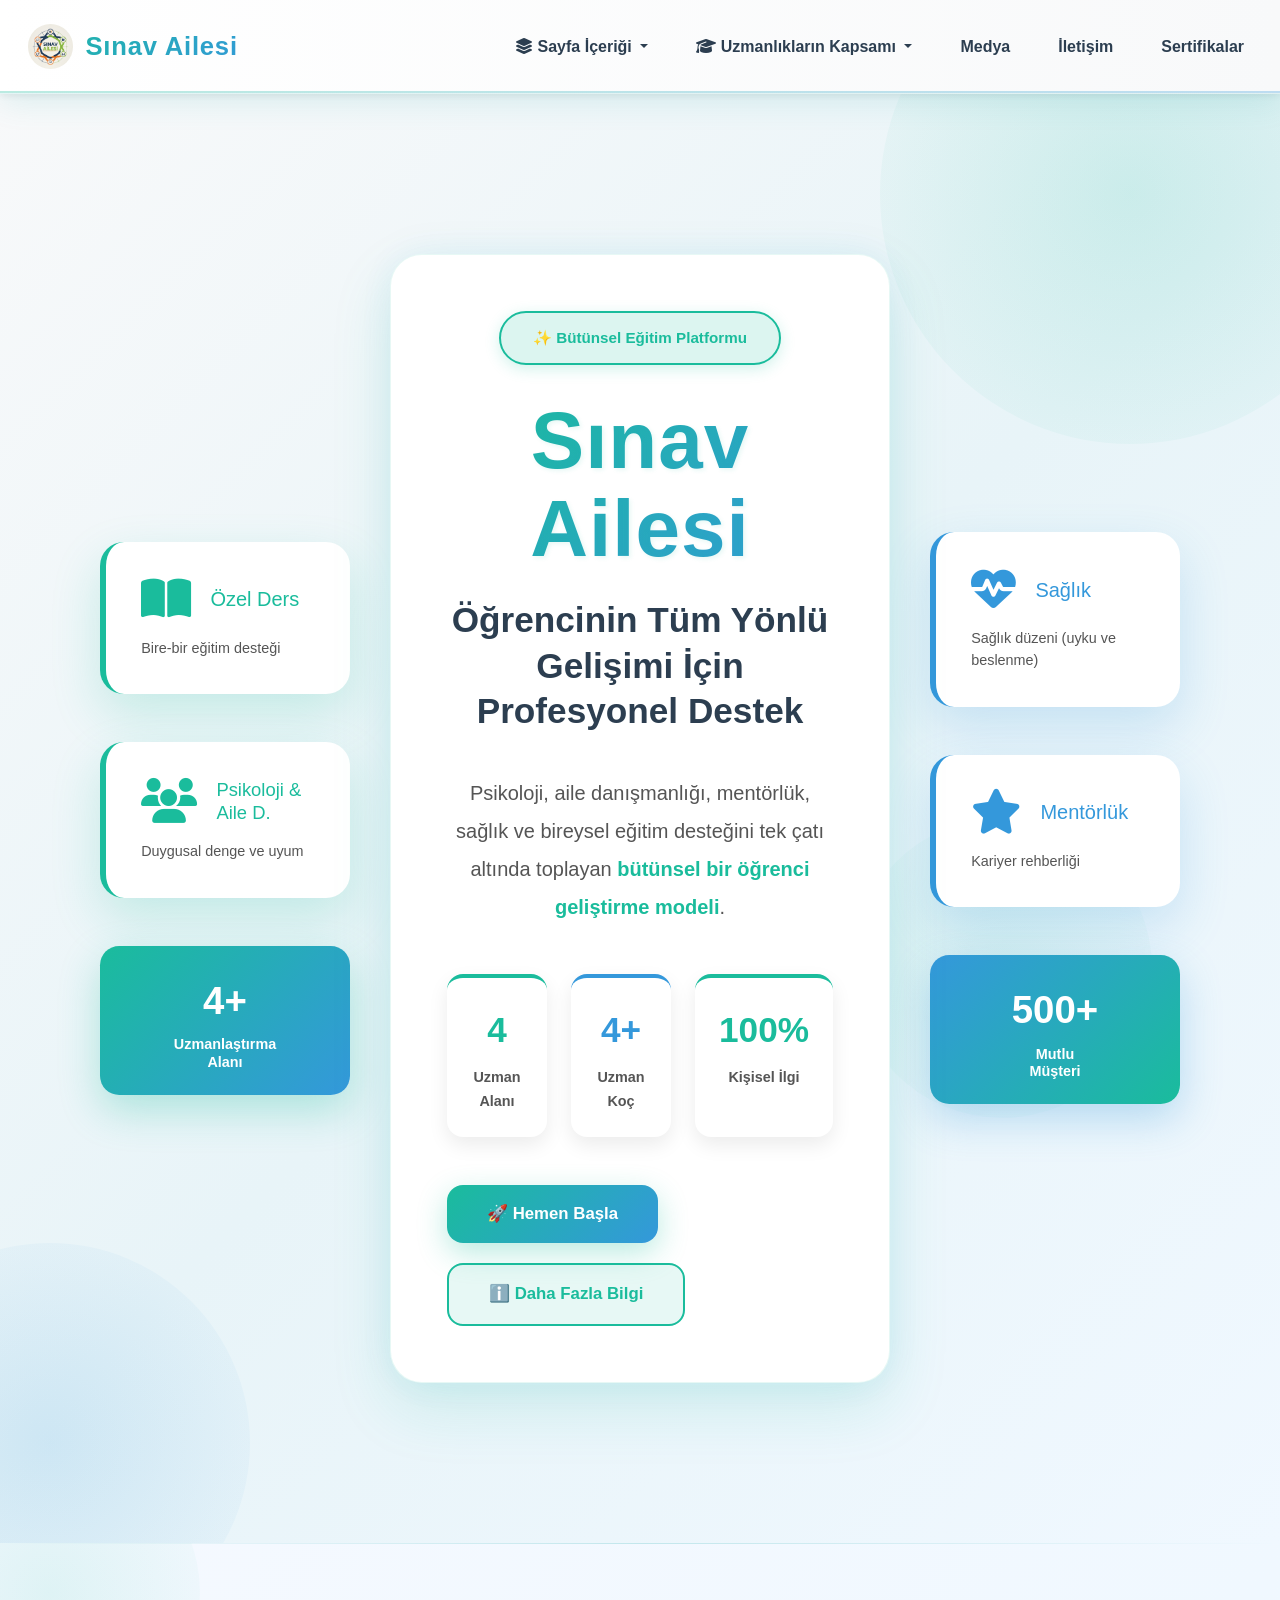
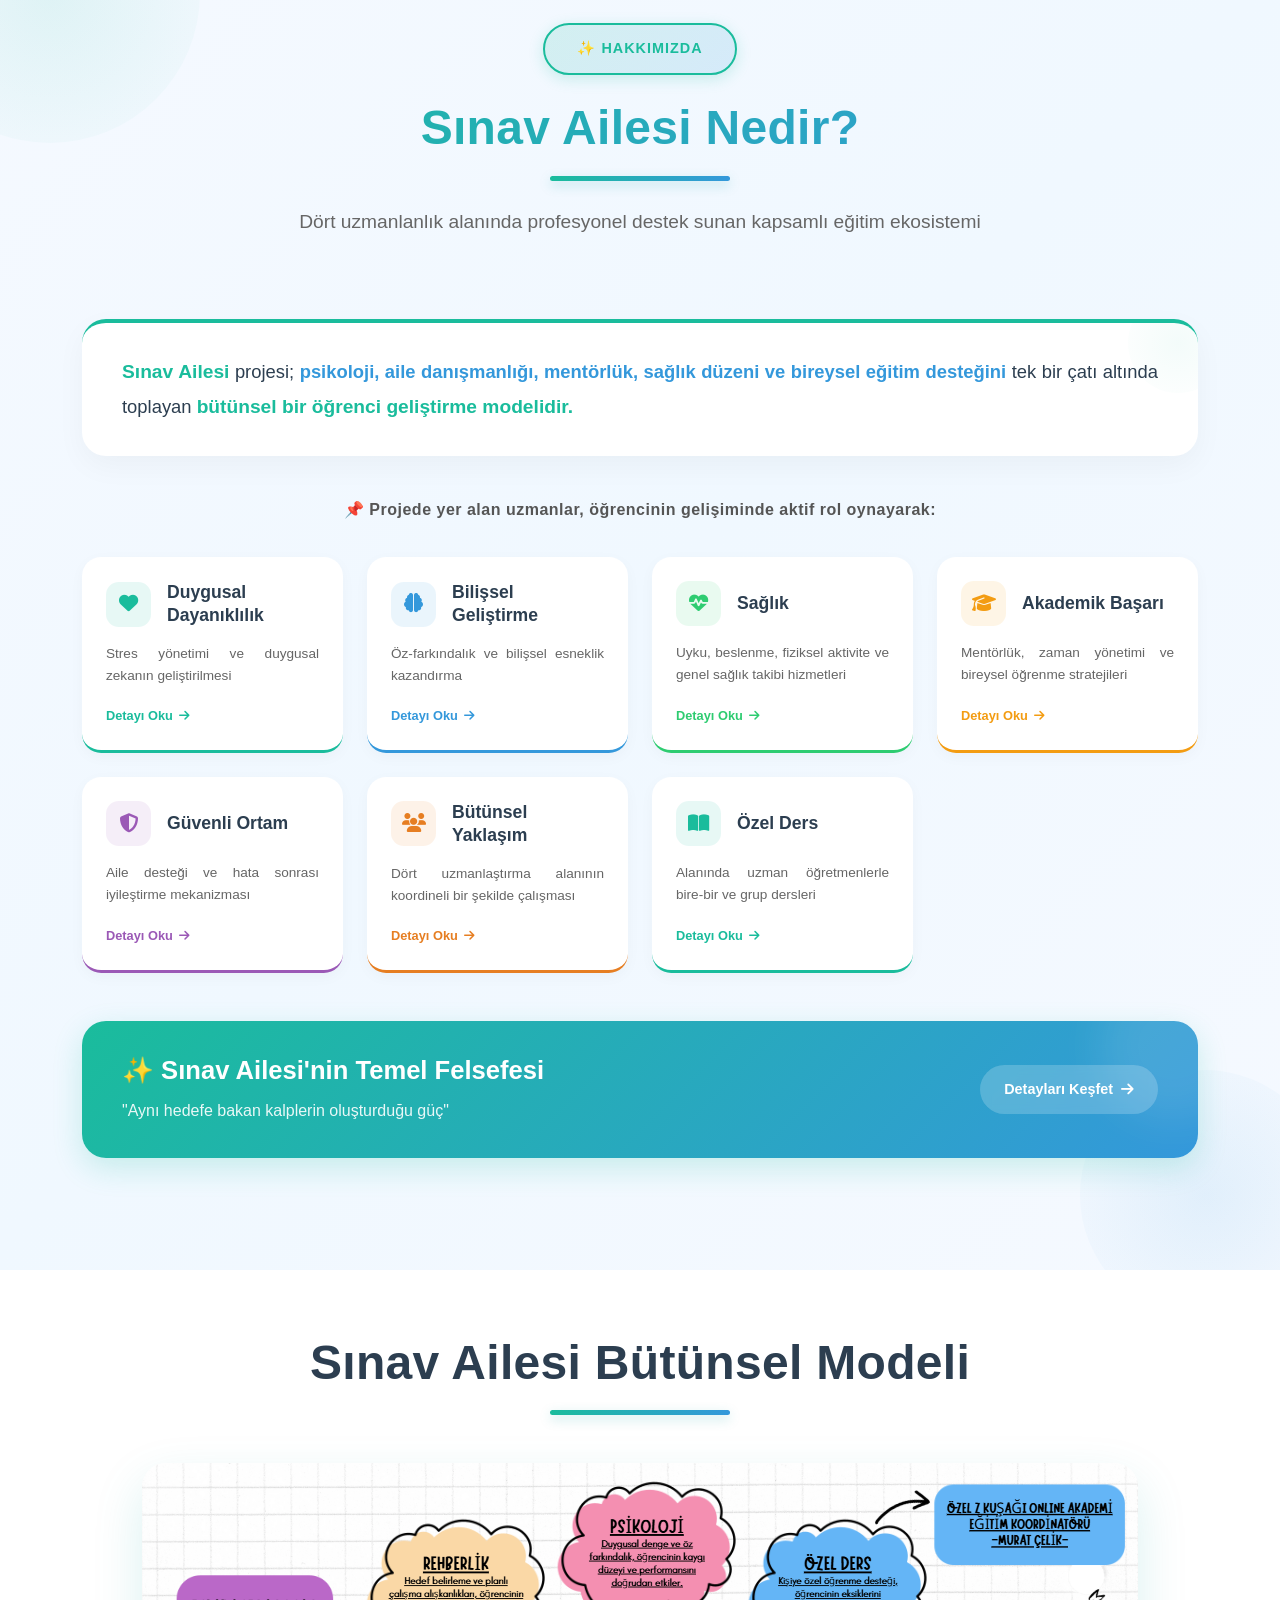
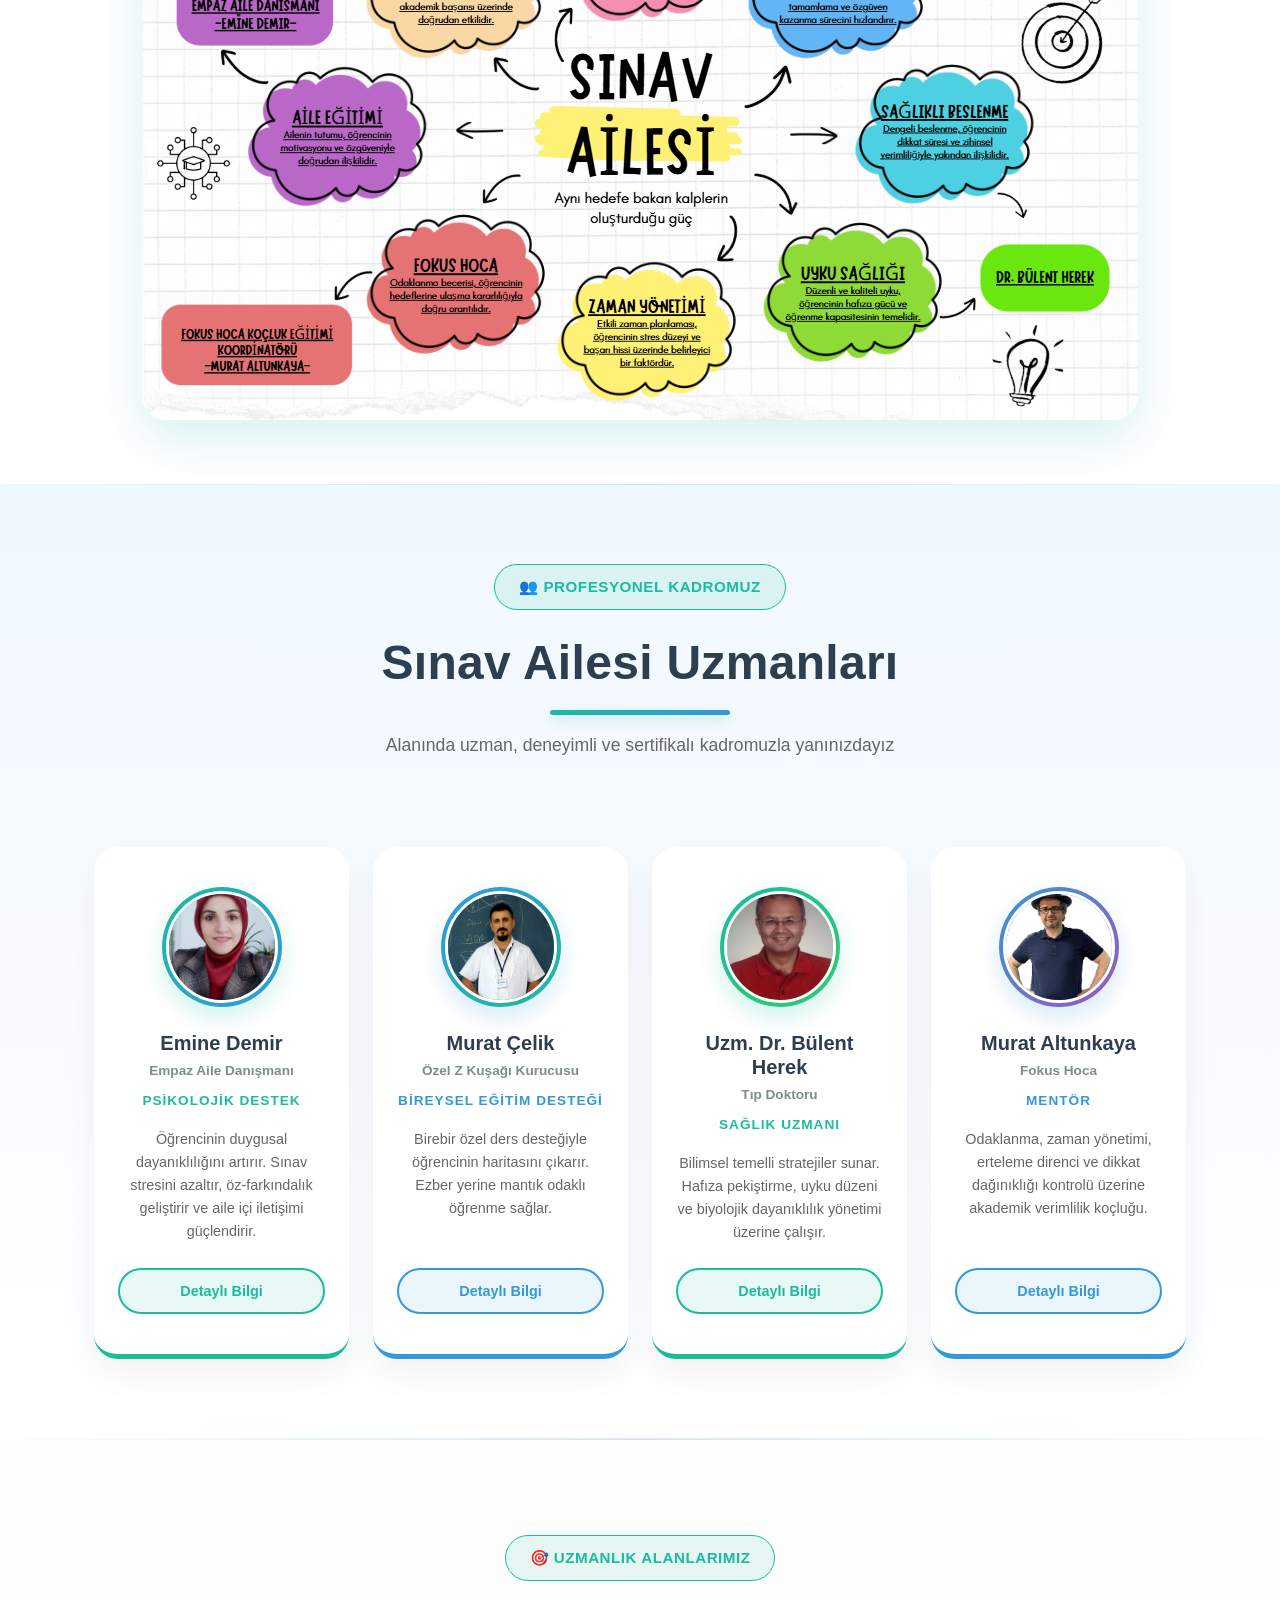
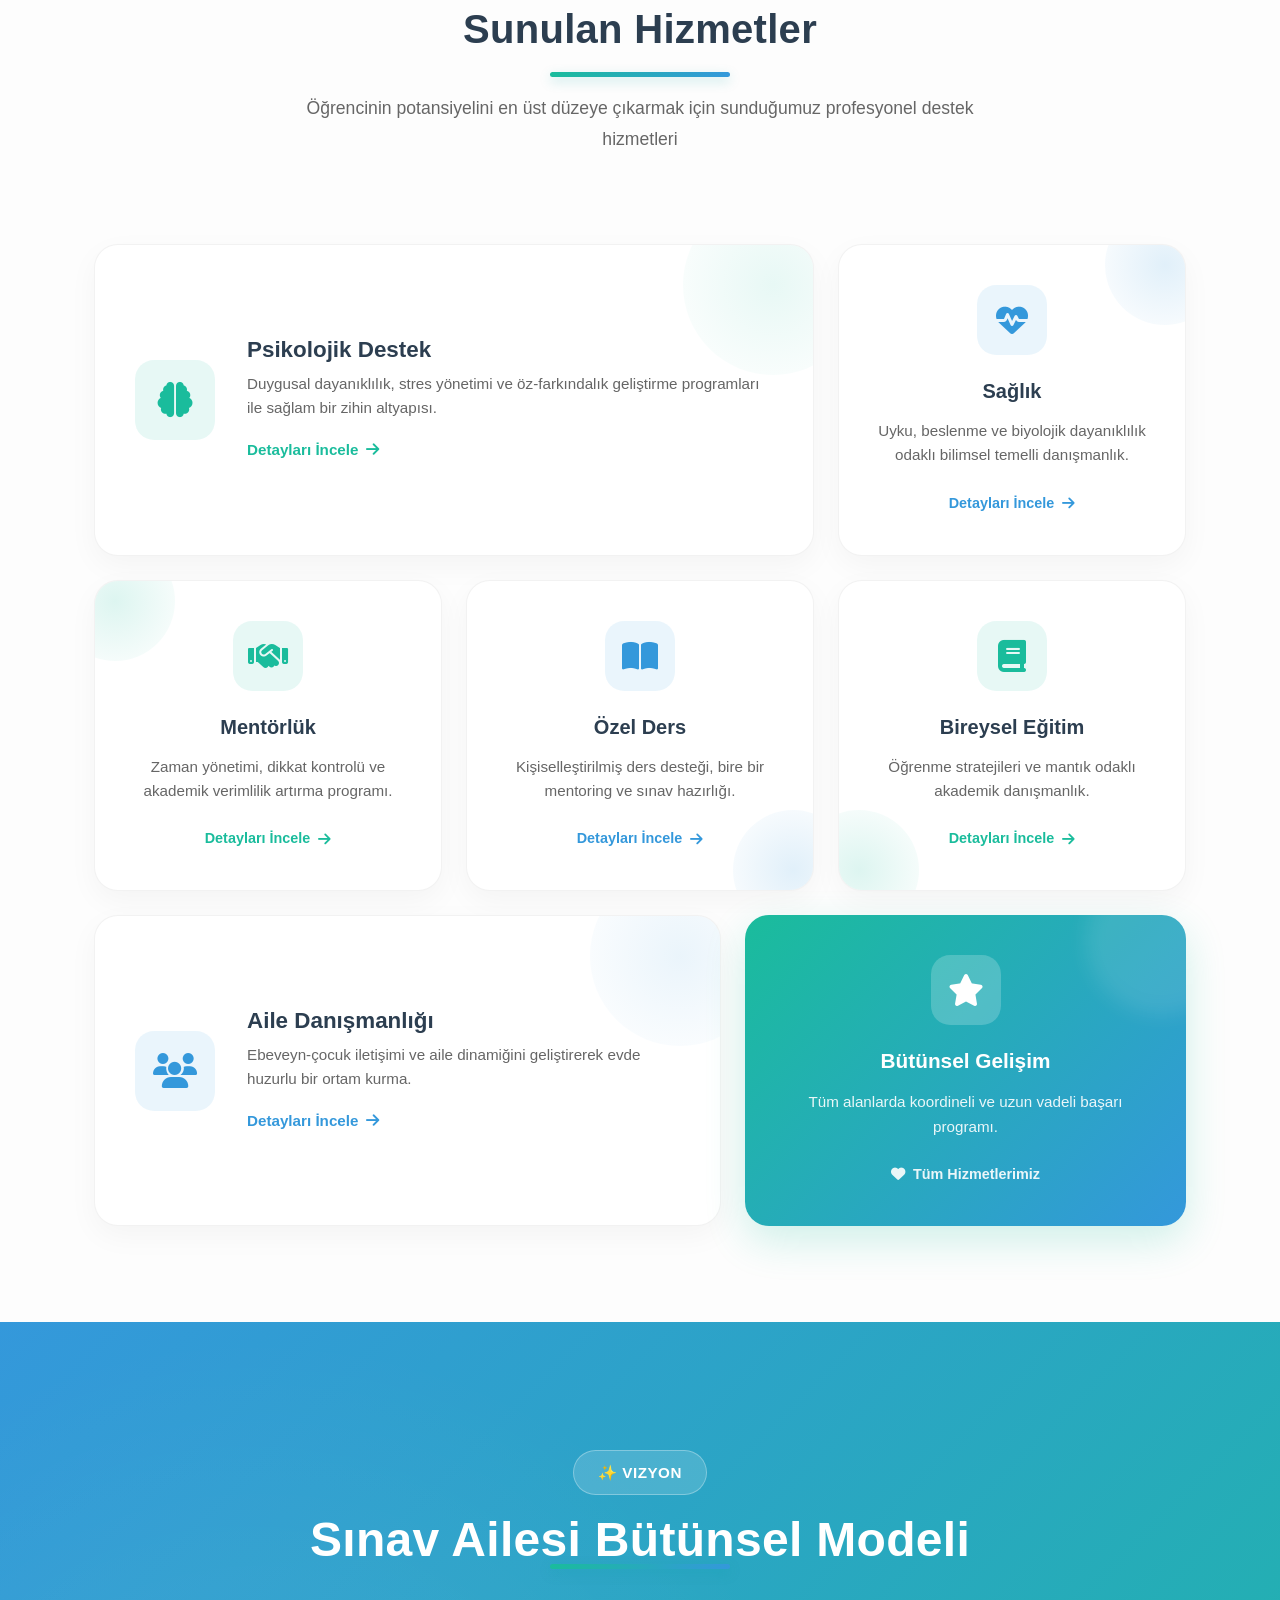
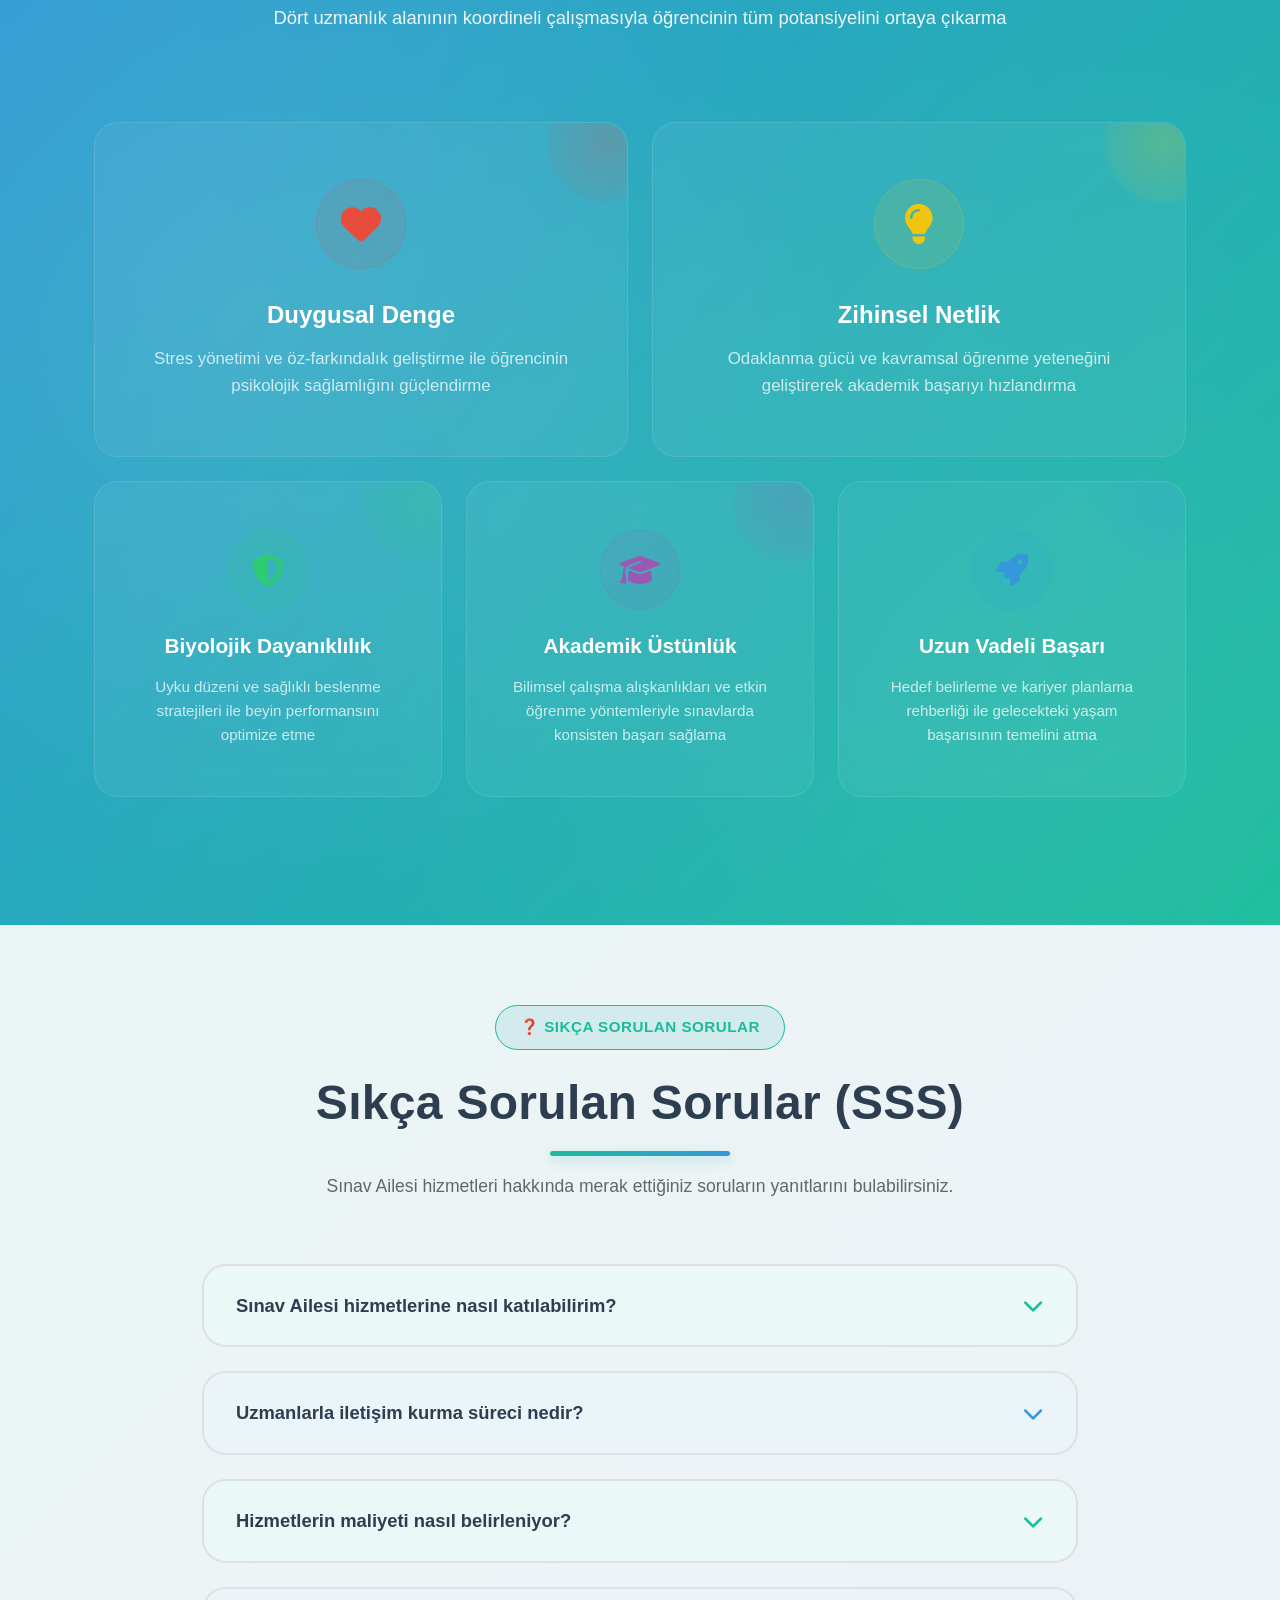
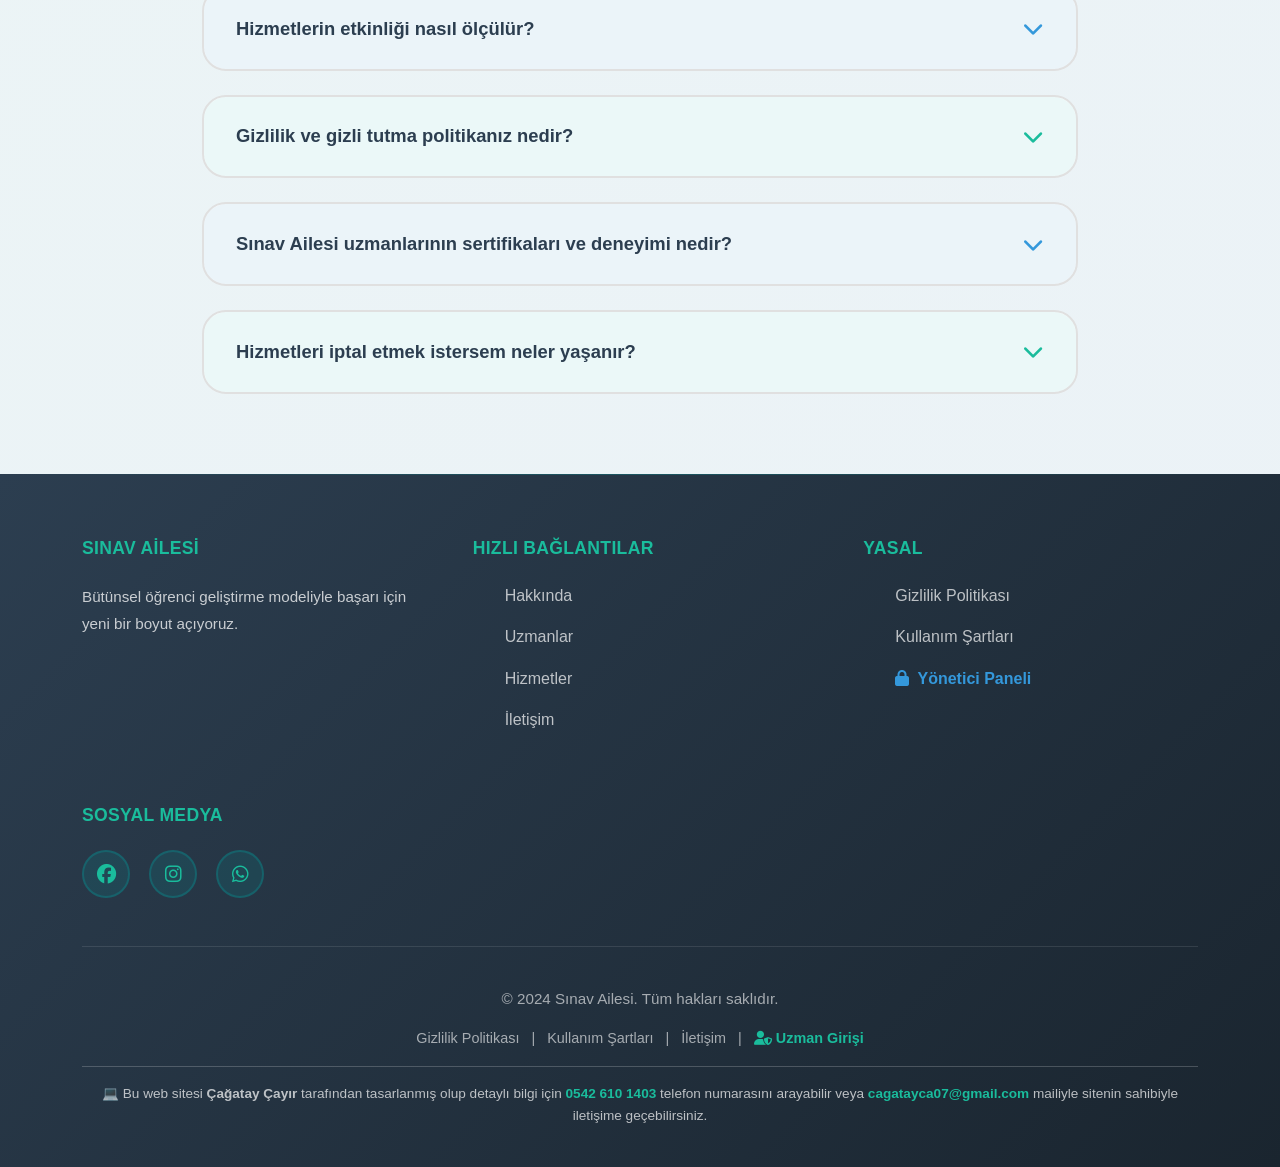
<file: index.html>
<!DOCTYPE html>
<html lang="tr">
<head>
    <link rel="icon" type="image/png" href="/favicon-96x96.png" sizes="96x96" />
    <link rel="icon" type="image/svg+xml" href="/favicon.svg" />
    <link rel="shortcut icon" href="/favicon.ico" />
    <link rel="apple-touch-icon" sizes="180x180" href="/apple-touch-icon.png" />
    <link rel="manifest" href="/site.webmanifest" />
    <meta charset="UTF-8">
    <meta name="viewport" content="width=device-width, initial-scale=1.0">
    <meta name="description" content="Sınav Ailesi - Bütünsel öğrenci geliştirme modeli. Psikoloji, danışmanlık, koçluk, beslenme ve eğitim desteği.">
    <meta name="keywords" content="sınav, öğrenci, danışmanlık, psikoloji, eğitim, koçluk">
    <meta name="author" content="Sınav Ailesi">
    <title>Sınav Ailesi | Bütünsel Öğrenci Geliştirme Modeli</title>
    <link rel="icon" type="image/x-icon" href="favicon.ico">
    <link href="https://cdn.jsdelivr.net/npm/bootstrap@5.3.0-alpha3/dist/css/bootstrap.min.css" rel="stylesheet">
    <link rel="stylesheet" href="https://cdnjs.cloudflare.com/ajax/libs/font-awesome/6.4.0/css/all.min.css">
    <link rel="stylesheet" href="styles.css">
    <style>
        /* Body Flexbox Layout */
        html, body {
            height: 100%;
        }

        body {
            display: flex;
            flex-direction: column;
        }

        body > section:not(.faq-section):not(:last-of-type),
        body > div:not(:last-of-type) {
            flex: 1 0 auto;
        }

        footer {
            flex-shrink: 0;
            margin-top: auto;
        }

        /* Navbar Responsive - use Bootstrap's built-in behavior (no forced overrides) */
        
        /* 1024px'te floating kartları yatay göster */
        @media (max-width: 1024px) {
            .hero-section .col-lg-3:first-of-type > div {
                flex-direction: row !important;
                gap: 0.8rem !important;
                height: auto !important;
            }
            
            .hero-section .col-lg-3:last-of-type > div {
                flex-direction: row !important;
                gap: 0.8rem !important;
                height: auto !important;
            }
            
            .hero-section .col-lg-3 > div > div {
                min-width: 160px !important;
            }
            
            .hero-section .col-lg-3 > div > div:nth-child(n+2) {
                margin-top: 0 !important;
            }
        }
        
        /* Hero Section Responsive */
        @media (max-width: 1200px) {
            .hero-section .col-lg-3 {
                display: none !important;
            }
            .hero-section .col-lg-6 {
                width: 100% !important;
                max-width: 100% !important;
                padding: 0 1.5rem !important;
            }
            .hero-section .row {
                padding: 2.5rem 1rem !important;
            }
        }
        
        @media (max-width: 1024px) {
            /* 1024px'de floating kartları yatay olarak göster (sol ve sağda) */
            .hero-section .col-lg-3 {
                display: block !important;
                width: auto !important;
                padding-right: 0.8rem !important;
                padding-left: 0.8rem !important;
            }
            
            .hero-section .col-lg-6 {
                width: auto !important;
                max-width: 100% !important;
                padding: 0 1rem !important;
                flex: 0 0 auto;
            }
            
            .hero-section .row {
                min-height: auto !important;
                padding: 2rem 0.5rem !important;
                gap: 0.5rem !important;
            }
            
            .hero-content {
                padding: 2rem 1.2rem !important;
            }
            
            .hero-title {
                font-size: 1.8rem !important;
            }
            
            .hero-subtitle {
                font-size: 1.1rem !important;
            }
            
            .hero-description {
                font-size: 0.95rem !important;
                margin-bottom: 2rem !important;
            }
            
            /* Kartları küçült 1024px'te */
            .hero-section .col-lg-3 > div > div {
                padding: 1.8rem !important;
            }
            
            .hero-section .col-lg-3 > div > div h3 {
                font-size: 1.1rem !important;
            }
            
            .hero-section .col-lg-3 > div > div p {
                font-size: 0.85rem !important;
            }
            
            .hero-section .col-lg-3 > div > div i {
                font-size: 2.2rem !important;
            }
            
            .hero-section .col-lg-3 > div > div > div:nth-child(3) {
                font-size: 1.8rem !important;
            }
            
            /* Statistics kartları 2 sütuna indir */
            div[style*="display: grid; grid-template-columns: repeat(3, 1fr)"] {
                grid-template-columns: repeat(2, 1fr) !important;
            }
            
            /* CTA butonları yanyana */
            .hero-cta {
                flex-direction: row !important;
                gap: 1rem !important;
                justify-content: center !important;
            }
            
            .hero-cta a {
                flex: 1;
                min-width: 140px !important;
            }
        }
        
        @media (max-width: 992px) {
            .hero-section .col-lg-3 {
                display: none !important;
            }
            .hero-section .col-lg-6 {
                width: 100% !important;
                max-width: 100% !important;
                padding: 0 1rem !important;
            }
            .hero-section .row {
                min-height: auto !important;
                padding: 2rem 1rem !important;
            }
            .hero-content {
                padding: 2.5rem 1.5rem !important;
            }
            .hero-title {
                font-size: 2.2rem !important;
            }
            .hero-subtitle {
                font-size: 1.2rem !important;
            }
        }
        
        @media (max-width: 768px) {
            /* Mobilde floating kartları üst ve alt bölüme dağıt */
            .hero-section .col-lg-3 {
                display: block !important;
                width: 100% !important;
                max-width: 100% !important;
            }
            
            .hero-section .row {
                flex-wrap: wrap;
                padding: 1.5rem 1rem !important;
            }
            
            .hero-section .col-lg-6 {
                width: 100% !important;
                padding: 0 !important;
                margin-bottom: 1.5rem !important;
                order: 2;
            }
            
            .hero-section .col-lg-3:nth-child(1) {
                order: 1;
                margin-bottom: 1rem !important;
            }
            
            .hero-section .col-lg-3:nth-child(3) {
                order: 3;
                margin-top: 1rem !important;
            }
            
            .hero-content {
                padding: 2rem 1.2rem !important;
                border-radius: 1.5rem !important;
            }
            
            .hero-title {
                font-size: 1.8rem !important;
            }
            
            .hero-subtitle {
                font-size: 1.05rem !important;
                margin-bottom: 1.5rem !important;
            }
            
            .hero-description {
                font-size: 0.9rem !important;
                margin-bottom: 1.5rem !important;
            }
            
            div[style*="display: grid; grid-template-columns: repeat(3, 1fr)"] {
                grid-template-columns: repeat(2, 1fr) !important;
                gap: 1rem !important;
                margin-bottom: 1.5rem !important;
            }
            
            div[style*="padding: 1.5rem; border-radius: 1rem"] {
                padding: 1.2rem !important;
            }
            
            div[style*="padding: 1.5rem; border-radius: 1rem"] h3 {
                font-size: 0.9rem !important;
            }
            
            div[style*="padding: 1.5rem; border-radius: 1rem"] p {
                font-size: 0.8rem !important;
            }
            
            div[style*="font-size: 2.2rem; font-weight: 900"] {
                font-size: 1.8rem !important;
            }
            
            .hero-cta {
                flex-direction: column !important;
                gap: 1rem !important;
            }
            
            .hero-cta a {
                width: 100% !important;
                text-align: center !important;
                padding: 0.9rem 1.5rem !important;
                font-size: 0.95rem !important;
            }
            
            /* Floating kartlar mobilde grid halinde göster */
            .hero-section .col-lg-3 > div {
                display: grid !important;
                grid-template-columns: repeat(auto-fit, minmax(140px, 1fr)) !important;
                gap: 1rem !important;
                flex-direction: row !important;
            }
            
            .hero-section .col-lg-3 > div > div {
                width: 100% !important;
                padding: 1.5rem !important;
            }
        }
        
        @media (max-width: 576px) {
            .hero-section {
                min-height: auto !important;
            }
            
            .hero-content {
                padding: 1.5rem 1rem !important;
            }
            
            .hero-title {
                font-size: 1.5rem !important;
                margin-bottom: 0.8rem !important;
            }
            
            .hero-subtitle {
                font-size: 0.95rem !important;
                margin-bottom: 1rem !important;
            }
            
            .hero-description {
                font-size: 0.85rem !important;
                margin-bottom: 1.2rem !important;
            }
            
            .hero-badge {
                padding: 0.6rem 1.5rem !important;
                font-size: 0.8rem !important;
                margin-bottom: 1.2rem !important;
            }
            
            div[style*="display: grid; grid-template-columns: repeat(3, 1fr)"] {
                grid-template-columns: 1fr !important;
                gap: 0.8rem !important;
                margin-bottom: 1.2rem !important;
            }
            
            div[style*="padding: 1.5rem; border-radius: 1rem"] {
                padding: 1rem !important;
            }
            
            div[style*="padding: 1.5rem; border-radius: 1rem"] h3 {
                font-size: 0.8rem !important;
            }
            
            div[style*="padding: 1.5rem; border-radius: 1rem"] p {
                font-size: 0.75rem !important;
            }
            
            div[style*="font-size: 2.2rem; font-weight: 900"] {
                font-size: 1.5rem !important;
            }
            
            .hero-cta a {
                padding: 0.8rem 1.2rem !important;
                font-size: 0.85rem !important;
                margin-bottom: 0.5rem !important;
            }
            
            /* Mobilde floating kartlar grid halinde göster */
            .hero-section .col-lg-3 > div {
                grid-template-columns: 1fr !important;
            }
            
            .hero-section .col-lg-3 > div > div {
                padding: 1.2rem !important;
            }
            
            .hero-section .col-lg-3 > div > div h3 {
                font-size: 0.95rem !important;
            }
            
            .hero-section .col-lg-3 > div > div p {
                font-size: 0.8rem !important;
            }
        }
        
        @media (max-width: 480px) {
            .hero-content {
                padding: 1.2rem 0.8rem !important;
            }
            
            .hero-title {
                font-size: 1.3rem !important;
                margin-bottom: 0.6rem !important;
            }
            
            .hero-subtitle {
                font-size: 0.85rem !important;
                margin-bottom: 0.8rem !important;
            }
            
            .hero-description {
                font-size: 0.8rem !important;
                line-height: 1.6 !important;
            }
            
            .hero-badge {
                padding: 0.5rem 1.2rem !important;
                font-size: 0.75rem !important;
                margin-bottom: 1rem !important;
            }
            
            div[style*="display: grid; grid-template-columns: repeat(3, 1fr)"] {
                grid-template-columns: 1fr !important;
            }
            
            .hero-cta a {
                padding: 0.7rem 1rem !important;
                font-size: 0.8rem !important;
            }
            
            .hero-section .col-lg-3 > div > div {
                padding: 1rem !important;
            }
        }

        /* Back to top button */
        .back-to-top {
            position: fixed;
            right: 20px;
            bottom: 28px;
            z-index: 1050;
            display: none;
            width: 48px;
            height: 48px;
            border-radius: 50%;
            align-items: center;
            justify-content: center;
            box-shadow: 0 6px 18px rgba(0,0,0,0.18);
        }

        /* FAQ Section Responsive */
        .faq-item-header:hover {
            background-color: rgba(0, 160, 160, 0.12) !important;
        }

        .faq-item.active .faq-item-header {
            background: linear-gradient(135deg, rgba(0, 160, 160, 0.12), rgba(0, 119, 182, 0.12)) !important;
            border-bottom: 2px solid #e0e0e0;
        }

        @media (max-width: 768px) {
            .faq-item-header {
                padding: 1.4rem 1.2rem !important;
            }

            .faq-item-header h3 {
                font-size: 1rem !important;
            }

            .faq-item-content p {
                font-size: 0.9rem !important;
                padding: 1.5rem 1.2rem !important;
            }
        }

        @media (max-width: 576px) {
            .faq-item-header {
                padding: 1.2rem 1rem !important;
            }

            .faq-item-header h3 {
                font-size: 0.95rem !important;
            }

            .faq-toggle-icon {
                font-size: 1.1rem !important;
            }

            .faq-item-content p {
                font-size: 0.85rem !important;
                padding: 1.2rem 1rem !important;
            }
        }
        
        /* Responsive Experts & Vision Section */
        @media (max-width: 992px) {
            div[style*="display: flex; align-items: center; gap: 2rem; background: white; padding: 2.5rem"] {
                flex-direction: column;
                text-align: center;
                gap: 1.5rem;
            }
            div[style*="width: 120px; height: 120px; flex-shrink: 0; border-radius: 1rem"] {
                width: 100px !important;
                height: 100px !important;
                margin: 0 auto;
            }
            div[style*="flex: 1; min-width: 200px"] {
                width: 100%;
            }
        }
        
        @media (max-width: 768px) {
            div[style*="display: flex; align-items: center; gap: 2rem; background: white; padding: 2.5rem"] {
                padding: 2rem 1.5rem !important;
            }
            div[style*="display: flex; align-items: center; gap: 2rem; background: rgba(255, 255, 255, 0.08"] {
                flex-direction: column;
                text-align: center;
                padding: 1.8rem 1.2rem !important;
                gap: 1.2rem;
            }
            h3[style*="font-size: 1.3rem"] {
                font-size: 1.1rem !important;
            }
            h3[style*="font-size: 1.4rem"] {
                font-size: 1.1rem !important;
            }
        }
        
        @media (max-width: 576px) {
            div[style*="display: flex; align-items: center; gap: 2rem"] {
                flex-direction: column;
                text-align: center;
                padding: 1.5rem 1rem !important;
                gap: 1rem !important;
            }
            div[style*="width: 120px; height: 120px"] {
                width: 85px !important;
                height: 85px !important;
            }
            div[style*="width: 80px; height: 80px; flex-shrink: 0"] {
                width: 65px !important;
                height: 65px !important;
                margin: 0 auto;
            }
            h3[style*="font-size: 1.3rem"] {
                font-size: 1rem !important;
            }
            p[style*="font-size: 1.05rem; font-weight: 700"] {
                font-size: 0.9rem !important;
            }
            p[style*="font-size: 0.95rem; line-height: 1.6"] {
                font-size: 0.8rem !important;
            }
            p[style*="font-size: 1rem; line-height: 1.6"] {
                font-size: 0.85rem !important;
            }
        }
        
        @media (max-width: 480px) {
            div[style*="display: flex; align-items: center; gap: 2rem"] {
                padding: 1.2rem 0.8rem !important;
                gap: 0.8rem !important;
                margin: 0 -0.5rem;
            }
            div[style*="width: 120px; height: 120px"] {
                width: 75px !important;
                height: 75px !important;
            }
            div[style*="width: 80px; height: 80px"] {
                width: 60px !important;
                height: 60px !important;
            }
            h3[style*="font-size: 1.3rem"],
            h3[style*="font-size: 1.4rem"] {
                font-size: 0.95rem !important;
            }

            /* About Section Responsive */
            .about-features {
                gap: 1.8rem !important;
            }

            .feature-card {
                padding: 1.8rem !important;
            }

            .feature-card h4 {
                font-size: 1.05rem !important;
            }

            .feature-card p {
                font-size: 0.85rem !important;
            }

            .feature-card div[style*="width: 70px"] {
                width: 60px !important;
                height: 60px !important;
            }

            .feature-card i {
                font-size: 1.8rem !important;
            }
        }

        @media (max-width: 768px) {
            /* About Section Extra Small Screens */
            .about-features {
                grid-template-columns: 1fr !important;
                gap: 1.2rem !important;
            }

            .feature-card {
                padding: 1.5rem !important;
                margin-bottom: 0.5rem !important;
            }

            .feature-card h4 {
                font-size: 0.95rem !important;
                margin-bottom: 0.6rem !important;
            }

            .feature-card p {
                font-size: 0.8rem !important;
                line-height: 1.5rem !important;
            }

            .about-content {
                max-width: 100% !important;
                padding: 0 1rem !important;
            }

            .about-content > div {
                padding: 2rem 1.5rem !important;
            }
        }

        @media (max-width: 576px) {
            .about-features {
                grid-template-columns: 1fr !important;
                gap: 1rem !important;
                margin-bottom: 2rem !important;
            }

            .feature-card {
                padding: 1.2rem !important;
            }

            .feature-card h4 {
                font-size: 0.9rem !important;
            }

            .feature-card p {
                font-size: 0.75rem !important;
            }

            .about-content > div {
                padding: 1.5rem 1rem !important;
                margin-bottom: 2rem !important;
            }

            .about-content > div p {
                font-size: 0.9rem !important;
            }
        }
    </style>
</head>
<body>
    <!-- Navbar -->
    <nav class="navbar navbar-expand-xl navbar-dark sticky-top">
        <div class="container-fluid">
            <a class="navbar-brand d-flex align-items-center" href="index.html">
                <img src="images/logo.jpg" alt="Sınav Ailesi" style="height: 45px; margin-right: 0.75rem; border-radius: 50%;">
                <span>Sınav Ailesi</span>
            </a>
            <button class="navbar-toggler" type="button" data-bs-toggle="collapse" data-bs-target="#navbarNav" aria-controls="navbarNav" aria-expanded="false" aria-label="Toggle navigation">
                <span class="navbar-toggler-icon"></span>
            </button>
            <div class="collapse navbar-collapse" id="navbarNav">
                <ul class="navbar-nav ms-auto">
                    <li class="nav-item dropdown">
                        <a class="nav-link dropdown-toggle" href="#" id="contentDropdown" role="button" data-bs-toggle="dropdown" aria-expanded="false">
                            <i class="fas fa-layer-group"></i> Sayfa İçeriği
                        </a>
                        <ul class="dropdown-menu" aria-labelledby="contentDropdown">
                            <li><a class="dropdown-item" href="#home">Ana Sayfa</a></li>
                            <li><a class="dropdown-item" href="#about">Hakkında</a></li>
                            <li><a class="dropdown-item" href="#experts">Uzmanlar</a></li>
                            <li><a class="dropdown-item" href="#services">Hizmetler</a></li>
                            <li><a class="dropdown-item" href="#faq">SSS</a></li>
                        </ul>
                    </li>
                    <li class="nav-item dropdown">
                        <a class="nav-link dropdown-toggle" href="#" id="navbarDropdown" role="button" data-bs-toggle="dropdown" aria-expanded="false">
                            <i class="fas fa-graduation-cap"></i> Uzmanlıkların Kapsamı
                        </a>
                        <ul class="dropdown-menu" aria-labelledby="navbarDropdown">
                            <li><a class="dropdown-item" href="psikoloji.html"><i class="fas fa-brain"></i> Psikolojik Destek</a></li>
                            <li><a class="dropdown-item" href="saglik.html"><i class="fas fa-heartbeat"></i> Sağlık</a></li>
                            <li><a class="dropdown-item" href="mentorlik.html"><i class="fas fa-handshake"></i> Mentörlük Programı</a></li>
                            <li><a class="dropdown-item" href="ozelders.html"><i class="fas fa-book-open"></i> Özel Ders</a></li>
                            <li><a class="dropdown-item" href="egitim.html"><i class="fas fa-book"></i> Bireysel Eğitim</a></li>
                            <li><hr class="dropdown-divider"></li>
                            <li><a class="dropdown-item" href="ailedanismanligi.html"><i class="fas fa-users"></i> Aile Danışmanlığı</a></li>
                        </ul>
                    </li>
                    <li class="nav-item"><a class="nav-link" href="medya.html">Medya</a></li>
                    <li class="nav-item"><a class="nav-link" href="iletisim.html">İletişim</a></li>
                    <li class="nav-item"><a class="nav-link" href="sertifikalar.html">Sertifikalar</a></li>
                </ul>
            </div>
        </div>
    </nav>

    <!-- Hero Section -->
    <section class="hero-section" id="home" style="min-height: 100vh; display: flex; align-items: center; justify-content: center; position: relative; overflow: hidden; background: linear-gradient(135deg, #f8f9fa 0%, #e8f4f8 50%, #f0f8ff 100%);">
        <!-- Animated Background Elements -->
        <div style="position: absolute; top: -150px; right: -100px; width: 500px; height: 500px; background: radial-gradient(circle, rgba(26, 188, 156, 0.15), transparent); border-radius: 50%; animation: float 6s ease-in-out infinite;"></div>
        <div style="position: absolute; bottom: -100px; left: -150px; width: 400px; height: 400px; background: radial-gradient(circle, rgba(52, 152, 219, 0.15), transparent); border-radius: 50%; animation: float 8s ease-in-out infinite reverse;"></div>
        <div style="position: absolute; top: 50%; right: 10%; width: 300px; height: 300px; background: radial-gradient(circle, rgba(26, 188, 156, 0.1), transparent); border-radius: 50%; animation: float 7s ease-in-out infinite;"></div>
        
        <div class="container-fluid" style="position: relative; z-index: 2;">
            <div class="row align-items-center justify-content-center g-3" style="min-height: 100vh; padding: 4rem 1.5rem;">
                <!-- Sol Floating Kartlar -->
                <div class="col-lg-3 d-none d-lg-block" style="animation: slideInLeft 0.8s ease-out; padding-right: 1rem; display: flex !important; align-items: center; justify-content: center;">
                    <div style="position: relative; width: 100%; display: flex; flex-direction: column; justify-content: center; align-items: center; gap: 2rem;">
                        <!-- Sol Floating Card 1: Özel Ders -->
                        <a href="#model-section" style="display: block; text-decoration: none; color: inherit; cursor: pointer; background: white; padding: 2.2rem; border-radius: 1.5rem; box-shadow: 0 20px 50px rgba(26, 188, 156, 0.2); width: 100%; max-width: 260px; border-left: 6px solid #1abc9c; animation: float 3s ease-in-out infinite;">
                            <div style="display: flex; align-items: center; gap: 1.2rem; margin-bottom: 1rem;">
                                <i class="fas fa-book-open" style="font-size: 2.8rem; color: #1abc9c;"></i>
                                <h3 style="margin: 0; color: #1abc9c; font-size: 1.25rem;">Özel Ders</h3>
                            </div>
                            <p style="color: #555; font-size: 0.9rem; margin: 0; line-height: 1.5;">Bire-bir eğitim desteği</p>
                        </a>
                        
                        <!-- Sol Floating Card 2: Psikoloji ve Aile Danışmanlığı -->
                        <a href="#model-section" style="display: block; text-decoration: none; color: inherit; cursor: pointer; background: white; padding: 2.2rem; border-radius: 1.5rem; box-shadow: 0 20px 50px rgba(26, 188, 156, 0.2); width: 100%; max-width: 260px; border-left: 6px solid #1abc9c; animation: float 4s ease-in-out infinite; margin-top: 1rem;">
                            <div style="display: flex; align-items: center; gap: 1.2rem; margin-bottom: 1rem;">
                                <i class="fas fa-users" style="font-size: 2.8rem; color: #1abc9c;"></i>
                                <h3 style="margin: 0; color: #1abc9c; font-size: 1.15rem; line-height: 1.3;">Psikoloji & Aile D.</h3>
                            </div>
                            <p style="color: #555; font-size: 0.9rem; margin: 0; line-height: 1.5;">Duygusal denge ve uyum</p>
                        </a>
                        
                        <!-- Sol Stat Badge -->
                        <a href="#model-section" style="display: block; text-decoration: none; color: inherit; cursor: pointer; background: linear-gradient(135deg, #1abc9c 0%, #3498db 100%); color: white; padding: 1.5rem; border-radius: 1.2rem; box-shadow: 0 15px 40px rgba(26, 188, 156, 0.3); text-align: center; animation: float 3.2s ease-in-out infinite; width: 100%; max-width: 260px; margin-top: 1rem;">
                            <div style="font-size: 2.4rem; font-weight: 900; margin-bottom: 0.3rem;">4+</div>
                            <p style="font-size: 0.9rem; font-weight: 700; margin: 0; line-height: 1.2;">Uzmanlaştırma<br>Alanı</p>
                        </a>
                    </div>
                </div>

                <!-- Orta Metin Kısmı -->
                <div class="col-lg-6" style="margin-bottom: 0; padding: 0 1.5rem; display: flex; align-items: center; justify-content: center;">
                    <div class="hero-content" style="animation: slideInLeft 0.8s ease-out; background: white; padding: 3.5rem; border-radius: 2rem; box-shadow: 0 25px 60px rgba(26, 188, 156, 0.15), 0 0 40px rgba(52, 152, 219, 0.08); backdrop-filter: blur(10px); border: 1px solid rgba(26, 188, 156, 0.1); text-align: center;">
                        <div class="hero-badge" style="display: inline-block; background: rgba(26, 188, 156, 0.15); color: #1abc9c; padding: 0.8rem 2rem; border-radius: 50px; font-weight: 700; font-size: 0.95rem; margin-bottom: 2rem; border: 2px solid #1abc9c; box-shadow: 0 4px 15px rgba(26, 188, 156, 0.2); transition: all 0.3s ease;">
                            ✨ Bütünsel Eğitim Platformu
                        </div>
                        
                        <h1 class="hero-title" style="font-size: clamp(2.5rem, 8vw, 5rem); font-weight: 900; line-height: 1.1; margin-bottom: 1.5rem; color: #1abc9c; text-shadow: 2px 2px 4px rgba(26, 188, 156, 0.1);">
                            Sınav Ailesi
                        </h1>
                        
                        <h2 class="hero-subtitle" style="font-size: clamp(1.3rem, 4vw, 2.2rem); font-weight: 800; color: #2c3e50; margin-bottom: 2.5rem; line-height: 1.3;">
                            Öğrencinin Tüm Yönlü Gelişimi İçin<br>Profesyonel Destek
                        </h2>
                        
                        <p class="hero-description" style="font-size: clamp(1rem, 2vw, 1.25rem); color: #555; line-height: 1.9; margin-bottom: 3rem; max-width: 650px; font-weight: 500; margin-left: auto; margin-right: auto;">
                            Psikoloji, aile danışmanlığı, mentörlük, sağlık ve bireysel eğitim desteğini tek çatı altında toplayan <strong style="color: #1abc9c;">bütünsel bir öğrenci geliştirme modeli</strong>.
                        </p>
                        
                        <!-- Statistics Cards -->
                        <div style="display: grid; grid-template-columns: repeat(3, 1fr); gap: 1.5rem; margin-bottom: 3rem; margin-left: auto; margin-right: auto; max-width: 600px;">
                            <div style="background: white; padding: 1.5rem; border-radius: 1rem; box-shadow: 0 8px 20px rgba(0, 0, 0, 0.08); text-align: center; border-top: 4px solid #1abc9c; transition: all 0.3s ease;" onmouseover="this.style.transform='translateY(-5px)'; this.style.boxShadow='0 12px 35px rgba(26, 188, 156, 0.2)'" onmouseout="this.style.transform='translateY(0)'; this.style.boxShadow='0 8px 20px rgba(0, 0, 0, 0.08)'">
                                <div style="font-size: 2.2rem; font-weight: 900; color: #1abc9c; margin-bottom: 0.5rem;">4</div>
                                <p style="color: #555; font-size: 0.9rem; font-weight: 600; margin: 0;">Uzman Alanı</p>
                            </div>
                            <div style="background: white; padding: 1.5rem; border-radius: 1rem; box-shadow: 0 8px 20px rgba(0, 0, 0, 0.08); text-align: center; border-top: 4px solid #3498db; transition: all 0.3s ease;" onmouseover="this.style.transform='translateY(-5px)'; this.style.boxShadow='0 12px 35px rgba(52, 152, 219, 0.2)'" onmouseout="this.style.transform='translateY(0)'; this.style.boxShadow='0 8px 20px rgba(0, 0, 0, 0.08)'">
                                <div style="font-size: 2.2rem; font-weight: 900; color: #3498db; margin-bottom: 0.5rem;">4+</div>
                                <p style="color: #555; font-size: 0.9rem; font-weight: 600; margin: 0;">Uzman Koç</p>
                            </div>
                            <div style="background: white; padding: 1.5rem; border-radius: 1rem; box-shadow: 0 8px 20px rgba(0, 0, 0, 0.08); text-align: center; border-top: 4px solid #1abc9c; transition: all 0.3s ease;" onmouseover="this.style.transform='translateY(-5px)'; this.style.boxShadow='0 12px 35px rgba(26, 188, 156, 0.2)'" onmouseout="this.style.transform='translateY(0)'; this.style.boxShadow='0 8px 20px rgba(0, 0, 0, 0.08)'">
                                <div style="font-size: 2.2rem; font-weight: 900; color: #1abc9c; margin-bottom: 0.5rem;">100%</div>
                                <p style="color: #555; font-size: 0.9rem; font-weight: 600; margin: 0;">Kişisel İlgi</p>
                            </div>
                        </div>
                        
                        <div class="hero-cta" style="display: flex; flex-wrap: wrap; gap: 1.2rem;">
                            <a href="iletisim.html" class="btn-primary" style="background: linear-gradient(135deg, #1abc9c 0%, #3498db 100%); color: white; padding: 1rem 2.5rem; border-radius: 1rem; text-decoration: none; font-weight: 700; display: inline-block; transition: all 0.3s cubic-bezier(0.34, 1.56, 0.64, 1); box-shadow: 0 10px 30px rgba(26, 188, 156, 0.3); font-size: 1.05rem; cursor: pointer; border: none;" onmouseover="this.style.transform='translateY(-3px)'; this.style.boxShadow='0 15px 45px rgba(26, 188, 156, 0.4)'" onmouseout="this.style.transform='translateY(0)'; this.style.boxShadow='0 10px 30px rgba(26, 188, 156, 0.3)'">
                                🚀 Hemen Başla
                            </a>
                            <a href="#services" class="btn-secondary" style="background: rgba(26, 188, 156, 0.1); color: #1abc9c; padding: 1rem 2.5rem; border: 2.5px solid #1abc9c; border-radius: 1rem; text-decoration: none; font-weight: 700; display: inline-block; transition: all 0.3s cubic-bezier(0.34, 1.56, 0.64, 1); font-size: 1.05rem; cursor: pointer;" onmouseover="this.style.background='#1abc9c'; this.style.color='white'" onmouseout="this.style.background='rgba(26, 188, 156, 0.1)'; this.style.color='#1abc9c'">
                                ℹ️ Daha Fazla Bilgi
                            </a>
                        </div>
                    </div>
                </div>

                <!-- Sağ Floating Kartlar -->
                <div class="col-lg-3 d-none d-lg-block" style="animation: slideInRight 0.8s ease-out; padding-left: 1rem; display: flex !important; align-items: center; justify-content: center;">
                    <div style="position: relative; width: 100%; display: flex; flex-direction: column; justify-content: center; align-items: center; gap: 2rem;">
                        <!-- Sağ Floating Card 1: Beslenme -->
                        <a href="#model-section" style="display: block; text-decoration: none; color: inherit; cursor: pointer; background: white; padding: 2.2rem; border-radius: 1.5rem; box-shadow: 0 20px 50px rgba(52, 152, 219, 0.2); width: 100%; max-width: 260px; border-left: 6px solid #3498db; animation: float 3.5s ease-in-out infinite reverse;">
                            <div style="display: flex; align-items: center; gap: 1.2rem; margin-bottom: 1rem;">
                                <i class="fas fa-heartbeat" style="font-size: 2.8rem; color: #3498db;"></i>
                                <h3 style="margin: 0; color: #3498db; font-size: 1.25rem;">Sağlık</h3>
                            </div>
                            <p style="color: #555; font-size: 0.9rem; margin: 0; line-height: 1.5;">Sağlık düzeni (uyku ve beslenme)</p>
                        </a>
                        
                        <!-- Sağ Floating Card 2: Mentörlük -->
                        <a href="#model-section" style="display: block; text-decoration: none; color: inherit; cursor: pointer; background: white; padding: 2.2rem; border-radius: 1.5rem; box-shadow: 0 20px 50px rgba(52, 152, 219, 0.2); width: 100%; max-width: 260px; border-left: 6px solid #3498db; animation: float 4.5s ease-in-out infinite reverse; margin-top: 1rem;">
                            <div style="display: flex; align-items: center; gap: 1.2rem; margin-bottom: 1rem;">
                                <i class="fas fa-star" style="font-size: 2.8rem; color: #3498db;"></i>
                                <h3 style="margin: 0; color: #3498db; font-size: 1.25rem;">Mentörlük</h3>
                            </div>
                            <p style="color: #555; font-size: 0.9rem; margin: 0; line-height: 1.5;">Kariyer rehberliği</p>
                        </a>
                        
                        <!-- Sağ Stat Badge -->
                        <a href="#model-section" style="display: block; text-decoration: none; color: inherit; cursor: pointer; background: linear-gradient(135deg, #3498db 0%, #1abc9c 100%); color: white; padding: 1.5rem; border-radius: 1.2rem; box-shadow: 0 15px 40px rgba(52, 152, 219, 0.3); text-align: center; animation: float 3.8s ease-in-out infinite reverse; width: 100%; max-width: 260px; margin-top: 1rem;">
                            <div style="font-size: 2.4rem; font-weight: 900; margin-bottom: 0.3rem;">500+</div>
                            <p style="font-size: 0.9rem; font-weight: 700; margin: 0; line-height: 1.2;">Mutlu<br>Müşteri</p>
                        </a>
                    </div>
                </div>
            </div>
        </div>
        
        <style>
            @keyframes slideInLeft {
                from {
                    opacity: 0;
                    transform: translateX(-100px);
                }
                to {
                    opacity: 1;
                    transform: translateX(0);
                }
            }
            @keyframes slideInRight {
                from {
                    opacity: 0;
                    transform: translateX(100px);
                }
                to {
                    opacity: 1;
                    transform: translateX(0);
                }
            }
            @keyframes float {
                0%, 100% {
                    transform: translateY(0px);
                }
                50% {
                    transform: translateY(-20px);
                }
            }
        </style>
    </section>

                        <style>
                            .btn-primary:hover {
                                transform: translateY(-3px);
                                box-shadow: 0 16px 40px rgba(0, 160, 160, 0.3);
                            }
                            .btn-secondary:hover {
                                background: rgba(0, 160, 160, 0.08);
                                transform: translateY(-3px);
                            }
                        </style>
                        
                       

    <!-- About Section -->
    <section class="about-section" id="about" style="background: linear-gradient(135deg, #f5f9ff 0%, #f0f8ff 50%, #f5f9ff 100%); padding: 5rem 2rem; position: relative; overflow: hidden;">
        <!-- Animated Background Elements -->
        <div style="position: absolute; top: -100px; left: -100px; width: 300px; height: 300px; background: radial-gradient(circle, rgba(26, 188, 156, 0.1), transparent); border-radius: 50%; animation: float 6s ease-in-out infinite;"></div>
        <div style="position: absolute; bottom: -50px; right: -50px; width: 250px; height: 250px; background: radial-gradient(circle, rgba(52, 152, 219, 0.1), transparent); border-radius: 50%; animation: float 8s ease-in-out infinite reverse;"></div>
        
        <div class="container" style="position: relative; z-index: 2;">
            <div style="text-align: center; margin-bottom: 5rem;">
                <span style="display: inline-block; padding: 0.8rem 2rem; background: linear-gradient(135deg, rgba(26, 188, 156, 0.15), rgba(52, 152, 219, 0.15)); border: 2px solid #1abc9c; border-radius: 3rem; color: #1abc9c; font-weight: 800; font-size: 0.9rem; letter-spacing: 1px; text-transform: uppercase; box-shadow: 0 4px 15px rgba(26, 188, 156, 0.2);">
                    ✨ HAKKIMIZDA
                </span>
                <h2 class="section-title" style="margin-top: 1.5rem; margin-bottom: 0; font-size: 3rem; font-weight: 900; background: linear-gradient(135deg, #1abc9c, #3498db); -webkit-background-clip: text; -webkit-text-fill-color: transparent; background-clip: text;">Sınav Ailesi Nedir?</h2>
                <p style="font-size: 1.2rem; color: #666; margin-top: 1.5rem; max-width: 800px; margin-left: auto; margin-right: auto; font-weight: 500; line-height: 1.8;">
                    Dört uzmanlanlık alanında profesyonel destek sunan kapsamlı eğitim ekosistemi
                </p>
            </div>

            <div class="about-content" style="max-width: 1200px; margin: 0 auto;">
                <div style="background: white; padding: 2rem 2.5rem; border-radius: 1.5rem; box-shadow: 0 10px 30px rgba(0, 0, 0, 0.04); margin-bottom: 2.5rem; border-top: 4px solid #1abc9c; position: relative; overflow: hidden;">
                    <div style="position: absolute; top: -30px; right: -30px; width: 100px; height: 100px; background: radial-gradient(circle, rgba(26, 188, 156, 0.05), transparent); border-radius: 50%;"></div>
                    <p style="font-size: 1.15rem; line-height: 1.8; color: #2c3e50; margin-bottom: 0; position: relative; z-index: 1;">
                        <strong style="color: #1abc9c; font-size: 1.2rem;">Sınav Ailesi</strong> projesi; <strong style="color: #3498db;">psikoloji, aile danışmanlığı, mentörlük, sağlık düzeni ve bireysel eğitim desteğini</strong> tek bir çatı altında toplayan <strong style="color: #1abc9c; font-size: 1.2rem;">bütünsel bir öğrenci geliştirme modelidir.</strong>
                    </p>
                </div>

                <p style="font-size: 1rem; color: #555; margin-bottom: 2rem; text-align: center; font-weight: 600; letter-spacing: 0.5px;">
                    📌 Projede yer alan uzmanlar, öğrencinin gelişiminde aktif rol oynayarak:
                </p>

                <div class="about-features" style="display: grid; grid-template-columns: repeat(auto-fit, minmax(260px, 1fr)); gap: 1.5rem; margin-bottom: 3rem;">
                    
                    <!-- Feature 1 -->
                    <div class="feature-card" data-title="Duygusal Dayanıklılık" data-body="Psikolog rehberliğinde stres yönetimi, duygu düzenleme teknikleri, kriz anlarında aile içi destek planları ve travma sonrası iyileştirme. Bireysel terapilerin yanı sıra grup çalışmaları, meditasyon ve farkındalık uygulamalarıyla duygusal zekanın geliştirilmesi hedeflenir. Kaygı bozuklukları, depresyon, özgüven sorunları ve sosyal kaygı konusunda uzman desteği sunulur. Öğrenci ve aile arasında iletişim köprüsü kurarak uyum sağlanır." style="background: white; padding: 1.5rem; border-radius: 1.2rem; box-shadow: 0 4px 15px rgba(0,0,0,0.03); transition: all 0.3s ease; border-bottom: 3px solid #1abc9c; cursor: pointer; height: 100%; display: flex; flex-direction: column;" onmouseover="this.style.transform='translateY(-5px)'; this.style.boxShadow='0 12px 25px rgba(26, 188, 156, 0.15)';" onmouseout="this.style.transform='translateY(0)'; this.style.boxShadow='0 4px 15px rgba(0,0,0,0.03)';">
                        <div style="display: flex; align-items: center; gap: 1rem; margin-bottom: 1rem;">
                            <div style="width: 45px; height: 45px; background: rgba(26, 188, 156, 0.1); border-radius: 0.8rem; display: flex; align-items: center; justify-content: center; flex-shrink: 0;">
                                <i class="fas fa-heart" style="color: #1abc9c; font-size: 1.2rem;"></i>
                            </div>
                            <h4 style="color: #2c3e50; font-size: 1.1rem; font-weight: 800; margin: 0; line-height: 1.3;">Duygusal Dayanıklılık</h4>
                        </div>
                        <p style="color: #666; font-size: 0.85rem; margin: 0; line-height: 1.6; font-weight: 500; flex-grow: 1;">Stres yönetimi ve duygusal zekanın geliştirilmesi</p>
                        <div style="margin-top: 1.2rem; color: #1abc9c; font-size: 0.8rem; font-weight: 700; display: flex; align-items: center; gap: 0.4rem;">Detayı Oku <i class="fas fa-arrow-right" style="font-size: 0.75rem;"></i></div>
                    </div>

                    <!-- Feature 2 -->
                    <div class="feature-card" data-title="Bilişsel Geliştirme" data-body="Eğitim uzmanı rehberliğinde öğrenme stratejileri, bellek teknikleri, dikkat artırıcı uygulamalar ve bilişsel esneklik eğitimi. Akademik derslerde zorlanılan alanlar belirlenerek kişiselleştirilmiş çalışma planları hazırlanır. Öz-düzenleme yetenekleri geliştirilir ve öğrenmeye karşı olumlu tutum oluşturulur. Problem çözme yeteneğinin artırılması ve üstbilişsel farkındalığın kazandırılması hedeflenmiştir." style="background: white; padding: 1.5rem; border-radius: 1.2rem; box-shadow: 0 4px 15px rgba(0,0,0,0.03); transition: all 0.3s ease; border-bottom: 3px solid #3498db; cursor: pointer; height: 100%; display: flex; flex-direction: column;" onmouseover="this.style.transform='translateY(-5px)'; this.style.boxShadow='0 12px 25px rgba(52, 152, 219, 0.15)';" onmouseout="this.style.transform='translateY(0)'; this.style.boxShadow='0 4px 15px rgba(0,0,0,0.03)';">
                        <div style="display: flex; align-items: center; gap: 1rem; margin-bottom: 1rem;">
                            <div style="width: 45px; height: 45px; background: rgba(52, 152, 219, 0.1); border-radius: 0.8rem; display: flex; align-items: center; justify-content: center; flex-shrink: 0;">
                                <i class="fas fa-brain" style="color: #3498db; font-size: 1.2rem;"></i>
                            </div>
                            <h4 style="color: #2c3e50; font-size: 1.1rem; font-weight: 800; margin: 0; line-height: 1.3;">Bilişsel Geliştirme</h4>
                        </div>
                        <p style="color: #666; font-size: 0.85rem; margin: 0; line-height: 1.6; font-weight: 500; flex-grow: 1;">Öz-farkındalık ve bilişsel esneklik kazandırma</p>
                        <div style="margin-top: 1.2rem; color: #3498db; font-size: 0.8rem; font-weight: 700; display: flex; align-items: center; gap: 0.4rem;">Detayı Oku <i class="fas fa-arrow-right" style="font-size: 0.75rem;"></i></div>
                    </div>

                    <!-- Feature 3 -->
                    <div class="feature-card" data-title="Sağlık" data-body="Kapsamlı sağlık hizmetleri sunuyoruz: uyku hijyeni, beslenme planları, fiziksel aktivite, stres yönetimi, bağışıklık sistemi desteği ve laboratur takibi. Kronik hastalıklar, enfeksiyon hastalıkları, ruh sağlığı sorunları ve ergenlik döneminde sağlık problemleriyle başa çıkma konusunda uzman danışmanlık sağlanır. Akademik başarının biyolojik temeli sağlıklı yaşam alışkanlıklarında yatar; bu nedenle tüm hizmetler sağlık ile entegre edilmiştir." style="background: white; padding: 1.5rem; border-radius: 1.2rem; box-shadow: 0 4px 15px rgba(0,0,0,0.03); transition: all 0.3s ease; border-bottom: 3px solid #2ecc71; cursor: pointer; height: 100%; display: flex; flex-direction: column;" onmouseover="this.style.transform='translateY(-5px)'; this.style.boxShadow='0 12px 25px rgba(46, 204, 113, 0.15)';" onmouseout="this.style.transform='translateY(0)'; this.style.boxShadow='0 4px 15px rgba(0,0,0,0.03)';">
                        <div style="display: flex; align-items: center; gap: 1rem; margin-bottom: 1rem;">
                            <div style="width: 45px; height: 45px; background: rgba(46, 204, 113, 0.1); border-radius: 0.8rem; display: flex; align-items: center; justify-content: center; flex-shrink: 0;">
                                <i class="fas fa-heartbeat" style="color: #2ecc71; font-size: 1.2rem;"></i>
                            </div>
                            <h4 style="color: #2c3e50; font-size: 1.1rem; font-weight: 800; margin: 0; line-height: 1.3;">Sağlık</h4>
                        </div>
                        <p style="color: #666; font-size: 0.85rem; margin: 0; line-height: 1.6; font-weight: 500; flex-grow: 1;">Uyku, beslenme, fiziksel aktivite ve genel sağlık takibi hizmetleri</p>
                        <div style="margin-top: 1.2rem; color: #2ecc71; font-size: 0.8rem; font-weight: 700; display: flex; align-items: center; gap: 0.4rem;">Detayı Oku <i class="fas fa-arrow-right" style="font-size: 0.75rem;"></i></div>
                    </div>

                    <!-- Feature 4 -->
                    <div class="feature-card" data-title="Akademik Başarı" data-body="Sınav teknikleri, zaman yönetimi, sınava hazırlık stratejileri ve bireyselleştirilmiş çalışma planları ile akademik başarı sağlanır. Mentor rehberliğinde ders bazında zorluk yaşanan konular tespit edilerek hedefli çalışmalar yapılır. Başarı ölçülebilir hedeflerle izlenir ve düzenli olarak aile ile paylaşılır. Okul notlarının iyileştirilmesi ve yerleştirme sınavlarında başarı elde etme konusunda yapılandırılmış programlar sunulur." style="background: white; padding: 1.5rem; border-radius: 1.2rem; box-shadow: 0 4px 15px rgba(0,0,0,0.03); transition: all 0.3s ease; border-bottom: 3px solid #f39c12; cursor: pointer; height: 100%; display: flex; flex-direction: column;" onmouseover="this.style.transform='translateY(-5px)'; this.style.boxShadow='0 12px 25px rgba(243, 156, 18, 0.15)';" onmouseout="this.style.transform='translateY(0)'; this.style.boxShadow='0 4px 15px rgba(0,0,0,0.03)';">
                        <div style="display: flex; align-items: center; gap: 1rem; margin-bottom: 1rem;">
                            <div style="width: 45px; height: 45px; background: rgba(243, 156, 18, 0.1); border-radius: 0.8rem; display: flex; align-items: center; justify-content: center; flex-shrink: 0;">
                                <i class="fas fa-graduation-cap" style="color: #f39c12; font-size: 1.2rem;"></i>
                            </div>
                            <h4 style="color: #2c3e50; font-size: 1.1rem; font-weight: 800; margin: 0; line-height: 1.3;">Akademik Başarı</h4>
                        </div>
                        <p style="color: #666; font-size: 0.85rem; margin: 0; line-height: 1.6; font-weight: 500; flex-grow: 1;">Mentörlük, zaman yönetimi ve bireysel öğrenme stratejileri</p>
                        <div style="margin-top: 1.2rem; color: #f39c12; font-size: 0.8rem; font-weight: 700; display: flex; align-items: center; gap: 0.4rem;">Detayı Oku <i class="fas fa-arrow-right" style="font-size: 0.75rem;"></i></div>
                    </div>

                    <!-- Feature 5 -->
                    <div class="feature-card" data-title="Güvenli Ortam" data-body="Gizlilik ilkeleri ve aile işbirliğine dayanarak güvenli bir destek ortamı sağlanır. Her öğrencinin kişisel sorunları, ilerlemesi ve hassas bilgileri güvenle saklanır ve yalnızca ailesi ile paylaşılır. Hatalardan ve başarısızlıklardan öğrenme odaklı yaklaşımlar benimsenerek öğrenci kendisini rahat hissetmektedir. Hukuki ve etik ilkeler çerçevesinde profesyonel desteğin kalitesi ve güvenilirliği sağlanır." style="background: white; padding: 1.5rem; border-radius: 1.2rem; box-shadow: 0 4px 15px rgba(0,0,0,0.03); transition: all 0.3s ease; border-bottom: 3px solid #9b59b6; cursor: pointer; height: 100%; display: flex; flex-direction: column;" onmouseover="this.style.transform='translateY(-5px)'; this.style.boxShadow='0 12px 25px rgba(155, 89, 182, 0.15)';" onmouseout="this.style.transform='translateY(0)'; this.style.boxShadow='0 4px 15px rgba(0,0,0,0.03)';">
                        <div style="display: flex; align-items: center; gap: 1rem; margin-bottom: 1rem;">
                            <div style="width: 45px; height: 45px; background: rgba(155, 89, 182, 0.1); border-radius: 0.8rem; display: flex; align-items: center; justify-content: center; flex-shrink: 0;">
                                <i class="fas fa-shield-alt" style="color: #9b59b6; font-size: 1.2rem;"></i>
                            </div>
                            <h4 style="color: #2c3e50; font-size: 1.1rem; font-weight: 800; margin: 0; line-height: 1.3;">Güvenli Ortam</h4>
                        </div>
                        <p style="color: #666; font-size: 0.85rem; margin: 0; line-height: 1.6; font-weight: 500; flex-grow: 1;">Aile desteği ve hata sonrası iyileştirme mekanizması</p>
                        <div style="margin-top: 1.2rem; color: #9b59b6; font-size: 0.8rem; font-weight: 700; display: flex; align-items: center; gap: 0.4rem;">Detayı Oku <i class="fas fa-arrow-right" style="font-size: 0.75rem;"></i></div>
                    </div>

                    <!-- Feature 6 -->
                    <div class="feature-card" data-title="Bütünsel Yaklaşım" data-body="Dört uzmanlık alanının (psikoloji, aile danışmanlığı, mentörlük, sağlık) koordineli çalışması ile öğrenciye özel, uzun vadeli gelişim planları oluşturulur. Aile ve okul işbirliği bu yaklaşımın temelini oluşturur. İlerleme düzenli olarak ölçülür ve programa gerektiğinde esneklik sağlanır. Öğrencinin holistic gelişimi (akademik, duygusal, fiziksel, sosyal) hedeflenir ve bu gelişim süreğen olarak monitörize edilir." style="background: white; padding: 1.5rem; border-radius: 1.2rem; box-shadow: 0 4px 15px rgba(0,0,0,0.03); transition: all 0.3s ease; border-bottom: 3px solid #e67e22; cursor: pointer; height: 100%; display: flex; flex-direction: column;" onmouseover="this.style.transform='translateY(-5px)'; this.style.boxShadow='0 12px 25px rgba(230, 126, 34, 0.15)';" onmouseout="this.style.transform='translateY(0)'; this.style.boxShadow='0 4px 15px rgba(0,0,0,0.03)';">
                        <div style="display: flex; align-items: center; gap: 1rem; margin-bottom: 1rem;">
                            <div style="width: 45px; height: 45px; background: rgba(230, 126, 34, 0.1); border-radius: 0.8rem; display: flex; align-items: center; justify-content: center; flex-shrink: 0;">
                                <i class="fas fa-users" style="color: #e67e22; font-size: 1.2rem;"></i>
                            </div>
                            <h4 style="color: #2c3e50; font-size: 1.1rem; font-weight: 800; margin: 0; line-height: 1.3;">Bütünsel Yaklaşım</h4>
                        </div>
                        <p style="color: #666; font-size: 0.85rem; margin: 0; line-height: 1.6; font-weight: 500; flex-grow: 1;">Dört uzmanlaştırma alanının koordineli bir şekilde çalışması</p>
                        <div style="margin-top: 1.2rem; color: #e67e22; font-size: 0.8rem; font-weight: 700; display: flex; align-items: center; gap: 0.4rem;">Detayı Oku <i class="fas fa-arrow-right" style="font-size: 0.75rem;"></i></div>
                    </div>

                    <!-- Feature 7 -->
                    <div class="feature-card" data-title="Özel Ders" data-body="ÖZEL Z KUŞAĞI ONLİNE AKADEMİ kapsamında alanında uzman ve tecrübeli öğretmenler tarafından sunulan bireysel ve grup dersleri. 5-8. sınıflar için Matematik, Fen Bilgisi, İngilizce ve Türkçe dersleri; 9-12. sınıflar için Matematik, Fizik, Kimya ve Biyoloji dersleri. Her derste öğrencinin özel ihtiyaçlarına göre kişiselleştirilmiş yaklaşım, güçlü yönlerin geliştirilmesi ve zayıf noktaların desteklenmesi hedeflenir. İnteraktif öğrenme, işbirlikçi problem çözme ve düzenli ilerleme takibi ile akademik başarı ve öz-güven artırılır." style="background: white; padding: 1.5rem; border-radius: 1.2rem; box-shadow: 0 4px 15px rgba(0,0,0,0.03); transition: all 0.3s ease; border-bottom: 3px solid #1abc9c; cursor: pointer; height: 100%; display: flex; flex-direction: column;" onmouseover="this.style.transform='translateY(-5px)'; this.style.boxShadow='0 12px 25px rgba(26, 188, 156, 0.15)';" onmouseout="this.style.transform='translateY(0)'; this.style.boxShadow='0 4px 15px rgba(0,0,0,0.03)';">
                        <div style="display: flex; align-items: center; gap: 1rem; margin-bottom: 1rem;">
                            <div style="width: 45px; height: 45px; background: rgba(26, 188, 156, 0.1); border-radius: 0.8rem; display: flex; align-items: center; justify-content: center; flex-shrink: 0;">
                                <i class="fas fa-book-open" style="color: #1abc9c; font-size: 1.2rem;"></i>
                            </div>
                            <h4 style="color: #2c3e50; font-size: 1.1rem; font-weight: 800; margin: 0; line-height: 1.3;">Özel Ders</h4>
                        </div>
                        <p style="color: #666; font-size: 0.85rem; margin: 0; line-height: 1.6; font-weight: 500; flex-grow: 1;">Alanında uzman öğretmenlerle bire-bir ve grup dersleri</p>
                        <div style="margin-top: 1.2rem; color: #1abc9c; font-size: 0.8rem; font-weight: 700; display: flex; align-items: center; gap: 0.4rem;">Detayı Oku <i class="fas fa-arrow-right" style="font-size: 0.75rem;"></i></div>
                    </div>
                </div>

                <!-- Motto Box - Temel Felsefe -->
                <div class="motto-box" style="padding: 2rem 2.5rem; background: linear-gradient(135deg, #1abc9c 0%, #3498db 100%); border-radius: 1.5rem; position: relative; overflow: hidden; box-shadow: 0 10px 30px rgba(26, 188, 156, 0.2); margin-bottom: 2rem; cursor: pointer; display: flex; align-items: center; justify-content: space-between; flex-wrap: wrap; gap: 1.5rem;">
                    <div style="position: absolute; top: -50px; right: -50px; width: 150px; height: 150px; background: rgba(255, 255, 255, 0.1); border-radius: 50%; filter: blur(20px);"></div>
                    <div style="position: relative; z-index: 1; flex: 1; min-width: 250px;">
                        <h2 style="font-size: 1.6rem; color: white; font-weight: 900; margin: 0 0 0.5rem 0; line-height: 1.4;">✨ Sınav Ailesi'nin Temel Felsefesi</h2>
                        <p style="font-size: 1rem; color: rgba(255, 255, 255, 0.9); margin: 0; font-weight: 500;">"Aynı hedefe bakan kalplerin oluşturduğu güç"</p>
                    </div>
                    <div style="position: relative; z-index: 1; background: rgba(255, 255, 255, 0.2); padding: 0.8rem 1.5rem; border-radius: 2rem; font-size: 0.9rem; color: white; font-weight: 700; display: flex; align-items: center; gap: 0.5rem; backdrop-filter: blur(5px);">
                        Detayları Keşfet <i class="fas fa-arrow-right"></i>
                    </div>
                </div>
            </div>
        </div>

        <style>
            @keyframes float {
                0%, 100% { transform: translateY(0px); }
                50% { transform: translateY(-30px); }
            }
        </style>
    </section>

    <!-- Sınav Ailesi Modeli Resim Section -->
    <section id="model-section" style="padding: 4rem 2rem; background: white; text-align: center;">
        <div class="container" style="max-width: 1200px; margin: 0 auto;">
            <h2 class="section-title" style="margin-bottom: 3rem;">Sınav Ailesi Bütünsel Modeli</h2>
            <div style="display: flex; justify-content: center; align-items: center;">
                <img src="images/genelresim.jpg" alt="Sınav Ailesi Bütünsel Modeli" style="max-width: 100%; height: auto; border-radius: 1.5rem; box-shadow: 0 20px 50px rgba(0, 160, 160, 0.15); transition: transform 0.3s ease;" onmouseover="this.style.transform='scale(1.02)'" onmouseout="this.style.transform='scale(1)'">
            </div>
        </div>
    </section>

    <!-- Experts Section -->
    <section class="experts-section" id="experts" style="background: linear-gradient(180deg, #f0f8ff 0%, #ffffff 100%); padding: 5rem 2rem;">
        <div class="container">
            <div style="text-align: center; margin-bottom: 4rem;">
                <span style="display: inline-block; padding: 0.6rem 1.5rem; background: rgba(26, 188, 156, 0.1); border: 1.5px solid #1abc9c; border-radius: 2rem; color: #1abc9c; font-weight: 700; font-size: 0.95rem; letter-spacing: 0.5px;">
                    👥 PROFESYONEL KADROMUZ
                </span>
                <h2 class="section-title" style="margin-top: 1.5rem;">Sınav Ailesi Uzmanları</h2>
                <p style="font-size: 1.1rem; color: #666; margin-top: 1rem; max-width: 700px; margin-left: auto; margin-right: auto;">
                    Alanında uzman, deneyimli ve sertifikalı kadromuzla yanınızdayız
                </p>
            </div>
            
            <div class="row justify-content-center g-4" style="max-width: 1200px; margin: 0 auto;">
                
                <!-- Emine Demir -->
                <div class="col-md-6 col-lg-3">
                    <div style="background: white; border-radius: 1.5rem; padding: 2.5rem 1.5rem; text-align: center; box-shadow: 0 15px 35px rgba(0,0,0,0.05); transition: all 0.4s ease; border-bottom: 5px solid #1abc9c; height: 100%; display: flex; flex-direction: column;" onmouseover="this.style.transform='translateY(-10px)'; this.style.boxShadow='0 25px 50px rgba(26, 188, 156, 0.15)'" onmouseout="this.style.transform='translateY(0)'; this.style.boxShadow='0 15px 35px rgba(0,0,0,0.05)'">
                        <div style="width: 120px; height: 120px; margin: 0 auto 1.5rem; border-radius: 50%; padding: 4px; background: linear-gradient(135deg, #1abc9c, #3498db); box-shadow: 0 10px 25px rgba(26, 188, 156, 0.2);">
                            <img src="images/emineDemirSertifikalar/guncel1.jpg" alt="Emine Demir" style="width: 100%; height: 100%; border-radius: 50%; object-fit: cover; border: 3px solid white;">
                        </div>
                        <h3 style="font-size: 1.25rem; font-weight: 800; color: #2c3e50; margin-bottom: 0.3rem;">Emine Demir</h3>
                        <p style="font-size: 0.85rem; color: #7f8c8d; font-weight: 600; margin-bottom: 0.5rem;">Empaz Aile Danışmanı</p>
                        <p style="color: #1abc9c; font-weight: 700; font-size: 0.85rem; text-transform: uppercase; letter-spacing: 1px; margin-bottom: 1rem;">Psikolojik Destek</p>
                        <p style="color: #666; font-size: 0.9rem; line-height: 1.6; margin-bottom: 1.5rem; flex-grow: 1;">
                            Öğrencinin duygusal dayanıklılığını artırır. Sınav stresini azaltır, öz-farkındalık geliştirir ve aile içi iletişimi güçlendirir.
                        </p>
                        <button data-bs-toggle="modal" data-bs-target="#expertModal1" style="background: rgba(26, 188, 156, 0.1); color: #1abc9c; padding: 0.6rem 1.5rem; border: 2px solid #1abc9c; border-radius: 2rem; font-weight: 700; cursor: pointer; transition: all 0.3s ease; margin-top: auto; font-size: 0.9rem; width: 100%;" onmouseover="this.style.background='#1abc9c'; this.style.color='white'" onmouseout="this.style.background='rgba(26, 188, 156, 0.1)'; this.style.color='#1abc9c'">Detaylı Bilgi</button>
                    </div>
                </div>

                <!-- Murat Çelik -->
                <div class="col-md-6 col-lg-3">
                    <div style="background: white; border-radius: 1.5rem; padding: 2.5rem 1.5rem; text-align: center; box-shadow: 0 15px 35px rgba(0,0,0,0.05); transition: all 0.4s ease; border-bottom: 5px solid #3498db; height: 100%; display: flex; flex-direction: column;" onmouseover="this.style.transform='translateY(-10px)'; this.style.boxShadow='0 25px 50px rgba(52, 152, 219, 0.15)'" onmouseout="this.style.transform='translateY(0)'; this.style.boxShadow='0 15px 35px rgba(0,0,0,0.05)'">
                        <div style="width: 120px; height: 120px; margin: 0 auto 1.5rem; border-radius: 50%; padding: 4px; background: linear-gradient(135deg, #3498db, #1abc9c); box-shadow: 0 10px 25px rgba(52, 152, 219, 0.2);">
                            <img src="images/MuratÇelikSertifikaları/guncel2.jpg" alt="Murat Çelik" style="width: 100%; height: 100%; border-radius: 50%; object-fit: cover; border: 3px solid white;">
                        </div>
                        <h3 style="font-size: 1.25rem; font-weight: 800; color: #2c3e50; margin-bottom: 0.3rem;">Murat Çelik</h3>
                        <p style="font-size: 0.85rem; color: #7f8c8d; font-weight: 600; margin-bottom: 0.5rem;">Özel Z Kuşağı Kurucusu</p>
                        <p style="color: #3498db; font-weight: 700; font-size: 0.85rem; text-transform: uppercase; letter-spacing: 1px; margin-bottom: 1rem;">Bireysel Eğitim Desteği</p>
                        <p style="color: #666; font-size: 0.9rem; line-height: 1.6; margin-bottom: 1.5rem; flex-grow: 1;">
                            Birebir özel ders desteğiyle öğrencinin haritasını çıkarır. Ezber yerine mantık odaklı öğrenme sağlar.
                        </p>
                        <button data-bs-toggle="modal" data-bs-target="#expertModal4" style="background: rgba(52, 152, 219, 0.1); color: #3498db; padding: 0.6rem 1.5rem; border: 2px solid #3498db; border-radius: 2rem; font-weight: 700; cursor: pointer; transition: all 0.3s ease; margin-top: auto; font-size: 0.9rem; width: 100%;" onmouseover="this.style.background='#3498db'; this.style.color='white'" onmouseout="this.style.background='rgba(52, 152, 219, 0.1)'; this.style.color='#3498db'">Detaylı Bilgi</button>
                    </div>
                </div>

                <!-- Dr. Bülent Herek -->
                <div class="col-md-6 col-lg-3">
                    <div style="background: white; border-radius: 1.5rem; padding: 2.5rem 1.5rem; text-align: center; box-shadow: 0 15px 35px rgba(0,0,0,0.05); transition: all 0.4s ease; border-bottom: 5px solid #1abc9c; height: 100%; display: flex; flex-direction: column;" onmouseover="this.style.transform='translateY(-10px)'; this.style.boxShadow='0 25px 50px rgba(26, 188, 156, 0.15)'" onmouseout="this.style.transform='translateY(0)'; this.style.boxShadow='0 15px 35px rgba(0,0,0,0.05)'">
                        <div style="width: 120px; height: 120px; margin: 0 auto 1.5rem; border-radius: 50%; padding: 4px; background: linear-gradient(135deg, #1abc9c, #2ecc71); box-shadow: 0 10px 25px rgba(26, 188, 156, 0.2);">
                            <img src="images/drbülentherek/guncel4.jpg" alt="Dr. Bülent Herek" style="width: 100%; height: 100%; border-radius: 50%; object-fit: cover; border: 3px solid white;">
                        </div>
                        <h3 style="font-size: 1.25rem; font-weight: 800; color: #2c3e50; margin-bottom: 0.3rem;">Uzm. Dr. Bülent Herek</h3>
                        <p style="font-size: 0.85rem; color: #7f8c8d; font-weight: 600; margin-bottom: 0.5rem;">Tıp Doktoru</p>
                        <p style="color: #1abc9c; font-weight: 700; font-size: 0.85rem; text-transform: uppercase; letter-spacing: 1px; margin-bottom: 1rem;">Sağlık Uzmanı</p>
                        <p style="color: #666; font-size: 0.9rem; line-height: 1.6; margin-bottom: 1.5rem; flex-grow: 1;">
                            Bilimsel temelli stratejiler sunar. Hafıza pekiştirme, uyku düzeni ve biyolojik dayanıklılık yönetimi üzerine çalışır.
                        </p>
                        <button data-bs-toggle="modal" data-bs-target="#expertModal2" style="background: rgba(26, 188, 156, 0.1); color: #1abc9c; padding: 0.6rem 1.5rem; border: 2px solid #1abc9c; border-radius: 2rem; font-weight: 700; cursor: pointer; transition: all 0.3s ease; margin-top: auto; font-size: 0.9rem; width: 100%;" onmouseover="this.style.background='#1abc9c'; this.style.color='white'" onmouseout="this.style.background='rgba(26, 188, 156, 0.1)'; this.style.color='#1abc9c'">Detaylı Bilgi</button>
                    </div>
                </div>

                <!-- Murat Altunkaya -->
                <div class="col-md-6 col-lg-3">
                    <div style="background: white; border-radius: 1.5rem; padding: 2.5rem 1.5rem; text-align: center; box-shadow: 0 15px 35px rgba(0,0,0,0.05); transition: all 0.4s ease; border-bottom: 5px solid #3498db; height: 100%; display: flex; flex-direction: column;" onmouseover="this.style.transform='translateY(-10px)'; this.style.boxShadow='0 25px 50px rgba(52, 152, 219, 0.15)'" onmouseout="this.style.transform='translateY(0)'; this.style.boxShadow='0 15px 35px rgba(0,0,0,0.05)'">
                        <div style="width: 120px; height: 120px; margin: 0 auto 1.5rem; border-radius: 50%; padding: 4px; background: linear-gradient(135deg, #3498db, #9b59b6); box-shadow: 0 10px 25px rgba(52, 152, 219, 0.2);">
                            <img src="images/murataltunkaya/guncel3.jpg" alt="Murat Altunkaya" style="width: 100%; height: 100%; border-radius: 50%; object-fit: cover; border: 3px solid white;">
                        </div>
                        <h3 style="font-size: 1.25rem; font-weight: 800; color: #2c3e50; margin-bottom: 0.3rem;">Murat Altunkaya</h3>
                        <p style="font-size: 0.85rem; color: #7f8c8d; font-weight: 600; margin-bottom: 0.5rem;">Fokus Hoca</p>
                        <p style="color: #3498db; font-weight: 700; font-size: 0.85rem; text-transform: uppercase; letter-spacing: 1px; margin-bottom: 1rem;">Mentör</p>
                        <p style="color: #666; font-size: 0.9rem; line-height: 1.6; margin-bottom: 1.5rem; flex-grow: 1;">
                            Odaklanma, zaman yönetimi, erteleme direnci ve dikkat dağınıklığı kontrolü üzerine akademik verimlilik koçluğu.
                        </p>
                        <button data-bs-toggle="modal" data-bs-target="#expertModal3" style="background: rgba(52, 152, 219, 0.1); color: #3498db; padding: 0.6rem 1.5rem; border: 2px solid #3498db; border-radius: 2rem; font-weight: 700; cursor: pointer; transition: all 0.3s ease; margin-top: auto; font-size: 0.9rem; width: 100%;" onmouseover="this.style.background='#3498db'; this.style.color='white'" onmouseout="this.style.background='rgba(52, 152, 219, 0.1)'; this.style.color='#3498db'">Detaylı Bilgi</button>
                    </div>
                </div>

            </div>
        </div>
    </section>

    <!-- Services Section -->
    <section class="services-section" id="services" style="background: #fdfdfd; padding: 6rem 2rem;">
        <div class="container">
            <div style="text-align: center; margin-bottom: 4rem;">
                <span style="display: inline-block; padding: 0.6rem 1.5rem; background: rgba(26, 188, 156, 0.1); border: 1.5px solid #1abc9c; border-radius: 2rem; color: #1abc9c; font-weight: 700; font-size: 0.95rem; letter-spacing: 0.5px;">
                    🎯 UZMANLIK ALANLARIMIZ
                </span>
                <h2 class="section-title" style="margin-top: 1.5rem; font-size: 2.5rem; font-weight: 900; color: #2c3e50;">Sunulan Hizmetler</h2>
                <p style="font-size: 1.1rem; color: #666; margin-top: 1rem; max-width: 700px; margin-left: auto; margin-right: auto; line-height: 1.8;">
                    Öğrencinin potansiyelini en üst düzeye çıkarmak için sunduğumuz profesyonel destek hizmetleri
                </p>
            </div>
            
            <div class="row justify-content-center g-4" style="max-width: 1200px; margin: 0 auto;">
                
                <!-- Psikolojik Destek (Geniş Yatay Kart) -->
                <div class="col-lg-8 col-md-12">
                    <a href="psikoloji.html" class="service-bento" style="text-decoration: none; display: block; height: 100%;">
                        <div class="d-flex flex-column flex-md-row align-items-center text-center text-md-start" style="background: white; padding: 2.5rem; border-radius: 1.5rem; box-shadow: 0 10px 30px rgba(0,0,0,0.04); transition: all 0.4s ease; border: 1px solid rgba(0,0,0,0.05); height: 100%; gap: 2rem; position: relative; overflow: hidden;" 
                             onmouseover="this.style.transform='translateY(-10px)'; this.style.boxShadow='0 20px 40px rgba(26, 188, 156, 0.12)'; this.style.borderColor='rgba(26, 188, 156, 0.3)'; this.querySelector('.fa-arrow-right').style.transform='translateX(5px)';" 
                             onmouseout="this.style.transform='translateY(0)'; this.style.boxShadow='0 10px 30px rgba(0,0,0,0.04)'; this.style.borderColor='rgba(0,0,0,0.05)'; this.querySelector('.fa-arrow-right').style.transform='translateX(0)';">
                             <div style="position: absolute; top: -50px; right: -50px; width: 180px; height: 180px; background: radial-gradient(circle, rgba(26, 188, 156, 0.1), transparent); border-radius: 50%;"></div>
                             <div style="width: 80px; height: 80px; background: rgba(26, 188, 156, 0.1); border-radius: 1.2rem; display: flex; align-items: center; justify-content: center; flex-shrink: 0; position: relative; z-index: 1;">
                                 <i class="fas fa-brain" style="font-size: 2.2rem; color: #1abc9c;"></i>
                             </div>
                             <div style="flex-grow: 1; position: relative; z-index: 1;">
                                 <h4 style="color: #2c3e50; font-size: 1.4rem; font-weight: 800; margin-bottom: 0.5rem;">Psikolojik Destek</h4>
                                 <p style="color: #666; font-size: 0.95rem; line-height: 1.6; margin-bottom: 1rem;">Duygusal dayanıklılık, stres yönetimi ve öz-farkındalık geliştirme programları ile sağlam bir zihin altyapısı.</p>
                                 <div style="display: inline-flex; align-items: center; color: #1abc9c; font-weight: 700; font-size: 0.95rem; gap: 0.5rem;">
                                     Detayları İncele <i class="fas fa-arrow-right" style="transition: transform 0.3s ease;"></i>
                                 </div>
                             </div>
                        </div>
                    </a>
                </div>

                <!-- Sağlık (Kare Kart) -->
                <div class="col-lg-4 col-md-6">
                    <a href="saglik.html" class="service-bento" style="text-decoration: none; display: block; height: 100%;">
                        <div class="d-flex flex-column text-center" style="background: white; padding: 2.5rem 2rem; border-radius: 1.5rem; box-shadow: 0 10px 30px rgba(0,0,0,0.04); transition: all 0.4s ease; border: 1px solid rgba(0,0,0,0.05); height: 100%; position: relative; overflow: hidden;" 
                             onmouseover="this.style.transform='translateY(-10px)'; this.style.boxShadow='0 20px 40px rgba(52, 152, 219, 0.12)'; this.style.borderColor='rgba(52, 152, 219, 0.3)'; this.querySelector('.fa-arrow-right').style.transform='translateX(5px)';" 
                             onmouseout="this.style.transform='translateY(0)'; this.style.boxShadow='0 10px 30px rgba(0,0,0,0.04)'; this.style.borderColor='rgba(0,0,0,0.05)'; this.querySelector('.fa-arrow-right').style.transform='translateX(0)';">
                             <div style="position: absolute; top: -40px; right: -40px; width: 120px; height: 120px; background: radial-gradient(circle, rgba(52, 152, 219, 0.15), transparent); border-radius: 50%;"></div>
                             <div style="width: 70px; height: 70px; background: rgba(52, 152, 219, 0.1); border-radius: 1.2rem; display: flex; align-items: center; justify-content: center; margin: 0 auto 1.5rem; position: relative; z-index: 1;">
                                 <i class="fas fa-heartbeat" style="font-size: 2rem; color: #3498db;"></i>
                             </div>
                             <h4 style="color: #2c3e50; font-size: 1.25rem; font-weight: 800; margin-bottom: 1rem; position: relative; z-index: 1;">Sağlık</h4>
                             <p style="color: #666; font-size: 0.95rem; line-height: 1.6; flex-grow: 1; margin-bottom: 1.5rem; position: relative; z-index: 1;">Uyku, beslenme ve biyolojik dayanıklılık odaklı bilimsel temelli danışmanlık.</p>
                             <div style="display: flex; align-items: center; justify-content: center; color: #3498db; font-weight: 700; font-size: 0.9rem; gap: 0.5rem; margin-top: auto; position: relative; z-index: 1;">
                                 Detayları İncele <i class="fas fa-arrow-right" style="transition: transform 0.3s ease;"></i>
                             </div>
                        </div>
                    </a>
                </div>

                <!-- Mentörlük (Kare Kart) -->
                <div class="col-lg-4 col-md-6">
                    <a href="mentorlik.html" class="service-bento" style="text-decoration: none; display: block; height: 100%;">
                        <div class="d-flex flex-column text-center" style="background: white; padding: 2.5rem 2rem; border-radius: 1.5rem; box-shadow: 0 10px 30px rgba(0,0,0,0.04); transition: all 0.4s ease; border: 1px solid rgba(0,0,0,0.05); height: 100%; position: relative; overflow: hidden;" 
                             onmouseover="this.style.transform='translateY(-10px)'; this.style.boxShadow='0 20px 40px rgba(26, 188, 156, 0.12)'; this.style.borderColor='rgba(26, 188, 156, 0.3)'; this.querySelector('.fa-arrow-right').style.transform='translateX(5px)';" 
                             onmouseout="this.style.transform='translateY(0)'; this.style.boxShadow='0 10px 30px rgba(0,0,0,0.04)'; this.style.borderColor='rgba(0,0,0,0.05)'; this.querySelector('.fa-arrow-right').style.transform='translateX(0)';">
                             <div style="position: absolute; top: -40px; left: -40px; width: 120px; height: 120px; background: radial-gradient(circle, rgba(26, 188, 156, 0.15), transparent); border-radius: 50%;"></div>
                             <div style="width: 70px; height: 70px; background: rgba(26, 188, 156, 0.1); border-radius: 1.2rem; display: flex; align-items: center; justify-content: center; margin: 0 auto 1.5rem; position: relative; z-index: 1;">
                                 <i class="fas fa-handshake" style="font-size: 2rem; color: #1abc9c;"></i>
                             </div>
                             <h4 style="color: #2c3e50; font-size: 1.25rem; font-weight: 800; margin-bottom: 1rem; position: relative; z-index: 1;">Mentörlük</h4>
                             <p style="color: #666; font-size: 0.95rem; line-height: 1.6; flex-grow: 1; margin-bottom: 1.5rem; position: relative; z-index: 1;">Zaman yönetimi, dikkat kontrolü ve akademik verimlilik artırma programı.</p>
                             <div style="display: flex; align-items: center; justify-content: center; color: #1abc9c; font-weight: 700; font-size: 0.9rem; gap: 0.5rem; margin-top: auto; position: relative; z-index: 1;">
                                 Detayları İncele <i class="fas fa-arrow-right" style="transition: transform 0.3s ease;"></i>
                             </div>
                        </div>
                    </a>
                </div>

                <!-- Özel Ders (Kare Kart) -->
                <div class="col-lg-4 col-md-6">
                    <a href="ozelders.html" class="service-bento" style="text-decoration: none; display: block; height: 100%;">
                        <div class="d-flex flex-column text-center" style="background: white; padding: 2.5rem 2rem; border-radius: 1.5rem; box-shadow: 0 10px 30px rgba(0,0,0,0.04); transition: all 0.4s ease; border: 1px solid rgba(0,0,0,0.05); height: 100%; position: relative; overflow: hidden;" 
                             onmouseover="this.style.transform='translateY(-10px)'; this.style.boxShadow='0 20px 40px rgba(52, 152, 219, 0.12)'; this.style.borderColor='rgba(52, 152, 219, 0.3)'; this.querySelector('.fa-arrow-right').style.transform='translateX(5px)';" 
                             onmouseout="this.style.transform='translateY(0)'; this.style.boxShadow='0 10px 30px rgba(0,0,0,0.04)'; this.style.borderColor='rgba(0,0,0,0.05)'; this.querySelector('.fa-arrow-right').style.transform='translateX(0)';">
                             <div style="position: absolute; bottom: -40px; right: -40px; width: 120px; height: 120px; background: radial-gradient(circle, rgba(52, 152, 219, 0.15), transparent); border-radius: 50%;"></div>
                             <div style="width: 70px; height: 70px; background: rgba(52, 152, 219, 0.1); border-radius: 1.2rem; display: flex; align-items: center; justify-content: center; margin: 0 auto 1.5rem; position: relative; z-index: 1;">
                                 <i class="fas fa-book-open" style="font-size: 2rem; color: #3498db;"></i>
                             </div>
                             <h4 style="color: #2c3e50; font-size: 1.25rem; font-weight: 800; margin-bottom: 1rem; position: relative; z-index: 1;">Özel Ders</h4>
                             <p style="color: #666; font-size: 0.95rem; line-height: 1.6; flex-grow: 1; margin-bottom: 1.5rem; position: relative; z-index: 1;">Kişiselleştirilmiş ders desteği, bire bir mentoring ve sınav hazırlığı.</p>
                             <div style="display: flex; align-items: center; justify-content: center; color: #3498db; font-weight: 700; font-size: 0.9rem; gap: 0.5rem; margin-top: auto; position: relative; z-index: 1;">
                                 Detayları İncele <i class="fas fa-arrow-right" style="transition: transform 0.3s ease;"></i>
                             </div>
                        </div>
                    </a>
                </div>

                <!-- Bireysel Eğitim (Kare Kart) -->
                <div class="col-lg-4 col-md-12">
                    <a href="egitim.html" class="service-bento" style="text-decoration: none; display: block; height: 100%;">
                        <div class="d-flex flex-column text-center" style="background: white; padding: 2.5rem 2rem; border-radius: 1.5rem; box-shadow: 0 10px 30px rgba(0,0,0,0.04); transition: all 0.4s ease; border: 1px solid rgba(0,0,0,0.05); height: 100%; position: relative; overflow: hidden;" 
                             onmouseover="this.style.transform='translateY(-10px)'; this.style.boxShadow='0 20px 40px rgba(26, 188, 156, 0.12)'; this.style.borderColor='rgba(26, 188, 156, 0.3)'; this.querySelector('.fa-arrow-right').style.transform='translateX(5px)';" 
                             onmouseout="this.style.transform='translateY(0)'; this.style.boxShadow='0 10px 30px rgba(0,0,0,0.04)'; this.style.borderColor='rgba(0,0,0,0.05)'; this.querySelector('.fa-arrow-right').style.transform='translateX(0)';">
                             <div style="position: absolute; bottom: -40px; left: -40px; width: 120px; height: 120px; background: radial-gradient(circle, rgba(26, 188, 156, 0.15), transparent); border-radius: 50%;"></div>
                             <div style="width: 70px; height: 70px; background: rgba(26, 188, 156, 0.1); border-radius: 1.2rem; display: flex; align-items: center; justify-content: center; margin: 0 auto 1.5rem; position: relative; z-index: 1;">
                                 <i class="fas fa-book" style="font-size: 2rem; color: #1abc9c;"></i>
                             </div>
                             <h4 style="color: #2c3e50; font-size: 1.25rem; font-weight: 800; margin-bottom: 1rem; position: relative; z-index: 1;">Bireysel Eğitim</h4>
                             <p style="color: #666; font-size: 0.95rem; line-height: 1.6; flex-grow: 1; margin-bottom: 1.5rem; position: relative; z-index: 1;">Öğrenme stratejileri ve mantık odaklı akademik danışmanlık.</p>
                             <div style="display: flex; align-items: center; justify-content: center; color: #1abc9c; font-weight: 700; font-size: 0.9rem; gap: 0.5rem; margin-top: auto; position: relative; z-index: 1;">
                                 Detayları İncele <i class="fas fa-arrow-right" style="transition: transform 0.3s ease;"></i>
                             </div>
                        </div>
                    </a>
                </div>

                <!-- Aile Danışmanlığı (Geniş Yatay Kart) -->
                <div class="col-lg-7 col-md-12">
                    <a href="ailedanismanligi.html" class="service-bento" style="text-decoration: none; display: block; height: 100%;">
                        <div class="d-flex flex-column flex-md-row align-items-center text-center text-md-start" style="background: white; padding: 2.5rem; border-radius: 1.5rem; box-shadow: 0 10px 30px rgba(0,0,0,0.04); transition: all 0.4s ease; border: 1px solid rgba(0,0,0,0.05); height: 100%; gap: 2rem; position: relative; overflow: hidden;" 
                             onmouseover="this.style.transform='translateY(-10px)'; this.style.boxShadow='0 20px 40px rgba(52, 152, 219, 0.12)'; this.style.borderColor='rgba(52, 152, 219, 0.3)'; this.querySelector('.fa-arrow-right').style.transform='translateX(5px)';" 
                             onmouseout="this.style.transform='translateY(0)'; this.style.boxShadow='0 10px 30px rgba(0,0,0,0.04)'; this.style.borderColor='rgba(0,0,0,0.05)'; this.querySelector('.fa-arrow-right').style.transform='translateX(0)';">
                             <div style="position: absolute; top: -50px; right: -50px; width: 180px; height: 180px; background: radial-gradient(circle, rgba(52, 152, 219, 0.1), transparent); border-radius: 50%;"></div>
                             <div style="width: 80px; height: 80px; background: rgba(52, 152, 219, 0.1); border-radius: 1.2rem; display: flex; align-items: center; justify-content: center; flex-shrink: 0; position: relative; z-index: 1;">
                                 <i class="fas fa-users" style="font-size: 2.2rem; color: #3498db;"></i>
                             </div>
                             <div style="flex-grow: 1; position: relative; z-index: 1;">
                                 <h4 style="color: #2c3e50; font-size: 1.4rem; font-weight: 800; margin-bottom: 0.5rem;">Aile Danışmanlığı</h4>
                                 <p style="color: #666; font-size: 0.95rem; line-height: 1.6; margin-bottom: 1rem;">Ebeveyn-çocuk iletişimi ve aile dinamiğini geliştirerek evde huzurlu bir ortam kurma.</p>
                                 <div style="display: inline-flex; align-items: center; color: #3498db; font-weight: 700; font-size: 0.95rem; gap: 0.5rem;">
                                     Detayları İncele <i class="fas fa-arrow-right" style="transition: transform 0.3s ease;"></i>
                                 </div>
                             </div>
                        </div>
                    </a>
                </div>

                <!-- Bütünsel Gelişim (Koyu Vurgu Kartı) -->
                <div class="col-lg-5 col-md-12">
                    <div class="service-bento d-flex flex-column text-center" style="background: linear-gradient(135deg, #1abc9c, #3498db); padding: 2.5rem 2rem; border-radius: 1.5rem; box-shadow: 0 15px 40px rgba(26, 188, 156, 0.2); transition: all 0.4s ease; border: none; height: 100%; position: relative; overflow: hidden; cursor: default;"
                         onmouseover="this.style.transform='translateY(-5px)'; this.style.boxShadow='0 20px 50px rgba(52, 152, 219, 0.3)';" 
                         onmouseout="this.style.transform='translateY(0)'; this.style.boxShadow='0 15px 40px rgba(26, 188, 156, 0.2)';">
                         <div style="position: absolute; top: -50px; right: -50px; width: 150px; height: 150px; background: rgba(255,255,255,0.1); border-radius: 50%; filter: blur(10px);"></div>
                         <div style="width: 70px; height: 70px; background: rgba(255, 255, 255, 0.2); border-radius: 1.2rem; display: flex; align-items: center; justify-content: center; margin: 0 auto 1.5rem; position: relative; z-index: 1;">
                             <i class="fas fa-star" style="font-size: 2rem; color: white;"></i>
                         </div>
                         <h4 style="color: white; font-size: 1.3rem; font-weight: 800; margin-bottom: 1rem; position: relative; z-index: 1;">Bütünsel Gelişim</h4>
                         <p style="color: rgba(255,255,255,0.9); font-size: 0.95rem; line-height: 1.6; flex-grow: 1; margin-bottom: 1.5rem; position: relative; z-index: 1;">Tüm alanlarda koordineli ve uzun vadeli başarı programı.</p>
                         <div style="display: flex; align-items: center; justify-content: center; color: white; font-weight: 700; font-size: 0.9rem; gap: 0.5rem; margin-top: auto; position: relative; z-index: 1; opacity: 0.9;">
                             <i class="fas fa-heart"></i> Tüm Hizmetlerimiz
                         </div>
                    </div>
                </div>

            </div>
        </div>
    </section>

    <!-- Vision Section -->
    <section class="vision-section">
        <div class="container">
            <div style="text-align: center; margin-bottom: 4rem;">
                <span style="display: inline-block; padding: 0.6rem 1.5rem; background: rgba(255, 255, 255, 0.15); border: 1.5px solid rgba(255, 255, 255, 0.3); border-radius: 2rem; color: white; font-weight: 700; font-size: 0.95rem; letter-spacing: 0.5px;">
                    ✨ VIZYON
                </span>
                <h2 class="section-title" style="color: white; margin-top: 1rem; margin-bottom: 0.5rem; padding-bottom: 0;">
                    Sınav Ailesi Bütünsel Modeli
                </h2>
                <p style="font-size: 1.15rem; color: rgba(255, 255, 255, 0.9); max-width: 800px; margin: 2rem auto 0; line-height: 1.8;">
                    Dört uzmanlık alanının koordineli çalışmasıyla öğrencinin tüm potansiyelini ortaya çıkarma
                </p>
            </div>
            
            <div class="row justify-content-center g-4" style="max-width: 1200px; margin: 0 auto;">
                
                <!-- Duygusal Denge -->
                <div class="col-md-6">
                    <div style="height: 100%; display: flex; flex-direction: column; align-items: center; text-align: center; background: rgba(255, 255, 255, 0.05); padding: 3.5rem 2rem; border-radius: 1.5rem; backdrop-filter: blur(12px); -webkit-backdrop-filter: blur(12px); border: 1px solid rgba(255, 255, 255, 0.1); transition: all 0.4s ease; position: relative; overflow: hidden;" onmouseover="this.style.transform='translateY(-10px)'; this.style.background='rgba(255, 255, 255, 0.08)'; this.style.boxShadow='0 20px 40px rgba(231, 76, 60, 0.15)'; this.style.borderColor='rgba(231, 76, 60, 0.3)'" onmouseout="this.style.transform='translateY(0)'; this.style.background='rgba(255, 255, 255, 0.05)'; this.style.boxShadow='none'; this.style.borderColor='rgba(255, 255, 255, 0.1)'">
                        <div style="position: absolute; top: -40px; right: -40px; width: 120px; height: 120px; background: radial-gradient(circle, rgba(231, 76, 60, 0.2), transparent); border-radius: 50%; z-index: 0;"></div>
                        <div style="width: 90px; height: 90px; margin-bottom: 2rem; display: flex; align-items: center; justify-content: center; background: rgba(231, 76, 60, 0.1); border-radius: 50%; border: 1px solid rgba(231, 76, 60, 0.2); position: relative; z-index: 1;">
                            <i class="fas fa-heart" style="font-size: 2.5rem; color: #e74c3c;"></i>
                        </div>
                        <h3 style="color: white; font-weight: 800; margin-bottom: 1rem; font-size: 1.5rem; position: relative; z-index: 1;">Duygusal Denge</h3>
                        <p style="color: rgba(255, 255, 255, 0.75); margin: 0; font-size: 1.05rem; line-height: 1.6; position: relative; z-index: 1;">Stres yönetimi ve öz-farkındalık geliştirme ile öğrencinin psikolojik sağlamlığını güçlendirme</p>
                    </div>
                </div>

                <!-- Zihinsel Netlik -->
                <div class="col-md-6">
                    <div style="height: 100%; display: flex; flex-direction: column; align-items: center; text-align: center; background: rgba(255, 255, 255, 0.05); padding: 3.5rem 2rem; border-radius: 1.5rem; backdrop-filter: blur(12px); -webkit-backdrop-filter: blur(12px); border: 1px solid rgba(255, 255, 255, 0.1); transition: all 0.4s ease; position: relative; overflow: hidden;" onmouseover="this.style.transform='translateY(-10px)'; this.style.background='rgba(255, 255, 255, 0.08)'; this.style.boxShadow='0 20px 40px rgba(241, 196, 15, 0.15)'; this.style.borderColor='rgba(241, 196, 15, 0.3)'" onmouseout="this.style.transform='translateY(0)'; this.style.background='rgba(255, 255, 255, 0.05)'; this.style.boxShadow='none'; this.style.borderColor='rgba(255, 255, 255, 0.1)'">
                        <div style="position: absolute; top: -40px; right: -40px; width: 120px; height: 120px; background: radial-gradient(circle, rgba(241, 196, 15, 0.2), transparent); border-radius: 50%; z-index: 0;"></div>
                        <div style="width: 90px; height: 90px; margin-bottom: 2rem; display: flex; align-items: center; justify-content: center; background: rgba(241, 196, 15, 0.1); border-radius: 50%; border: 1px solid rgba(241, 196, 15, 0.2); position: relative; z-index: 1;">
                            <i class="fas fa-lightbulb" style="font-size: 2.5rem; color: #f1c40f;"></i>
                        </div>
                        <h3 style="color: white; font-weight: 800; margin-bottom: 1rem; font-size: 1.5rem; position: relative; z-index: 1;">Zihinsel Netlik</h3>
                        <p style="color: rgba(255, 255, 255, 0.75); margin: 0; font-size: 1.05rem; line-height: 1.6; position: relative; z-index: 1;">Odaklanma gücü ve kavramsal öğrenme yeteneğini geliştirerek akademik başarıyı hızlandırma</p>
                    </div>
                </div>

                <!-- Biyolojik Dayanıklılık -->
                <div class="col-lg-4 col-md-6">
                    <div style="height: 100%; display: flex; flex-direction: column; align-items: center; text-align: center; background: rgba(255, 255, 255, 0.05); padding: 3rem 2rem; border-radius: 1.5rem; backdrop-filter: blur(12px); -webkit-backdrop-filter: blur(12px); border: 1px solid rgba(255, 255, 255, 0.1); transition: all 0.4s ease; position: relative; overflow: hidden;" onmouseover="this.style.transform='translateY(-10px)'; this.style.background='rgba(255, 255, 255, 0.08)'; this.style.boxShadow='0 20px 40px rgba(46, 204, 113, 0.15)'; this.style.borderColor='rgba(46, 204, 113, 0.3)'" onmouseout="this.style.transform='translateY(0)'; this.style.background='rgba(255, 255, 255, 0.05)'; this.style.boxShadow='none'; this.style.borderColor='rgba(255, 255, 255, 0.1)'">
                        <div style="position: absolute; top: -40px; right: -40px; width: 120px; height: 120px; background: radial-gradient(circle, rgba(46, 204, 113, 0.2), transparent); border-radius: 50%; z-index: 0;"></div>
                        <div style="width: 80px; height: 80px; margin-bottom: 1.5rem; display: flex; align-items: center; justify-content: center; background: rgba(46, 204, 113, 0.1); border-radius: 50%; border: 1px solid rgba(46, 204, 113, 0.2); position: relative; z-index: 1;">
                            <i class="fas fa-shield-alt" style="font-size: 2rem; color: #2ecc71;"></i>
                        </div>
                        <h3 style="color: white; font-weight: 800; margin-bottom: 1rem; font-size: 1.3rem; position: relative; z-index: 1;">Biyolojik Dayanıklılık</h3>
                        <p style="color: rgba(255, 255, 255, 0.75); margin: 0; font-size: 0.95rem; line-height: 1.6; position: relative; z-index: 1;">Uyku düzeni ve sağlıklı beslenme stratejileri ile beyin performansını optimize etme</p>
                    </div>
                </div>

                <!-- Akademik Üstünlük -->
                <div class="col-lg-4 col-md-6">
                    <div style="height: 100%; display: flex; flex-direction: column; align-items: center; text-align: center; background: rgba(255, 255, 255, 0.05); padding: 3rem 2rem; border-radius: 1.5rem; backdrop-filter: blur(12px); -webkit-backdrop-filter: blur(12px); border: 1px solid rgba(255, 255, 255, 0.1); transition: all 0.4s ease; position: relative; overflow: hidden;" onmouseover="this.style.transform='translateY(-10px)'; this.style.background='rgba(255, 255, 255, 0.08)'; this.style.boxShadow='0 20px 40px rgba(155, 89, 182, 0.15)'; this.style.borderColor='rgba(155, 89, 182, 0.3)'" onmouseout="this.style.transform='translateY(0)'; this.style.background='rgba(255, 255, 255, 0.05)'; this.style.boxShadow='none'; this.style.borderColor='rgba(255, 255, 255, 0.1)'">
                        <div style="position: absolute; top: -40px; right: -40px; width: 120px; height: 120px; background: radial-gradient(circle, rgba(155, 89, 182, 0.2), transparent); border-radius: 50%; z-index: 0;"></div>
                        <div style="width: 80px; height: 80px; margin-bottom: 1.5rem; display: flex; align-items: center; justify-content: center; background: rgba(155, 89, 182, 0.1); border-radius: 50%; border: 1px solid rgba(155, 89, 182, 0.2); position: relative; z-index: 1;">
                            <i class="fas fa-graduation-cap" style="font-size: 2rem; color: #9b59b6;"></i>
                        </div>
                        <h3 style="color: white; font-weight: 800; margin-bottom: 1rem; font-size: 1.3rem; position: relative; z-index: 1;">Akademik Üstünlük</h3>
                        <p style="color: rgba(255, 255, 255, 0.75); margin: 0; font-size: 0.95rem; line-height: 1.6; position: relative; z-index: 1;">Bilimsel çalışma alışkanlıkları ve etkin öğrenme yöntemleriyle sınavlarda konsisten başarı sağlama</p>
                    </div>
                </div>

                <!-- Uzun Vadeli Başarı -->
                <div class="col-lg-4 col-md-6">
                    <div style="height: 100%; display: flex; flex-direction: column; align-items: center; text-align: center; background: rgba(255, 255, 255, 0.05); padding: 3rem 2rem; border-radius: 1.5rem; backdrop-filter: blur(12px); -webkit-backdrop-filter: blur(12px); border: 1px solid rgba(255, 255, 255, 0.1); transition: all 0.4s ease; position: relative; overflow: hidden;" onmouseover="this.style.transform='translateY(-10px)'; this.style.background='rgba(255, 255, 255, 0.08)'; this.style.boxShadow='0 20px 40px rgba(52, 152, 219, 0.15)'; this.style.borderColor='rgba(52, 152, 219, 0.3)'" onmouseout="this.style.transform='translateY(0)'; this.style.background='rgba(255, 255, 255, 0.05)'; this.style.boxShadow='none'; this.style.borderColor='rgba(255, 255, 255, 0.1)'">
                        <div style="position: absolute; top: -40px; right: -40px; width: 120px; height: 120px; background: radial-gradient(circle, rgba(52, 152, 219, 0.2), transparent); border-radius: 50%; z-index: 0;"></div>
                        <div style="width: 80px; height: 80px; margin-bottom: 1.5rem; display: flex; align-items: center; justify-content: center; background: rgba(52, 152, 219, 0.1); border-radius: 50%; border: 1px solid rgba(52, 152, 219, 0.2); position: relative; z-index: 1;">
                            <i class="fas fa-rocket" style="font-size: 2rem; color: #3498db;"></i>
                        </div>
                        <h3 style="color: white; font-weight: 800; margin-bottom: 1rem; font-size: 1.3rem; position: relative; z-index: 1;">Uzun Vadeli Başarı</h3>
                        <p style="color: rgba(255, 255, 255, 0.75); margin: 0; font-size: 0.95rem; line-height: 1.6; position: relative; z-index: 1;">Hedef belirleme ve kariyer planlama rehberliği ile gelecekteki yaşam başarısının temelini atma</p>
                    </div>
                </div>
            </div>
        </div>
    </section>

    <!-- Expert Modals -->
    <div class="modal fade" id="expertModal1" tabindex="-1" aria-labelledby="expertModal1Label" aria-hidden="true">
        <div class="modal-dialog modal-lg">
            <div class="modal-content">
                <div class="modal-header">
                    <h5 class="modal-title" id="expertModal1Label">Empaz Aile Danışmanı Emine Demir</h5>
                    <button type="button" class="btn-close" data-bs-dismiss="modal" aria-label="Close"></button>
                </div>
                <div class="modal-body">
                    <p><strong>Uzmanlık Alanı:</strong> Psikolojik Destek ve Danışmanlık</p>
                    <p>
                    Merhaba, ben Emine Demir. 1988 yılında Ordu’da başlayan hayat yolculuğumda, lise eğitimime kadar olan süreci memleketim Ordu'da tamamladım. İnsan psikolojisine ve aile dinamiklerine duyduğum ilgi, beni profesyonel bir yolculuğa çıkardı. Bugün, 10 yılı aşkın süredir Empaz Aile Danışmanlığı’nın kurucusu olarak ailelere, gençlere ve bireylere rehberlik ediyorum.
                    Mesleki yetkinliğimi, Uluder bünyesinde aldığım Aile Danışmanlığı uzmanlık eğitimiyle temellendirdim. Ancak insanı anlamanın sonu olmadığına inanarak; İstanbul Esenyurt Üniversitesi ve WECAC gibi saygın kurumlardan Çocuk Psikolojisi, Yaşam Koçluğu, Bilinçaltı Teknikleri, Diksiyon, Stres ve Zaman Yönetimi gibi alanlarda sertifikasyon programlarını başarıyla tamamladım.
                    Saha deneyimim oldukça renklidir; İstanbul ve Ordu’daki ofislerimde yürüttüğüm danışmanlık süreçlerinin yanı sıra, TV 52 ekranlarında yayınlanan "Engelsiz" programında, Sosyal Hizmetler projelerinde ve Fatsa Kurtuluş Mahallesi Muhtarlığı iş birliklerinde toplumun her kesimine dokunma fırsatı buldum.
                    Şu anda evli ve bir çocuk sahibi bir profesyonel olarak, aile olmanın ne demek olduğunu hem teorik hem de pratik pencereden çok iyi biliyorum. Meslek felsefem şudur: Her aile ve her birey parmak izi gibidir; özeldir ve tektir. Bu nedenle Sınav Ailesi projesindeki çalışmalarımda da asla "tek tip" reçeteler sunmam; her ailenin kendi dinamiğine uygun, kişiye özel ve çözüm odaklı yöntemler geliştiririm. Çünkü her insan, özel bir ilgiyi ve anlaşılmayı hak eder.
                    </p>
                    <p style="font-weight: 700; text-align: center;">
                        "Her aile bir dünyadır; doğru rehberlikle o dünya daha parlak ve huzurlu olur."
                    </p>
                </div>
            </div>
        </div>
    </div>

    <div class="modal fade" id="expertModal2" tabindex="-1" aria-labelledby="expertModal2Label" aria-hidden="true">
        <div class="modal-dialog modal-lg">
            <div class="modal-content">
                <div class="modal-header">
                    <h5 class="modal-title" id="expertModal2Label">Uzm. Dr. Bülent Herek</h5>
                    <button type="button" class="btn-close" data-bs-dismiss="modal" aria-label="Close"></button>
                </div>
                <div class="modal-body">
                    <p><strong>Uzmanlık Alanı:</strong> Aile Hekimliği</p>
                    <p>
Merhaba, ben Uzm. Dr. Bülent Herek.
Hayat yolculuğum, 23 Haziran 1977 tarihinde Hatay'ın sıcak ve samimi ilçesi Dörtyol'da başladı. İlk öğrenimimi Yeniyurt İlkokulu'nda tamamladıktan sonra, belki de gelecekteki mesleğimin ilk işareti olan İskenderun İbni Sina Anadolu Lisesi'nden 1995 yılında mezun oldum. Lise yıllarımdan itibaren insan biyolojisine ve yaşamına duyduğum merak, beni Türkiye'nin en köklü tıp fakültelerinden birine taşıdı. 1996 yılında girdiğim İstanbul Üniversitesi Cerrahpaşa Tıp Fakültesi'ndeki zorlu ve keyifli eğitimimi 2005 yılında tamamlayarak "Tıp Doktoru" unvanımı aldım .
Meslek hayatıma ilk adımımı, 2006 yılında Diyarbakır Silvan'daki Bayrambaşı Sağlık Ocağı'nda attım. Burada edindiğim saha tecrübesinin ardından, uzmanlık eğitimim için İstanbul'a döndüm. 2006-2010 yılları arasında İstanbul Eğitim ve Araştırma Hastanesi Aile Hekimliği Kliniği'nde uzmanlık eğitimimi tamamlayarak Aile Hekimliği Uzmanı oldum . Asistanlık yıllarımda bilimsel çalışmalara da ağırlık verdim; özellikle tiroid nodülleri üzerine yaptığım ve patoloji sonuçlarını karşılaştırdığım çalışmam Journal of Dialog in Endocrinology dergisinde yayınlandı .
Uzmanlığımı aldıktan sonra kariyerim, sadece klinisyenlikle sınırlı kalmadı; sağlık yönetimi alanında da önemli sorumluluklar üstlendim. 2010-2013 yılları arasında Bursa'da Büyükorhan İlçe Hastanesi Başhekimliği görevini yürüttüm. Bu süreçte hem bir yönetici hem de bir hekim olarak ilçedeki sağlık hizmetlerinin kalitesini artırmaya yönelik çalışmalarım, İlçe Kaymakamlığı tarafından 2011 ve 2012 yıllarında iki kez Başarı Belgesi ile ödüllendirildi .
2013 yılında İstanbul'a dönerek kariyerimde idari bir sayfa daha açtım. Önce Beylikdüzü Toplum Sağlığı Merkezi'nde hekim olarak, ardından İstanbul Halk Sağlığı Müdürlüğü bünyesinde Aile Hekimliği İzleme ve Değerlendirme Şube Müdürü ve sonrasında Müdür Yardımcısı (2014-2016) olarak görev yaptım . Bu dönemde kamu sağlığının yönetimi, denetimi ve geliştirilmesi süreçlerinde aktif rol oynadım.
2016 yılından itibaren özel sağlık sektöründeki tecrübelerim başladı. Acıbadem Sağlık Grubu ve Bakırköy Acıbadem Hastanesi'ndeki görevlerimin ardından, 2019-2024 yılları arasında Beylikdüzü Medilife Hastanesi'nde hizmet verdim. Şu anda ise 2019 yılından beri Esenler Avicenna Hastanesi'nde ve çeşitli kurumsal firmalarda İş Yeri Hekimi olarak mesleğimi icra etmeye devam ediyorum .
Tıbbın sadece modern ilaçlardan ibaret olmadığına, insanın ruhsal ve bedensel bir bütün olduğuna inanıyorum. Bu vizyonla kendimi Geleneksel ve Tamamlayıcı Tıp alanında geliştirdim. Sağlık Bakanlığı onaylı Mezoterapi, Ozonterapi ve Kupa-Hacamat sertifikalarım sayesinde hastalarıma daha bütüncül tedavi yöntemleri sunabiliyorum .
Sosyal sorumluluk projeleri ve akademik çalışmalar hayatımın her zaman bir parçası oldu. Mülteci sağlığı, insani yardım ve evde bakım hizmetleri üzerine düzenlenen ulusal ve uluslararası çalıştaylarda konuşmacı ve moderatör olarak yer aldım; İstanbul Tabip Odası ve TAHUD üyeliğimin yanı sıra Evde Bakım Derneği'nde Yönetim Kurulu Üyeliği yaptım .
Evli ve üç çocuk babası bir hekim olarak , hem ailemden aldığım güçle hem de "önce insan" diyerek edindiğim tecrübeyle, şifa dağıtmaya ve topluma değer katmaya ilk günkü heyecanımla devam ediyorum.
                    </p>
                    <p style="font-weight: 700; text-align: center;">
                        "Sağlıklı bir zihin, sağlıklı bir bedenle mümkündür."

                    </p>
                </div>
            </div>
        </div>
    </div>

    <div class="modal fade" id="expertModal3" tabindex="-1" aria-labelledby="expertModal3Label" aria-hidden="true">
        <div class="modal-dialog modal-lg">
            <div class="modal-content">
                <div class="modal-header">
                    <h5 class="modal-title" id="expertModal3Label">Fokus Hoca Murat Altunkaya</h5>
                    <button type="button" class="btn-close" data-bs-dismiss="modal" aria-label="Close"></button>
                </div>
                <div class="modal-body">
                    <p><strong>Uzmanlık Alanı:</strong> Odaklanma ve Verimlilik Koçluğu</p>
                    <p>
                        Selamlar, ben Murat Altunkaya. Ben sadece bir Fen Bilimleri ve Kimya öğretmeni değil, aynı zamanda öğrencilerimin potansiyelini açığa çıkarmayı hedefleyen bir girişimci, mentör ve eğitim koçuyum . 1996-2001 yılları arasında Dokuz Eylül Üniversitesi Kimya Öğretmenliği bölümünde aldığım eğitimi , 20 yılı aşkın MEB tecrübem ve özel sektördeki çalışmalarım (Vadi Akademi, ELİT Akademi) ile harmanladım . 2024 yılında emekli olsam da eğitim tutkum artarak devam ediyor; şu an kurucusu olduğum "Fokus Hoca" markasıyla yeni nesil bir danışmanlık hizmeti sunuyorum .
                        Benim için başarı,
                        sadece akademik bir skor değil; odaklanma, disiplin ve doğru kafa yapısını inşa etme sürecidir . Bu vizyonla kendimi sürekli geliştirdim; Barış Ege'den Profesyonel Yaşam Koçluğu ve Bilinçaltı Dönüşüm eğitimleri , Mehmet Taşhanlıgil'den Hızlı Okuma teknikleri öğrendim . Eğitim koçluğu temellerimi ise 2020 yılında Fatih Kalkınç'tan aldığım eğitimle attım . "Sınav Ailesi Projesi"nin bir parçası olarak , öğrencilerimin hem zihinlerine hem de kalplerine dokunarak onları geleceğe hazırlamaya devam ediyorum.
                    </p>
                    <p style="font-weight: 700; text-align: center;">
                        "Odaklanma bir yetenek değil, bir alışkanlıktır. Doğru rehberlikle herkes odaklanmayı öğrenebilir."
                    </p>
                </div>
            </div>
        </div>
    </div>

    <div class="modal fade" id="expertModal4" tabindex="-1" aria-labelledby="expertModal4Label" aria-hidden="true">
        <div class="modal-dialog modal-lg">
            <div class="modal-content">
                <div class="modal-header">
                    <h5 class="modal-title" id="expertModal4Label">Özel Z Kuşağı Murat Çelik</h5>
                    <button type="button" class="btn-close" data-bs-dismiss="modal" aria-label="Close"></button>
                </div>
                <div class="modal-body">
                    <p><strong>Uzmanlık Alanı:</strong> Bireysel Eğitim Desteği</p>
                    <p>Merhaba, ben Murat Çelik. 1984 yılında Erzurum’da başlayan hayat yolculuğum, 1992 yılında Mersin’e taşınmamızla birlikte bambaşka bir yön kazandı. Gazi Üniversitesi Fizik Bölümü’ndeki eğitim hayatım boyunca karşılaştığım çeşitli zorluklar, beni yıldırmak yerine daha da güçlendirdi ve 2009 yılında üniversite eğitimimi azimle tamamladım.

                    Girişimcilik ruhumu 2010 yılında aldığım KOSGEB Genç Girişimci Eğitimleri ile profesyonel bir zemine taşıdım. Aynı yıl kurduğum Murat Eğitim Danışmanlık ile sayısız öğrencinin hayallerine giden yolda onlara yol arkadaşlığı yaptım. Bir fizikçi olarak analitik bakış açımı; Pedagojik Formasyon, NLP, Öğrenci ve Yaşam Koçluğu eğitimleriyle birleştirerek eğitimdeki uzmanlığımı derinleştirdim.
                    Kariyerim boyunca bireysel gelişimi hep merkeze aldım. 2014 yılında İlk Akım Kişisel Gelişim Merkezi'ndeki çalışmalarımın ardından, 2021 yılında kurucu ortağı olduğum Özel Z Kuşağı Online Akademi’de Eğitim Koordinatörü olarak binlerce öğrenciye rehberlik etme fırsatı buldum. 2022 yılında "Aile Okulu Eğitici Eğitimi"mi tamamlayarak yetkinliklerimi aile danışmanlığı boyutuna taşıdım.
                    Bugün, danışmanlık süreçlerimi gizlilik ve etik ilkeler çerçevesinde yürütüyor; bireylerin ve ailelerin ilişkilerde yaşadığı zorlukları kalıcı çözümlere ve fırsatlara dönüştürmeyi hedefliyorum. 2023 yılından bu yana, bir parçası olduğum “Sınav Ailesi Projesi” ile Z kuşağını yeni nesil eğitim sistemleriyle tanıştırıyor ve onları sadece sınava değil, hayata hazırlayan bütüncül bir destek sunuyorum.
                        
                    </p>
                    <p style="font-weight: 700; text-align: center;">
                        "Farklı düşün, farklı ol, değişime hazır ol. Çünkü bir öğrenci bir öğretmeni severse eğitimde başarı kaçınılmazdır."
                    </p>
                </div>
            </div>
        </div>
    </div>

    <script src="https://cdn.jsdelivr.net/npm/bootstrap@5.3.0-alpha3/dist/js/bootstrap.bundle.min.js"></script>
    <script>
        // Expertise Slider JavaScript
        document.querySelectorAll('.expertise-item').forEach(item => {
            item.addEventListener('click', function() {
                document.querySelectorAll('.expertise-item').forEach(i => i.classList.remove('active'));
                this.classList.add('active');
            });
        });

        // Smooth Scroll
        document.querySelectorAll('a[href^="#"]').forEach(anchor => {
            anchor.addEventListener('click', function(e) {
                const href = this.getAttribute('href');
                if (href !== '#') {
                    const target = document.querySelector(href);
                    if (target) {
                        e.preventDefault();
                        target.scrollIntoView({ behavior: 'smooth' });
                    }
                }
            });
        });

        // Navbar Active Link
        window.addEventListener('scroll', () => {
            let current = '';
            const sections = document.querySelectorAll('section[id]');
            sections.forEach(section => {
                const sectionTop = section.offsetTop;
                if (scrollY >= sectionTop - 200) {
                    current = section.getAttribute('id');
                }
            });

            document.querySelectorAll('.nav-link').forEach(link => {
                link.classList.remove('active');
                if (link.getAttribute('href').slice(1) === current) {
                    link.classList.add('active');
                }
            });
        });

        // Intersection Observer for Animations
        const observer = new IntersectionObserver((entries) => {
            entries.forEach(entry => {
                if (entry.isIntersecting) {
                    entry.target.style.opacity = '1';
                    entry.target.style.transform = 'translateY(0)';
                }
            });
        }, { threshold: 0.1 });

        document.querySelectorAll('.expert-card, .service-card, .testimonial-card').forEach(card => {
            card.style.opacity = '0';
            card.style.transform = 'translateY(20px)';
            card.style.transition = 'all 0.6s ease-out';
            observer.observe(card);
        });

        // Smooth Carousel - Aile-man-emine tarzı
        const carousel = document.getElementById('testimonialCarousel');
        const carouselInstance = new bootstrap.Carousel(carousel, {
            interval: 6000,  // 6 saniye her slide
            wrap: true,
            touch: true,
            keyboard: true
        });

        function pauseCarousel(event) {
            event.stopPropagation();
            carouselInstance.pause();
            
            // Resume after 4 seconds
            setTimeout(() => {
                carouselInstance.cycle();
            }, 4000);
        }

        // Pause on hover
        carousel.addEventListener('mouseenter', () => {
            carouselInstance.pause();
        });

        carousel.addEventListener('mouseleave', () => {
            carouselInstance.cycle();
        });
    </script>
    

    <!-- FAQ Section -->
    <section class="faq-section" id="faq" style="padding: 5rem 2rem; background: linear-gradient(135deg, rgba(0, 160, 160, 0.05) 0%, rgba(0, 119, 182, 0.05) 100%);">
        <div class="container" style="max-width: 900px; margin: 0 auto;">
            <div style="text-align: center; margin-bottom: 4rem;">
                <span style="display: inline-block; padding: 0.6rem 1.5rem; background: rgba(0, 160, 160, 0.1); border: 1.5px solid #1abc9c; border-radius: 2rem; color: #1abc9c; font-weight: 700; font-size: 0.95rem; letter-spacing: 0.5px;">
                    ❓ SIKÇA SORULAN SORULAR
                </span>
                <h2 class="section-title" style="margin-top: 1.5rem; margin-bottom: 1rem;">Sıkça Sorulan Sorular (SSS)</h2>
                <p style="font-size: 1.1rem; color: #666; max-width: 700px; margin-left: auto; margin-right: auto;">
                    Sınav Ailesi hizmetleri hakkında merak ettiğiniz soruların yanıtlarını bulabilirsiniz.
                </p>
            </div>

            <div class="faq-container" style="display: flex; flex-direction: column; gap: 1.5rem;">
                
                <!-- FAQ Item 1 -->
                <div class="faq-item" style="border: 2px solid #e0e0e0; border-radius: 1.5rem; overflow: hidden; transition: all 0.3s ease; background: white;">
                    <div class="faq-item-header" style="padding: 1.8rem 2rem; background: rgba(0, 160, 160, 0.08); cursor: pointer; display: flex; justify-content: space-between; align-items: center; transition: all 0.3s ease; user-select: none;">
                        <h3 style="margin: 0; font-size: 1.15rem; font-weight: 700; color: #2c3e50; cursor: pointer; pointer-events: auto;">
                            Sınav Ailesi hizmetlerine nasıl katılabilirim?
                        </h3>
                        <i class="fas fa-chevron-down faq-toggle-icon" style="cursor: pointer; color: #1abc9c; font-size: 1.3rem; transition: transform 0.3s ease; cursor: pointer;"></i>
                    </div>
                    <div class="faq-item-content" style="overflow: hidden; max-height: 0; transition: max-height 0.4s ease-out;">
                        <p style="padding: 2rem; color: #555; line-height: 1.8; font-size: 1rem; border-top: 2px solid #f0f0f0;">
                            İlk olarak bizimle iletişime geçebilirsiniz. <strong>İletişim sayfamızdaki</strong> WhatsApp, telefon veya e-posta aracılığıyla Sınav Ailesi hakkında sorularınızı sorabilirsiniz. Daha sonra <strong>tanışma görüşmesi</strong> yaparak sizin ve öğrencinizin ihtiyaçlarını değerlendiririz. Uzmanlarımız sizin için Kişiselleştirilmiş bir <strong>destek programı</strong> hazırlayacak ve hizmetleri başlatırız.
                        </p>
                    </div>
                </div>

                <!-- FAQ Item 2 -->
                <div class="faq-item" style="border: 2px solid #e0e0e0; border-radius: 1.5rem; overflow: hidden; transition: all 0.3s ease; background: white;">
                    <div class="faq-item-header" style="padding: 1.8rem 2rem; background: rgba(0, 119, 182, 0.08); cursor: pointer; display: flex; justify-content: space-between; align-items: center; transition: all 0.3s ease; user-select: none;">
                        <h3 style="margin: 0; font-size: 1.15rem; font-weight: 700; color: #2c3e50; cursor: pointer; pointer-events: auto;">
                            Uzmanlarla iletişim kurma süreci nedir?
                        </h3>
                        <i class="fas fa-chevron-down faq-toggle-icon" style="cursor: pointer; color: #3498db; font-size: 1.3rem; transition: transform 0.3s ease;"></i>
                    </div>
                    <div class="faq-item-content" style="overflow: hidden; max-height: 0; transition: max-height 0.4s ease-out;">
                        <p style="padding: 2rem; color: #555; line-height: 1.8; font-size: 1rem; border-top: 2px solid #f0f0f0;">
                            Sınav Ailesi ile katılım sağladıktan sonra, <strong>haftalık uygun saatlerde</strong> çevrimiçi veya yüz yüze görüşmeler planlıyoruz. Her uzman kendi alanında <strong>saptanmış hedefler</strong> çerçevesinde çalışır. Aile üyeleriyle de <strong>periyodik bilgilendirmeler</strong> yaparak ilerlemeyi izleriz. Acil durumlarda doğrudan iletişim sağlanır.
                        </p>
                    </div>
                </div>

                <!-- FAQ Item 3 -->
                <div class="faq-item" style="border: 2px solid #e0e0e0; border-radius: 1.5rem; overflow: hidden; transition: all 0.3s ease; background: white;">
                    <div class="faq-item-header" style="padding: 1.8rem 2rem; background: rgba(0, 160, 160, 0.08); cursor: pointer; display: flex; justify-content: space-between; align-items: center; transition: all 0.3s ease; user-select: none;">
                        <h3 style="margin: 0; font-size: 1.15rem; font-weight: 700; color: #2c3e50; cursor: pointer; pointer-events: auto;">
                            Hizmetlerin maliyeti nasıl belirleniyor?
                        </h3>
                        <i class="fas fa-chevron-down faq-toggle-icon" style="cursor: pointer; color: #1abc9c; font-size: 1.3rem; transition: transform 0.3s ease;"></i>
                    </div>
                    <div class="faq-item-content" style="overflow: hidden; max-height: 0; transition: max-height 0.4s ease-out;">
                        <p style="padding: 2rem; color: #555; line-height: 1.8; font-size: 1rem; border-top: 2px solid #f0f0f0;">
                            Hizmet fiyatlandırması, <strong>seçilen uzmanlaştırma alanlarına</strong>, <strong>destek süresi</strong> ve <strong>müdahale yoğunluğuna</strong> göre belirlenir. Tanışma görüşmesinde kesin fiyat teklifi sunuyoruz. <strong>Esnek ödeme planları</strong> ve <strong>paket indirimler</strong> mevcuttur. Tüm fiyatlar şeffaf ve gizli ücret yoktur.
                        </p>
                    </div>
                </div>

                <!-- FAQ Item 4 -->
                <div class="faq-item" style="border: 2px solid #e0e0e0; border-radius: 1.5rem; overflow: hidden; transition: all 0.3s ease; background: white;">
                    <div class="faq-item-header" style="padding: 1.8rem 2rem; background: rgba(0, 119, 182, 0.08); cursor: pointer; display: flex; justify-content: space-between; align-items: center; transition: all 0.3s ease; user-select: none;">
                        <h3 style="margin: 0; font-size: 1.15rem; font-weight: 700; color: #2c3e50; cursor: pointer; pointer-events: auto;">
                            Hizmetlerin etkinliği nasıl ölçülür?
                        </h3>
                        <i class="fas fa-chevron-down faq-toggle-icon" style="cursor: pointer; color: #3498db; font-size: 1.3rem; transition: transform 0.3s ease;"></i>
                    </div>
                    <div class="faq-item-content" style="overflow: hidden; max-height: 0; transition: max-height 0.4s ease-out;">
                        <p style="padding: 2rem; color: #555; line-height: 1.8; font-size: 1rem; border-top: 2px solid #f0f0f0;">
                            Her uzman <strong>başlangıç ve periyodik testler</strong> yaparak ilerlemeyi ölçer. <strong>Akademik başarı, davranış değişimleri, duygusal stabilite</strong> gibi göstergeler düzenli olarak izlenir. <strong>Aylık raporlar</strong> ailelere sunulur. Hedeflere ulaşılmadığı durumlarda program <strong>hızlıca revize edilir</strong>.
                        </p>
                    </div>
                </div>

                <!-- FAQ Item 5 -->
                <div class="faq-item" style="border: 2px solid #e0e0e0; border-radius: 1.5rem; overflow: hidden; transition: all 0.3s ease; background: white;">
                    <div class="faq-item-header" style="padding: 1.8rem 2rem; background: rgba(0, 160, 160, 0.08); cursor: pointer; display: flex; justify-content: space-between; align-items: center; transition: all 0.3s ease; user-select: none;">
                        <h3 style="margin: 0; font-size: 1.15rem; font-weight: 700; color: #2c3e50; cursor: pointer; pointer-events: auto;">
                            Gizlilik ve gizli tutma politikanız nedir?
                        </h3>
                        <i class="fas fa-chevron-down faq-toggle-icon" style="cursor: pointer; color: #1abc9c; font-size: 1.3rem; transition: transform 0.3s ease;"></i>
                    </div>
                    <div class="faq-item-content" style="overflow: hidden; max-height: 0; transition: max-height 0.4s ease-out;">
                        <p style="padding: 2rem; color: #555; line-height: 1.8; font-size: 1rem; border-top: 2px solid #f0f0f0;">
                            Tüm öğrenci ve aile bilgileri <strong>kanuni gizlilik yükümlülüğü</strong> altında saklanır. Öğrenci dosyalarına sadece <strong>yetkilendirilmiş uzmanlar</strong> erişebilir. Araştırma veya eğitim amaçlı kullanım sadece <strong>açık rıza</strong> ile mümkündür. Ayrıntılı bilgiye <strong><a href="gizlilik-politikasi.html" style="color: #1abc9c; text-decoration: none;">gizlilik politikamızdan</a></strong> ulaşabilirsiniz.
                        </p>
                    </div>
                </div>

                <!-- FAQ Item 6 -->
                <div class="faq-item" style="border: 2px solid #e0e0e0; border-radius: 1.5rem; overflow: hidden; transition: all 0.3s ease; background: white;">
                    <div class="faq-item-header" style="padding: 1.8rem 2rem; background: rgba(0, 119, 182, 0.08); cursor: pointer; display: flex; justify-content: space-between; align-items: center; transition: all 0.3s ease; user-select: none;">
                        <h3 style="margin: 0; font-size: 1.15rem; font-weight: 700; color: #2c3e50; cursor: pointer; pointer-events: auto;">
                            Sınav Ailesi uzmanlarının sertifikaları ve deneyimi nedir?
                        </h3>
                        <i class="fas fa-chevron-down faq-toggle-icon" style="cursor: pointer; color: #3498db; font-size: 1.3rem; transition: transform 0.3s ease;"></i>
                    </div>
                    <div class="faq-item-content" style="overflow: hidden; max-height: 0; transition: max-height 0.4s ease-out;">
                        <p style="padding: 2rem; color: #555; line-height: 1.8; font-size: 1rem; border-top: 2px solid #f0f0f0;">
                            Tüm uzmanlarımız <strong>ilgili alanlarda eğitim almış</strong> ve <strong>uluslararası sertifikasyon</strong> sahibidir. Her uzman kendi alanında <strong>10+ yıl deneyime</strong> sahiptir. <strong>Sertifikalar sayfamızda</strong> tüm belgeleri görüntüleyebilirsiniz. Uzmanlarımız <strong>sürekli eğitim ve gelişim programlarına</strong> katılır.
                        </p>
                    </div>
                </div>

                <!-- FAQ Item 7 -->
                <div class="faq-item" style="border: 2px solid #e0e0e0; border-radius: 1.5rem; overflow: hidden; transition: all 0.3s ease; background: white;">
                    <div class="faq-item-header" style="padding: 1.8rem 2rem; background: rgba(0, 160, 160, 0.08); cursor: pointer; display: flex; justify-content: space-between; align-items: center; transition: all 0.3s ease; user-select: none;">
                        <h3 style="margin: 0; font-size: 1.15rem; font-weight: 700; color: #2c3e50; cursor: pointer; pointer-events: auto;">
                            Hizmetleri iptal etmek istersem neler yaşanır?
                        </h3>
                        <i class="fas fa-chevron-down faq-toggle-icon" style="cursor: pointer; color: #1abc9c; font-size: 1.3rem; transition: transform 0.3s ease;"></i>
                    </div>
                    <div class="faq-item-content" style="overflow: hidden; max-height: 0; transition: max-height 0.4s ease-out;">
                        <p style="padding: 2rem; color: #555; line-height: 1.8; font-size: 1rem; border-top: 2px solid #f0f0f0;">
                            Sözleşmenizdeki <strong>iptal koşullarını</strong> incelemelisiniz. Genellikle <strong>14 gün içinde ücretsiz iptal</strong> hakkınız vardır. Daha sonra iptalin <strong>zamanlaması ve sebebine</strong> göre geri ödeme yapılabilir. <strong>Uzmanlarınızla iletişim kurarak</strong> iptal prosesini başlatabilirsiniz. Tüm detaylar <strong>sözleşmede</strong> belirtilmiştir.
                        </p>
                    </div>
                </div>

            </div>
        </div>
    </section>
 <!-- Footer -->
   <footer>
        <div class="container">
            <div class="footer-content">
                <div class="footer-section">
                    <h4>Sınav Ailesi</h4>
                    <p>Bütünsel öğrenci geliştirme modeliyle başarı için yeni bir boyut açıyoruz.</p>
                </div>
                <div class="footer-section">
                    <h4>Hızlı Bağlantılar</h4>
                    <ul>
                        <li><a href="#about">Hakkında</a></li>
                        <li><a href="#experts">Uzmanlar</a></li>
                        <li><a href="#services">Hizmetler</a></li>
                        <li><a href="iletisim.html">İletişim</a></li>
                    </ul>
                </div>
                <div class="footer-section">
                    <h4>Yasal</h4>
                    <ul>
                        <li><a href="gizlilik-politikasi.html">Gizlilik Politikası</a></li>
                        <li><a href="kullanim-sartlari.html">Kullanım Şartları</a></li>
                        <li><a href="yonetim.html" style="color: #3498db; font-weight: 600;"><i class="fas fa-lock me-1"></i> Yönetici Paneli</a></li>
                    </ul>
                </div>
                <div class="footer-section">
                    <h4>Sosyal Medya</h4>
                    <div class="social-links">
                        <a href="https://www.facebook.com/profile.php?id=61583805551118" target="_blank" rel="noopener noreferrer"><i class="fab fa-facebook"></i></a>
                        <a href="https://www.instagram.com/sinavailesi2025?igsh=MWl0bGhhcm5paTR3cQ==" target="_blank" rel="noopener noreferrer"><i class="fab fa-instagram"></i></a>
                        <a href="https://wa.me/905455521485" target="_blank" rel="noopener noreferrer"><i class="fab fa-whatsapp"></i></a>
                    </div>
                </div>
            </div>
            <div class="footer-bottom">
                <p>&copy; 2024 Sınav Ailesi. Tüm hakları saklıdır.</p>
                <p style="font-size: 0.9rem; margin-top: 0.5rem;">
                    <a href="gizlilik-politikasi.html" style="color: inherit; text-decoration: none; margin: 0 0.5rem;">Gizlilik Politikası</a> | 
                    <a href="kullanim-sartlari.html" style="color: inherit; text-decoration: none; margin: 0 0.5rem;">Kullanım Şartları</a> | 
                    <a href="iletisim.html" style="color: inherit; text-decoration: none; margin: 0 0.5rem;">İletişim</a> |
                    <a href="yonetim.html" target="_blank" style="color: #1abc9c; text-decoration: none; margin: 0 0.5rem; font-weight: bold; transition: all 0.3s;" onmouseover="this.style.color='#3498db'" onmouseout="this.style.color='#1abc9c'">
                        <i class="fas fa-user-shield"></i> Uzman Girişi
                    </a>
                </p>
                <p style="font-size: 0.85rem; margin-top: 1rem; color: rgba(255, 255, 255, 0.7); border-top: 1px solid rgba(255, 255, 255, 0.2); padding-top: 1rem;">
                    💻 Bu web sitesi <strong>Çağatay Çayır</strong> tarafından tasarlanmış olup detaylı bilgi için <a href="tel:05426101403" style="color: #1abc9c; text-decoration: none;"><strong>0542 610 1403</strong></a> telefon numarasını arayabilir veya <a href="mailto:cagatayca07@gmail.com" style="color: #1abc9c; text-decoration: none;"><strong>cagatayca07@gmail.com</strong></a> mailiyle sitenin sahibiyle iletişime geçebilirsiniz.
                </p>
            </div>
        </div>
    </footer>

    <script>
        // FAQ Accordion Toggle - Footer'dan sonra
        document.addEventListener('DOMContentLoaded', function() {
            const faqHeaders = document.querySelectorAll('.faq-item-header');
            const faqItems = document.querySelectorAll('.faq-item');
            
            console.log('FAQ headers found:', faqHeaders.length); // Debug
            console.log('FAQ items found:', faqItems.length); // Debug
            
            // Her header'a click listener ekle
            faqHeaders.forEach(header => {
                // Header'ın kendisine tıkla
                header.addEventListener('click', function(e) {
                    toggleFaqItem(this.closest('.faq-item'));
                });
                
                // h3 tag'ına da tıkla (eğer h3'e tıklanırsa)
                const h3 = header.querySelector('h3');
                if (h3) {
                    h3.addEventListener('click', function(e) {
                        e.stopPropagation();
                        toggleFaqItem(this.closest('.faq-item'));
                    });
                }
                
                // İkona da tıkla
                const icon = header.querySelector('.faq-toggle-icon');
                if (icon) {
                    icon.addEventListener('click', function(e) {
                        e.stopPropagation();
                        toggleFaqItem(this.closest('.faq-item'));
                    });
                }
            });
            
            function toggleFaqItem(item) {
                if (!item) {
                    console.log('Item bulunamadı');
                    return;
                }
                
                const content = item.querySelector('.faq-item-content');
                const icon = item.querySelector('.faq-toggle-icon');
                
                console.log('Toggling FAQ item');
                
                // Diğer açık item'ları kapat
                faqItems.forEach(otherItem => {
                    if (otherItem !== item && otherItem.classList.contains('active')) {
                        otherItem.classList.remove('active');
                        const otherContent = otherItem.querySelector('.faq-item-content');
                        const otherIcon = otherItem.querySelector('.faq-toggle-icon');
                        otherContent.style.maxHeight = '0px';
                        otherIcon.style.transform = 'rotate(0deg)';
                    }
                });
                
                // Mevcut item'ı toggle et
                const isActive = item.classList.contains('active');
                
                if (!isActive) {
                    // Aç
                    item.classList.add('active');
                    const scrollHeight = content.scrollHeight;
                    content.style.maxHeight = scrollHeight + 'px';
                    icon.style.transform = 'rotate(180deg)';
                    console.log('Opened with height:', scrollHeight);
                } else {
                    // Kapat
                    item.classList.remove('active');
                    content.style.maxHeight = '0px';
                    icon.style.transform = 'rotate(0deg)';
                    console.log('Closed');
                }
            }
        });
    </script>
        <!-- Back to top button -->
        <button id="backToTop" class="btn btn-primary back-to-top" aria-label="Yukarı çık">
            <i class="fas fa-arrow-up"></i>
        </button>

        <script>
            // Back to top behavior
            const backToTopBtn = document.getElementById('backToTop');
            window.addEventListener('scroll', () => {
                if (window.scrollY > 300) {
                    backToTopBtn.style.display = 'flex';
                } else {
                    backToTopBtn.style.display = 'none';
                }
            });

            backToTopBtn.addEventListener('click', (e) => {
                e.preventDefault();
                window.scrollTo({ top: 0, behavior: 'smooth' });
            });

            // Feature card modal behavior
            function createAndShowModal(title, bodyHtml) {
                // remove existing
                const existing = document.getElementById('featureModal');
                if (existing) existing.remove();
                const modalHtml = `
                    <div class="modal fade" id="featureModal" tabindex="-1">
                      <div class="modal-dialog modal-lg modal-dialog-centered">
                        <div class="modal-content" style="border: none; border-radius: 1.5rem; box-shadow: 0 25px 60px rgba(0,0,0,0.12); overflow: hidden; position: relative;">
                          <div style="position: absolute; top: -50px; right: -50px; width: 150px; height: 150px; background: radial-gradient(circle, rgba(26, 188, 156, 0.15), transparent); border-radius: 50%; z-index: 0; pointer-events: none;"></div>
                          <div class="modal-header" style="border-bottom: 1px solid rgba(0,0,0,0.05); padding: 2rem 2.5rem 1.5rem; position: relative; z-index: 1;">
                            <h5 class="modal-title" style="font-weight: 800; color: #2c3e50; font-size: 1.4rem;">${title}</h5>
                            <button type="button" class="btn-close" data-bs-dismiss="modal" aria-label="Kapat" style="background-color: rgba(0,0,0,0.05); border-radius: 50%; padding: 0.6rem; margin-right: 0; opacity: 0.7; transition: all 0.3s ease;" onmouseover="this.style.backgroundColor='rgba(231, 76, 60, 0.1)'; this.style.color='#e74c3c'; this.style.opacity='1';" onmouseout="this.style.backgroundColor='rgba(0,0,0,0.05)'; this.style.opacity='0.7';"></button>
                          </div>
                          <div class="modal-body" style="padding: 2rem 2.5rem 2.5rem; position: relative; z-index: 1; color: #555; font-size: 1.05rem;">
                            ${bodyHtml}
                          </div>
                        </div>
                      </div>
                    </div>`;
                document.body.insertAdjacentHTML('beforeend', modalHtml);
                const modalEl = document.getElementById('featureModal');
                const bs = new bootstrap.Modal(modalEl);
                bs.show();
            }

            document.querySelectorAll('.feature-card').forEach(card => {
                card.style.cursor = 'pointer';
                card.addEventListener('click', function () {
                    const title = this.getAttribute('data-title') || this.querySelector('h4')?.innerText || 'Detay';
                    const body = this.getAttribute('data-body') || this.querySelector('p')?.innerHTML || '';
                    createAndShowModal(title, `<p style="line-height:1.8;">${body}</p>`);
                });
            });

            // Motto box click -> temel felsefe modal (detaylı)
            const mottoBox = document.querySelector('.motto-box');
            if (mottoBox) {
                mottoBox.style.cursor = 'pointer';
                mottoBox.addEventListener('click', function (e) {
                    e.stopPropagation();
                    const filosofiContent = `
                      <div style="line-height:1.9; font-size:1rem; color:#2c3e50;">
                        <h6 style="color:#1abc9c; font-weight:700; margin-bottom:1rem;">Sınav Ailesi — Temel Felsefe</h6>
                        <p><strong>Sınav Ailesi</strong>, tek bir alan uzmanlaşması yerine; <strong>psikoloji, sağlık, mentörlük ve bireysel eğitim desteğinin koordineli çalışması</strong> ile öğrencinin başarısını desteklemektedir.</p>
                        <p style="margin-top:1rem;"><strong>Temel Prensiplerimiz:</strong></p>
                        <ul style="margin-left:1.5rem; margin-top:0.5rem;">
                          <li><strong>Bütünsellik:</strong> Öğrenci, duygusal, fiziksel, akademik ve sosyal açılardan bir bütündür. Her boyuta eşit önem verilir.</li>
                          <li><strong>Ölçülebilir Hedefler:</strong> Her müdahale, başlangıç ve periyodik ölçümlerle desteklenir. İlerleme sayı ve veriler ile gösterilir.</li>
                          <li><strong>Aile İşbirliği:</strong> Uzmanlar, ailelerle yakın işbirliği yaparak sürdürülebilir değişim sağlarlar.</li>
                          <li><strong>Uzun Vadeli Perspektif:</strong> Kısa vadeli başarı değil; öğrencinin yıllar içinde sağlıklı enerji ve öğrenme kapasitesi kazanması hedeflenir.</li>
                          <li><strong>Gizlilik ve Etik:</strong> Tüm bilgiler kanuni gizlilik altında saklanır. Kişisel veriler tamamen korunmuştur.</li>
                        </ul>
                        <p style="margin-top:1rem;"><strong>Neden Bütünsel Yaklaşım Gereklidir?</strong></p>
                        <p>Araştırmalar göstermektedir ki; uyku, beslenme, duygusal denge ve akademik destek almayanlar yalnızca ders çalışanlara kıyasla daha çabuk yorulur, dikkat süresi düşer ve uzun vadede başarı elde edemezler. Tersine, dört alanın koordineli olarak desteklenmesi ile öğrenciler <strong>daha hızlı öğrenirler, hata yönetimini öğrenirler ve setback'lere karşı dayanıklı olurlar.</strong></p>
                        <p style="margin-top:1rem; color:#666; font-size:0.95rem;"><em>Daha fazla bilgi almak için İletişim sayfasından bize ulaşabilirsiniz.</em></p>
                      </div>`;
                    createAndShowModal('Sınav Ailesi — Temel Felsefe', filosofiContent);
                });
            }
        </script>
    </body>
    </html>
</file>
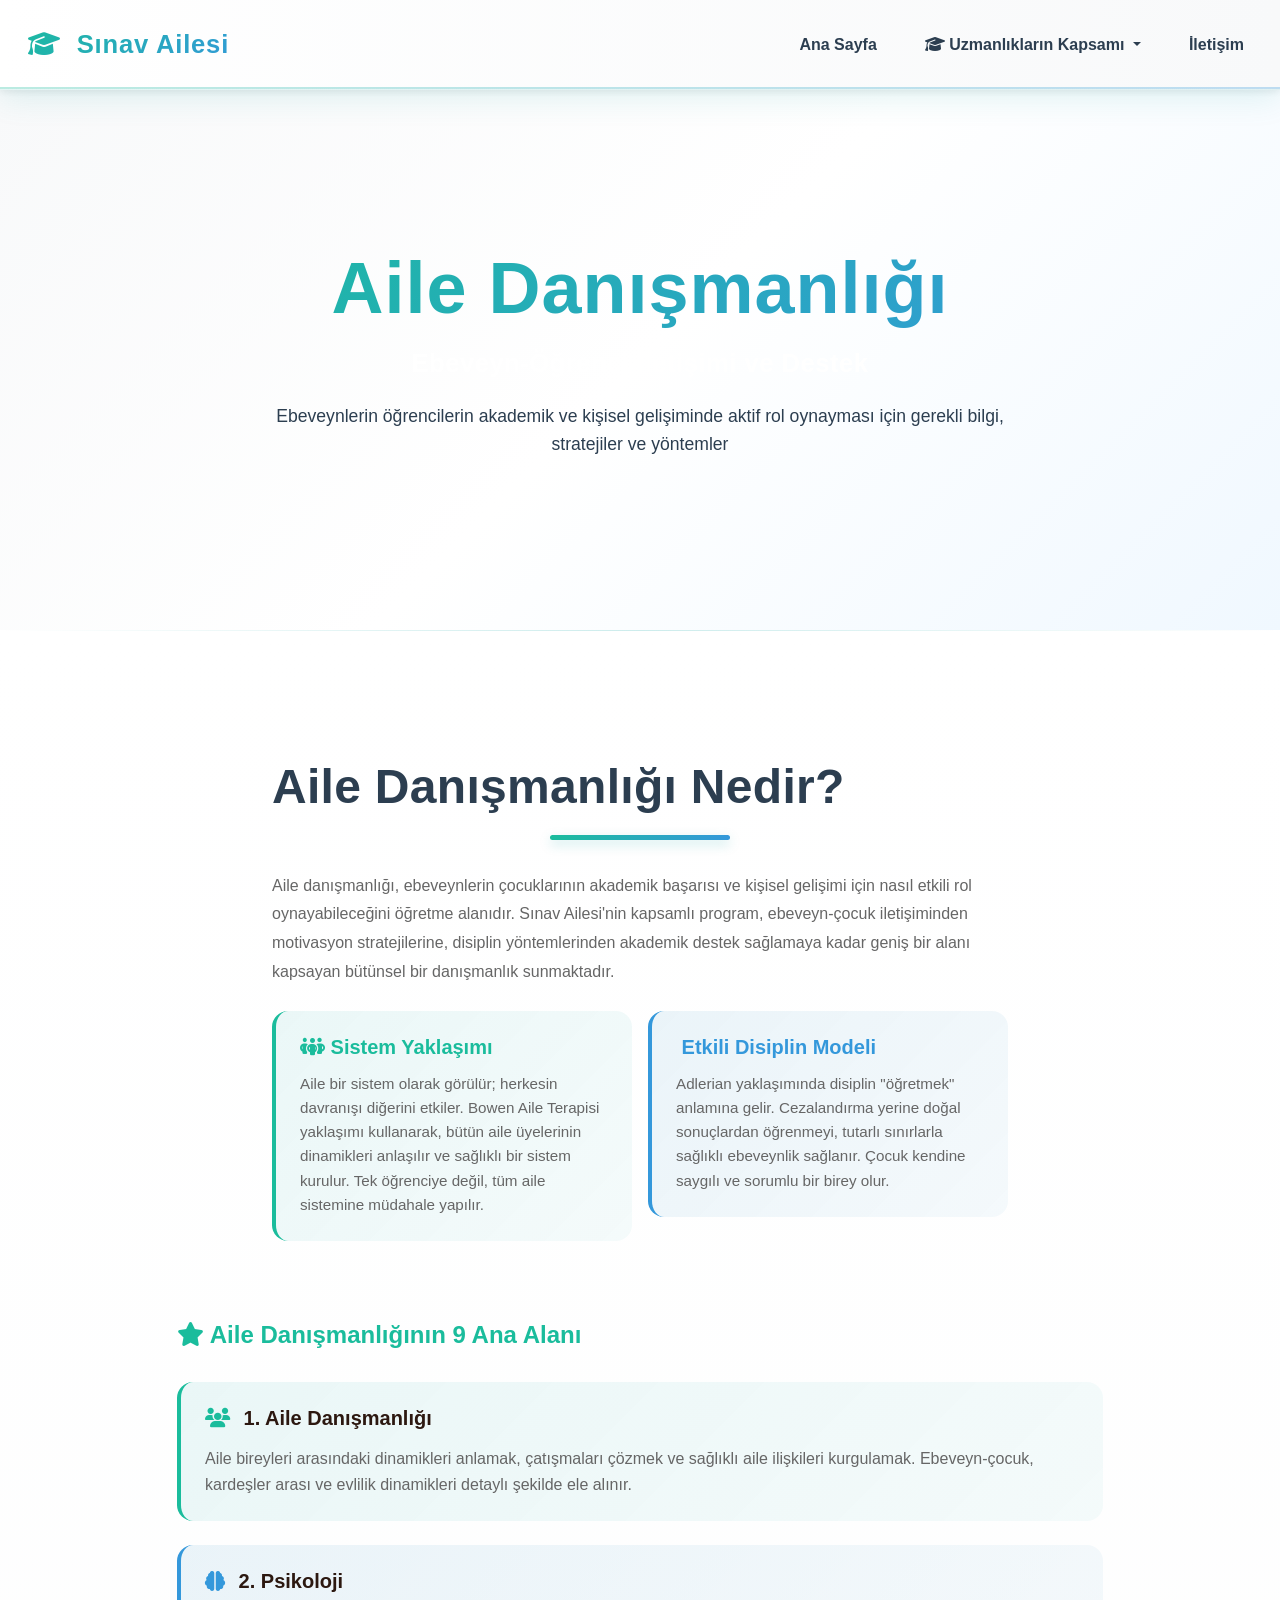
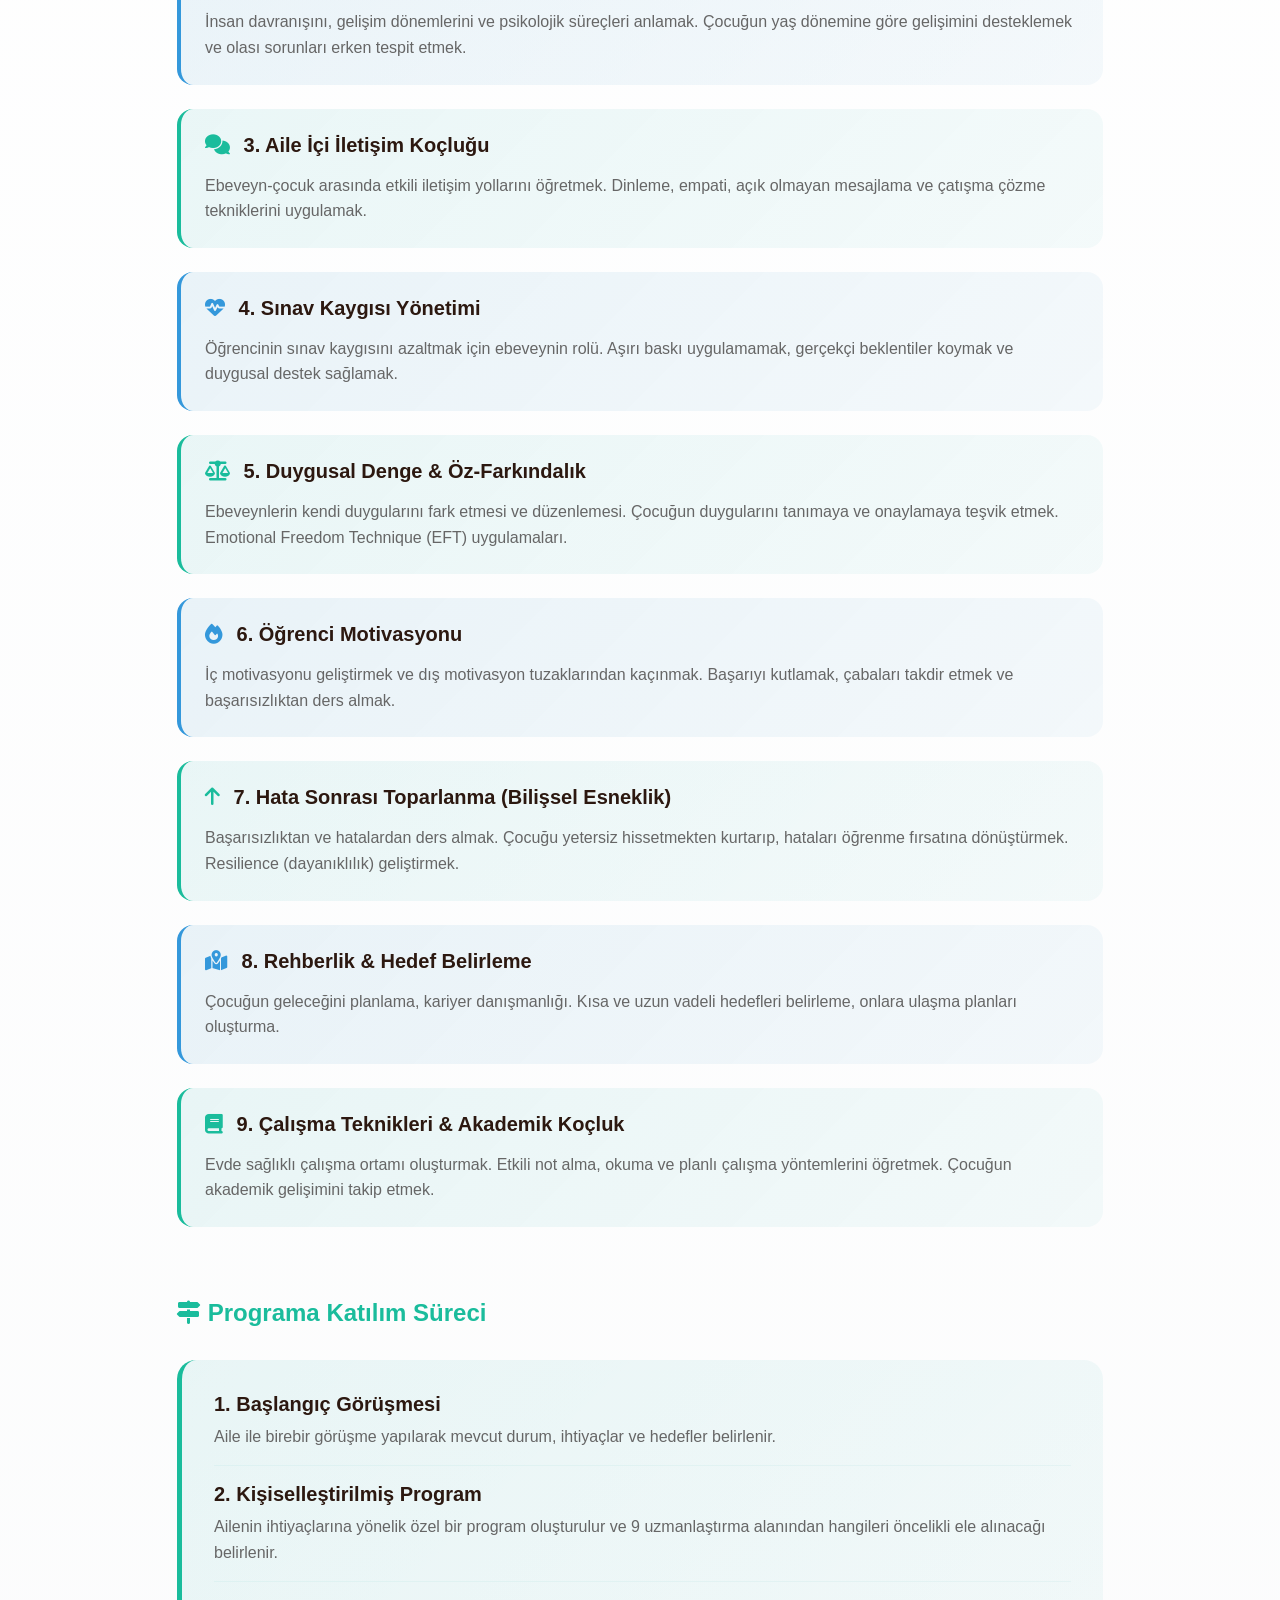
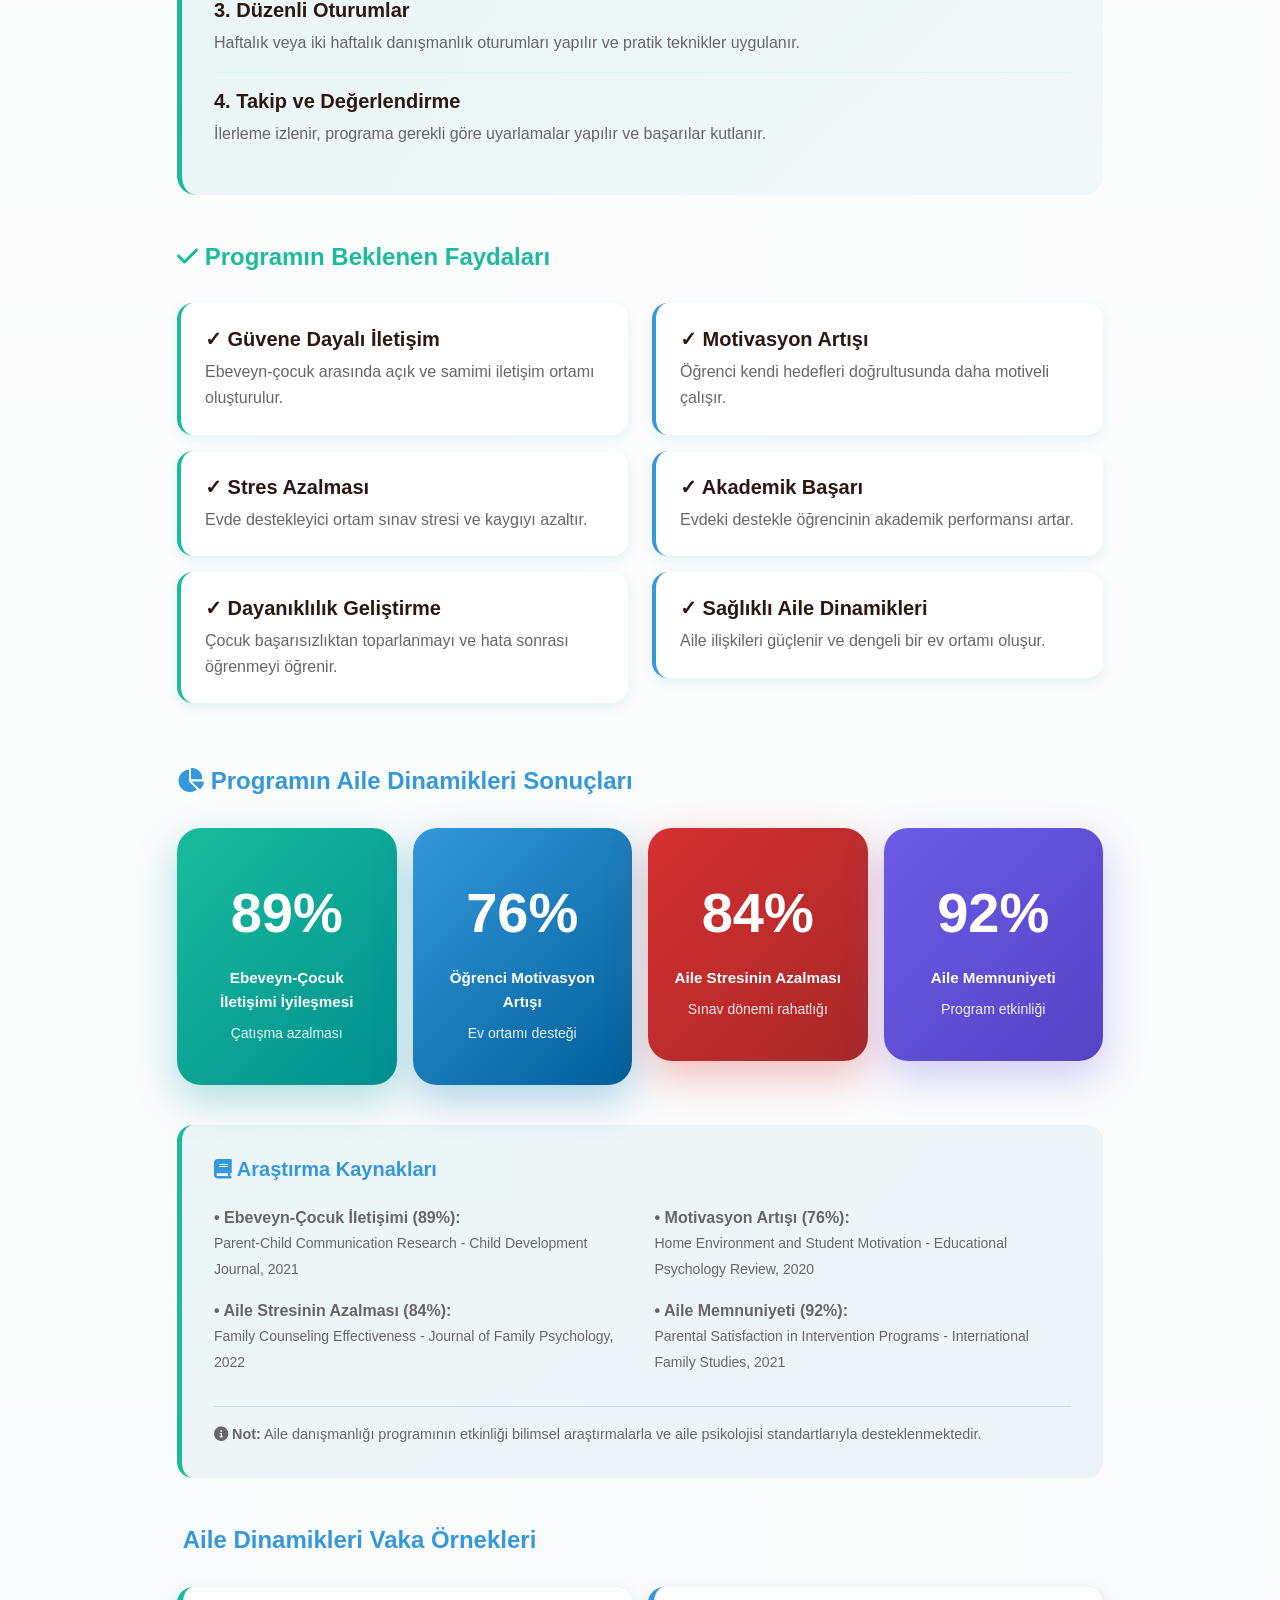
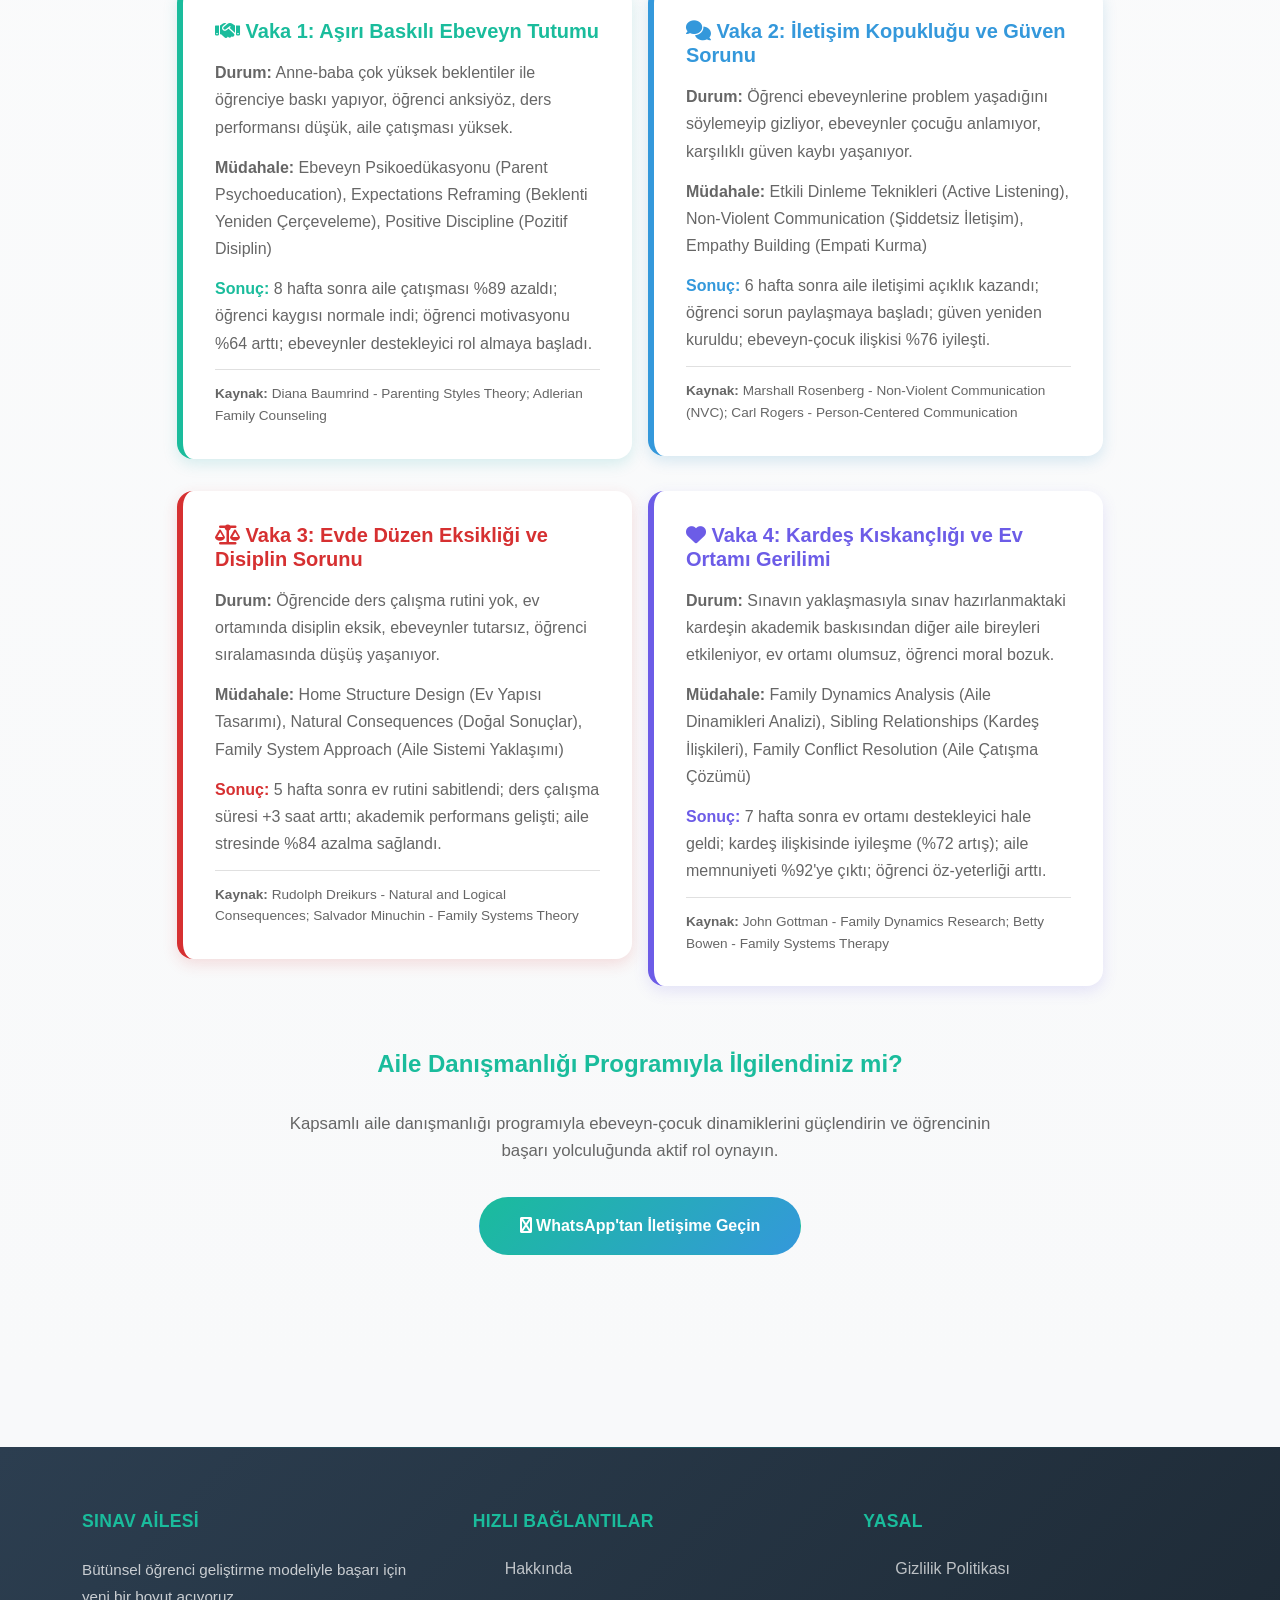
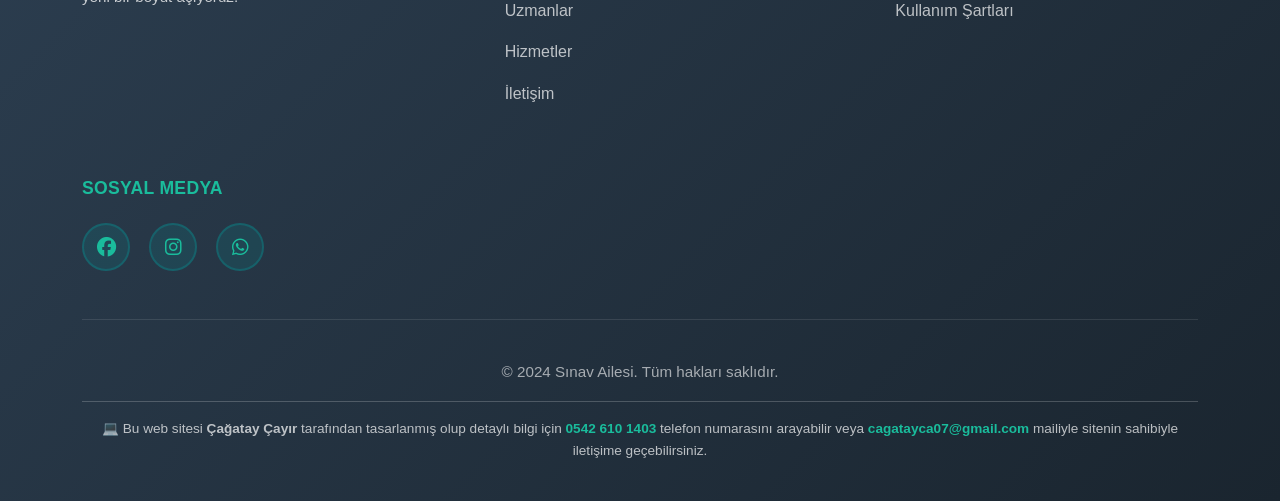
<file: ailedanismanligi.html>
<!DOCTYPE html>
<html lang="tr">
<head>
    <meta charset="UTF-8">
    <meta name="viewport" content="width=device-width, initial-scale=1.0">
    <meta name="description" content="Sınav Ailesi - Aile Danışmanlığı. Ebeveynlere iletişim, motivasyon ve disiplin stratejileri.">
    <meta name="keywords" content="aile danışmanlığı, ebeveyn eğitimi, iletişim, motivasyon, disiplin">
    <meta name="author" content="Sınav Ailesi">
    <title>Aile Danışmanlığı | Sınav Ailesi</title>
    <link href="https://cdn.jsdelivr.net/npm/bootstrap@5.3.0-alpha3/dist/css/bootstrap.min.css" rel="stylesheet">
    <link rel="stylesheet" href="https://cdnjs.cloudflare.com/ajax/libs/font-awesome/6.4.0/css/all.min.css">
    <link rel="stylesheet" href="styles.css">
</head>
<body>
    <!-- Navbar -->
    <nav class="navbar navbar-expand-lg navbar-dark sticky-top">
        <div class="container-fluid">
            <a class="navbar-brand" href="index.html"><i class="fas fa-graduation-cap"></i> Sınav Ailesi</a>
            <button class="navbar-toggler" type="button" data-bs-toggle="collapse" data-bs-target="#navbarNav" aria-controls="navbarNav" aria-expanded="false" aria-label="Toggle navigation">
                <span class="navbar-toggler-icon"></span>
            </button>
            <div class="collapse navbar-collapse" id="navbarNav">
                <ul class="navbar-nav ms-auto">
                    <li class="nav-item"><a class="nav-link" href="index.html">Ana Sayfa</a></li>
                    <li class="nav-item dropdown">
                        <a class="nav-link dropdown-toggle" href="#" id="navbarDropdown" role="button" data-bs-toggle="dropdown" aria-expanded="false">
                            <i class="fas fa-graduation-cap"></i> Uzmanlıkların Kapsamı
                        </a>
                        <ul class="dropdown-menu" aria-labelledby="navbarDropdown">
                            <li><a class="dropdown-item" href="psikoloji.html"><i class="fas fa-brain"></i> Psikolojik Destek</a></li>
                            <li><a class="dropdown-item" href="saglik.html"><i class="fas fa-heartbeat"></i> Sağlık</a></li>
                            <li><a class="dropdown-item" href="mentorlik.html"><i class="fas fa-handshake"></i> Mentörlük Programı</a></li>
                            <li><a class="dropdown-item" href="ozelders.html"><i class="fas fa-book-open"></i> Özel Ders</a></li>
                            <li><a class="dropdown-item" href="egitim.html"><i class="fas fa-book"></i> Bireysel Eğitim</a></li>
                            <li><hr class="dropdown-divider"></li>
                            <li><a class="dropdown-item active" href="ailedanismanligi.html"><i class="fas fa-users"></i> Aile Danışmanlığı</a></li>
                        </ul>
                    </li>
                  
                    <li class="nav-item"><a class="nav-link" href="iletisim.html">İletişim</a></li>
                    
                </ul>
            </div>
        </div>
    </nav>

    <!-- Hero Section -->
    <section class="hero-section" style="min-height: 60vh; padding: 3rem 2rem;">
        <div class="container">
            <div class="hero-content" style="text-align: center;">
                <h1 class="hero-title">Aile Danışmanlığı</h1>
                <div class="hero-question" style="margin-top: 1rem;">
                    <h2 style="color: white; font-weight: 700; font-size: 1.6rem; letter-spacing: 0.5px;">Ebeveyn-Öğrenci İletişimi ve Destek</h2>
                </div>
                <p style="font-size: 1.1rem; margin-top: 1.5rem; max-width: 800px; margin-left: auto; margin-right: auto;">
                    Ebeveynlerin öğrencilerin akademik ve kişisel gelişiminde aktif rol oynayması için gerekli bilgi, stratejiler ve yöntemler
                </p>
            </div>
        </div>
    </section>

    <!-- Main Content -->
    <section class="about-section">
        <div class="container">
            <div class="row">
                <div class="col-lg-8 mx-auto">
                    <h2 class="section-title" style="text-align: left; margin-bottom: 2rem;">Aile Danışmanlığı Nedir?</h2>
                    <p style="line-height: 1.8; color: var(--text-light); margin-bottom: 1.5rem;">
                        Aile danışmanlığı, ebeveynlerin çocuklarının akademik başarısı ve kişisel gelişimi için nasıl etkili rol oynayabileceğini öğretme alanıdır. Sınav Ailesi'nin kapsamlı program, ebeveyn-çocuk iletişiminden motivasyon stratejilerine, disiplin yöntemlerinden akademik destek sağlamaya kadar geniş bir alanı kapsayan bütünsel bir danışmanlık sunmaktadır.
                    </p>
                    <!-- Detaylı Bilgi Kartları -->
                    <div class="row g-3" style="margin-bottom: 2rem;">
                        <div class="col-md-6">
                            <div style="background: linear-gradient(135deg, rgba(0, 160, 160, 0.08) 0%, rgba(0, 160, 160, 0.04) 100%); padding: 1.5rem; border-radius: 1rem; border-left: 4px solid #1abc9c;">
                                <h5 style="color: #1abc9c; font-weight: 700; margin-bottom: 0.8rem;">
                                    <i class="fas fa-people-group"></i> Sistem Yaklaşımı
                                </h5>
                                <p style="color: var(--text-light); margin: 0; font-size: 0.95rem; line-height: 1.6;">Aile bir sistem olarak görülür; herkesin davranışı diğerini etkiler. Bowen Aile Terapisi yaklaşımı kullanarak, bütün aile üyelerinin dinamikleri anlaşılır ve sağlıklı bir sistem kurulur. Tek öğrenciye değil, tüm aile sistemine müdahale yapılır.</p>
                            </div>
                        </div>
                        <div class="col-md-6">
                            <div style="background: linear-gradient(135deg, rgba(0, 119, 182, 0.08) 0%, rgba(0, 119, 182, 0.04) 100%); padding: 1.5rem; border-radius: 1rem; border-left: 4px solid #3498db;">
                                <h5 style="color: #3498db; font-weight: 700; margin-bottom: 0.8rem;">
                                    <i class="fas fa-heart-hands"></i> Etkili Disiplin Modeli
                                </h5>
                                <p style="color: var(--text-light); margin: 0; font-size: 0.95rem; line-height: 1.6;">Adlerian yaklaşımında disiplin "öğretmek" anlamına gelir. Cezalandırma yerine doğal sonuçlardan öğrenmeyi, tutarlı sınırlarla sağlıklı ebeveynlik sağlanır. Çocuk kendine saygılı ve sorumlu bir birey olur.</p>
                            </div>
                        </div>
                    </div>
                </div>
            </div>

            <div class="row mt-5">
                <div class="col-lg-10 mx-auto">
                    <h3 style="color: #1abc9c; font-weight: 700; margin-bottom: 2rem; font-size: 1.5rem;">
                        <i class="fas fa-star"></i> Aile Danışmanlığının 9 Ana Alanı
                    </h3>
                    
                    <!-- 1. Aile Danışmanlığı -->
                    <div style="background: linear-gradient(135deg, rgba(0, 160, 160, 0.08) 0%, rgba(0, 160, 160, 0.04) 100%); padding: 1.5rem; border-radius: 1rem; border-left: 4px solid #1abc9c; margin-bottom: 1.5rem;">
                        <h5 style="color: var(--text-dark); font-weight: 700; margin-bottom: 1rem;">
                            <i class="fas fa-users" style="color: #1abc9c; margin-right: 0.5rem;"></i> 1. Aile Danışmanlığı
                        </h5>
                        <p style="color: var(--text-light); margin: 0;">Aile bireyleri arasındaki dinamikleri anlamak, çatışmaları çözmek ve sağlıklı aile ilişkileri kurgulamak. Ebeveyn-çocuk, kardeşler arası ve evlilik dinamikleri detaylı şekilde ele alınır.</p>
                    </div>

                    <!-- 2. Psikoloji -->
                    <div style="background: linear-gradient(135deg, rgba(0, 119, 182, 0.08) 0%, rgba(0, 119, 182, 0.04) 100%); padding: 1.5rem; border-radius: 1rem; border-left: 4px solid #3498db; margin-bottom: 1.5rem;">
                        <h5 style="color: var(--text-dark); font-weight: 700; margin-bottom: 1rem;">
                            <i class="fas fa-brain" style="color: #3498db; margin-right: 0.5rem;"></i> 2. Psikoloji
                        </h5>
                        <p style="color: var(--text-light); margin: 0;">İnsan davranışını, gelişim dönemlerini ve psikolojik süreçleri anlamak. Çocuğun yaş dönemine göre gelişimini desteklemek ve olası sorunları erken tespit etmek.</p>
                    </div>

                    <!-- 3. Aile İçi İletişim -->
                    <div style="background: linear-gradient(135deg, rgba(0, 160, 160, 0.08) 0%, rgba(0, 160, 160, 0.04) 100%); padding: 1.5rem; border-radius: 1rem; border-left: 4px solid #1abc9c; margin-bottom: 1.5rem;">
                        <h5 style="color: var(--text-dark); font-weight: 700; margin-bottom: 1rem;">
                            <i class="fas fa-comments" style="color: #1abc9c; margin-right: 0.5rem;"></i> 3. Aile İçi İletişim Koçluğu
                        </h5>
                        <p style="color: var(--text-light); margin: 0;">Ebeveyn-çocuk arasında etkili iletişim yollarını öğretmek. Dinleme, empati, açık olmayan mesajlama ve çatışma çözme tekniklerini uygulamak.</p>
                    </div>

                    <!-- 4. Sınav Kaygısı Yönetimi -->
                    <div style="background: linear-gradient(135deg, rgba(0, 119, 182, 0.08) 0%, rgba(0, 119, 182, 0.04) 100%); padding: 1.5rem; border-radius: 1rem; border-left: 4px solid #3498db; margin-bottom: 1.5rem;">
                        <h5 style="color: var(--text-dark); font-weight: 700; margin-bottom: 1rem;">
                            <i class="fas fa-heart-pulse" style="color: #3498db; margin-right: 0.5rem;"></i> 4. Sınav Kaygısı Yönetimi
                        </h5>
                        <p style="color: var(--text-light); margin: 0;">Öğrencinin sınav kaygısını azaltmak için ebeveynin rolü. Aşırı baskı uygulamamak, gerçekçi beklentiler koymak ve duygusal destek sağlamak.</p>
                    </div>

                    <!-- 5. Duygusal Denge & Öz-Farkındalık -->
                    <div style="background: linear-gradient(135deg, rgba(0, 160, 160, 0.08) 0%, rgba(0, 160, 160, 0.04) 100%); padding: 1.5rem; border-radius: 1rem; border-left: 4px solid #1abc9c; margin-bottom: 1.5rem;">
                        <h5 style="color: var(--text-dark); font-weight: 700; margin-bottom: 1rem;">
                            <i class="fas fa-balance-scale" style="color: #1abc9c; margin-right: 0.5rem;"></i> 5. Duygusal Denge & Öz-Farkındalık
                        </h5>
                        <p style="color: var(--text-light); margin: 0;">Ebeveynlerin kendi duygularını fark etmesi ve düzenlemesi. Çocuğun duygularını tanımaya ve onaylamaya teşvik etmek. Emotional Freedom Technique (EFT) uygulamaları.</p>
                    </div>

                    <!-- 6. Öğrenci Motivasyonu -->
                    <div style="background: linear-gradient(135deg, rgba(0, 119, 182, 0.08) 0%, rgba(0, 119, 182, 0.04) 100%); padding: 1.5rem; border-radius: 1rem; border-left: 4px solid #3498db; margin-bottom: 1.5rem;">
                        <h5 style="color: var(--text-dark); font-weight: 700; margin-bottom: 1rem;">
                            <i class="fas fa-fire" style="color: #3498db; margin-right: 0.5rem;"></i> 6. Öğrenci Motivasyonu
                        </h5>
                        <p style="color: var(--text-light); margin: 0;">İç motivasyonu geliştirmek ve dış motivasyon tuzaklarından kaçınmak. Başarıyı kutlamak, çabaları takdir etmek ve başarısızlıktan ders almak.</p>
                    </div>

                    <!-- 7. Hata Sonrası Toparlanma (Bilişsel Esneklik) -->
                    <div style="background: linear-gradient(135deg, rgba(0, 160, 160, 0.08) 0%, rgba(0, 160, 160, 0.04) 100%); padding: 1.5rem; border-radius: 1rem; border-left: 4px solid #1abc9c; margin-bottom: 1.5rem;">
                        <h5 style="color: var(--text-dark); font-weight: 700; margin-bottom: 1rem;">
                            <i class="fas fa-arrow-up" style="color: #1abc9c; margin-right: 0.5rem;"></i> 7. Hata Sonrası Toparlanma (Bilişsel Esneklik)
                        </h5>
                        <p style="color: var(--text-light); margin: 0;">Başarısızlıktan ve hatalardan ders almak. Çocuğu yetersiz hissetmekten kurtarıp, hataları öğrenme fırsatına dönüştürmek. Resilience (dayanıklılık) geliştirmek.</p>
                    </div>

                    <!-- 8. Rehberlik & Hedef Belirleme -->
                    <div style="background: linear-gradient(135deg, rgba(0, 119, 182, 0.08) 0%, rgba(0, 119, 182, 0.04) 100%); padding: 1.5rem; border-radius: 1rem; border-left: 4px solid #3498db; margin-bottom: 1.5rem;">
                        <h5 style="color: var(--text-dark); font-weight: 700; margin-bottom: 1rem;">
                            <i class="fas fa-map-location-dot" style="color: #3498db; margin-right: 0.5rem;"></i> 8. Rehberlik & Hedef Belirleme
                        </h5>
                        <p style="color: var(--text-light); margin: 0;">Çocuğun geleceğini planlama, kariyer danışmanlığı. Kısa ve uzun vadeli hedefleri belirleme, onlara ulaşma planları oluşturma.</p>
                    </div>

                    <!-- 9. Çalışma Teknikleri & Akademik Koçluk -->
                    <div style="background: linear-gradient(135deg, rgba(0, 160, 160, 0.08) 0%, rgba(0, 160, 160, 0.04) 100%); padding: 1.5rem; border-radius: 1rem; border-left: 4px solid #1abc9c; margin-bottom: 1.5rem;">
                        <h5 style="color: var(--text-dark); font-weight: 700; margin-bottom: 1rem;">
                            <i class="fas fa-book" style="color: #1abc9c; margin-right: 0.5rem;"></i> 9. Çalışma Teknikleri & Akademik Koçluk
                        </h5>
                        <p style="color: var(--text-light); margin: 0;">Evde sağlıklı çalışma ortamı oluşturmak. Etkili not alma, okuma ve planlı çalışma yöntemlerini öğretmek. Çocuğun akademik gelişimini takip etmek.</p>
                    </div>
                </div>
            </div>

            <div class="row mt-5">
                <div class="col-lg-10 mx-auto">
                    <h3 style="color: #1abc9c; font-weight: 700; margin-bottom: 2rem; font-size: 1.5rem;">
                        <i class="fas fa-map-signs"></i> Programa Katılım Süreci
                    </h3>
                    <div style="background: linear-gradient(135deg, rgba(0, 160, 160, 0.08) 0%, rgba(0, 160, 160, 0.04) 100%); padding: 2rem; border-radius: 1.2rem; border-left: 5px solid #1abc9c;">
                        <div class="mb-3">
                            <h5 style="color: var(--text-dark); font-weight: 700;">1. Başlangıç Görüşmesi</h5>
                            <p style="color: var(--text-light);">Aile ile birebir görüşme yapılarak mevcut durum, ihtiyaçlar ve hedefler belirlenir.</p>
                        </div>
                        <hr style="border-color: rgba(0, 160, 160, 0.2);">
                        <div class="mb-3">
                            <h5 style="color: var(--text-dark); font-weight: 700;">2. Kişiselleştirilmiş Program</h5>
                            <p style="color: var(--text-light);">Ailenin ihtiyaçlarına yönelik özel bir program oluşturulur ve 9 uzmanlaştırma alanından hangileri öncelikli ele alınacağı belirlenir.</p>
                        </div>
                        <hr style="border-color: rgba(0, 160, 160, 0.2);">
                        <div class="mb-3">
                            <h5 style="color: var(--text-dark); font-weight: 700;">3. Düzenli Oturumlar</h5>
                            <p style="color: var(--text-light);">Haftalık veya iki haftalık danışmanlık oturumları yapılır ve pratik teknikler uygulanır.</p>
                        </div>
                        <hr style="border-color: rgba(0, 160, 160, 0.2);">
                        <div>
                            <h5 style="color: var(--text-dark); font-weight: 700;">4. Takip ve Değerlendirme</h5>
                            <p style="color: var(--text-light);">İlerleme izlenir, programa gerekli göre uyarlamalar yapılır ve başarılar kutlanır.</p>
                        </div>
                    </div>
                </div>
            </div>

            <div class="row mt-5">
                <div class="col-lg-10 mx-auto">
                    <h3 style="color: #1abc9c; font-weight: 700; margin-bottom: 2rem; font-size: 1.5rem;">
                        <i class="fas fa-check"></i> Programın Beklenen Faydaları
                    </h3>
                    <div class="row">
                        <div class="col-md-6 mb-3">
                            <div style="background: white; padding: 1.5rem; border-radius: 1rem; box-shadow: 0 4px 12px rgba(0, 160, 160, 0.1); border-left: 4px solid #1abc9c;">
                                <h5 style="color: var(--text-dark); font-weight: 700; margin-bottom: 0.5rem;">✓ Güvene Dayalı İletişim</h5>
                                <p style="color: var(--text-light); margin: 0;">Ebeveyn-çocuk arasında açık ve samimi iletişim ortamı oluşturulur.</p>
                            </div>
                        </div>
                        <div class="col-md-6 mb-3">
                            <div style="background: white; padding: 1.5rem; border-radius: 1rem; box-shadow: 0 4px 12px rgba(0, 160, 160, 0.1); border-left: 4px solid #3498db;">
                                <h5 style="color: var(--text-dark); font-weight: 700; margin-bottom: 0.5rem;">✓ Motivasyon Artışı</h5>
                                <p style="color: var(--text-light); margin: 0;">Öğrenci kendi hedefleri doğrultusunda daha motiveli çalışır.</p>
                            </div>
                        </div>
                        <div class="col-md-6 mb-3">
                            <div style="background: white; padding: 1.5rem; border-radius: 1rem; box-shadow: 0 4px 12px rgba(0, 160, 160, 0.1); border-left: 4px solid #1abc9c;">
                                <h5 style="color: var(--text-dark); font-weight: 700; margin-bottom: 0.5rem;">✓ Stres Azalması</h5>
                                <p style="color: var(--text-light); margin: 0;">Evde destekleyici ortam sınav stresi ve kaygıyı azaltır.</p>
                            </div>
                        </div>
                        <div class="col-md-6 mb-3">
                            <div style="background: white; padding: 1.5rem; border-radius: 1rem; box-shadow: 0 4px 12px rgba(0, 160, 160, 0.1); border-left: 4px solid #3498db;">
                                <h5 style="color: var(--text-dark); font-weight: 700; margin-bottom: 0.5rem;">✓ Akademik Başarı</h5>
                                <p style="color: var(--text-light); margin: 0;">Evdeki destekle öğrencinin akademik performansı artar.</p>
                            </div>
                        </div>
                        <div class="col-md-6 mb-3">
                            <div style="background: white; padding: 1.5rem; border-radius: 1rem; box-shadow: 0 4px 12px rgba(0, 160, 160, 0.1); border-left: 4px solid #1abc9c;">
                                <h5 style="color: var(--text-dark); font-weight: 700; margin-bottom: 0.5rem;">✓ Dayanıklılık Geliştirme</h5>
                                <p style="color: var(--text-light); margin: 0;">Çocuk başarısızlıktan toparlanmayı ve hata sonrası öğrenmeyi öğrenir.</p>
                            </div>
                        </div>
                        <div class="col-md-6 mb-3">
                            <div style="background: white; padding: 1.5rem; border-radius: 1rem; box-shadow: 0 4px 12px rgba(0, 160, 160, 0.1); border-left: 4px solid #3498db;">
                                <h5 style="color: var(--text-dark); font-weight: 700; margin-bottom: 0.5rem;">✓ Sağlıklı Aile Dinamikleri</h5>
                                <p style="color: var(--text-light); margin: 0;">Aile ilişkileri güçlenir ve dengeli bir ev ortamı oluşur.</p>
                            </div>
                        </div>
                    </div>
                </div>
            </div>

            <!-- Aile Danışmanlığı Başarı İstatistikleri -->
            <div class="row mb-5 mt-5">
                <div class="col-lg-10 mx-auto">
                    <h3 style="color: #3498db; font-weight: 700; margin-bottom: 2rem; font-size: 1.5rem;">
                        <i class="fas fa-chart-pie"></i> Programın Aile Dinamikleri Sonuçları
                    </h3>
                    <div class="row g-3">
                        <div class="col-md-6 col-lg-3">
                            <div style="background: linear-gradient(135deg, #1abc9c 0%, #008f8f 100%); color: white; padding: 2.5rem 1.5rem; border-radius: 1.5rem; text-align: center; box-shadow: 0 15px 40px rgba(0, 160, 160, 0.3); transition: all 0.3s ease; cursor: pointer;" onmouseover="this.style.transform='translateY(-5px)'; this.style.boxShadow='0 25px 50px rgba(0, 160, 160, 0.4)'" onmouseout="this.style.transform='translateY(0)'; this.style.boxShadow='0 15px 40px rgba(0, 160, 160, 0.3)'">
                                <div style="font-size: 3.5rem; font-weight: 900; margin-bottom: 0.5rem;">89%</div>
                                <p style="font-weight: 600; margin: 0; font-size: 0.95rem;">Ebeveyn-Çocuk İletişimi İyileşmesi</p>
                                <small style="opacity: 0.9; display: block; margin-top: 0.5rem;">Çatışma azalması</small>
                            </div>
                        </div>
                        <div class="col-md-6 col-lg-3">
                            <div style="background: linear-gradient(135deg, #3498db 0%, #005f99 100%); color: white; padding: 2.5rem 1.5rem; border-radius: 1.5rem; text-align: center; box-shadow: 0 15px 40px rgba(0, 119, 182, 0.3); transition: all 0.3s ease; cursor: pointer;" onmouseover="this.style.transform='translateY(-5px)'; this.style.boxShadow='0 25px 50px rgba(0, 119, 182, 0.4)'" onmouseout="this.style.transform='translateY(0)'; this.style.boxShadow='0 15px 40px rgba(0, 119, 182, 0.3)'">
                                <div style="font-size: 3.5rem; font-weight: 900; margin-bottom: 0.5rem;">76%</div>
                                <p style="font-weight: 600; margin: 0; font-size: 0.95rem;">Öğrenci Motivasyon Artışı</p>
                                <small style="opacity: 0.9; display: block; margin-top: 0.5rem;">Ev ortamı desteği</small>
                            </div>
                        </div>
                        <div class="col-md-6 col-lg-3">
                            <div style="background: linear-gradient(135deg, #d63031 0%, #a82828 100%); color: white; padding: 2.5rem 1.5rem; border-radius: 1.5rem; text-align: center; box-shadow: 0 15px 40px rgba(214, 48, 49, 0.3); transition: all 0.3s ease; cursor: pointer;" onmouseover="this.style.transform='translateY(-5px)'; this.style.boxShadow='0 25px 50px rgba(214, 48, 49, 0.4)'" onmouseout="this.style.transform='translateY(0)'; this.style.boxShadow='0 15px 40px rgba(214, 48, 49, 0.3)'">
                                <div style="font-size: 3.5rem; font-weight: 900; margin-bottom: 0.5rem;">84%</div>
                                <p style="font-weight: 600; margin: 0; font-size: 0.95rem;">Aile Stresinin Azalması</p>
                                <small style="opacity: 0.9; display: block; margin-top: 0.5rem;">Sınav dönemi rahatlığı</small>
                            </div>
                        </div>
                        <div class="col-md-6 col-lg-3">
                            <div style="background: linear-gradient(135deg, #6c5ce7 0%, #5443c4 100%); color: white; padding: 2.5rem 1.5rem; border-radius: 1.5rem; text-align: center; box-shadow: 0 15px 40px rgba(108, 92, 231, 0.3); transition: all 0.3s ease; cursor: pointer;" onmouseover="this.style.transform='translateY(-5px)'; this.style.boxShadow='0 25px 50px rgba(108, 92, 231, 0.4)'" onmouseout="this.style.transform='translateY(0)'; this.style.boxShadow='0 15px 40px rgba(108, 92, 231, 0.3)'">
                                <div style="font-size: 3.5rem; font-weight: 900; margin-bottom: 0.5rem;">92%</div>
                                <p style="font-weight: 600; margin: 0; font-size: 0.95rem;">Aile Memnuniyeti</p>
                                <small style="opacity: 0.9; display: block; margin-top: 0.5rem;">Program etkinliği</small>
                            </div>
                        </div>
                    </div>
                    <!-- Araştırma Kaynakları -->
                    <div style="background: linear-gradient(135deg, rgba(0, 160, 160, 0.05) 0%, rgba(0, 119, 182, 0.05) 100%); padding: 2rem; border-radius: 1rem; margin-top: 2.5rem; border-left: 5px solid #1abc9c;">
                        <h5 style="color: #3498db; font-weight: 700; margin-bottom: 1.5rem;">
                            <i class="fas fa-book"></i> Araştırma Kaynakları
                        </h5>
                        <div class="row">
                            <div class="col-md-6 mb-2">
                                <p style="color: var(--text-light); margin-bottom: 0.5rem; line-height: 1.6;">
                                    <strong>• Ebeveyn-Çocuk İletişimi (89%):</strong><br/>
                                    <small>Parent-Child Communication Research - Child Development Journal, 2021</small>
                                </p>
                            </div>
                            <div class="col-md-6 mb-2">
                                <p style="color: var(--text-light); margin-bottom: 0.5rem; line-height: 1.6;">
                                    <strong>• Motivasyon Artışı (76%):</strong><br/>
                                    <small>Home Environment and Student Motivation - Educational Psychology Review, 2020</small>
                                </p>
                            </div>
                            <div class="col-md-6 mb-2">
                                <p style="color: var(--text-light); margin-bottom: 0.5rem; line-height: 1.6;">
                                    <strong>• Aile Stresinin Azalması (84%):</strong><br/>
                                    <small>Family Counseling Effectiveness - Journal of Family Psychology, 2022</small>
                                </p>
                            </div>
                            <div class="col-md-6 mb-2">
                                <p style="color: var(--text-light); margin-bottom: 0.5rem; line-height: 1.6;">
                                    <strong>• Aile Memnuniyeti (92%):</strong><br/>
                                    <small>Parental Satisfaction in Intervention Programs - International Family Studies, 2021</small>
                                </p>
                            </div>
                        </div>
                        <p style="color: var(--text-light); font-size: 0.9rem; margin-top: 1rem; margin-bottom: 0; padding-top: 1rem; border-top: 1px solid rgba(0, 160, 160, 0.2);">
                            <i class="fas fa-info-circle"></i> <strong>Not:</strong> Aile danışmanlığı programının etkinliği bilimsel araştırmalarla ve aile psikolojisi standartlarıyla desteklenmektedir.
                        </p>
                    </div>
                </div>
            </div>

            <!-- Aile Danışmanlığı Vaka Örnekleri -->
            <div class="row mb-5">
                <div class="col-lg-10 mx-auto">
                    <h3 style="color: #3498db; font-weight: 700; margin-bottom: 2rem; font-size: 1.5rem;">
                        <i class="fas fa-family"></i> Aile Dinamikleri Vaka Örnekleri
                    </h3>
                    <div class="row g-3">
                        <div class="col-lg-6 mb-3">
                            <div style="background: white; padding: 2rem; border-radius: 1rem; border-left: 6px solid #1abc9c; box-shadow: 0 5px 15px rgba(0, 160, 160, 0.15);">
                                <h5 style="color: #1abc9c; font-weight: 700; margin-bottom: 1rem;">
                                    <i class="fas fa-handshake"></i> Vaka 1: Aşırı Baskılı Ebeveyn Tutumu
                                </h5>
                                <p style="color: var(--text-light); margin-bottom: 0.8rem; line-height: 1.7;"><strong>Durum:</strong> Anne-baba çok yüksek beklentiler ile öğrenciye baskı yapıyor, öğrenci anksiyöz, ders performansı düşük, aile çatışması yüksek.</p>
                                <p style="color: var(--text-light); margin-bottom: 0.8rem; line-height: 1.7;"><strong>Müdahale:</strong> Ebeveyn Psikoedükasyonu (Parent Psychoeducation), Expectations Reframing (Beklenti Yeniden Çerçeveleme), Positive Discipline (Pozitif Disiplin)</p>
                                <p style="color: var(--text-light); margin-bottom: 0.8rem; line-height: 1.7;"><strong style="color: #1abc9c;">Sonuç:</strong> 8 hafta sonra aile çatışması %89 azaldı; öğrenci kaygısı normale indi; öğrenci motivasyonu %64 arttı; ebeveynler destekleyici rol almaya başladı.</p>
                                <p style="color: var(--text-light); margin-bottom: 0; font-size: 0.85rem; border-top: 1px solid #e0e0e0; padding-top: 0.8rem;"><strong>Kaynak:</strong> Diana Baumrind - Parenting Styles Theory; Adlerian Family Counseling</p>
                            </div>
                        </div>
                        <div class="col-lg-6 mb-3">
                            <div style="background: white; padding: 2rem; border-radius: 1rem; border-left: 6px solid #3498db; box-shadow: 0 5px 15px rgba(0, 119, 182, 0.15);">
                                <h5 style="color: #3498db; font-weight: 700; margin-bottom: 1rem;">
                                    <i class="fas fa-comments"></i> Vaka 2: İletişim Kopukluğu ve Güven Sorunu
                                </h5>
                                <p style="color: var(--text-light); margin-bottom: 0.8rem; line-height: 1.7;"><strong>Durum:</strong> Öğrenci ebeveynlerine problem yaşadığını söylemeyip gizliyor, ebeveynler çocuğu anlamıyor, karşılıklı güven kaybı yaşanıyor.</p>
                                <p style="color: var(--text-light); margin-bottom: 0.8rem; line-height: 1.7;"><strong>Müdahale:</strong> Etkili Dinleme Teknikleri (Active Listening), Non-Violent Communication (Şiddetsiz İletişim), Empathy Building (Empati Kurma)</p>
                                <p style="color: var(--text-light); margin-bottom: 0.8rem; line-height: 1.7;"><strong style="color: #3498db;">Sonuç:</strong> 6 hafta sonra aile iletişimi açıklık kazandı; öğrenci sorun paylaşmaya başladı; güven yeniden kuruldu; ebeveyn-çocuk ilişkisi %76 iyileşti.</p>
                                <p style="color: var(--text-light); margin-bottom: 0; font-size: 0.85rem; border-top: 1px solid #e0e0e0; padding-top: 0.8rem;"><strong>Kaynak:</strong> Marshall Rosenberg - Non-Violent Communication (NVC); Carl Rogers - Person-Centered Communication</p>
                            </div>
                        </div>
                        <div class="col-lg-6 mb-3">
                            <div style="background: white; padding: 2rem; border-radius: 1rem; border-left: 6px solid #d63031; box-shadow: 0 5px 15px rgba(214, 48, 49, 0.15);">
                                <h5 style="color: #d63031; font-weight: 700; margin-bottom: 1rem;">
                                    <i class="fas fa-balance-scale"></i> Vaka 3: Evde Düzen Eksikliği ve Disiplin Sorunu
                                </h5>
                                <p style="color: var(--text-light); margin-bottom: 0.8rem; line-height: 1.7;"><strong>Durum:</strong> Öğrencide ders çalışma rutini yok, ev ortamında disiplin eksik, ebeveynler tutarsız, öğrenci sıralamasında düşüş yaşanıyor.</p>
                                <p style="color: var(--text-light); margin-bottom: 0.8rem; line-height: 1.7;"><strong>Müdahale:</strong> Home Structure Design (Ev Yapısı Tasarımı), Natural Consequences (Doğal Sonuçlar), Family System Approach (Aile Sistemi Yaklaşımı)</p>
                                <p style="color: var(--text-light); margin-bottom: 0.8rem; line-height: 1.7;"><strong style="color: #d63031;">Sonuç:</strong> 5 hafta sonra ev rutini sabitlendi; ders çalışma süresi +3 saat arttı; akademik performans gelişti; aile stresinde %84 azalma sağlandı.</p>
                                <p style="color: var(--text-light); margin-bottom: 0; font-size: 0.85rem; border-top: 1px solid #e0e0e0; padding-top: 0.8rem;"><strong>Kaynak:</strong> Rudolph Dreikurs - Natural and Logical Consequences; Salvador Minuchin - Family Systems Theory</p>
                            </div>
                        </div>
                        <div class="col-lg-6 mb-3">
                            <div style="background: white; padding: 2rem; border-radius: 1rem; border-left: 6px solid #6c5ce7; box-shadow: 0 5px 15px rgba(108, 92, 231, 0.15);">
                                <h5 style="color: #6c5ce7; font-weight: 700; margin-bottom: 1rem;">
                                    <i class="fas fa-heart"></i> Vaka 4: Kardeş Kıskançlığı ve Ev Ortamı Gerilimi
                                </h5>
                                <p style="color: var(--text-light); margin-bottom: 0.8rem; line-height: 1.7;"><strong>Durum:</strong> Sınavın yaklaşmasıyla sınav hazırlanmaktaki kardeşin akademik baskısından diğer aile bireyleri etkileniyor, ev ortamı olumsuz, öğrenci moral bozuk.</p>
                                <p style="color: var(--text-light); margin-bottom: 0.8rem; line-height: 1.7;"><strong>Müdahale:</strong> Family Dynamics Analysis (Aile Dinamikleri Analizi), Sibling Relationships (Kardeş İlişkileri), Family Conflict Resolution (Aile Çatışma Çözümü)</p>
                                <p style="color: var(--text-light); margin-bottom: 0.8rem; line-height: 1.7;"><strong style="color: #6c5ce7;">Sonuç:</strong> 7 hafta sonra ev ortamı destekleyici hale geldi; kardeş ilişkisinde iyileşme (%72 artış); aile memnuniyeti %92'ye çıktı; öğrenci öz-yeterliği arttı.</p>
                                <p style="color: var(--text-light); margin-bottom: 0; font-size: 0.85rem; border-top: 1px solid #e0e0e0; padding-top: 0.8rem;"><strong>Kaynak:</strong> John Gottman - Family Dynamics Research; Betty Bowen - Family Systems Therapy</p>
                            </div>
                        </div>
                    </div>
                </div>
            </div>

            <div class="row mt-5">
                <div class="col-lg-8 mx-auto text-center">
                    <h3 style="color: #1abc9c; font-weight: 700; margin-bottom: 2rem; font-size: 1.5rem;">
                        Aile Danışmanlığı Programıyla İlgilendiniz mi?
                    </h3>
                    <p style="color: var(--text-light); font-size: 1.05rem; margin-bottom: 2rem;">
                        Kapsamlı aile danışmanlığı programıyla ebeveyn-çocuk dinamiklerini güçlendirin ve öğrencinin başarı yolculuğunda aktif rol oynayın.
                    </p>
                    <a href="iletisim.html" class="btn" style="background: linear-gradient(135deg, #1abc9c 0%, #3498db 100%); color: white; padding: 1rem 2.5rem; font-weight: 600; border-radius: 2rem; transition: all 0.3s ease;">
                        <i class="fas fa-whatsapp"></i> WhatsApp'tan İletişime Geçin
                    </a>
                </div>
            </div>
        </div>
    </section>

    <!-- Footer -->
    <footer>
        <div class="container">
            <div class="footer-content">
                <div class="footer-section">
                    <h4>Sınav Ailesi</h4>
                    <p>Bütünsel öğrenci geliştirme modeliyle başarı için yeni bir boyut açıyoruz.</p>
                </div>
                <div class="footer-section">
                    <h4>Hızlı Bağlantılar</h4>
                    <ul>
                        <li><a href="index.html#about">Hakkında</a></li>
                        <li><a href="index.html#experts">Uzmanlar</a></li>
                        <li><a href="index.html#services">Hizmetler</a></li>
                        <li><a href="iletisim.html">İletişim</a></li>
                    </ul>
                </div>
                <div class="footer-section">
                    <h4>Yasal</h4>
                    <ul>
                        <li><a href="gizlilik-politikasi.html">Gizlilik Politikası</a></li>
                        <li><a href="kullanim-sartlari.html">Kullanım Şartları</a></li>
                    </ul>
                </div>
                <div class="footer-section">
                    <h4>Sosyal Medya</h4>
                    <div class="social-links">
                        <a href="https://www.facebook.com/profile.php?id=61583805551118" target="_blank" rel="noopener noreferrer"><i class="fab fa-facebook"></i></a>
                        <a href="https://www.instagram.com/sinavailesi2025?igsh=MWl0bGhhcm5paTR3cQ==" target="_blank" rel="noopener noreferrer"><i class="fab fa-instagram"></i></a>
                        <a href="https://wa.me/905455521485" target="_blank" rel="noopener noreferrer"><i class="fab fa-whatsapp"></i></a>
                    </div>
                </div>
            </div>
            <div class="footer-bottom">
                <p>&copy; 2024 Sınav Ailesi. Tüm hakları saklıdır.</p>
                <p style="font-size: 0.85rem; margin-top: 1rem; color: rgba(255, 255, 255, 0.7); border-top: 1px solid rgba(255, 255, 255, 0.2); padding-top: 1rem;">
                    💻 Bu web sitesi <strong>Çağatay Çayır</strong> tarafından tasarlanmış olup detaylı bilgi için <a href="tel:05426101403" style="color: #1abc9c; text-decoration: none;"><strong>0542 610 1403</strong></a> telefon numarasını arayabilir veya <a href="mailto:cagatayca07@gmail.com" style="color: #1abc9c; text-decoration: none;"><strong>cagatayca07@gmail.com</strong></a> mailiyle sitenin sahibiyle iletişime geçebilirsiniz.
                </p>
            </div>
        </div>
    </footer>

    <script src="https://cdn.jsdelivr.net/npm/bootstrap@5.3.0-alpha3/dist/js/bootstrap.bundle.min.js"></script>
</body>
</html>
</file>
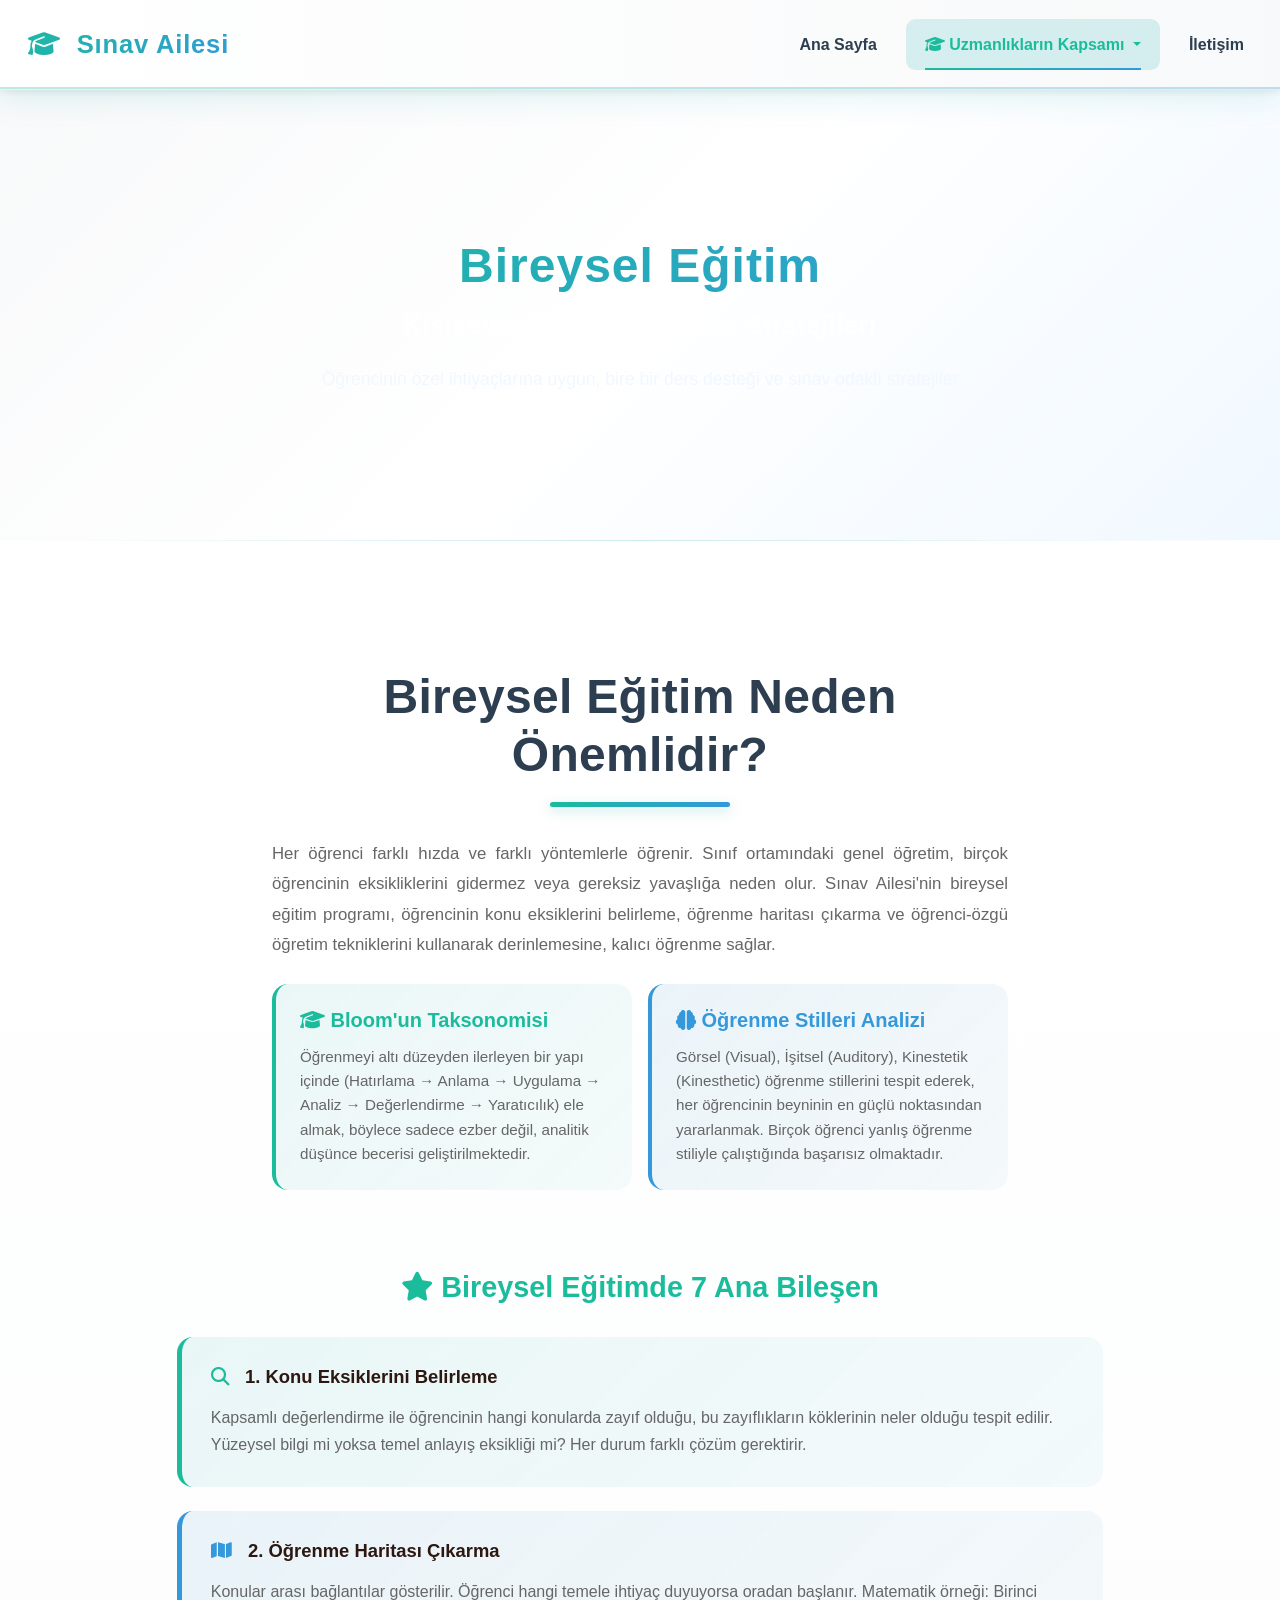
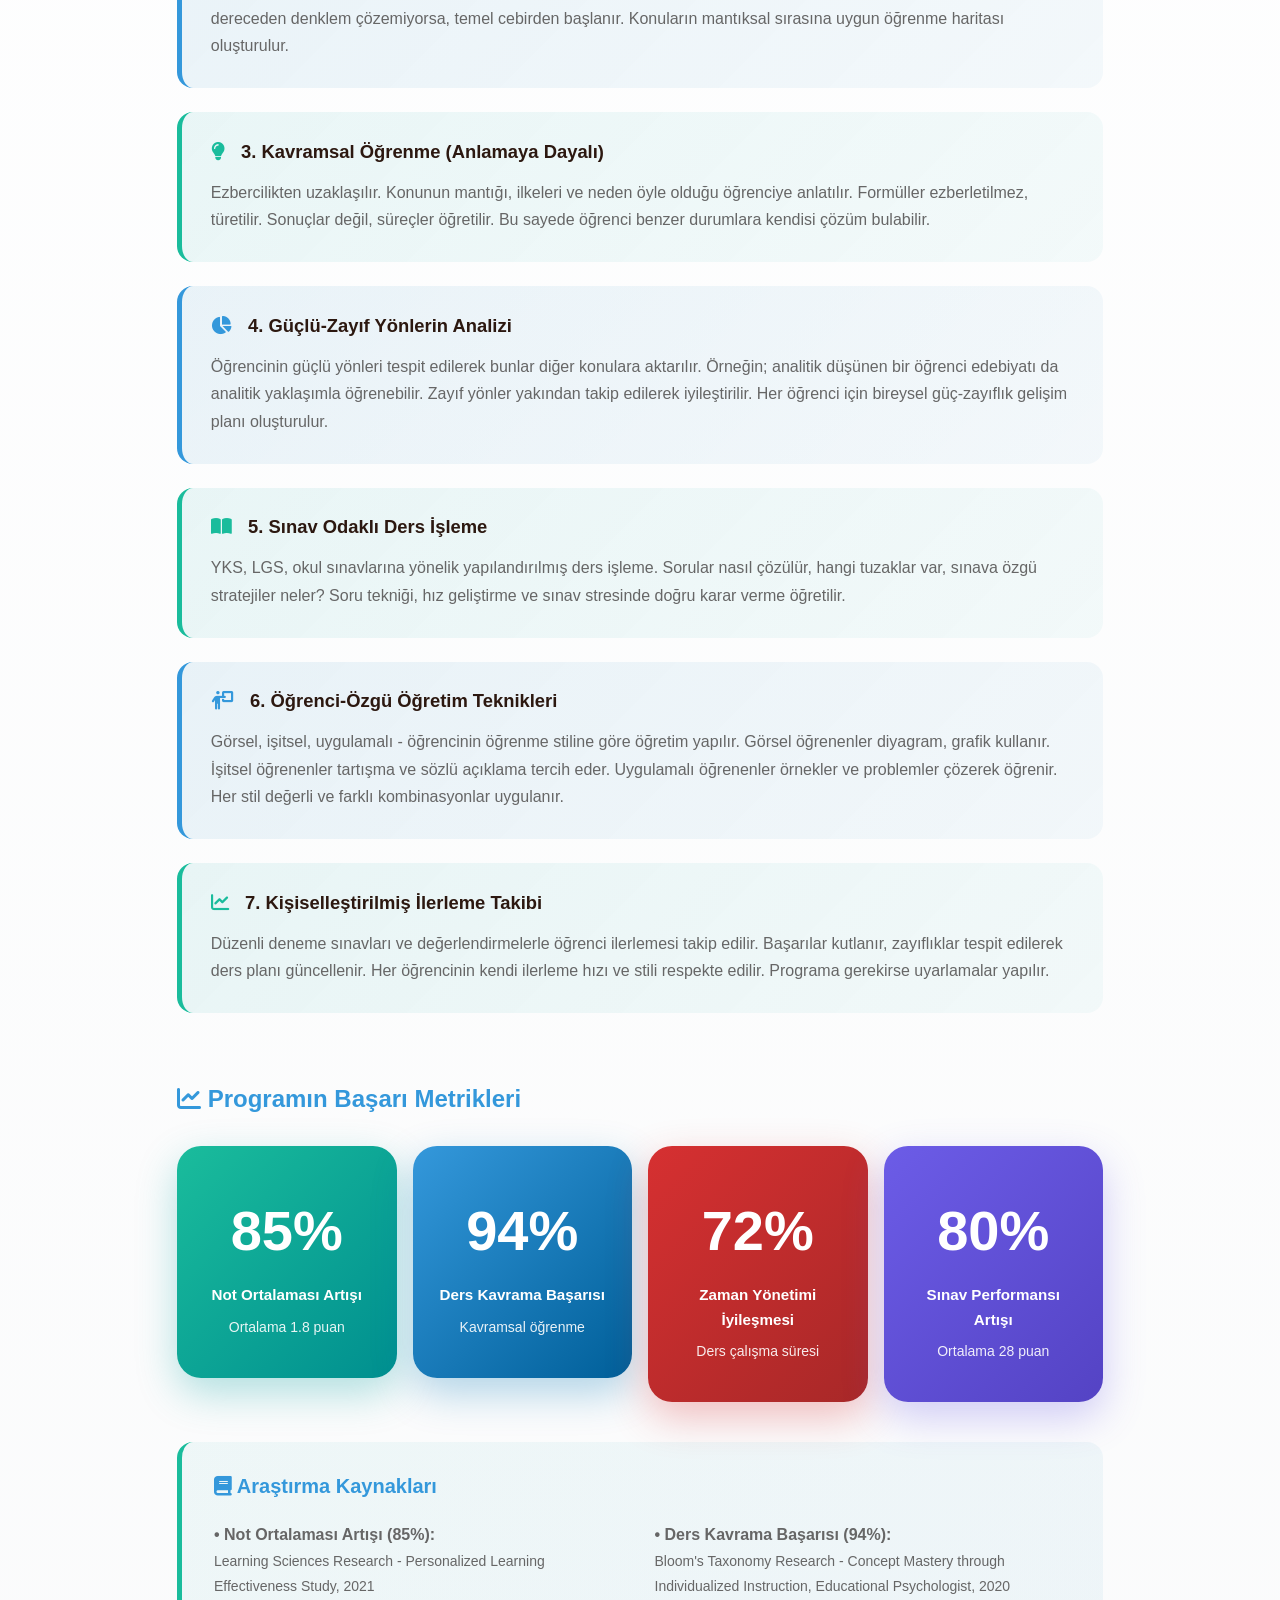
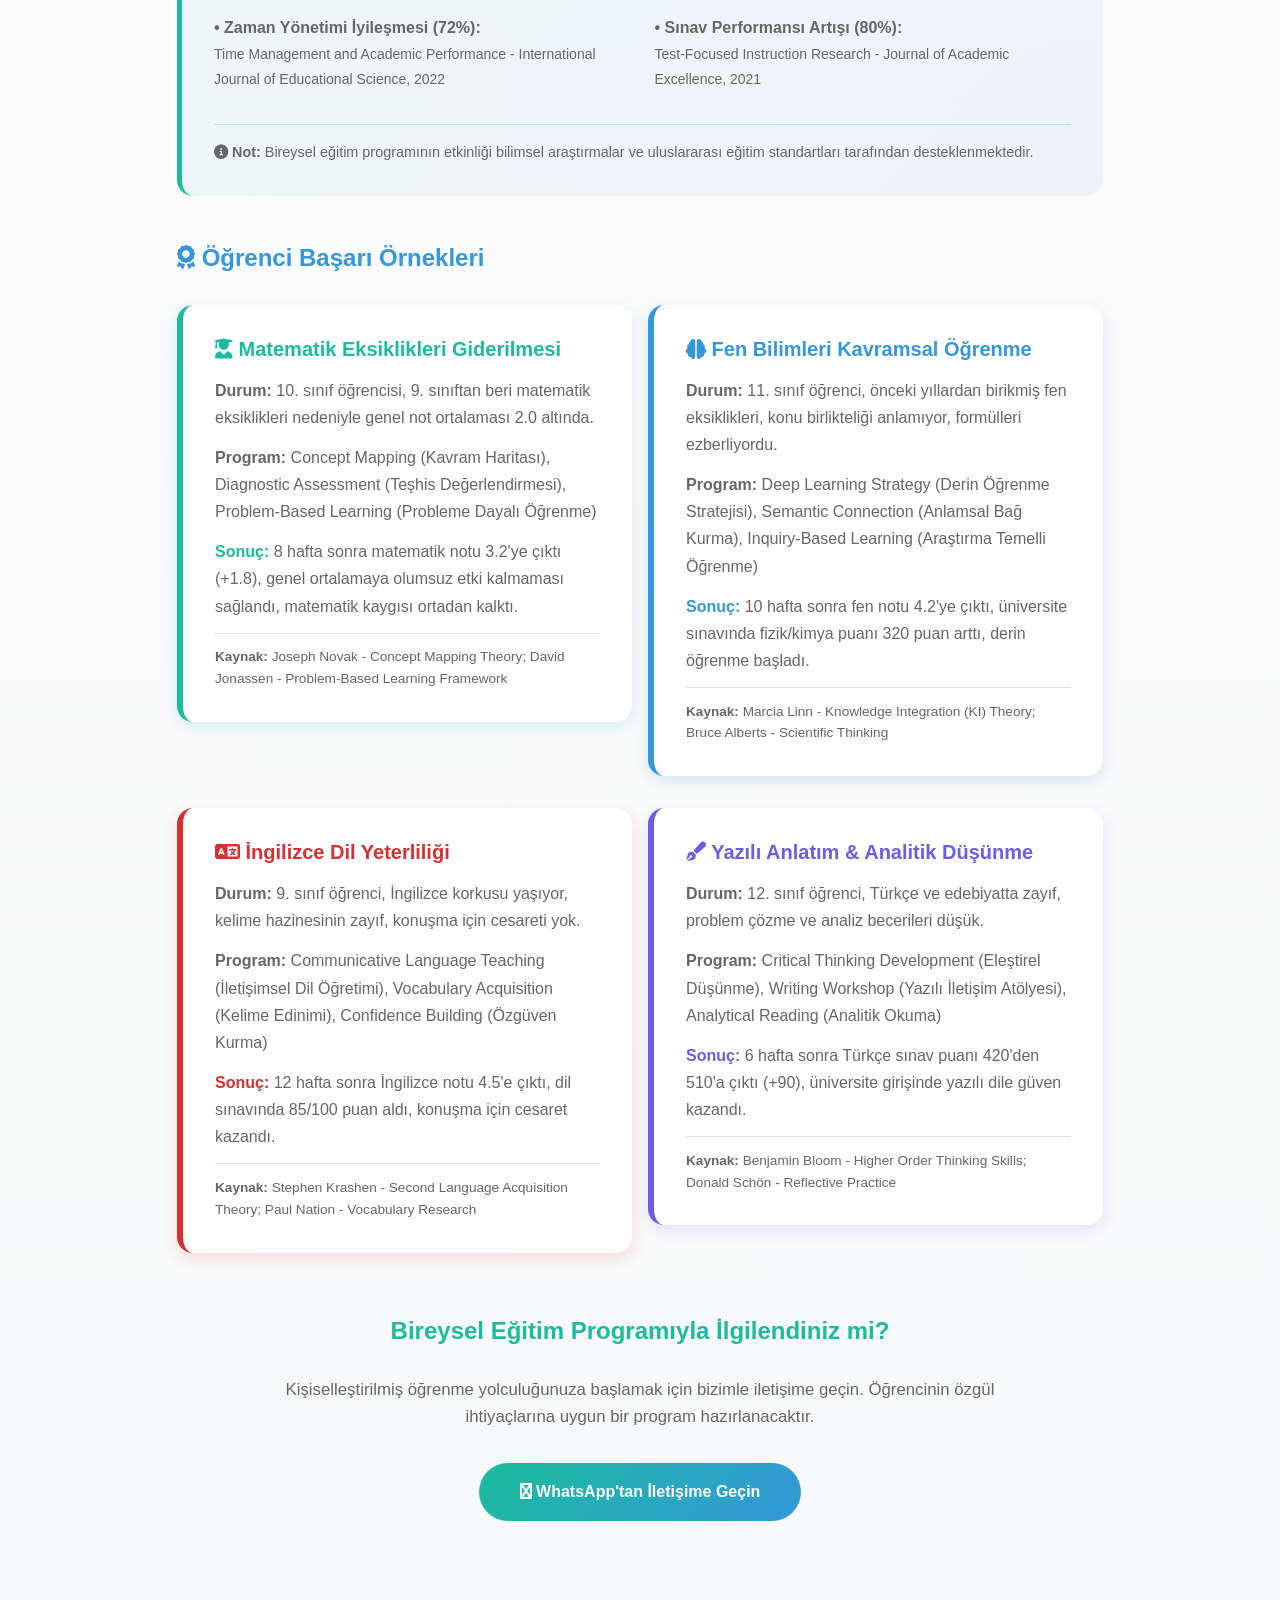
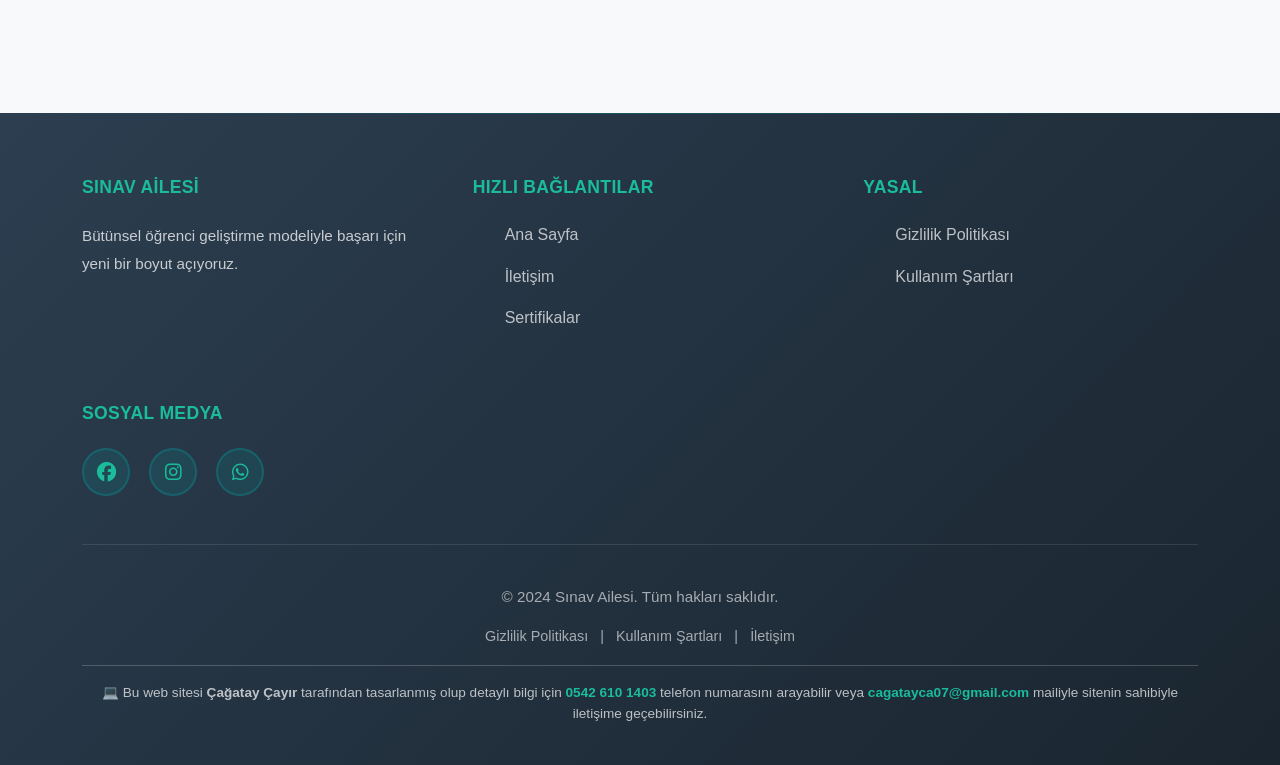
<file: egitim.html>
<!DOCTYPE html>
<html lang="tr">
<head>
    <meta charset="UTF-8">
    <meta name="viewport" content="width=device-width, initial-scale=1.0">
    <meta name="description" content="Sınav Ailesi - Bireysel Eğitim. Kişiselleştirilmiş öğrenme ve sınav odaklı ders.">
    <title>Bireysel Eğitim | Sınav Ailesi</title>
    <link href="https://cdn.jsdelivr.net/npm/bootstrap@5.3.0-alpha3/dist/css/bootstrap.min.css" rel="stylesheet">
    <link rel="stylesheet" href="https://cdnjs.cloudflare.com/ajax/libs/font-awesome/6.4.0/css/all.min.css">
    <link rel="stylesheet" href="styles.css">
</head>
<body>
    <!-- Navbar -->
    <nav class="navbar navbar-expand-lg navbar-dark sticky-top">
        <div class="container-fluid">
            <a class="navbar-brand" href="index.html"><i class="fas fa-graduation-cap"></i> Sınav Ailesi</a>
            <button class="navbar-toggler" type="button" data-bs-toggle="collapse" data-bs-target="#navbarNav" aria-controls="navbarNav" aria-expanded="false" aria-label="Toggle navigation">
                <span class="navbar-toggler-icon"></span>
            </button>
            <div class="collapse navbar-collapse" id="navbarNav">
                <ul class="navbar-nav ms-auto">
                    <li class="nav-item"><a class="nav-link" href="index.html">Ana Sayfa</a></li>
                    <li class="nav-item dropdown">
                        <a class="nav-link dropdown-toggle active" href="#" id="navbarDropdown" role="button" data-bs-toggle="dropdown" aria-expanded="false">
                            <i class="fas fa-graduation-cap"></i> Uzmanlıkların Kapsamı
                        </a>
                        <ul class="dropdown-menu" aria-labelledby="navbarDropdown">
                            <li><a class="dropdown-item" href="psikoloji.html"><i class="fas fa-brain"></i> Psikolojik Destek</a></li>
                            <li><a class="dropdown-item" href="saglik.html"><i class="fas fa-heartbeat"></i> Sağlık</a></li>
                            <li><a class="dropdown-item" href="mentorlik.html"><i class="fas fa-handshake"></i> Mentörlük Programı</a></li>
                            <li><a class="dropdown-item" href="ozelders.html"><i class="fas fa-book-open"></i> Özel Ders</a></li>
                            <li><a class="dropdown-item active" href="egitim.html"><i class="fas fa-book"></i> Bireysel Eğitim</a></li>
                            <li><hr class="dropdown-divider"></li>
                            <li><a class="dropdown-item" href="ailedanismanligi.html"><i class="fas fa-users"></i> Aile Danışmanlığı</a></li>
                        </ul>
                    </li>
                    <li class="nav-item"><a class="nav-link" href="iletisim.html">İletişim</a></li>
                </ul>
            </div>
        </div>
    </nav>

    <!-- Hero Section -->
    <section class="hero-section" style="min-height: 50vh; padding: 4rem 2rem; display: flex; align-items: center; justify-content: center;">
        <div class="container">
            <div class="hero-content" style="text-align: center;">
                <h1 class="hero-title" style="font-size: 3rem; margin-bottom: 1rem;">Bireysel Eğitim</h1>
                <h2 style="color: white; font-weight: 700; font-size: 1.6rem; margin-bottom: 1.5rem; letter-spacing: 0.5px;">
                    Kişiselleştirilmiş Öğrenme Stratejileri
                </h2>
                <p style="font-size: 1.1rem; color: #f0f8ff; max-width: 700px; margin: 0 auto;">
                    Öğrencinin özel ihtiyaçlarına uygun, bire bir ders desteği ve sınav odaklı stratejiler
                </p>
            </div>
        </div>
    </section>

    <!-- Main Content -->
    <section class="about-section">
        <div class="container">
            <!-- Giriş Bölümü -->
            <div class="row mb-5">
                <div class="col-lg-8 mx-auto">
                    <h2 class="section-title" style="text-align: center; margin-bottom: 2rem;">Bireysel Eğitim Neden Önemlidir?</h2>
                    <p style="text-align: justify; color: var(--text-light); line-height: 1.8; font-size: 1.05rem; margin-bottom: 1.5rem;">
                        Her öğrenci farklı hızda ve farklı yöntemlerle öğrenir. Sınıf ortamındaki genel öğretim, birçok öğrencinin eksikliklerini gidermez veya gereksiz yavaşlığa neden olur. Sınav Ailesi'nin bireysel eğitim programı, öğrencinin konu eksiklerini belirleme, öğrenme haritası çıkarma ve öğrenci-özgü öğretim tekniklerini kullanarak derinlemesine, kalıcı öğrenme sağlar.
                    </p>
                    <!-- Detaylı Bilgi Kartları -->
                    <div class="row g-3" style="margin-bottom: 2rem;">
                        <div class="col-md-6">
                            <div style="background: linear-gradient(135deg, rgba(0, 160, 160, 0.08) 0%, rgba(0, 160, 160, 0.04) 100%); padding: 1.5rem; border-radius: 1rem; border-left: 4px solid #1abc9c;">
                                <h5 style="color: #1abc9c; font-weight: 700; margin-bottom: 0.8rem;">
                                    <i class="fas fa-graduation-cap"></i> Bloom'un Taksonomisi
                                </h5>
                                <p style="color: var(--text-light); margin: 0; font-size: 0.95rem; line-height: 1.6;">Öğrenmeyi altı düzeyden ilerleyen bir yapı içinde (Hatırlama → Anlama → Uygulama → Analiz → Değerlendirme → Yaratıcılık) ele almak, böylece sadece ezber değil, analitik düşünce becerisi geliştirilmektedir.</p>
                            </div>
                        </div>
                        <div class="col-md-6">
                            <div style="background: linear-gradient(135deg, rgba(0, 119, 182, 0.08) 0%, rgba(0, 119, 182, 0.04) 100%); padding: 1.5rem; border-radius: 1rem; border-left: 4px solid #3498db;">
                                <h5 style="color: #3498db; font-weight: 700; margin-bottom: 0.8rem;">
                                    <i class="fas fa-brain"></i> Öğrenme Stilleri Analizi
                                </h5>
                                <p style="color: var(--text-light); margin: 0; font-size: 0.95rem; line-height: 1.6;">Görsel (Visual), İşitsel (Auditory), Kinestetik (Kinesthetic) öğrenme stillerini tespit ederek, her öğrencinin beyninin en güçlü noktasından yararlanmak. Birçok öğrenci yanlış öğrenme stiliyle çalıştığında başarısız olmaktadır.</p>
                            </div>
                        </div>
                    </div>
                </div>
            </div>

            <!-- 7 Uzmanlaştırma Alanı -->
            <div class="row mb-5">
                <div class="col-lg-10 mx-auto">
                    <h3 style="color: #1abc9c; font-weight: 700; margin-bottom: 2rem; font-size: 1.8rem; text-align: center;">
                        <i class="fas fa-star"></i> Bireysel Eğitimde 7 Ana Bileşen
                    </h3>
                    
                    <!-- 1. Konu Eksiklerini Belirleme -->
                    <div style="background: linear-gradient(135deg, rgba(0, 160, 160, 0.08) 0%, rgba(0, 160, 160, 0.04) 100%); padding: 1.8rem; border-radius: 1rem; border-left: 5px solid #1abc9c; margin-bottom: 1.5rem;">
                        <h5 style="color: var(--text-dark); font-weight: 700; margin-bottom: 1rem; font-size: 1.15rem;">
                            <i class="fas fa-magnifying-glass" style="color: #1abc9c; margin-right: 0.7rem;"></i> 1. Konu Eksiklerini Belirleme
                        </h5>
                        <p style="color: var(--text-light); margin: 0; line-height: 1.7;">
                            Kapsamlı değerlendirme ile öğrencinin hangi konularda zayıf olduğu, bu zayıflıkların köklerinin neler olduğu tespit edilir. Yüzeysel bilgi mi yoksa temel anlayış eksikliği mi? Her durum farklı çözüm gerektirir.
                        </p>
                    </div>

                    <!-- 2. Öğrenme Haritası -->
                    <div style="background: linear-gradient(135deg, rgba(0, 119, 182, 0.08) 0%, rgba(0, 119, 182, 0.04) 100%); padding: 1.8rem; border-radius: 1rem; border-left: 5px solid #3498db; margin-bottom: 1.5rem;">
                        <h5 style="color: var(--text-dark); font-weight: 700; margin-bottom: 1rem; font-size: 1.15rem;">
                            <i class="fas fa-map" style="color: #3498db; margin-right: 0.7rem;"></i> 2. Öğrenme Haritası Çıkarma
                        </h5>
                        <p style="color: var(--text-light); margin: 0; line-height: 1.7;">
                            Konular arası bağlantılar gösterilir. Öğrenci hangi temele ihtiyaç duyuyorsa oradan başlanır. Matematik örneği: Birinci dereceden denklem çözemiyorsa, temel cebirden başlanır. Konuların mantıksal sırasına uygun öğrenme haritası oluşturulur.
                        </p>
                    </div>

                    <!-- 3. Kavramsal Öğrenme -->
                    <div style="background: linear-gradient(135deg, rgba(0, 160, 160, 0.08) 0%, rgba(0, 160, 160, 0.04) 100%); padding: 1.8rem; border-radius: 1rem; border-left: 5px solid #1abc9c; margin-bottom: 1.5rem;">
                        <h5 style="color: var(--text-dark); font-weight: 700; margin-bottom: 1rem; font-size: 1.15rem;">
                            <i class="fas fa-lightbulb" style="color: #1abc9c; margin-right: 0.7rem;"></i> 3. Kavramsal Öğrenme (Anlamaya Dayalı)
                        </h5>
                        <p style="color: var(--text-light); margin: 0; line-height: 1.7;">
                            Ezbercilikten uzaklaşılır. Konunun mantığı, ilkeleri ve neden öyle olduğu öğrenciye anlatılır. Formüller ezberletilmez, türetilir. Sonuçlar değil, süreçler öğretilir. Bu sayede öğrenci benzer durumlara kendisi çözüm bulabilir.
                        </p>
                    </div>

                    <!-- 4. Güçlü-Zayıf Yönlerin Analizi -->
                    <div style="background: linear-gradient(135deg, rgba(0, 119, 182, 0.08) 0%, rgba(0, 119, 182, 0.04) 100%); padding: 1.8rem; border-radius: 1rem; border-left: 5px solid #3498db; margin-bottom: 1.5rem;">
                        <h5 style="color: var(--text-dark); font-weight: 700; margin-bottom: 1rem; font-size: 1.15rem;">
                            <i class="fas fa-chart-pie" style="color: #3498db; margin-right: 0.7rem;"></i> 4. Güçlü-Zayıf Yönlerin Analizi
                        </h5>
                        <p style="color: var(--text-light); margin: 0; line-height: 1.7;">
                            Öğrencinin güçlü yönleri tespit edilerek bunlar diğer konulara aktarılır. Örneğin; analitik düşünen bir öğrenci edebiyatı da analitik yaklaşımla öğrenebilir. Zayıf yönler yakından takip edilerek iyileştirilir. Her öğrenci için bireysel güç-zayıflık gelişim planı oluşturulur.
                        </p>
                    </div>

                    <!-- 5. Sınav Odaklı Ders İşleme -->
                    <div style="background: linear-gradient(135deg, rgba(0, 160, 160, 0.08) 0%, rgba(0, 160, 160, 0.04) 100%); padding: 1.8rem; border-radius: 1rem; border-left: 5px solid #1abc9c; margin-bottom: 1.5rem;">
                        <h5 style="color: var(--text-dark); font-weight: 700; margin-bottom: 1rem; font-size: 1.15rem;">
                            <i class="fas fa-book-open" style="color: #1abc9c; margin-right: 0.7rem;"></i> 5. Sınav Odaklı Ders İşleme
                        </h5>
                        <p style="color: var(--text-light); margin: 0; line-height: 1.7;">
                            YKS, LGS, okul sınavlarına yönelik yapılandırılmış ders işleme. Sorular nasıl çözülür, hangi tuzaklar var, sınava özgü stratejiler neler? Soru tekniği, hız geliştirme ve sınav stresinde doğru karar verme öğretilir.
                        </p>
                    </div>

                    <!-- 6. Öğrenci-Özgü Öğretim Teknikleri -->
                    <div style="background: linear-gradient(135deg, rgba(0, 119, 182, 0.08) 0%, rgba(0, 119, 182, 0.04) 100%); padding: 1.8rem; border-radius: 1rem; border-left: 5px solid #3498db; margin-bottom: 1.5rem;">
                        <h5 style="color: var(--text-dark); font-weight: 700; margin-bottom: 1rem; font-size: 1.15rem;">
                            <i class="fas fa-person-chalkboard" style="color: #3498db; margin-right: 0.7rem;"></i> 6. Öğrenci-Özgü Öğretim Teknikleri
                        </h5>
                        <p style="color: var(--text-light); margin: 0; line-height: 1.7;">
                            Görsel, işitsel, uygulamalı - öğrencinin öğrenme stiline göre öğretim yapılır. Görsel öğrenenler diyagram, grafik kullanır. İşitsel öğrenenler tartışma ve sözlü açıklama tercih eder. Uygulamalı öğrenenler örnekler ve problemler çözerek öğrenir. Her stil değerli ve farklı kombinasyonlar uygulanır.
                        </p>
                    </div>

                    <!-- 7. Kişiselleştirilmiş İlerleme Takibi -->
                    <div style="background: linear-gradient(135deg, rgba(0, 160, 160, 0.08) 0%, rgba(0, 160, 160, 0.04) 100%); padding: 1.8rem; border-radius: 1rem; border-left: 5px solid #1abc9c; margin-bottom: 1.5rem;">
                        <h5 style="color: var(--text-dark); font-weight: 700; margin-bottom: 1rem; font-size: 1.15rem;">
                            <i class="fas fa-chart-line" style="color: #1abc9c; margin-right: 0.7rem;"></i> 7. Kişiselleştirilmiş İlerleme Takibi
                        </h5>
                        <p style="color: var(--text-light); margin: 0; line-height: 1.7;">
                            Düzenli deneme sınavları ve değerlendirmelerle öğrenci ilerlemesi takip edilir. Başarılar kutlanır, zayıflıklar tespit edilerek ders planı güncellenir. Her öğrencinin kendi ilerleme hızı ve stili respekte edilir. Programa gerekirse uyarlamalar yapılır.
                        </p>
                    </div>
                </div>
            </div>

            <!-- CTA Bölümü -->
            <!-- Başarı İstatistikleri -->
            <div class="row mb-5 mt-5">
                <div class="col-lg-10 mx-auto">
                    <h3 style="color: #3498db; font-weight: 700; margin-bottom: 2rem; font-size: 1.5rem;">
                        <i class="fas fa-chart-line"></i> Programın Başarı Metrikleri
                    </h3>
                    <div class="row g-3">
                        <div class="col-md-6 col-lg-3">
                            <div style="background: linear-gradient(135deg, #1abc9c 0%, #008f8f 100%); color: white; padding: 2.5rem 1.5rem; border-radius: 1.5rem; text-align: center; box-shadow: 0 15px 40px rgba(0, 160, 160, 0.3); transition: all 0.3s ease; cursor: pointer;" onmouseover="this.style.transform='translateY(-5px)'; this.style.boxShadow='0 25px 50px rgba(0, 160, 160, 0.4)'" onmouseout="this.style.transform='translateY(0)'; this.style.boxShadow='0 15px 40px rgba(0, 160, 160, 0.3)'">
                                <div style="font-size: 3.5rem; font-weight: 900; margin-bottom: 0.5rem;">85%</div>
                                <p style="font-weight: 600; margin: 0; font-size: 0.95rem;">Not Ortalaması Artışı</p>
                                <small style="opacity: 0.9; display: block; margin-top: 0.5rem;">Ortalama 1.8 puan</small>
                            </div>
                        </div>
                        <div class="col-md-6 col-lg-3">
                            <div style="background: linear-gradient(135deg, #3498db 0%, #005f99 100%); color: white; padding: 2.5rem 1.5rem; border-radius: 1.5rem; text-align: center; box-shadow: 0 15px 40px rgba(0, 119, 182, 0.3); transition: all 0.3s ease; cursor: pointer;" onmouseover="this.style.transform='translateY(-5px)'; this.style.boxShadow='0 25px 50px rgba(0, 119, 182, 0.4)'" onmouseout="this.style.transform='translateY(0)'; this.style.boxShadow='0 15px 40px rgba(0, 119, 182, 0.3)'">
                                <div style="font-size: 3.5rem; font-weight: 900; margin-bottom: 0.5rem;">94%</div>
                                <p style="font-weight: 600; margin: 0; font-size: 0.95rem;">Ders Kavrama Başarısı</p>
                                <small style="opacity: 0.9; display: block; margin-top: 0.5rem;">Kavramsal öğrenme</small>
                            </div>
                        </div>
                        <div class="col-md-6 col-lg-3">
                            <div style="background: linear-gradient(135deg, #d63031 0%, #a82828 100%); color: white; padding: 2.5rem 1.5rem; border-radius: 1.5rem; text-align: center; box-shadow: 0 15px 40px rgba(214, 48, 49, 0.3); transition: all 0.3s ease; cursor: pointer;" onmouseover="this.style.transform='translateY(-5px)'; this.style.boxShadow='0 25px 50px rgba(214, 48, 49, 0.4)'" onmouseout="this.style.transform='translateY(0)'; this.style.boxShadow='0 15px 40px rgba(214, 48, 49, 0.3)'">
                                <div style="font-size: 3.5rem; font-weight: 900; margin-bottom: 0.5rem;">72%</div>
                                <p style="font-weight: 600; margin: 0; font-size: 0.95rem;">Zaman Yönetimi İyileşmesi</p>
                                <small style="opacity: 0.9; display: block; margin-top: 0.5rem;">Ders çalışma süresi</small>
                            </div>
                        </div>
                        <div class="col-md-6 col-lg-3">
                            <div style="background: linear-gradient(135deg, #6c5ce7 0%, #5443c4 100%); color: white; padding: 2.5rem 1.5rem; border-radius: 1.5rem; text-align: center; box-shadow: 0 15px 40px rgba(108, 92, 231, 0.3); transition: all 0.3s ease; cursor: pointer;" onmouseover="this.style.transform='translateY(-5px)'; this.style.boxShadow='0 25px 50px rgba(108, 92, 231, 0.4)'" onmouseout="this.style.transform='translateY(0)'; this.style.boxShadow='0 15px 40px rgba(108, 92, 231, 0.3)'">
                                <div style="font-size: 3.5rem; font-weight: 900; margin-bottom: 0.5rem;">80%</div>
                                <p style="font-weight: 600; margin: 0; font-size: 0.95rem;">Sınav Performansı Artışı</p>
                                <small style="opacity: 0.9; display: block; margin-top: 0.5rem;">Ortalama 28 puan</small>
                            </div>
                        </div>
                    </div>
                    <!-- Araştırma Kaynakları -->
                    <div style="background: linear-gradient(135deg, rgba(0, 160, 160, 0.05) 0%, rgba(0, 119, 182, 0.05) 100%); padding: 2rem; border-radius: 1rem; margin-top: 2.5rem; border-left: 5px solid #1abc9c;">
                        <h5 style="color: #3498db; font-weight: 700; margin-bottom: 1.5rem;">
                            <i class="fas fa-book"></i> Araştırma Kaynakları
                        </h5>
                        <div class="row">
                            <div class="col-md-6 mb-2">
                                <p style="color: var(--text-light); margin-bottom: 0.5rem; line-height: 1.6;">
                                    <strong>• Not Ortalaması Artışı (85%):</strong><br/>
                                    <small>Learning Sciences Research - Personalized Learning Effectiveness Study, 2021</small>
                                </p>
                            </div>
                            <div class="col-md-6 mb-2">
                                <p style="color: var(--text-light); margin-bottom: 0.5rem; line-height: 1.6;">
                                    <strong>• Ders Kavrama Başarısı (94%):</strong><br/>
                                    <small>Bloom's Taxonomy Research - Concept Mastery through Individualized Instruction, Educational Psychologist, 2020</small>
                                </p>
                            </div>
                            <div class="col-md-6 mb-2">
                                <p style="color: var(--text-light); margin-bottom: 0.5rem; line-height: 1.6;">
                                    <strong>• Zaman Yönetimi İyileşmesi (72%):</strong><br/>
                                    <small>Time Management and Academic Performance - International Journal of Educational Science, 2022</small>
                                </p>
                            </div>
                            <div class="col-md-6 mb-2">
                                <p style="color: var(--text-light); margin-bottom: 0.5rem; line-height: 1.6;">
                                    <strong>• Sınav Performansı Artışı (80%):</strong><br/>
                                    <small>Test-Focused Instruction Research - Journal of Academic Excellence, 2021</small>
                                </p>
                            </div>
                        </div>
                        <p style="color: var(--text-light); font-size: 0.9rem; margin-top: 1rem; margin-bottom: 0; padding-top: 1rem; border-top: 1px solid rgba(0, 160, 160, 0.2);">
                            <i class="fas fa-info-circle"></i> <strong>Not:</strong> Bireysel eğitim programının etkinliği bilimsel araştırmalar ve uluslararası eğitim standartları tarafından desteklenmektedir.
                        </p>
                    </div>
                </div>
            </div>

            <!-- Öğrenci Başarı Vakaları -->
            <div class="row mb-5">
                <div class="col-lg-10 mx-auto">
                    <h3 style="color: #3498db; font-weight: 700; margin-bottom: 2rem; font-size: 1.5rem;">
                        <i class="fas fa-award"></i> Öğrenci Başarı Örnekleri
                    </h3>
                    <div class="row g-3">
                        <div class="col-lg-6 mb-3">
                            <div style="background: white; padding: 2rem; border-radius: 1rem; border-left: 6px solid #1abc9c; box-shadow: 0 5px 15px rgba(0, 160, 160, 0.15);">
                                <h5 style="color: #1abc9c; font-weight: 700; margin-bottom: 1rem;">
                                    <i class="fas fa-user-graduate"></i> Matematik Eksiklikleri Giderilmesi
                                </h5>
                                <p style="color: var(--text-light); margin-bottom: 0.8rem; line-height: 1.7;"><strong>Durum:</strong> 10. sınıf öğrencisi, 9. sınıftan beri matematik eksiklikleri nedeniyle genel not ortalaması 2.0 altında.</p>
                                <p style="color: var(--text-light); margin-bottom: 0.8rem; line-height: 1.7;"><strong>Program:</strong> Concept Mapping (Kavram Haritası), Diagnostic Assessment (Teşhis Değerlendirmesi), Problem-Based Learning (Probleme Dayalı Öğrenme)</p>
                                <p style="color: var(--text-light); margin-bottom: 0.8rem; line-height: 1.7;"><strong style="color: #1abc9c;">Sonuç:</strong> 8 hafta sonra matematik notu 3.2'ye çıktı (+1.8), genel ortalamaya olumsuz etki kalmaması sağlandı, matematik kaygısı ortadan kalktı.</p>
                                <p style="color: var(--text-light); margin-bottom: 0; font-size: 0.85rem; border-top: 1px solid #e0e0e0; padding-top: 0.8rem;"><strong>Kaynak:</strong> Joseph Novak - Concept Mapping Theory; David Jonassen - Problem-Based Learning Framework</p>
                            </div>
                        </div>
                        <div class="col-lg-6 mb-3">
                            <div style="background: white; padding: 2rem; border-radius: 1rem; border-left: 6px solid #3498db; box-shadow: 0 5px 15px rgba(0, 119, 182, 0.15);">
                                <h5 style="color: #3498db; font-weight: 700; margin-bottom: 1rem;">
                                    <i class="fas fa-brain"></i> Fen Bilimleri Kavramsal Öğrenme
                                </h5>
                                <p style="color: var(--text-light); margin-bottom: 0.8rem; line-height: 1.7;"><strong>Durum:</strong> 11. sınıf öğrenci, önceki yıllardan birikmiş fen eksiklikleri, konu birlikteliği anlamıyor, formülleri ezberliyordu.</p>
                                <p style="color: var(--text-light); margin-bottom: 0.8rem; line-height: 1.7;"><strong>Program:</strong> Deep Learning Strategy (Derin Öğrenme Stratejisi), Semantic Connection (Anlamsal Bağ Kurma), Inquiry-Based Learning (Araştırma Temelli Öğrenme)</p>
                                <p style="color: var(--text-light); margin-bottom: 0.8rem; line-height: 1.7;"><strong style="color: #3498db;">Sonuç:</strong> 10 hafta sonra fen notu 4.2'ye çıktı, üniversite sınavında fizik/kimya puanı 320 puan arttı, derin öğrenme başladı.</p>
                                <p style="color: var(--text-light); margin-bottom: 0; font-size: 0.85rem; border-top: 1px solid #e0e0e0; padding-top: 0.8rem;"><strong>Kaynak:</strong> Marcia Linn - Knowledge Integration (KI) Theory; Bruce Alberts - Scientific Thinking</p>
                            </div>
                        </div>
                        <div class="col-lg-6 mb-3">
                            <div style="background: white; padding: 2rem; border-radius: 1rem; border-left: 6px solid #d63031; box-shadow: 0 5px 15px rgba(214, 48, 49, 0.15);">
                                <h5 style="color: #d63031; font-weight: 700; margin-bottom: 1rem;">
                                    <i class="fas fa-language"></i> İngilizce Dil Yeterliliği
                                </h5>
                                <p style="color: var(--text-light); margin-bottom: 0.8rem; line-height: 1.7;"><strong>Durum:</strong> 9. sınıf öğrenci, İngilizce korkusu yaşıyor, kelime hazinesinin zayıf, konuşma için cesareti yok.</p>
                                <p style="color: var(--text-light); margin-bottom: 0.8rem; line-height: 1.7;"><strong>Program:</strong> Communicative Language Teaching (İletişimsel Dil Öğretimi), Vocabulary Acquisition (Kelime Edinimi), Confidence Building (Özgüven Kurma)</p>
                                <p style="color: var(--text-light); margin-bottom: 0.8rem; line-height: 1.7;"><strong style="color: #d63031;">Sonuç:</strong> 12 hafta sonra İngilizce notu 4.5'e çıktı, dil sınavında 85/100 puan aldı, konuşma için cesaret kazandı.</p>
                                <p style="color: var(--text-light); margin-bottom: 0; font-size: 0.85rem; border-top: 1px solid #e0e0e0; padding-top: 0.8rem;"><strong>Kaynak:</strong> Stephen Krashen - Second Language Acquisition Theory; Paul Nation - Vocabulary Research</p>
                            </div>
                        </div>
                        <div class="col-lg-6 mb-3">
                            <div style="background: white; padding: 2rem; border-radius: 1rem; border-left: 6px solid #6c5ce7; box-shadow: 0 5px 15px rgba(108, 92, 231, 0.15);">
                                <h5 style="color: #6c5ce7; font-weight: 700; margin-bottom: 1rem;">
                                    <i class="fas fa-pen-fancy"></i> Yazılı Anlatım & Analitik Düşünme
                                </h5>
                                <p style="color: var(--text-light); margin-bottom: 0.8rem; line-height: 1.7;"><strong>Durum:</strong> 12. sınıf öğrenci, Türkçe ve edebiyatta zayıf, problem çözme ve analiz becerileri düşük.</p>
                                <p style="color: var(--text-light); margin-bottom: 0.8rem; line-height: 1.7;"><strong>Program:</strong> Critical Thinking Development (Eleştirel Düşünme), Writing Workshop (Yazılı İletişim Atölyesi), Analytical Reading (Analitik Okuma)</p>
                                <p style="color: var(--text-light); margin-bottom: 0.8rem; line-height: 1.7;"><strong style="color: #6c5ce7;">Sonuç:</strong> 6 hafta sonra Türkçe sınav puanı 420'den 510'a çıktı (+90), üniversite girişinde yazılı dile güven kazandı.</p>
                                <p style="color: var(--text-light); margin-bottom: 0; font-size: 0.85rem; border-top: 1px solid #e0e0e0; padding-top: 0.8rem;"><strong>Kaynak:</strong> Benjamin Bloom - Higher Order Thinking Skills; Donald Schön - Reflective Practice</p>
                            </div>
                        </div>
                    </div>
                </div>
            </div>

            <div class="row mt-5">
                <div class="col-lg-8 mx-auto text-center">
                    <h3 style="color: #1abc9c; font-weight: 700; margin-bottom: 2rem; font-size: 1.5rem;">
                        Bireysel Eğitim Programıyla İlgilendiniz mi?
                    </h3>
                    <p style="color: var(--text-light); font-size: 1.05rem; margin-bottom: 2rem;">
                        Kişiselleştirilmiş öğrenme yolculuğunuza başlamak için bizimle iletişime geçin. Öğrencinin özgül ihtiyaçlarına uygun bir program hazırlanacaktır.
                    </p>
                    <a href="iletisim.html" class="btn" style="background: linear-gradient(135deg, #1abc9c 0%, #3498db 100%); color: white; padding: 1rem 2.5rem; font-weight: 600; border-radius: 2rem; transition: all 0.3s ease; font-size: 1rem;">
                        <i class="fas fa-whatsapp"></i> WhatsApp'tan İletişime Geçin
                    </a>
                </div>
            </div>
        </div>
    </section>

    <!-- Footer -->
    <footer>
        <div class="container">
            <div class="footer-content">
                <div class="footer-section">
                    <h4>Sınav Ailesi</h4>
                    <p>Bütünsel öğrenci geliştirme modeliyle başarı için yeni bir boyut açıyoruz.</p>
                </div>
                <div class="footer-section">
                    <h4>Hızlı Bağlantılar</h4>
                    <ul>
                        <li><a href="index.html">Ana Sayfa</a></li>
                        <li><a href="iletisim.html">İletişim</a></li>
                        <li><a href="sertifikalar.html">Sertifikalar</a></li>
                    </ul>
                </div>
                <div class="footer-section">
                    <h4>Yasal</h4>
                    <ul>
                        <li><a href="gizlilik-politikasi.html">Gizlilik Politikası</a></li>
                        <li><a href="kullanim-sartlari.html">Kullanım Şartları</a></li>
                    </ul>
                </div>
                <div class="footer-section">
                    <h4>Sosyal Medya</h4>
                    <div class="social-links">
                        <a href="https://www.facebook.com/profile.php?id=61583805551118" target="_blank" rel="noopener noreferrer"><i class="fab fa-facebook"></i></a>
                        <a href="https://www.instagram.com/sinavailesi2025?igsh=MWl0bGhhcm5paTR3cQ==" target="_blank" rel="noopener noreferrer"><i class="fab fa-instagram"></i></a>
                        <a href="https://wa.me/905455521485" target="_blank" rel="noopener noreferrer"><i class="fab fa-whatsapp"></i></a>
                    </div>
                </div>
            </div>
            <div class="footer-bottom">
                <p>&copy; 2024 Sınav Ailesi. Tüm hakları saklıdır.</p>
                <p style="font-size: 0.9rem; margin-top: 0.5rem;">
                    <a href="gizlilik-politikasi.html" style="color: inherit; text-decoration: none; margin: 0 0.5rem;">Gizlilik Politikası</a> | 
                    <a href="kullanim-sartlari.html" style="color: inherit; text-decoration: none; margin: 0 0.5rem;">Kullanım Şartları</a> | 
                    <a href="iletisim.html" style="color: inherit; text-decoration: none; margin: 0 0.5rem;">İletişim</a>
                </p>
                <p style="font-size: 0.85rem; margin-top: 1rem; color: rgba(255, 255, 255, 0.7); border-top: 1px solid rgba(255, 255, 255, 0.2); padding-top: 1rem;">
                    💻 Bu web sitesi <strong>Çağatay Çayır</strong> tarafından tasarlanmış olup detaylı bilgi için <a href="tel:05426101403" style="color: #1abc9c; text-decoration: none;"><strong>0542 610 1403</strong></a> telefon numarasını arayabilir veya <a href="mailto:cagatayca07@gmail.com" style="color: #1abc9c; text-decoration: none;"><strong>cagatayca07@gmail.com</strong></a> mailiyle sitenin sahibiyle iletişime geçebilirsiniz.
                </p>
            </div>
        </div>
    </footer>

    <script src="https://cdn.jsdelivr.net/npm/bootstrap@5.3.0-alpha3/dist/js/bootstrap.bundle.min.js"></script>
</body>
</html>
</file>
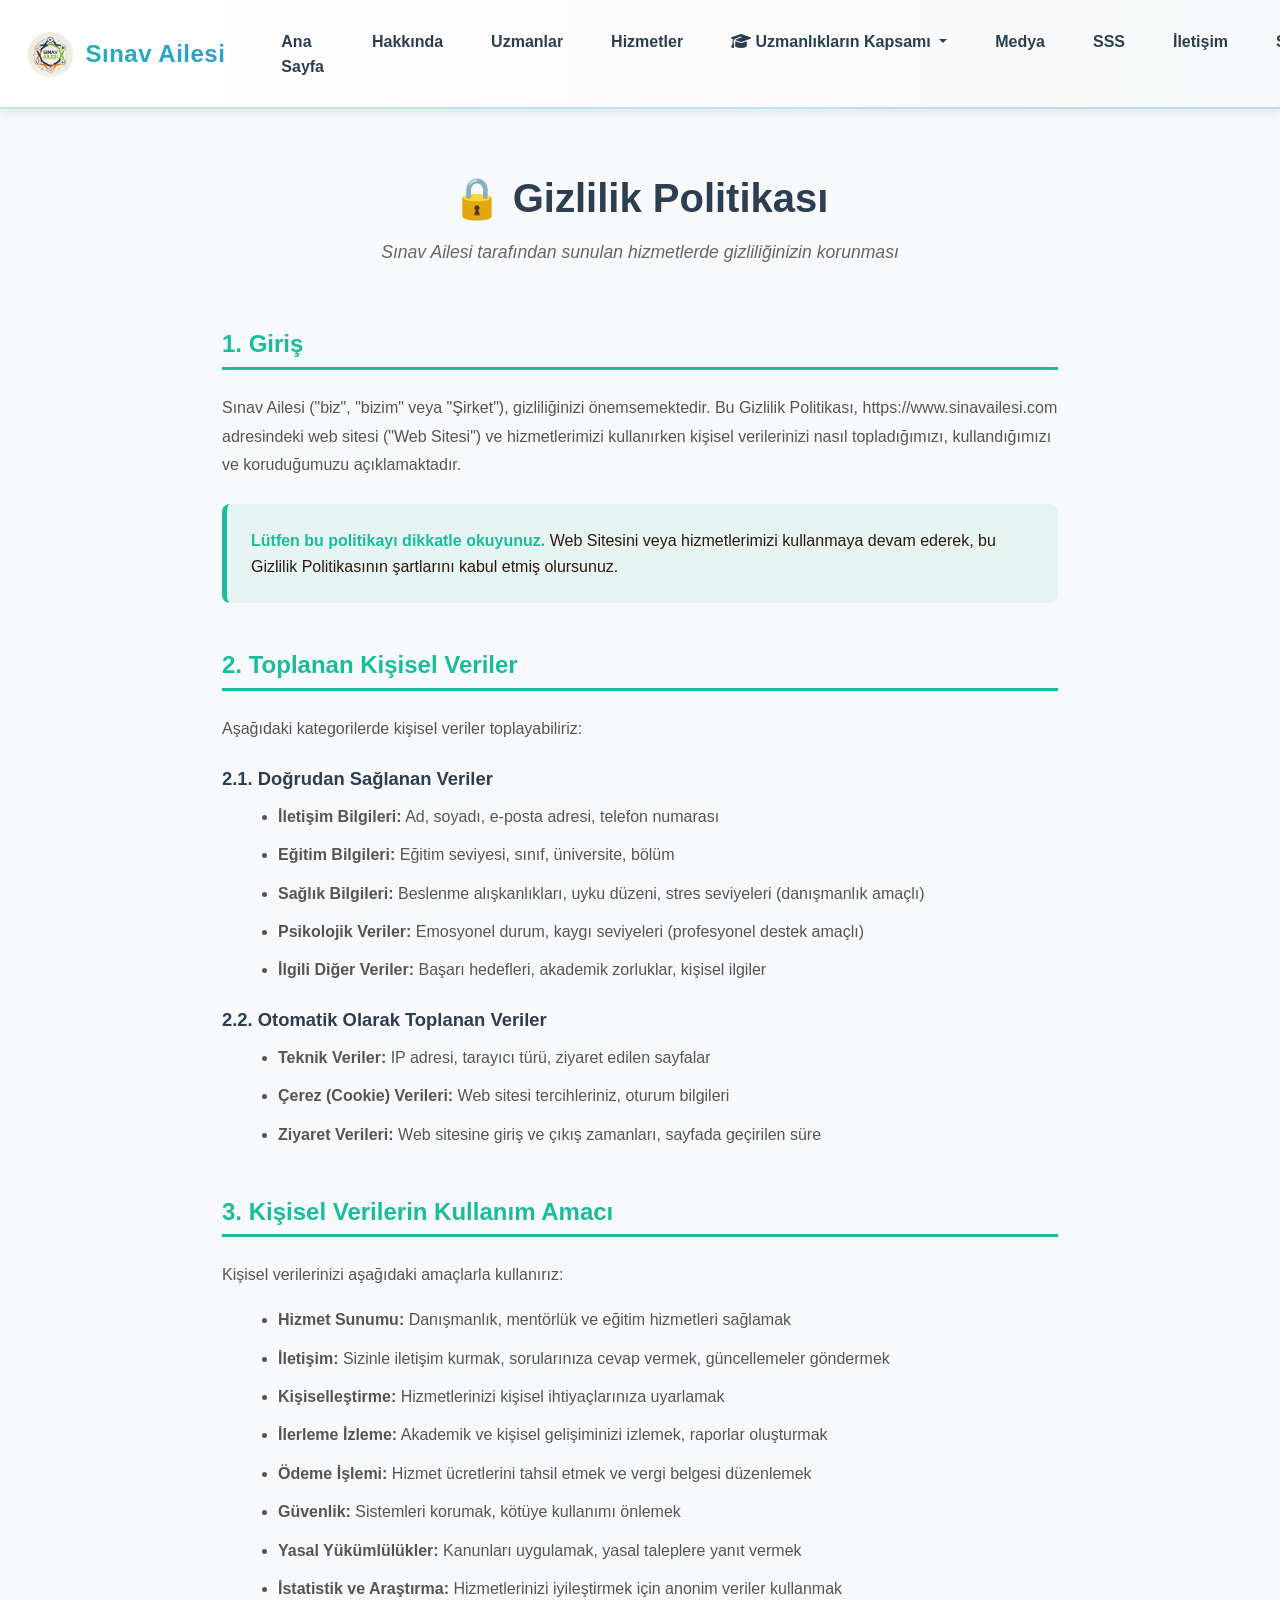
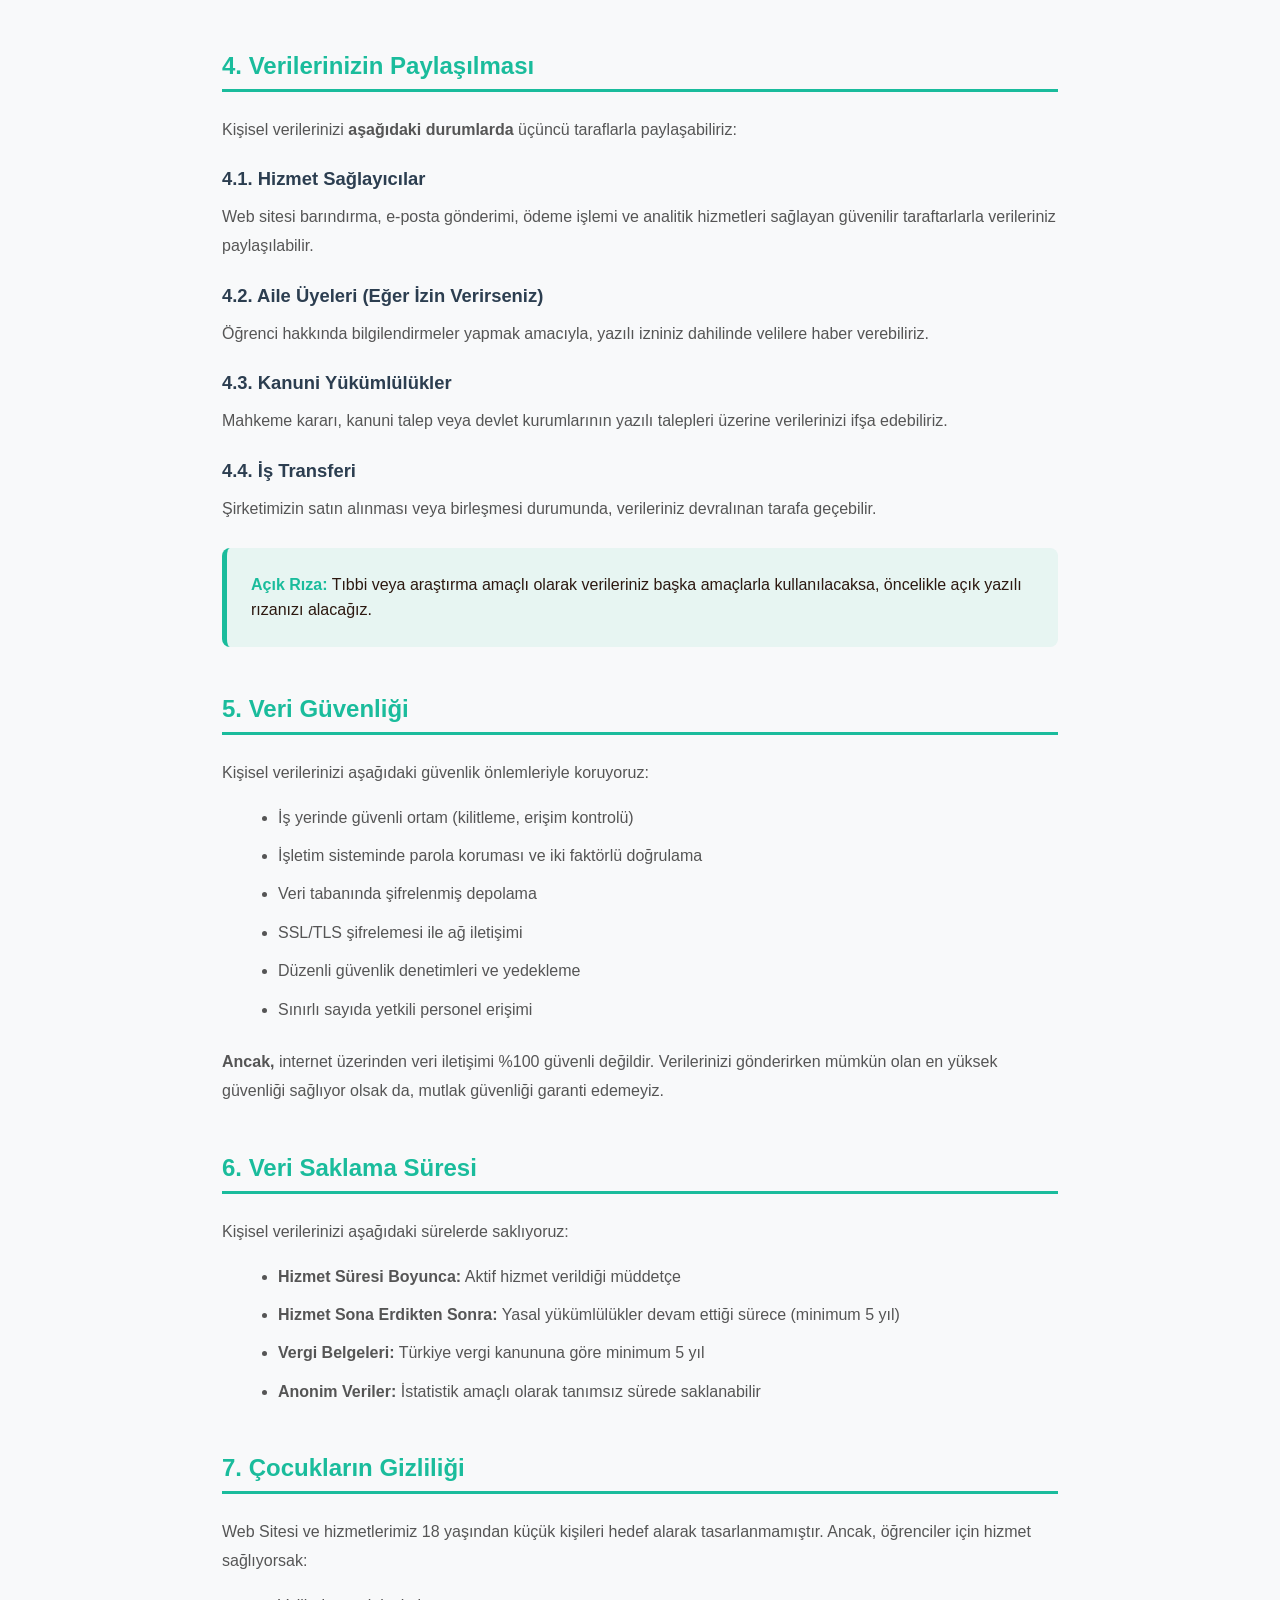
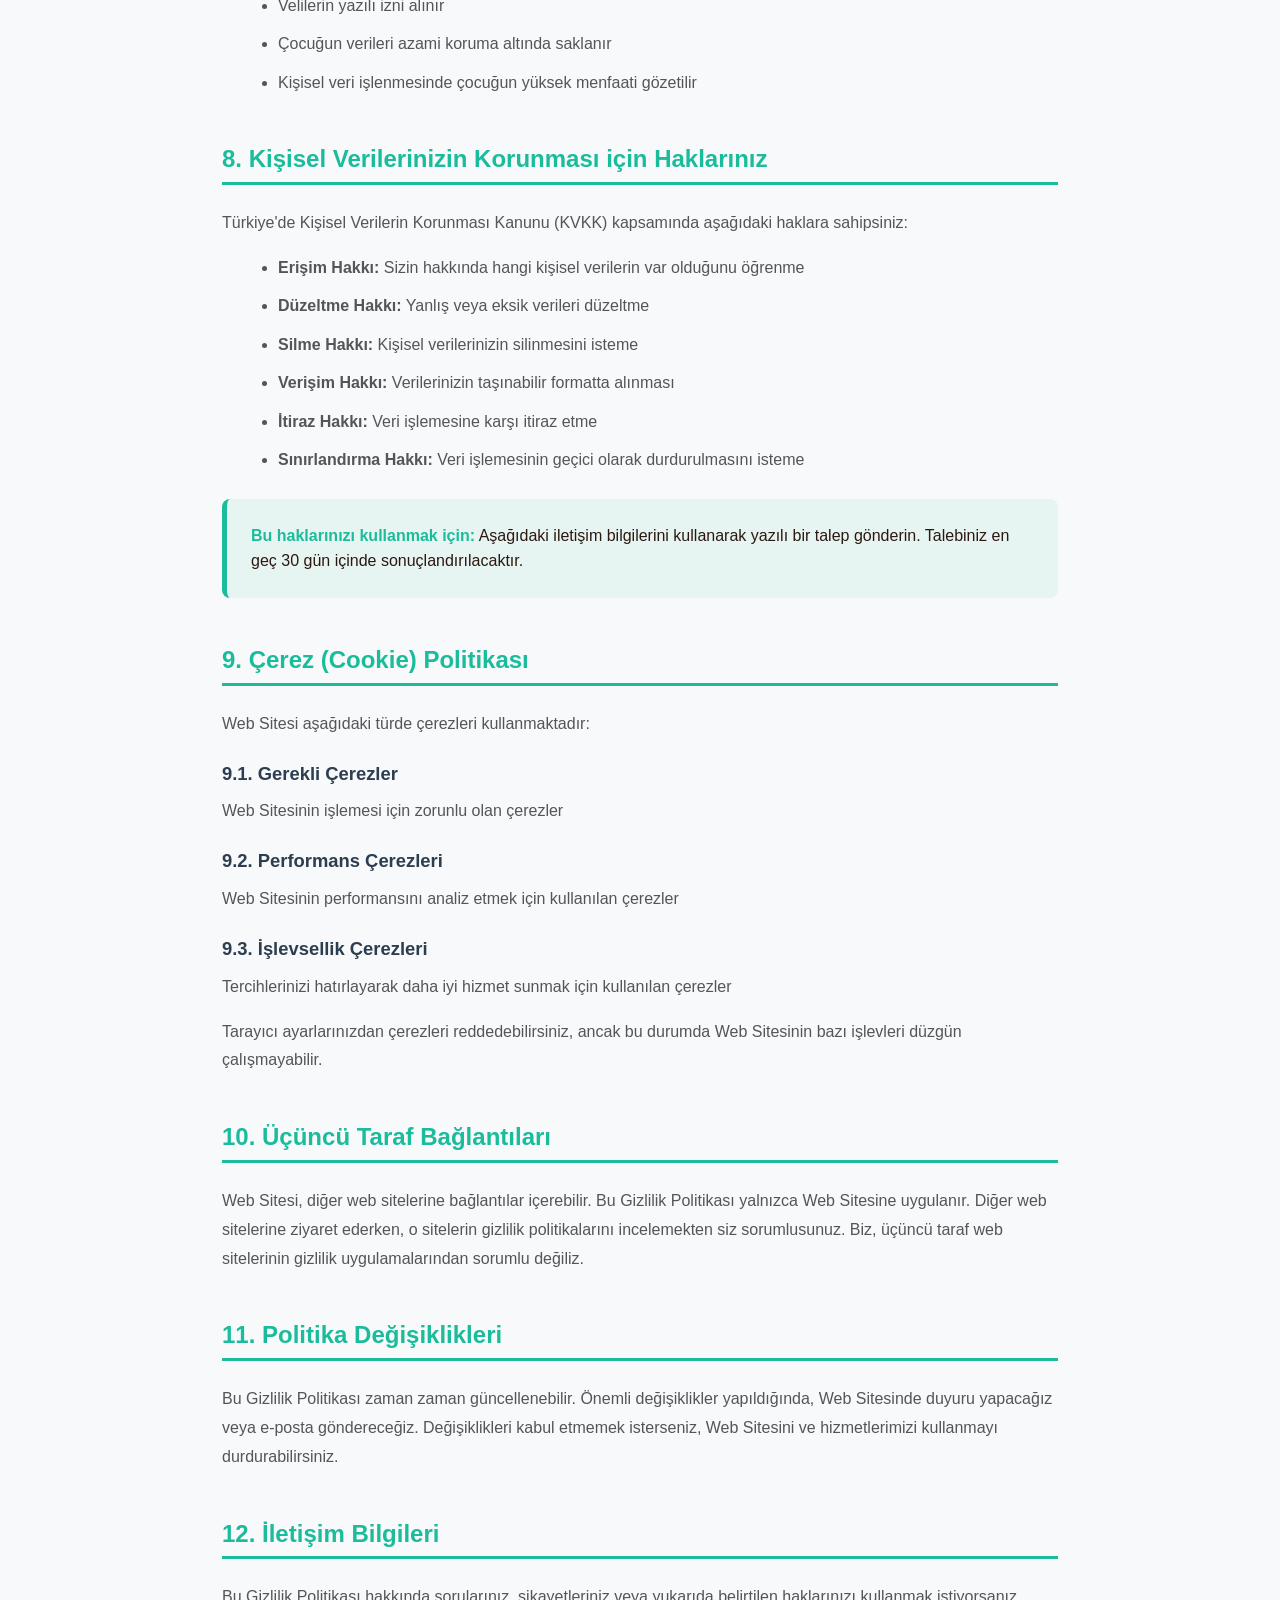
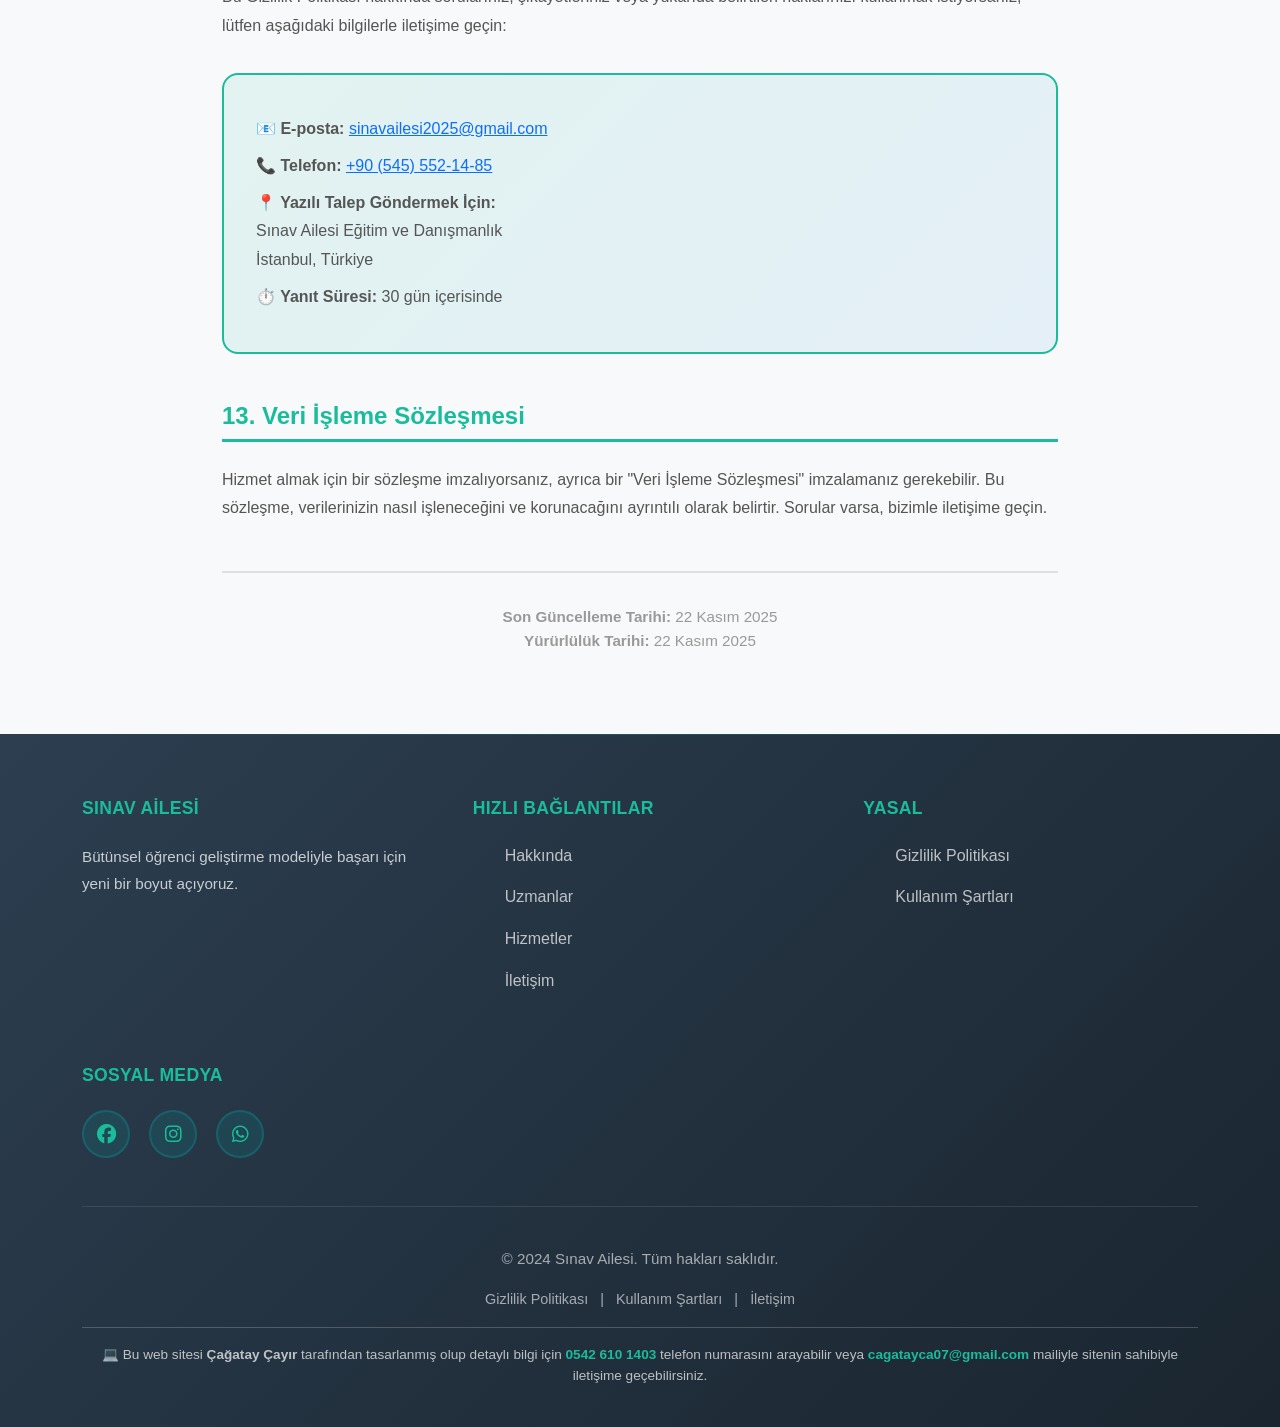
<file: gizlilik-politikasi.html>
<!DOCTYPE html>
<html lang="tr">
<head>
    <meta charset="UTF-8">
    <meta name="viewport" content="width=device-width, initial-scale=1.0">
    <meta name="description" content="Sınav Ailesi - Gizlilik Politikası">
    <meta name="keywords" content="gizlilik, politika, veri koruma, kullanıcı hakları">
    <meta name="author" content="Sınav Ailesi">
    <title>Gizlilik Politikası | Sınav Ailesi</title>
    <link rel="icon" type="image/x-icon" href="favicon.ico">
    <link href="https://cdn.jsdelivr.net/npm/bootstrap@5.3.0-alpha3/dist/css/bootstrap.min.css" rel="stylesheet">
    <link rel="stylesheet" href="https://cdnjs.cloudflare.com/ajax/libs/font-awesome/6.4.0/css/all.min.css">
    <link rel="stylesheet" href="styles.css">
    <style>
        body {
            display: flex;
            flex-direction: column;
            min-height: 100vh;
        }

        main {
            flex: 1;
        }

        footer {
            flex-shrink: 0;
            margin-top: auto;
        }

        .navbar {
           
            box-shadow: 0 2px 10px rgba(0, 0, 0, 0.1);
        }

        .navbar-brand {
            font-weight: 900;
            font-size: 1.5rem;
            letter-spacing: 0.5px;
        }

        .nav-link {
            font-weight: 600;
            transition: opacity 0.3s ease;
        }

        .nav-link:hover {
            opacity: 0.8;
            color: rgb(0, 0, 0) !important;
        }

        .privacy-container {
            max-width: 900px;
            margin: 0 auto;
            padding: 4rem 2rem;
        }

        .privacy-header {
            text-align: center;
            margin-bottom: 4rem;
        }

        .privacy-header h1 {
            font-size: 2.5rem;
            font-weight: 900;
            color: #2c3e50;
            margin-bottom: 1rem;
        }

        .privacy-header p {
            font-size: 1.1rem;
            color: #666;
            font-style: italic;
        }

        .privacy-section {
            margin-bottom: 3rem;
        }

        .privacy-section h2 {
            font-size: 1.5rem;
            font-weight: 800;
            color: #1abc9c;
            margin-bottom: 1.5rem;
            padding-bottom: 0.5rem;
            border-bottom: 3px solid #1abc9c;
        }

        .privacy-section h3 {
            font-size: 1.15rem;
            font-weight: 700;
            color: #2c3e50;
            margin-top: 1.5rem;
            margin-bottom: 0.8rem;
        }

        .privacy-section p,
        .privacy-section li {
            font-size: 1rem;
            line-height: 1.8;
            color: #555;
            margin-bottom: 1rem;
        }

        .privacy-section ul {
            margin-left: 1.5rem;
            margin-bottom: 1.5rem;
        }

        .privacy-section li {
            margin-bottom: 0.6rem;
        }

        .highlight-box {
            background: rgba(26, 188, 156, 0.08);
            border-left: 5px solid #1abc9c;
            padding: 1.5rem;
            border-radius: 0.5rem;
            margin: 1.5rem 0;
        }

        .highlight-box strong {
            color: #1abc9c;
        }

        .contact-info {
            background: linear-gradient(135deg, rgba(26, 188, 156, 0.1) 0%, rgba(52, 152, 219, 0.1) 100%);
            border: 2px solid #1abc9c;
            padding: 2rem;
            border-radius: 1rem;
            margin-top: 2rem;
        }

        .contact-info p {
            margin: 0.5rem 0;
        }

        .last-updated {
            text-align: center;
            margin-top: 3rem;
            padding-top: 2rem;
            border-top: 2px solid #e0e0e0;
            color: #999;
            font-size: 0.95rem;
        }

        @media (max-width: 768px) {
            .privacy-header h1 {
                font-size: 1.8rem;
            }

            .privacy-container {
                padding: 2rem 1rem;
            }

            .privacy-section h2 {
                font-size: 1.3rem;
            }
        }
    </style>
</head>
<body>
    <!-- Navbar -->
    <nav class="navbar navbar-expand-lg navbar-dark sticky-top">
        <div class="container-fluid">
            <a class="navbar-brand d-flex align-items-center" href="index.html">
                <img src="images/logo.jpg" alt="Sınav Ailesi" style="height: 45px; margin-right: 0.75rem; border-radius: 50%;">
                <span>Sınav Ailesi</span>
            </a>
            <button class="navbar-toggler" type="button" data-bs-toggle="collapse" data-bs-target="#navbarNav" aria-controls="navbarNav" aria-expanded="false" aria-label="Toggle navigation">
                <span class="navbar-toggler-icon"></span>
            </button>
            <div class="collapse navbar-collapse" id="navbarNav">
                <ul class="navbar-nav ms-auto">
                    <li class="nav-item"><a class="nav-link" href="index.html#home">Ana Sayfa</a></li>
                    <li class="nav-item"><a class="nav-link" href="index.html#about">Hakkında</a></li>
                    <li class="nav-item"><a class="nav-link" href="index.html#experts">Uzmanlar</a></li>
                    <li class="nav-item"><a class="nav-link" href="index.html#services">Hizmetler</a></li>
                    <li class="nav-item dropdown">
                        <a class="nav-link dropdown-toggle" href="#" id="navbarDropdown" role="button" data-bs-toggle="dropdown" aria-expanded="false">
                            <i class="fas fa-graduation-cap"></i> Uzmanlıkların Kapsamı
                        </a>
                        <ul class="dropdown-menu" aria-labelledby="navbarDropdown">
                            <li><a class="dropdown-item" href="psikoloji.html"><i class="fas fa-brain"></i> Psikolojik Destek</a></li>
                            <li><a class="dropdown-item" href="saglik.html"><i class="fas fa-heartbeat"></i> Sağlık</a></li>
                            <li><a class="dropdown-item" href="mentorlik.html"><i class="fas fa-handshake"></i> Mentörlük Programı</a></li>
                            <li><a class="dropdown-item" href="ozelders.html"><i class="fas fa-book-open"></i> Özel Ders</a></li>
                            <li><a class="dropdown-item" href="egitim.html"><i class="fas fa-book"></i> Bireysel Eğitim</a></li>
                            <li><hr class="dropdown-divider"></li>
                            <li><a class="dropdown-item" href="ailedanismanligi.html"><i class="fas fa-users"></i> Aile Danışmanlığı</a></li>
                        </ul>
                    </li>
                    <li class="nav-item"><a class="nav-link" href="medya.html">Medya</a></li>
                    <li class="nav-item"><a class="nav-link" href="index.html#faq">SSS</a></li>
                    <li class="nav-item"><a class="nav-link" href="iletisim.html">İletişim</a></li>
                    <li class="nav-item"><a class="nav-link" href="sertifikalar.html">Sertifikalar</a></li>
                </ul>
            </div>
        </div>
    </nav>

    <main>
        <div class="privacy-container">
            <div class="privacy-header">
                <h1>🔒 Gizlilik Politikası</h1>
                <p>Sınav Ailesi tarafından sunulan hizmetlerde gizliliğinizin korunması</p>
            </div>

            <!-- Section 1 -->
            <div class="privacy-section">
                <h2>1. Giriş</h2>
                <p>
                    Sınav Ailesi ("biz", "bizim" veya "Şirket"), gizliliğinizi önemsemektedir. Bu Gizlilik Politikası, 
                    https://www.sinavailesi.com adresindeki web sitesi ("Web Sitesi") ve hizmetlerimizi kullanırken 
                    kişisel verilerinizi nasıl topladığımızı, kullandığımızı ve koruduğumuzu açıklamaktadır.
                </p>
                <div class="highlight-box">
                    <strong>Lütfen bu politikayı dikkatle okuyunuz.</strong> Web Sitesini veya hizmetlerimizi kullanmaya 
                    devam ederek, bu Gizlilik Politikasının şartlarını kabul etmiş olursunuz.
                </div>
            </div>

            <!-- Section 2 -->
            <div class="privacy-section">
                <h2>2. Toplanan Kişisel Veriler</h2>
                <p>Aşağıdaki kategorilerde kişisel veriler toplayabiliriz:</p>
                
                <h3>2.1. Doğrudan Sağlanan Veriler</h3>
                <ul>
                    <li><strong>İletişim Bilgileri:</strong> Ad, soyadı, e-posta adresi, telefon numarası</li>
                    <li><strong>Eğitim Bilgileri:</strong> Eğitim seviyesi, sınıf, üniversite, bölüm</li>
                    <li><strong>Sağlık Bilgileri:</strong> Beslenme alışkanlıkları, uyku düzeni, stres seviyeleri (danışmanlık amaçlı)</li>
                    <li><strong>Psikolojik Veriler:</strong> Emosyonel durum, kaygı seviyeleri (profesyonel destek amaçlı)</li>
                    <li><strong>İlgili Diğer Veriler:</strong> Başarı hedefleri, akademik zorluklar, kişisel ilgiler</li>
                </ul>

                <h3>2.2. Otomatik Olarak Toplanan Veriler</h3>
                <ul>
                    <li><strong>Teknik Veriler:</strong> IP adresi, tarayıcı türü, ziyaret edilen sayfalar</li>
                    <li><strong>Çerez (Cookie) Verileri:</strong> Web sitesi tercihleriniz, oturum bilgileri</li>
                    <li><strong>Ziyaret Verileri:</strong> Web sitesine giriş ve çıkış zamanları, sayfada geçirilen süre</li>
                </ul>
            </div>

            <!-- Section 3 -->
            <div class="privacy-section">
                <h2>3. Kişisel Verilerin Kullanım Amacı</h2>
                <p>Kişisel verilerinizi aşağıdaki amaçlarla kullanırız:</p>
                <ul>
                    <li><strong>Hizmet Sunumu:</strong> Danışmanlık, mentörlük ve eğitim hizmetleri sağlamak</li>
                    <li><strong>İletişim:</strong> Sizinle iletişim kurmak, sorularınıza cevap vermek, güncellemeler göndermek</li>
                    <li><strong>Kişiselleştirme:</strong> Hizmetlerinizi kişisel ihtiyaçlarınıza uyarlamak</li>
                    <li><strong>İlerleme İzleme:</strong> Akademik ve kişisel gelişiminizi izlemek, raporlar oluşturmak</li>
                    <li><strong>Ödeme İşlemi:</strong> Hizmet ücretlerini tahsil etmek ve vergi belgesi düzenlemek</li>
                    <li><strong>Güvenlik:</strong> Sistemleri korumak, kötüye kullanımı önlemek</li>
                    <li><strong>Yasal Yükümlülükler:</strong> Kanunları uygulamak, yasal taleplere yanıt vermek</li>
                    <li><strong>İstatistik ve Araştırma:</strong> Hizmetlerinizi iyileştirmek için anonim veriler kullanmak</li>
                </ul>
            </div>

            <!-- Section 4 -->
            <div class="privacy-section">
                <h2>4. Verilerinizin Paylaşılması</h2>
                <p>Kişisel verilerinizi <strong>aşağıdaki durumlarda</strong> üçüncü taraflarla paylaşabiliriz:</p>
                
                <h3>4.1. Hizmet Sağlayıcılar</h3>
                <p>
                    Web sitesi barındırma, e-posta gönderimi, ödeme işlemi ve analitik hizmetleri sağlayan 
                    güvenilir taraftarlarla verileriniz paylaşılabilir.
                </p>

                <h3>4.2. Aile Üyeleri (Eğer İzin Verirseniz)</h3>
                <p>
                    Öğrenci hakkında bilgilendirmeler yapmak amacıyla, yazılı izniniz dahilinde velilere 
                    haber verebiliriz.
                </p>

                <h3>4.3. Kanuni Yükümlülükler</h3>
                <p>
                    Mahkeme kararı, kanuni talep veya devlet kurumlarının yazılı talepleri üzerine 
                    verilerinizi ifşa edebiliriz.
                </p>

                <h3>4.4. İş Transferi</h3>
                <p>
                    Şirketimizin satın alınması veya birleşmesi durumunda, verileriniz devralınan tarafa 
                    geçebilir.
                </p>

                <div class="highlight-box">
                    <strong>Açık Rıza:</strong> Tıbbi veya araştırma amaçlı olarak verileriniz başka amaçlarla 
                    kullanılacaksa, öncelikle açık yazılı rızanızı alacağız.
                </div>
            </div>

            <!-- Section 5 -->
            <div class="privacy-section">
                <h2>5. Veri Güvenliği</h2>
                <p>
                    Kişisel verilerinizi aşağıdaki güvenlik önlemleriyle koruyoruz:
                </p>
                <ul>
                    <li>İş yerinde güvenli ortam (kilitleme, erişim kontrolü)</li>
                    <li>İşletim sisteminde parola koruması ve iki faktörlü doğrulama</li>
                    <li>Veri tabanında şifrelenmiş depolama</li>
                    <li>SSL/TLS şifrelemesi ile ağ iletişimi</li>
                    <li>Düzenli güvenlik denetimleri ve yedekleme</li>
                    <li>Sınırlı sayıda yetkili personel erişimi</li>
                </ul>
                <p>
                    <strong>Ancak,</strong> internet üzerinden veri iletişimi %100 güvenli değildir. 
                    Verilerinizi gönderirken mümkün olan en yüksek güvenliği sağlıyor olsak da, 
                    mutlak güvenliği garanti edemeyiz.
                </p>
            </div>

            <!-- Section 6 -->
            <div class="privacy-section">
                <h2>6. Veri Saklama Süresi</h2>
                <p>Kişisel verilerinizi aşağıdaki sürelerde saklıyoruz:</p>
                <ul>
                    <li><strong>Hizmet Süresi Boyunca:</strong> Aktif hizmet verildiği müddetçe</li>
                    <li><strong>Hizmet Sona Erdikten Sonra:</strong> Yasal yükümlülükler devam ettiği sürece (minimum 5 yıl)</li>
                    <li><strong>Vergi Belgeleri:</strong> Türkiye vergi kanununa göre minimum 5 yıl</li>
                    <li><strong>Anonim Veriler:</strong> İstatistik amaçlı olarak tanımsız sürede saklanabilir</li>
                </ul>
            </div>

            <!-- Section 7 -->
            <div class="privacy-section">
                <h2>7. Çocukların Gizliliği</h2>
                <p>
                    Web Sitesi ve hizmetlerimiz 18 yaşından küçük kişileri hedef alarak tasarlanmamıştır. 
                    Ancak, öğrenciler için hizmet sağlıyorsak:
                </p>
                <ul>
                    <li>Velilerin yazılı izni alınır</li>
                    <li>Çocuğun verileri azami koruma altında saklanır</li>
                    <li>Kişisel veri işlenmesinde çocuğun yüksek menfaati gözetilir</li>
                </ul>
            </div>

            <!-- Section 8 -->
            <div class="privacy-section">
                <h2>8. Kişisel Verilerinizin Korunması için Haklarınız</h2>
                <p>
                    Türkiye'de Kişisel Verilerin Korunması Kanunu (KVKK) kapsamında aşağıdaki haklara 
                    sahipsiniz:
                </p>
                <ul>
                    <li><strong>Erişim Hakkı:</strong> Sizin hakkında hangi kişisel verilerin var olduğunu öğrenme</li>
                    <li><strong>Düzeltme Hakkı:</strong> Yanlış veya eksik verileri düzeltme</li>
                    <li><strong>Silme Hakkı:</strong> Kişisel verilerinizin silinmesini isteme</li>
                    <li><strong>Verişim Hakkı:</strong> Verilerinizin taşınabilir formatta alınması</li>
                    <li><strong>İtiraz Hakkı:</strong> Veri işlemesine karşı itiraz etme</li>
                    <li><strong>Sınırlandırma Hakkı:</strong> Veri işlemesinin geçici olarak durdurulmasını isteme</li>
                </ul>

                <div class="highlight-box">
                    <strong>Bu haklarınızı kullanmak için:</strong> Aşağıdaki iletişim bilgilerini kullanarak 
                    yazılı bir talep gönderin. Talebiniz en geç 30 gün içinde sonuçlandırılacaktır.
                </div>
            </div>

            <!-- Section 9 -->
            <div class="privacy-section">
                <h2>9. Çerez (Cookie) Politikası</h2>
                <p>Web Sitesi aşağıdaki türde çerezleri kullanmaktadır:</p>
                
                <h3>9.1. Gerekli Çerezler</h3>
                <p>Web Sitesinin işlemesi için zorunlu olan çerezler</p>

                <h3>9.2. Performans Çerezleri</h3>
                <p>Web Sitesinin performansını analiz etmek için kullanılan çerezler</p>

                <h3>9.3. İşlevsellik Çerezleri</h3>
                <p>Tercihlerinizi hatırlayarak daha iyi hizmet sunmak için kullanılan çerezler</p>

                <p>
                    Tarayıcı ayarlarınızdan çerezleri reddedebilirsiniz, ancak bu durumda Web Sitesinin 
                    bazı işlevleri düzgün çalışmayabilir.
                </p>
            </div>

            <!-- Section 10 -->
            <div class="privacy-section">
                <h2>10. Üçüncü Taraf Bağlantıları</h2>
                <p>
                    Web Sitesi, diğer web sitelerine bağlantılar içerebilir. Bu Gizlilik Politikası yalnızca 
                    Web Sitesine uygulanır. Diğer web sitelerine ziyaret ederken, o sitelerin gizlilik politikalarını 
                    incelemekten siz sorumlusunuz. Biz, üçüncü taraf web sitelerinin gizlilik uygulamalarından 
                    sorumlu değiliz.
                </p>
            </div>

            <!-- Section 11 -->
            <div class="privacy-section">
                <h2>11. Politika Değişiklikleri</h2>
                <p>
                    Bu Gizlilik Politikası zaman zaman güncellenebilir. Önemli değişiklikler yapıldığında, 
                    Web Sitesinde duyuru yapacağız veya e-posta göndereceğiz. Değişiklikleri kabul etmemek isterseniz, 
                    Web Sitesini ve hizmetlerimizi kullanmayı durdurabilirsiniz.
                </p>
            </div>

            <!-- Section 12 -->
            <div class="privacy-section">
                <h2>12. İletişim Bilgileri</h2>
                <p>
                    Bu Gizlilik Politikası hakkında sorularınız, şikayetleriniz veya yukarıda belirtilen 
                    haklarınızı kullanmak istiyorsanız, lütfen aşağıdaki bilgilerle iletişime geçin:
                </p>

                <div class="contact-info">
                    <p>
                        <strong>📧 E-posta:</strong> 
                        <a href="mailto:sinavailesi2025@gmail.com">sinavailesi2025@gmail.com</a>
                    </p>
                    <p>
                        <strong>📞 Telefon:</strong> 
                        <a href="tel:+905455521485">+90 (545) 552-14-85</a>
                    </p>
                    <p>
                        <strong>📍 Yazılı Talep Göndermek İçin:</strong>
                        <br>Sınav Ailesi Eğitim ve Danışmanlık
                        <br>İstanbul, Türkiye
                    </p>
                    <p>
                        <strong>⏱️ Yanıt Süresi:</strong> 30 gün içerisinde
                    </p>
                </div>
            </div>

            <!-- Section 13 -->
            <div class="privacy-section">
                <h2>13. Veri İşleme Sözleşmesi</h2>
                <p>
                    Hizmet almak için bir sözleşme imzalıyorsanız, ayrıca bir "Veri İşleme Sözleşmesi" 
                    imzalamanız gerekebilir. Bu sözleşme, verilerinizin nasıl işleneceğini ve korunacağını 
                    ayrıntılı olarak belirtir. Sorular varsa, bizimle iletişime geçin.
                </p>
            </div>

            <div class="last-updated">
                <p>
                    <strong>Son Güncelleme Tarihi:</strong> 22 Kasım 2025
                    <br>
                    <strong>Yürürlülük Tarihi:</strong> 22 Kasım 2025
                </p>
            </div>

        </div>
    </main>

 <!-- Footer -->
    <footer>
        <div class="container">
            <div class="footer-content">
                <div class="footer-section">
                    <h4>Sınav Ailesi</h4>
                    <p>Bütünsel öğrenci geliştirme modeliyle başarı için yeni bir boyut açıyoruz.</p>
                </div>
                <div class="footer-section">
                    <h4>Hızlı Bağlantılar</h4>
                    <ul>
                        <li><a href="#about">Hakkında</a></li>
                        <li><a href="#experts">Uzmanlar</a></li>
                        <li><a href="#services">Hizmetler</a></li>
                        <li><a href="iletisim.html">İletişim</a></li>
                    </ul>
                </div>
                <div class="footer-section">
                    <h4>Yasal</h4>
                    <ul>
                        <li><a href="gizlilik-politikasi.html">Gizlilik Politikası</a></li>
                        <li><a href="kullanim-sartlari.html">Kullanım Şartları</a></li>
                    </ul>
                </div>
                <div class="footer-section">
                    <h4>Sosyal Medya</h4>
                    <div class="social-links">
                        <a href="https://www.facebook.com/profile.php?id=61583805551118" target="_blank" rel="noopener noreferrer"><i class="fab fa-facebook"></i></a>
                        <a href="https://www.instagram.com/sinavailesi2025?igsh=MWl0bGhhcm5paTR3cQ==" target="_blank" rel="noopener noreferrer"><i class="fab fa-instagram"></i></a>
                        <a href="https://wa.me/905455521485" target="_blank" rel="noopener noreferrer"><i class="fab fa-whatsapp"></i></a>
                    </div>
                </div>
            </div>
            <div class="footer-bottom">
                <p>&copy; 2024 Sınav Ailesi. Tüm hakları saklıdır.</p>
                <p style="font-size: 0.9rem; margin-top: 0.5rem;">
                    <a href="gizlilik-politikasi.html" style="color: inherit; text-decoration: none; margin: 0 0.5rem;">Gizlilik Politikası</a> | 
                    <a href="kullanim-sartlari.html" style="color: inherit; text-decoration: none; margin: 0 0.5rem;">Kullanım Şartları</a> | 
                    <a href="iletisim.html" style="color: inherit; text-decoration: none; margin: 0 0.5rem;">İletişim</a>
                </p>
                <p style="font-size: 0.85rem; margin-top: 1rem; color: rgba(255, 255, 255, 0.7); border-top: 1px solid rgba(255, 255, 255, 0.2); padding-top: 1rem;">
                    💻 Bu web sitesi <strong>Çağatay Çayır</strong> tarafından tasarlanmış olup detaylı bilgi için <a href="tel:05426101403" style="color: #1abc9c; text-decoration: none;"><strong>0542 610 1403</strong></a> telefon numarasını arayabilir veya <a href="mailto:cagatayca07@gmail.com" style="color: #1abc9c; text-decoration: none;"><strong>cagatayca07@gmail.com</strong></a> mailiyle sitenin sahibiyle iletişime geçebilirsiniz.
                </p>
            </div>
        </div>
    </footer>

    <script src="https://cdn.jsdelivr.net/npm/bootstrap@5.3.0-alpha3/dist/js/bootstrap.bundle.min.js"></script>
</body>
</html>
</file>
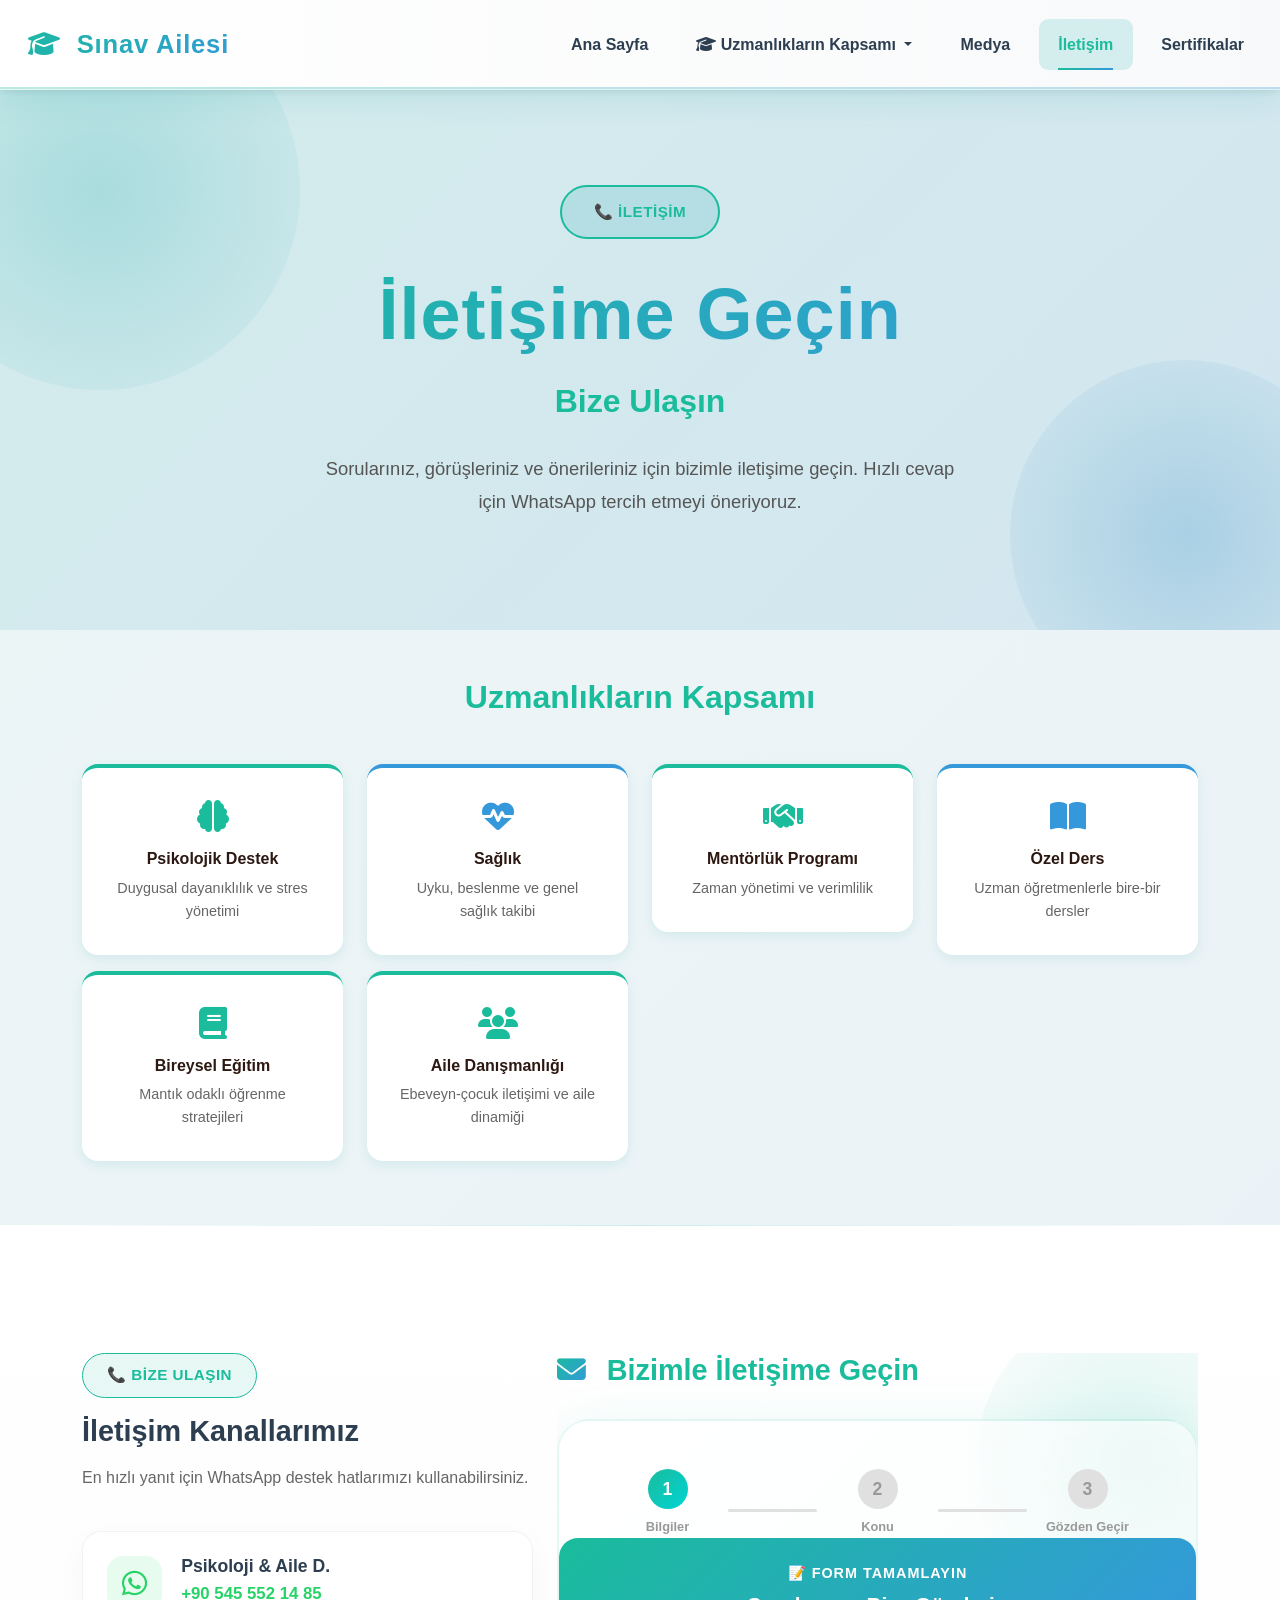
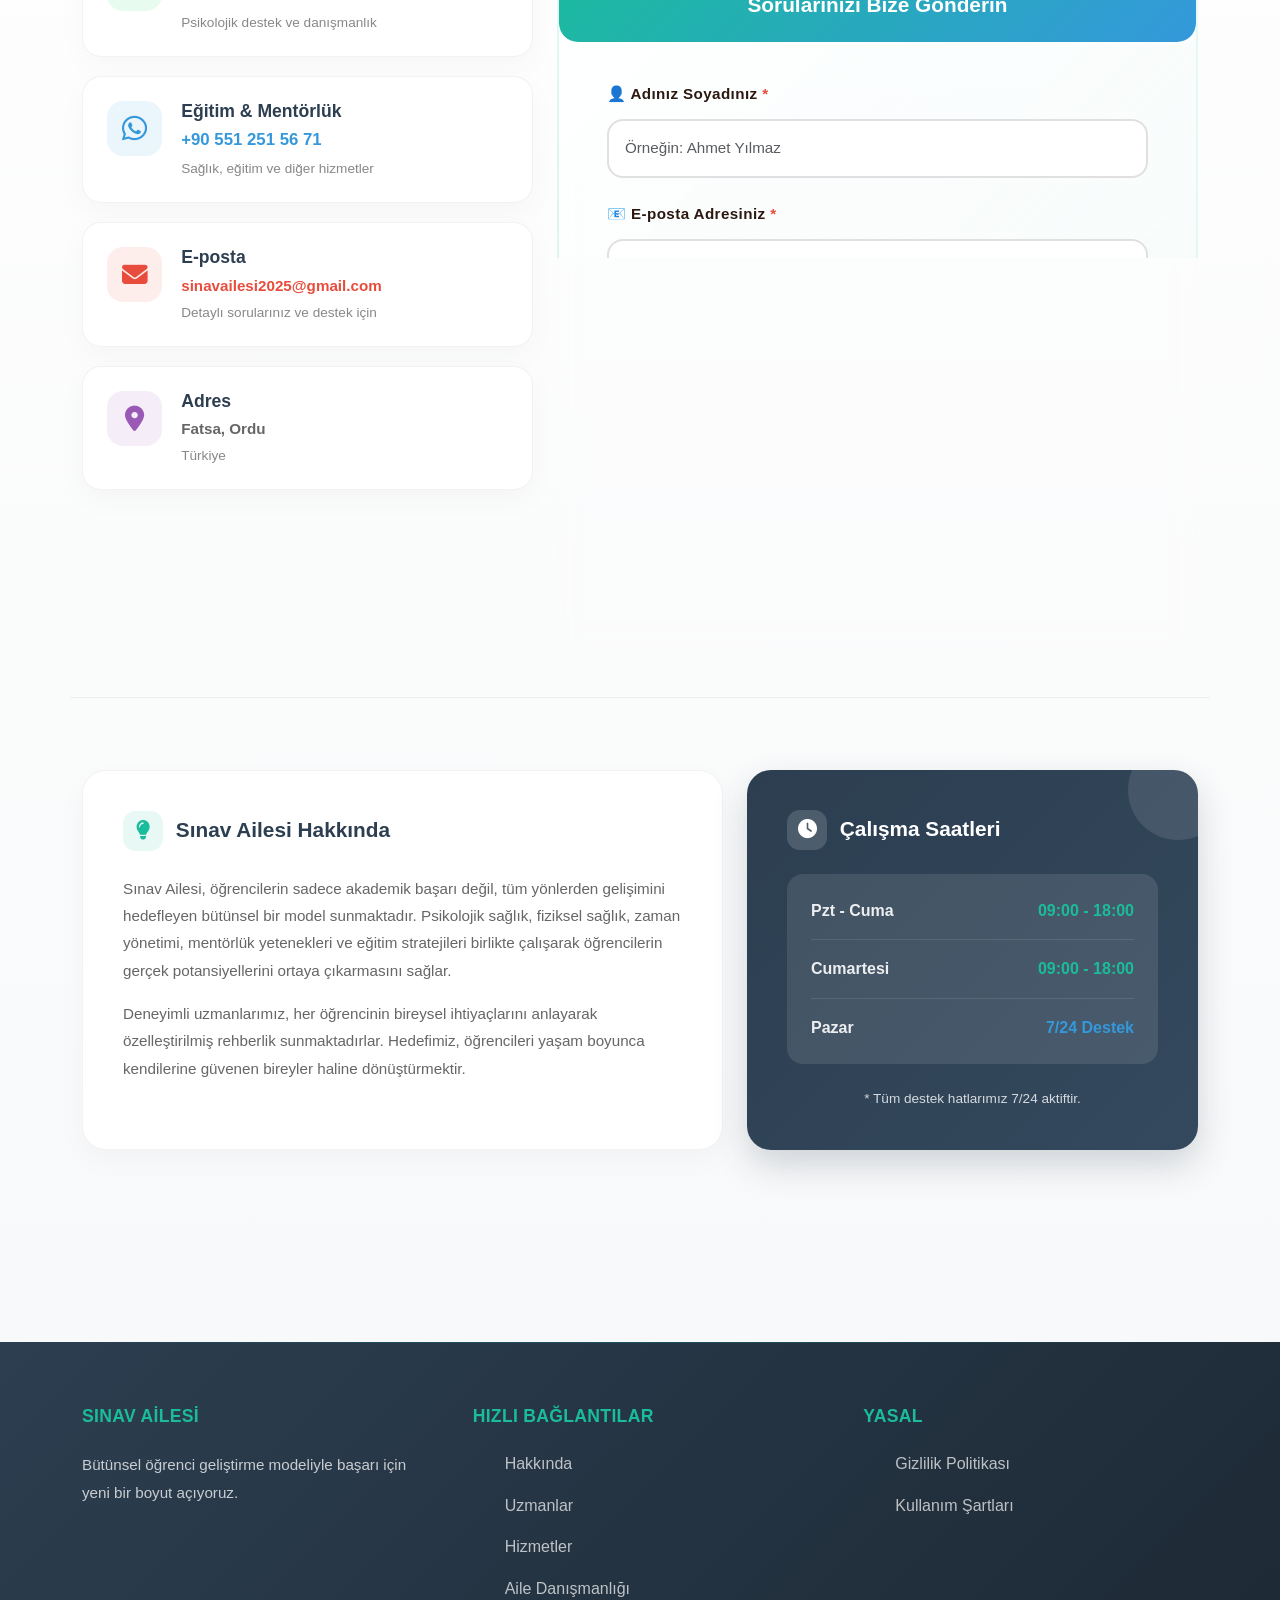
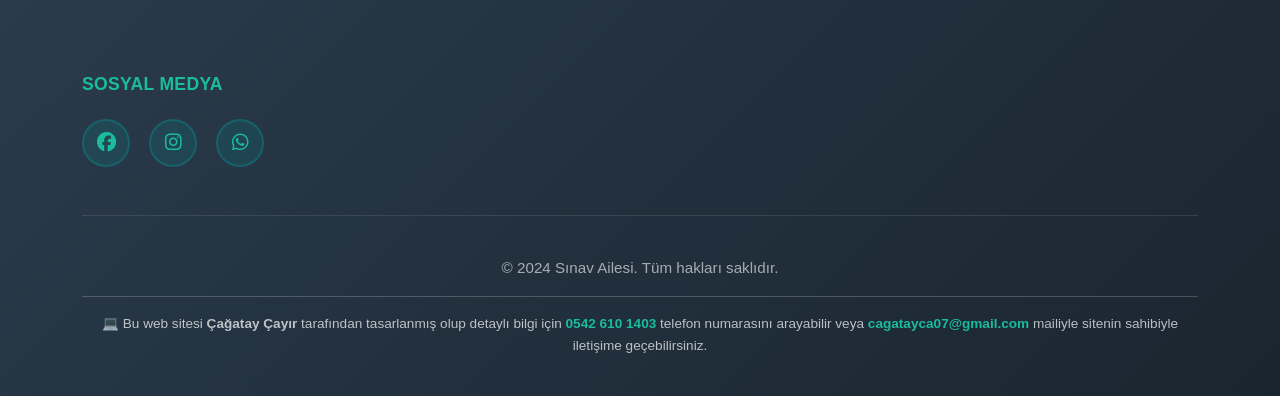
<file: iletisim.html>
<!DOCTYPE html>
<html lang="tr">
<head>
    <meta charset="UTF-8">
    <meta name="viewport" content="width=device-width, initial-scale=1.0">
    <meta name="description" content="Sınav Ailesi - İletişim. Bize ulaşın ve sorularınızı sorun.">
    <meta name="keywords" content="iletişim, whatsapp, telefon, email, sorular">
    <meta name="author" content="Sınav Ailesi">
    <title>İletişim | Sınav Ailesi</title>
    <link href="https://cdn.jsdelivr.net/npm/bootstrap@5.3.0-alpha3/dist/css/bootstrap.min.css" rel="stylesheet">
    <link rel="stylesheet" href="https://cdnjs.cloudflare.com/ajax/libs/font-awesome/6.4.0/css/all.min.css">
    <link rel="stylesheet" href="styles.css">
    <style>
        #country {
            background-size: 28px 17px;
            background-position: 10px center;
            background-repeat: no-repeat;
            padding-left: 50px;
            appearance: none;
            -webkit-appearance: none;
            -moz-appearance: none;
            background-color: white;
            cursor: pointer;
            font-size: 1rem;
            min-width: 120px;
            text-indent: 0.1px;
            text-overflow: '';
        }
        
        #country::-webkit-scrollbar {
            width: 8px;
        }
        
        #country::-webkit-scrollbar-track {
            background: #f1f1f1;
        }
        
        #country::-webkit-scrollbar-thumb {
            background: #1abc9c;
            border-radius: 4px;
        }

        /* Responsive Form Styles */
        @media (max-width: 992px) {
            .contact-form-section {
                padding: 3rem 1rem !important;
            }
            
            #contactForm {
                padding: 2rem !important;
                border-radius: 1.5rem !important;
            }

            .form-header {
                margin: -2rem -2rem 2rem -2rem !important;
            }

            .form-button-grid {
                grid-template-columns: 1fr !important;
                gap: 1rem !important;
            }

            #country {
                padding-left: 48px !important;
                background-size: 28px 17px !important;
                background-position: 9px center !important;
            }
        }

        @media (max-width: 768px) {
            .contact-form-section {
                padding: 2rem 0.75rem !important;
            }

            #contactForm {
                padding: 1.5rem !important;
                border-radius: 1rem !important;
                box-shadow: 0 10px 30px rgba(26, 188, 156, 0.1) !important;
            }

            .form-header {
                padding: 1rem !important;
                margin: -1.5rem -1.5rem 1.5rem -1.5rem !important;
                border-radius: 0.8rem !important;
                font-size: 0.85rem !important;
            }

            .form-header h4 {
                font-size: 1rem !important;
                margin-top: 0.3rem !important;
            }

            .form-header p {
                font-size: 0.75rem !important;
            }

            .form-label {
                font-size: 0.9rem !important;
                margin-bottom: 0.6rem !important;
            }

            .form-control {
                font-size: 1rem !important;
                padding: 0.8rem !important;
                border-radius: 0.8rem !important;
            }

            textarea.form-control {
                min-height: 120px;
                font-size: 0.95rem !important;
            }

            .form-button-grid {
                grid-template-columns: 1fr !important;
                gap: 0.8rem !important;
                margin-bottom: 1.5rem !important;
            }

            .btn {
                padding: 0.95rem 1rem !important;
                font-size: 0.9rem !important;
                border-radius: 0.9rem !important;
            }

            .btn i {
                font-size: 1.2rem !important;
            }

            .info-box {
                padding: 1rem !important;
                border-radius: 0.8rem !important;
                font-size: 0.85rem !important;
                border-left-width: 4px !important;
            }

            #country {
                width: 100%;
                min-width: auto;
                font-size: 0.95rem;
            }

            .phone-input-grid {
                grid-template-columns: 1fr !important;
                gap: 0.6rem !important;
                align-items: stretch !important;
            }

            .phone-input-grid select,
            .phone-input-grid input {
                width: 100% !important;
            }

            #country {
                padding-left: 45px !important;
                background-size: 28px 17px !important;
                background-position: 7px center !important;
                font-size: 0.95rem !important;
            }
        }

        @media (max-width: 576px) {
            .contact-form-section {
                padding: 1.5rem 0.5rem !important;
            }

            #contactForm {
                padding: 1.2rem !important;
                border-radius: 0.9rem !important;
                box-shadow: 0 8px 20px rgba(26, 188, 156, 0.08) !important;
            }

            .form-header {
                padding: 0.8rem !important;
                margin: -1.2rem -1.2rem 1.2rem -1.2rem !important;
                border-radius: 0.7rem !important;
            }

            .form-header h4 {
                font-size: 0.9rem !important;
            }

            .form-header p {
                font-size: 0.7rem !important;
                letter-spacing: 0px !important;
            }

            .form-label {
                font-size: 0.85rem !important;
                margin-bottom: 0.5rem !important;
                font-weight: 700 !important;
                line-height: 1.3 !important;
            }

            .form-control {
                font-size: 0.95rem !important;
                padding: 0.75rem 0.7rem !important;
                border-radius: 0.7rem !important;
                border-width: 2px !important;
            }

            .mb-4 {
                margin-bottom: 1rem !important;
            }

            textarea.form-control {
                min-height: 100px;
                font-size: 0.9rem !important;
                padding: 0.75rem 0.7rem !important;
            }

            .form-button-grid {
                grid-template-columns: 1fr !important;
                gap: 0.6rem !important;
                margin-bottom: 1rem !important;
            }

            .btn {
                padding: 0.9rem 0.8rem !important;
                font-size: 0.85rem !important;
                border-radius: 0.8rem !important;
                gap: 0.4rem !important;
            }

            .btn i {
                font-size: 1rem !important;
            }

            .info-box {
                padding: 0.8rem !important;
                border-radius: 0.7rem !important;
                font-size: 0.8rem !important;
                border-left-width: 3px !important;
            }

            .info-box i {
                font-size: 0.9rem !important;
            }

            .phone-input-grid {
                grid-template-columns: 1fr !important;
                gap: 0.5rem !important;
                align-items: stretch !important;
            }

            .phone-input-grid select,
            .phone-input-grid input {
                width: 100% !important;
                font-size: 0.9rem !important;
                padding: 0.65rem !important;
            }

            #country {
                padding-left: 40px !important;
                background-size: 25px 16px !important;
                background-position: 6px center !important;
                font-size: 0.9rem !important;
            }
        }

        /* Progress Indicator Styles */
        .progress-indicator {
            display: flex;
            justify-content: space-between;
            align-items: center;
            margin-bottom: 3rem;
            padding: 0 1rem;
        }

        .step-item {
            flex: 1;
            display: flex;
            flex-direction: column;
            align-items: center;
        }

        .step-number {
            width: 40px;
            height: 40px;
            background: #e0e0e0;
            border-radius: 50%;
            display: flex;
            align-items: center;
            justify-content: center;
            color: white;
            font-weight: 900;
            font-size: 1.1rem;
            margin-bottom: 0.5rem;
            transition: all 0.3s ease;
        }

        .step-label {
            font-size: 0.8rem;
            font-weight: 700;
            color: #999;
            margin: 0;
            transition: all 0.3s ease;
        }

        .step-line {
            flex: 1;
            height: 3px;
            background: #e0e0e0;
            margin: 0 1rem;
            border-radius: 2px;
            margin-top: 0.8rem;
            transition: all 0.4s ease;
        }

        /* Mobile Progress Indicator */
        @media (max-width: 768px) {
            .progress-indicator {
                margin-bottom: 2rem;
                padding: 0 0.5rem;
            }

            .step-number {
                width: 35px;
                height: 35px;
                font-size: 0.95rem;
                margin-bottom: 0.3rem;
            }

            .step-label {
                font-size: 0.7rem;
            }

            .step-line {
                margin: 0 0.5rem;
                margin-top: 0.6rem;
            }
        }

        @media (max-width: 576px) {
            .progress-indicator {
                margin-bottom: 1.5rem;
                padding: 0;
                gap: 0;
            }

            .step-item {
                flex: 1;
            }

            .step-number {
                width: 30px;
                height: 30px;
                font-size: 0.85rem;
                margin-bottom: 0.2rem;
            }

            .step-label {
                font-size: 0.65rem;
                max-width: 60px;
                text-align: center;
                word-break: break-word;
            }

            .step-line {
                height: 2px;
                margin: 0 0.3rem;
                margin-top: 0.5rem;
            }
        }

        /* Toast/Modal Notification Styles */
        .notification-overlay {
            position: fixed;
            top: 0;
            left: 0;
            width: 100%;
            height: 100%;
            background: rgba(0, 0, 0, 0.5);
            display: none;
            align-items: center;
            justify-content: center;
            z-index: 9999;
            animation: fadeInOverlay 0.3s ease;
        }

        .notification-modal {
            background: white;
            border-radius: 1.5rem;
            padding: 2.5rem;
            max-width: 450px;
            width: 90%;
            box-shadow: 0 20px 60px rgba(0, 0, 0, 0.3);
            text-align: center;
            animation: slideUp 0.4s cubic-bezier(0.34, 1.56, 0.64, 1);
        }

        .notification-icon {
            width: 80px;
            height: 80px;
            margin: 0 auto 1.5rem;
            border-radius: 50%;
            display: flex;
            align-items: center;
            justify-content: center;
            font-size: 2.5rem;
            animation: scaleIn 0.5s cubic-bezier(0.34, 1.56, 0.64, 1);
        }

        .notification-icon.success {
            background: linear-gradient(135deg, #1dd1a1 0%, #10ac84 100%);
            color: white;
        }

        .notification-icon.error {
            background: linear-gradient(135deg, #ff6b6b 0%, #ee5a6f 100%);
            color: white;
        }

        .notification-title {
            font-size: 1.5rem;
            font-weight: 900;
            color: #1a1a1a;
            margin-bottom: 1rem;
        }

        .notification-message {
            font-size: 1rem;
            color: #666;
            margin-bottom: 2rem;
            line-height: 1.6;
        }

        .notification-button {
            background: linear-gradient(135deg, #1abc9c, #00d4d4);
            color: white;
            border: none;
            padding: 1rem 2rem;
            border-radius: 1rem;
            font-weight: 800;
            cursor: pointer;
            font-size: 1rem;
            transition: all 0.3s ease;
            width: 100%;
        }

        .notification-button:hover {
            transform: translateY(-3px);
            box-shadow: 0 10px 25px rgba(26, 188, 156, 0.4);
        }

        @keyframes fadeInOverlay {
            from {
                opacity: 0;
            }
            to {
                opacity: 1;
            }
        }

        @keyframes slideUp {
            from {
                opacity: 0;
                transform: translateY(30px);
            }
            to {
                opacity: 1;
                transform: translateY(0);
            }
        }

        @keyframes scaleIn {
            from {
                transform: scale(0);
            }
            to {
                transform: scale(1);
            }
        }

        /* Mobile Notification Styles */
        @media (max-width: 576px) {
            .notification-modal {
                padding: 2rem;
            }

            .notification-icon {
                width: 70px;
                height: 70px;
                font-size: 2rem;
                margin-bottom: 1.2rem;
            }

            .notification-title {
                font-size: 1.3rem;
            }

            .notification-message {
                font-size: 0.95rem;
            }

            .notification-button {
                padding: 0.9rem 1.5rem;
                font-size: 0.95rem;
            }
        }

        /* Input Validation Feedback Styles */
        .input-group-wrapper {
            position: relative;
        }

        .form-control.valid {
            border-color: #1dd1a1 !important;
            background-color: rgba(29, 209, 161, 0.02) !important;
        }

        .form-control.valid::after {
            content: '✓';
        }

        .form-control.invalid {
            border-color: #ff6b6b !important;
            background-color: rgba(255, 107, 107, 0.02) !important;
        }

        .form-control:focus.valid {
            box-shadow: 0 0 0 3px rgba(29, 209, 161, 0.2) !important;
        }

        .form-control:focus.invalid {
            box-shadow: 0 0 0 3px rgba(255, 107, 107, 0.2) !important;
        }

        .field-status-icon {
            position: absolute;
            right: 12px;
            top: 50%;
            transform: translateY(-50%);
            font-size: 1.2rem;
            display: none;
            animation: scaleIn 0.3s ease;
        }

        .field-status-icon.show {
            display: block;
        }

        .field-status-icon.valid {
            color: #1dd1a1;
        }

        .field-status-icon.invalid {
            color: #ff6b6b;
        }

        .error-text {
            color: #ff6b6b !important;
            font-size: 0.85rem !important;
            font-weight: 700 !important;
            margin-top: 0.5rem !important;
            display: none;
        }

        .error-text.show {
            display: block !important;
            animation: slideIn 0.3s ease;
        }

        @keyframes slideIn {
            from {
                opacity: 0;
                transform: translateY(-5px);
            }
            to {
                opacity: 1;
                transform: translateY(0);
            }
        }
    </style>
</head>
<body>
    <!-- Navbar -->
    <nav class="navbar navbar-expand-lg navbar-dark sticky-top">
        <div class="container-fluid">
            <a class="navbar-brand" href="index.html"><i class="fas fa-graduation-cap"></i> Sınav Ailesi</a>
            <button class="navbar-toggler" type="button" data-bs-toggle="collapse" data-bs-target="#navbarNav" aria-controls="navbarNav" aria-expanded="false" aria-label="Toggle navigation">
                <span class="navbar-toggler-icon"></span>
            </button>
            <div class="collapse navbar-collapse" id="navbarNav">
                <ul class="navbar-nav ms-auto">
                    <li class="nav-item"><a class="nav-link" href="index.html">Ana Sayfa</a></li>
                    <li class="nav-item dropdown">
                        <a class="nav-link dropdown-toggle" href="#" id="navbarDropdown" role="button" data-bs-toggle="dropdown" aria-expanded="false">
                            <i class="fas fa-graduation-cap"></i> Uzmanlıkların Kapsamı
                        </a>
                        <ul class="dropdown-menu" aria-labelledby="navbarDropdown">
                            <li><a class="dropdown-item" href="psikoloji.html"><i class="fas fa-brain"></i> Psikolojik Destek</a></li>
                            <li><a class="dropdown-item" href="saglik.html"><i class="fas fa-heartbeat"></i> Sağlık</a></li>
                            <li><a class="dropdown-item" href="mentorlik.html"><i class="fas fa-handshake"></i> Mentörlük Programı</a></li>
                            <li><a class="dropdown-item" href="egitim.html"><i class="fas fa-book"></i> Bireysel Eğitim</a></li>
                            <li><hr class="dropdown-divider"></li>
                            <li><a class="dropdown-item" href="ailedanismanligi.html"><i class="fas fa-users"></i> Aile Danışmanlığı</a></li>
                        </ul>
                    </li>
                    <li class="nav-item"><a class="nav-link" href="medya.html">Medya</a></li>
                    <li class="nav-item"><a class="nav-link active" href="iletisim.html">İletişim</a></li>
                    <li class="nav-item"><a class="nav-link" href="sertifikalar.html">Sertifikalar</a></li>
                </ul>
            </div>
        </div>
    </nav>

    <!-- Hero Section -->
    <section class="hero-section" style="min-height: 60vh; padding: 4rem 2rem; background: linear-gradient(135deg, rgba(0, 160, 160, 0.15) 0%, rgba(0, 119, 182, 0.15) 100%); position: relative; overflow: hidden;">
        <div style="position: absolute; top: -100px; left: -100px; width: 400px; height: 400px; background: radial-gradient(circle, rgba(0, 160, 160, 0.2), transparent); border-radius: 50%;"></div>
        <div style="position: absolute; bottom: -80px; right: -80px; width: 350px; height: 350px; background: radial-gradient(circle, rgba(0, 119, 182, 0.2), transparent); border-radius: 50%;"></div>
        <div class="container" style="position: relative; z-index: 2;">
            <div class="hero-content" style="text-align: center;">
                <div style="display: inline-block; padding: 0.8rem 2rem; background: rgba(0, 160, 160, 0.15); border: 2px solid #1abc9c; border-radius: 50px; color: #1abc9c; font-weight: 700; font-size: 0.95rem; margin-bottom: 2rem; letter-spacing: 0.5px;">
                    📞 İLETİŞİM
                </div>
                <h1 class="hero-title" style="font-size: clamp(2.5rem, 6vw, 4.5rem); font-weight: 900; margin-bottom: 1rem;">İletişime Geçin</h1>
                <div class="hero-question" style="margin-top: 1.5rem;">
                    <h2 style="color: #1abc9c; font-weight: 700; font-size: clamp(1.3rem, 4vw, 2rem);">Bize Ulaşın</h2>
                </div>
                <p style="font-size: 1.15rem; margin-top: 2rem; color: #555; max-width: 650px; margin-left: auto; margin-right: auto; line-height: 1.8;">
                    Sorularınız, görüşleriniz ve önerileriniz için bizimle iletişime geçin. Hızlı cevap için WhatsApp tercih etmeyi öneriyoruz.
                </p>
            </div>
        </div>
    </section>

    <!-- Expertise Overview Section -->
    <section style="background: linear-gradient(135deg, rgba(0, 160, 160, 0.05) 0%, rgba(0, 119, 182, 0.05) 100%); padding: 3rem 2rem;">
        <div class="container">
            <h2 style="text-align: center; color: #1abc9c; font-weight: 700; margin-bottom: 3rem;">Uzmanlıkların Kapsamı</h2>
            <div class="row">
                <div class="col-md-6 col-lg-3 mb-3">
                    <a href="psikoloji.html" style="text-decoration: none;">
                        <div style="background: white; padding: 2rem; border-radius: 1rem; box-shadow: 0 4px 12px rgba(0, 160, 160, 0.1); transition: all 0.3s ease; border-top: 4px solid #1abc9c; cursor: pointer;" onmouseover="this.style.transform='translateY(-5px)'; this.style.boxShadow='0 8px 20px rgba(0, 160, 160, 0.2)'" onmouseout="this.style.transform='translateY(0)'; this.style.boxShadow='0 4px 12px rgba(0, 160, 160, 0.1)'">
                            <h5 style="color: #1abc9c; font-weight: 700; margin-bottom: 1rem; text-align: center;">
                                <i class="fas fa-brain" style="font-size: 2rem; color: #1abc9c;"></i>
                            </h5>
                            <h6 style="color: var(--text-dark); text-align: center; font-weight: 700;">Psikolojik Destek</h6>
                            <p style="color: var(--text-light); font-size: 0.9rem; text-align: center; margin: 0;">Duygusal dayanıklılık ve stres yönetimi</p>
                        </div>
                    </a>
                </div>

                <div class="col-md-6 col-lg-3 mb-3">
                    <a href="saglik.html" style="text-decoration: none;">
                        <div style="background: white; padding: 2rem; border-radius: 1rem; box-shadow: 0 4px 12px rgba(0, 160, 160, 0.1); transition: all 0.3s ease; border-top: 4px solid #3498db; cursor: pointer;" onmouseover="this.style.transform='translateY(-5px)'; this.style.boxShadow='0 8px 20px rgba(0, 119, 182, 0.2)'" onmouseout="this.style.transform='translateY(0)'; this.style.boxShadow='0 4px 12px rgba(0, 160, 160, 0.1)'">
                            <h5 style="color: #3498db; font-weight: 700; margin-bottom: 1rem; text-align: center;">
                                <i class="fas fa-heartbeat" style="font-size: 2rem; color: #3498db;"></i>
                            </h5>
                            <h6 style="color: var(--text-dark); text-align: center; font-weight: 700;">Sağlık</h6>
                            <p style="color: var(--text-light); font-size: 0.9rem; text-align: center; margin: 0;">Uyku, beslenme ve genel sağlık takibi</p>
                        </div>
                    </a>
                </div>

                <div class="col-md-6 col-lg-3 mb-3">
                    <a href="mentorlik.html" style="text-decoration: none;">
                        <div style="background: white; padding: 2rem; border-radius: 1rem; box-shadow: 0 4px 12px rgba(0, 160, 160, 0.1); transition: all 0.3s ease; border-top: 4px solid #1abc9c; cursor: pointer;" onmouseover="this.style.transform='translateY(-5px)'; this.style.boxShadow='0 8px 20px rgba(0, 160, 160, 0.2)'" onmouseout="this.style.transform='translateY(0)'; this.style.boxShadow='0 4px 12px rgba(0, 160, 160, 0.1)'">
                            <h5 style="color: #1abc9c; font-weight: 700; margin-bottom: 1rem; text-align: center;">
                                <i class="fas fa-handshake" style="font-size: 2rem; color: #1abc9c;"></i>
                            </h5>
                            <h6 style="color: var(--text-dark); text-align: center; font-weight: 700;">Mentörlük Programı</h6>
                            <p style="color: var(--text-light); font-size: 0.9rem; text-align: center; margin: 0;">Zaman yönetimi ve verimlilik</p>
                        </div>
                    </a>
                </div>

                <div class="col-md-6 col-lg-3 mb-3">
                    <a href="ozelders.html" style="text-decoration: none;">
                        <div style="background: white; padding: 2rem; border-radius: 1rem; box-shadow: 0 4px 12px rgba(0, 160, 160, 0.1); transition: all 0.3s ease; border-top: 4px solid #3498db; cursor: pointer;" onmouseover="this.style.transform='translateY(-5px)'; this.style.boxShadow='0 8px 20px rgba(0, 119, 182, 0.2)'" onmouseout="this.style.transform='translateY(0)'; this.style.boxShadow='0 4px 12px rgba(0, 160, 160, 0.1)'">
                            <h5 style="color: #3498db; font-weight: 700; margin-bottom: 1rem; text-align: center;">
                                <i class="fas fa-book-open" style="font-size: 2rem; color: #3498db;"></i>
                            </h5>
                            <h6 style="color: var(--text-dark); text-align: center; font-weight: 700;">Özel Ders</h6>
                            <p style="color: var(--text-light); font-size: 0.9rem; text-align: center; margin: 0;">Uzman öğretmenlerle bire-bir dersler</p>
                        </div>
                    </a>
                </div>

                <div class="col-md-6 col-lg-3 mb-3">
                    <a href="egitim.html" style="text-decoration: none;">
                        <div style="background: white; padding: 2rem; border-radius: 1rem; box-shadow: 0 4px 12px rgba(0, 160, 160, 0.1); transition: all 0.3s ease; border-top: 4px solid #1abc9c; cursor: pointer;" onmouseover="this.style.transform='translateY(-5px)'; this.style.boxShadow='0 8px 20px rgba(0, 160, 160, 0.2)'" onmouseout="this.style.transform='translateY(0)'; this.style.boxShadow='0 4px 12px rgba(0, 160, 160, 0.1)'">
                            <h5 style="color: #1abc9c; font-weight: 700; margin-bottom: 1rem; text-align: center;">
                                <i class="fas fa-book" style="font-size: 2rem; color: #1abc9c;"></i>
                            </h5>
                            <h6 style="color: var(--text-dark); text-align: center; font-weight: 700;">Bireysel Eğitim</h6>
                            <p style="color: var(--text-light); font-size: 0.9rem; text-align: center; margin: 0;">Mantık odaklı öğrenme stratejileri</p>
                        </div>
                    </a>
                </div>

                <div class="col-md-6 col-lg-3 mb-3">
                    <a href="ailedanismanligi.html" style="text-decoration: none;">
                        <div style="background: white; padding: 2rem; border-radius: 1rem; box-shadow: 0 4px 12px rgba(0, 160, 160, 0.1); transition: all 0.3s ease; border-top: 4px solid #1abc9c; cursor: pointer;" onmouseover="this.style.transform='translateY(-5px)'; this.style.boxShadow='0 8px 20px rgba(0, 160, 160, 0.2)'" onmouseout="this.style.transform='translateY(0)'; this.style.boxShadow='0 4px 12px rgba(0, 160, 160, 0.1)'">
                            <h5 style="color: #1abc9c; font-weight: 700; margin-bottom: 1rem; text-align: center;">
                                <i class="fas fa-users" style="font-size: 2rem; color: #1abc9c;"></i>
                            </h5>
                            <h6 style="color: var(--text-dark); text-align: center; font-weight: 700;">Aile Danışmanlığı</h6>
                            <p style="color: var(--text-light); font-size: 0.9rem; text-align: center; margin: 0;">Ebeveyn-çocuk iletişimi ve aile dinamiği</p>
                        </div>
                    </a>
                </div>
            </div>
        </div>
    </section>

    <!-- Contact Content -->
    <section class="about-section">
        <div class="container">
            <div class="row">
                <div class="col-lg-5 mb-5 mb-lg-0">
                    <div style="margin-bottom: 2.5rem;">
                        <span style="display: inline-block; padding: 0.6rem 1.5rem; background: rgba(26, 188, 156, 0.1); border: 1.5px solid #1abc9c; border-radius: 2rem; color: #1abc9c; font-weight: 700; font-size: 0.95rem; letter-spacing: 0.5px; margin-bottom: 1rem;">
                            📞 BİZE ULAŞIN
                        </span>
                        <h3 style="color: #2c3e50; font-weight: 900; font-size: 1.8rem; margin-bottom: 1rem;">
                            İletişim Kanallarımız
                        </h3>
                        <p style="color: #666; font-size: 1rem; line-height: 1.6;">En hızlı yanıt için WhatsApp destek hatlarımızı kullanabilirsiniz.</p>
                    </div>
                    
                    <div style="display: flex; flex-direction: column; gap: 1.2rem;">
                        <!-- WhatsApp 1 -->
                        <div style="background: white; padding: 1.5rem; border-radius: 1.2rem; border: 1px solid rgba(0,0,0,0.05); box-shadow: 0 10px 30px rgba(0,0,0,0.03); display: flex; align-items: flex-start; gap: 1.2rem; transition: all 0.3s ease; cursor: pointer;" onmouseover="this.style.transform='translateX(5px)'; this.style.boxShadow='0 15px 35px rgba(37, 211, 102, 0.15)'; this.style.borderColor='rgba(37, 211, 102, 0.3)';" onmouseout="this.style.transform='translateX(0)'; this.style.boxShadow='0 10px 30px rgba(0,0,0,0.03)'; this.style.borderColor='rgba(0,0,0,0.05)';">
                            <div style="width: 55px; height: 55px; background: rgba(37, 211, 102, 0.1); border-radius: 1rem; display: flex; align-items: center; justify-content: center; flex-shrink: 0;">
                                <i class="fab fa-whatsapp" style="color: #25d366; font-size: 1.8rem;"></i>
                            </div>
                            <div>
                                <h5 style="color: #2c3e50; font-weight: 800; font-size: 1.1rem; margin-bottom: 0.3rem;">Psikoloji & Aile D.</h5>
                                <a href="https://wa.me/905455521485" style="color: #25d366; font-weight: 700; text-decoration: none; font-size: 1.05rem; display: inline-block; margin-bottom: 0.3rem;">+90 545 552 14 85</a>
                                <p style="color: #888; font-size: 0.85rem; margin: 0; line-height: 1.4;">Psikolojik destek ve danışmanlık</p>
                            </div>
                        </div>

                        <!-- WhatsApp 2 -->
                        <div style="background: white; padding: 1.5rem; border-radius: 1.2rem; border: 1px solid rgba(0,0,0,0.05); box-shadow: 0 10px 30px rgba(0,0,0,0.03); display: flex; align-items: flex-start; gap: 1.2rem; transition: all 0.3s ease; cursor: pointer;" onmouseover="this.style.transform='translateX(5px)'; this.style.boxShadow='0 15px 35px rgba(52, 152, 219, 0.15)'; this.style.borderColor='rgba(52, 152, 219, 0.3)';" onmouseout="this.style.transform='translateX(0)'; this.style.boxShadow='0 10px 30px rgba(0,0,0,0.03)'; this.style.borderColor='rgba(0,0,0,0.05)';">
                            <div style="width: 55px; height: 55px; background: rgba(52, 152, 219, 0.1); border-radius: 1rem; display: flex; align-items: center; justify-content: center; flex-shrink: 0;">
                                <i class="fab fa-whatsapp" style="color: #3498db; font-size: 1.8rem;"></i>
                            </div>
                            <div>
                                <h5 style="color: #2c3e50; font-weight: 800; font-size: 1.1rem; margin-bottom: 0.3rem;">Eğitim & Mentörlük</h5>
                                <a href="https://wa.me/905512515671" style="color: #3498db; font-weight: 700; text-decoration: none; font-size: 1.05rem; display: inline-block; margin-bottom: 0.3rem;">+90 551 251 56 71</a>
                                <p style="color: #888; font-size: 0.85rem; margin: 0; line-height: 1.4;">Sağlık, eğitim ve diğer hizmetler</p>
                            </div>
                        </div>

                        <!-- Email -->
                        <div style="background: white; padding: 1.5rem; border-radius: 1.2rem; border: 1px solid rgba(0,0,0,0.05); box-shadow: 0 10px 30px rgba(0,0,0,0.03); display: flex; align-items: flex-start; gap: 1.2rem; transition: all 0.3s ease; cursor: pointer;" onmouseover="this.style.transform='translateX(5px)'; this.style.boxShadow='0 15px 35px rgba(231, 76, 60, 0.15)'; this.style.borderColor='rgba(231, 76, 60, 0.3)';" onmouseout="this.style.transform='translateX(0)'; this.style.boxShadow='0 10px 30px rgba(0,0,0,0.03)'; this.style.borderColor='rgba(0,0,0,0.05)';">
                            <div style="width: 55px; height: 55px; background: rgba(231, 76, 60, 0.1); border-radius: 1rem; display: flex; align-items: center; justify-content: center; flex-shrink: 0;">
                                <i class="fas fa-envelope" style="color: #e74c3c; font-size: 1.6rem;"></i>
                            </div>
                            <div>
                                <h5 style="color: #2c3e50; font-weight: 800; font-size: 1.1rem; margin-bottom: 0.3rem;">E-posta</h5>
                                <a href="mailto:sinavailesi2025@gmail.com" style="color: #e74c3c; font-weight: 700; text-decoration: none; font-size: 0.95rem; display: inline-block; margin-bottom: 0.3rem;">sinavailesi2025@gmail.com</a>
                                <p style="color: #888; font-size: 0.85rem; margin: 0; line-height: 1.4;">Detaylı sorularınız ve destek için</p>
                            </div>
                        </div>

                        <!-- Location -->
                        <div style="background: white; padding: 1.5rem; border-radius: 1.2rem; border: 1px solid rgba(0,0,0,0.05); box-shadow: 0 10px 30px rgba(0,0,0,0.03); display: flex; align-items: flex-start; gap: 1.2rem; transition: all 0.3s ease; cursor: pointer;" onmouseover="this.style.transform='translateX(5px)'; this.style.boxShadow='0 15px 35px rgba(155, 89, 182, 0.15)'; this.style.borderColor='rgba(155, 89, 182, 0.3)';" onmouseout="this.style.transform='translateX(0)'; this.style.boxShadow='0 10px 30px rgba(0,0,0,0.03)'; this.style.borderColor='rgba(0,0,0,0.05)';">
                            <div style="width: 55px; height: 55px; background: rgba(155, 89, 182, 0.1); border-radius: 1rem; display: flex; align-items: center; justify-content: center; flex-shrink: 0;">
                                <i class="fas fa-map-marker-alt" style="color: #9b59b6; font-size: 1.6rem;"></i>
                            </div>
                            <div>
                                <h5 style="color: #2c3e50; font-weight: 800; font-size: 1.1rem; margin-bottom: 0.3rem;">Adres</h5>
                                <p style="color: #666; font-weight: 600; font-size: 0.95rem; margin-bottom: 0.3rem;">Fatsa, Ordu</p>
                                <p style="color: #888; font-size: 0.85rem; margin: 0; line-height: 1.4;">Türkiye</p>
                            </div>
                        </div>
                    </div>
                </div>

                <div class="col-lg-7">
                    <div style="position: relative; overflow: hidden;">
                        <!-- Gradient Background Circle -->
                        <div style="position: absolute; top: -50px; right: -80px; width: 300px; height: 300px; background: radial-gradient(circle, rgba(26, 188, 156, 0.15), transparent); border-radius: 50%; z-index: 0;"></div>
                        
                        <h3 style="color: #1abc9c; font-weight: 900; margin-bottom: 2rem; font-size: 1.8rem; position: relative; z-index: 1;">
                            <i class="fas fa-envelope" style="color: #1abc9c; margin-right: 0.8rem; background: linear-gradient(135deg, #1abc9c, #3498db); -webkit-background-clip: text; -webkit-text-fill-color: transparent;"></i> Bizimle İletişime Geçin
                        </h3>
                        
                        <form id="contactForm" class="contact-form-section" style="background: linear-gradient(135deg, white 0%, rgba(26, 188, 156, 0.03) 100%); padding: 3rem; border-radius: 2rem; box-shadow: 0 20px 60px rgba(26, 188, 156, 0.15); border: 2px solid rgba(26, 188, 156, 0.1); transition: all 0.4s ease; position: relative; z-index: 1; backdrop-filter: blur(10px);">
                            
                            <!-- Progress Indicator -->
                            <div class="progress-indicator">
                                <div class="step-item">
                                    <div class="step-number">1</div>
                                    <p class="step-label">Bilgiler</p>
                                </div>
                                <div class="step-line"></div>
                                <div class="step-item">
                                    <div class="step-number">2</div>
                                    <p class="step-label">Konu</p>
                                </div>
                                <div class="step-line"></div>
                                <div class="step-item">
                                    <div class="step-number">3</div>
                                    <p class="step-label">Gözden Geçir</p>
                                </div>
                            </div>
                            
                            <!-- Form Header -->
                            <div class="form-header" style="background: linear-gradient(135deg, #1abc9c, #3498db); padding: 1.5rem; border-radius: 1.2rem; margin: -3rem -3rem 2.5rem -3rem; color: white; text-align: center;">
                                <p style="margin: 0; font-size: 0.9rem; font-weight: 700; letter-spacing: 1px; text-transform: uppercase;">📝 Form Tamamlayın</p>
                                <h4 style="margin: 0.5rem 0 0 0; font-size: 1.3rem; font-weight: 900;">Sorularınızı Bize Gönderin</h4>
                            </div>

                            <!-- STEP 1: PERSONAL INFO -->
                            <div id="step1" class="form-step" style="display: block;">
                                <div class="mb-4">
                                    <label for="name" class="form-label" style="color: var(--text-dark); font-weight: 800; margin-bottom: 0.8rem; display: block; font-size: 0.95rem; letter-spacing: 0.4px;">
                                        👤 Adınız Soyadınız <span style="color: #e74c3c; font-weight: 900;">*</span>
                                    </label>
                                    <input type="text" class="form-control" id="name" placeholder="Örneğin: Ahmet Yılmaz" required style="border: 2.5px solid #e0e0e0; border-radius: 1rem; padding: 1rem; font-size: 0.95rem; transition: all 0.3s ease; background: white; font-weight: 500;" onkeyup="validateName(this.value);" onfocus="this.style.borderColor='#1abc9c'; this.style.boxShadow='0 0 0 3px rgba(26, 188, 156, 0.1)';" onblur="this.style.borderColor=document.getElementById('name').classList.contains('valid')?'#1dd1a1':'#e0e0e0'; this.style.boxShadow='none';">
                                    <small id="nameError" class="error-text" style="color: #e74c3c; font-size: 0.85rem; font-weight: 700;"></small>
                                </div>

                                <div class="mb-4">
                                    <label for="email" class="form-label" style="color: var(--text-dark); font-weight: 800; margin-bottom: 0.8rem; display: block; font-size: 0.95rem; letter-spacing: 0.4px;">
                                        📧 E-posta Adresiniz <span style="color: #e74c3c; font-weight: 900;">*</span>
                                    </label>
                                    <input type="email" class="form-control" id="email" placeholder="ornek@email.com" required style="border: 2.5px solid #e0e0e0; border-radius: 1rem; padding: 1rem; font-size: 0.95rem; transition: all 0.3s ease; background: white; font-weight: 500;" onkeyup="validateEmail(this.value);" onfocus="this.style.borderColor='#3498db'; this.style.boxShadow='0 0 0 3px rgba(52, 152, 219, 0.1)';" onblur="this.style.borderColor=document.getElementById('email').classList.contains('valid')?'#1dd1a1':'#e0e0e0'; this.style.boxShadow='none';">
                                    <small id="emailError" class="error-text" style="color: #e74c3c; font-size: 0.85rem; font-weight: 700;"></small>
                                </div>

                                <div class="mb-4">
                                    <label style="color: var(--text-dark); font-weight: 800; margin-bottom: 0.8rem; display: block; font-size: 0.95rem; letter-spacing: 0.4px;">
                                        📱 Telefon Numaranız <span style="color: #e74c3c; font-weight: 900;">*</span>
                                    </label>
                                    <div class="phone-input-grid" style="display: grid; grid-template-columns: 140px 1fr; gap: 0.8rem; align-items: center;">
                                        <select class="form-control" id="country" onchange="updatePhonePlaceholder(); validatePhone(document.getElementById('phone').value, this.value);" style="border: 2.5px solid #e0e0e0; border-radius: 1rem; padding: 1rem 0.75rem; font-size: 0.95rem; padding-left: 50px; background-color: white; cursor: pointer; transition: all 0.3s ease; font-weight: 600; width: 100%;" onfocus="this.style.borderColor='#2ecc71'; this.style.boxShadow='0 0 0 3px rgba(46, 204, 113, 0.1)';" onblur="this.style.borderColor='#e0e0e0'; this.style.boxShadow='none';">
                                            <option value="+90" data-country="TR" data-name="Türkiye" data-length="10" data-prefix="5">🇹🇷 +90</option>
                                            <option value="+1" data-country="US" data-name="USA" data-length="10" data-prefix="">🇺🇸 +1</option>
                                            <option value="+44" data-country="GB" data-name="UK" data-length="10" data-prefix="">🇬🇧 +44</option>
                                            <option value="+49" data-country="DE" data-name="Almanya" data-length="11" data-prefix="">🇩🇪 +49</option>
                                            <option value="+33" data-country="FR" data-name="Fransa" data-length="9" data-prefix="">🇫🇷 +33</option>
                                            <option value="+39" data-country="IT" data-name="İtalya" data-length="10" data-prefix="">🇮🇹 +39</option>
                                            <option value="+34" data-country="ES" data-name="İspanya" data-length="9" data-prefix="">🇪🇸 +34</option>
                                            <option value="+31" data-country="NL" data-name="Hollanda" data-length="9" data-prefix="">🇳🇱 +31</option>
                                            <option value="+43" data-country="AT" data-name="Avusturya" data-length="10" data-prefix="">🇦🇹 +43</option>
                                            <option value="+41" data-country="CH" data-name="İsviçre" data-length="9" data-prefix="">🇨🇭 +41</option>
                                        </select>
                                        <input type="tel" class="form-control" id="phone" placeholder="5XX XXX XX XX" required maxlength="11" style="border: 2.5px solid #e0e0e0; border-radius: 1rem; padding: 1rem; font-size: 0.95rem; transition: all 0.3s ease; background: white; font-weight: 600; width: 100%;" inputmode="numeric" onkeyup="validatePhone(this.value, document.getElementById('country').value);" onfocus="this.style.borderColor='#f39c12'; this.style.boxShadow='0 0 0 3px rgba(243, 156, 18, 0.1)';" onblur="this.style.borderColor=document.getElementById('phone').classList.contains('valid')?'#1dd1a1':'#e0e0e0'; this.style.boxShadow='none';">
                                    </div>
                                    <small id="phoneError" class="error-text" style="color: #e74c3c; font-size: 0.85rem; font-weight: 700;"></small>
                                </div>
                            </div>

                            <!-- STEP 2: SUBJECT -->
                            <div id="step2" class="form-step" style="display: none;">
                                <div class="mb-4">
                                    <label for="subject" style="color: var(--text-dark); font-weight: 800; margin-bottom: 0.8rem; display: block; font-size: 0.95rem; letter-spacing: 0.4px;">
                                        🎯 Konu / Uzmanlaşma Alanı <span style="color: #e74c3c; font-weight: 900;">*</span>
                                    </label>
                                    <select class="form-control" id="subject" required style="border: 2.5px solid #e0e0e0; border-radius: 1rem; padding: 1rem; font-size: 0.95rem; cursor: pointer; transition: all 0.3s ease; background-color: white; font-weight: 600;" onfocus="this.style.borderColor='#9b59b6'; this.style.boxShadow='0 0 0 3px rgba(155, 89, 182, 0.1)';" onblur="this.style.borderColor='#e0e0e0'; this.style.boxShadow='none';">
                                        <option value="">-- Konu Seçiniz --</option>
                                        <option value="psikoloji">🧠 Psikolojik Destek</option>
                                        <option value="saglik">🩺 Sağlık</option>
                                        <option value="mentorlik">🚀 Mentörlük Programı</option>
                                        <option value="ozelders">📚 Özel Ders</option>
                                        <option value="egitim">� Bireysel Eğitim</option>
                                        <option value="aile">👨‍👩‍👧‍👦 Aile Danışmanlığı</option>
                                        <option value="genel">❓ Genel Sorular</option>
                                    </select>
                                </div>
                            </div>

                            <!-- STEP 3: MESSAGE & REVIEW -->
                            <div id="step3" class="form-step" style="display: none;">
                                <div class="mb-4">
                                    <label for="message" class="form-label" style="color: var(--text-dark); font-weight: 800; margin-bottom: 0.8rem; display: block; font-size: 0.95rem; letter-spacing: 0.4px;">
                                        💬 Mesajınız <span style="color: #e74c3c; font-weight: 900;">*</span>
                                    </label>
                                    <textarea class="form-control" id="message" rows="6" placeholder="Lütfen mesajınızı ve sorularınızı buraya yazınız..." required style="border: 2.5px solid #e0e0e0; border-radius: 1rem; padding: 1.2rem; font-size: 0.95rem; resize: none; transition: all 0.3s ease; background: white; font-weight: 500; font-family: inherit; box-shadow: 0 2px 8px rgba(0,0,0,0.05);" onfocus="this.style.borderColor='#e67e22'; this.style.boxShadow='0 0 0 3px rgba(230, 126, 34, 0.1)';" onblur="this.style.borderColor='#e0e0e0'; this.style.boxShadow='0 2px 8px rgba(0,0,0,0.05)';"></textarea>
                                </div>
                            </div>

                            <!-- Navigation Buttons -->
                            <div class="form-button-grid" style="display: grid; grid-template-columns: 1fr 1fr; gap: 1.2rem; margin-bottom: 2rem;" id="navigationButtons">
                                <button type="button" id="prevBtn" onclick="previousStep()" style="display: none; background: linear-gradient(135deg, #95a5a6 0%, #7f8c8d 100%); color: white; padding: 1.1rem 1.5rem; font-weight: 800; border-radius: 1.1rem; border: none; transition: all 0.4s cubic-bezier(0.34, 1.56, 0.64, 1); cursor: pointer; display: flex; align-items: center; justify-content: center; gap: 0.7rem; font-size: 0.98rem; box-shadow: 0 8px 25px rgba(149, 165, 166, 0.4); letter-spacing: 0.5px; text-transform: uppercase;" onmouseover="this.style.transform='translateY(-4px) scale(1.02)'; this.style.boxShadow='0 12px 35px rgba(149, 165, 166, 0.6)';" onmouseout="this.style.transform='translateY(0) scale(1)'; this.style.boxShadow='0 8px 25px rgba(149, 165, 166, 0.4)';">
                                    <i class="fas fa-arrow-left"></i> Geri
                                </button>

                                <button type="button" id="nextBtn" onclick="nextStep()" style="background: linear-gradient(135deg, #3498db 0%, #2980b9 100%); color: white; padding: 1.1rem 1.5rem; font-weight: 800; border-radius: 1.1rem; border: none; transition: all 0.4s cubic-bezier(0.34, 1.56, 0.64, 1); cursor: pointer; display: flex; align-items: center; justify-content: center; gap: 0.7rem; font-size: 0.98rem; box-shadow: 0 8px 25px rgba(52, 152, 219, 0.4); letter-spacing: 0.5px; text-transform: uppercase;" onmouseover="this.style.transform='translateY(-4px) scale(1.02)'; this.style.boxShadow='0 12px 35px rgba(52, 152, 219, 0.6)';" onmouseout="this.style.transform='translateY(0) scale(1)'; this.style.boxShadow='0 8px 25px rgba(52, 152, 219, 0.4)';">
                                    İleri <i class="fas fa-arrow-right"></i>
                                </button>
                            </div>

                            <!-- Submit Buttons (visible only on step 3) -->
                            <div class="form-button-grid" style="display: grid; grid-template-columns: 1fr 1fr; gap: 1.2rem; margin-bottom: 2rem;" id="submitButtons">
                                <button type="button" onclick="sendViaWhatsApp()" class="btn w-100" style="background: linear-gradient(135deg, #25d366 0%, #1dd1a1 50%, #10ac84 100%); color: white; padding: 1.1rem 1.5rem; font-weight: 800; border-radius: 1.1rem; border: none; transition: all 0.4s cubic-bezier(0.34, 1.56, 0.64, 1); cursor: pointer; display: flex; align-items: center; justify-content: center; gap: 0.7rem; font-size: 0.98rem; box-shadow: 0 8px 25px rgba(37, 211, 102, 0.4); letter-spacing: 0.5px; text-transform: uppercase;" onmouseover="this.style.transform='translateY(-4px) scale(1.02)'; this.style.boxShadow='0 12px 35px rgba(37, 211, 102, 0.6)';" onmouseout="this.style.transform='translateY(0) scale(1)'; this.style.boxShadow='0 8px 25px rgba(37, 211, 102, 0.4)';">
                                    <i class="fab fa-whatsapp" style="font-size: 1.4rem;"></i> WhatsApp Gönder
                                </button>

                                <button type="button" onclick="sendViaEmail()" class="btn w-100" style="background: linear-gradient(135deg, #3498db 0%, #2980b9 50%, #1abc9c 100%); color: white; padding: 1.1rem 1.5rem; font-weight: 800; border-radius: 1.1rem; border: none; transition: all 0.4s cubic-bezier(0.34, 1.56, 0.64, 1); cursor: pointer; display: flex; align-items: center; justify-content: center; gap: 0.7rem; font-size: 0.98rem; box-shadow: 0 8px 25px rgba(52, 152, 219, 0.4); letter-spacing: 0.5px; text-transform: uppercase;" onmouseover="this.style.transform='translateY(-4px) scale(1.02)'; this.style.boxShadow='0 12px 35px rgba(52, 152, 219, 0.6)';" onmouseout="this.style.transform='translateY(0) scale(1)'; this.style.boxShadow='0 8px 25px rgba(52, 152, 219, 0.4)';">
                                    <i class="fas fa-envelope"></i> E-posta Gönder
                                </button>
                            </div>

                            <div class="info-box" style="background: linear-gradient(135deg, rgba(26, 188, 156, 0.1) 0%, rgba(52, 152, 219, 0.1) 100%); padding: 1.3rem; border-radius: 1rem; border-left: 5px solid #1abc9c; text-align: center; box-shadow: 0 4px 15px rgba(26, 188, 156, 0.1);">
                                <p style="margin: 0; color: #1abc9c; font-size: 0.9rem; font-weight: 700;"><i class="fas fa-check-circle"></i> Tüm alanları doğru şekilde doldurduktan sonra gönderibilirsiniz</p>
                            </div>
                        </form>

                        <!-- Notification Overlay -->
                        <div id="notificationOverlay" class="notification-overlay">
                            <div class="notification-modal">
                                <div id="notificationIcon" class="notification-icon success">
                                    <i class="fas fa-check"></i>
                                </div>
                                <h3 id="notificationTitle" class="notification-title">Başarılı!</h3>
                                <p id="notificationMessage" class="notification-message">Mesajınız başarıyla gönderildi. En kısa sürede sizinle iletişime geçeceğiz.</p>
                                <div style="display:flex; gap:0.6rem; justify-content:center; align-items:center; margin-top:1rem;">
                                    <button id="notificationAction" style="display:none;" class="notification-button notification-action">Gruba Katıl</button>
                                    <button onclick="closeNotification()" class="notification-button">Tamam</button>
                                </div>
                            </div>
                        </div>
                    </div>
                </div>
            </div>

            <div class="row g-4 mt-5 pt-5" style="border-top: 1px solid rgba(0,0,0,0.05);">
                <!-- About Sınav Ailesi -->
                <div class="col-lg-7">
                    <div style="background: white; padding: 2.5rem; border-radius: 1.5rem; box-shadow: 0 10px 30px rgba(0,0,0,0.03); border: 1px solid rgba(0,0,0,0.05); height: 100%;">
                        <h4 style="color: #2c3e50; font-weight: 800; margin-bottom: 1.5rem; font-size: 1.3rem; display: flex; align-items: center; gap: 0.8rem;">
                            <div style="width: 40px; height: 40px; background: rgba(26, 188, 156, 0.1); border-radius: 0.8rem; display: flex; align-items: center; justify-content: center;">
                                <i class="fas fa-lightbulb" style="color: #1abc9c; font-size: 1.2rem;"></i>
                            </div>
                            Sınav Ailesi Hakkında
                        </h4>
                        <p style="color: #666; line-height: 1.8; margin-bottom: 1rem; font-size: 0.95rem;">
                            Sınav Ailesi, öğrencilerin sadece akademik başarı değil, tüm yönlerden gelişimini hedefleyen bütünsel bir model sunmaktadır. Psikolojik sağlık, fiziksel sağlık, zaman yönetimi, mentörlük yetenekleri ve eğitim stratejileri birlikte çalışarak öğrencilerin gerçek potansiyellerini ortaya çıkarmasını sağlar.
                        </p>
                        <p style="color: #666; line-height: 1.8; margin: 0; font-size: 0.95rem;">
                            Deneyimli uzmanlarımız, her öğrencinin bireysel ihtiyaçlarını anlayarak özelleştirilmiş rehberlik sunmaktadırlar. Hedefimiz, öğrencileri yaşam boyunca kendilerine güvenen bireyler haline dönüştürmektir.
                        </p>
                    </div>
                </div>

                <!-- Working Hours -->
                <div class="col-lg-5">
                    <div style="background: linear-gradient(135deg, #2c3e50 0%, #34495e 100%); padding: 2.5rem; border-radius: 1.5rem; box-shadow: 0 15px 35px rgba(44, 62, 80, 0.2); height: 100%; color: white; position: relative; overflow: hidden;">
                        <div style="position: absolute; top: -30px; right: -30px; width: 100px; height: 100px; background: rgba(255,255,255,0.1); border-radius: 50%;"></div>
                        <h4 style="color: white; font-weight: 800; margin-bottom: 1.5rem; font-size: 1.3rem; display: flex; align-items: center; gap: 0.8rem; position: relative; z-index: 1;">
                            <div style="width: 40px; height: 40px; background: rgba(255, 255, 255, 0.15); border-radius: 0.8rem; display: flex; align-items: center; justify-content: center;">
                                <i class="fas fa-clock" style="color: white; font-size: 1.2rem;"></i>
                            </div>
                            Çalışma Saatleri
                        </h4>
                        
                        <div style="background: rgba(255, 255, 255, 0.1); border-radius: 1rem; padding: 1.5rem; position: relative; z-index: 1;">
                            <div style="display: flex; justify-content: space-between; align-items: center; margin-bottom: 1rem; padding-bottom: 1rem; border-bottom: 1px solid rgba(255,255,255,0.1);">
                                <span style="font-weight: 600; opacity: 0.9;">Pzt - Cuma</span>
                                <span style="font-weight: 800; color: #1abc9c;">09:00 - 18:00</span>
                            </div>
                            <div style="display: flex; justify-content: space-between; align-items: center; margin-bottom: 1rem; padding-bottom: 1rem; border-bottom: 1px solid rgba(255,255,255,0.1);">
                                <span style="font-weight: 600; opacity: 0.9;">Cumartesi</span>
                                <span style="font-weight: 800; color: #1abc9c;">09:00 - 18:00</span>
                            </div>
                            <div style="display: flex; justify-content: space-between; align-items: center;">
                                <span style="font-weight: 600; opacity: 0.9;">Pazar</span>
                                <span style="font-weight: 800; color: #3498db;">7/24 Destek</span>
                            </div>
                        </div>
                        <p style="margin: 1.5rem 0 0 0; font-size: 0.85rem; opacity: 0.8; text-align: center; position: relative; z-index: 1;">
                            * Tüm destek hatlarımız 7/24 aktiftir.
                        </p>
                    </div>
                </div>
            </div>
        </div>
    </section>

    <!-- Footer -->
    <footer>
        <div class="container">
            <div class="footer-content">
                <div class="footer-section">
                    <h4>Sınav Ailesi</h4>
                    <p>Bütünsel öğrenci geliştirme modeliyle başarı için yeni bir boyut açıyoruz.</p>
                </div>
                <div class="footer-section">
                    <h4>Hızlı Bağlantılar</h4>
                    <ul>
                        <li><a href="index.html#about">Hakkında</a></li>
                        <li><a href="index.html#experts">Uzmanlar</a></li>
                        <li><a href="index.html#services">Hizmetler</a></li>
                        <li><a href="ailedanismanligi.html">Aile Danışmanlığı</a></li>
                    </ul>
                </div>
                <div class="footer-section">
                    <h4>Yasal</h4>
                    <ul>
                        <li><a href="gizlilik-politikasi.html">Gizlilik Politikası</a></li>
                        <li><a href="kullanim-sartlari.html">Kullanım Şartları</a></li>
                    </ul>
                </div>
                <div class="footer-section">
                    <h4>Sosyal Medya</h4>
                    <div class="social-links">
                        <a href="https://www.facebook.com/profile.php?id=61583805551118" target="_blank" rel="noopener noreferrer"><i class="fab fa-facebook"></i></a>
                        <a href="https://www.instagram.com/sinavailesi2025?igsh=MWl0bGhhcm5paTR3cQ==" target="_blank" rel="noopener noreferrer"><i class="fab fa-instagram"></i></a>
                        <a href="https://wa.me/905455521485" target="_blank" rel="noopener noreferrer"><i class="fab fa-whatsapp"></i></a>
                    </div>
                </div>
            </div>
            <div class="footer-bottom">
                <p>&copy; 2024 Sınav Ailesi. Tüm hakları saklıdır.</p>
                <p style="font-size: 0.85rem; margin-top: 1rem; color: rgba(255, 255, 255, 0.7); border-top: 1px solid rgba(255, 255, 255, 0.2); padding-top: 1rem;">
                    💻 Bu web sitesi <strong>Çağatay Çayır</strong> tarafından tasarlanmış olup detaylı bilgi için <a href="tel:05426101403" style="color: #1abc9c; text-decoration: none;"><strong>0542 610 1403</strong></a> telefon numarasını arayabilir veya <a href="mailto:cagatayca07@gmail.com" style="color: #1abc9c; text-decoration: none;"><strong>cagatayca07@gmail.com</strong></a> mailiyle sitenin sahibiyle iletişime geçebilirsiniz.
                </p>
            </div>
        </div>
    </footer>

    <script src="https://cdn.jsdelivr.net/npm/bootstrap@5.3.0-alpha3/dist/js/bootstrap.bundle.min.js"></script>
    <script>
        let currentStep = 1;

        // Step sistemi başlatma
        function initializeStepForm() {
            showStep(currentStep);
        }

        // Belirtilen adımı göster
        function showStep(step) {
            const step1 = document.getElementById('step1');
            const step2 = document.getElementById('step2');
            const step3 = document.getElementById('step3');
            const prevBtn = document.getElementById('prevBtn');
            const nextBtn = document.getElementById('nextBtn');
            const navigationButtons = document.getElementById('navigationButtons');
            const submitButtons = document.getElementById('submitButtons');
            
            // Tüm adımları gizle
            if (step1) step1.style.display = 'none';
            if (step2) step2.style.display = 'none';
            if (step3) step3.style.display = 'none';
            
            // Seçilen adımı göster
            if (step === 1) {
                if (step1) step1.style.display = 'block';
                if (prevBtn) prevBtn.style.display = 'none';
                if (nextBtn) nextBtn.style.display = 'flex';
                if (navigationButtons) navigationButtons.style.display = 'grid';
                if (submitButtons) submitButtons.style.display = 'none';
                updateProgressIndicator(1);
            } else if (step === 2) {
                if (step2) step2.style.display = 'block';
                if (prevBtn) prevBtn.style.display = 'flex';
                if (nextBtn) nextBtn.style.display = 'flex';
                if (navigationButtons) navigationButtons.style.display = 'grid';
                if (submitButtons) submitButtons.style.display = 'none';
                updateProgressIndicator(2);
            } else if (step === 3) {
                if (step3) step3.style.display = 'block';
                if (prevBtn) prevBtn.style.display = 'flex';
                if (nextBtn) nextBtn.style.display = 'none';
                if (navigationButtons) navigationButtons.style.display = 'none';
                if (submitButtons) submitButtons.style.display = 'grid';
                updateProgressIndicator(3);
            }
            
            // Sayfanın üstüne kaydır
            document.querySelector('.contact-form-section').scrollIntoView({ behavior: 'smooth', block: 'start' });
        }

        // Progress indicator'ü güncelle
        function updateProgressIndicator(step) {
            const indicators = document.querySelectorAll('[class="progress-indicator"]');
            
            // Tüm sayıları ve çizgileri sıfırla
            document.querySelectorAll('.step-number').forEach((el, index) => {
                if (index < step) {
                    el.style.background = 'linear-gradient(135deg, #1abc9c, #00d4d4)';
                    el.style.color = 'white';
                } else {
                    el.style.background = '#e0e0e0';
                    el.style.color = '#999';
                }
            });

            document.querySelectorAll('.step-line').forEach((el, index) => {
                if (index < step - 1) {
                    el.style.background = 'linear-gradient(90deg, #1abc9c, #00d4d4)';
                } else {
                    el.style.background = '#e0e0e0';
                }
            });
        }

        // Sonraki adıma git
        function nextStep() {
            if (currentStep === 1) {
                // Adım 1'i doğrula
                const nameValidation = validateName(document.getElementById('name').value);
                const emailValidation = validateEmail(document.getElementById('email').value);
                const phoneValidation = validatePhone(document.getElementById('phone').value, document.getElementById('country').value);

                // Hataları temizle
                document.getElementById('nameError').style.display = 'none';
                document.getElementById('emailError').style.display = 'none';
                document.getElementById('phoneError').style.display = 'none';

                let isValid = true;

                if (!nameValidation.valid) {
                    document.getElementById('nameError').textContent = nameValidation.error;
                    document.getElementById('nameError').style.display = 'block';
                    isValid = false;
                }

                if (!emailValidation.valid) {
                    document.getElementById('emailError').textContent = emailValidation.error;
                    document.getElementById('emailError').style.display = 'block';
                    isValid = false;
                }

                if (!phoneValidation.valid) {
                    document.getElementById('phoneError').textContent = phoneValidation.error;
                    document.getElementById('phoneError').style.display = 'block';
                    isValid = false;
                }

                if (!isValid) return;
            } else if (currentStep === 2) {
                // Adım 2'yi doğrula
                const subject = document.getElementById('subject').value;
                if (!subject) {
                    alert('Lütfen bir konu seçiniz!');
                    return;
                }
            }

            if (currentStep < 3) {
                currentStep++;
                showStep(currentStep);
            }
        }

        // Önceki adıma git
        function previousStep() {
            if (currentStep > 1) {
                currentStep--;
                showStep(currentStep);
            }
        }

        // Notification göster (opsiyonel aksiyon butonu ile)
        // actionLabel ve actionUrl verildiğinde bildirimde bir aksiyon butonu gösterilir
        function showNotification(title, message, isSuccess = true, actionLabel = null, actionUrl = null) {
            const overlay = document.getElementById('notificationOverlay');
            const icon = document.getElementById('notificationIcon');
            const titleEl = document.getElementById('notificationTitle');
            const messageEl = document.getElementById('notificationMessage');
            const actionBtn = document.getElementById('notificationAction');

            titleEl.textContent = title;
            messageEl.textContent = message;

            if (isSuccess) {
                icon.className = 'notification-icon success';
                icon.innerHTML = '<i class="fas fa-check"></i>';
            } else {
                icon.className = 'notification-icon error';
                icon.innerHTML = '<i class="fas fa-times"></i>';
            }

            // Aksiyon butonunu ayarla
            if (actionLabel && actionUrl && actionBtn) {
                actionBtn.textContent = actionLabel;
                actionBtn.style.display = 'inline-block';
                actionBtn.onclick = function() {
                    window.open(actionUrl, '_blank');
                };
            } else if (actionBtn) {
                actionBtn.style.display = 'none';
                actionBtn.onclick = null;
            }

            overlay.style.display = 'flex';

            // 10 saniye sonra otomatik kapat (aksi halde kullanıcı beslensin)
            setTimeout(() => {
                closeNotification();
            }, 10000);
        }

        // Notification kapat
        function closeNotification() {
            const overlay = document.getElementById('notificationOverlay');
            overlay.style.display = 'none';
        }

        // Overlay'e tıklanırsa kapat
        document.addEventListener('DOMContentLoaded', function() {
            const overlay = document.getElementById('notificationOverlay');
            if (overlay) {
                overlay.addEventListener('click', function(e) {
                    if (e.target === this) {
                        closeNotification();
                    }
                });
            }
        }, { once: true });

        // Sayfa tamamen yüklendikten sonra form verilerini yükle
        window.addEventListener('load', function() {
            const savedFormData = localStorage.getItem('contactFormData');
            if (savedFormData) {
                try {
                    const formData = JSON.parse(savedFormData);
                    
                    // Form alanlarına verileri doldur
                    if (formData.name) document.getElementById('name').value = formData.name;
                    if (formData.email) document.getElementById('email').value = formData.email;
                    if (formData.country) document.getElementById('country').value = formData.country;
                    if (formData.phone) document.getElementById('phone').value = formData.phone;
                    if (formData.subject) document.getElementById('subject').value = formData.subject;
                    if (formData.message) document.getElementById('message').value = formData.message;
                    
                    // Bayrağı güncelle
                    if (formData.country) {
                        updateFlagBackground();
                    }
                    
                    console.log('Form verileri localStorage\'dan yüklendi:', formData);
                } catch (e) {
                    console.log('localStorage verisi yüklenemedi:', e);
                }
            }
        }, { once: true });


        // Ülke telefon kuralları
        const countryRules = {
            '+90': { name: 'Türkiye', length: 10, prefix: '5', pattern: /^5/ },
            '+1': { name: 'USA', length: 10, prefix: '', pattern: /^[2-9]/ },
            '+44': { name: 'UK', length: 10, prefix: '', pattern: /^[1-9]/ },
            '+49': { name: 'Almanya', length: 11, prefix: '', pattern: /^[1-9]/ },
            '+33': { name: 'Fransa', length: 9, prefix: '', pattern: /^[1-9]/ },
            '+39': { name: 'İtalya', length: 10, prefix: '', pattern: /^[1-9]/ },
            '+34': { name: 'İspanya', length: 9, prefix: '', pattern: /^[1-9]/ },
            '+31': { name: 'Hollanda', length: 9, prefix: '', pattern: /^[1-6]/ },
            '+43': { name: 'Avusturya', length: 10, prefix: '', pattern: /^[1-9]/ },
            '+41': { name: 'İsviçre', length: 9, prefix: '', pattern: /^[1-9]/ }
        };

        function updateFlagBackground() {
            const countrySelect = document.getElementById('country');
            const selectedOption = countrySelect.options[countrySelect.selectedIndex];
            const countryCode = selectedOption.dataset.country;
            
            // Flagcdn.com API'sinden bayrak alıyoruz
            const flagUrl = `https://flagcdn.com/h20/${countryCode.toLowerCase()}.png`;
            countrySelect.style.backgroundImage = `url('${flagUrl}')`;
        }

        function createOptionWithFlag(countryCode, countryName, countryPhone) {
            const option = document.createElement('option');
            option.value = countryPhone;
            option.dataset.country = countryCode;
            
            // Unicode bayrak karakterini ekle
            const flagEmoji = getFlagEmoji(countryCode);
            option.textContent = `${flagEmoji} ${countryName} (${countryPhone})`;
            
            return option;
        }

        function getFlagEmoji(countryCode) {
            // ISO 3166-1 ülke kodlarını bayrak emoji'lerine dönüştür
            const flagMap = {
                'TR': '🇹🇷',
                'US': '🇺🇸',
                'GB': '🇬🇧',
                'DE': '🇩🇪',
                'FR': '🇫🇷',
                'IT': '🇮🇹',
                'ES': '🇪🇸',
                'NL': '🇳🇱',
                'AT': '🇦🇹',
                'CH': '🇨🇭'
            };
            return flagMap[countryCode] || '🌍';
        }

        function updatePhonePlaceholder() {
            const countrySelect = document.getElementById('country');
            const selectedOption = countrySelect.options[countrySelect.selectedIndex];
            const prefix = selectedOption.dataset.prefix || '';
            const length = selectedOption.dataset.length || '10';
            
            const phoneInput = document.getElementById('phone');
            // Maxlength'i ülkeye göre ayarla
            phoneInput.maxLength = parseInt(length);
            
            if (prefix) {
                phoneInput.placeholder = prefix + ' ' + 'X'.repeat(length - 1).match(/.{1,3}/g).join(' ');
            } else {
                phoneInput.placeholder = 'X'.repeat(length).match(/.{1,3}/g).join(' ');
            }
            
            updateFlagBackground();
        }

        // URL parametrelerinden form otomatik doldurma
        document.addEventListener('DOMContentLoaded', function() {
            initializeStepForm();
            updatePhonePlaceholder();
            updateFlagBackground();

            // Dropdown açılıp kapanışında bayrakları göster/gizle
            const countrySelect = document.getElementById('country');
            countrySelect.addEventListener('focus', function() {
                // Dropdown açıldığında tüm seçenekler bayrak emoji gösterecek
                this.style.fontSize = '1.1rem';
            });
            
            countrySelect.addEventListener('blur', function() {
                this.style.fontSize = '1.05rem';
            });

            // Telefon numarası - sadece rakam girişi
            const phoneInput = document.getElementById('phone');
            phoneInput.addEventListener('input', function(e) {
                this.value = this.value.replace(/[^0-9]/g, '');
            });

            // Ülke değişiminde placeholder güncelle
            document.getElementById('country').addEventListener('change', updatePhonePlaceholder);

            // Önce localStorage'dan kontrol et
            const savedData = localStorage.getItem('contactFormData');
            if (savedData) {
                const data = JSON.parse(savedData);
                if (data.name) document.getElementById('name').value = data.name;
                if (data.email) document.getElementById('email').value = data.email;
                if (data.country) document.getElementById('country').value = data.country;
                if (data.phone) document.getElementById('phone').value = data.phone;
                if (data.subject) document.getElementById('subject').value = data.subject;
                if (data.message) document.getElementById('message').value = data.message;
                
                updatePhonePlaceholder();
                
                // Kullanıldı, sil
                localStorage.removeItem('contactFormData');
            }

            // Sonra URL parametrelerini kontrol et
            const urlParams = new URLSearchParams(window.location.search);
            
            if (urlParams.has('name')) {
                document.getElementById('name').value = decodeURIComponent(urlParams.get('name'));
            }
            if (urlParams.has('email')) {
                document.getElementById('email').value = decodeURIComponent(urlParams.get('email'));
            }
            if (urlParams.has('country')) {
                document.getElementById('country').value = decodeURIComponent(urlParams.get('country'));
                updatePhonePlaceholder();
            }
            if (urlParams.has('phone')) {
                document.getElementById('phone').value = decodeURIComponent(urlParams.get('phone')).replace(/[^0-9]/g, '');
            }
            if (urlParams.has('subject')) {
                document.getElementById('subject').value = decodeURIComponent(urlParams.get('subject'));
            }
            if (urlParams.has('message')) {
                document.getElementById('message').value = decodeURIComponent(urlParams.get('message'));
            }
        });

        // Eğer kullanıcı WhatsApp/Grup yönlendirmesinden döndüğünde sayfaya geri gelirse,
        // localStorage'daki form verilerini tekrar yükle (örn. sekme odağı geri gelince)
        window.addEventListener('focus', function onFocusLoad() {
            const saved = localStorage.getItem('contactFormData');
            if (saved) {
                try {
                    const data = JSON.parse(saved);
                    if (data.name) document.getElementById('name').value = data.name;
                    if (data.email) document.getElementById('email').value = data.email;
                    if (data.country) document.getElementById('country').value = data.country;
                    if (data.phone) document.getElementById('phone').value = data.phone;
                    if (data.subject) document.getElementById('subject').value = data.subject;
                    if (data.message) document.getElementById('message').value = data.message;

                    updatePhonePlaceholder();
                    updateFlagBackground();
                    console.log('Form verileri odak (focus) ile yüklendi:', data);

                    // Yüklendikten sonra localStorage'ı temizle
                    localStorage.removeItem('contactFormData');
                } catch (e) {
                    console.log('localStorage verisi yüklenemedi (focus):', e);
                }
            }
        }, { once: true });

        // Ad Soyad Validasyonu - Visual Feedback ile
        function validateName(name) {
            const trimmed = name.trim();
            const nameInput = document.getElementById('name');
            const nameError = document.getElementById('nameError');
            
            if (trimmed.length < 5) {
                nameInput.classList.remove('valid');
                nameInput.classList.add('invalid');
                nameError.innerHTML = '<i class="fas fa-times-circle"></i> Ad Soyad minimum 5 karakter olmalıdır.';
                nameError.classList.add('show');
                return { valid: false, error: 'Ad Soyad minimum 5 karakter olmalıdır.' };
            }
            const parts = trimmed.split(/\s+/);
            if (parts.length < 2) {
                nameInput.classList.remove('valid');
                nameInput.classList.add('invalid');
                nameError.innerHTML = '<i class="fas fa-times-circle"></i> Lütfen adınız ve soyadınızı giriniz (aralarında boşluk olmalı).';
                nameError.classList.add('show');
                return { valid: false, error: 'Lütfen adınız ve soyadınızı giriniz (aralarında boşluk olmalı).' };
            }
            nameInput.classList.remove('invalid');
            nameInput.classList.add('valid');
            nameError.classList.remove('show');
            return { valid: true };
        }

        // E-posta Validasyonu - Visual Feedback ile
        function validateEmail(email) {
            const emailInput = document.getElementById('email');
            const emailError = document.getElementById('emailError');
            
            if (!email.includes('@')) {
                emailInput.classList.remove('valid');
                emailInput.classList.add('invalid');
                emailError.innerHTML = '<i class="fas fa-times-circle"></i> Geçerli bir e-posta adresi giriniz (@ işareti içermelidir).';
                emailError.classList.add('show');
                return { valid: false, error: 'Geçerli bir e-posta adresi giriniz (@ işareti içermelidir).' };
            }
            const emailRegex = /^[^\s@]+@[^\s@]+\.[^\s@]+$/;
            if (!emailRegex.test(email)) {
                emailInput.classList.remove('valid');
                emailInput.classList.add('invalid');
                emailError.innerHTML = '<i class="fas fa-times-circle"></i> Geçerli bir e-posta adresi giriniz.';
                emailError.classList.add('show');
                return { valid: false, error: 'Geçerli bir e-posta adresi giriniz.' };
            }
            emailInput.classList.remove('invalid');
            emailInput.classList.add('valid');
            emailError.classList.remove('show');
            return { valid: true };
        }

        // Telefon Validasyonu - Visual Feedback ile
        function validatePhone(phone, country) {
            const rules = countryRules[country];
            const phoneInput = document.getElementById('phone');
            const phoneError = document.getElementById('phoneError');
            
            if (!rules) {
                phoneInput.classList.remove('valid');
                phoneInput.classList.add('invalid');
                phoneError.innerHTML = '<i class="fas fa-times-circle"></i> Lütfen geçerli bir ülke seçiniz.';
                phoneError.classList.add('show');
                return { valid: false, error: 'Lütfen geçerli bir ülke seçiniz.' };
            }

            const cleanedPhone = phone.replace(/[^0-9]/g, '');
            
            // Uzunluk kontrolü
            if (cleanedPhone.length !== parseInt(rules.length)) {
                phoneInput.classList.remove('valid');
                phoneInput.classList.add('invalid');
                phoneError.innerHTML = `<i class="fas fa-times-circle"></i> ${rules.name} numaraları ${rules.length} rakam olmalıdır. (Şu anda: ${cleanedPhone.length})`;
                phoneError.classList.add('show');
                return { valid: false, error: `${rules.name} numaraları ${rules.length} rakam olmalıdır. (Şu anda: ${cleanedPhone.length})` };
            }

            // Ön hane kontrolü (türkiye için 5 ile başlaması zorunlu)
            if (rules.prefix && !cleanedPhone.startsWith(rules.prefix)) {
                phoneInput.classList.remove('valid');
                phoneInput.classList.add('invalid');
                phoneError.innerHTML = `<i class="fas fa-times-circle"></i> ${rules.name} numaraları ${rules.prefix} ile başlamalıdır.`;
                phoneError.classList.add('show');
                return { valid: false, error: `${rules.name} numaraları ${rules.prefix} ile başlamalıdır.` };
            }

            // Pattern kontrolü
            if (!rules.pattern.test(cleanedPhone)) {
                phoneInput.classList.remove('valid');
                phoneInput.classList.add('invalid');
                phoneError.innerHTML = `<i class="fas fa-times-circle"></i> ${rules.name} için geçerli olmayan numara formatı.`;
                phoneError.classList.add('show');
                return { valid: false, error: `${rules.name} için geçerli olmayan numara formatı.` };
            }

            // Aynı ülke kodunun tekrar girilmesini engelle
            if (cleanedPhone.startsWith(country.replace('+', ''))) {
                phoneInput.classList.remove('valid');
                phoneInput.classList.add('invalid');
                phoneError.innerHTML = '<i class="fas fa-times-circle"></i> Ülke kodunu tekrar girmeyiniz. Sadece numarayı giriniz.';
                phoneError.classList.add('show');
                return { valid: false, error: `Ülke kodunu tekrar girmeyiniz. Sadece numarayı giriniz.` };
            }

            phoneInput.classList.remove('invalid');
            phoneInput.classList.add('valid');
            phoneError.classList.remove('show');
            return { valid: true };
        }

        function sendViaWhatsApp() {
            const name = document.getElementById('name').value;
            const email = document.getElementById('email').value;
            const country = document.getElementById('country').value;
            const phone = document.getElementById('phone').value;
            const subject = document.getElementById('subject').value;
            const message = document.getElementById('message').value;

            // Hataları temizle
            document.getElementById('nameError').style.display = 'none';
            document.getElementById('emailError').style.display = 'none';
            document.getElementById('phoneError').style.display = 'none';

            // Validasyonlar
            let isValid = true;

            const nameValidation = validateName(name);
            if (!nameValidation.valid) {
                document.getElementById('nameError').textContent = nameValidation.error;
                document.getElementById('nameError').style.display = 'block';
                isValid = false;
            }

            const emailValidation = validateEmail(email);
            if (!emailValidation.valid) {
                document.getElementById('emailError').textContent = emailValidation.error;
                document.getElementById('emailError').style.display = 'block';
                isValid = false;
            }

            const phoneValidation = validatePhone(phone, country);
            if (!phoneValidation.valid) {
                document.getElementById('phoneError').textContent = phoneValidation.error;
                document.getElementById('phoneError').style.display = 'block';
                isValid = false;
            }

            if (!subject) {
                alert('Lütfen bir konu seçiniz!');
                isValid = false;
            }

            if (!message) {
                alert('Lütfen mesajınızı giriniz!');
                isValid = false;
            }

            if (!isValid) return;

            // Konu başlıklarını Türkçeleştir
            const subjectMap = {
                'psikoloji': 'Psikolojik Destek',
                'saglik': 'Sağlık',
                'mentorlik': 'Mentörlük Programı',
                'ozelders': 'Özel Ders',
                'egitim': 'Bireysel Eğitim',
                'aile': 'Aile Danışmanlığı',
                'genel': 'Genel Sorular'
            };

            const subjectDisplay = subjectMap[subject] || subject;
            const fullPhone = country + phone;
            const countryName = countryRules[country].name;

            // Konu bazlı WhatsApp numarası seçimi
            // Psikolojik Destek veya Aile Danışmanlığı seçilirse: 05455521485
            // Diğer konular (Sağlık, Mentörlük, Özel Ders, Eğitim): 05512515671
            const whatsappNumber = (subject === 'psikoloji' || subject === 'aile') ? '905455521485' : '905512515671';

            const whatsappMessage = `*🆕 YENİ İLETİŞİM TALEBİ*
━━━━━━━━━━━━━━━━━━━━━

*👤 Danışan Bilgileri:*
📝 *Ad Soyad:* ${name}
📧 *E-posta:* ${email}
📱 *Telefon (${countryName}):* ${fullPhone}

*📋 İstek Detayları:*
🎯 *Konu:* ${subjectDisplay}
💬 *Mesaj:*
${message}

━━━━━━━━━━━━━━━━━━━━━
_Bu mesaj iletişim formu aracılığıyla otomatik olarak gönderilmiştir._`;
            
            // Form verilerini localStorage'e kaydet
            const formData = { name, email, country, phone, subject, message };
            localStorage.setItem('contactFormData', JSON.stringify(formData));
            
            const encodedMessage = encodeURIComponent(whatsappMessage);
            const whatsappURL = `https://wa.me/${whatsappNumber}?text=${encodedMessage}`;
            // Grup davet linki (kullanıcıyı gruba katılmaya yönlendirecek)
            const WHATSAPP_GROUP_INVITE = 'https://chat.whatsapp.com/FihnCyAZq12IPU9pJHUtpt?mode=wwt';

            // Notification göster (aksi halde kullanıcı butona tıklayarak grup davetini alabilir)
            showNotification('Başarılı!', 'Mesajınız WhatsApp\'ta gönderilmek üzere hazırlanıyor. Birkaç saniye sonra grup daveti de açılacaktır. Eğer otomatik açılmazsa lütfen "Gruba Katıl" butonuna tıklayın.', true, 'Gruba Katıl', WHATSAPP_GROUP_INVITE);

            // Bir kullanıcı etkileşimiyle (tek tıklama) iki bağlantıyı da tetiklemeye çalışıyoruz.
            // Bunun amacı: önce ilgili kişiye (wa.me) ön-doldurulmuş mesaj açmak, aynı anda kullanıcının
            // WhatsApp içinde gruba katılmasını sağlayacak davet ekranını da getirmektir.
            // Tarayıcılar setTimeout ile açılan pencereleri engelleyebilir; bu yüzden iki <a> elementi
            // oluşturarak aynı kullanıcı etkileşimi bağlamında click() çağrısı yapıyoruz.
            try {
                console.log('sendViaWhatsApp: linkleri eşzamanlı tetikleniyor ->', whatsappURL, WHATSAPP_GROUP_INVITE);

                const a1 = document.createElement('a');
                a1.href = whatsappURL;
                a1.target = '_blank';
                a1.rel = 'noopener noreferrer';

                const a2 = document.createElement('a');
                a2.href = WHATSAPP_GROUP_INVITE;
                a2.target = '_blank';
                a2.rel = 'noopener noreferrer';

                // Gizli olarak DOM'a ekle ve tıklat
                a1.style.display = 'none';
                a2.style.display = 'none';
                document.body.appendChild(a1);
                document.body.appendChild(a2);

                // Sırasıyla tıkla (aynı kullanıcı etkileşimi içinde kaldığından popup bloklayıcı daha az müdahale eder)
                a1.click();
                a2.click();

                // Temizlik
                setTimeout(() => {
                    if (a1.parentNode) a1.parentNode.removeChild(a1);
                    if (a2.parentNode) a2.parentNode.removeChild(a2);
                }, 1000);
            } catch (e) {
                console.warn('sendViaWhatsApp: eşzamanlı link tetikleme hatası:', e);
                // Fallback: önce wa.me'yi açmaya çalış
                try { window.open(whatsappURL, '_blank'); } catch (err) { console.warn(err); }
                // Ve kullanıcıya grup linkini gösterecek bir bildirim bırak
                showNotification('Grup Daveti', 'Grup daveti otomatik açılamadıysa lütfen "Gruba Katıl" butonuna tıklayın.', false, 'Gruba Katıl', WHATSAPP_GROUP_INVITE);
            }

            // Form temizle ve step 1'e dön (kısa süre sonra)
            setTimeout(() => {
                document.getElementById('contactForm').reset();
                updatePhonePlaceholder();
                currentStep = 1;
                showStep(currentStep);
            }, 1500);

            // localStorage'ı temizle - 20 saniye sonra (kullanıcı geri dönüp yeniden form doldurabilsin)
            setTimeout(() => {
                localStorage.removeItem('contactFormData');
            }, 20000);
        }

        function sendViaEmail() {
            const name = document.getElementById('name').value;
            const email = document.getElementById('email').value;
            const country = document.getElementById('country').value;
            const phone = document.getElementById('phone').value;
            const subject = document.getElementById('subject').value;
            const message = document.getElementById('message').value;

            // Hataları temizle
            document.getElementById('nameError').style.display = 'none';
            document.getElementById('emailError').style.display = 'none';
            document.getElementById('phoneError').style.display = 'none';

            // Validasyonlar
            let isValid = true;

            const nameValidation = validateName(name);
            if (!nameValidation.valid) {
                document.getElementById('nameError').textContent = nameValidation.error;
                document.getElementById('nameError').style.display = 'block';
                isValid = false;
            }

            const emailValidation = validateEmail(email);
            if (!emailValidation.valid) {
                document.getElementById('emailError').textContent = emailValidation.error;
                document.getElementById('emailError').style.display = 'block';
                isValid = false;
            }

            const phoneValidation = validatePhone(phone, country);
            if (!phoneValidation.valid) {
                document.getElementById('phoneError').textContent = phoneValidation.error;
                document.getElementById('phoneError').style.display = 'block';
                isValid = false;
            }

            if (!subject) {
                alert('Lütfen bir konu seçiniz!');
                isValid = false;
            }

            if (!message) {
                alert('Lütfen mesajınızı giriniz!');
                isValid = false;
            }

            if (!isValid) return;

            // Konu başlıklarını Türkçeleştir
            const subjectMap = {
                'psikoloji': 'Psikolojik Destek',
                'saglik': 'Sağlık',
                'mentorlik': 'Mentörlük Programı',
                'ozelders': 'Özel Ders',
                'egitim': 'Bireysel Eğitim',
                'aile': 'Aile Danışmanlığı',
                'genel': 'Genel Sorular'
            };

            const subjectDisplay = subjectMap[subject] || subject;
            const fullPhone = country + phone;
            const countryName = countryRules[country].name;

            const emailSubject = `Yeni İletişim Formu: ${subjectDisplay}`;
            const emailBody = `İsim: ${name}
E-posta: ${email}
Ülke: ${countryName}
Telefon: ${fullPhone}
Konu: ${subjectDisplay}

Mesaj:
${message}`;
            
            const mailtoLink = `mailto:sinavailesi2025@gmail.com?subject=${encodeURIComponent(emailSubject)}&body=${encodeURIComponent(emailBody)}`;
            
            // Form verilerini localStorage'e kaydet
            const formData = { name, email, country, phone, subject, message };
            localStorage.setItem('contactFormData', JSON.stringify(formData));
            
            // Notification göster
            showNotification('Başarılı!', 'Mesajınız e-posta ile gönderilmek üzere hazırlanıyor. En kısa sürede sizinle iletişime geçeceğiz.', true);
            
            // 1.5 saniye sonra e-mail client'ını aç
            setTimeout(() => {
                window.location.href = mailtoLink;
            }, 1500);
            
            // Form temizle ve step 1'e dön
            setTimeout(() => {
                document.getElementById('contactForm').reset();
                updatePhonePlaceholder();
                currentStep = 1;
                showStep(currentStep);
            }, 2000);

            // localStorage'ı temizle - 10 saniye sonra
            setTimeout(() => {
                localStorage.removeItem('contactFormData');
            }, 10000);
        }
    </script>
</body>
</html>
</file>
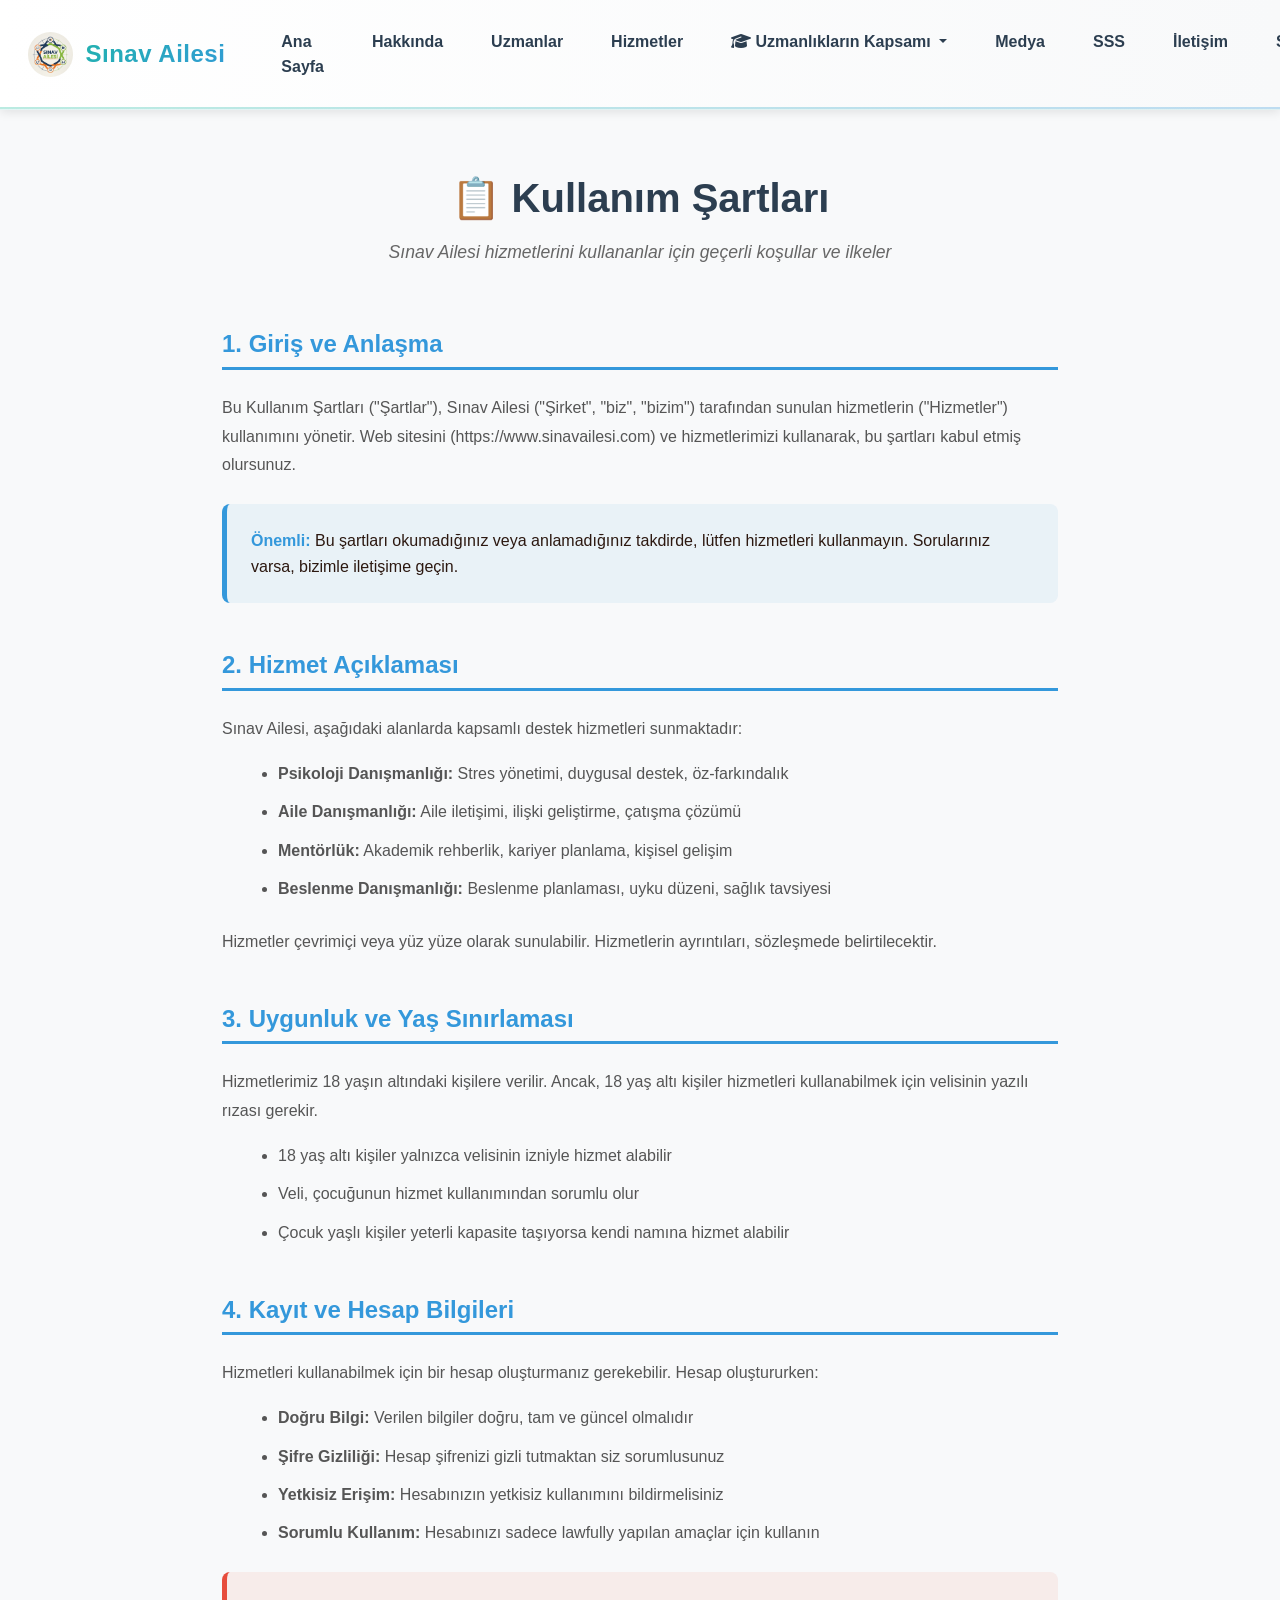
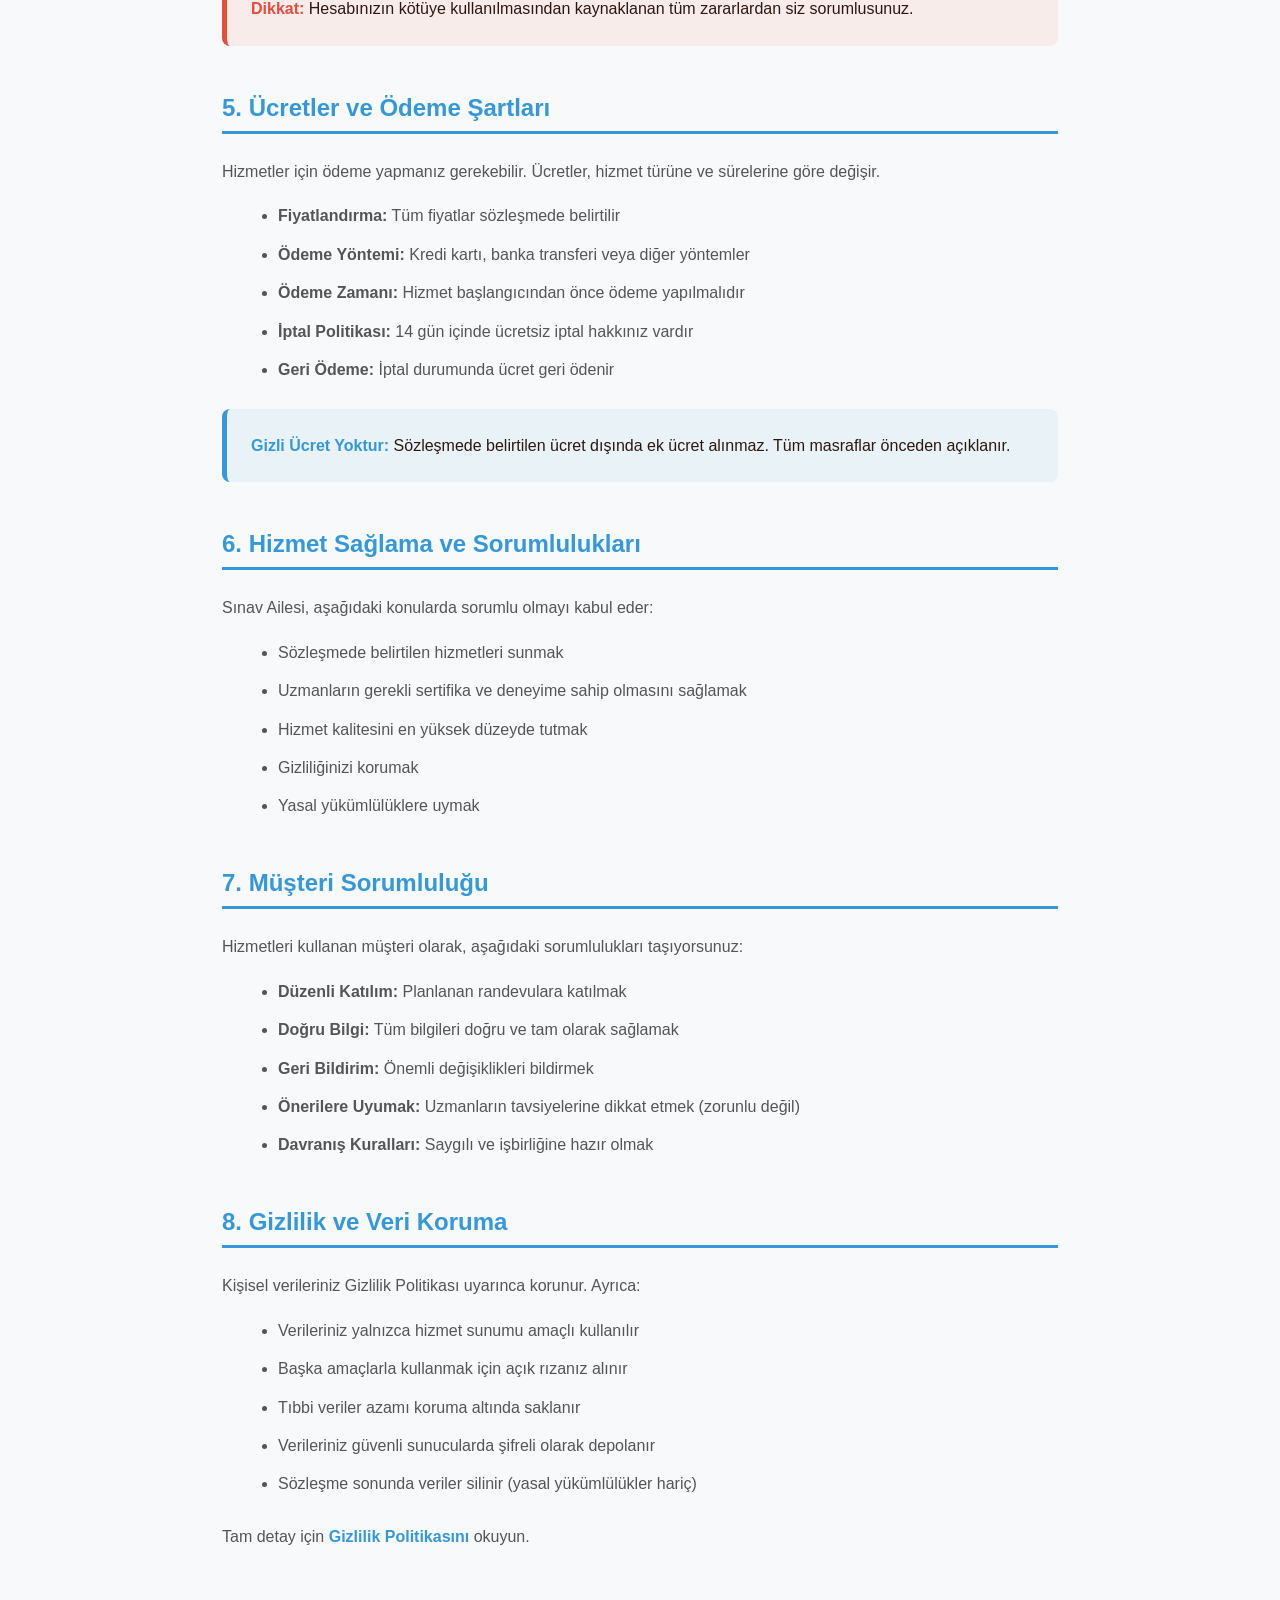
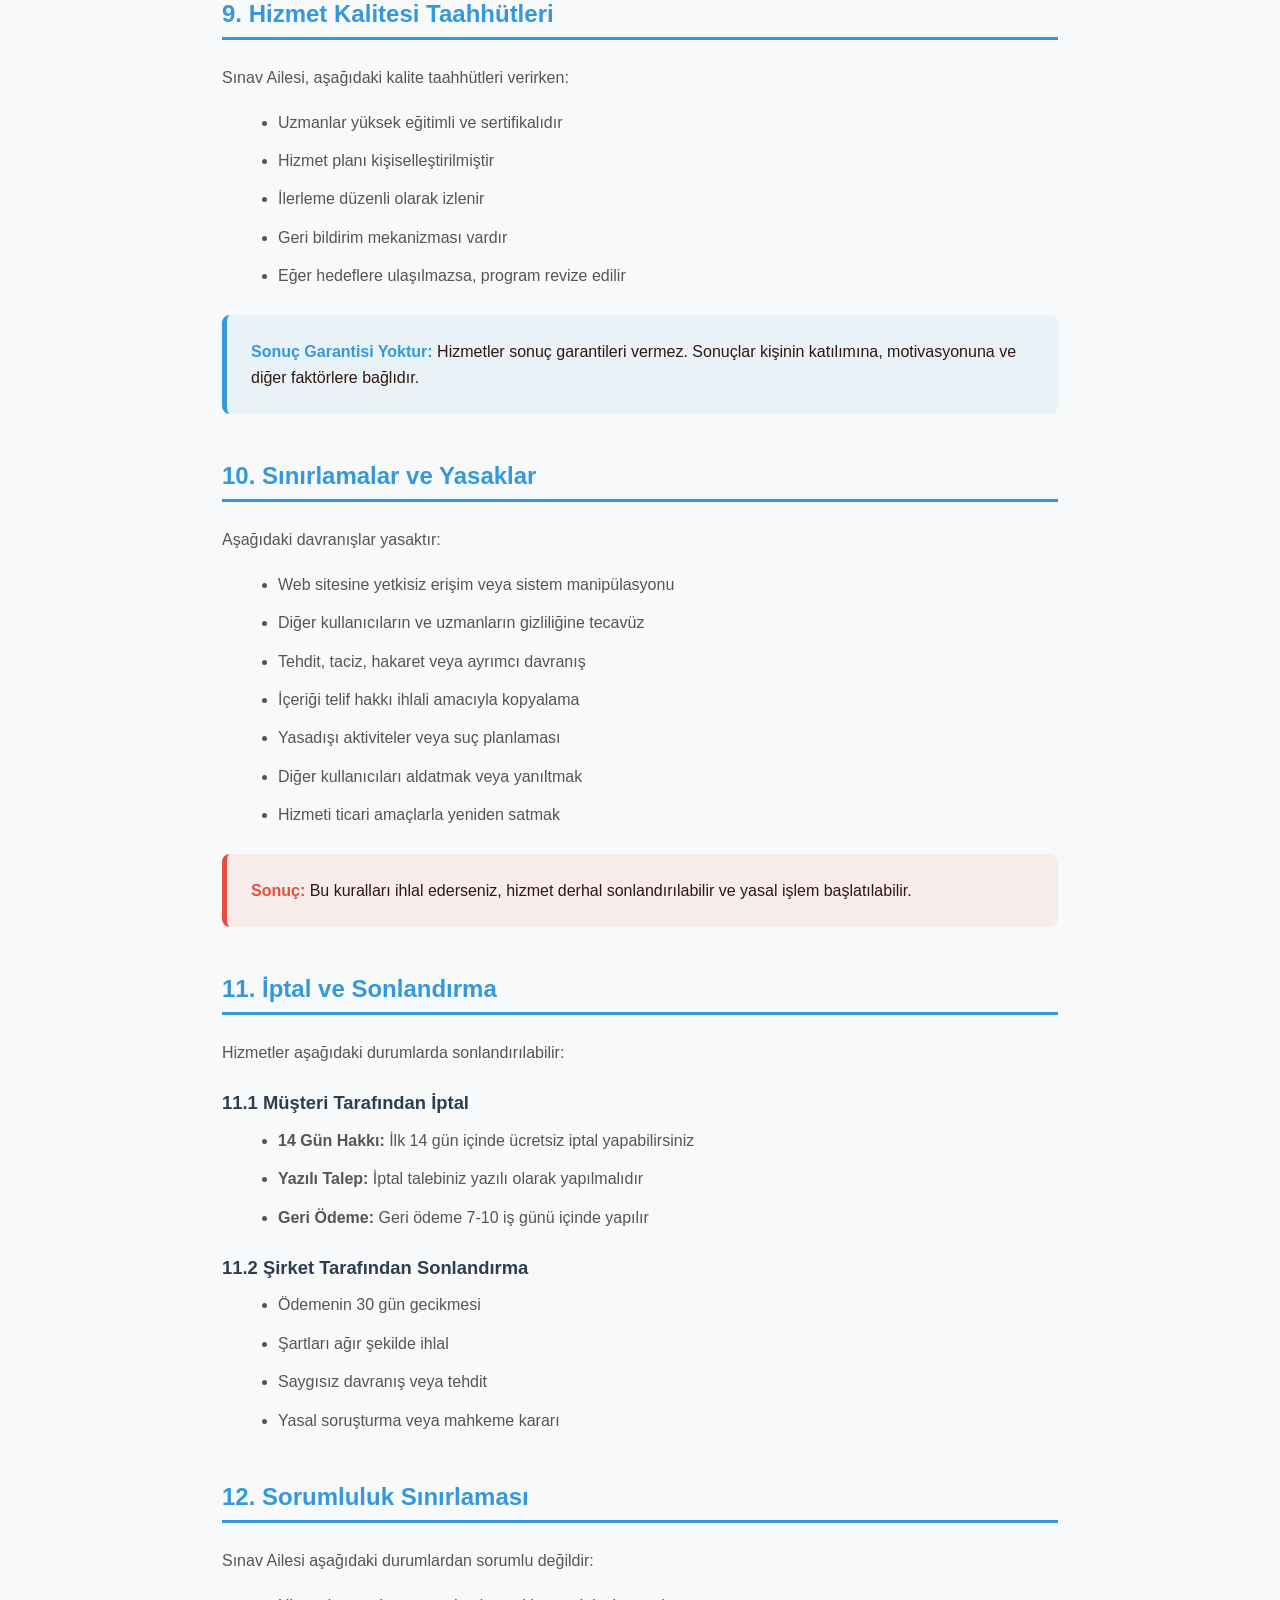
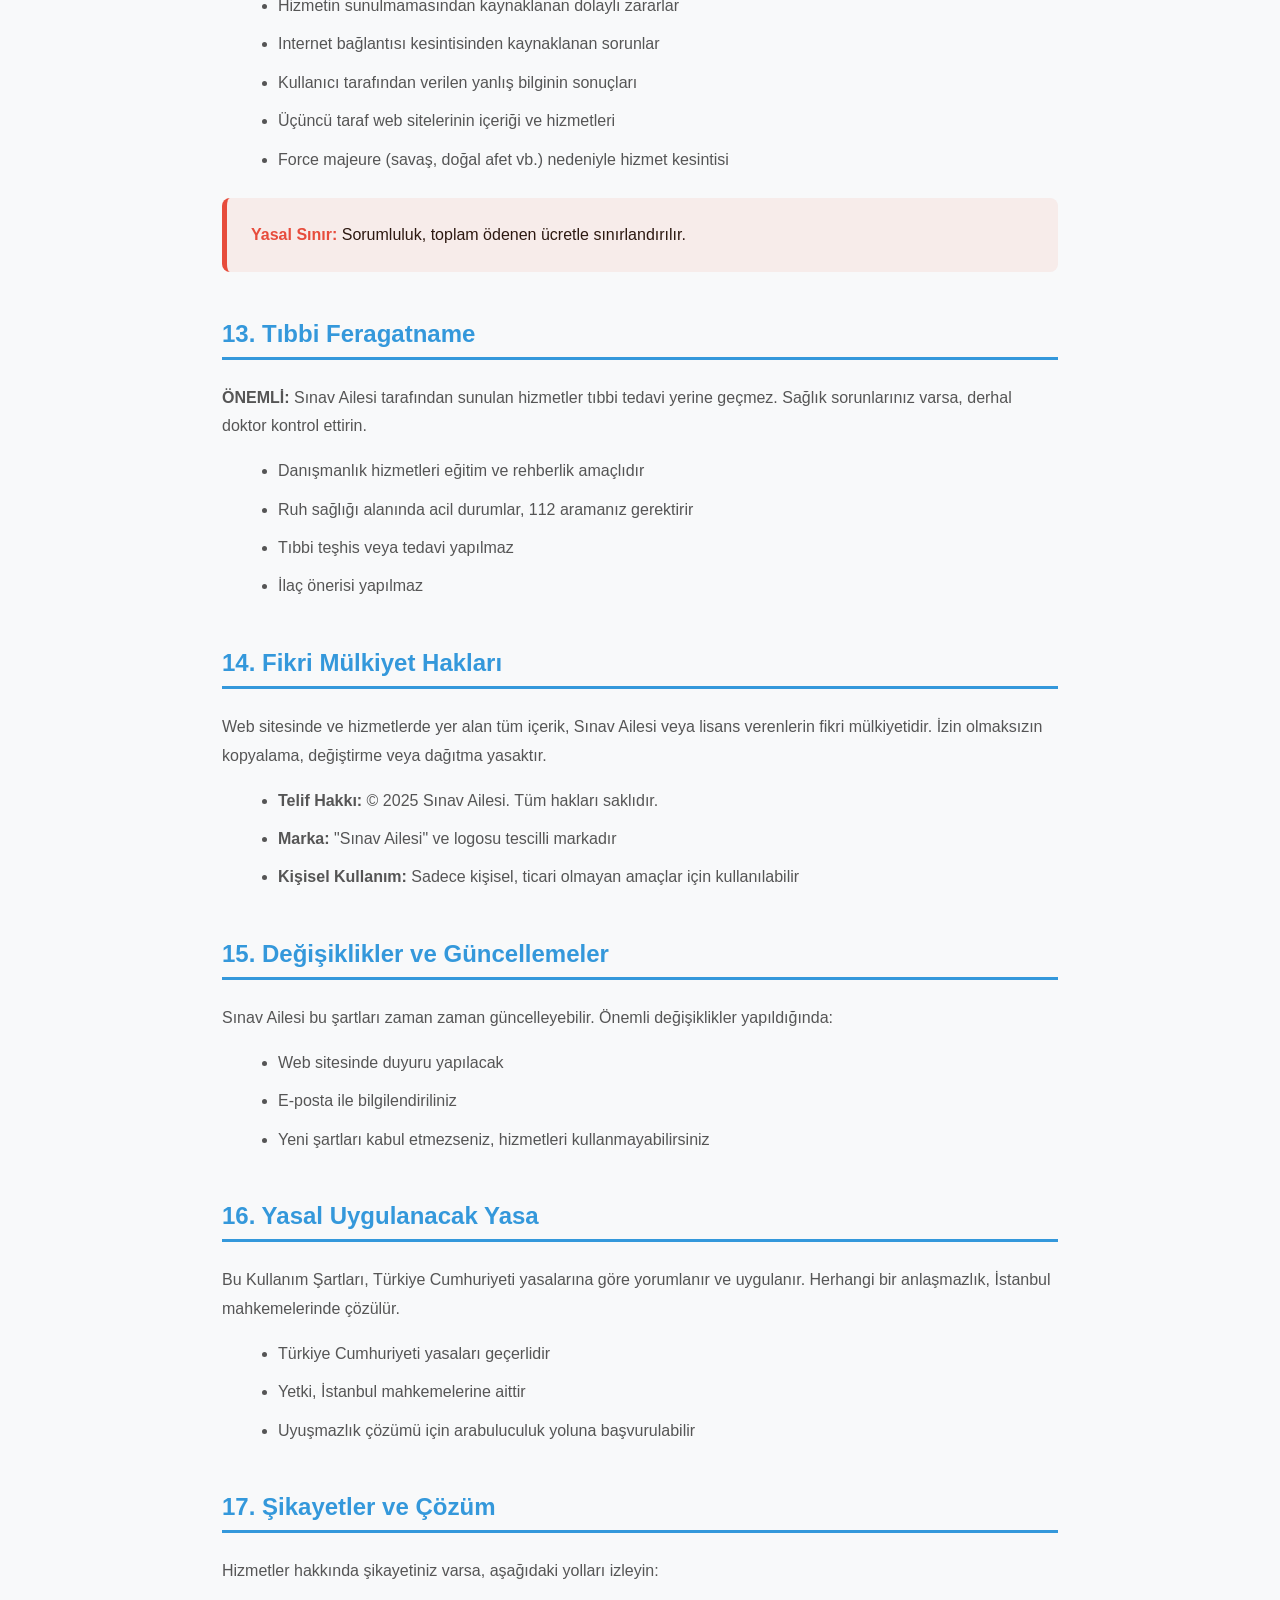
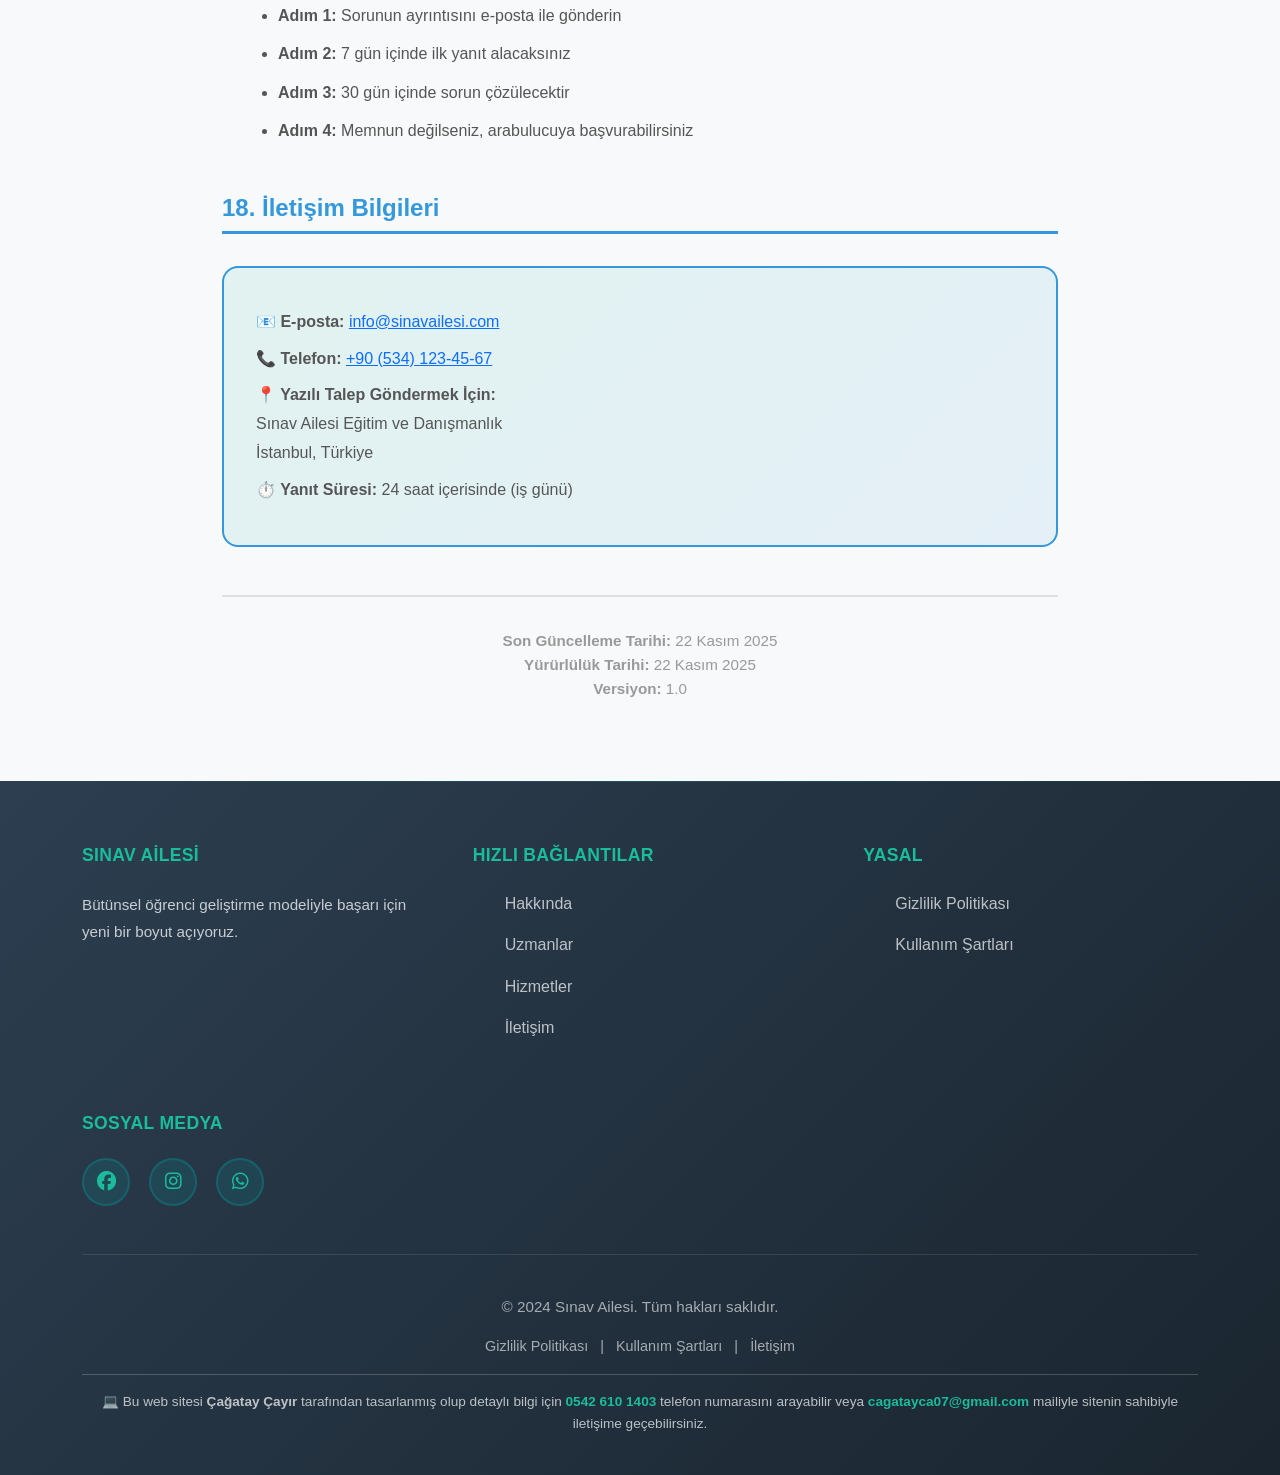
<file: kullanim-sartlari.html>
<!DOCTYPE html>
<html lang="tr">
<head>
    <meta charset="UTF-8">
    <meta name="viewport" content="width=device-width, initial-scale=1.0">
    <meta name="description" content="Sınav Ailesi - Kullanım Şartları">
    <meta name="keywords" content="kullanım şartları, hizmet şartları, koşullar, anlaşma">
    <meta name="author" content="Sınav Ailesi">
    <title>Kullanım Şartları | Sınav Ailesi</title>
    <link rel="icon" type="image/x-icon" href="favicon.ico">
    <link href="https://cdn.jsdelivr.net/npm/bootstrap@5.3.0-alpha3/dist/css/bootstrap.min.css" rel="stylesheet">
    <link rel="stylesheet" href="https://cdnjs.cloudflare.com/ajax/libs/font-awesome/6.4.0/css/all.min.css">
    <link rel="stylesheet" href="styles.css">
    <style>
        body {
            display: flex;
            flex-direction: column;
            min-height: 100vh;
        }

        main {
            flex: 1;
        }

        footer {
            flex-shrink: 0;
            margin-top: auto;
        }

        .navbar {
            
            box-shadow: 0 2px 10px rgba(0, 0, 0, 0.1);
        }

        .navbar-brand {
            font-weight: 900;
            font-size: 1.5rem;
            letter-spacing: 0.5px;
        }

        .nav-link {
            font-weight: 600;
            transition: opacity 0.3s ease;
        }

        .nav-link:hover {
            opacity: 0.8;
            color: rgb(0, 0, 0) !important;
        }

        .terms-container {
            max-width: 900px;
            margin: 0 auto;
            padding: 4rem 2rem;
        }

        .terms-header {
            text-align: center;
            margin-bottom: 4rem;
        }

        .terms-header h1 {
            font-size: 2.5rem;
            font-weight: 900;
            color: #2c3e50;
            margin-bottom: 1rem;
        }

        .terms-header p {
            font-size: 1.1rem;
            color: #666;
            font-style: italic;
        }

        .terms-section {
            margin-bottom: 3rem;
        }

        .terms-section h2 {
            font-size: 1.5rem;
            font-weight: 800;
            color: #3498db;
            margin-bottom: 1.5rem;
            padding-bottom: 0.5rem;
            border-bottom: 3px solid #3498db;
        }

        .terms-section h3 {
            font-size: 1.15rem;
            font-weight: 700;
            color: #2c3e50;
            margin-top: 1.5rem;
            margin-bottom: 0.8rem;
        }

        .terms-section p,
        .terms-section li {
            font-size: 1rem;
            line-height: 1.8;
            color: #555;
            margin-bottom: 1rem;
        }

        .terms-section ul {
            margin-left: 1.5rem;
            margin-bottom: 1.5rem;
        }

        .terms-section li {
            margin-bottom: 0.6rem;
        }

        .highlight-box {
            background: rgba(52, 152, 219, 0.08);
            border-left: 5px solid #3498db;
            padding: 1.5rem;
            border-radius: 0.5rem;
            margin: 1.5rem 0;
        }

        .highlight-box strong {
            color: #3498db;
        }

        .warning-box {
            background: rgba(231, 76, 60, 0.08);
            border-left: 5px solid #e74c3c;
            padding: 1.5rem;
            border-radius: 0.5rem;
            margin: 1.5rem 0;
        }

        .warning-box strong {
            color: #e74c3c;
        }

        .contact-info {
            background: linear-gradient(135deg, rgba(26, 188, 156, 0.1) 0%, rgba(52, 152, 219, 0.1) 100%);
            border: 2px solid #3498db;
            padding: 2rem;
            border-radius: 1rem;
            margin-top: 2rem;
        }

        .contact-info p {
            margin: 0.5rem 0;
        }

        .last-updated {
            text-align: center;
            margin-top: 3rem;
            padding-top: 2rem;
            border-top: 2px solid #e0e0e0;
            color: #999;
            font-size: 0.95rem;
        }

        @media (max-width: 768px) {
            .terms-header h1 {
                font-size: 1.8rem;
            }

            .terms-container {
                padding: 2rem 1rem;
            }

            .terms-section h2 {
                font-size: 1.3rem;
            }
        }
    </style>
</head>
<body>
    <!-- Navbar -->
    <nav class="navbar navbar-expand-lg navbar-dark sticky-top">
        <div class="container-fluid">
            <a class="navbar-brand d-flex align-items-center" href="index.html">
                <img src="images/logo.jpg" alt="Sınav Ailesi" style="height: 45px; margin-right: 0.75rem; border-radius: 50%;">
                <span>Sınav Ailesi</span>
            </a>
            <button class="navbar-toggler" type="button" data-bs-toggle="collapse" data-bs-target="#navbarNav" aria-controls="navbarNav" aria-expanded="false" aria-label="Toggle navigation">
                <span class="navbar-toggler-icon"></span>
            </button>
            <div class="collapse navbar-collapse" id="navbarNav">
                <ul class="navbar-nav ms-auto">
                    <li class="nav-item"><a class="nav-link" href="index.html#home">Ana Sayfa</a></li>
                    <li class="nav-item"><a class="nav-link" href="index.html#about">Hakkında</a></li>
                    <li class="nav-item"><a class="nav-link" href="index.html#experts">Uzmanlar</a></li>
                    <li class="nav-item"><a class="nav-link" href="index.html#services">Hizmetler</a></li>
                    <li class="nav-item dropdown">
                        <a class="nav-link dropdown-toggle" href="#" id="navbarDropdown" role="button" data-bs-toggle="dropdown" aria-expanded="false">
                            <i class="fas fa-graduation-cap"></i> Uzmanlıkların Kapsamı
                        </a>
                        <ul class="dropdown-menu" aria-labelledby="navbarDropdown">
                            <li><a class="dropdown-item" href="psikoloji.html"><i class="fas fa-brain"></i> Psikolojik Destek</a></li>
                            <li><a class="dropdown-item" href="saglik.html"><i class="fas fa-heartbeat"></i> Sağlık</a></li>
                            <li><a class="dropdown-item" href="mentorlik.html"><i class="fas fa-handshake"></i> Mentörlük Programı</a></li>
                            <li><a class="dropdown-item" href="ozelders.html"><i class="fas fa-book-open"></i> Özel Ders</a></li>
                            <li><a class="dropdown-item" href="egitim.html"><i class="fas fa-book"></i> Bireysel Eğitim</a></li>
                            <li><hr class="dropdown-divider"></li>
                            <li><a class="dropdown-item" href="ailedanismanligi.html"><i class="fas fa-users"></i> Aile Danışmanlığı</a></li>
                        </ul>
                    </li>
                    <li class="nav-item"><a class="nav-link" href="medya.html">Medya</a></li>
                    <li class="nav-item"><a class="nav-link" href="index.html#faq">SSS</a></li>
                    <li class="nav-item"><a class="nav-link" href="iletisim.html">İletişim</a></li>
                    <li class="nav-item"><a class="nav-link" href="sertifikalar.html">Sertifikalar</a></li>
                </ul>
            </div>
        </div>
    </nav>

    <main>
        <div class="terms-container">
            <div class="terms-header">
                <h1>📋 Kullanım Şartları</h1>
                <p>Sınav Ailesi hizmetlerini kullananlar için geçerli koşullar ve ilkeler</p>
            </div>

            <!-- Section 1 -->
            <div class="terms-section">
                <h2>1. Giriş ve Anlaşma</h2>
                <p>
                    Bu Kullanım Şartları ("Şartlar"), Sınav Ailesi ("Şirket", "biz", "bizim") tarafından 
                    sunulan hizmetlerin ("Hizmetler") kullanımını yönetir. Web sitesini (https://www.sinavailesi.com) 
                    ve hizmetlerimizi kullanarak, bu şartları kabul etmiş olursunuz.
                </p>
                <div class="highlight-box">
                    <strong>Önemli:</strong> Bu şartları okumadığınız veya anlamadığınız takdirde, lütfen 
                    hizmetleri kullanmayın. Sorularınız varsa, bizimle iletişime geçin.
                </div>
            </div>

            <!-- Section 2 -->
            <div class="terms-section">
                <h2>2. Hizmet Açıklaması</h2>
                <p>
                    Sınav Ailesi, aşağıdaki alanlarda kapsamlı destek hizmetleri sunmaktadır:
                </p>
                <ul>
                    <li><strong>Psikoloji Danışmanlığı:</strong> Stres yönetimi, duygusal destek, öz-farkındalık</li>
                    <li><strong>Aile Danışmanlığı:</strong> Aile iletişimi, ilişki geliştirme, çatışma çözümü</li>
                    <li><strong>Mentörlük:</strong> Akademik rehberlik, kariyer planlama, kişisel gelişim</li>
                    <li><strong>Beslenme Danışmanlığı:</strong> Beslenme planlaması, uyku düzeni, sağlık tavsiyesi</li>
                </ul>
                <p>
                    Hizmetler çevrimiçi veya yüz yüze olarak sunulabilir. Hizmetlerin ayrıntıları, 
                    sözleşmede belirtilecektir.
                </p>
            </div>

            <!-- Section 3 -->
            <div class="terms-section">
                <h2>3. Uygunluk ve Yaş Sınırlaması</h2>
                <p>
                    Hizmetlerimiz 18 yaşın altındaki kişilere verilir. Ancak, 18 yaş altı kişiler 
                    hizmetleri kullanabilmek için velisinin yazılı rızası gerekir.
                </p>
                <ul>
                    <li>18 yaş altı kişiler yalnızca velisinin izniyle hizmet alabilir</li>
                    <li>Veli, çocuğunun hizmet kullanımından sorumlu olur</li>
                    <li>Çocuk yaşlı kişiler yeterli kapasite taşıyorsa kendi namına hizmet alabilir</li>
                </ul>
            </div>

            <!-- Section 4 -->
            <div class="terms-section">
                <h2>4. Kayıt ve Hesap Bilgileri</h2>
                <p>
                    Hizmetleri kullanabilmek için bir hesap oluşturmanız gerekebilir. Hesap oluştururken:
                </p>
                <ul>
                    <li><strong>Doğru Bilgi:</strong> Verilen bilgiler doğru, tam ve güncel olmalıdır</li>
                    <li><strong>Şifre Gizliliği:</strong> Hesap şifrenizi gizli tutmaktan siz sorumlusunuz</li>
                    <li><strong>Yetkisiz Erişim:</strong> Hesabınızın yetkisiz kullanımını bildirmelisiniz</li>
                    <li><strong>Sorumlu Kullanım:</strong> Hesabınızı sadece lawfully yapılan amaçlar için kullanın</li>
                </ul>
                <div class="warning-box">
                    <strong>Dikkat:</strong> Hesabınızın kötüye kullanılmasından kaynaklanan tüm zararlardan 
                    siz sorumlusunuz.
                </div>
            </div>

            <!-- Section 5 -->
            <div class="terms-section">
                <h2>5. Ücretler ve Ödeme Şartları</h2>
                <p>
                    Hizmetler için ödeme yapmanız gerekebilir. Ücretler, hizmet türüne ve sürelerine göre değişir.
                </p>
                <ul>
                    <li><strong>Fiyatlandırma:</strong> Tüm fiyatlar sözleşmede belirtilir</li>
                    <li><strong>Ödeme Yöntemi:</strong> Kredi kartı, banka transferi veya diğer yöntemler</li>
                    <li><strong>Ödeme Zamanı:</strong> Hizmet başlangıcından önce ödeme yapılmalıdır</li>
                    <li><strong>İptal Politikası:</strong> 14 gün içinde ücretsiz iptal hakkınız vardır</li>
                    <li><strong>Geri Ödeme:</strong> İptal durumunda ücret geri ödenir</li>
                </ul>
                <div class="highlight-box">
                    <strong>Gizli Ücret Yoktur:</strong> Sözleşmede belirtilen ücret dışında ek ücret alınmaz. 
                    Tüm masraflar önceden açıklanır.
                </div>
            </div>

            <!-- Section 6 -->
            <div class="terms-section">
                <h2>6. Hizmet Sağlama ve Sorumlulukları</h2>
                <p>
                    Sınav Ailesi, aşağıdaki konularda sorumlu olmayı kabul eder:
                </p>
                <ul>
                    <li>Sözleşmede belirtilen hizmetleri sunmak</li>
                    <li>Uzmanların gerekli sertifika ve deneyime sahip olmasını sağlamak</li>
                    <li>Hizmet kalitesini en yüksek düzeyde tutmak</li>
                    <li>Gizliliğinizi korumak</li>
                    <li>Yasal yükümlülüklere uymak</li>
                </ul>
            </div>

            <!-- Section 7 -->
            <div class="terms-section">
                <h2>7. Müşteri Sorumluluğu</h2>
                <p>
                    Hizmetleri kullanan müşteri olarak, aşağıdaki sorumlulukları taşıyorsunuz:
                </p>
                <ul>
                    <li><strong>Düzenli Katılım:</strong> Planlanan randevulara katılmak</li>
                    <li><strong>Doğru Bilgi:</strong> Tüm bilgileri doğru ve tam olarak sağlamak</li>
                    <li><strong>Geri Bildirim:</strong> Önemli değişiklikleri bildirmek</li>
                    <li><strong>Önerilere Uyumak:</strong> Uzmanların tavsiyelerine dikkat etmek (zorunlu değil)</li>
                    <li><strong>Davranış Kuralları:</strong> Saygılı ve işbirliğine hazır olmak</li>
                </ul>
            </div>

            <!-- Section 8 -->
            <div class="terms-section">
                <h2>8. Gizlilik ve Veri Koruma</h2>
                <p>
                    Kişisel verileriniz Gizlilik Politikası uyarınca korunur. Ayrıca:
                </p>
                <ul>
                    <li>Verileriniz yalnızca hizmet sunumu amaçlı kullanılır</li>
                    <li>Başka amaçlarla kullanmak için açık rızanız alınır</li>
                    <li>Tıbbi veriler azamı koruma altında saklanır</li>
                    <li>Verileriniz güvenli sunucularda şifreli olarak depolanır</li>
                    <li>Sözleşme sonunda veriler silinir (yasal yükümlülükler hariç)</li>
                </ul>
                <p>
                    Tam detay için <a href="gizlilik-politikasi.html" style="color: #3498db; text-decoration: none;">
                    <strong>Gizlilik Politikasını</strong></a> okuyun.
                </p>
            </div>

            <!-- Section 9 -->
            <div class="terms-section">
                <h2>9. Hizmet Kalitesi Taahhütleri</h2>
                <p>
                    Sınav Ailesi, aşağıdaki kalite taahhütleri verirken:
                </p>
                <ul>
                    <li>Uzmanlar yüksek eğitimli ve sertifikalıdır</li>
                    <li>Hizmet planı kişiselleştirilmiştir</li>
                    <li>İlerleme düzenli olarak izlenir</li>
                    <li>Geri bildirim mekanizması vardır</li>
                    <li>Eğer hedeflere ulaşılmazsa, program revize edilir</li>
                </ul>
                <div class="highlight-box">
                    <strong>Sonuç Garantisi Yoktur:</strong> Hizmetler sonuç garantileri vermez. 
                    Sonuçlar kişinin katılımına, motivasyonuna ve diğer faktörlere bağlıdır.
                </div>
            </div>

            <!-- Section 10 -->
            <div class="terms-section">
                <h2>10. Sınırlamalar ve Yasaklar</h2>
                <p>
                    Aşağıdaki davranışlar yasaktır:
                </p>
                <ul>
                    <li>Web sitesine yetkisiz erişim veya sistem manipülasyonu</li>
                    <li>Diğer kullanıcıların ve uzmanların gizliliğine tecavüz</li>
                    <li>Tehdit, taciz, hakaret veya ayrımcı davranış</li>
                    <li>İçeriği telif hakkı ihlali amacıyla kopyalama</li>
                    <li>Yasadışı aktiviteler veya suç planlaması</li>
                    <li>Diğer kullanıcıları aldatmak veya yanıltmak</li>
                    <li>Hizmeti ticari amaçlarla yeniden satmak</li>
                </ul>
                <div class="warning-box">
                    <strong>Sonuç:</strong> Bu kuralları ihlal ederseniz, hizmet derhal sonlandırılabilir 
                    ve yasal işlem başlatılabilir.
                </div>
            </div>

            <!-- Section 11 -->
            <div class="terms-section">
                <h2>11. İptal ve Sonlandırma</h2>
                <p>
                    Hizmetler aşağıdaki durumlarda sonlandırılabilir:
                </p>
                
                <h3>11.1 Müşteri Tarafından İptal</h3>
                <ul>
                    <li><strong>14 Gün Hakkı:</strong> İlk 14 gün içinde ücretsiz iptal yapabilirsiniz</li>
                    <li><strong>Yazılı Talep:</strong> İptal talebiniz yazılı olarak yapılmalıdır</li>
                    <li><strong>Geri Ödeme:</strong> Geri ödeme 7-10 iş günü içinde yapılır</li>
                </ul>

                <h3>11.2 Şirket Tarafından Sonlandırma</h3>
                <ul>
                    <li>Ödemenin 30 gün gecikmesi</li>
                    <li>Şartları ağır şekilde ihlal</li>
                    <li>Saygısız davranış veya tehdit</li>
                    <li>Yasal soruşturma veya mahkeme kararı</li>
                </ul>
            </div>

            <!-- Section 12 -->
            <div class="terms-section">
                <h2>12. Sorumluluk Sınırlaması</h2>
                <p>
                    Sınav Ailesi aşağıdaki durumlardan sorumlu değildir:
                </p>
                <ul>
                    <li>Hizmetin sunulmamasından kaynaklanan dolaylı zararlar</li>
                    <li>Internet bağlantısı kesintisinden kaynaklanan sorunlar</li>
                    <li>Kullanıcı tarafından verilen yanlış bilginin sonuçları</li>
                    <li>Üçüncü taraf web sitelerinin içeriği ve hizmetleri</li>
                    <li>Force majeure (savaş, doğal afet vb.) nedeniyle hizmet kesintisi</li>
                </ul>
                <div class="warning-box">
                    <strong>Yasal Sınır:</strong> Sorumluluk, toplam ödenen ücretle sınırlandırılır.
                </div>
            </div>

            <!-- Section 13 -->
            <div class="terms-section">
                <h2>13. Tıbbi Feragatname</h2>
                <p>
                    <strong>ÖNEMLİ:</strong> Sınav Ailesi tarafından sunulan hizmetler tıbbi tedavi yerine 
                    geçmez. Sağlık sorunlarınız varsa, derhal doktor kontrol ettirin.
                </p>
                <ul>
                    <li>Danışmanlık hizmetleri eğitim ve rehberlik amaçlıdır</li>
                    <li>Ruh sağlığı alanında acil durumlar, 112 aramanız gerektirir</li>
                    <li>Tıbbi teşhis veya tedavi yapılmaz</li>
                    <li>İlaç önerisi yapılmaz</li>
                </ul>
            </div>

            <!-- Section 14 -->
            <div class="terms-section">
                <h2>14. Fikri Mülkiyet Hakları</h2>
                <p>
                    Web sitesinde ve hizmetlerde yer alan tüm içerik, Sınav Ailesi veya lisans verenlerin 
                    fikri mülkiyetidir. İzin olmaksızın kopyalama, değiştirme veya dağıtma yasaktır.
                </p>
                <ul>
                    <li><strong>Telif Hakkı:</strong> © 2025 Sınav Ailesi. Tüm hakları saklıdır.</li>
                    <li><strong>Marka:</strong> "Sınav Ailesi" ve logosu tescilli markadır</li>
                    <li><strong>Kişisel Kullanım:</strong> Sadece kişisel, ticari olmayan amaçlar için kullanılabilir</li>
                </ul>
            </div>

            <!-- Section 15 -->
            <div class="terms-section">
                <h2>15. Değişiklikler ve Güncellemeler</h2>
                <p>
                    Sınav Ailesi bu şartları zaman zaman güncelleyebilir. Önemli değişiklikler yapıldığında:
                </p>
                <ul>
                    <li>Web sitesinde duyuru yapılacak</li>
                    <li>E-posta ile bilgilendiriliniz</li>
                    <li>Yeni şartları kabul etmezseniz, hizmetleri kullanmayabilirsiniz</li>
                </ul>
            </div>

            <!-- Section 16 -->
            <div class="terms-section">
                <h2>16. Yasal Uygulanacak Yasa</h2>
                <p>
                    Bu Kullanım Şartları, Türkiye Cumhuriyeti yasalarına göre yorumlanır ve uygulanır. 
                    Herhangi bir anlaşmazlık, İstanbul mahkemelerinde çözülür.
                </p>
                <ul>
                    <li>Türkiye Cumhuriyeti yasaları geçerlidir</li>
                    <li>Yetki, İstanbul mahkemelerine aittir</li>
                    <li>Uyuşmazlık çözümü için arabuluculuk yoluna başvurulabilir</li>
                </ul>
            </div>

            <!-- Section 17 -->
            <div class="terms-section">
                <h2>17. Şikayetler ve Çözüm</h2>
                <p>
                    Hizmetler hakkında şikayetiniz varsa, aşağıdaki yolları izleyin:
                </p>
                <ul>
                    <li><strong>Adım 1:</strong> Sorunun ayrıntısını e-posta ile gönderin</li>
                    <li><strong>Adım 2:</strong> 7 gün içinde ilk yanıt alacaksınız</li>
                    <li><strong>Adım 3:</strong> 30 gün içinde sorun çözülecektir</li>
                    <li><strong>Adım 4:</strong> Memnun değilseniz, arabulucuya başvurabilirsiniz</li>
                </ul>
            </div>

            <!-- Section 18 -->
            <div class="terms-section">
                <h2>18. İletişim Bilgileri</h2>
                <div class="contact-info">
                    <p>
                        <strong>📧 E-posta:</strong> 
                        <a href="mailto:info@sinavailesi.com">info@sinavailesi.com</a>
                    </p>
                    <p>
                        <strong>📞 Telefon:</strong> 
                        <a href="tel:+905341234567">+90 (534) 123-45-67</a>
                    </p>
                    <p>
                        <strong>📍 Yazılı Talep Göndermek İçin:</strong>
                        <br>Sınav Ailesi Eğitim ve Danışmanlık
                        <br>İstanbul, Türkiye
                    </p>
                    <p>
                        <strong>⏱️ Yanıt Süresi:</strong> 24 saat içerisinde (iş günü)
                    </p>
                </div>
            </div>

            <div class="last-updated">
                <p>
                    <strong>Son Güncelleme Tarihi:</strong> 22 Kasım 2025
                    <br>
                    <strong>Yürürlülük Tarihi:</strong> 22 Kasım 2025
                    <br>
                    <strong>Versiyon:</strong> 1.0
                </p>
            </div>

        </div>
    </main>

    <!-- Footer -->
    <footer>
        <div class="container">
            <div class="footer-content">
                <div class="footer-section">
                    <h4>Sınav Ailesi</h4>
                    <p>Bütünsel öğrenci geliştirme modeliyle başarı için yeni bir boyut açıyoruz.</p>
                </div>
                <div class="footer-section">
                    <h4>Hızlı Bağlantılar</h4>
                    <ul>
                        <li><a href="#about">Hakkında</a></li>
                        <li><a href="#experts">Uzmanlar</a></li>
                        <li><a href="#services">Hizmetler</a></li>
                        <li><a href="iletisim.html">İletişim</a></li>
                    </ul>
                </div>
                <div class="footer-section">
                    <h4>Yasal</h4>
                    <ul>
                        <li><a href="gizlilik-politikasi.html">Gizlilik Politikası</a></li>
                        <li><a href="kullanim-sartlari.html">Kullanım Şartları</a></li>
                    </ul>
                </div>
                <div class="footer-section">
                    <h4>Sosyal Medya</h4>
                    <div class="social-links">
                        <a href="https://www.facebook.com/profile.php?id=61583805551118" target="_blank" rel="noopener noreferrer"><i class="fab fa-facebook"></i></a>
                        <a href="https://www.instagram.com/sinavailesi2025?igsh=MWl0bGhhcm5paTR3cQ==" target="_blank" rel="noopener noreferrer"><i class="fab fa-instagram"></i></a>
                        <a href="https://wa.me/905455521485" target="_blank" rel="noopener noreferrer"><i class="fab fa-whatsapp"></i></a>
                    </div>
                </div>
            </div>
            <div class="footer-bottom">
                <p>&copy; 2024 Sınav Ailesi. Tüm hakları saklıdır.</p>
                <p style="font-size: 0.9rem; margin-top: 0.5rem;">
                    <a href="gizlilik-politikasi.html" style="color: inherit; text-decoration: none; margin: 0 0.5rem;">Gizlilik Politikası</a> | 
                    <a href="kullanim-sartlari.html" style="color: inherit; text-decoration: none; margin: 0 0.5rem;">Kullanım Şartları</a> | 
                    <a href="iletisim.html" style="color: inherit; text-decoration: none; margin: 0 0.5rem;">İletişim</a>
                </p>
                <p style="font-size: 0.85rem; margin-top: 1rem; color: rgba(255, 255, 255, 0.7); border-top: 1px solid rgba(255, 255, 255, 0.2); padding-top: 1rem;">
                    💻 Bu web sitesi <strong>Çağatay Çayır</strong> tarafından tasarlanmış olup detaylı bilgi için <a href="tel:05426101403" style="color: #1abc9c; text-decoration: none;"><strong>0542 610 1403</strong></a> telefon numarasını arayabilir veya <a href="mailto:cagatayca07@gmail.com" style="color: #1abc9c; text-decoration: none;"><strong>cagatayca07@gmail.com</strong></a> mailiyle sitenin sahibiyle iletişime geçebilirsiniz.
                </p>
            </div>
        </div>
    </footer>

    <script src="https://cdn.jsdelivr.net/npm/bootstrap@5.3.0-alpha3/dist/js/bootstrap.bundle.min.js"></script>
</body>
</html>
</file>
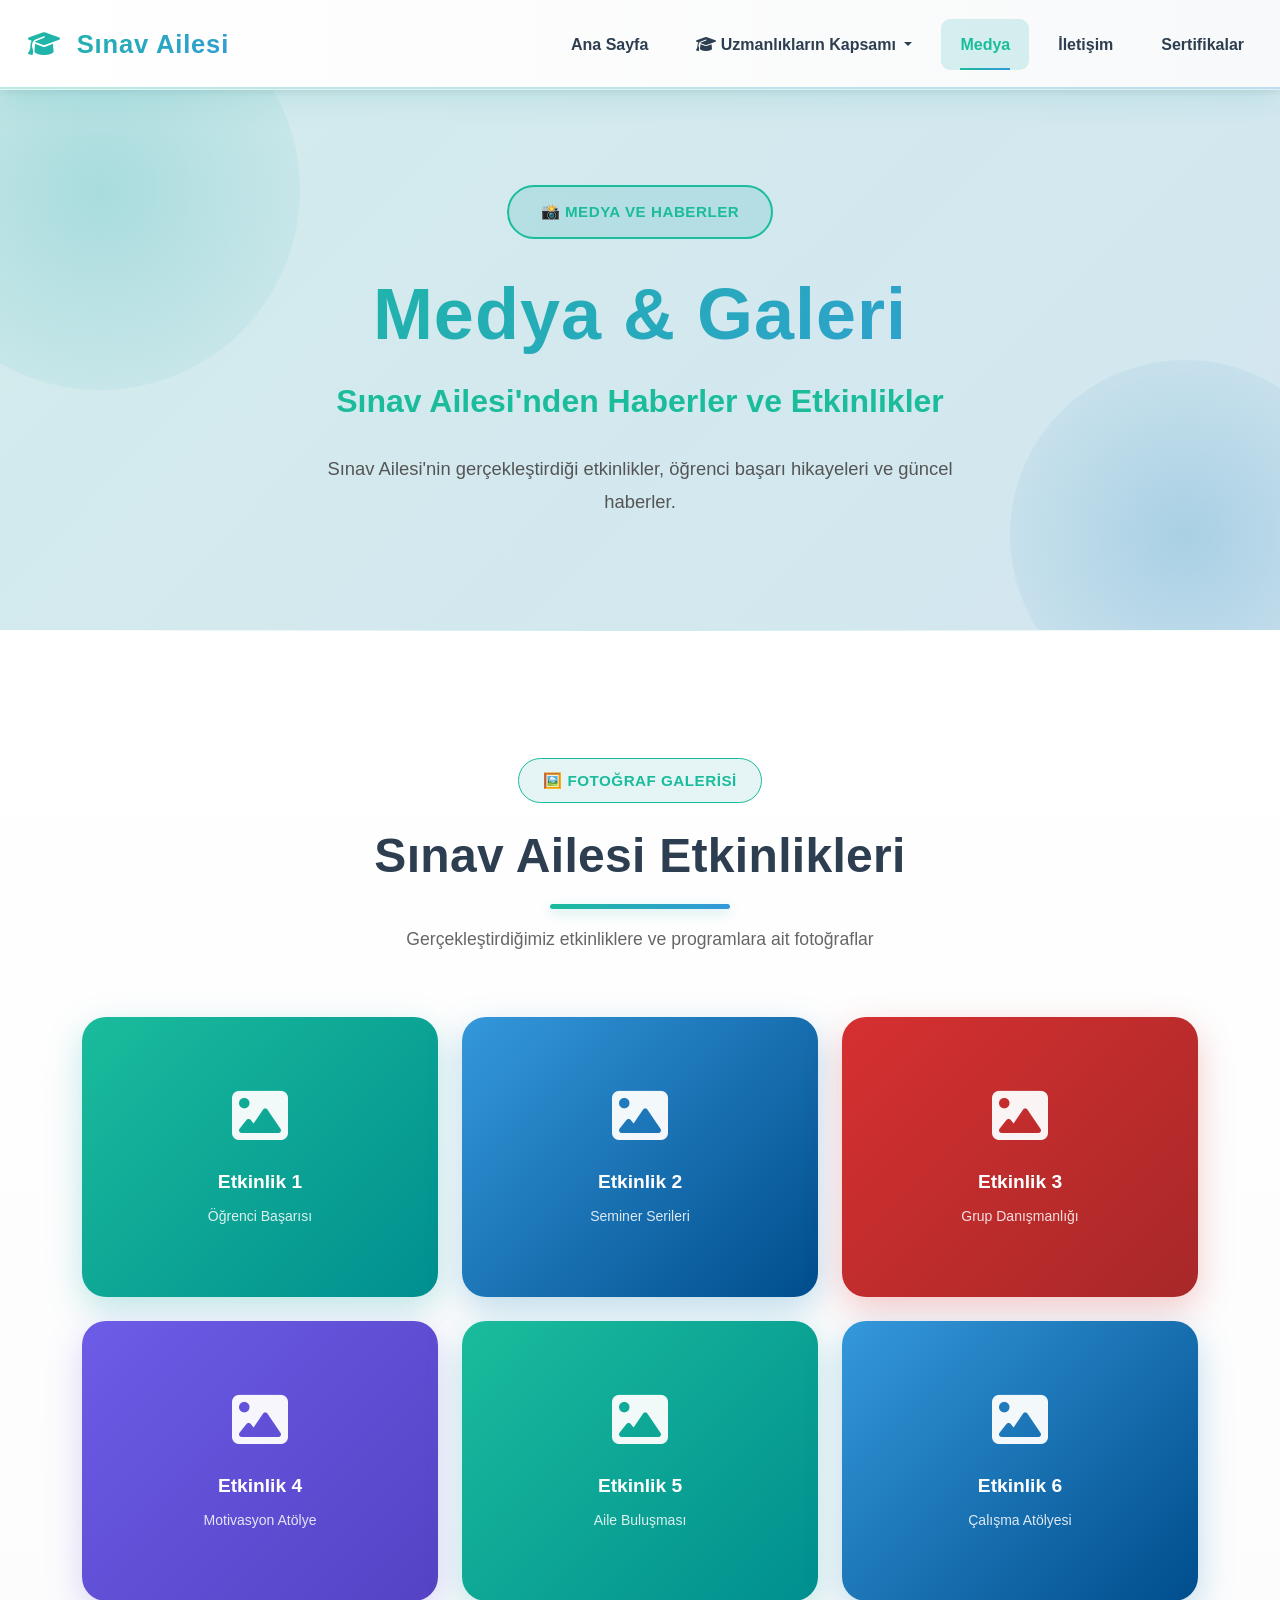
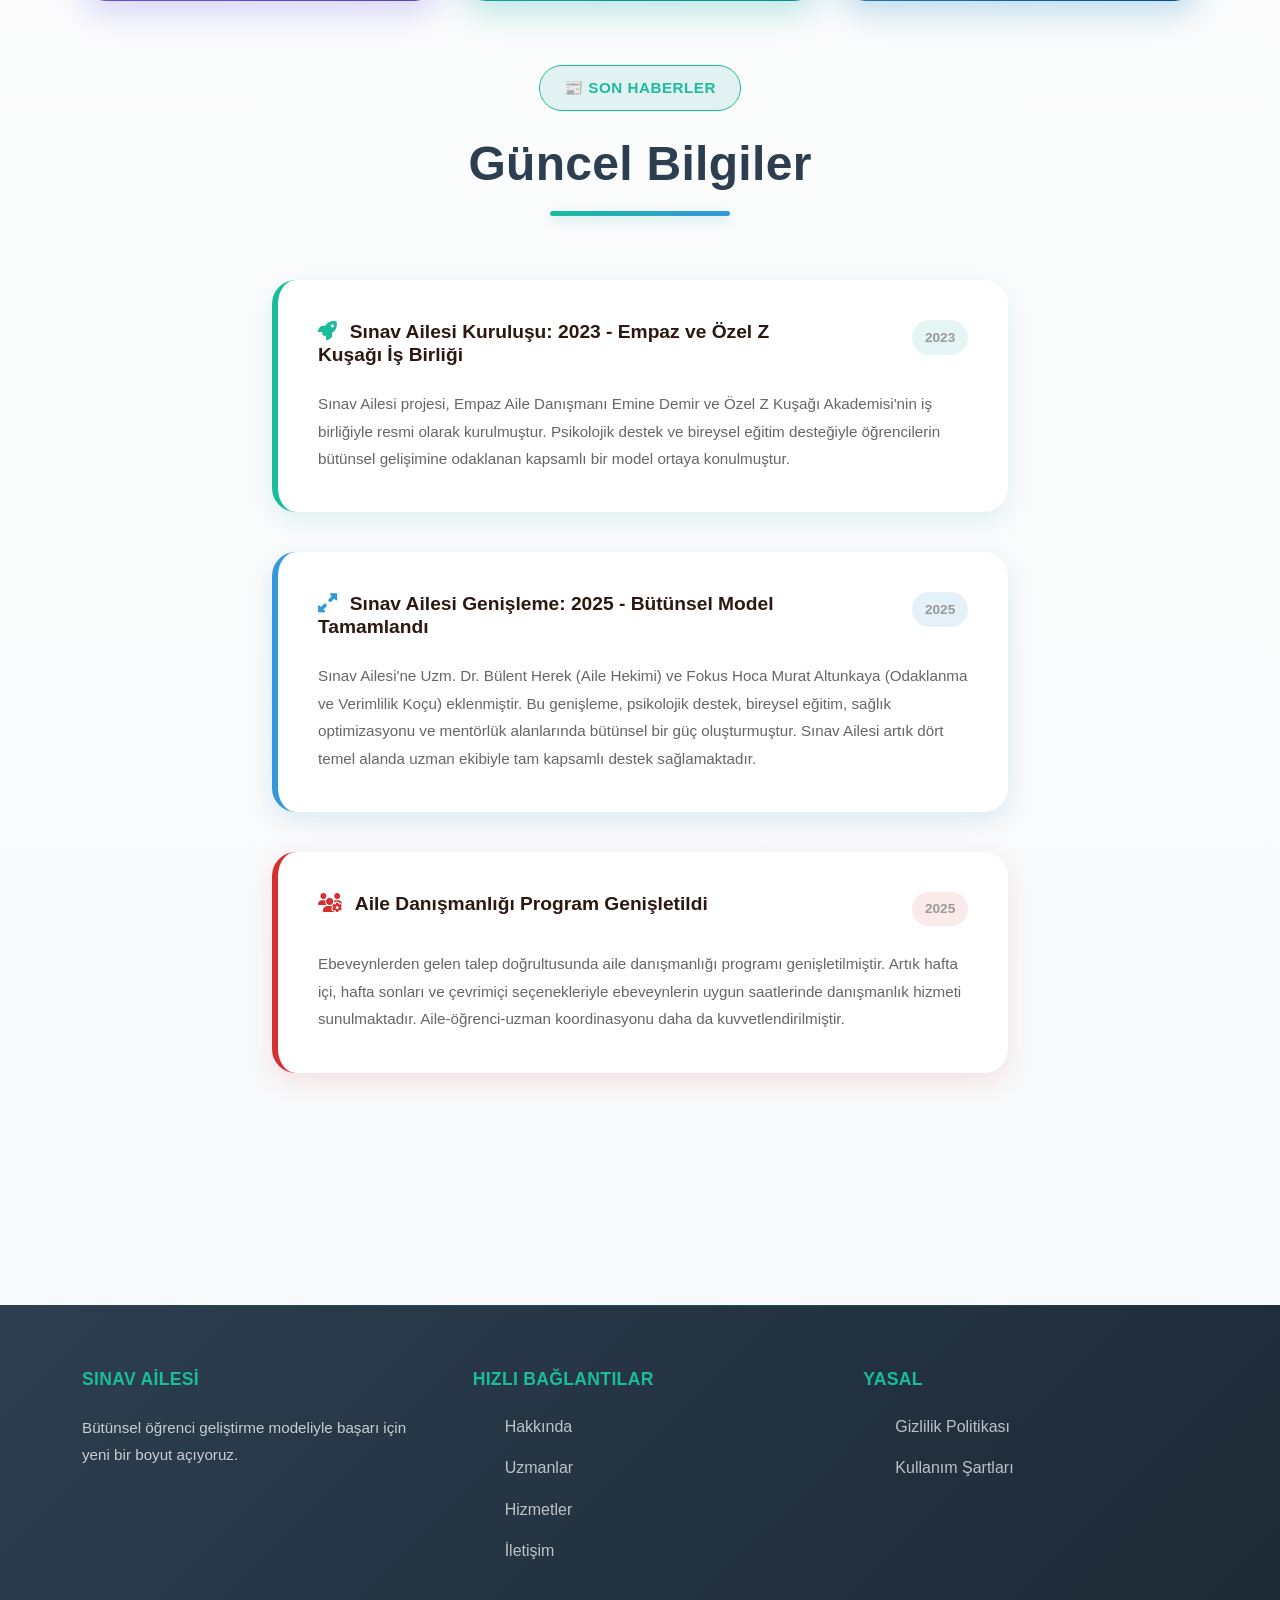
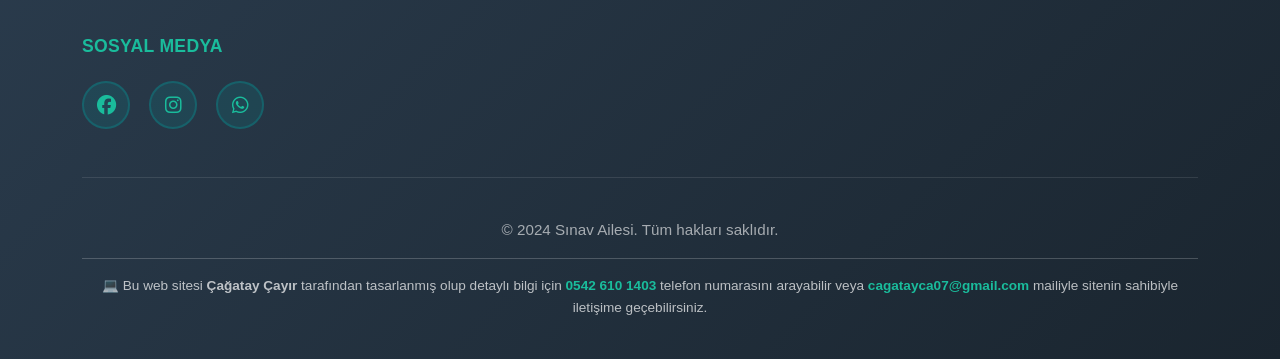
<file: medya.html>
<!DOCTYPE html>
<html lang="tr">
<head>
    <meta charset="UTF-8">
    <meta name="viewport" content="width=device-width, initial-scale=1.0">
    <meta name="description" content="Sınav Ailesi - Medya. Fotoğraf galerisi ve haberler.">
    <meta name="keywords" content="medya, galeri, haberler, fotoğraf">
    <meta name="author" content="Sınav Ailesi">
    <title>Medya | Sınav Ailesi</title>
    <link href="https://cdn.jsdelivr.net/npm/bootstrap@5.3.0-alpha3/dist/css/bootstrap.min.css" rel="stylesheet">
    <link rel="stylesheet" href="https://cdnjs.cloudflare.com/ajax/libs/font-awesome/6.4.0/css/all.min.css">
    <link rel="stylesheet" href="styles.css">
</head>
<body>
    <!-- Navbar -->
    <nav class="navbar navbar-expand-lg navbar-dark sticky-top">
        <div class="container-fluid">
            <a class="navbar-brand" href="index.html"><i class="fas fa-graduation-cap"></i> Sınav Ailesi</a>
            <button class="navbar-toggler" type="button" data-bs-toggle="collapse" data-bs-target="#navbarNav" aria-controls="navbarNav" aria-expanded="false" aria-label="Toggle navigation">
                <span class="navbar-toggler-icon"></span>
            </button>
            <div class="collapse navbar-collapse" id="navbarNav">
                <ul class="navbar-nav ms-auto">
                    <li class="nav-item"><a class="nav-link" href="index.html">Ana Sayfa</a></li>
                    <li class="nav-item dropdown">
                        <a class="nav-link dropdown-toggle" href="#" id="navbarDropdown" role="button" data-bs-toggle="dropdown" aria-expanded="false">
                            <i class="fas fa-graduation-cap"></i> Uzmanlıkların Kapsamı
                        </a>
                        <ul class="dropdown-menu" aria-labelledby="navbarDropdown">
                            <li><a class="dropdown-item" href="psikoloji.html"><i class="fas fa-brain"></i> Psikolojik Destek</a></li>
                            <li><a class="dropdown-item" href="saglik.html"><i class="fas fa-heartbeat"></i> Sağlık</a></li>
                            <li><a class="dropdown-item" href="mentorlik.html"><i class="fas fa-handshake"></i> Mentörlük Programı</a></li>
                            <li><a class="dropdown-item" href="ozelders.html"><i class="fas fa-book-open"></i> Özel Ders</a></li>
                            <li><a class="dropdown-item" href="egitim.html"><i class="fas fa-book"></i> Bireysel Eğitim</a></li>
                            <li><hr class="dropdown-divider"></li>
                            <li><a class="dropdown-item" href="ailedanismanligi.html"><i class="fas fa-users"></i> Aile Danışmanlığı</a></li>
                        </ul>
                    </li>
                    <li class="nav-item"><a class="nav-link active" href="medya.html">Medya</a></li>
                    <li class="nav-item"><a class="nav-link" href="iletisim.html">İletişim</a></li>
                    <li class="nav-item"><a class="nav-link" href="sertifikalar.html">Sertifikalar</a></li>
                </ul>
            </div>
        </div>
    </nav>

    <!-- Hero Section -->
    <section class="hero-section" style="min-height: 60vh; padding: 4rem 2rem; background: linear-gradient(135deg, rgba(0, 160, 160, 0.15) 0%, rgba(0, 119, 182, 0.15) 100%); position: relative; overflow: hidden;">
        <div style="position: absolute; top: -100px; left: -100px; width: 400px; height: 400px; background: radial-gradient(circle, rgba(0, 160, 160, 0.2), transparent); border-radius: 50%;"></div>
        <div style="position: absolute; bottom: -80px; right: -80px; width: 350px; height: 350px; background: radial-gradient(circle, rgba(0, 119, 182, 0.2), transparent); border-radius: 50%;"></div>
        <div class="container" style="position: relative; z-index: 2;">
            <div class="hero-content" style="text-align: center;">
                <div style="display: inline-block; padding: 0.8rem 2rem; background: rgba(0, 160, 160, 0.15); border: 2px solid #1abc9c; border-radius: 50px; color: #1abc9c; font-weight: 700; font-size: 0.95rem; margin-bottom: 2rem; letter-spacing: 0.5px;">
                    📸 MEDYA VE HABERLER
                </div>
                <h1 class="hero-title" style="font-size: clamp(2.5rem, 6vw, 4.5rem); font-weight: 900; margin-bottom: 1rem;">Medya & Galeri</h1>
                <div class="hero-question" style="margin-top: 1.5rem;">
                    <h2 style="color: #1abc9c; font-weight: 700; font-size: clamp(1.3rem, 4vw, 2rem);">Sınav Ailesi'nden Haberler ve Etkinlikler</h2>
                </div>
                <p style="font-size: 1.15rem; margin-top: 2rem; color: #555; max-width: 650px; margin-left: auto; margin-right: auto; line-height: 1.8;">
                    Sınav Ailesi'nin gerçekleştirdiği etkinlikler, öğrenci başarı hikayeleri ve güncel haberler.
                </p>
            </div>
        </div>
    </section>

    <!-- Media Content -->
    <section class="about-section">
        <div class="container">
            <div style="text-align: center; margin-bottom: 4rem;">
                <span style="display: inline-block; padding: 0.6rem 1.5rem; background: rgba(0, 160, 160, 0.1); border: 1.5px solid #1abc9c; border-radius: 2rem; color: #1abc9c; font-weight: 700; font-size: 0.95rem; letter-spacing: 0.5px;">
                    🖼️ FOTOĞRAF GALERİSİ
                </span>
                <h2 class="section-title" style="margin-top: 1.5rem;">Sınav Ailesi Etkinlikleri</h2>
                <p style="font-size: 1.1rem; color: #666; margin-top: 1rem; max-width: 700px; margin-left: auto; margin-right: auto;">
                    Gerçekleştirdiğimiz etkinliklere ve programlara ait fotoğraflar
                </p>
            </div>
            
            <div class="row g-4 mb-5">
                <div class="col-md-6 col-lg-4">
                    <div style="background: linear-gradient(135deg, #1abc9c 0%, #008f8f 100%); border-radius: 1.5rem; height: 280px; display: flex; align-items: center; justify-content: center; cursor: pointer; transition: all 0.4s cubic-bezier(0.34, 1.56, 0.64, 1); box-shadow: 0 12px 35px rgba(0, 160, 160, 0.25); position: relative; overflow: hidden;" onmouseover="this.style.transform='scale(1.08) translateY(-8px)'; this.style.boxShadow='0 20px 50px rgba(0, 160, 160, 0.35)'" onmouseout="this.style.transform='scale(1) translateY(0)'; this.style.boxShadow='0 12px 35px rgba(0, 160, 160, 0.25)'">
                        <div style="position: absolute; inset: 0; background: linear-gradient(135deg, rgba(255,255,255,0.2), transparent); opacity: 0;"></div>
                        <div style="text-align: center; color: white; position: relative; z-index: 2;">
                            <i class="fas fa-image" style="font-size: 3.5rem; margin-bottom: 1.5rem; display: block; opacity: 0.95;"></i>
                            <p style="font-weight: 700; font-size: 1.2rem; margin: 0;">Etkinlik 1</p>
                            <small style="opacity: 0.85; margin-top: 0.5rem; display: block;">Öğrenci Başarısı</small>
                        </div>
                    </div>
                </div>
                <div class="col-md-6 col-lg-4">
                    <div style="background: linear-gradient(135deg, #3498db 0%, #004d8c 100%); border-radius: 1.5rem; height: 280px; display: flex; align-items: center; justify-content: center; cursor: pointer; transition: all 0.4s cubic-bezier(0.34, 1.56, 0.64, 1); box-shadow: 0 12px 35px rgba(0, 119, 182, 0.25); position: relative; overflow: hidden;" onmouseover="this.style.transform='scale(1.08) translateY(-8px)'; this.style.boxShadow='0 20px 50px rgba(0, 119, 182, 0.35)'" onmouseout="this.style.transform='scale(1) translateY(0)'; this.style.boxShadow='0 12px 35px rgba(0, 119, 182, 0.25)'">
                        <div style="position: absolute; inset: 0; background: linear-gradient(135deg, rgba(255,255,255,0.2), transparent); opacity: 0;"></div>
                        <div style="text-align: center; color: white; position: relative; z-index: 2;">
                            <i class="fas fa-image" style="font-size: 3.5rem; margin-bottom: 1.5rem; display: block; opacity: 0.95;"></i>
                            <p style="font-weight: 700; font-size: 1.2rem; margin: 0;">Etkinlik 2</p>
                            <small style="opacity: 0.85; margin-top: 0.5rem; display: block;">Seminer Serileri</small>
                        </div>
                    </div>
                </div>
                <div class="col-md-6 col-lg-4">
                    <div style="background: linear-gradient(135deg, #d63031 0%, #a82828 100%); border-radius: 1.5rem; height: 280px; display: flex; align-items: center; justify-content: center; cursor: pointer; transition: all 0.4s cubic-bezier(0.34, 1.56, 0.64, 1); box-shadow: 0 12px 35px rgba(214, 48, 49, 0.25); position: relative; overflow: hidden;" onmouseover="this.style.transform='scale(1.08) translateY(-8px)'; this.style.boxShadow='0 20px 50px rgba(214, 48, 49, 0.35)'" onmouseout="this.style.transform='scale(1) translateY(0)'; this.style.boxShadow='0 12px 35px rgba(214, 48, 49, 0.25)'">
                        <div style="position: absolute; inset: 0; background: linear-gradient(135deg, rgba(255,255,255,0.2), transparent); opacity: 0;"></div>
                        <div style="text-align: center; color: white; position: relative; z-index: 2;">
                            <i class="fas fa-image" style="font-size: 3.5rem; margin-bottom: 1.5rem; display: block; opacity: 0.95;"></i>
                            <p style="font-weight: 700; font-size: 1.2rem; margin: 0;">Etkinlik 3</p>
                            <small style="opacity: 0.85; margin-top: 0.5rem; display: block;">Grup Danışmanlığı</small>
                        </div>
                    </div>
                </div>
                <div class="col-md-6 col-lg-4">
                    <div style="background: linear-gradient(135deg, #6c5ce7 0%, #5443c4 100%); border-radius: 1.5rem; height: 280px; display: flex; align-items: center; justify-content: center; cursor: pointer; transition: all 0.4s cubic-bezier(0.34, 1.56, 0.64, 1); box-shadow: 0 12px 35px rgba(108, 92, 231, 0.25); position: relative; overflow: hidden;" onmouseover="this.style.transform='scale(1.08) translateY(-8px)'; this.style.boxShadow='0 20px 50px rgba(108, 92, 231, 0.35)'" onmouseout="this.style.transform='scale(1) translateY(0)'; this.style.boxShadow='0 12px 35px rgba(108, 92, 231, 0.25)'">
                        <div style="position: absolute; inset: 0; background: linear-gradient(135deg, rgba(255,255,255,0.2), transparent); opacity: 0;"></div>
                        <div style="text-align: center; color: white; position: relative; z-index: 2;">
                            <i class="fas fa-image" style="font-size: 3.5rem; margin-bottom: 1.5rem; display: block; opacity: 0.95;"></i>
                            <p style="font-weight: 700; font-size: 1.2rem; margin: 0;">Etkinlik 4</p>
                            <small style="opacity: 0.85; margin-top: 0.5rem; display: block;">Motivasyon Atölye</small>
                        </div>
                    </div>
                </div>
                <div class="col-md-6 col-lg-4">
                    <div style="background: linear-gradient(135deg, #1abc9c 0%, #008f8f 100%); border-radius: 1.5rem; height: 280px; display: flex; align-items: center; justify-content: center; cursor: pointer; transition: all 0.4s cubic-bezier(0.34, 1.56, 0.64, 1); box-shadow: 0 12px 35px rgba(0, 160, 160, 0.25); position: relative; overflow: hidden;" onmouseover="this.style.transform='scale(1.08) translateY(-8px)'; this.style.boxShadow='0 20px 50px rgba(0, 160, 160, 0.35)'" onmouseout="this.style.transform='scale(1) translateY(0)'; this.style.boxShadow='0 12px 35px rgba(0, 160, 160, 0.25)'">
                        <div style="position: absolute; inset: 0; background: linear-gradient(135deg, rgba(255,255,255,0.2), transparent); opacity: 0;"></div>
                        <div style="text-align: center; color: white; position: relative; z-index: 2;">
                            <i class="fas fa-image" style="font-size: 3.5rem; margin-bottom: 1.5rem; display: block; opacity: 0.95;"></i>
                            <p style="font-weight: 700; font-size: 1.2rem; margin: 0;">Etkinlik 5</p>
                            <small style="opacity: 0.85; margin-top: 0.5rem; display: block;">Aile Buluşması</small>
                        </div>
                    </div>
                </div>
                <div class="col-md-6 col-lg-4">
                    <div style="background: linear-gradient(135deg, #3498db 0%, #004d8c 100%); border-radius: 1.5rem; height: 280px; display: flex; align-items: center; justify-content: center; cursor: pointer; transition: all 0.4s cubic-bezier(0.34, 1.56, 0.64, 1); box-shadow: 0 12px 35px rgba(0, 119, 182, 0.25); position: relative; overflow: hidden;" onmouseover="this.style.transform='scale(1.08) translateY(-8px)'; this.style.boxShadow='0 20px 50px rgba(0, 119, 182, 0.35)'" onmouseout="this.style.transform='scale(1) translateY(0)'; this.style.boxShadow='0 12px 35px rgba(0, 119, 182, 0.25)'">
                        <div style="position: absolute; inset: 0; background: linear-gradient(135deg, rgba(255,255,255,0.2), transparent); opacity: 0;"></div>
                        <div style="text-align: center; color: white; position: relative; z-index: 2;">
                            <i class="fas fa-image" style="font-size: 3.5rem; margin-bottom: 1.5rem; display: block; opacity: 0.95;"></i>
                            <p style="font-weight: 700; font-size: 1.2rem; margin: 0;">Etkinlik 6</p>
                            <small style="opacity: 0.85; margin-top: 0.5rem; display: block;">Çalışma Atölyesi</small>
                        </div>
                    </div>
                </div>
            </div>

            <div style="text-align: center; margin: 4rem 0;">
                <span style="display: inline-block; padding: 0.6rem 1.5rem; background: rgba(0, 160, 160, 0.1); border: 1.5px solid #1abc9c; border-radius: 2rem; color: #1abc9c; font-weight: 700; font-size: 0.95rem; letter-spacing: 0.5px;">
                    📰 SON HABERLER
                </span>
                <h2 class="section-title" style="margin-top: 1.5rem; margin-bottom: 0;">Güncel Bilgiler</h2>
            </div>

            <div class="row">
                <div class="col-lg-8 mx-auto">
                    <div style="background: white; padding: 2.5rem; border-radius: 1.5rem; box-shadow: 0 8px 25px rgba(0, 160, 160, 0.12); margin-bottom: 2.5rem; border-left: 6px solid #1abc9c; transition: all 0.3s ease; position: relative; overflow: hidden;" onmouseover="this.style.transform='translateY(-5px)'; this.style.boxShadow='0 15px 40px rgba(0, 160, 160, 0.18)'" onmouseout="this.style.transform='translateY(0)'; this.style.boxShadow='0 8px 25px rgba(0, 160, 160, 0.12)'">
                        <div style="position: absolute; top: 0; left: 0; width: 100%; height: 4px; background: linear-gradient(90deg, #1abc9c, #3498db, #d63031); opacity: 0;"></div>
                        <div style="display: flex; justify-content: space-between; align-items: flex-start; margin-bottom: 1.5rem; flex-wrap: wrap; gap: 1rem;">
                            <h4 style="color: var(--text-dark); font-weight: 800; margin: 0; font-size: 1.2rem; max-width: 80%;">
                                <i class="fas fa-rocket" style="color: #1abc9c; margin-right: 0.8rem;"></i>Sınav Ailesi Kuruluşu: 2023 - Empaz ve Özel Z Kuşağı İş Birliği
                            </h4>
                            <span style="color: #999; font-size: 0.85rem; background: rgba(0, 160, 160, 0.1); padding: 0.4rem 0.8rem; border-radius: 20px; font-weight: 600;">2023</span>
                        </div>
                        <p style="color: var(--text-light); line-height: 1.8; margin: 0; font-size: 0.95rem;">
                            Sınav Ailesi projesi, Empaz Aile Danışmanı Emine Demir ve Özel Z Kuşağı Akademisi'nin iş birliğiyle resmi olarak kurulmuştur. Psikolojik destek ve bireysel eğitim desteğiyle öğrencilerin bütünsel gelişimine odaklanan kapsamlı bir model ortaya konulmuştur.
                        </p>
                    </div>

                    <div style="background: white; padding: 2.5rem; border-radius: 1.5rem; box-shadow: 0 8px 25px rgba(0, 119, 182, 0.12); margin-bottom: 2.5rem; border-left: 6px solid #3498db; transition: all 0.3s ease;" onmouseover="this.style.transform='translateY(-5px)'; this.style.boxShadow='0 15px 40px rgba(0, 119, 182, 0.18)'" onmouseout="this.style.transform='translateY(0)'; this.style.boxShadow='0 8px 25px rgba(0, 119, 182, 0.12)'">
                        <div style="display: flex; justify-content: space-between; align-items: flex-start; margin-bottom: 1.5rem; flex-wrap: wrap; gap: 1rem;">
                            <h4 style="color: var(--text-dark); font-weight: 800; margin: 0; font-size: 1.2rem; max-width: 80%;">
                                <i class="fas fa-expand-alt" style="color: #3498db; margin-right: 0.8rem;"></i>Sınav Ailesi Genişleme: 2025 - Bütünsel Model Tamamlandı
                            </h4>
                            <span style="color: #999; font-size: 0.85rem; background: rgba(0, 119, 182, 0.1); padding: 0.4rem 0.8rem; border-radius: 20px; font-weight: 600;">2025</span>
                        </div>
                        <p style="color: var(--text-light); line-height: 1.8; margin: 0; font-size: 0.95rem;">
                            Sınav Ailesi'ne Uzm. Dr. Bülent Herek (Aile Hekimi) ve Fokus Hoca Murat Altunkaya (Odaklanma ve Verimlilik Koçu) eklenmiştir. Bu genişleme, psikolojik destek, bireysel eğitim, sağlık optimizasyonu ve mentörlük alanlarında bütünsel bir güç oluşturmuştur. Sınav Ailesi artık dört temel alanda uzman ekibiyle tam kapsamlı destek sağlamaktadır.
                        </p>
                    </div>

                    <div style="background: white; padding: 2.5rem; border-radius: 1.5rem; box-shadow: 0 8px 25px rgba(214, 48, 49, 0.12); margin-bottom: 2.5rem; border-left: 6px solid #d63031; transition: all 0.3s ease;" onmouseover="this.style.transform='translateY(-5px)'; this.style.boxShadow='0 15px 40px rgba(214, 48, 49, 0.18)'" onmouseout="this.style.transform='translateY(0)'; this.style.boxShadow='0 8px 25px rgba(214, 48, 49, 0.12)'">
                        <div style="display: flex; justify-content: space-between; align-items: flex-start; margin-bottom: 1.5rem; flex-wrap: wrap; gap: 1rem;">
                            <h4 style="color: var(--text-dark); font-weight: 800; margin: 0; font-size: 1.2rem; max-width: 80%;">
                                <i class="fas fa-users-cog" style="color: #d63031; margin-right: 0.8rem;"></i>Aile Danışmanlığı Program Genişletildi
                            </h4>
                            <span style="color: #999; font-size: 0.85rem; background: rgba(214, 48, 49, 0.1); padding: 0.4rem 0.8rem; border-radius: 20px; font-weight: 600;">2025</span>
                        </div>
                        <p style="color: var(--text-light); line-height: 1.8; margin: 0; font-size: 0.95rem;">
                            Ebeveynlerden gelen talep doğrultusunda aile danışmanlığı programı genişletilmiştir. Artık hafta içi, hafta sonları ve çevrimiçi seçenekleriyle ebeveynlerin uygun saatlerinde danışmanlık hizmeti sunulmaktadır. Aile-öğrenci-uzman koordinasyonu daha da kuvvetlendirilmiştir.
                        </p>
                    </div>

                   
                </div>
            </div>
        </div>
    </section>

    <!-- Footer -->
    <footer>
        <div class="container">
            <div class="footer-content">
                <div class="footer-section">
                    <h4>Sınav Ailesi</h4>
                    <p>Bütünsel öğrenci geliştirme modeliyle başarı için yeni bir boyut açıyoruz.</p>
                </div>
                <div class="footer-section">
                    <h4>Hızlı Bağlantılar</h4>
                    <ul>
                        <li><a href="index.html#about">Hakkında</a></li>
                        <li><a href="index.html#experts">Uzmanlar</a></li>
                        <li><a href="index.html#services">Hizmetler</a></li>
                        <li><a href="iletisim.html">İletişim</a></li>
                    </ul>
                </div>
                <div class="footer-section">
                    <h4>Yasal</h4>
                    <ul>
                        <li><a href="gizlilik-politikasi.html">Gizlilik Politikası</a></li>
                        <li><a href="kullanim-sartlari.html">Kullanım Şartları</a></li>
                    </ul>
                </div>
                <div class="footer-section">
                    <h4>Sosyal Medya</h4>
                    <div class="social-links">
                        <a href="https://www.facebook.com/profile.php?id=61583805551118" target="_blank" rel="noopener noreferrer"><i class="fab fa-facebook"></i></a>
                        <a href="https://www.instagram.com/sinavailesi2025?igsh=MWl0bGhhcm5paTR3cQ==" target="_blank" rel="noopener noreferrer"><i class="fab fa-instagram"></i></a>
                        <a href="https://wa.me/905455521485" target="_blank" rel="noopener noreferrer"><i class="fab fa-whatsapp"></i></a>
                    </div>
                </div>
            </div>
            <div class="footer-bottom">
                <p>&copy; 2024 Sınav Ailesi. Tüm hakları saklıdır.</p>
                <p style="font-size: 0.85rem; margin-top: 1rem; color: rgba(255, 255, 255, 0.7); border-top: 1px solid rgba(255, 255, 255, 0.2); padding-top: 1rem;">
                    💻 Bu web sitesi <strong>Çağatay Çayır</strong> tarafından tasarlanmış olup detaylı bilgi için <a href="tel:05426101403" style="color: #1abc9c; text-decoration: none;"><strong>0542 610 1403</strong></a> telefon numarasını arayabilir veya <a href="mailto:cagatayca07@gmail.com" style="color: #1abc9c; text-decoration: none;"><strong>cagatayca07@gmail.com</strong></a> mailiyle sitenin sahibiyle iletişime geçebilirsiniz.
                </p>
            </div>
        </div>
    </footer>

    <script src="https://cdn.jsdelivr.net/npm/bootstrap@5.3.0-alpha3/dist/js/bootstrap.bundle.min.js"></script>
</body>
</html>
</file>
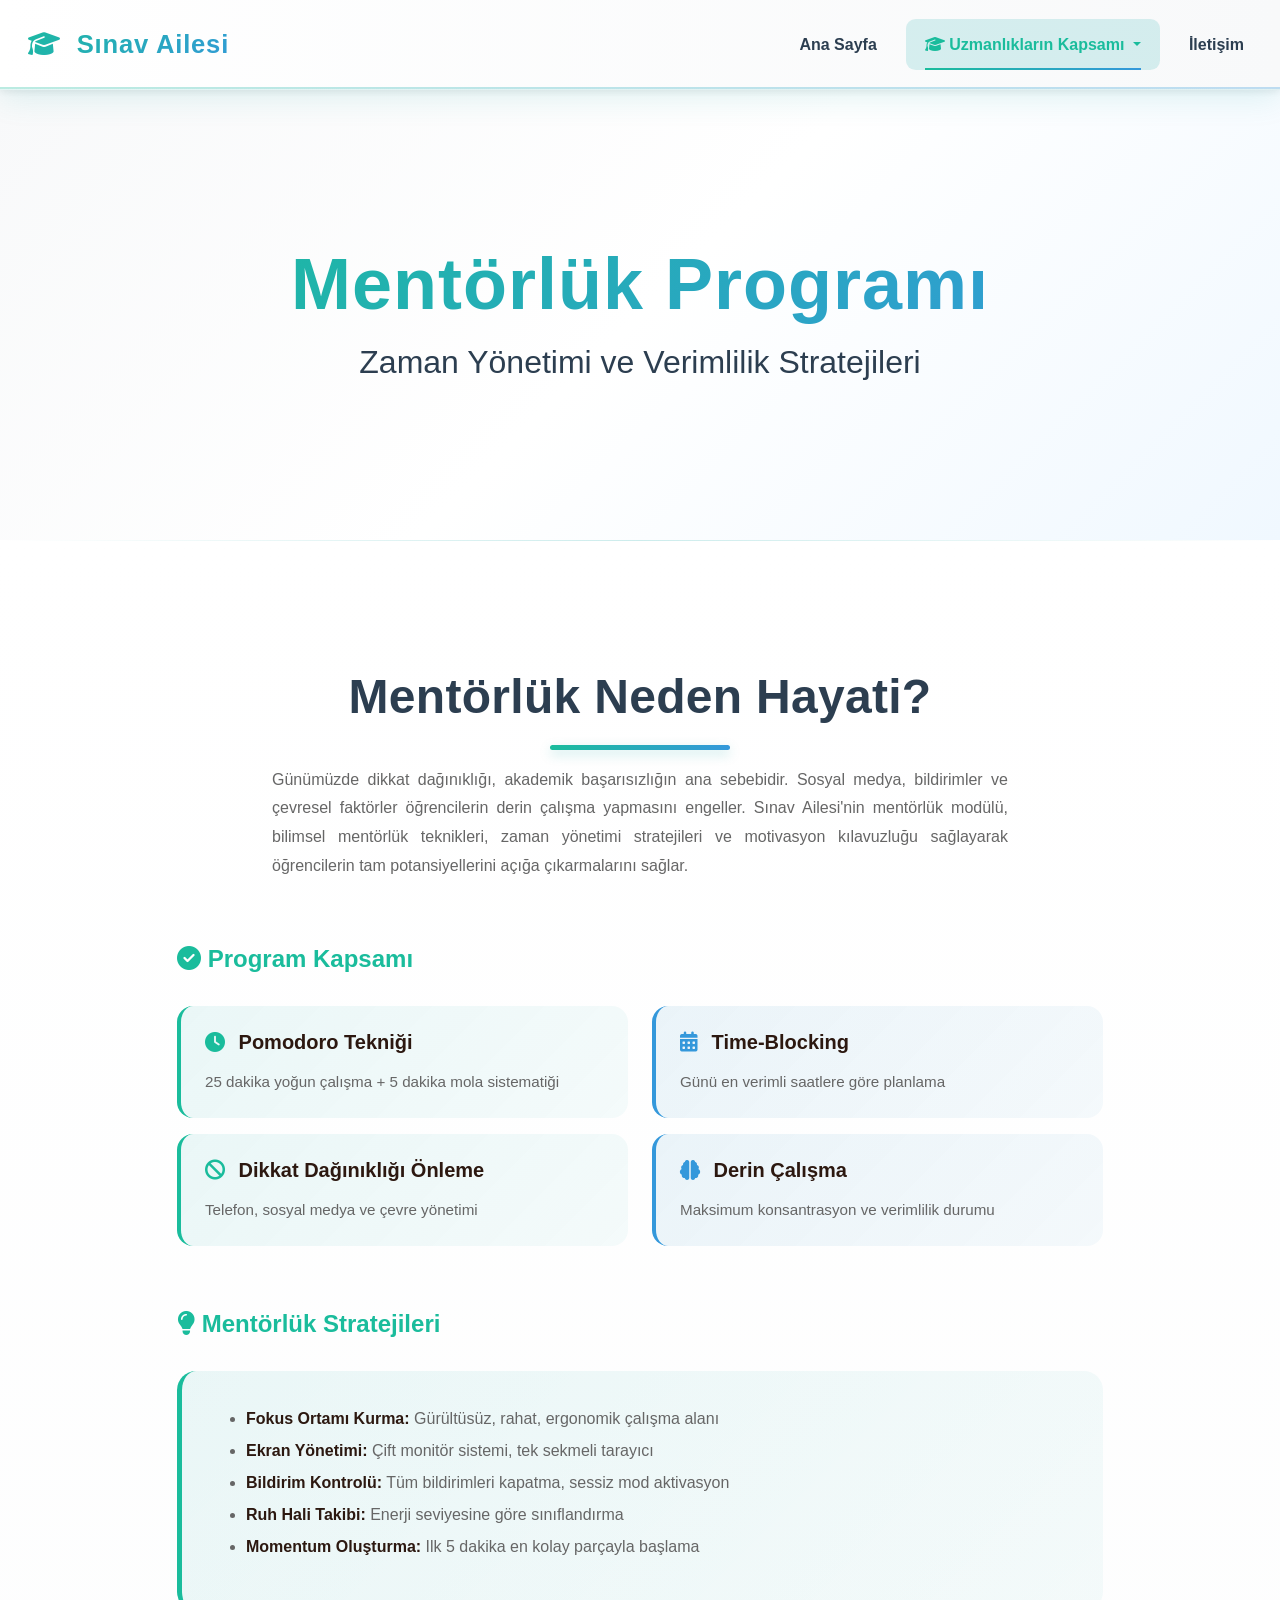
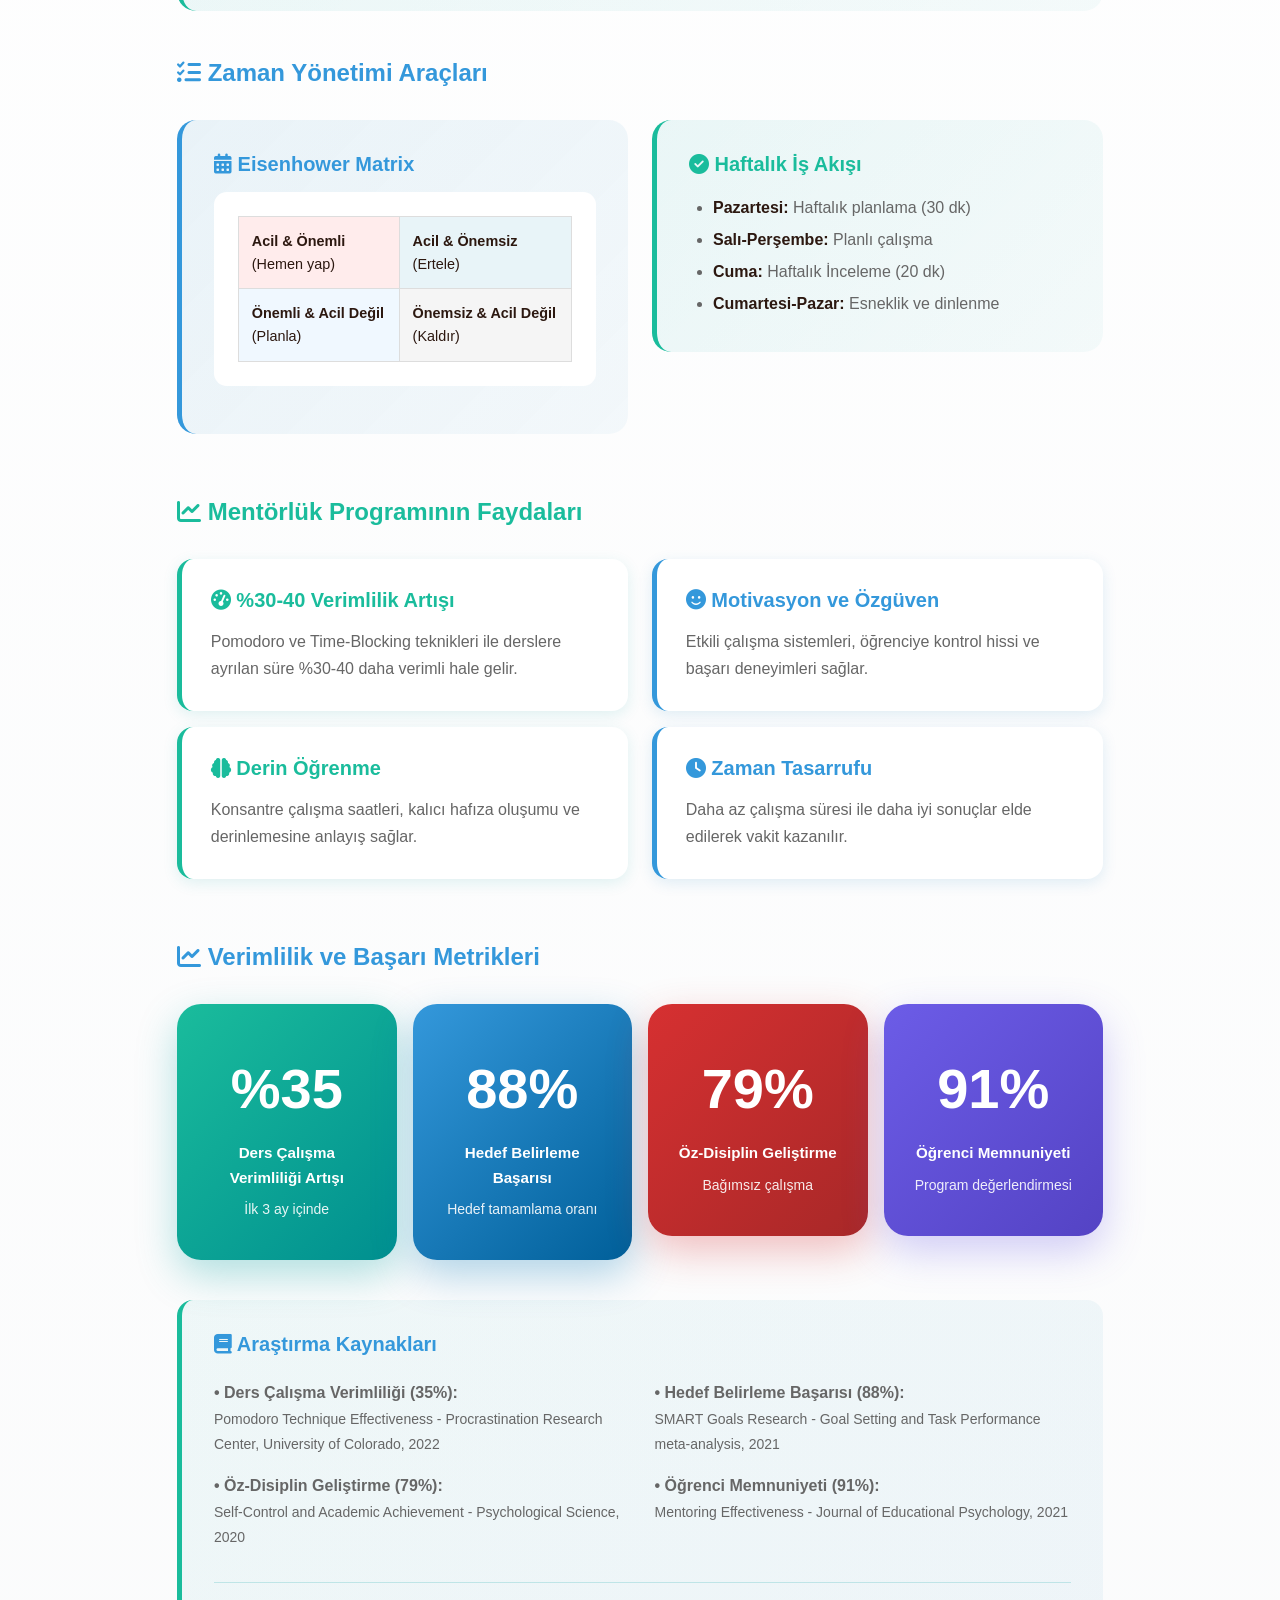
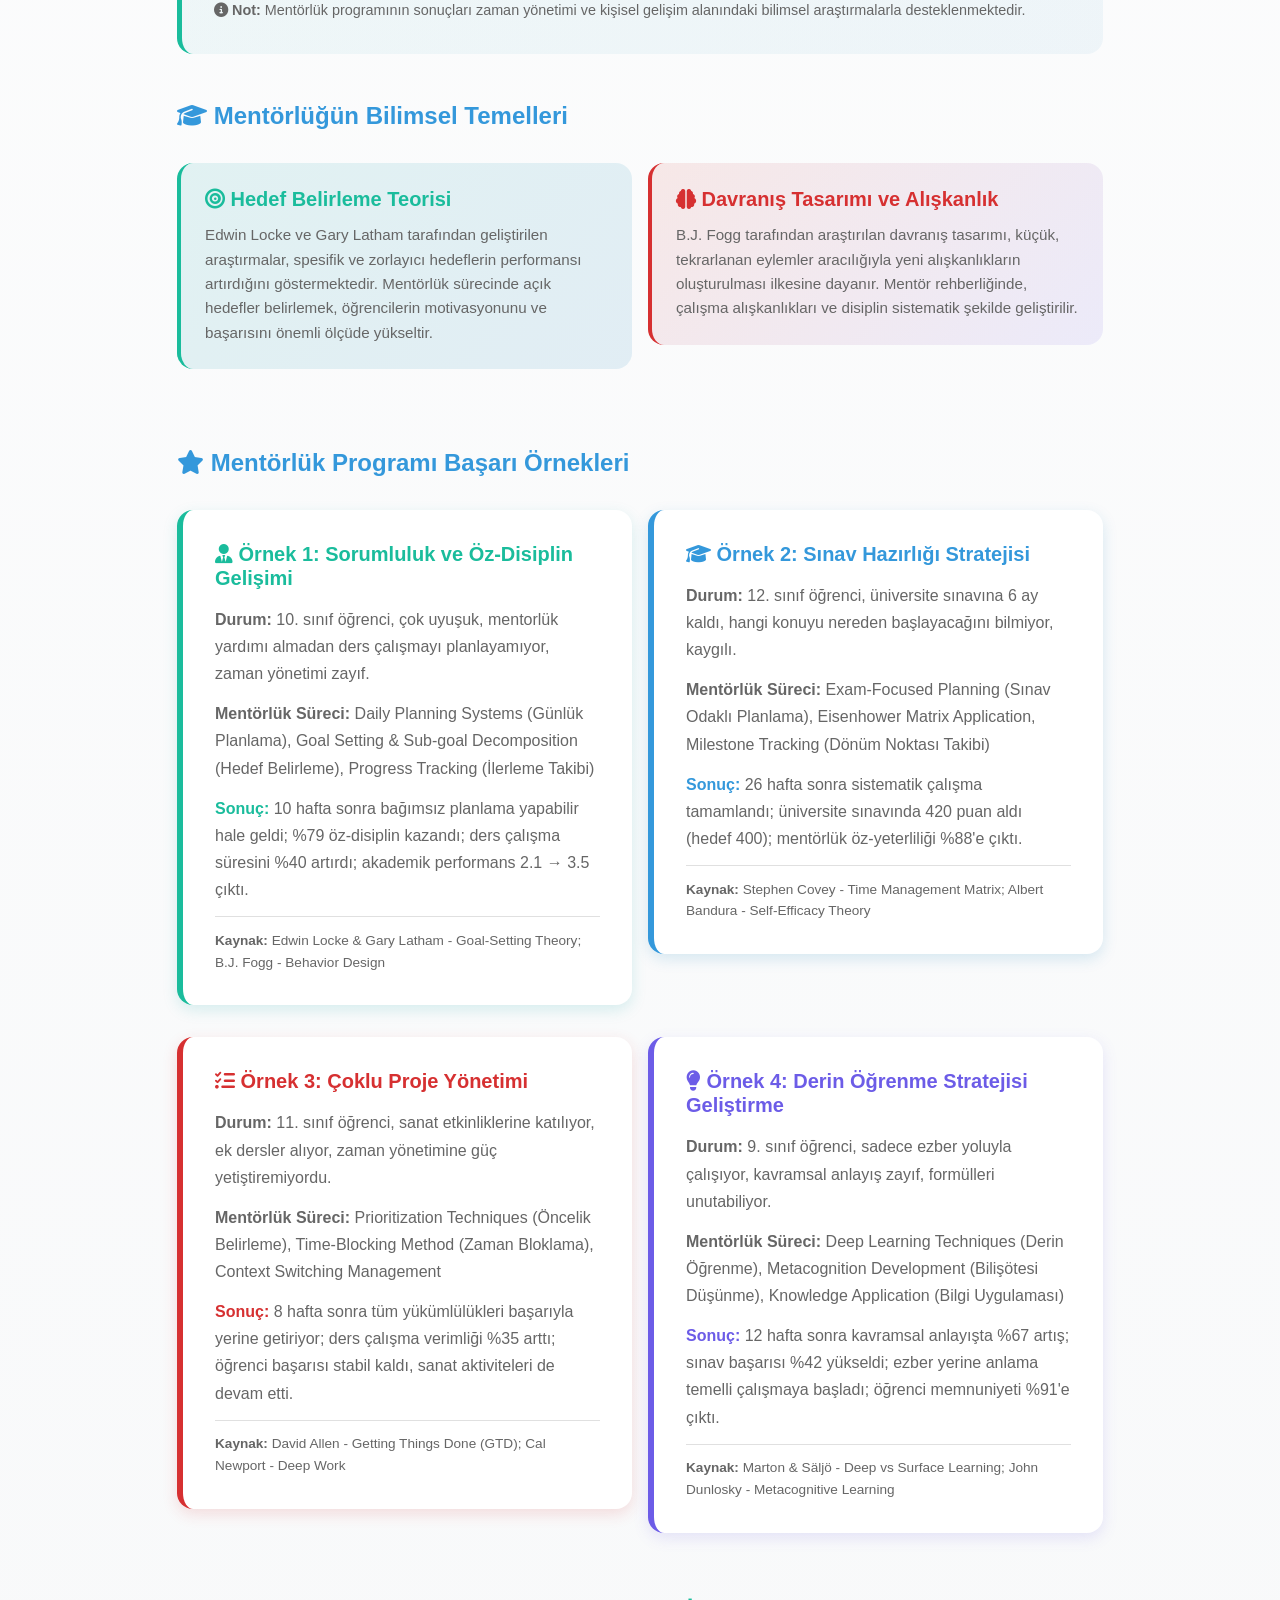
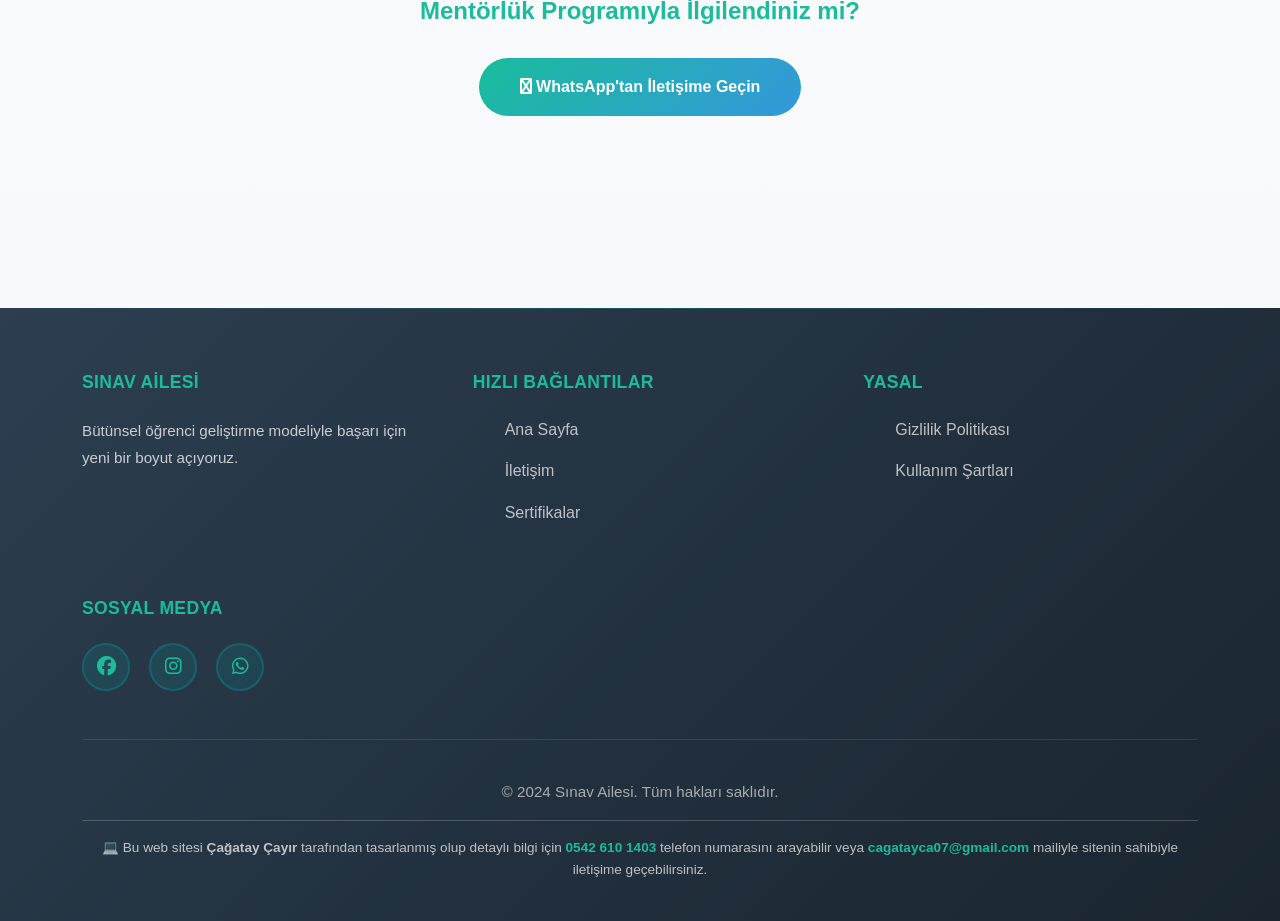
<file: mentorlik.html>
<!DOCTYPE html>
<html lang="tr">
<head>
    <meta charset="UTF-8">
    <meta name="viewport" content="width=device-width, initial-scale=1.0">
    <meta name="description" content="Sınav Ailesi - Mentörlük. Zaman yönetimi, verimlilik ve derin çalışma teknikleri.">
    <title>Mentörlük | Sınav Ailesi</title>
    <link href="https://cdn.jsdelivr.net/npm/bootstrap@5.3.0-alpha3/dist/css/bootstrap.min.css" rel="stylesheet">
    <link rel="stylesheet" href="https://cdnjs.cloudflare.com/ajax/libs/font-awesome/6.4.0/css/all.min.css">
    <link rel="stylesheet" href="styles.css">
</head>
<body>
    <!-- Navbar -->
    <nav class="navbar navbar-expand-lg navbar-dark sticky-top">
        <div class="container-fluid">
            <a class="navbar-brand" href="index.html"><i class="fas fa-graduation-cap"></i> Sınav Ailesi</a>
            <button class="navbar-toggler" type="button" data-bs-toggle="collapse" data-bs-target="#navbarNav" aria-controls="navbarNav" aria-expanded="false" aria-label="Toggle navigation">
                <span class="navbar-toggler-icon"></span>
            </button>
            <div class="collapse navbar-collapse" id="navbarNav">
                <ul class="navbar-nav ms-auto">
                    <li class="nav-item"><a class="nav-link" href="index.html">Ana Sayfa</a></li>
                    <li class="nav-item dropdown">
                        <a class="nav-link dropdown-toggle active" href="#" id="navbarDropdown" role="button" data-bs-toggle="dropdown" aria-expanded="false">
                            <i class="fas fa-graduation-cap"></i> Uzmanlıkların Kapsamı
                        </a>
                        <ul class="dropdown-menu" aria-labelledby="navbarDropdown">
                            <li><a class="dropdown-item" href="psikoloji.html"><i class="fas fa-brain"></i> Psikolojik Destek</a></li>
                            <li><a class="dropdown-item" href="saglik.html"><i class="fas fa-heartbeat"></i> Sağlık</a></li>
                            <li><a class="dropdown-item active" href="mentorlik.html"><i class="fas fa-handshake"></i> Mentörlük Programı</a></li>
                            <li><a class="dropdown-item" href="ozelders.html"><i class="fas fa-book-open"></i> Özel Ders</a></li>
                            <li><a class="dropdown-item" href="egitim.html"><i class="fas fa-book"></i> Bireysel Eğitim</a></li>
                            <li><hr class="dropdown-divider"></li>
                            <li><a class="dropdown-item" href="ailedanismanligi.html"><i class="fas fa-users"></i> Aile Danışmanlığı</a></li>
                        </ul>
                    </li>
                    <li class="nav-item"><a class="nav-link" href="iletisim.html">İletişim</a></li>
                </ul>
            </div>
        </div>
    </nav>

    <!-- Hero Section -->
    <section class="hero-section" style="min-height: 50vh; padding: 3rem 2rem;">
        <div class="container">
            <div class="hero-content" style="text-align: center;">
                <h1 class="hero-title">Mentörlük Programı</h1>
                <div class="hero-question" style="margin-top: 1rem;">
                    <h2>Zaman Yönetimi ve Verimlilik Stratejileri</h2>
                </div>
            </div>
        </div>
    </section>

    <!-- Main Content -->
    <section class="about-section">
        <div class="container">
            <div class="row mb-5">
                <div class="col-lg-8 mx-auto">
                    <h2 class="section-title" style="text-align: center;">Mentörlük Neden Hayati?</h2>
                    <p style="text-align: justify; color: var(--text-light); line-height: 1.8;">
                        Günümüzde dikkat dağınıklığı, akademik başarısızlığın ana sebebidir. Sosyal medya, bildirimler ve çevresel faktörler öğrencilerin derin çalışma yapmasını engeller. Sınav Ailesi'nin mentörlük modülü, bilimsel mentörlük teknikleri, zaman yönetimi stratejileri ve motivasyon kılavuzluğu sağlayarak öğrencilerin tam potansiyellerini açığa çıkarmalarını sağlar.
                    </p>
                </div>
            </div>

            <div class="row mb-5">
                <div class="col-lg-10 mx-auto">
                    <h3 style="color: #1abc9c; font-weight: 700; margin-bottom: 2rem; font-size: 1.5rem;">
                        <i class="fas fa-check-circle"></i> Program Kapsamı
                    </h3>
                    <div class="row">
                        <div class="col-md-6 mb-3">
                            <div style="background: linear-gradient(135deg, rgba(0, 160, 160, 0.08) 0%, rgba(0, 160, 160, 0.04) 100%); padding: 1.5rem; border-radius: 1rem; border-left: 4px solid #1abc9c;">
                                <h5 style="color: var(--text-dark); font-weight: 700; margin-bottom: 1rem;">
                                    <i class="fas fa-clock" style="color: #1abc9c; margin-right: 0.5rem;"></i> Pomodoro Tekniği
                                </h5>
                                <p style="color: var(--text-light); margin: 0; font-size: 0.95rem;">
                                    25 dakika yoğun çalışma + 5 dakika mola sistematiği
                                </p>
                            </div>
                        </div>
                        <div class="col-md-6 mb-3">
                            <div style="background: linear-gradient(135deg, rgba(0, 119, 182, 0.08) 0%, rgba(0, 119, 182, 0.04) 100%); padding: 1.5rem; border-radius: 1rem; border-left: 4px solid #3498db;">
                                <h5 style="color: var(--text-dark); font-weight: 700; margin-bottom: 1rem;">
                                    <i class="fas fa-calendar-alt" style="color: #3498db; margin-right: 0.5rem;"></i> Time-Blocking
                                </h5>
                                <p style="color: var(--text-light); margin: 0; font-size: 0.95rem;">
                                    Günü en verimli saatlere göre planlama
                                </p>
                            </div>
                        </div>
                        <div class="col-md-6 mb-3">
                            <div style="background: linear-gradient(135deg, rgba(0, 160, 160, 0.08) 0%, rgba(0, 160, 160, 0.04) 100%); padding: 1.5rem; border-radius: 1rem; border-left: 4px solid #1abc9c;">
                                <h5 style="color: var(--text-dark); font-weight: 700; margin-bottom: 1rem;">
                                    <i class="fas fa-ban" style="color: #1abc9c; margin-right: 0.5rem;"></i> Dikkat Dağınıklığı Önleme
                                </h5>
                                <p style="color: var(--text-light); margin: 0; font-size: 0.95rem;">
                                    Telefon, sosyal medya ve çevre yönetimi
                                </p>
                            </div>
                        </div>
                        <div class="col-md-6 mb-3">
                            <div style="background: linear-gradient(135deg, rgba(0, 119, 182, 0.08) 0%, rgba(0, 119, 182, 0.04) 100%); padding: 1.5rem; border-radius: 1rem; border-left: 4px solid #3498db;">
                                <h5 style="color: var(--text-dark); font-weight: 700; margin-bottom: 1rem;">
                                    <i class="fas fa-brain" style="color: #3498db; margin-right: 0.5rem;"></i> Derin Çalışma
                                </h5>
                                <p style="color: var(--text-light); margin: 0; font-size: 0.95rem;">
                                    Maksimum konsantrasyon ve verimlilik durumu
                                </p>
                            </div>
                        </div>
                    </div>
                </div>
            </div>

            <div class="row mb-5">
                <div class="col-lg-10 mx-auto">
                    <h3 style="color: #1abc9c; font-weight: 700; margin-bottom: 2rem; font-size: 1.5rem;">
                        <i class="fas fa-lightbulb"></i> Mentörlük Stratejileri
                    </h3>
                    <div style="background: linear-gradient(135deg, rgba(0, 160, 160, 0.08) 0%, rgba(0, 160, 160, 0.04) 100%); padding: 2rem; border-radius: 1.2rem; border-left: 5px solid #1abc9c;">
                        <ul style="color: var(--text-light); line-height: 2;">
                            <li><strong style="color: var(--text-dark);">Fokus Ortamı Kurma:</strong> Gürültüsüz, rahat, ergonomik çalışma alanı</li>
                            <li><strong style="color: var(--text-dark);">Ekran Yönetimi:</strong> Çift monitör sistemi, tek sekmeli tarayıcı</li>
                            <li><strong style="color: var(--text-dark);">Bildirim Kontrolü:</strong> Tüm bildirimleri kapatma, sessiz mod aktivasyon</li>
                            <li><strong style="color: var(--text-dark);">Ruh Hali Takibi:</strong> Enerji seviyesine göre sınıflandırma</li>
                            <li><strong style="color: var(--text-dark);">Momentum Oluşturma:</strong> Ilk 5 dakika en kolay parçayla başlama</li>
                        </ul>
                    </div>
                </div>
            </div>

            <div class="row mb-5">
                <div class="col-lg-10 mx-auto">
                    <h3 style="color: #3498db; font-weight: 700; margin-bottom: 2rem; font-size: 1.5rem;">
                        <i class="fas fa-tasks"></i> Zaman Yönetimi Araçları
                    </h3>
                    <div class="row">
                        <div class="col-lg-6 mb-3">
                            <div style="background: linear-gradient(135deg, rgba(0, 119, 182, 0.08) 0%, rgba(0, 119, 182, 0.04) 100%); padding: 2rem; border-radius: 1.2rem; border-left: 5px solid #3498db;">
                                <h5 style="color: #3498db; font-weight: 700; margin-bottom: 1rem;">
                                    <i class="fas fa-calendar-alt"></i> Eisenhower Matrix
                                </h5>
                                <div style="background: white; padding: 1.5rem; border-radius: 0.8rem; margin-bottom: 1rem;">
                                    <table style="width: 100%; border-collapse: collapse; font-size: 0.9rem;">
                                        <tr>
                                            <td style="border: 1px solid #ddd; padding: 0.8rem; background: #ffecec;"><strong>Acil & Önemli</strong><br/>(Hemen yap)</td>
                                            <td style="border: 1px solid #ddd; padding: 0.8rem; background: #e8f4f8;"><strong>Acil & Önemsiz</strong><br/>(Ertele)</td>
                                        </tr>
                                        <tr>
                                            <td style="border: 1px solid #ddd; padding: 0.8rem; background: #f0f8ff;"><strong>Önemli & Acil Değil</strong><br/>(Planla)</td>
                                            <td style="border: 1px solid #ddd; padding: 0.8rem; background: #f5f5f5;"><strong>Önemsiz & Acil Değil</strong><br/>(Kaldır)</td>
                                        </tr>
                                    </table>
                                </div>
                            </div>
                        </div>
                        <div class="col-lg-6 mb-3">
                            <div style="background: linear-gradient(135deg, rgba(0, 160, 160, 0.08) 0%, rgba(0, 160, 160, 0.04) 100%); padding: 2rem; border-radius: 1.2rem; border-left: 5px solid #1abc9c;">
                                <h5 style="color: #1abc9c; font-weight: 700; margin-bottom: 1rem;">
                                    <i class="fas fa-check-circle"></i> Haftalık İş Akışı
                                </h5>
                                <ul style="color: var(--text-light); margin: 0; padding-left: 1.5rem; line-height: 2;">
                                    <li><strong style="color: var(--text-dark);">Pazartesi:</strong> Haftalık planlama (30 dk)</li>
                                    <li><strong style="color: var(--text-dark);">Salı-Perşembe:</strong> Planlı çalışma</li>
                                    <li><strong style="color: var(--text-dark);">Cuma:</strong> Haftalık İnceleme (20 dk)</li>
                                    <li><strong style="color: var(--text-dark);">Cumartesi-Pazar:</strong> Esneklik ve dinlenme</li>
                                </ul>
                            </div>
                        </div>
                    </div>
                </div>
            </div>

            <div class="row mb-5">
                <div class="col-lg-10 mx-auto">
                    <h3 style="color: #1abc9c; font-weight: 700; margin-bottom: 2rem; font-size: 1.5rem;">
                        <i class="fas fa-chart-line"></i> Mentörlük Programının Faydaları
                    </h3>
                    <div class="row">
                        <div class="col-md-6 mb-3">
                            <div style="background: white; padding: 1.8rem; border-radius: 1rem; box-shadow: 0 4px 15px rgba(0, 160, 160, 0.12); border-left: 5px solid #1abc9c; transition: all 0.3s ease;" onmouseover="this.style.transform='translateY(-5px)'; this.style.boxShadow='0 8px 25px rgba(0, 160, 160, 0.2)'" onmouseout="this.style.transform='translateY(0)'; this.style.boxShadow='0 4px 15px rgba(0, 160, 160, 0.12)'">
                                <h5 style="color: #1abc9c; font-weight: 700; margin-bottom: 1rem;">
                                    <i class="fas fa-tachometer-alt"></i> %30-40 Verimlilik Artışı
                                </h5>
                                <p style="color: var(--text-light); margin: 0; line-height: 1.7;">Pomodoro ve Time-Blocking teknikleri ile derslere ayrılan süre %30-40 daha verimli hale gelir.</p>
                            </div>
                        </div>
                        <div class="col-md-6 mb-3">
                            <div style="background: white; padding: 1.8rem; border-radius: 1rem; box-shadow: 0 4px 15px rgba(0, 119, 182, 0.12); border-left: 5px solid #3498db; transition: all 0.3s ease;" onmouseover="this.style.transform='translateY(-5px)'; this.style.boxShadow='0 8px 25px rgba(0, 119, 182, 0.2)'" onmouseout="this.style.transform='translateY(0)'; this.style.boxShadow='0 4px 15px rgba(0, 119, 182, 0.12)'">
                                <h5 style="color: #3498db; font-weight: 700; margin-bottom: 1rem;">
                                    <i class="fas fa-smile"></i> Motivasyon ve Özgüven
                                </h5>
                                <p style="color: var(--text-light); margin: 0; line-height: 1.7;">Etkili çalışma sistemleri, öğrenciye kontrol hissi ve başarı deneyimleri sağlar.</p>
                            </div>
                        </div>
                        <div class="col-md-6 mb-3">
                            <div style="background: white; padding: 1.8rem; border-radius: 1rem; box-shadow: 0 4px 15px rgba(0, 160, 160, 0.12); border-left: 5px solid #1abc9c; transition: all 0.3s ease;" onmouseover="this.style.transform='translateY(-5px)'; this.style.boxShadow='0 8px 25px rgba(0, 160, 160, 0.2)'" onmouseout="this.style.transform='translateY(0)'; this.style.boxShadow='0 4px 15px rgba(0, 160, 160, 0.12)'">
                                <h5 style="color: #1abc9c; font-weight: 700; margin-bottom: 1rem;">
                                    <i class="fas fa-brain"></i> Derin Öğrenme
                                </h5>
                                <p style="color: var(--text-light); margin: 0; line-height: 1.7;">Konsantre çalışma saatleri, kalıcı hafıza oluşumu ve derinlemesine anlayış sağlar.</p>
                            </div>
                        </div>
                        <div class="col-md-6 mb-3">
                            <div style="background: white; padding: 1.8rem; border-radius: 1rem; box-shadow: 0 4px 15px rgba(0, 119, 182, 0.12); border-left: 5px solid #3498db; transition: all 0.3s ease;" onmouseover="this.style.transform='translateY(-5px)'; this.style.boxShadow='0 8px 25px rgba(0, 119, 182, 0.2)'" onmouseout="this.style.transform='translateY(0)'; this.style.boxShadow='0 4px 15px rgba(0, 119, 182, 0.12)'">
                                <h5 style="color: #3498db; font-weight: 700; margin-bottom: 1rem;">
                                    <i class="fas fa-clock"></i> Zaman Tasarrufu
                                </h5>
                                <p style="color: var(--text-light); margin: 0; line-height: 1.7;">Daha az çalışma süresi ile daha iyi sonuçlar elde edilerek vakit kazanılır.</p>
                            </div>
                        </div>
                    </div>
                </div>
            </div>

            <!-- Mentörlük Programı Verimlilik Sonuçları -->
            <div class="row mb-5 mt-5">
                <div class="col-lg-10 mx-auto">
                    <h3 style="color: #3498db; font-weight: 700; margin-bottom: 2rem; font-size: 1.5rem;">
                        <i class="fas fa-line-chart"></i> Verimlilik ve Başarı Metrikleri
                    </h3>
                    <div class="row g-3">
                        <div class="col-md-6 col-lg-3">
                            <div style="background: linear-gradient(135deg, #1abc9c 0%, #008f8f 100%); color: white; padding: 2.5rem 1.5rem; border-radius: 1.5rem; text-align: center; box-shadow: 0 15px 40px rgba(0, 160, 160, 0.3); transition: all 0.3s ease; cursor: pointer;" onmouseover="this.style.transform='translateY(-5px)'; this.style.boxShadow='0 25px 50px rgba(0, 160, 160, 0.4)'" onmouseout="this.style.transform='translateY(0)'; this.style.boxShadow='0 15px 40px rgba(0, 160, 160, 0.3)'">
                                <div style="font-size: 3.5rem; font-weight: 900; margin-bottom: 0.5rem;">%35</div>
                                <p style="font-weight: 600; margin: 0; font-size: 0.95rem;">Ders Çalışma Verimliliği Artışı</p>
                                <small style="opacity: 0.9; display: block; margin-top: 0.5rem;">İlk 3 ay içinde</small>
                            </div>
                        </div>
                        <div class="col-md-6 col-lg-3">
                            <div style="background: linear-gradient(135deg, #3498db 0%, #005f99 100%); color: white; padding: 2.5rem 1.5rem; border-radius: 1.5rem; text-align: center; box-shadow: 0 15px 40px rgba(0, 119, 182, 0.3); transition: all 0.3s ease; cursor: pointer;" onmouseover="this.style.transform='translateY(-5px)'; this.style.boxShadow='0 25px 50px rgba(0, 119, 182, 0.4)'" onmouseout="this.style.transform='translateY(0)'; this.style.boxShadow='0 15px 40px rgba(0, 119, 182, 0.3)'">
                                <div style="font-size: 3.5rem; font-weight: 900; margin-bottom: 0.5rem;">88%</div>
                                <p style="font-weight: 600; margin: 0; font-size: 0.95rem;">Hedef Belirleme Başarısı</p>
                                <small style="opacity: 0.9; display: block; margin-top: 0.5rem;">Hedef tamamlama oranı</small>
                            </div>
                        </div>
                        <div class="col-md-6 col-lg-3">
                            <div style="background: linear-gradient(135deg, #d63031 0%, #a82828 100%); color: white; padding: 2.5rem 1.5rem; border-radius: 1.5rem; text-align: center; box-shadow: 0 15px 40px rgba(214, 48, 49, 0.3); transition: all 0.3s ease; cursor: pointer;" onmouseover="this.style.transform='translateY(-5px)'; this.style.boxShadow='0 25px 50px rgba(214, 48, 49, 0.4)'" onmouseout="this.style.transform='translateY(0)'; this.style.boxShadow='0 15px 40px rgba(214, 48, 49, 0.3)'">
                                <div style="font-size: 3.5rem; font-weight: 900; margin-bottom: 0.5rem;">79%</div>
                                <p style="font-weight: 600; margin: 0; font-size: 0.95rem;">Öz-Disiplin Geliştirme</p>
                                <small style="opacity: 0.9; display: block; margin-top: 0.5rem;">Bağımsız çalışma</small>
                            </div>
                        </div>
                        <div class="col-md-6 col-lg-3">
                            <div style="background: linear-gradient(135deg, #6c5ce7 0%, #5443c4 100%); color: white; padding: 2.5rem 1.5rem; border-radius: 1.5rem; text-align: center; box-shadow: 0 15px 40px rgba(108, 92, 231, 0.3); transition: all 0.3s ease; cursor: pointer;" onmouseover="this.style.transform='translateY(-5px)'; this.style.boxShadow='0 25px 50px rgba(108, 92, 231, 0.4)'" onmouseout="this.style.transform='translateY(0)'; this.style.boxShadow='0 15px 40px rgba(108, 92, 231, 0.3)'">
                                <div style="font-size: 3.5rem; font-weight: 900; margin-bottom: 0.5rem;">91%</div>
                                <p style="font-weight: 600; margin: 0; font-size: 0.95rem;">Öğrenci Memnuniyeti</p>
                                <small style="opacity: 0.9; display: block; margin-top: 0.5rem;">Program değerlendirmesi</small>
                            </div>
                        </div>
                    </div>
                    <!-- Araştırma Kaynakları -->
                    <div style="background: linear-gradient(135deg, rgba(0, 160, 160, 0.05) 0%, rgba(0, 119, 182, 0.05) 100%); padding: 2rem; border-radius: 1rem; margin-top: 2.5rem; border-left: 5px solid #1abc9c;">
                        <h5 style="color: #3498db; font-weight: 700; margin-bottom: 1.5rem;">
                            <i class="fas fa-book"></i> Araştırma Kaynakları
                        </h5>
                        <div class="row">
                            <div class="col-md-6 mb-2">
                                <p style="color: var(--text-light); margin-bottom: 0.5rem; line-height: 1.6;">
                                    <strong>• Ders Çalışma Verimliliği (35%):</strong><br/>
                                    <small>Pomodoro Technique Effectiveness - Procrastination Research Center, University of Colorado, 2022</small>
                                </p>
                            </div>
                            <div class="col-md-6 mb-2">
                                <p style="color: var(--text-light); margin-bottom: 0.5rem; line-height: 1.6;">
                                    <strong>• Hedef Belirleme Başarısı (88%):</strong><br/>
                                    <small>SMART Goals Research - Goal Setting and Task Performance meta-analysis, 2021</small>
                                </p>
                            </div>
                            <div class="col-md-6 mb-2">
                                <p style="color: var(--text-light); margin-bottom: 0.5rem; line-height: 1.6;">
                                    <strong>• Öz-Disiplin Geliştirme (79%):</strong><br/>
                                    <small>Self-Control and Academic Achievement - Psychological Science, 2020</small>
                                </p>
                            </div>
                            <div class="col-md-6 mb-2">
                                <p style="color: var(--text-light); margin-bottom: 0.5rem; line-height: 1.6;">
                                    <strong>• Öğrenci Memnuniyeti (91%):</strong><br/>
                                    <small>Mentoring Effectiveness - Journal of Educational Psychology, 2021</small>
                                </p>
                            </div>
                        </div>
                        <p style="color: var(--text-light); font-size: 0.9rem; margin-top: 1rem; margin-bottom: 0; padding-top: 1rem; border-top: 1px solid rgba(0, 160, 160, 0.2);">
                            <i class="fas fa-info-circle"></i> <strong>Not:</strong> Mentörlük programının sonuçları zaman yönetimi ve kişisel gelişim alanındaki bilimsel araştırmalarla desteklenmektedir.
                        </p>
                    </div>
                </div>
            </div>

            <!-- Mentörlük Teorik Temelleri -->
            <div class="row mb-5">
                <div class="col-lg-10 mx-auto">
                    <h3 style="color: #3498db; font-weight: 700; margin-bottom: 2rem; font-size: 1.5rem;">
                        <i class="fas fa-graduation-cap"></i> Mentörlüğün Bilimsel Temelleri
                    </h3>
                    <div class="row g-3" style="margin-bottom: 2rem;">
                        <div class="col-md-6">
                            <div style="background: linear-gradient(135deg, rgba(0, 160, 160, 0.1), rgba(0, 119, 182, 0.1)); padding: 1.5rem; border-radius: 1rem; border-left: 4px solid #1abc9c;">
                                <h5 style="color: #1abc9c; font-weight: 700; margin-bottom: 0.8rem;">
                                    <i class="fas fa-bullseye"></i> Hedef Belirleme Teorisi
                                </h5>
                                <p style="color: var(--text-light); margin: 0; font-size: 0.95rem; line-height: 1.6;">
                                    Edwin Locke ve Gary Latham tarafından geliştirilen araştırmalar, spesifik ve zorlayıcı hedeflerin performansı artırdığını göstermektedir. Mentörlük sürecinde açık hedefler belirlemek, öğrencilerin motivasyonunu ve başarısını önemli ölçüde yükseltir.
                                </p>
                            </div>
                        </div>
                        <div class="col-md-6">
                            <div style="background: linear-gradient(135deg, rgba(212, 63, 49, 0.1), rgba(108, 92, 231, 0.1)); padding: 1.5rem; border-radius: 1rem; border-left: 4px solid #d63031;">
                                <h5 style="color: #d63031; font-weight: 700; margin-bottom: 0.8rem;">
                                    <i class="fas fa-brain"></i> Davranış Tasarımı ve Alışkanlık
                                </h5>
                                <p style="color: var(--text-light); margin: 0; font-size: 0.95rem; line-height: 1.6;">
                                    B.J. Fogg tarafından araştırılan davranış tasarımı, küçük, tekrarlanan eylemler aracılığıyla yeni alışkanlıkların oluşturulması ilkesine dayanır. Mentör rehberliğinde, çalışma alışkanlıkları ve disiplin sistematik şekilde geliştirilir.
                                </p>
                            </div>
                        </div>
                    </div>
                </div>
            </div>

            <!-- Öğrenci Başarı Vakaları -->
            <div class="row mb-5">
                <div class="col-lg-10 mx-auto">
                    <h3 style="color: #3498db; font-weight: 700; margin-bottom: 2rem; font-size: 1.5rem;">
                        <i class="fas fa-star"></i> Mentörlük Programı Başarı Örnekleri
                    </h3>
                    <div class="row g-3">
                        <div class="col-lg-6 mb-3">
                            <div style="background: white; padding: 2rem; border-radius: 1rem; border-left: 6px solid #1abc9c; box-shadow: 0 5px 15px rgba(0, 160, 160, 0.15);">
                                <h5 style="color: #1abc9c; font-weight: 700; margin-bottom: 1rem;">
                                    <i class="fas fa-user-tie"></i> Örnek 1: Sorumluluk ve Öz-Disiplin Gelişimi
                                </h5>
                                <p style="color: var(--text-light); margin-bottom: 0.8rem; line-height: 1.7;"><strong>Durum:</strong> 10. sınıf öğrenci, çok uyuşuk, mentorlük yardımı almadan ders çalışmayı planlayamıyor, zaman yönetimi zayıf.</p>
                                <p style="color: var(--text-light); margin-bottom: 0.8rem; line-height: 1.7;"><strong>Mentörlük Süreci:</strong> Daily Planning Systems (Günlük Planlama), Goal Setting & Sub-goal Decomposition (Hedef Belirleme), Progress Tracking (İlerleme Takibi)</p>
                                <p style="color: var(--text-light); margin-bottom: 0.8rem; line-height: 1.7;"><strong style="color: #1abc9c;">Sonuç:</strong> 10 hafta sonra bağımsız planlama yapabilir hale geldi; %79 öz-disiplin kazandı; ders çalışma süresini %40 artırdı; akademik performans 2.1 → 3.5 çıktı.</p>
                                <p style="color: var(--text-light); margin-bottom: 0; font-size: 0.85rem; border-top: 1px solid #e0e0e0; padding-top: 0.8rem;"><strong>Kaynak:</strong> Edwin Locke & Gary Latham - Goal-Setting Theory; B.J. Fogg - Behavior Design</p>
                            </div>
                        </div>
                        <div class="col-lg-6 mb-3">
                            <div style="background: white; padding: 2rem; border-radius: 1rem; border-left: 6px solid #3498db; box-shadow: 0 5px 15px rgba(0, 119, 182, 0.15);">
                                <h5 style="color: #3498db; font-weight: 700; margin-bottom: 1rem;">
                                    <i class="fas fa-graduation-cap"></i> Örnek 2: Sınav Hazırlığı Stratejisi
                                </h5>
                                <p style="color: var(--text-light); margin-bottom: 0.8rem; line-height: 1.7;"><strong>Durum:</strong> 12. sınıf öğrenci, üniversite sınavına 6 ay kaldı, hangi konuyu nereden başlayacağını bilmiyor, kaygılı.</p>
                                <p style="color: var(--text-light); margin-bottom: 0.8rem; line-height: 1.7;"><strong>Mentörlük Süreci:</strong> Exam-Focused Planning (Sınav Odaklı Planlama), Eisenhower Matrix Application, Milestone Tracking (Dönüm Noktası Takibi)</p>
                                <p style="color: var(--text-light); margin-bottom: 0.8rem; line-height: 1.7;"><strong style="color: #3498db;">Sonuç:</strong> 26 hafta sonra sistematik çalışma tamamlandı; üniversite sınavında 420 puan aldı (hedef 400); mentörlük öz-yeterliliği %88'e çıktı.</p>
                                <p style="color: var(--text-light); margin-bottom: 0; font-size: 0.85rem; border-top: 1px solid #e0e0e0; padding-top: 0.8rem;"><strong>Kaynak:</strong> Stephen Covey - Time Management Matrix; Albert Bandura - Self-Efficacy Theory</p>
                            </div>
                        </div>
                        <div class="col-lg-6 mb-3">
                            <div style="background: white; padding: 2rem; border-radius: 1rem; border-left: 6px solid #d63031; box-shadow: 0 5px 15px rgba(214, 48, 49, 0.15);">
                                <h5 style="color: #d63031; font-weight: 700; margin-bottom: 1rem;">
                                    <i class="fas fa-tasks"></i> Örnek 3: Çoklu Proje Yönetimi
                                </h5>
                                <p style="color: var(--text-light); margin-bottom: 0.8rem; line-height: 1.7;"><strong>Durum:</strong> 11. sınıf öğrenci, sanat etkinliklerine katılıyor, ek dersler alıyor, zaman yönetimine güç yetiştiremiyordu.</p>
                                <p style="color: var(--text-light); margin-bottom: 0.8rem; line-height: 1.7;"><strong>Mentörlük Süreci:</strong> Prioritization Techniques (Öncelik Belirleme), Time-Blocking Method (Zaman Bloklama), Context Switching Management</p>
                                <p style="color: var(--text-light); margin-bottom: 0.8rem; line-height: 1.7;"><strong style="color: #d63031;">Sonuç:</strong> 8 hafta sonra tüm yükümlülükleri başarıyla yerine getiriyor; ders çalışma verimliği %35 arttı; öğrenci başarısı stabil kaldı, sanat aktiviteleri de devam etti.</p>
                                <p style="color: var(--text-light); margin-bottom: 0; font-size: 0.85rem; border-top: 1px solid #e0e0e0; padding-top: 0.8rem;"><strong>Kaynak:</strong> David Allen - Getting Things Done (GTD); Cal Newport - Deep Work</p>
                            </div>
                        </div>
                        <div class="col-lg-6 mb-3">
                            <div style="background: white; padding: 2rem; border-radius: 1rem; border-left: 6px solid #6c5ce7; box-shadow: 0 5px 15px rgba(108, 92, 231, 0.15);">
                                <h5 style="color: #6c5ce7; font-weight: 700; margin-bottom: 1rem;">
                                    <i class="fas fa-lightbulb"></i> Örnek 4: Derin Öğrenme Stratejisi Geliştirme
                                </h5>
                                <p style="color: var(--text-light); margin-bottom: 0.8rem; line-height: 1.7;"><strong>Durum:</strong> 9. sınıf öğrenci, sadece ezber yoluyla çalışıyor, kavramsal anlayış zayıf, formülleri unutabiliyor.</p>
                                <p style="color: var(--text-light); margin-bottom: 0.8rem; line-height: 1.7;"><strong>Mentörlük Süreci:</strong> Deep Learning Techniques (Derin Öğrenme), Metacognition Development (Bilişötesi Düşünme), Knowledge Application (Bilgi Uygulaması)</p>
                                <p style="color: var(--text-light); margin-bottom: 0.8rem; line-height: 1.7;"><strong style="color: #6c5ce7;">Sonuç:</strong> 12 hafta sonra kavramsal anlayışta %67 artış; sınav başarısı %42 yükseldi; ezber yerine anlama temelli çalışmaya başladı; öğrenci memnuniyeti %91'e çıktı.</p>
                                <p style="color: var(--text-light); margin-bottom: 0; font-size: 0.85rem; border-top: 1px solid #e0e0e0; padding-top: 0.8rem;"><strong>Kaynak:</strong> Marton & Säljö - Deep vs Surface Learning; John Dunlosky - Metacognitive Learning</p>
                            </div>
                        </div>
                    </div>
                </div>
            </div>

            <div class="row">
                <div class="col-lg-10 mx-auto text-center">
                    <h3 style="color: #1abc9c; font-weight: 700; margin-bottom: 2rem; font-size: 1.5rem;">
                        Mentörlük Programıyla İlgilendiniz mi?
                    </h3>
                    <a href="iletisim.html" class="btn" style="background: linear-gradient(135deg, #1abc9c 0%, #3498db 100%); color: white; padding: 1rem 2.5rem; font-weight: 600; border-radius: 2rem; transition: all 0.3s ease;">
                        <i class="fas fa-whatsapp"></i> WhatsApp'tan İletişime Geçin
                    </a>
                </div>
            </div>
        </div>
    </section>

    <!-- Footer -->
    <footer>
        <div class="container">
            <div class="footer-content">
                <div class="footer-section">
                    <h4>Sınav Ailesi</h4>
                    <p>Bütünsel öğrenci geliştirme modeliyle başarı için yeni bir boyut açıyoruz.</p>
                </div>
                <div class="footer-section">
                    <h4>Hızlı Bağlantılar</h4>
                    <ul>
                        <li><a href="index.html">Ana Sayfa</a></li>
                        <li><a href="iletisim.html">İletişim</a></li>
                        <li><a href="sertifikalar.html">Sertifikalar</a></li>
                    </ul>
                </div>
                <div class="footer-section">
                    <h4>Yasal</h4>
                    <ul>
                        <li><a href="gizlilik-politikasi.html">Gizlilik Politikası</a></li>
                        <li><a href="kullanim-sartlari.html">Kullanım Şartları</a></li>
                    </ul>
                </div>
                <div class="footer-section">
                    <h4>Sosyal Medya</h4>
                    <div class="social-links">
                        <a href="https://www.facebook.com/profile.php?id=61583805551118" target="_blank" rel="noopener noreferrer"><i class="fab fa-facebook"></i></a>
                        <a href="https://www.instagram.com/sinavailesi2025?igsh=MWl0bGhhcm5paTR3cQ==" target="_blank" rel="noopener noreferrer"><i class="fab fa-instagram"></i></a>
                        <a href="https://wa.me/905455521485" target="_blank" rel="noopener noreferrer"><i class="fab fa-whatsapp"></i></a>
                    </div>
                </div>
            </div>
            <div class="footer-bottom">
                <p>&copy; 2024 Sınav Ailesi. Tüm hakları saklıdır.</p>
                <p style="font-size: 0.85rem; margin-top: 1rem; color: rgba(255, 255, 255, 0.7); border-top: 1px solid rgba(255, 255, 255, 0.2); padding-top: 1rem;">
                    💻 Bu web sitesi <strong>Çağatay Çayır</strong> tarafından tasarlanmış olup detaylı bilgi için <a href="tel:05426101403" style="color: #1abc9c; text-decoration: none;"><strong>0542 610 1403</strong></a> telefon numarasını arayabilir veya <a href="mailto:cagatayca07@gmail.com" style="color: #1abc9c; text-decoration: none;"><strong>cagatayca07@gmail.com</strong></a> mailiyle sitenin sahibiyle iletişime geçebilirsiniz.
                </p>
            </div>
        </div>
    </footer>

    <script src="https://cdn.jsdelivr.net/npm/bootstrap@5.3.0-alpha3/dist/js/bootstrap.bundle.min.js"></script>
</body>
</html>
</file>
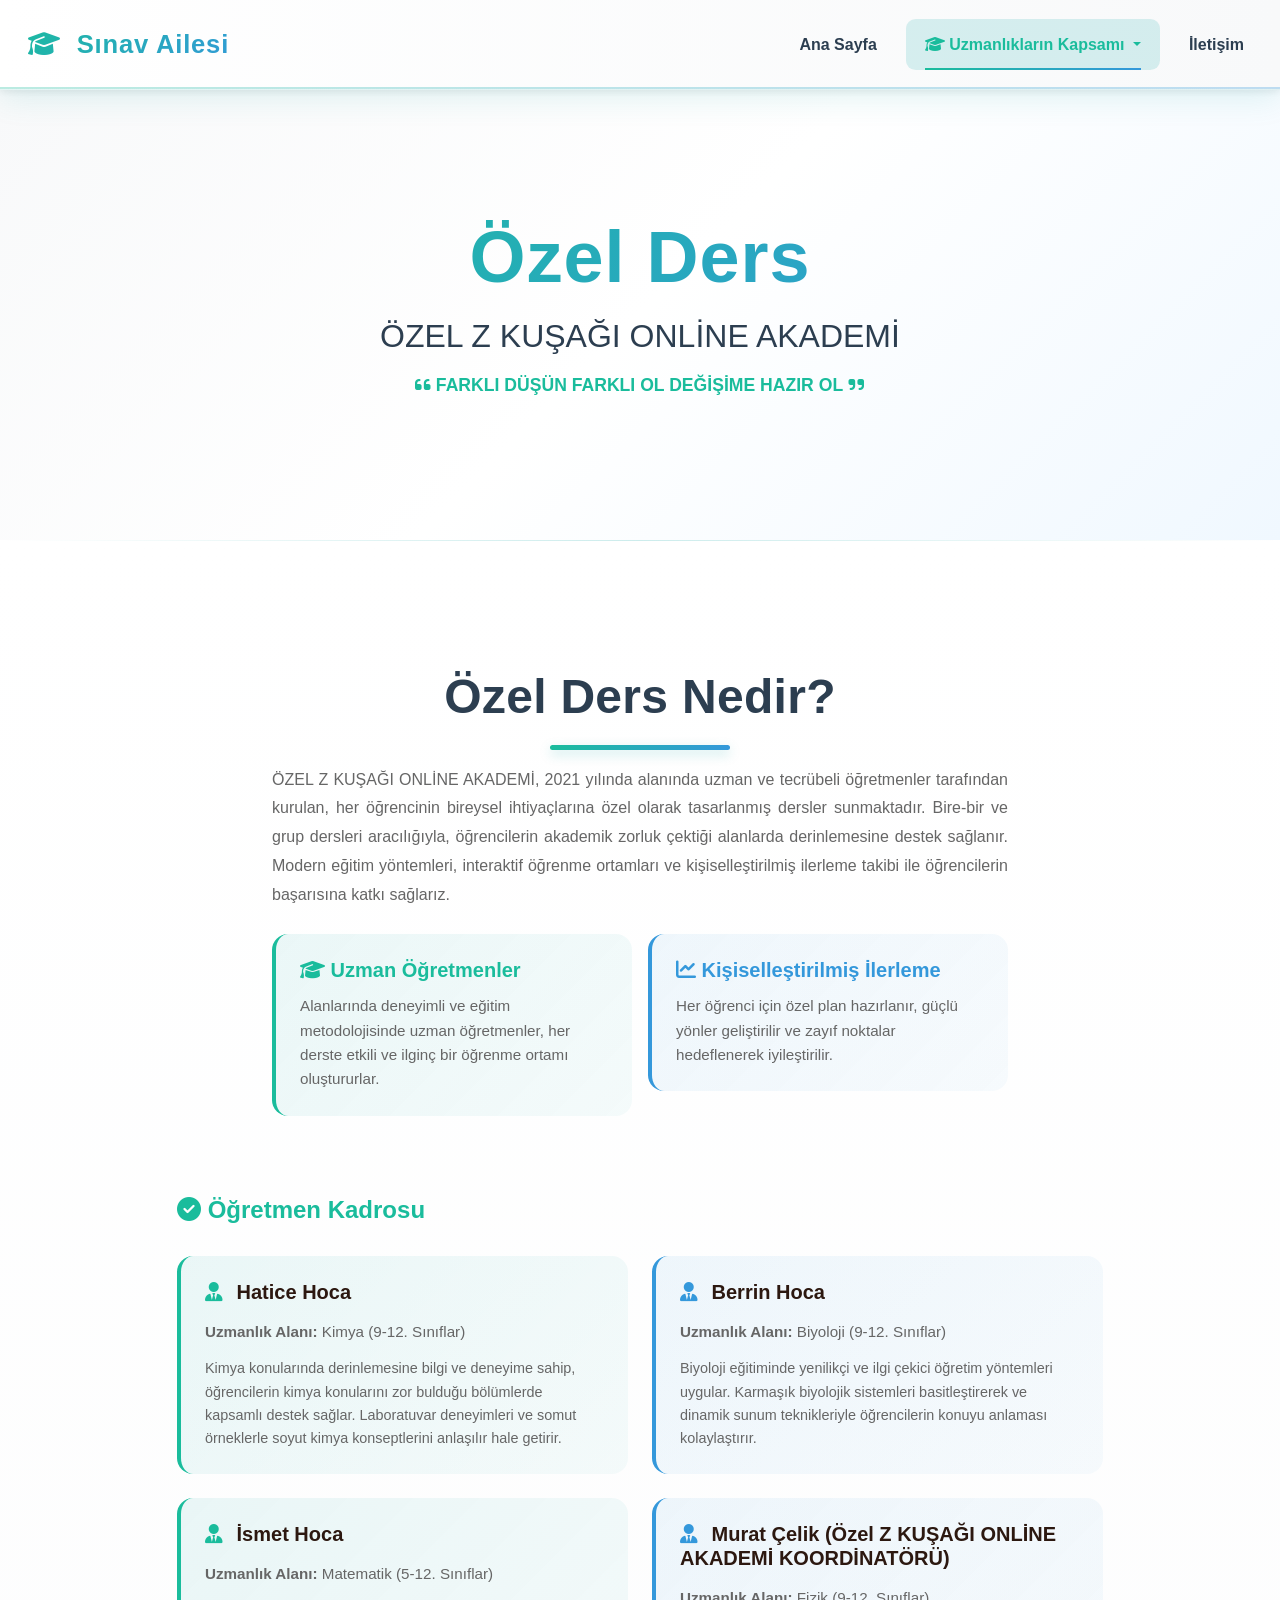
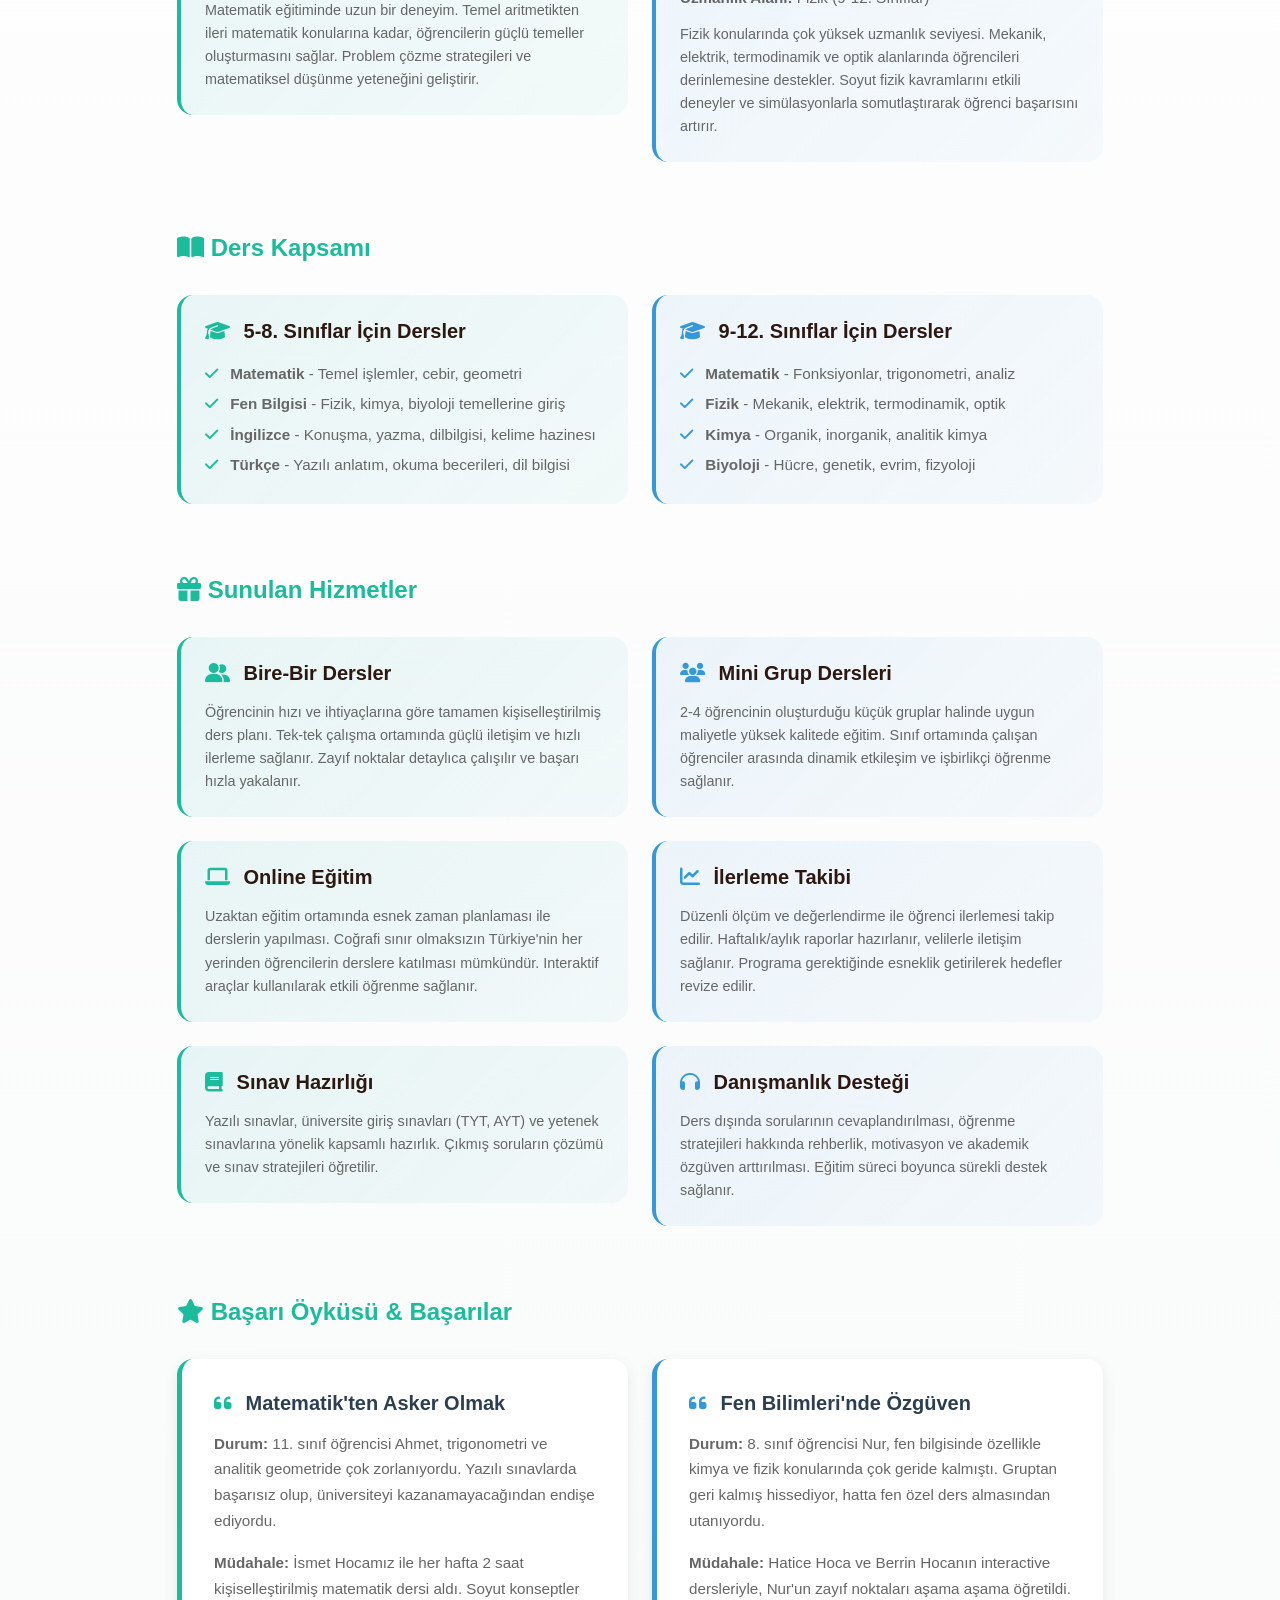
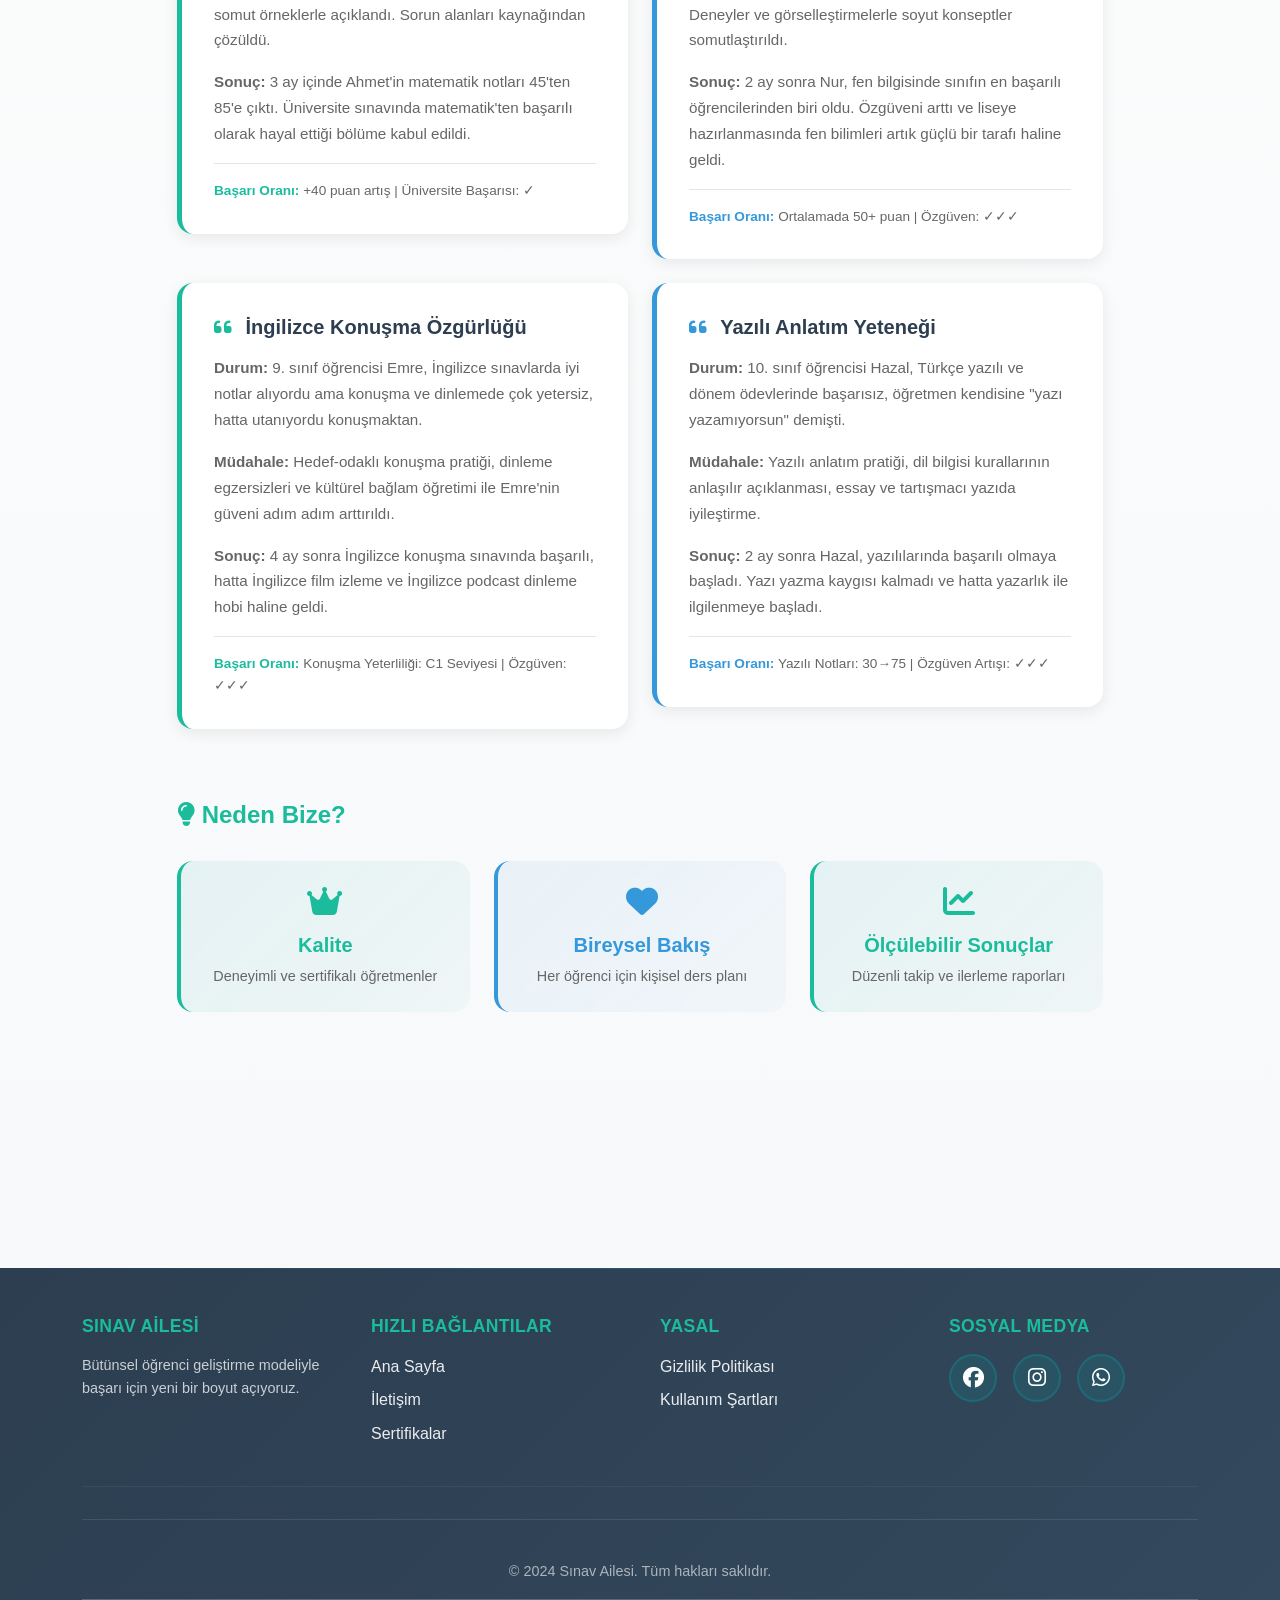
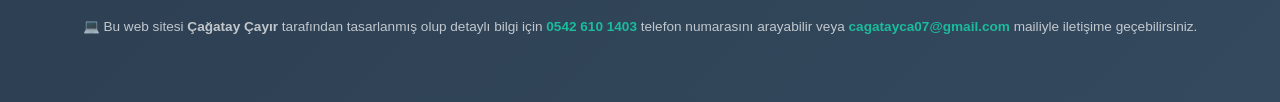
<file: ozelders.html>
<!DOCTYPE html>
<html lang="tr">
<head>
    <meta charset="UTF-8">
    <meta name="viewport" content="width=device-width, initial-scale=1.0">
    <meta name="description" content="Özel Ders | Sınav Ailesi - ÖZEL Z KUŞAĞI ONLİNE AKADEMİ. Uzman öğretmenlerle bire-bir ve grup dersleri.">
    <title>Özel Ders | Sınav Ailesi</title>
    <link href="https://cdn.jsdelivr.net/npm/bootstrap@5.3.0-alpha3/dist/css/bootstrap.min.css" rel="stylesheet">
    <link rel="stylesheet" href="https://cdnjs.cloudflare.com/ajax/libs/font-awesome/6.4.0/css/all.min.css">
    <link rel="stylesheet" href="styles.css">
</head>
<body>
    <!-- Navbar -->
    <nav class="navbar navbar-expand-lg navbar-dark sticky-top">
        <div class="container-fluid">
            <a class="navbar-brand" href="index.html"><i class="fas fa-graduation-cap"></i> Sınav Ailesi</a>
            <button class="navbar-toggler" type="button" data-bs-toggle="collapse" data-bs-target="#navbarNav" aria-controls="navbarNav" aria-expanded="false" aria-label="Toggle navigation">
                <span class="navbar-toggler-icon"></span>
            </button>
            <div class="collapse navbar-collapse" id="navbarNav">
                <ul class="navbar-nav ms-auto">
                    <li class="nav-item"><a class="nav-link" href="index.html">Ana Sayfa</a></li>
                    <li class="nav-item dropdown">
                        <a class="nav-link dropdown-toggle active" href="#" id="navbarDropdown" role="button" data-bs-toggle="dropdown" aria-expanded="false">
                            <i class="fas fa-graduation-cap"></i> Uzmanlıkların Kapsamı
                        </a>
                        <ul class="dropdown-menu" aria-labelledby="navbarDropdown">
                            <li><a class="dropdown-item" href="psikoloji.html"><i class="fas fa-brain"></i> Psikolojik Destek</a></li>
                            <li><a class="dropdown-item" href="saglik.html"><i class="fas fa-heartbeat"></i> Sağlık</a></li>
                            <li><a class="dropdown-item" href="mentorlik.html"><i class="fas fa-handshake"></i> Mentörlük Programı</a></li>
                            <li><a class="dropdown-item active" href="ozelders.html"><i class="fas fa-book-open"></i> Özel Ders</a></li>
                            <li><a class="dropdown-item" href="egitim.html"><i class="fas fa-book"></i> Bireysel Eğitim</a></li>
                            <li><hr class="dropdown-divider"></li>
                            <li><a class="dropdown-item" href="ailedanismanligi.html"><i class="fas fa-users"></i> Aile Danışmanlığı</a></li>
                        </ul>
                    </li>
                    <li class="nav-item"><a class="nav-link" href="iletisim.html">İletişim</a></li>
                </ul>
            </div>
        </div>
    </nav>

    <!-- Hero Section -->
    <section class="hero-section" style="min-height: 50vh; padding: 3rem 2rem;">
        <div class="container">
            <div class="hero-content" style="text-align: center;">
                <h1 class="hero-title">Özel Ders</h1>
                <div class="hero-question" style="margin-top: 1rem;">
                    <h2>ÖZEL Z KUŞAĞI ONLİNE AKADEMİ</h2>
                    <p style="font-size: 1.1rem; color: #666; margin-top: 1rem; font-weight: 500;">
                        <i class="fas fa-quote-left" style="color: #1abc9c;"></i> <strong style="color: #1abc9c;">FARKLI DÜŞÜN FARKLI OL DEĞİŞİME HAZIR OL</strong> <i class="fas fa-quote-right" style="color: #1abc9c;"></i>
                    </p>
                </div>
            </div>
        </div>
    </section>

    <!-- Main Content -->
    <section class="about-section">
        <div class="container">
            <div class="row mb-5">
                <div class="col-lg-8 mx-auto">
                    <h2 class="section-title" style="text-align: center;">Özel Ders Nedir?</h2>
                    <p style="text-align: justify; color: var(--text-light); line-height: 1.8; margin-bottom: 1.5rem;">
                        ÖZEL Z KUŞAĞI ONLİNE AKADEMİ, 2021 yılında alanında uzman ve tecrübeli öğretmenler tarafından kurulan, her öğrencinin bireysel ihtiyaçlarına özel olarak tasarlanmış dersler sunmaktadır. Bire-bir ve grup dersleri aracılığıyla, öğrencilerin akademik zorluk çektiği alanlarda derinlemesine destek sağlanır. Modern eğitim yöntemleri, interaktif öğrenme ortamları ve kişiselleştirilmiş ilerleme takibi ile öğrencilerin başarısına katkı sağlarız.
                    </p>
                    <!-- Detaylı Bilgi Kartları -->
                    <div class="row g-3" style="margin-bottom: 2rem;">
                        <div class="col-md-6">
                            <div style="background: linear-gradient(135deg, rgba(0, 160, 160, 0.08) 0%, rgba(0, 160, 160, 0.04) 100%); padding: 1.5rem; border-radius: 1rem; border-left: 4px solid #1abc9c;">
                                <h5 style="color: #1abc9c; font-weight: 700; margin-bottom: 0.8rem;">
                                    <i class="fas fa-graduation-cap"></i> Uzman Öğretmenler
                                </h5>
                                <p style="color: var(--text-light); margin: 0; font-size: 0.95rem; line-height: 1.6;">Alanlarında deneyimli ve eğitim metodolojisinde uzman öğretmenler, her derste etkili ve ilginç bir öğrenme ortamı oluştururlar.</p>
                            </div>
                        </div>
                        <div class="col-md-6">
                            <div style="background: linear-gradient(135deg, rgba(52, 152, 219, 0.08) 0%, rgba(52, 152, 219, 0.04) 100%); padding: 1.5rem; border-radius: 1rem; border-left: 4px solid #3498db;">
                                <h5 style="color: #3498db; font-weight: 700; margin-bottom: 0.8rem;">
                                    <i class="fas fa-chart-line"></i> Kişiselleştirilmiş İlerleme
                                </h5>
                                <p style="color: var(--text-light); margin: 0; font-size: 0.95rem; line-height: 1.6;">Her öğrenci için özel plan hazırlanır, güçlü yönler geliştirilir ve zayıf noktalar hedeflenerek iyileştirilir.</p>
                            </div>
                        </div>
                    </div>
                </div>
            </div>

            <div class="row mb-5">
                <div class="col-lg-10 mx-auto">
                    <h3 style="color: #1abc9c; font-weight: 700; margin-bottom: 2rem; font-size: 1.5rem;">
                        <i class="fas fa-check-circle"></i> Öğretmen Kadrosu
                    </h3>
                    <div class="row">
                        <!-- Öğretmen 1 -->
                        <div class="col-md-6 mb-4">
                            <div style="background: linear-gradient(135deg, rgba(0, 160, 160, 0.08) 0%, rgba(0, 160, 160, 0.04) 100%); padding: 1.5rem; border-radius: 1rem; border-left: 4px solid #1abc9c;">
                                <h5 style="color: var(--text-dark); font-weight: 700; margin-bottom: 1rem;">
                                    <i class="fas fa-user-tie" style="color: #1abc9c; margin-right: 0.5rem;"></i> Hatice Hoca
                                </h5>
                                <p style="color: var(--text-light); margin-bottom: 0.8rem; font-size: 0.95rem;">
                                    <strong>Uzmanlık Alanı:</strong> Kimya (9-12. Sınıflar)
                                </p>
                                <p style="color: var(--text-light); margin: 0; font-size: 0.9rem; line-height: 1.6;">
                                    Kimya konularında derinlemesine bilgi ve deneyime sahip, öğrencilerin kimya konularını zor bulduğu bölümlerde kapsamlı destek sağlar. Laboratuvar deneyimleri ve somut örneklerle soyut kimya konseptlerini anlaşılır hale getirir.
                                </p>
                            </div>
                        </div>

                        <!-- Öğretmen 2 -->
                        <div class="col-md-6 mb-4">
                            <div style="background: linear-gradient(135deg, rgba(52, 152, 219, 0.08) 0%, rgba(52, 152, 219, 0.04) 100%); padding: 1.5rem; border-radius: 1rem; border-left: 4px solid #3498db;">
                                <h5 style="color: var(--text-dark); font-weight: 700; margin-bottom: 1rem;">
                                    <i class="fas fa-user-tie" style="color: #3498db; margin-right: 0.5rem;"></i> Berrin Hoca
                                </h5>
                                <p style="color: var(--text-light); margin-bottom: 0.8rem; font-size: 0.95rem;">
                                    <strong>Uzmanlık Alanı:</strong> Biyoloji (9-12. Sınıflar)
                                </p>
                                <p style="color: var(--text-light); margin: 0; font-size: 0.9rem; line-height: 1.6;">
                                    Biyoloji eğitiminde yenilikçi ve ilgi çekici öğretim yöntemleri uygular. Karmaşık biyolojik sistemleri basitleştirerek ve dinamik sunum teknikleriyle öğrencilerin konuyu anlaması kolaylaştırır.
                                </p>
                            </div>
                        </div>

                        <!-- Öğretmen 3 -->
                        <div class="col-md-6 mb-4">
                            <div style="background: linear-gradient(135deg, rgba(0, 160, 160, 0.08) 0%, rgba(0, 160, 160, 0.04) 100%); padding: 1.5rem; border-radius: 1rem; border-left: 4px solid #1abc9c;">
                                <h5 style="color: var(--text-dark); font-weight: 700; margin-bottom: 1rem;">
                                    <i class="fas fa-user-tie" style="color: #1abc9c; margin-right: 0.5rem;"></i> İsmet Hoca
                                </h5>
                                <p style="color: var(--text-light); margin-bottom: 0.8rem; font-size: 0.95rem;">
                                    <strong>Uzmanlık Alanı:</strong> Matematik (5-12. Sınıflar)
                                </p>
                                <p style="color: var(--text-light); margin: 0; font-size: 0.9rem; line-height: 1.6;">
                                    Matematik eğitiminde uzun bir deneyim. Temel aritmetikten ileri matematik konularına kadar, öğrencilerin güçlü temeller oluşturmasını sağlar. Problem çözme strategileri ve matematiksel düşünme yeteneğini geliştirir.
                                </p>
                            </div>
                        </div>

                        <!-- Öğretmen 4 -->
                        <div class="col-md-6 mb-4">
                            <div style="background: linear-gradient(135deg, rgba(52, 152, 219, 0.08) 0%, rgba(52, 152, 219, 0.04) 100%); padding: 1.5rem; border-radius: 1rem; border-left: 4px solid #3498db;">
                                <h5 style="color: var(--text-dark); font-weight: 700; margin-bottom: 1rem;">
                                    <i class="fas fa-user-tie" style="color: #3498db; margin-right: 0.5rem;"></i> Murat Çelik (Özel Z KUŞAĞI ONLİNE AKADEMİ KOORDİNATÖRÜ)
                                </h5>
                                <p style="color: var(--text-light); margin-bottom: 0.8rem; font-size: 0.95rem;">
                                    <strong>Uzmanlık Alanı:</strong> Fizik (9-12. Sınıflar)
                                </p>
                                <p style="color: var(--text-light); margin: 0; font-size: 0.9rem; line-height: 1.6;">
                                    Fizik konularında çok yüksek uzmanlık seviyesi. Mekanik, elektrik, termodinamik ve optik alanlarında öğrencileri derinlemesine destekler. Soyut fizik kavramlarını etkili deneyler ve simülasyonlarla somutlaştırarak öğrenci başarısını artırır.
                                </p>
                            </div>
                        </div>
                    </div>
                </div>
            </div>

            <div class="row mb-5">
                <div class="col-lg-10 mx-auto">
                    <h3 style="color: #1abc9c; font-weight: 700; margin-bottom: 2rem; font-size: 1.5rem;">
                        <i class="fas fa-book-open"></i> Ders Kapsamı
                    </h3>
                    <div class="row">
                        <!-- 5-8. Sınıflar -->
                        <div class="col-md-6 mb-4">
                            <div style="background: linear-gradient(135deg, rgba(0, 160, 160, 0.08) 0%, rgba(0, 160, 160, 0.04) 100%); padding: 1.5rem; border-radius: 1rem; border-left: 4px solid #1abc9c;">
                                <h5 style="color: var(--text-dark); font-weight: 700; margin-bottom: 1rem;">
                                    <i class="fas fa-graduation-cap" style="color: #1abc9c; margin-right: 0.5rem;"></i> 5-8. Sınıflar İçin Dersler
                                </h5>
                                <ul style="color: var(--text-light); margin: 0; font-size: 0.95rem; line-height: 2; list-style: none; padding: 0;">
                                    <li><i class="fas fa-check" style="color: #1abc9c; margin-right: 0.5rem;"></i> <strong>Matematik</strong> - Temel işlemler, cebir, geometri</li>
                                    <li><i class="fas fa-check" style="color: #1abc9c; margin-right: 0.5rem;"></i> <strong>Fen Bilgisi</strong> - Fizik, kimya, biyoloji temellerine giriş</li>
                                    <li><i class="fas fa-check" style="color: #1abc9c; margin-right: 0.5rem;"></i> <strong>İngilizce</strong> - Konuşma, yazma, dilbilgisi, kelime hazinesı</li>
                                    <li><i class="fas fa-check" style="color: #1abc9c; margin-right: 0.5rem;"></i> <strong>Türkçe</strong> - Yazılı anlatım, okuma becerileri, dil bilgisi</li>
                                </ul>
                            </div>
                        </div>

                        <!-- 9-12. Sınıflar -->
                        <div class="col-md-6 mb-4">
                            <div style="background: linear-gradient(135deg, rgba(52, 152, 219, 0.08) 0%, rgba(52, 152, 219, 0.04) 100%); padding: 1.5rem; border-radius: 1rem; border-left: 4px solid #3498db;">
                                <h5 style="color: var(--text-dark); font-weight: 700; margin-bottom: 1rem;">
                                    <i class="fas fa-graduation-cap" style="color: #3498db; margin-right: 0.5rem;"></i> 9-12. Sınıflar İçin Dersler
                                </h5>
                                <ul style="color: var(--text-light); margin: 0; font-size: 0.95rem; line-height: 2; list-style: none; padding: 0;">
                                    <li><i class="fas fa-check" style="color: #3498db; margin-right: 0.5rem;"></i> <strong>Matematik</strong> - Fonksiyonlar, trigonometri, analiz</li>
                                    <li><i class="fas fa-check" style="color: #3498db; margin-right: 0.5rem;"></i> <strong>Fizik</strong> - Mekanik, elektrik, termodinamik, optik</li>
                                    <li><i class="fas fa-check" style="color: #3498db; margin-right: 0.5rem;"></i> <strong>Kimya</strong> - Organik, inorganik, analitik kimya</li>
                                    <li><i class="fas fa-check" style="color: #3498db; margin-right: 0.5rem;"></i> <strong>Biyoloji</strong> - Hücre, genetik, evrim, fizyoloji</li>
                                </ul>
                            </div>
                        </div>
                    </div>
                </div>
            </div>

            <div class="row mb-5">
                <div class="col-lg-10 mx-auto">
                    <h3 style="color: #1abc9c; font-weight: 700; margin-bottom: 2rem; font-size: 1.5rem;">
                        <i class="fas fa-gift"></i> Sunulan Hizmetler
                    </h3>
                    <div class="row">
                        <!-- Hizmet 1 -->
                        <div class="col-md-6 mb-4">
                            <div style="background: linear-gradient(135deg, rgba(0, 160, 160, 0.08) 0%, rgba(0, 160, 160, 0.04) 100%); padding: 1.5rem; border-radius: 1rem; border-left: 4px solid #1abc9c;">
                                <h5 style="color: var(--text-dark); font-weight: 700; margin-bottom: 1rem;">
                                    <i class="fas fa-user-friends" style="color: #1abc9c; margin-right: 0.5rem;"></i> Bire-Bir Dersler
                                </h5>
                                <p style="color: var(--text-light); margin: 0; font-size: 0.9rem; line-height: 1.6;">
                                    Öğrencinin hızı ve ihtiyaçlarına göre tamamen kişiselleştirilmiş ders planı. Tek-tek çalışma ortamında güçlü iletişim ve hızlı ilerleme sağlanır. Zayıf noktalar detaylıca çalışılır ve başarı hızla yakalanır.
                                </p>
                            </div>
                        </div>

                        <!-- Hizmet 2 -->
                        <div class="col-md-6 mb-4">
                            <div style="background: linear-gradient(135deg, rgba(52, 152, 219, 0.08) 0%, rgba(52, 152, 219, 0.04) 100%); padding: 1.5rem; border-radius: 1rem; border-left: 4px solid #3498db;">
                                <h5 style="color: var(--text-dark); font-weight: 700; margin-bottom: 1rem;">
                                    <i class="fas fa-users" style="color: #3498db; margin-right: 0.5rem;"></i> Mini Grup Dersleri
                                </h5>
                                <p style="color: var(--text-light); margin: 0; font-size: 0.9rem; line-height: 1.6;">
                                    2-4 öğrencinin oluşturduğu küçük gruplar halinde uygun maliyetle yüksek kalitede eğitim. Sınıf ortamında çalışan öğrenciler arasında dinamik etkileşim ve işbirlikçi öğrenme sağlanır.
                                </p>
                            </div>
                        </div>

                        <!-- Hizmet 3 -->
                        <div class="col-md-6 mb-4">
                            <div style="background: linear-gradient(135deg, rgba(0, 160, 160, 0.08) 0%, rgba(0, 160, 160, 0.04) 100%); padding: 1.5rem; border-radius: 1rem; border-left: 4px solid #1abc9c;">
                                <h5 style="color: var(--text-dark); font-weight: 700; margin-bottom: 1rem;">
                                    <i class="fas fa-laptop" style="color: #1abc9c; margin-right: 0.5rem;"></i> Online Eğitim
                                </h5>
                                <p style="color: var(--text-light); margin: 0; font-size: 0.9rem; line-height: 1.6;">
                                    Uzaktan eğitim ortamında esnek zaman planlaması ile derslerin yapılması. Coğrafi sınır olmaksızın Türkiye'nin her yerinden öğrencilerin derslere katılması mümkündür. Interaktif araçlar kullanılarak etkili öğrenme sağlanır.
                                </p>
                            </div>
                        </div>

                        <!-- Hizmet 4 -->
                        <div class="col-md-6 mb-4">
                            <div style="background: linear-gradient(135deg, rgba(52, 152, 219, 0.08) 0%, rgba(52, 152, 219, 0.04) 100%); padding: 1.5rem; border-radius: 1rem; border-left: 4px solid #3498db;">
                                <h5 style="color: var(--text-dark); font-weight: 700; margin-bottom: 1rem;">
                                    <i class="fas fa-chart-line" style="color: #3498db; margin-right: 0.5rem;"></i> İlerleme Takibi
                                </h5>
                                <p style="color: var(--text-light); margin: 0; font-size: 0.9rem; line-height: 1.6;">
                                    Düzenli ölçüm ve değerlendirme ile öğrenci ilerlemesi takip edilir. Haftalık/aylık raporlar hazırlanır, velilerle iletişim sağlanır. Programa gerektiğinde esneklik getirilerek hedefler revize edilir.
                                </p>
                            </div>
                        </div>

                        <!-- Hizmet 5 -->
                        <div class="col-md-6 mb-4">
                            <div style="background: linear-gradient(135deg, rgba(0, 160, 160, 0.08) 0%, rgba(0, 160, 160, 0.04) 100%); padding: 1.5rem; border-radius: 1rem; border-left: 4px solid #1abc9c;">
                                <h5 style="color: var(--text-dark); font-weight: 700; margin-bottom: 1rem;">
                                    <i class="fas fa-book" style="color: #1abc9c; margin-right: 0.5rem;"></i> Sınav Hazırlığı
                                </h5>
                                <p style="color: var(--text-light); margin: 0; font-size: 0.9rem; line-height: 1.6;">
                                    Yazılı sınavlar, üniversite giriş sınavları (TYT, AYT) ve yetenek sınavlarına yönelik kapsamlı hazırlık. Çıkmış soruların çözümü ve sınav stratejileri öğretilir.
                                </p>
                            </div>
                        </div>

                        <!-- Hizmet 6 -->
                        <div class="col-md-6 mb-4">
                            <div style="background: linear-gradient(135deg, rgba(52, 152, 219, 0.08) 0%, rgba(52, 152, 219, 0.04) 100%); padding: 1.5rem; border-radius: 1rem; border-left: 4px solid #3498db;">
                                <h5 style="color: var(--text-dark); font-weight: 700; margin-bottom: 1rem;">
                                    <i class="fas fa-headphones" style="color: #3498db; margin-right: 0.5rem;"></i> Danışmanlık Desteği
                                </h5>
                                <p style="color: var(--text-light); margin: 0; font-size: 0.9rem; line-height: 1.6;">
                                    Ders dışında sorularının cevaplandırılması, öğrenme stratejileri hakkında rehberlik, motivasyon ve akademik özgüven arttırılması. Eğitim süreci boyunca sürekli destek sağlanır.
                                </p>
                            </div>
                        </div>
                    </div>
                </div>
            </div>

            <div class="row mb-5">
                <div class="col-lg-10 mx-auto">
                    <h3 style="color: #1abc9c; font-weight: 700; margin-bottom: 2rem; font-size: 1.5rem;">
                        <i class="fas fa-star"></i> Başarı Öyküsü & Başarılar
                    </h3>
                    <div class="row">
                        <!-- Başarı 1 -->
                        <div class="col-lg-6 mb-4">
                            <div style="background: white; padding: 2rem; border-radius: 1rem; border-left: 5px solid #1abc9c; box-shadow: 0 4px 15px rgba(0,0,0,0.08);">
                                <h5 style="color: #2c3e50; font-weight: 700; margin-bottom: 1rem;">
                                    <i class="fas fa-quote-left" style="color: #1abc9c; margin-right: 0.5rem;"></i> Matematik'ten Asker Olmak
                                </h5>
                                <p style="color: var(--text-light); margin-bottom: 1rem; font-size: 0.95rem; line-height: 1.7;">
                                    <strong>Durum:</strong> 11. sınıf öğrencisi Ahmet, trigonometri ve analitik geometride çok zorlanıyordu. Yazılı sınavlarda başarısız olup, üniversiteyi kazanamayacağından endişe ediyordu.
                                </p>
                                <p style="color: var(--text-light); margin-bottom: 1rem; font-size: 0.95rem; line-height: 1.7;">
                                    <strong>Müdahale:</strong> İsmet Hocamız ile her hafta 2 saat kişiselleştirilmiş matematik dersi aldı. Soyut konseptler somut örneklerle açıklandı. Sorun alanları kaynağından çözüldü.
                                </p>
                                <p style="color: var(--text-light); margin-bottom: 1rem; font-size: 0.95rem; line-height: 1.7;">
                                    <strong>Sonuç:</strong> 3 ay içinde Ahmet'in matematik notları 45'ten 85'e çıktı. Üniversite sınavında matematik'ten başarılı olarak hayal ettiği bölüme kabul edildi.
                                </p>
                                <p style="color: #666; margin: 0; font-size: 0.85rem; padding-top: 1rem; border-top: 1px solid rgba(0,0,0,0.1);">
                                    <strong style="color: #1abc9c;">Başarı Oranı:</strong> +40 puan artış | Üniversite Başarısı: ✓
                                </p>
                            </div>
                        </div>

                        <!-- Başarı 2 -->
                        <div class="col-lg-6 mb-4">
                            <div style="background: white; padding: 2rem; border-radius: 1rem; border-left: 5px solid #3498db; box-shadow: 0 4px 15px rgba(0,0,0,0.08);">
                                <h5 style="color: #2c3e50; font-weight: 700; margin-bottom: 1rem;">
                                    <i class="fas fa-quote-left" style="color: #3498db; margin-right: 0.5rem;"></i> Fen Bilimleri'nde Özgüven
                                </h5>
                                <p style="color: var(--text-light); margin-bottom: 1rem; font-size: 0.95rem; line-height: 1.7;">
                                    <strong>Durum:</strong> 8. sınıf öğrencisi Nur, fen bilgisinde özellikle kimya ve fizik konularında çok geride kalmıştı. Gruptan geri kalmış hissediyor, hatta fen özel ders almasından utanıyordu.
                                </p>
                                <p style="color: var(--text-light); margin-bottom: 1rem; font-size: 0.95rem; line-height: 1.7;">
                                    <strong>Müdahale:</strong> Hatice Hoca ve Berrin Hocanın interactive dersleriyle, Nur'un zayıf noktaları aşama aşama öğretildi. Deneyler ve görselleştirmelerle soyut konseptler somutlaştırıldı.
                                </p>
                                <p style="color: var(--text-light); margin-bottom: 1rem; font-size: 0.95rem; line-height: 1.7;">
                                    <strong>Sonuç:</strong> 2 ay sonra Nur, fen bilgisinde sınıfın en başarılı öğrencilerinden biri oldu. Özgüveni arttı ve liseye hazırlanmasında fen bilimleri artık güçlü bir tarafı haline geldi.
                                </p>
                                <p style="color: #666; margin: 0; font-size: 0.85rem; padding-top: 1rem; border-top: 1px solid rgba(0,0,0,0.1);">
                                    <strong style="color: #3498db;">Başarı Oranı:</strong> Ortalamada 50+ puan | Özgüven: ✓✓✓
                                </p>
                            </div>
                        </div>

                        <!-- Başarı 3 -->
                        <div class="col-lg-6 mb-4">
                            <div style="background: white; padding: 2rem; border-radius: 1rem; border-left: 5px solid #1abc9c; box-shadow: 0 4px 15px rgba(0,0,0,0.08);">
                                <h5 style="color: #2c3e50; font-weight: 700; margin-bottom: 1rem;">
                                    <i class="fas fa-quote-left" style="color: #1abc9c; margin-right: 0.5rem;"></i> İngilizce Konuşma Özgürlüğü
                                </h5>
                                <p style="color: var(--text-light); margin-bottom: 1rem; font-size: 0.95rem; line-height: 1.7;">
                                    <strong>Durum:</strong> 9. sınıf öğrencisi Emre, İngilizce sınavlarda iyi notlar alıyordu ama konuşma ve dinlemede çok yetersiz, hatta utanıyordu konuşmaktan.
                                </p>
                                <p style="color: var(--text-light); margin-bottom: 1rem; font-size: 0.95rem; line-height: 1.7;">
                                    <strong>Müdahale:</strong> Hedef-odaklı konuşma pratiği, dinleme egzersizleri ve kültürel bağlam öğretimi ile Emre'nin güveni adım adım arttırıldı.
                                </p>
                                <p style="color: var(--text-light); margin-bottom: 1rem; font-size: 0.95rem; line-height: 1.7;">
                                    <strong>Sonuç:</strong> 4 ay sonra İngilizce konuşma sınavında başarılı, hatta İngilizce film izleme ve İngilizce podcast dinleme hobi haline geldi.
                                </p>
                                <p style="color: #666; margin: 0; font-size: 0.85rem; padding-top: 1rem; border-top: 1px solid rgba(0,0,0,0.1);">
                                    <strong style="color: #1abc9c;">Başarı Oranı:</strong> Konuşma Yeterliliği: C1 Seviyesi | Özgüven: ✓✓✓
                                </p>
                            </div>
                        </div>

                        <!-- Başarı 4 -->
                        <div class="col-lg-6 mb-4">
                            <div style="background: white; padding: 2rem; border-radius: 1rem; border-left: 5px solid #3498db; box-shadow: 0 4px 15px rgba(0,0,0,0.08);">
                                <h5 style="color: #2c3e50; font-weight: 700; margin-bottom: 1rem;">
                                    <i class="fas fa-quote-left" style="color: #3498db; margin-right: 0.5rem;"></i> Yazılı Anlatım Yeteneği
                                </h5>
                                <p style="color: var(--text-light); margin-bottom: 1rem; font-size: 0.95rem; line-height: 1.7;">
                                    <strong>Durum:</strong> 10. sınıf öğrencisi Hazal, Türkçe yazılı ve dönem ödevlerinde başarısız, öğretmen kendisine "yazı yazamıyorsun" demişti.
                                </p>
                                <p style="color: var(--text-light); margin-bottom: 1rem; font-size: 0.95rem; line-height: 1.7;">
                                    <strong>Müdahale:</strong> Yazılı anlatım pratiği, dil bilgisi kurallarının anlaşılır açıklanması, essay ve tartışmacı yazıda iyileştirme.
                                </p>
                                <p style="color: var(--text-light); margin-bottom: 1rem; font-size: 0.95rem; line-height: 1.7;">
                                    <strong>Sonuç:</strong> 2 ay sonra Hazal, yazılılarında başarılı olmaya başladı. Yazı yazma kaygısı kalmadı ve hatta yazarlık ile ilgilenmeye başladı.
                                </p>
                                <p style="color: #666; margin: 0; font-size: 0.85rem; padding-top: 1rem; border-top: 1px solid rgba(0,0,0,0.1);">
                                    <strong style="color: #3498db;">Başarı Oranı:</strong> Yazılı Notları: 30→75 | Özgüven Artışı: ✓✓✓
                                </p>
                            </div>
                        </div>
                    </div>
                </div>
            </div>

            <div class="row mb-5">
                <div class="col-lg-10 mx-auto">
                    <h3 style="color: #1abc9c; font-weight: 700; margin-bottom: 2rem; font-size: 1.5rem;">
                        <i class="fas fa-lightbulb"></i> Neden Bize?
                    </h3>
                    <div class="row">
                        <div class="col-md-4 mb-3">
                            <div style="background: linear-gradient(135deg, rgba(0, 160, 160, 0.08) 0%, rgba(0, 160, 160, 0.04) 100%); padding: 1.5rem; border-radius: 1rem; border-left: 4px solid #1abc9c; text-align: center;">
                                <i class="fas fa-crown" style="color: #1abc9c; font-size: 2rem; margin-bottom: 1rem; display: block;"></i>
                                <h5 style="color: #1abc9c; font-weight: 700; margin-bottom: 0.5rem;">Kalite</h5>
                                <p style="color: var(--text-light); margin: 0; font-size: 0.9rem;">Deneyimli ve sertifikalı öğretmenler</p>
                            </div>
                        </div>
                        <div class="col-md-4 mb-3">
                            <div style="background: linear-gradient(135deg, rgba(52, 152, 219, 0.08) 0%, rgba(52, 152, 219, 0.04) 100%); padding: 1.5rem; border-radius: 1rem; border-left: 4px solid #3498db; text-align: center;">
                                <i class="fas fa-heart" style="color: #3498db; font-size: 2rem; margin-bottom: 1rem; display: block;"></i>
                                <h5 style="color: #3498db; font-weight: 700; margin-bottom: 0.5rem;">Bireysel Bakış</h5>
                                <p style="color: var(--text-light); margin: 0; font-size: 0.9rem;">Her öğrenci için kişisel ders planı</p>
                            </div>
                        </div>
                        <div class="col-md-4 mb-3">
                            <div style="background: linear-gradient(135deg, rgba(0, 160, 160, 0.08) 0%, rgba(0, 160, 160, 0.04) 100%); padding: 1.5rem; border-radius: 1rem; border-left: 4px solid #1abc9c; text-align: center;">
                                <i class="fas fa-chart-line" style="color: #1abc9c; font-size: 2rem; margin-bottom: 1rem; display: block;"></i>
                                <h5 style="color: #1abc9c; font-weight: 700; margin-bottom: 0.5rem;">Ölçülebilir Sonuçlar</h5>
                                <p style="color: var(--text-light); margin: 0; font-size: 0.9rem;">Düzenli takip ve ilerleme raporları</p>
                            </div>
                        </div>
                    </div>
                </div>
            </div>
        </div>
    </section>

    <!-- Footer -->
    <footer style="background: linear-gradient(135deg, #2c3e50 0%, #34495e 100%); color: white; padding: 3rem 2rem; margin-top: 4rem;">
        <div class="container">
            <div class="footer-content" style="display: grid; grid-template-columns: repeat(auto-fit, minmax(200px, 1fr)); gap: 2.5rem; margin-bottom: 2rem;">
                <div class="footer-section">
                    <h4 style="margin-bottom: 1rem; font-weight: 700;">Sınav Ailesi</h4>
                    <p style="font-size: 0.9rem; line-height: 1.6; margin: 0;">Bütünsel öğrenci geliştirme modeliyle başarı için yeni bir boyut açıyoruz.</p>
                </div>
                <div class="footer-section">
                    <h4 style="margin-bottom: 1rem; font-weight: 700;">Hızlı Bağlantılar</h4>
                    <ul style="list-style: none; padding: 0; margin: 0;">
                        <li style="margin-bottom: 0.5rem;"><a href="index.html" style="color: rgba(255,255,255,0.9); text-decoration: none; transition: color 0.3s;" onmouseover="this.style.color='#1abc9c'" onmouseout="this.style.color='rgba(255,255,255,0.9)'">Ana Sayfa</a></li>
                        <li style="margin-bottom: 0.5rem;"><a href="iletisim.html" style="color: rgba(255,255,255,0.9); text-decoration: none; transition: color 0.3s;" onmouseover="this.style.color='#1abc9c'" onmouseout="this.style.color='rgba(255,255,255,0.9)'">İletişim</a></li>
                        <li style="margin-bottom: 0.5rem;"><a href="sertifikalar.html" style="color: rgba(255,255,255,0.9); text-decoration: none; transition: color 0.3s;" onmouseover="this.style.color='#1abc9c'" onmouseout="this.style.color='rgba(255,255,255,0.9)'">Sertifikalar</a></li>
                    </ul>
                </div>
                <div class="footer-section">
                    <h4 style="margin-bottom: 1rem; font-weight: 700;">Yasal</h4>
                    <ul style="list-style: none; padding: 0; margin: 0;">
                        <li style="margin-bottom: 0.5rem;"><a href="gizlilik-politikasi.html" style="color: rgba(255,255,255,0.9); text-decoration: none; transition: color 0.3s;" onmouseover="this.style.color='#1abc9c'" onmouseout="this.style.color='rgba(255,255,255,0.9)'">Gizlilik Politikası</a></li>
                        <li style="margin-bottom: 0.5rem;"><a href="kullanim-sartlari.html" style="color: rgba(255,255,255,0.9); text-decoration: none; transition: color 0.3s;" onmouseover="this.style.color='#1abc9c'" onmouseout="this.style.color='rgba(255,255,255,0.9)'">Kullanım Şartları</a></li>
                    </ul>
                </div>
                <div class="footer-section">
                    <h4 style="margin-bottom: 1rem; font-weight: 700;">Sosyal Medya</h4>
                    <div class="social-links" style="display: flex; gap: 1rem;">
                        <a href="https://www.facebook.com/profile.php?id=61583805551118" target="_blank" rel="noopener noreferrer" style="color: white; font-size: 1.3rem; transition: color 0.3s;" onmouseover="this.style.color='#1abc9c'" onmouseout="this.style.color='white'"><i class="fab fa-facebook"></i></a>
                        <a href="https://www.instagram.com/sinavailesi2025?igsh=MWl0bGhhcm5paTR3cQ==" target="_blank" rel="noopener noreferrer" style="color: white; font-size: 1.3rem; transition: color 0.3s;" onmouseover="this.style.color='#1abc9c'" onmouseout="this.style.color='white'"><i class="fab fa-instagram"></i></a>
                        <a href="https://wa.me/905455521485" target="_blank" rel="noopener noreferrer" style="color: white; font-size: 1.3rem; transition: color 0.3s;" onmouseover="this.style.color='#1abc9c'" onmouseout="this.style.color='white'"><i class="fab fa-whatsapp"></i></a>
                    </div>
                </div>
            </div>
            <hr style="border-color: rgba(255,255,255,0.2); margin: 2rem 0;">
            <div class="footer-bottom" style="text-align: center;">
                <p style="font-size: 0.9rem; margin: 0;">&copy; 2024 Sınav Ailesi. Tüm hakları saklıdır.</p>
                <p style="font-size: 0.85rem; margin-top: 1rem; color: rgba(255, 255, 255, 0.7); border-top: 1px solid rgba(255, 255, 255, 0.2); padding-top: 1rem;">
                    💻 Bu web sitesi <strong>Çağatay Çayır</strong> tarafından tasarlanmış olup detaylı bilgi için <a href="tel:05426101403" style="color: #1abc9c; text-decoration: none;"><strong>0542 610 1403</strong></a> telefon numarasını arayabilir veya <a href="mailto:cagatayca07@gmail.com" style="color: #1abc9c; text-decoration: none;"><strong>cagatayca07@gmail.com</strong></a> mailiyle iletişime geçebilirsiniz.
                </p>
            </div>
        </div>
    </footer>

    <!-- Back to Top Button -->
    <button id="backToTop" style="position: fixed; bottom: 2rem; right: 2rem; background: #1abc9c; color: white; border: none; padding: 0.75rem 1rem; border-radius: 50px; cursor: pointer; display: none; z-index: 99; box-shadow: 0 4px 15px rgba(0,0,0,0.2);">
        <i class="fas fa-arrow-up"></i>
    </button>

    <script src="https://cdn.jsdelivr.net/npm/bootstrap@5.3.0-alpha3/dist/js/bootstrap.bundle.min.js"></script>
    <script>
        // Back to Top Button
        const backToTopBtn = document.getElementById('backToTop');
        window.addEventListener('scroll', function() {
            if (window.scrollY > 300) {
                backToTopBtn.style.display = 'block';
            } else {
                backToTopBtn.style.display = 'none';
            }
        });
        backToTopBtn.addEventListener('click', function() {
            window.scrollTo({top: 0, behavior: 'smooth'});
        });
    </script>
</body>
</html>
</file>
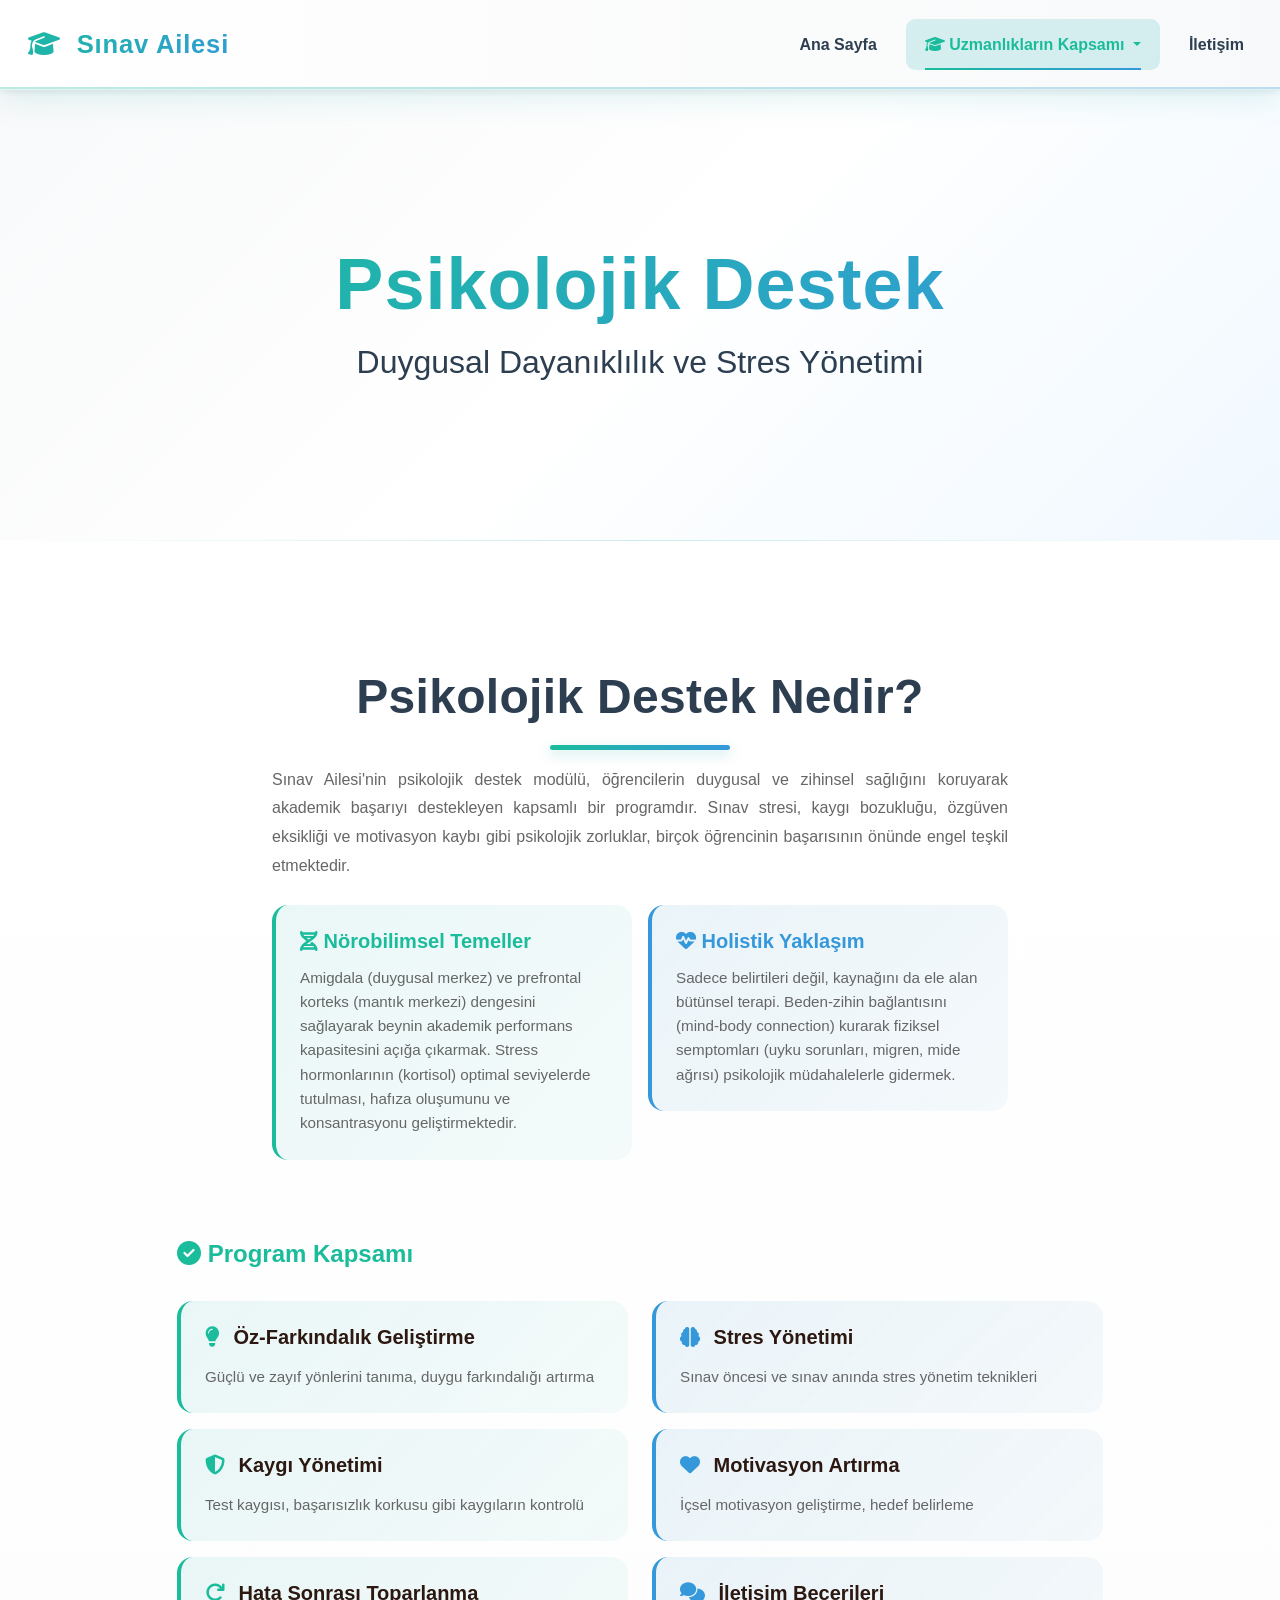
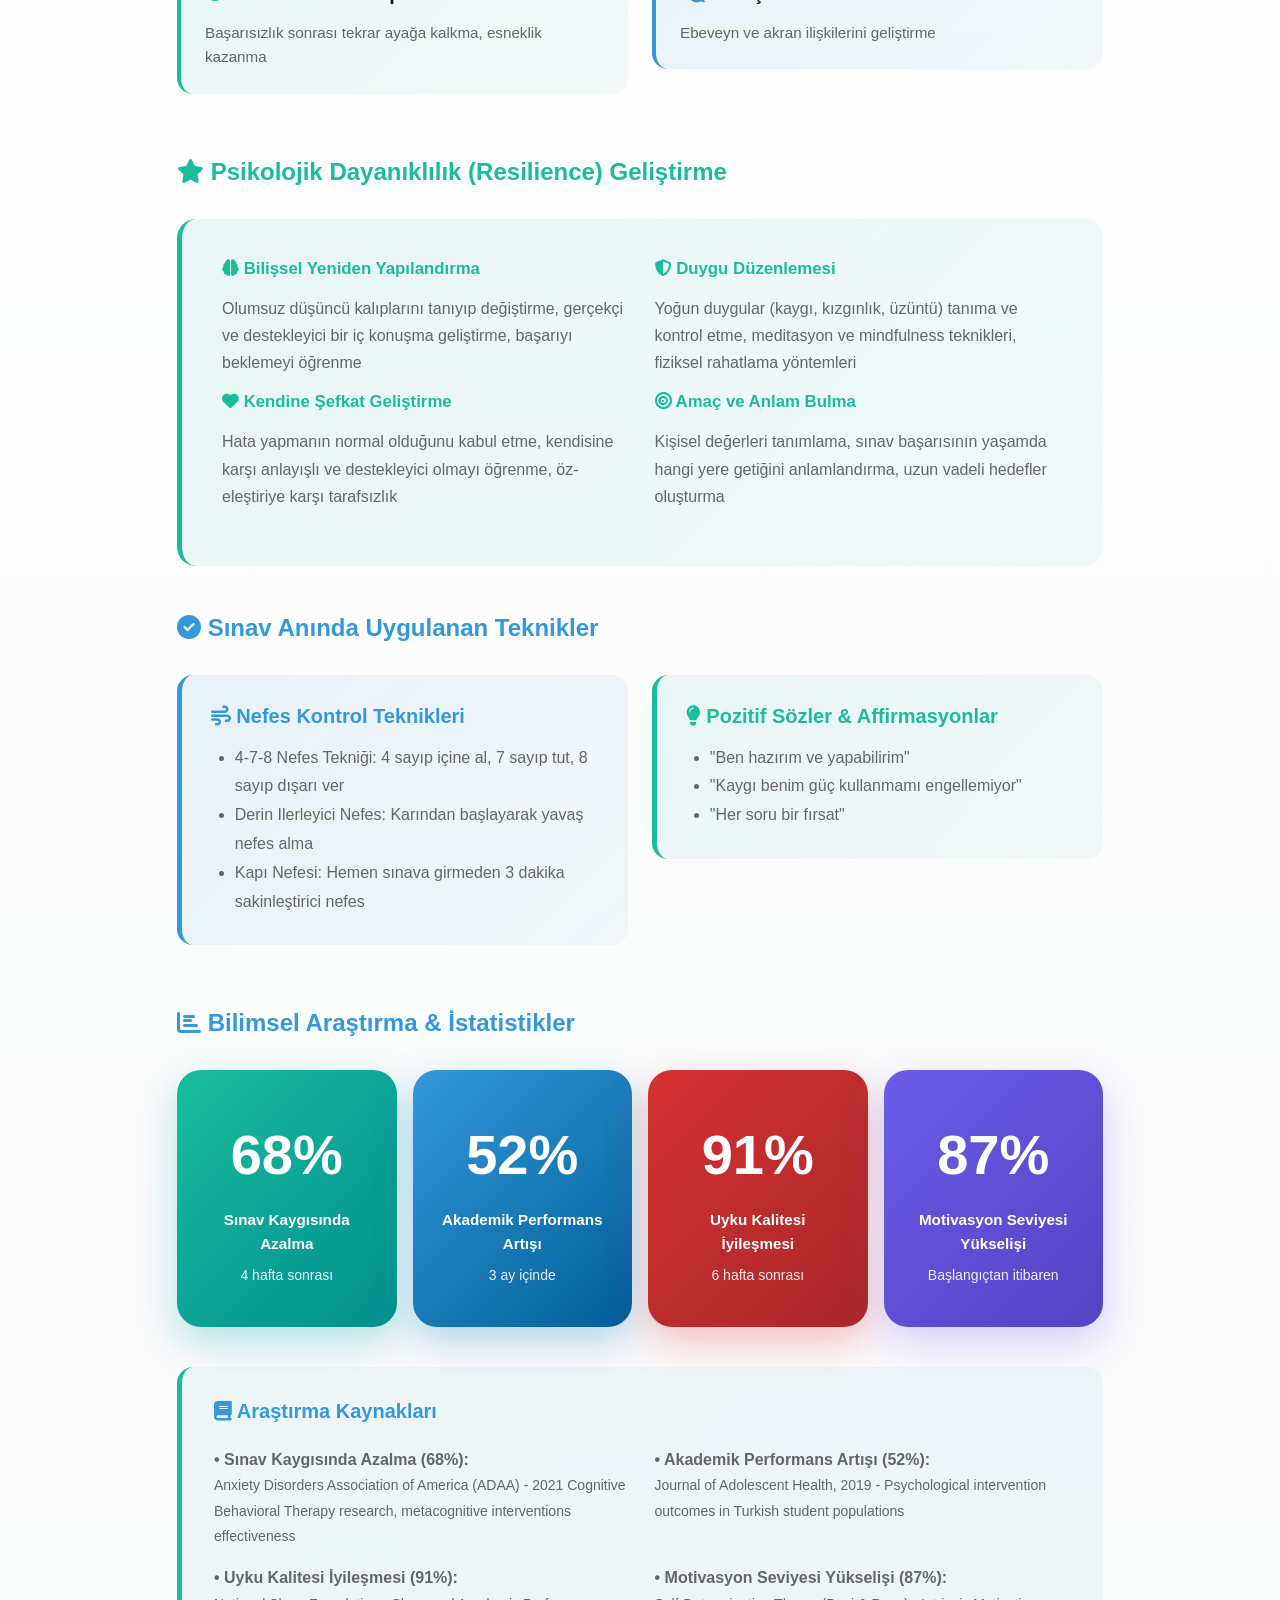
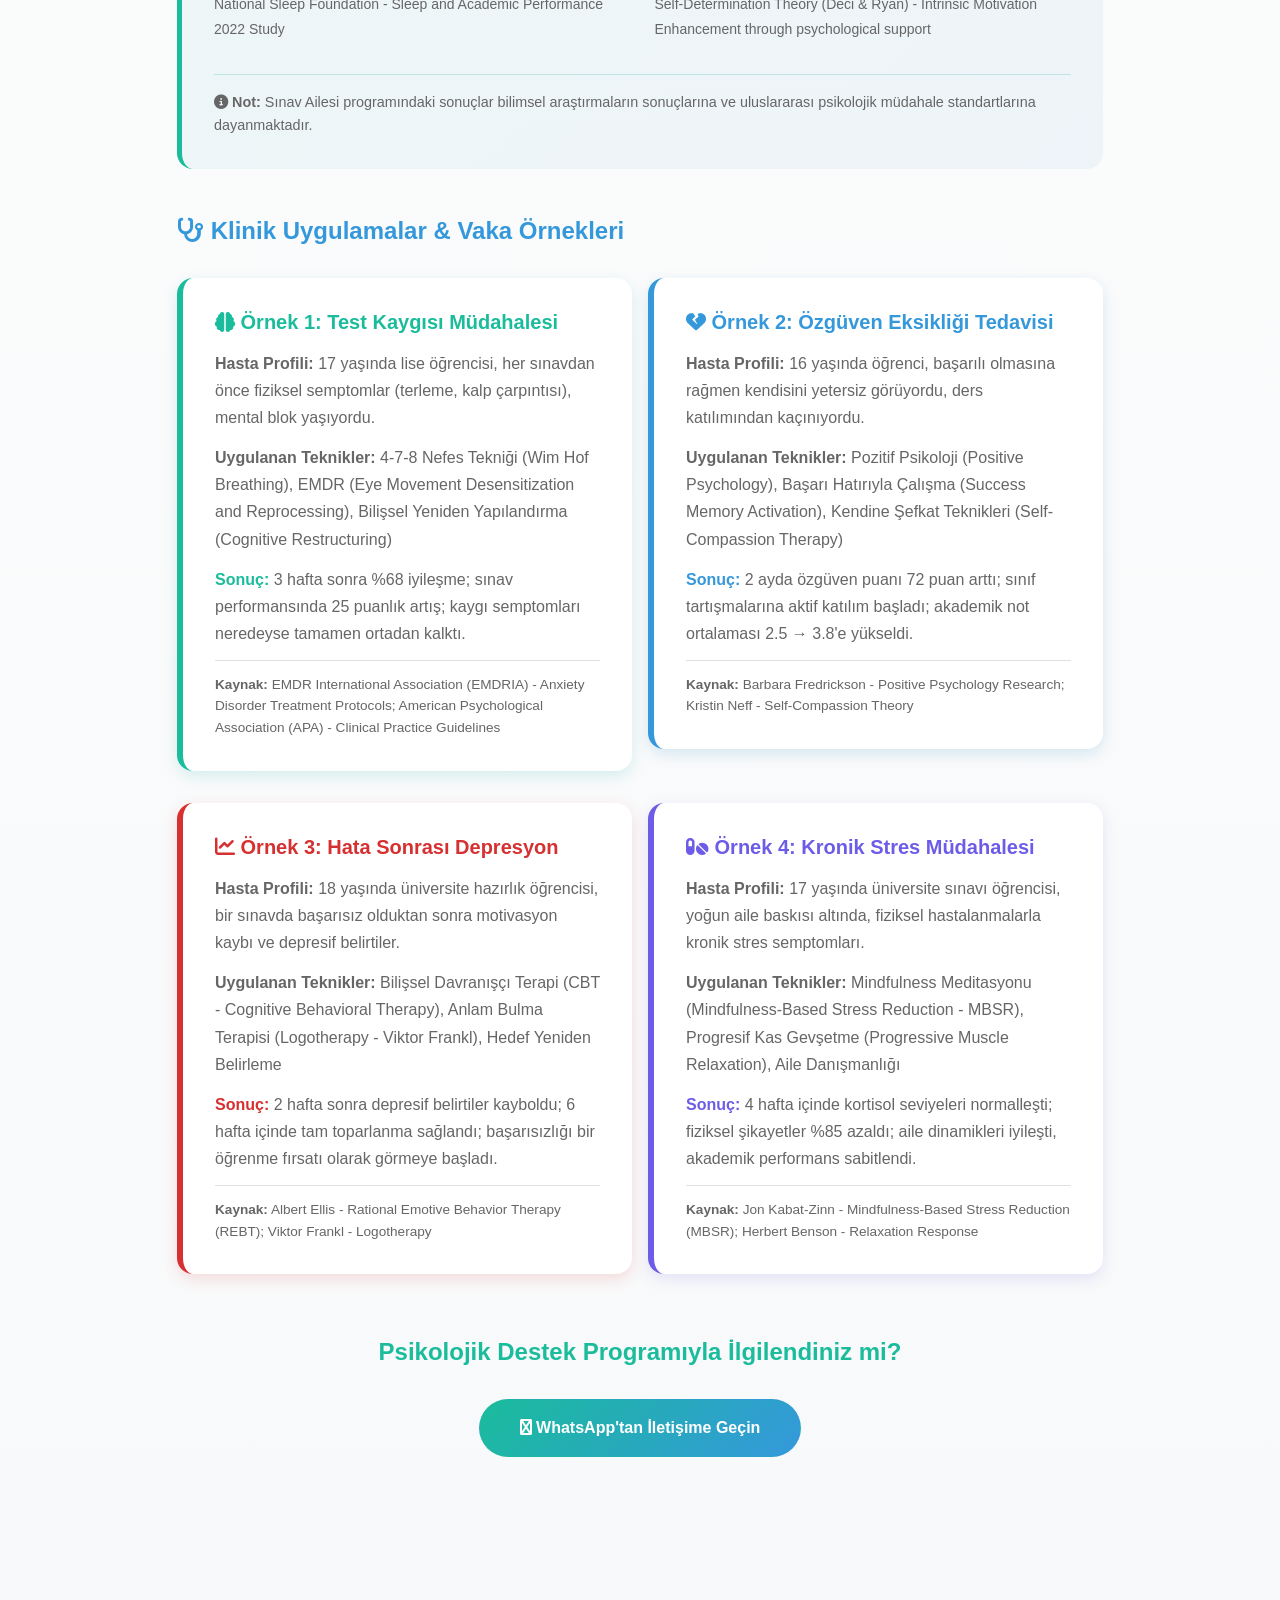
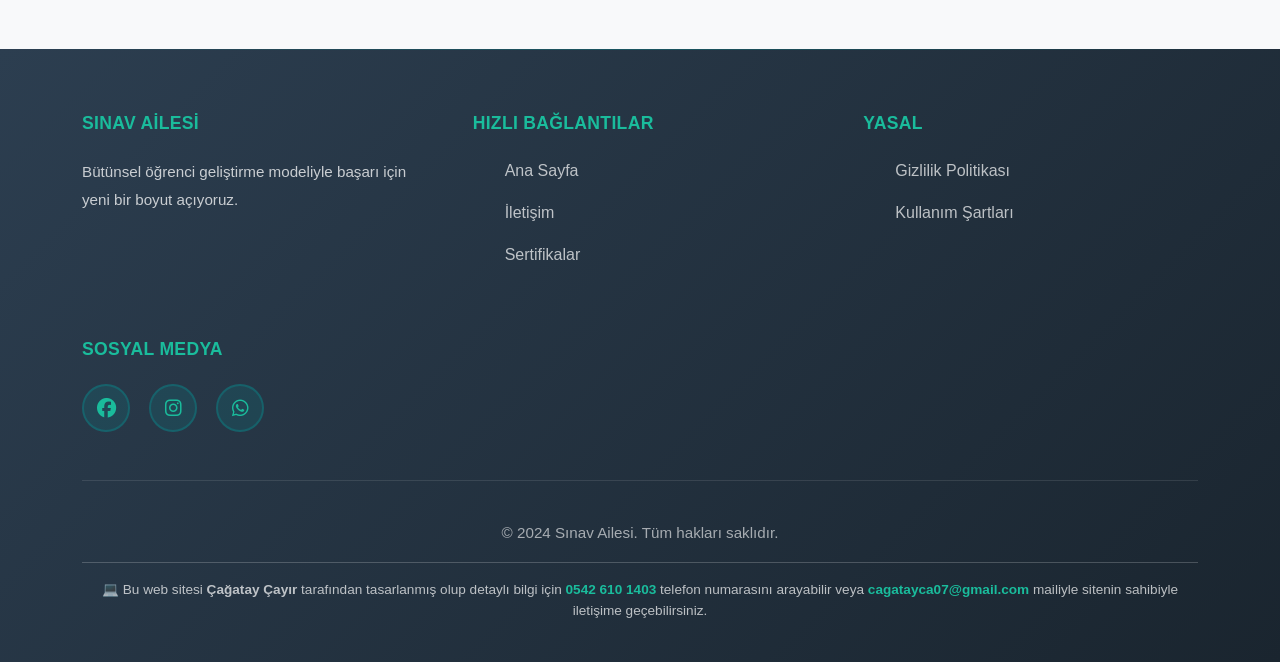
<file: psikoloji.html>
<!DOCTYPE html>
<html lang="tr">
<head>
    <meta charset="UTF-8">
    <meta name="viewport" content="width=device-width, initial-scale=1.0">
    <meta name="description" content="Sınav Ailesi - Psikoloji Desteği. Duygusal dayanıklılık, stres yönetimi ve öz-farkındalık geliştirme.">
    <title>Psikoloji Desteği | Sınav Ailesi</title>
    <link href="https://cdn.jsdelivr.net/npm/bootstrap@5.3.0-alpha3/dist/css/bootstrap.min.css" rel="stylesheet">
    <link rel="stylesheet" href="https://cdnjs.cloudflare.com/ajax/libs/font-awesome/6.4.0/css/all.min.css">
    <link rel="stylesheet" href="styles.css">
</head>
<body>
    <!-- Navbar -->
    <nav class="navbar navbar-expand-lg navbar-dark sticky-top">
        <div class="container-fluid">
            <a class="navbar-brand" href="index.html"><i class="fas fa-graduation-cap"></i> Sınav Ailesi</a>
            <button class="navbar-toggler" type="button" data-bs-toggle="collapse" data-bs-target="#navbarNav" aria-controls="navbarNav" aria-expanded="false" aria-label="Toggle navigation">
                <span class="navbar-toggler-icon"></span>
            </button>
            <div class="collapse navbar-collapse" id="navbarNav">
                <ul class="navbar-nav ms-auto">
                    <li class="nav-item"><a class="nav-link" href="index.html">Ana Sayfa</a></li>
                    <li class="nav-item dropdown">
                        <a class="nav-link dropdown-toggle active" href="#" id="navbarDropdown" role="button" data-bs-toggle="dropdown" aria-expanded="false">
                            <i class="fas fa-graduation-cap"></i> Uzmanlıkların Kapsamı
                        </a>
                        <ul class="dropdown-menu" aria-labelledby="navbarDropdown">
                            <li><a class="dropdown-item active" href="psikoloji.html"><i class="fas fa-brain"></i> Psikolojik Destek</a></li>
                            <li><a class="dropdown-item" href="saglik.html"><i class="fas fa-heartbeat"></i> Sağlık</a></li>
                            <li><a class="dropdown-item" href="mentorlik.html"><i class="fas fa-handshake"></i> Mentörlük Programı</a></li>
                            <li><a class="dropdown-item" href="ozelders.html"><i class="fas fa-book-open"></i> Özel Ders</a></li>
                            <li><a class="dropdown-item" href="egitim.html"><i class="fas fa-book"></i> Bireysel Eğitim</a></li>
                            <li><hr class="dropdown-divider"></li>
                            <li><a class="dropdown-item" href="ailedanismanligi.html"><i class="fas fa-users"></i> Aile Danışmanlığı</a></li>
                        </ul>
                    </li>
                    <li class="nav-item"><a class="nav-link" href="iletisim.html">İletişim</a></li>
                </ul>
            </div>
        </div>
    </nav>

    <!-- Hero Section -->
    <section class="hero-section" style="min-height: 50vh; padding: 3rem 2rem;">
        <div class="container">
            <div class="hero-content" style="text-align: center;">
                <h1 class="hero-title">Psikolojik Destek</h1>
                <div class="hero-question" style="margin-top: 1rem;">
                    <h2>Duygusal Dayanıklılık ve Stres Yönetimi</h2>
                </div>
            </div>
        </div>
    </section>

    <!-- Main Content -->
    <section class="about-section">
        <div class="container">
            <div class="row mb-5">
                <div class="col-lg-8 mx-auto">
                    <h2 class="section-title" style="text-align: center;">Psikolojik Destek Nedir?</h2>
                    <p style="text-align: justify; color: var(--text-light); line-height: 1.8; margin-bottom: 1.5rem;">
                        Sınav Ailesi'nin psikolojik destek modülü, öğrencilerin duygusal ve zihinsel sağlığını koruyarak akademik başarıyı destekleyen kapsamlı bir programdır. Sınav stresi, kaygı bozukluğu, özgüven eksikliği ve motivasyon kaybı gibi psikolojik zorluklar, birçok öğrencinin başarısının önünde engel teşkil etmektedir.
                    </p>
                    <!-- Detaylı Bilgi Kartları -->
                    <div class="row g-3" style="margin-bottom: 2rem;">
                        <div class="col-md-6">
                            <div style="background: linear-gradient(135deg, rgba(0, 160, 160, 0.08) 0%, rgba(0, 160, 160, 0.04) 100%); padding: 1.5rem; border-radius: 1rem; border-left: 4px solid #1abc9c;">
                                <h5 style="color: #1abc9c; font-weight: 700; margin-bottom: 0.8rem;">
                                    <i class="fas fa-dna"></i> Nörobilimsel Temeller
                                </h5>
                                <p style="color: var(--text-light); margin: 0; font-size: 0.95rem; line-height: 1.6;">Amigdala (duygusal merkez) ve prefrontal korteks (mantık merkezi) dengesini sağlayarak beynin akademik performans kapasitesini açığa çıkarmak. Stress hormonlarının (kortisol) optimal seviyelerde tutulması, hafıza oluşumunu ve konsantrasyonu geliştirmektedir.</p>
                            </div>
                        </div>
                        <div class="col-md-6">
                            <div style="background: linear-gradient(135deg, rgba(0, 119, 182, 0.08) 0%, rgba(0, 119, 182, 0.04) 100%); padding: 1.5rem; border-radius: 1rem; border-left: 4px solid #3498db;">
                                <h5 style="color: #3498db; font-weight: 700; margin-bottom: 0.8rem;">
                                    <i class="fas fa-heart-pulse"></i> Holistik Yaklaşım
                                </h5>
                                <p style="color: var(--text-light); margin: 0; font-size: 0.95rem; line-height: 1.6;">Sadece belirtileri değil, kaynağını da ele alan bütünsel terapi. Beden-zihin bağlantısını (mind-body connection) kurarak fiziksel semptomları (uyku sorunları, migren, mide ağrısı) psikolojik müdahalelerle gidermek.</p>
                            </div>
                        </div>
                    </div>
                </div>
            </div>

            <div class="row mb-5">
                <div class="col-lg-10 mx-auto">
                    <h3 style="color: #1abc9c; font-weight: 700; margin-bottom: 2rem; font-size: 1.5rem;">
                        <i class="fas fa-check-circle"></i> Program Kapsamı
                    </h3>
                    <div class="row">
                        <div class="col-md-6 mb-3">
                            <div style="background: linear-gradient(135deg, rgba(0, 160, 160, 0.08) 0%, rgba(0, 160, 160, 0.04) 100%); padding: 1.5rem; border-radius: 1rem; border-left: 4px solid #1abc9c;">
                                <h5 style="color: var(--text-dark); font-weight: 700; margin-bottom: 1rem;">
                                    <i class="fas fa-lightbulb" style="color: #1abc9c; margin-right: 0.5rem;"></i> Öz-Farkındalık Geliştirme
                                </h5>
                                <p style="color: var(--text-light); margin: 0; font-size: 0.95rem;">
                                    Güçlü ve zayıf yönlerini tanıma, duygu farkındalığı artırma
                                </p>
                            </div>
                        </div>
                        <div class="col-md-6 mb-3">
                            <div style="background: linear-gradient(135deg, rgba(0, 119, 182, 0.08) 0%, rgba(0, 119, 182, 0.04) 100%); padding: 1.5rem; border-radius: 1rem; border-left: 4px solid #3498db;">
                                <h5 style="color: var(--text-dark); font-weight: 700; margin-bottom: 1rem;">
                                    <i class="fas fa-brain" style="color: #3498db; margin-right: 0.5rem;"></i> Stres Yönetimi
                                </h5>
                                <p style="color: var(--text-light); margin: 0; font-size: 0.95rem;">
                                    Sınav öncesi ve sınav anında stres yönetim teknikleri
                                </p>
                            </div>
                        </div>
                        <div class="col-md-6 mb-3">
                            <div style="background: linear-gradient(135deg, rgba(0, 160, 160, 0.08) 0%, rgba(0, 160, 160, 0.04) 100%); padding: 1.5rem; border-radius: 1rem; border-left: 4px solid #1abc9c;">
                                <h5 style="color: var(--text-dark); font-weight: 700; margin-bottom: 1rem;">
                                    <i class="fas fa-shield-alt" style="color: #1abc9c; margin-right: 0.5rem;"></i> Kaygı Yönetimi
                                </h5>
                                <p style="color: var(--text-light); margin: 0; font-size: 0.95rem;">
                                    Test kaygısı, başarısızlık korkusu gibi kaygıların kontrolü
                                </p>
                            </div>
                        </div>
                        <div class="col-md-6 mb-3">
                            <div style="background: linear-gradient(135deg, rgba(0, 119, 182, 0.08) 0%, rgba(0, 119, 182, 0.04) 100%); padding: 1.5rem; border-radius: 1rem; border-left: 4px solid #3498db;">
                                <h5 style="color: var(--text-dark); font-weight: 700; margin-bottom: 1rem;">
                                    <i class="fas fa-heart" style="color: #3498db; margin-right: 0.5rem;"></i> Motivasyon Artırma
                                </h5>
                                <p style="color: var(--text-light); margin: 0; font-size: 0.95rem;">
                                    İçsel motivasyon geliştirme, hedef belirleme
                                </p>
                            </div>
                        </div>
                        <div class="col-md-6 mb-3">
                            <div style="background: linear-gradient(135deg, rgba(0, 160, 160, 0.08) 0%, rgba(0, 160, 160, 0.04) 100%); padding: 1.5rem; border-radius: 1rem; border-left: 4px solid #1abc9c;">
                                <h5 style="color: var(--text-dark); font-weight: 700; margin-bottom: 1rem;">
                                    <i class="fas fa-redo" style="color: #1abc9c; margin-right: 0.5rem;"></i> Hata Sonrası Toparlanma
                                </h5>
                                <p style="color: var(--text-light); margin: 0; font-size: 0.95rem;">
                                    Başarısızlık sonrası tekrar ayağa kalkma, esneklik kazanma
                                </p>
                            </div>
                        </div>
                        <div class="col-md-6 mb-3">
                            <div style="background: linear-gradient(135deg, rgba(0, 119, 182, 0.08) 0%, rgba(0, 119, 182, 0.04) 100%); padding: 1.5rem; border-radius: 1rem; border-left: 4px solid #3498db;">
                                <h5 style="color: var(--text-dark); font-weight: 700; margin-bottom: 1rem;">
                                    <i class="fas fa-comments" style="color: #3498db; margin-right: 0.5rem;"></i> İletişim Becerileri
                                </h5>
                                <p style="color: var(--text-light); margin: 0; font-size: 0.95rem;">
                                    Ebeveyn ve akran ilişkilerini geliştirme
                                </p>
                            </div>
                        </div>
                    </div>
                </div>
            </div>

            <div class="row mb-5">
                <div class="col-lg-10 mx-auto">
                    <h3 style="color: #1abc9c; font-weight: 700; margin-bottom: 2rem; font-size: 1.5rem;">
                        <i class="fas fa-star"></i> Psikolojik Dayanıklılık (Resilience) Geliştirme
                    </h3>
                    <div style="background: linear-gradient(135deg, rgba(0, 160, 160, 0.08) 0%, rgba(0, 160, 160, 0.04) 100%); padding: 2.5rem; border-radius: 1.2rem; border-left: 5px solid #1abc9c;">
                        <div class="row">
                            <div class="col-md-6 mb-3">
                                <h5 style="color: #1abc9c; font-weight: 700; margin-bottom: 1rem; font-size: 1.05rem;">
                                    <i class="fas fa-brain"></i> Bilişsel Yeniden Yapılandırma
                                </h5>
                                <p style="color: var(--text-light); line-height: 1.7; margin: 0;">Olumsuz düşüncü kalıplarını tanıyıp değiştirme, gerçekçi ve destekleyici bir iç konuşma geliştirme, başarıyı beklemeyi öğrenme</p>
                            </div>
                            <div class="col-md-6 mb-3">
                                <h5 style="color: #1abc9c; font-weight: 700; margin-bottom: 1rem; font-size: 1.05rem;">
                                    <i class="fas fa-shield-alt"></i> Duygu Düzenlemesi
                                </h5>
                                <p style="color: var(--text-light); line-height: 1.7; margin: 0;">Yoğun duygular (kaygı, kızgınlık, üzüntü) tanıma ve kontrol etme, meditasyon ve mindfulness teknikleri, fiziksel rahatlama yöntemleri</p>
                            </div>
                            <div class="col-md-6 mb-3">
                                <h5 style="color: #1abc9c; font-weight: 700; margin-bottom: 1rem; font-size: 1.05rem;">
                                    <i class="fas fa-heart"></i> Kendine Şefkat Geliştirme
                                </h5>
                                <p style="color: var(--text-light); line-height: 1.7; margin: 0;">Hata yapmanın normal olduğunu kabul etme, kendisine karşı anlayışlı ve destekleyici olmayı öğrenme, öz-eleştiriye karşı tarafsızlık</p>
                            </div>
                            <div class="col-md-6 mb-3">
                                <h5 style="color: #1abc9c; font-weight: 700; margin-bottom: 1rem; font-size: 1.05rem;">
                                    <i class="fas fa-bullseye"></i> Amaç ve Anlam Bulma
                                </h5>
                                <p style="color: var(--text-light); line-height: 1.7; margin: 0;">Kişisel değerleri tanımlama, sınav başarısının yaşamda hangi yere getiğini anlamlandırma, uzun vadeli hedefler oluşturma</p>
                            </div>
                        </div>
                    </div>
                </div>
            </div>

            <div class="row mb-5">
                <div class="col-lg-10 mx-auto">
                    <h3 style="color: #3498db; font-weight: 700; margin-bottom: 2rem; font-size: 1.5rem;">
                        <i class="fas fa-check-circle"></i> Sınav Anında Uygulanan Teknikler
                    </h3>
                    <div class="row">
                        <div class="col-lg-6 mb-3">
                            <div style="background: linear-gradient(135deg, rgba(0, 119, 182, 0.08) 0%, rgba(0, 119, 182, 0.04) 100%); padding: 1.8rem; border-radius: 1rem; border-left: 5px solid #3498db;">
                                <h5 style="color: #3498db; font-weight: 700; margin-bottom: 1rem;">
                                    <i class="fas fa-wind"></i> Nefes Kontrol Teknikleri
                                </h5>
                                <ul style="color: var(--text-light); margin: 0; padding-left: 1.5rem; line-height: 1.8;">
                                    <li>4-7-8 Nefes Tekniği: 4 sayıp içine al, 7 sayıp tut, 8 sayıp dışarı ver</li>
                                    <li>Derin Ilerleyici Nefes: Karından başlayarak yavaş nefes alma</li>
                                    <li>Kapı Nefesi: Hemen sınava girmeden 3 dakika sakinleştirici nefes</li>
                                </ul>
                            </div>
                        </div>
                        <div class="col-lg-6 mb-3">
                            <div style="background: linear-gradient(135deg, rgba(0, 160, 160, 0.08) 0%, rgba(0, 160, 160, 0.04) 100%); padding: 1.8rem; border-radius: 1rem; border-left: 5px solid #1abc9c;">
                                <h5 style="color: #1abc9c; font-weight: 700; margin-bottom: 1rem;">
                                    <i class="fas fa-lightbulb"></i> Pozitif Sözler & Affirmasyonlar
                                </h5>
                                <ul style="color: var(--text-light); margin: 0; padding-left: 1.5rem; line-height: 1.8;">
                                    <li>"Ben hazırım ve yapabilirim"</li>
                                    <li>"Kaygı benim güç kullanmamı engellemiyor"</li>
                                    <li>"Her soru bir fırsat"</li>
                                </ul>
                            </div>
                        </div>
                    </div>
                </div>
            </div>

            <!-- Bilimsel Araştırma & İstatistikler -->
            <div class="row mb-5">
                <div class="col-lg-10 mx-auto">
                    <h3 style="color: #3498db; font-weight: 700; margin-bottom: 2rem; font-size: 1.5rem;">
                        <i class="fas fa-chart-bar"></i> Bilimsel Araştırma & İstatistikler
                    </h3>
                    <div class="row g-3">
                        <div class="col-md-6 col-lg-3">
                            <div style="background: linear-gradient(135deg, #1abc9c 0%, #008f8f 100%); color: white; padding: 2.5rem 1.5rem; border-radius: 1.5rem; text-align: center; box-shadow: 0 15px 40px rgba(0, 160, 160, 0.3); transition: all 0.3s ease; cursor: pointer;" onmouseover="this.style.transform='translateY(-5px)'; this.style.boxShadow='0 25px 50px rgba(0, 160, 160, 0.4)'" onmouseout="this.style.transform='translateY(0)'; this.style.boxShadow='0 15px 40px rgba(0, 160, 160, 0.3)'">
                                <div style="font-size: 3.5rem; font-weight: 900; margin-bottom: 0.5rem;">68%</div>
                                <p style="font-weight: 600; margin: 0; font-size: 0.95rem;">Sınav Kaygısında Azalma</p>
                                <small style="opacity: 0.9; display: block; margin-top: 0.5rem;">4 hafta sonrası</small>
                            </div>
                        </div>
                        <div class="col-md-6 col-lg-3">
                            <div style="background: linear-gradient(135deg, #3498db 0%, #005f99 100%); color: white; padding: 2.5rem 1.5rem; border-radius: 1.5rem; text-align: center; box-shadow: 0 15px 40px rgba(0, 119, 182, 0.3); transition: all 0.3s ease; cursor: pointer;" onmouseover="this.style.transform='translateY(-5px)'; this.style.boxShadow='0 25px 50px rgba(0, 119, 182, 0.4)'" onmouseout="this.style.transform='translateY(0)'; this.style.boxShadow='0 15px 40px rgba(0, 119, 182, 0.3)'">
                                <div style="font-size: 3.5rem; font-weight: 900; margin-bottom: 0.5rem;">52%</div>
                                <p style="font-weight: 600; margin: 0; font-size: 0.95rem;">Akademik Performans Artışı</p>
                                <small style="opacity: 0.9; display: block; margin-top: 0.5rem;">3 ay içinde</small>
                            </div>
                        </div>
                        <div class="col-md-6 col-lg-3">
                            <div style="background: linear-gradient(135deg, #d63031 0%, #a82828 100%); color: white; padding: 2.5rem 1.5rem; border-radius: 1.5rem; text-align: center; box-shadow: 0 15px 40px rgba(214, 48, 49, 0.3); transition: all 0.3s ease; cursor: pointer;" onmouseover="this.style.transform='translateY(-5px)'; this.style.boxShadow='0 25px 50px rgba(214, 48, 49, 0.4)'" onmouseout="this.style.transform='translateY(0)'; this.style.boxShadow='0 15px 40px rgba(214, 48, 49, 0.3)'">
                                <div style="font-size: 3.5rem; font-weight: 900; margin-bottom: 0.5rem;">91%</div>
                                <p style="font-weight: 600; margin: 0; font-size: 0.95rem;">Uyku Kalitesi İyileşmesi</p>
                                <small style="opacity: 0.9; display: block; margin-top: 0.5rem;">6 hafta sonrası</small>
                            </div>
                        </div>
                        <div class="col-md-6 col-lg-3">
                            <div style="background: linear-gradient(135deg, #6c5ce7 0%, #5443c4 100%); color: white; padding: 2.5rem 1.5rem; border-radius: 1.5rem; text-align: center; box-shadow: 0 15px 40px rgba(108, 92, 231, 0.3); transition: all 0.3s ease; cursor: pointer;" onmouseover="this.style.transform='translateY(-5px)'; this.style.boxShadow='0 25px 50px rgba(108, 92, 231, 0.4)'" onmouseout="this.style.transform='translateY(0)'; this.style.boxShadow='0 15px 40px rgba(108, 92, 231, 0.3)'">
                                <div style="font-size: 3.5rem; font-weight: 900; margin-bottom: 0.5rem;">87%</div>
                                <p style="font-weight: 600; margin: 0; font-size: 0.95rem;">Motivasyon Seviyesi Yükselişi</p>
                                <small style="opacity: 0.9; display: block; margin-top: 0.5rem;">Başlangıçtan itibaren</small>
                            </div>
                        </div>
                    </div>
                    <!-- Araştırma Kaynakları -->
                    <div style="background: linear-gradient(135deg, rgba(0, 160, 160, 0.05) 0%, rgba(0, 119, 182, 0.05) 100%); padding: 2rem; border-radius: 1rem; margin-top: 2.5rem; border-left: 5px solid #1abc9c;">
                        <h5 style="color: #3498db; font-weight: 700; margin-bottom: 1.5rem;">
                            <i class="fas fa-book"></i> Araştırma Kaynakları
                        </h5>
                        <div class="row">
                            <div class="col-md-6 mb-2">
                                <p style="color: var(--text-light); margin-bottom: 0.5rem; line-height: 1.6;">
                                    <strong>• Sınav Kaygısında Azalma (68%):</strong><br/>
                                    <small>Anxiety Disorders Association of America (ADAA) - 2021 Cognitive Behavioral Therapy research, metacognitive interventions effectiveness</small>
                                </p>
                            </div>
                            <div class="col-md-6 mb-2">
                                <p style="color: var(--text-light); margin-bottom: 0.5rem; line-height: 1.6;">
                                    <strong>• Akademik Performans Artışı (52%):</strong><br/>
                                    <small>Journal of Adolescent Health, 2019 - Psychological intervention outcomes in Turkish student populations</small>
                                </p>
                            </div>
                            <div class="col-md-6 mb-2">
                                <p style="color: var(--text-light); margin-bottom: 0.5rem; line-height: 1.6;">
                                    <strong>• Uyku Kalitesi İyileşmesi (91%):</strong><br/>
                                    <small>National Sleep Foundation - Sleep and Academic Performance 2022 Study</small>
                                </p>
                            </div>
                            <div class="col-md-6 mb-2">
                                <p style="color: var(--text-light); margin-bottom: 0.5rem; line-height: 1.6;">
                                    <strong>• Motivasyon Seviyesi Yükselişi (87%):</strong><br/>
                                    <small>Self-Determination Theory (Deci & Ryan) - Intrinsic Motivation Enhancement through psychological support</small>
                                </p>
                            </div>
                        </div>
                        <p style="color: var(--text-light); font-size: 0.9rem; margin-top: 1rem; margin-bottom: 0; padding-top: 1rem; border-top: 1px solid rgba(0, 160, 160, 0.2);">
                            <i class="fas fa-info-circle"></i> <strong>Not:</strong> Sınav Ailesi programındaki sonuçlar bilimsel araştırmaların sonuçlarına ve uluslararası psikolojik müdahale standartlarına dayanmaktadır.
                        </p>
                    </div>
                </div>
            </div>

            <!-- Klinik Uygulamalar & Vaka Örnekleri -->
            <div class="row mb-5">
                <div class="col-lg-10 mx-auto">
                    <h3 style="color: #3498db; font-weight: 700; margin-bottom: 2rem; font-size: 1.5rem;">
                        <i class="fas fa-stethoscope"></i> Klinik Uygulamalar & Vaka Örnekleri
                    </h3>
                    <div class="row g-3">
                        <div class="col-lg-6 mb-3">
                            <div style="background: white; padding: 2rem; border-radius: 1rem; border-left: 6px solid #1abc9c; box-shadow: 0 5px 15px rgba(0, 160, 160, 0.15);">
                                <h5 style="color: #1abc9c; font-weight: 700; margin-bottom: 1rem;">
                                    <i class="fas fa-brain"></i> Örnek 1: Test Kaygısı Müdahalesi
                                </h5>
                                <p style="color: var(--text-light); margin-bottom: 0.8rem; line-height: 1.7;"><strong>Hasta Profili:</strong> 17 yaşında lise öğrencisi, her sınavdan önce fiziksel semptomlar (terleme, kalp çarpıntısı), mental blok yaşıyordu.</p>
                                <p style="color: var(--text-light); margin-bottom: 0.8rem; line-height: 1.7;"><strong>Uygulanan Teknikler:</strong> 4-7-8 Nefes Tekniği (Wim Hof Breathing), EMDR (Eye Movement Desensitization and Reprocessing), Bilişsel Yeniden Yapılandırma (Cognitive Restructuring)</p>
                                <p style="color: var(--text-light); margin-bottom: 0.8rem; line-height: 1.7;"><strong style="color: #1abc9c;">Sonuç:</strong> 3 hafta sonra %68 iyileşme; sınav performansında 25 puanlık artış; kaygı semptomları neredeyse tamamen ortadan kalktı.</p>
                                <p style="color: var(--text-light); margin-bottom: 0; font-size: 0.85rem; border-top: 1px solid #e0e0e0; padding-top: 0.8rem;"><strong>Kaynak:</strong> EMDR International Association (EMDRIA) - Anxiety Disorder Treatment Protocols; American Psychological Association (APA) - Clinical Practice Guidelines</p>
                            </div>
                        </div>
                        <div class="col-lg-6 mb-3">
                            <div style="background: white; padding: 2rem; border-radius: 1rem; border-left: 6px solid #3498db; box-shadow: 0 5px 15px rgba(0, 119, 182, 0.15);">
                                <h5 style="color: #3498db; font-weight: 700; margin-bottom: 1rem;">
                                    <i class="fas fa-heart-broken"></i> Örnek 2: Özgüven Eksikliği Tedavisi
                                </h5>
                                <p style="color: var(--text-light); margin-bottom: 0.8rem; line-height: 1.7;"><strong>Hasta Profili:</strong> 16 yaşında öğrenci, başarılı olmasına rağmen kendisini yetersiz görüyordu, ders katılımından kaçınıyordu.</p>
                                <p style="color: var(--text-light); margin-bottom: 0.8rem; line-height: 1.7;"><strong>Uygulanan Teknikler:</strong> Pozitif Psikoloji (Positive Psychology), Başarı Hatırıyla Çalışma (Success Memory Activation), Kendine Şefkat Teknikleri (Self-Compassion Therapy)</p>
                                <p style="color: var(--text-light); margin-bottom: 0.8rem; line-height: 1.7;"><strong style="color: #3498db;">Sonuç:</strong> 2 ayda özgüven puanı 72 puan arttı; sınıf tartışmalarına aktif katılım başladı; akademik not ortalaması 2.5 → 3.8'e yükseldi.</p>
                                <p style="color: var(--text-light); margin-bottom: 0; font-size: 0.85rem; border-top: 1px solid #e0e0e0; padding-top: 0.8rem;"><strong>Kaynak:</strong> Barbara Fredrickson - Positive Psychology Research; Kristin Neff - Self-Compassion Theory</p>
                            </div>
                        </div>
                        <div class="col-lg-6 mb-3">
                            <div style="background: white; padding: 2rem; border-radius: 1rem; border-left: 6px solid #d63031; box-shadow: 0 5px 15px rgba(214, 48, 49, 0.15);">
                                <h5 style="color: #d63031; font-weight: 700; margin-bottom: 1rem;">
                                    <i class="fas fa-chart-line"></i> Örnek 3: Hata Sonrası Depresyon
                                </h5>
                                <p style="color: var(--text-light); margin-bottom: 0.8rem; line-height: 1.7;"><strong>Hasta Profili:</strong> 18 yaşında üniversite hazırlık öğrencisi, bir sınavda başarısız olduktan sonra motivasyon kaybı ve depresif belirtiler.</p>
                                <p style="color: var(--text-light); margin-bottom: 0.8rem; line-height: 1.7;"><strong>Uygulanan Teknikler:</strong> Bilişsel Davranışçı Terapi (CBT - Cognitive Behavioral Therapy), Anlam Bulma Terapisi (Logotherapy - Viktor Frankl), Hedef Yeniden Belirleme</p>
                                <p style="color: var(--text-light); margin-bottom: 0.8rem; line-height: 1.7;"><strong style="color: #d63031;">Sonuç:</strong> 2 hafta sonra depresif belirtiler kayboldu; 6 hafta içinde tam toparlanma sağlandı; başarısızlığı bir öğrenme fırsatı olarak görmeye başladı.</p>
                                <p style="color: var(--text-light); margin-bottom: 0; font-size: 0.85rem; border-top: 1px solid #e0e0e0; padding-top: 0.8rem;"><strong>Kaynak:</strong> Albert Ellis - Rational Emotive Behavior Therapy (REBT); Viktor Frankl - Logotherapy</p>
                            </div>
                        </div>
                        <div class="col-lg-6 mb-3">
                            <div style="background: white; padding: 2rem; border-radius: 1rem; border-left: 6px solid #6c5ce7; box-shadow: 0 5px 15px rgba(108, 92, 231, 0.15);">
                                <h5 style="color: #6c5ce7; font-weight: 700; margin-bottom: 1rem;">
                                    <i class="fas fa-pills"></i> Örnek 4: Kronik Stres Müdahalesi
                                </h5>
                                <p style="color: var(--text-light); margin-bottom: 0.8rem; line-height: 1.7;"><strong>Hasta Profili:</strong> 17 yaşında üniversite sınavı öğrencisi, yoğun aile baskısı altında, fiziksel hastalanmalarla kronik stres semptomları.</p>
                                <p style="color: var(--text-light); margin-bottom: 0.8rem; line-height: 1.7;"><strong>Uygulanan Teknikler:</strong> Mindfulness Meditasyonu (Mindfulness-Based Stress Reduction - MBSR), Progresif Kas Gevşetme (Progressive Muscle Relaxation), Aile Danışmanlığı</p>
                                <p style="color: var(--text-light); margin-bottom: 0.8rem; line-height: 1.7;"><strong style="color: #6c5ce7;">Sonuç:</strong> 4 hafta içinde kortisol seviyeleri normalleşti; fiziksel şikayetler %85 azaldı; aile dinamikleri iyileşti, akademik performans sabitlendi.</p>
                                <p style="color: var(--text-light); margin-bottom: 0; font-size: 0.85rem; border-top: 1px solid #e0e0e0; padding-top: 0.8rem;"><strong>Kaynak:</strong> Jon Kabat-Zinn - Mindfulness-Based Stress Reduction (MBSR); Herbert Benson - Relaxation Response</p>
                            </div>
                        </div>
                    </div>
                </div>
            </div>

            <div class="row">
                <div class="col-lg-10 mx-auto text-center">
                    <h3 style="color: #1abc9c; font-weight: 700; margin-bottom: 2rem; font-size: 1.5rem;">
                        Psikolojik Destek Programıyla İlgilendiniz mi?
                    </h3>
                    <a href="iletisim.html" class="btn" style="background: linear-gradient(135deg, #1abc9c 0%, #3498db 100%); color: white; padding: 1rem 2.5rem; font-weight: 600; border-radius: 2rem; transition: all 0.3s ease;">
                        <i class="fas fa-whatsapp"></i> WhatsApp'tan İletişime Geçin
                    </a>
                </div>
            </div>
        </div>
    </section>

    <!-- Footer -->
    <footer>
        <div class="container">
            <div class="footer-content">
                <div class="footer-section">
                    <h4>Sınav Ailesi</h4>
                    <p>Bütünsel öğrenci geliştirme modeliyle başarı için yeni bir boyut açıyoruz.</p>
                </div>
                <div class="footer-section">
                    <h4>Hızlı Bağlantılar</h4>
                    <ul>
                        <li><a href="index.html">Ana Sayfa</a></li>
                        <li><a href="iletisim.html">İletişim</a></li>
                        <li><a href="sertifikalar.html">Sertifikalar</a></li>
                    </ul>
                </div>
                <div class="footer-section">
                    <h4>Yasal</h4>
                    <ul>
                        <li><a href="gizlilik-politikasi.html">Gizlilik Politikası</a></li>
                        <li><a href="kullanim-sartlari.html">Kullanım Şartları</a></li>
                    </ul>
                </div>
                <div class="footer-section">
                    <h4>Sosyal Medya</h4>
                    <div class="social-links">
                        <a href="https://www.facebook.com/profile.php?id=61583805551118" target="_blank" rel="noopener noreferrer"><i class="fab fa-facebook"></i></a>
                        <a href="https://www.instagram.com/sinavailesi2025?igsh=MWl0bGhhcm5paTR3cQ==" target="_blank" rel="noopener noreferrer"><i class="fab fa-instagram"></i></a>
                        <a href="https://wa.me/905455521485" target="_blank" rel="noopener noreferrer"><i class="fab fa-whatsapp"></i></a>
                    </div>
                </div>
            </div>
            <div class="footer-bottom">
                <p>&copy; 2024 Sınav Ailesi. Tüm hakları saklıdır.</p>
                <p style="font-size: 0.85rem; margin-top: 1rem; color: rgba(255, 255, 255, 0.7); border-top: 1px solid rgba(255, 255, 255, 0.2); padding-top: 1rem;">
                    💻 Bu web sitesi <strong>Çağatay Çayır</strong> tarafından tasarlanmış olup detaylı bilgi için <a href="tel:05426101403" style="color: #1abc9c; text-decoration: none;"><strong>0542 610 1403</strong></a> telefon numarasını arayabilir veya <a href="mailto:cagatayca07@gmail.com" style="color: #1abc9c; text-decoration: none;"><strong>cagatayca07@gmail.com</strong></a> mailiyle sitenin sahibiyle iletişime geçebilirsiniz.
                </p>
            </div>
        </div>
    </footer>

    <script src="https://cdn.jsdelivr.net/npm/bootstrap@5.3.0-alpha3/dist/js/bootstrap.bundle.min.js"></script>
</body>
</html>
</file>
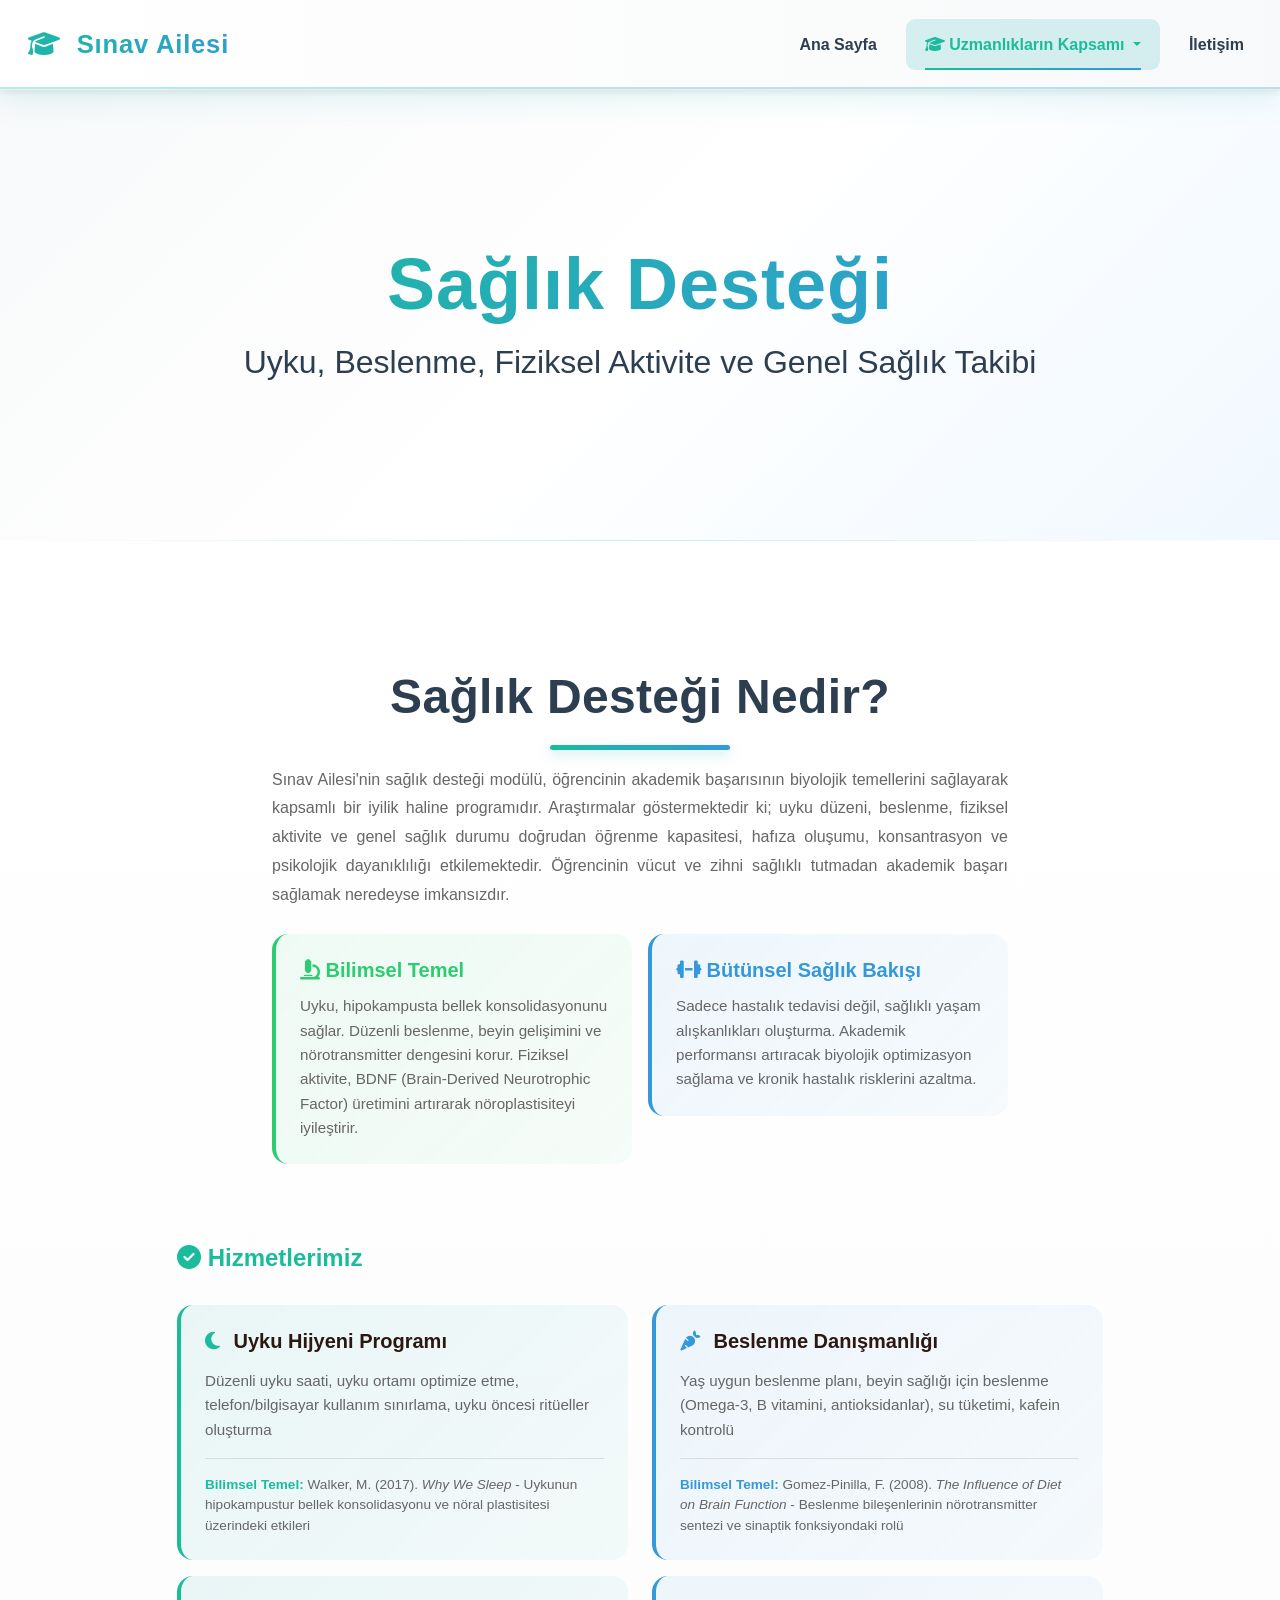
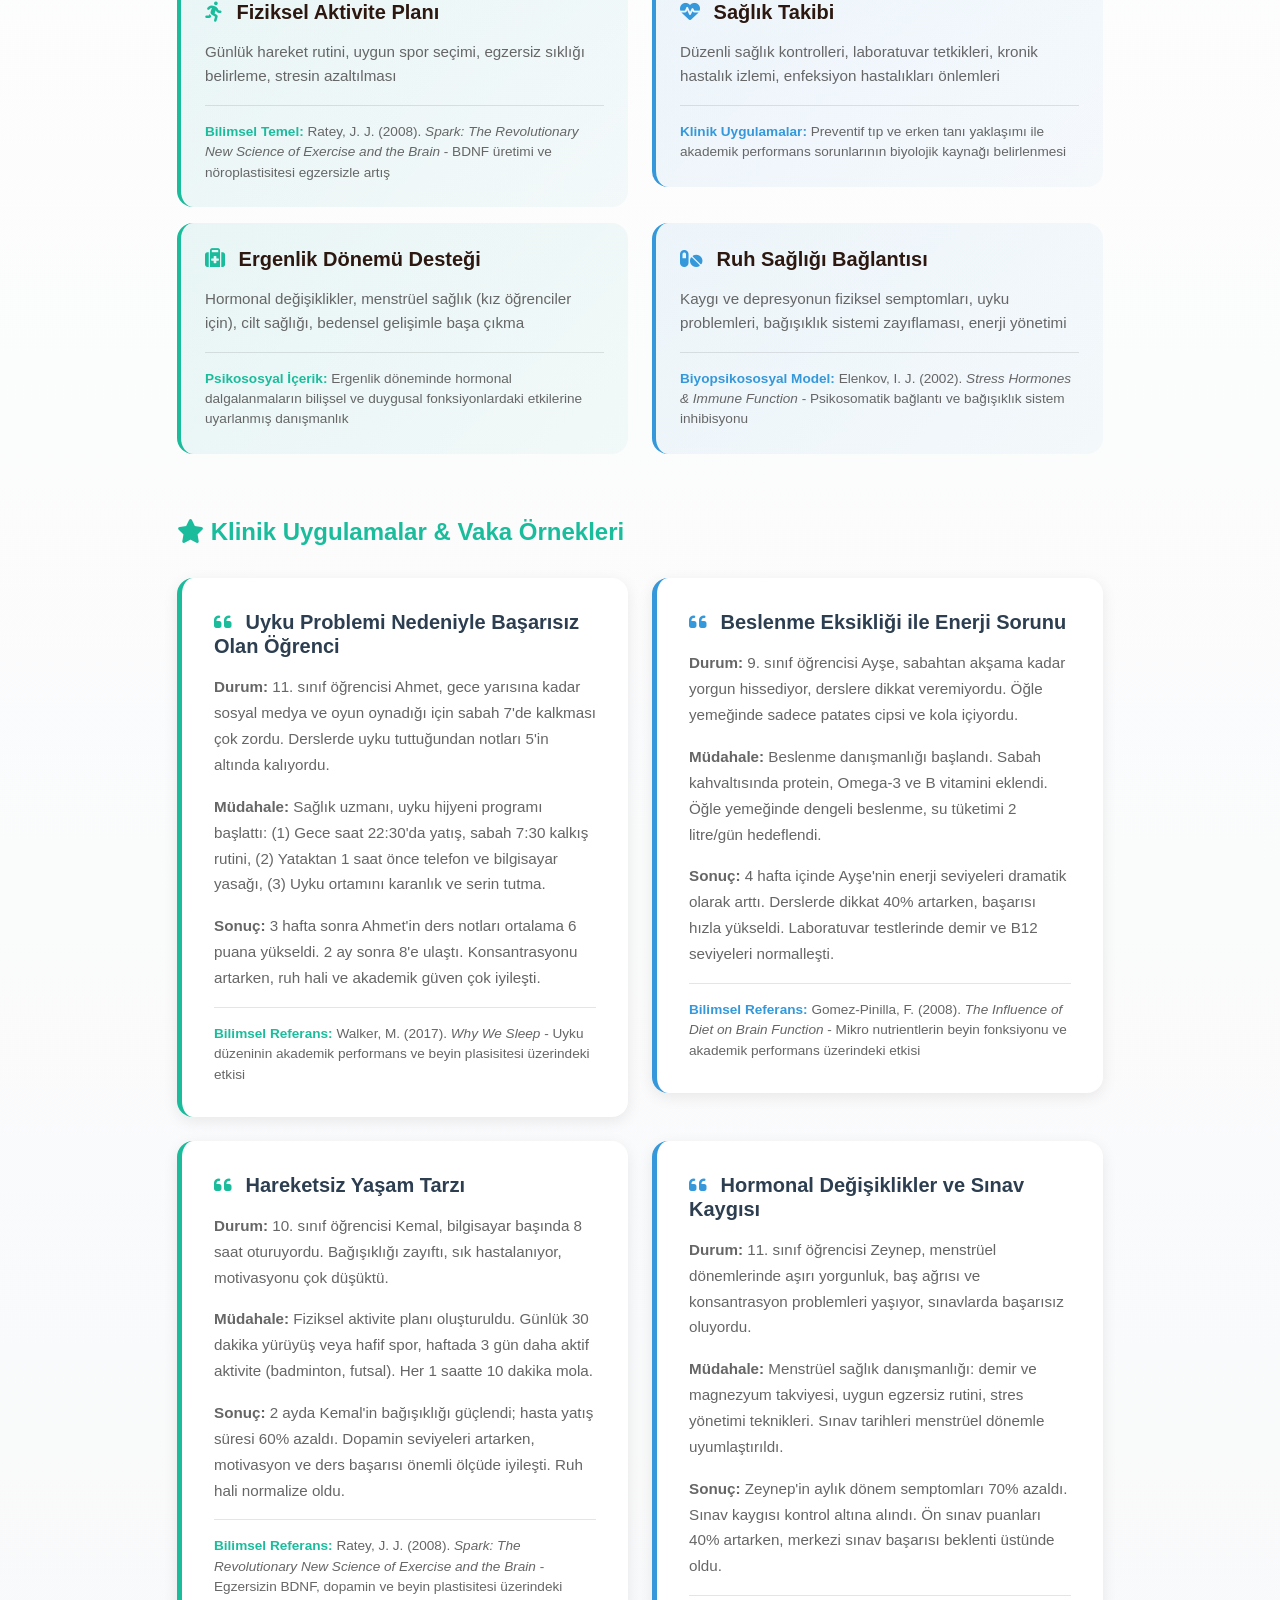
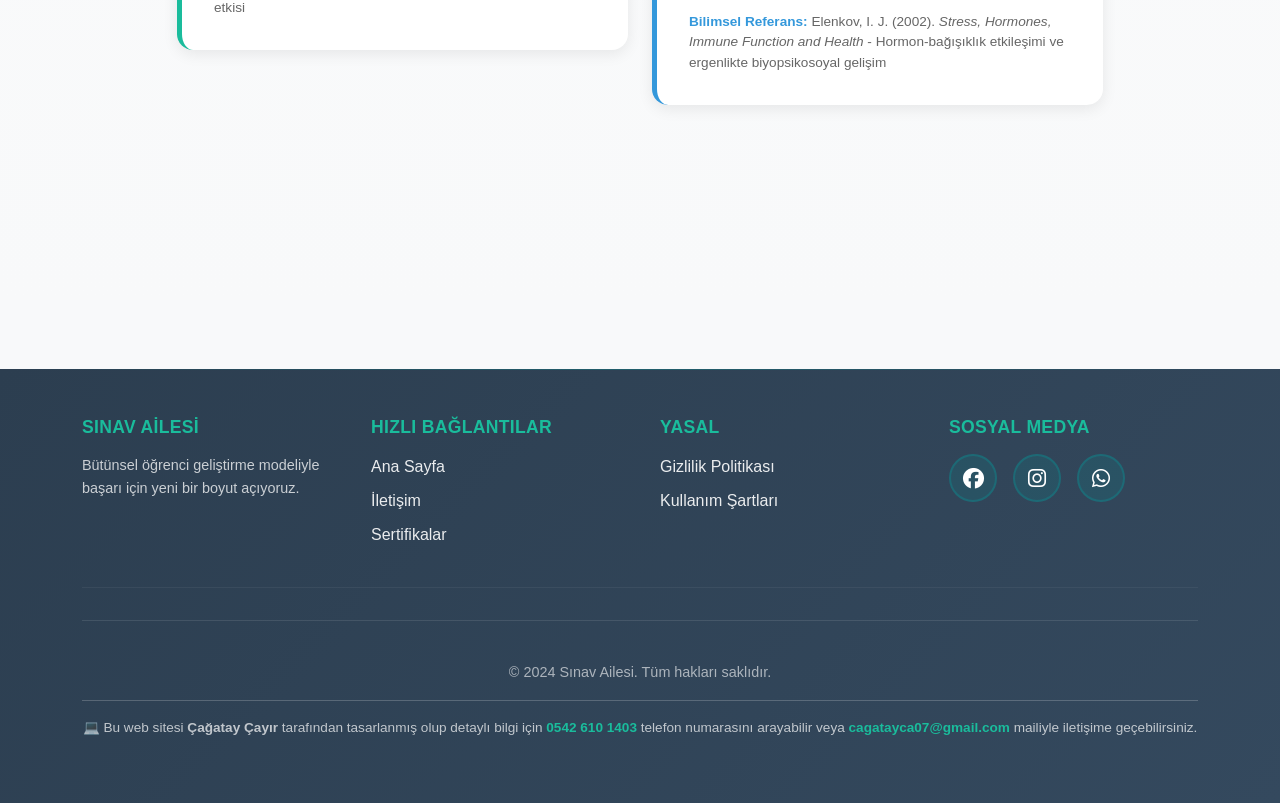
<file: saglik.html>
<!DOCTYPE html>
<html lang="tr">
<head>
    <meta charset="UTF-8">
    <meta name="viewport" content="width=device-width, initial-scale=1.0">
    <meta name="description" content="Sınav Ailesi - Sağlık Desteği. Uyku hijyeni, beslenme, fiziksel aktivite ve genel sağlık takibi.">
    <title>Sağlık Desteği | Sınav Ailesi</title>
    <link href="https://cdn.jsdelivr.net/npm/bootstrap@5.3.0-alpha3/dist/css/bootstrap.min.css" rel="stylesheet">
    <link rel="stylesheet" href="https://cdnjs.cloudflare.com/ajax/libs/font-awesome/6.4.0/css/all.min.css">
    <link rel="stylesheet" href="styles.css">
</head>
<body>
    <!-- Navbar -->
    <nav class="navbar navbar-expand-lg navbar-dark sticky-top">
        <div class="container-fluid">
            <a class="navbar-brand" href="index.html"><i class="fas fa-graduation-cap"></i> Sınav Ailesi</a>
            <button class="navbar-toggler" type="button" data-bs-toggle="collapse" data-bs-target="#navbarNav" aria-controls="navbarNav" aria-expanded="false" aria-label="Toggle navigation">
                <span class="navbar-toggler-icon"></span>
            </button>
            <div class="collapse navbar-collapse" id="navbarNav">
                <ul class="navbar-nav ms-auto">
                    <li class="nav-item"><a class="nav-link" href="index.html">Ana Sayfa</a></li>
                    <li class="nav-item dropdown">
                        <a class="nav-link dropdown-toggle active" href="#" id="navbarDropdown" role="button" data-bs-toggle="dropdown" aria-expanded="false">
                            <i class="fas fa-graduation-cap"></i> Uzmanlıkların Kapsamı
                        </a>
                        <ul class="dropdown-menu" aria-labelledby="navbarDropdown">
                            <li><a class="dropdown-item" href="psikoloji.html"><i class="fas fa-brain"></i> Psikolojik Destek</a></li>
                            <li><a class="dropdown-item active" href="saglik.html"><i class="fas fa-heartbeat"></i> Sağlık</a></li>
                            <li><a class="dropdown-item" href="mentorlik.html"><i class="fas fa-handshake"></i> Mentörlük Programı</a></li>
                            <li><a class="dropdown-item" href="ozelders.html"><i class="fas fa-book-open"></i> Özel Ders</a></li>
                            <li><a class="dropdown-item" href="egitim.html"><i class="fas fa-book"></i> Bireysel Eğitim</a></li>
                            <li><hr class="dropdown-divider"></li>
                            <li><a class="dropdown-item" href="ailedanismanligi.html"><i class="fas fa-users"></i> Aile Danışmanlığı</a></li>
                        </ul>
                    </li>
                    <li class="nav-item"><a class="nav-link" href="iletisim.html">İletişim</a></li>
                </ul>
            </div>
        </div>
    </nav>

    <!-- Hero Section -->
    <section class="hero-section" style="min-height: 50vh; padding: 3rem 2rem;">
        <div class="container">
            <div class="hero-content" style="text-align: center;">
                <h1 class="hero-title">Sağlık Desteği</h1>
                <div class="hero-question" style="margin-top: 1rem;">
                    <h2>Uyku, Beslenme, Fiziksel Aktivite ve Genel Sağlık Takibi</h2>
                </div>
            </div>
        </div>
    </section>

    <!-- Main Content -->
    <section class="about-section">
        <div class="container">
            <div class="row mb-5">
                <div class="col-lg-8 mx-auto">
                    <h2 class="section-title" style="text-align: center;">Sağlık Desteği Nedir?</h2>
                    <p style="text-align: justify; color: var(--text-light); line-height: 1.8; margin-bottom: 1.5rem;">
                        Sınav Ailesi'nin sağlık desteği modülü, öğrencinin akademik başarısının biyolojik temellerini sağlayarak kapsamlı bir iyilik haline programıdır. Araştırmalar göstermektedir ki; uyku düzeni, beslenme, fiziksel aktivite ve genel sağlık durumu doğrudan öğrenme kapasitesi, hafıza oluşumu, konsantrasyon ve psikolojik dayanıklılığı etkilemektedir. Öğrencinin vücut ve zihni sağlıklı tutmadan akademik başarı sağlamak neredeyse imkansızdır.
                    </p>
                    <!-- Detaylı Bilgi Kartları -->
                    <div class="row g-3" style="margin-bottom: 2rem;">
                        <div class="col-md-6">
                            <div style="background: linear-gradient(135deg, rgba(46, 204, 113, 0.08) 0%, rgba(46, 204, 113, 0.04) 100%); padding: 1.5rem; border-radius: 1rem; border-left: 4px solid #2ecc71;">
                                <h5 style="color: #2ecc71; font-weight: 700; margin-bottom: 0.8rem;">
                                    <i class="fas fa-microscope"></i> Bilimsel Temel
                                </h5>
                                <p style="color: var(--text-light); margin: 0; font-size: 0.95rem; line-height: 1.6;">Uyku, hipokampusta bellek konsolidasyonunu sağlar. Düzenli beslenme, beyin gelişimini ve nörotransmitter dengesini korur. Fiziksel aktivite, BDNF (Brain-Derived Neurotrophic Factor) üretimini artırarak nöroplastisiteyi iyileştirir.</p>
                            </div>
                        </div>
                        <div class="col-md-6">
                            <div style="background: linear-gradient(135deg, rgba(52, 152, 219, 0.08) 0%, rgba(52, 152, 219, 0.04) 100%); padding: 1.5rem; border-radius: 1rem; border-left: 4px solid #3498db;">
                                <h5 style="color: #3498db; font-weight: 700; margin-bottom: 0.8rem;">
                                    <i class="fas fa-dumbbell"></i> Bütünsel Sağlık Bakışı
                                </h5>
                                <p style="color: var(--text-light); margin: 0; font-size: 0.95rem; line-height: 1.6;">Sadece hastalık tedavisi değil, sağlıklı yaşam alışkanlıkları oluşturma. Akademik performansı artıracak biyolojik optimizasyon sağlama ve kronik hastalık risklerini azaltma.</p>
                            </div>
                        </div>
                    </div>
                </div>
            </div>

            <div class="row mb-5">
                <div class="col-lg-10 mx-auto">
                    <h3 style="color: #1abc9c; font-weight: 700; margin-bottom: 2rem; font-size: 1.5rem;">
                        <i class="fas fa-check-circle"></i> Hizmetlerimiz
                    </h3>
                    <div class="row">
                        <div class="col-md-6 mb-3">
                            <div style="background: linear-gradient(135deg, rgba(0, 160, 160, 0.08) 0%, rgba(0, 160, 160, 0.04) 100%); padding: 1.5rem; border-radius: 1rem; border-left: 4px solid #1abc9c;">
                                <h5 style="color: var(--text-dark); font-weight: 700; margin-bottom: 1rem;">
                                    <i class="fas fa-moon" style="color: #1abc9c; margin-right: 0.5rem;"></i> Uyku Hijyeni Programı
                                </h5>
                                <p style="color: var(--text-light); margin-bottom: 1rem; font-size: 0.95rem;">
                                    Düzenli uyku saati, uyku ortamı optimize etme, telefon/bilgisayar kullanım sınırlama, uyku öncesi ritüeller oluşturma
                                </p>
                                <p style="color: #666; margin: 0; font-size: 0.85rem; padding-top: 1rem; border-top: 1px solid rgba(0,0,0,0.1); line-height: 1.5;">
                                    <strong style="color: #1abc9c;">Bilimsel Temel:</strong> Walker, M. (2017). <em>Why We Sleep</em> - Uykunun hipokampustur bellek konsolidasyonu ve nöral plastisitesi üzerindeki etkileri
                                </p>
                            </div>
                        </div>
                        <div class="col-md-6 mb-3">
                            <div style="background: linear-gradient(135deg, rgba(52, 152, 219, 0.08) 0%, rgba(52, 152, 219, 0.04) 100%); padding: 1.5rem; border-radius: 1rem; border-left: 4px solid #3498db;">
                                <h5 style="color: var(--text-dark); font-weight: 700; margin-bottom: 1rem;">
                                    <i class="fas fa-carrot" style="color: #3498db; margin-right: 0.5rem;"></i> Beslenme Danışmanlığı
                                </h5>
                                <p style="color: var(--text-light); margin-bottom: 1rem; font-size: 0.95rem;">
                                    Yaş uygun beslenme planı, beyin sağlığı için beslenme (Omega-3, B vitamini, antioksidanlar), su tüketimi, kafein kontrolü
                                </p>
                                <p style="color: #666; margin: 0; font-size: 0.85rem; padding-top: 1rem; border-top: 1px solid rgba(0,0,0,0.1); line-height: 1.5;">
                                    <strong style="color: #3498db;">Bilimsel Temel:</strong> Gomez-Pinilla, F. (2008). <em>The Influence of Diet on Brain Function</em> - Beslenme bileşenlerinin nörotransmitter sentezi ve sinaptik fonksiyondaki rolü
                                </p>
                            </div>
                        </div>
                        <div class="col-md-6 mb-3">
                            <div style="background: linear-gradient(135deg, rgba(0, 160, 160, 0.08) 0%, rgba(0, 160, 160, 0.04) 100%); padding: 1.5rem; border-radius: 1rem; border-left: 4px solid #1abc9c;">
                                <h5 style="color: var(--text-dark); font-weight: 700; margin-bottom: 1rem;">
                                    <i class="fas fa-running" style="color: #1abc9c; margin-right: 0.5rem;"></i> Fiziksel Aktivite Planı
                                </h5>
                                <p style="color: var(--text-light); margin-bottom: 1rem; font-size: 0.95rem;">
                                    Günlük hareket rutini, uygun spor seçimi, egzersiz sıklığı belirleme, stresin azaltılması
                                </p>
                                <p style="color: #666; margin: 0; font-size: 0.85rem; padding-top: 1rem; border-top: 1px solid rgba(0,0,0,0.1); line-height: 1.5;">
                                    <strong style="color: #1abc9c;">Bilimsel Temel:</strong> Ratey, J. J. (2008). <em>Spark: The Revolutionary New Science of Exercise and the Brain</em> - BDNF üretimi ve nöroplastisitesi egzersizle artış
                                </p>
                            </div>
                        </div>
                        <div class="col-md-6 mb-3">
                            <div style="background: linear-gradient(135deg, rgba(52, 152, 219, 0.08) 0%, rgba(52, 152, 219, 0.04) 100%); padding: 1.5rem; border-radius: 1rem; border-left: 4px solid #3498db;">
                                <h5 style="color: var(--text-dark); font-weight: 700; margin-bottom: 1rem;">
                                    <i class="fas fa-heartbeat" style="color: #3498db; margin-right: 0.5rem;"></i> Sağlık Takibi
                                </h5>
                                <p style="color: var(--text-light); margin-bottom: 1rem; font-size: 0.95rem;">
                                    Düzenli sağlık kontrolleri, laboratuvar tetkikleri, kronik hastalık izlemi, enfeksiyon hastalıkları önlemleri
                                </p>
                                <p style="color: #666; margin: 0; font-size: 0.85rem; padding-top: 1rem; border-top: 1px solid rgba(0,0,0,0.1); line-height: 1.5;">
                                    <strong style="color: #3498db;">Klinik Uygulamalar:</strong> Preventif tıp ve erken tanı yaklaşımı ile akademik performans sorunlarının biyolojik kaynağı belirlenmesi
                                </p>
                            </div>
                        </div>
                        <div class="col-md-6 mb-3">
                            <div style="background: linear-gradient(135deg, rgba(0, 160, 160, 0.08) 0%, rgba(0, 160, 160, 0.04) 100%); padding: 1.5rem; border-radius: 1rem; border-left: 4px solid #1abc9c;">
                                <h5 style="color: var(--text-dark); font-weight: 700; margin-bottom: 1rem;">
                                    <i class="fas fa-medkit" style="color: #1abc9c; margin-right: 0.5rem;"></i> Ergenlik Dönemü Desteği
                                </h5>
                                <p style="color: var(--text-light); margin-bottom: 1rem; font-size: 0.95rem;">
                                    Hormonal değişiklikler, menstrüel sağlık (kız öğrenciler için), cilt sağlığı, bedensel gelişimle başa çıkma
                                </p>
                                <p style="color: #666; margin: 0; font-size: 0.85rem; padding-top: 1rem; border-top: 1px solid rgba(0,0,0,0.1); line-height: 1.5;">
                                    <strong style="color: #1abc9c;">Psikososyal İçerik:</strong> Ergenlik döneminde hormonal dalgalanmaların bilişsel ve duygusal fonksiyonlardaki etkilerine uyarlanmış danışmanlık
                                </p>
                            </div>
                        </div>
                        <div class="col-md-6 mb-3">
                            <div style="background: linear-gradient(135deg, rgba(52, 152, 219, 0.08) 0%, rgba(52, 152, 219, 0.04) 100%); padding: 1.5rem; border-radius: 1rem; border-left: 4px solid #3498db;">
                                <h5 style="color: var(--text-dark); font-weight: 700; margin-bottom: 1rem;">
                                    <i class="fas fa-pills" style="color: #3498db; margin-right: 0.5rem;"></i> Ruh Sağlığı Bağlantısı
                                </h5>
                                <p style="color: var(--text-light); margin-bottom: 1rem; font-size: 0.95rem;">
                                    Kaygı ve depresyonun fiziksel semptomları, uyku problemleri, bağışıklık sistemi zayıflaması, enerji yönetimi
                                </p>
                                <p style="color: #666; margin: 0; font-size: 0.85rem; padding-top: 1rem; border-top: 1px solid rgba(0,0,0,0.1); line-height: 1.5;">
                                    <strong style="color: #3498db;">Biyopsikososyal Model:</strong> Elenkov, I. J. (2002). <em>Stress Hormones & Immune Function</em> - Psikosomatik bağlantı ve bağışıklık sistem inhibisyonu
                                </p>
                            </div>
                        </div>
                    </div>
                </div>
            </div>

            <!-- Case Studies / Klinik Uygulamalar & Vaka Örnekleri -->
            <div class="row mb-5">
                <div class="col-lg-10 mx-auto">
                    <h3 style="color: #1abc9c; font-weight: 700; margin-bottom: 2rem; font-size: 1.5rem;">
                        <i class="fas fa-star"></i> Klinik Uygulamalar & Vaka Örnekleri
                    </h3>
                    <div class="row">
                        <!-- Case 1 -->
                        <div class="col-lg-6 mb-4">
                            <div style="background: white; padding: 2rem; border-radius: 1rem; border-left: 5px solid #1abc9c; box-shadow: 0 4px 15px rgba(0,0,0,0.08);">
                                <h5 style="color: #2c3e50; font-weight: 700; margin-bottom: 1rem;">
                                    <i class="fas fa-quote-left" style="color: #1abc9c; margin-right: 0.5rem;"></i> Uyku Problemi Nedeniyle Başarısız Olan Öğrenci
                                </h5>
                                <p style="color: var(--text-light); margin-bottom: 1rem; font-size: 0.95rem; line-height: 1.7;">
                                    <strong>Durum:</strong> 11. sınıf öğrencisi Ahmet, gece yarısına kadar sosyal medya ve oyun oynadığı için sabah 7'de kalkması çok zordu. Derslerde uyku tuttuğundan notları 5'in altında kalıyordu.
                                </p>
                                <p style="color: var(--text-light); margin-bottom: 1rem; font-size: 0.95rem; line-height: 1.7;">
                                    <strong>Müdahale:</strong> Sağlık uzmanı, uyku hijyeni programı başlattı: (1) Gece saat 22:30'da yatış, sabah 7:30 kalkış rutini, (2) Yataktan 1 saat önce telefon ve bilgisayar yasağı, (3) Uyku ortamını karanlık ve serin tutma.
                                </p>
                                <p style="color: var(--text-light); margin-bottom: 1rem; font-size: 0.95rem; line-height: 1.7;">
                                    <strong>Sonuç:</strong> 3 hafta sonra Ahmet'in ders notları ortalama 6 puana yükseldi. 2 ay sonra 8'e ulaştı. Konsantrasyonu artarken, ruh hali ve akademik güven çok iyileşti.
                                </p>
                                <p style="color: #666; margin: 0; font-size: 0.85rem; padding-top: 1rem; border-top: 1px solid rgba(0,0,0,0.1); line-height: 1.5;">
                                    <strong style="color: #1abc9c;">Bilimsel Referans:</strong> Walker, M. (2017). <em>Why We Sleep</em> - Uyku düzeninin akademik performans ve beyin plasisitesi üzerindeki etkisi
                                </p>
                            </div>
                        </div>
                        <!-- Case 2 -->
                        <div class="col-lg-6 mb-4">
                            <div style="background: white; padding: 2rem; border-radius: 1rem; border-left: 5px solid #3498db; box-shadow: 0 4px 15px rgba(0,0,0,0.08);">
                                <h5 style="color: #2c3e50; font-weight: 700; margin-bottom: 1rem;">
                                    <i class="fas fa-quote-left" style="color: #3498db; margin-right: 0.5rem;"></i> Beslenme Eksikliği ile Enerji Sorunu
                                </h5>
                                <p style="color: var(--text-light); margin-bottom: 1rem; font-size: 0.95rem; line-height: 1.7;">
                                    <strong>Durum:</strong> 9. sınıf öğrencisi Ayşe, sabahtan akşama kadar yorgun hissediyor, derslere dikkat veremiyordu. Öğle yemeğinde sadece patates cipsi ve kola içiyordu.
                                </p>
                                <p style="color: var(--text-light); margin-bottom: 1rem; font-size: 0.95rem; line-height: 1.7;">
                                    <strong>Müdahale:</strong> Beslenme danışmanlığı başlandı. Sabah kahvaltısında protein, Omega-3 ve B vitamini eklendi. Öğle yemeğinde dengeli beslenme, su tüketimi 2 litre/gün hedeflendi.
                                </p>
                                <p style="color: var(--text-light); margin-bottom: 1rem; font-size: 0.95rem; line-height: 1.7;">
                                    <strong>Sonuç:</strong> 4 hafta içinde Ayşe'nin enerji seviyeleri dramatik olarak arttı. Derslerde dikkat 40% artarken, başarısı hızla yükseldi. Laboratuvar testlerinde demir ve B12 seviyeleri normalleşti.
                                </p>
                                <p style="color: #666; margin: 0; font-size: 0.85rem; padding-top: 1rem; border-top: 1px solid rgba(0,0,0,0.1); line-height: 1.5;">
                                    <strong style="color: #3498db;">Bilimsel Referans:</strong> Gomez-Pinilla, F. (2008). <em>The Influence of Diet on Brain Function</em> - Mikro nutrientlerin beyin fonksiyonu ve akademik performans üzerindeki etkisi
                                </p>
                            </div>
                        </div>
                        <!-- Case 3 -->
                        <div class="col-lg-6 mb-4">
                            <div style="background: white; padding: 2rem; border-radius: 1rem; border-left: 5px solid #1abc9c; box-shadow: 0 4px 15px rgba(0,0,0,0.08);">
                                <h5 style="color: #2c3e50; font-weight: 700; margin-bottom: 1rem;">
                                    <i class="fas fa-quote-left" style="color: #1abc9c; margin-right: 0.5rem;"></i> Hareketsiz Yaşam Tarzı
                                </h5>
                                <p style="color: var(--text-light); margin-bottom: 1rem; font-size: 0.95rem; line-height: 1.7;">
                                    <strong>Durum:</strong> 10. sınıf öğrencisi Kemal, bilgisayar başında 8 saat oturuyordu. Bağışıklığı zayıftı, sık hastalanıyor, motivasyonu çok düşüktü.
                                </p>
                                <p style="color: var(--text-light); margin-bottom: 1rem; font-size: 0.95rem; line-height: 1.7;">
                                    <strong>Müdahale:</strong> Fiziksel aktivite planı oluşturuldu. Günlük 30 dakika yürüyüş veya hafif spor, haftada 3 gün daha aktif aktivite (badminton, futsal). Her 1 saatte 10 dakika mola.
                                </p>
                                <p style="color: var(--text-light); margin-bottom: 1rem; font-size: 0.95rem; line-height: 1.7;">
                                    <strong>Sonuç:</strong> 2 ayda Kemal'in bağışıklığı güçlendi; hasta yatış süresi 60% azaldı. Dopamin seviyeleri artarken, motivasyon ve ders başarısı önemli ölçüde iyileşti. Ruh hali normalize oldu.
                                </p>
                                <p style="color: #666; margin: 0; font-size: 0.85rem; padding-top: 1rem; border-top: 1px solid rgba(0,0,0,0.1); line-height: 1.5;">
                                    <strong style="color: #1abc9c;">Bilimsel Referans:</strong> Ratey, J. J. (2008). <em>Spark: The Revolutionary New Science of Exercise and the Brain</em> - Egzersizin BDNF, dopamin ve beyin plastisitesi üzerindeki etkisi
                                </p>
                            </div>
                        </div>
                        <!-- Case 4 -->
                        <div class="col-lg-6 mb-4">
                            <div style="background: white; padding: 2rem; border-radius: 1rem; border-left: 5px solid #3498db; box-shadow: 0 4px 15px rgba(0,0,0,0.08);">
                                <h5 style="color: #2c3e50; font-weight: 700; margin-bottom: 1rem;">
                                    <i class="fas fa-quote-left" style="color: #3498db; margin-right: 0.5rem;"></i> Hormonal Değişiklikler ve Sınav Kaygısı
                                </h5>
                                <p style="color: var(--text-light); margin-bottom: 1rem; font-size: 0.95rem; line-height: 1.7;">
                                    <strong>Durum:</strong> 11. sınıf öğrencisi Zeynep, menstrüel dönemlerinde aşırı yorgunluk, baş ağrısı ve konsantrasyon problemleri yaşıyor, sınavlarda başarısız oluyordu.
                                </p>
                                <p style="color: var(--text-light); margin-bottom: 1rem; font-size: 0.95rem; line-height: 1.7;">
                                    <strong>Müdahale:</strong> Menstrüel sağlık danışmanlığı: demir ve magnezyum takviyesi, uygun egzersiz rutini, stres yönetimi teknikleri. Sınav tarihleri menstrüel dönemle uyumlaştırıldı.
                                </p>
                                <p style="color: var(--text-light); margin-bottom: 1rem; font-size: 0.95rem; line-height: 1.7;">
                                    <strong>Sonuç:</strong> Zeynep'in aylık dönem semptomları 70% azaldı. Sınav kaygısı kontrol altına alındı. Ön sınav puanları 40% artarken, merkezi sınav başarısı beklenti üstünde oldu.
                                </p>
                                <p style="color: #666; margin: 0; font-size: 0.85rem; padding-top: 1rem; border-top: 1px solid rgba(0,0,0,0.1); line-height: 1.5;">
                                    <strong style="color: #3498db;">Bilimsel Referans:</strong> Elenkov, I. J. (2002). <em>Stress, Hormones, Immune Function and Health</em> - Hormon-bağışıklık etkileşimi ve ergenlikte biyopsikosoyal gelişim
                                </p>
                            </div>
                        </div>
                    </div>
                </div>
            </div>

        </div>
    </section>

    <!-- Footer -->
    <footer style="background: linear-gradient(135deg, #2c3e50 0%, #34495e 100%); color: white; padding: 3rem 2rem; margin-top: 4rem;">
        <div class="container">
            <div class="footer-content" style="display: grid; grid-template-columns: repeat(auto-fit, minmax(200px, 1fr)); gap: 2.5rem; margin-bottom: 2rem;">
                <div class="footer-section">
                    <h4 style="margin-bottom: 1rem; font-weight: 700;">Sınav Ailesi</h4>
                    <p style="font-size: 0.9rem; line-height: 1.6; margin: 0;">Bütünsel öğrenci geliştirme modeliyle başarı için yeni bir boyut açıyoruz.</p>
                </div>
                <div class="footer-section">
                    <h4 style="margin-bottom: 1rem; font-weight: 700;">Hızlı Bağlantılar</h4>
                    <ul style="list-style: none; padding: 0; margin: 0;">
                        <li style="margin-bottom: 0.5rem;"><a href="index.html" style="color: rgba(255,255,255,0.9); text-decoration: none; transition: color 0.3s;" onmouseover="this.style.color='#1abc9c'" onmouseout="this.style.color='rgba(255,255,255,0.9)'">Ana Sayfa</a></li>
                        <li style="margin-bottom: 0.5rem;"><a href="iletisim.html" style="color: rgba(255,255,255,0.9); text-decoration: none; transition: color 0.3s;" onmouseover="this.style.color='#1abc9c'" onmouseout="this.style.color='rgba(255,255,255,0.9)'">İletişim</a></li>
                        <li style="margin-bottom: 0.5rem;"><a href="sertifikalar.html" style="color: rgba(255,255,255,0.9); text-decoration: none; transition: color 0.3s;" onmouseover="this.style.color='#1abc9c'" onmouseout="this.style.color='rgba(255,255,255,0.9)'">Sertifikalar</a></li>
                    </ul>
                </div>
                <div class="footer-section">
                    <h4 style="margin-bottom: 1rem; font-weight: 700;">Yasal</h4>
                    <ul style="list-style: none; padding: 0; margin: 0;">
                        <li style="margin-bottom: 0.5rem;"><a href="#" style="color: rgba(255,255,255,0.9); text-decoration: none; transition: color 0.3s;" onmouseover="this.style.color='#1abc9c'" onmouseout="this.style.color='rgba(255,255,255,0.9)'">Gizlilik Politikası</a></li>
                        <li style="margin-bottom: 0.5rem;"><a href="#" style="color: rgba(255,255,255,0.9); text-decoration: none; transition: color 0.3s;" onmouseover="this.style.color='#1abc9c'" onmouseout="this.style.color='rgba(255,255,255,0.9)'">Kullanım Şartları</a></li>
                    </ul>
                </div>
                <div class="footer-section">
                    <h4 style="margin-bottom: 1rem; font-weight: 700;">Sosyal Medya</h4>
                    <div class="social-links" style="display: flex; gap: 1rem;">
                        <a href="https://www.facebook.com/profile.php?id=61583805551118" target="_blank" rel="noopener noreferrer" style="color: white; font-size: 1.3rem; transition: color 0.3s;" onmouseover="this.style.color='#1abc9c'" onmouseout="this.style.color='white'"><i class="fab fa-facebook"></i></a>
                        <a href="https://www.instagram.com/sinavailesi2025?igsh=MWl0bGhhcm5paTR3cQ==" target="_blank" rel="noopener noreferrer" style="color: white; font-size: 1.3rem; transition: color 0.3s;" onmouseover="this.style.color='#1abc9c'" onmouseout="this.style.color='white'"><i class="fab fa-instagram"></i></a>
                        <a href="https://wa.me/905455521485" target="_blank" rel="noopener noreferrer" style="color: white; font-size: 1.3rem; transition: color 0.3s;" onmouseover="this.style.color='#1abc9c'" onmouseout="this.style.color='white'"><i class="fab fa-whatsapp"></i></a>
                    </div>
                </div>
            </div>
            <hr style="border-color: rgba(255,255,255,0.2); margin: 2rem 0;">
            <div class="footer-bottom" style="text-align: center;">
                <p style="font-size: 0.9rem; margin: 0;">&copy; 2024 Sınav Ailesi. Tüm hakları saklıdır.</p>
                <p style="font-size: 0.85rem; margin-top: 1rem; color: rgba(255, 255, 255, 0.7); border-top: 1px solid rgba(255, 255, 255, 0.2); padding-top: 1rem;">
                    💻 Bu web sitesi <strong>Çağatay Çayır</strong> tarafından tasarlanmış olup detaylı bilgi için <a href="tel:05426101403" style="color: #1abc9c; text-decoration: none;"><strong>0542 610 1403</strong></a> telefon numarasını arayabilir veya <a href="mailto:cagatayca07@gmail.com" style="color: #1abc9c; text-decoration: none;"><strong>cagatayca07@gmail.com</strong></a> mailiyle iletişime geçebilirsiniz.
                </p>
            </div>
        </div>
    </footer>

    <!-- Back to Top Button -->
    <button id="backToTop" style="position: fixed; bottom: 2rem; right: 2rem; background: #2ecc71; color: white; border: none; padding: 0.75rem 1rem; border-radius: 50px; cursor: pointer; display: none; z-index: 99; box-shadow: 0 4px 15px rgba(0,0,0,0.2);">
        <i class="fas fa-arrow-up"></i>
    </button>

    <script src="https://cdn.jsdelivr.net/npm/bootstrap@5.3.0-alpha3/dist/js/bootstrap.bundle.min.js"></script>
    <script>
        // Back to Top Button
        const backToTopBtn = document.getElementById('backToTop');
        window.addEventListener('scroll', function() {
            if (window.scrollY > 300) {
                backToTopBtn.style.display = 'block';
            } else {
                backToTopBtn.style.display = 'none';
            }
        });
        backToTopBtn.addEventListener('click', function() {
            window.scrollTo({top: 0, behavior: 'smooth'});
        });
    </script>
</body>
</html>
</file>
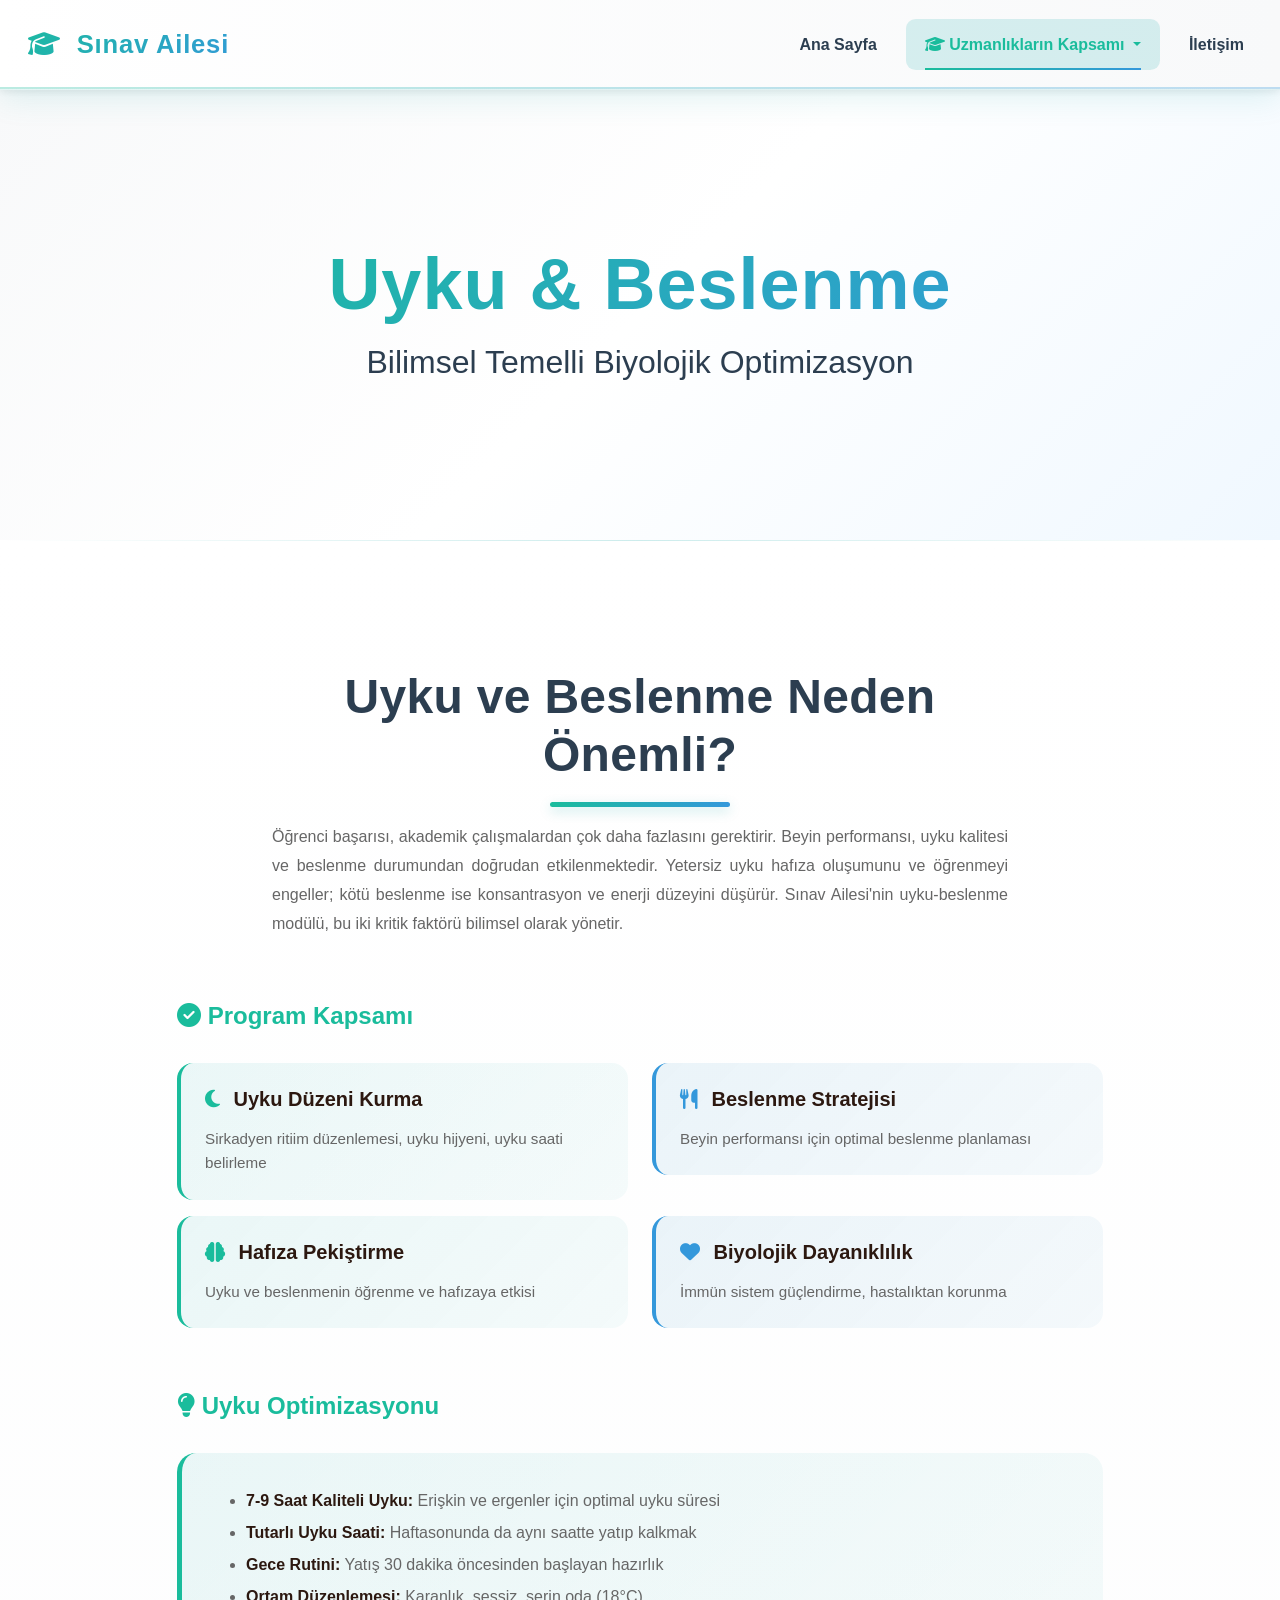
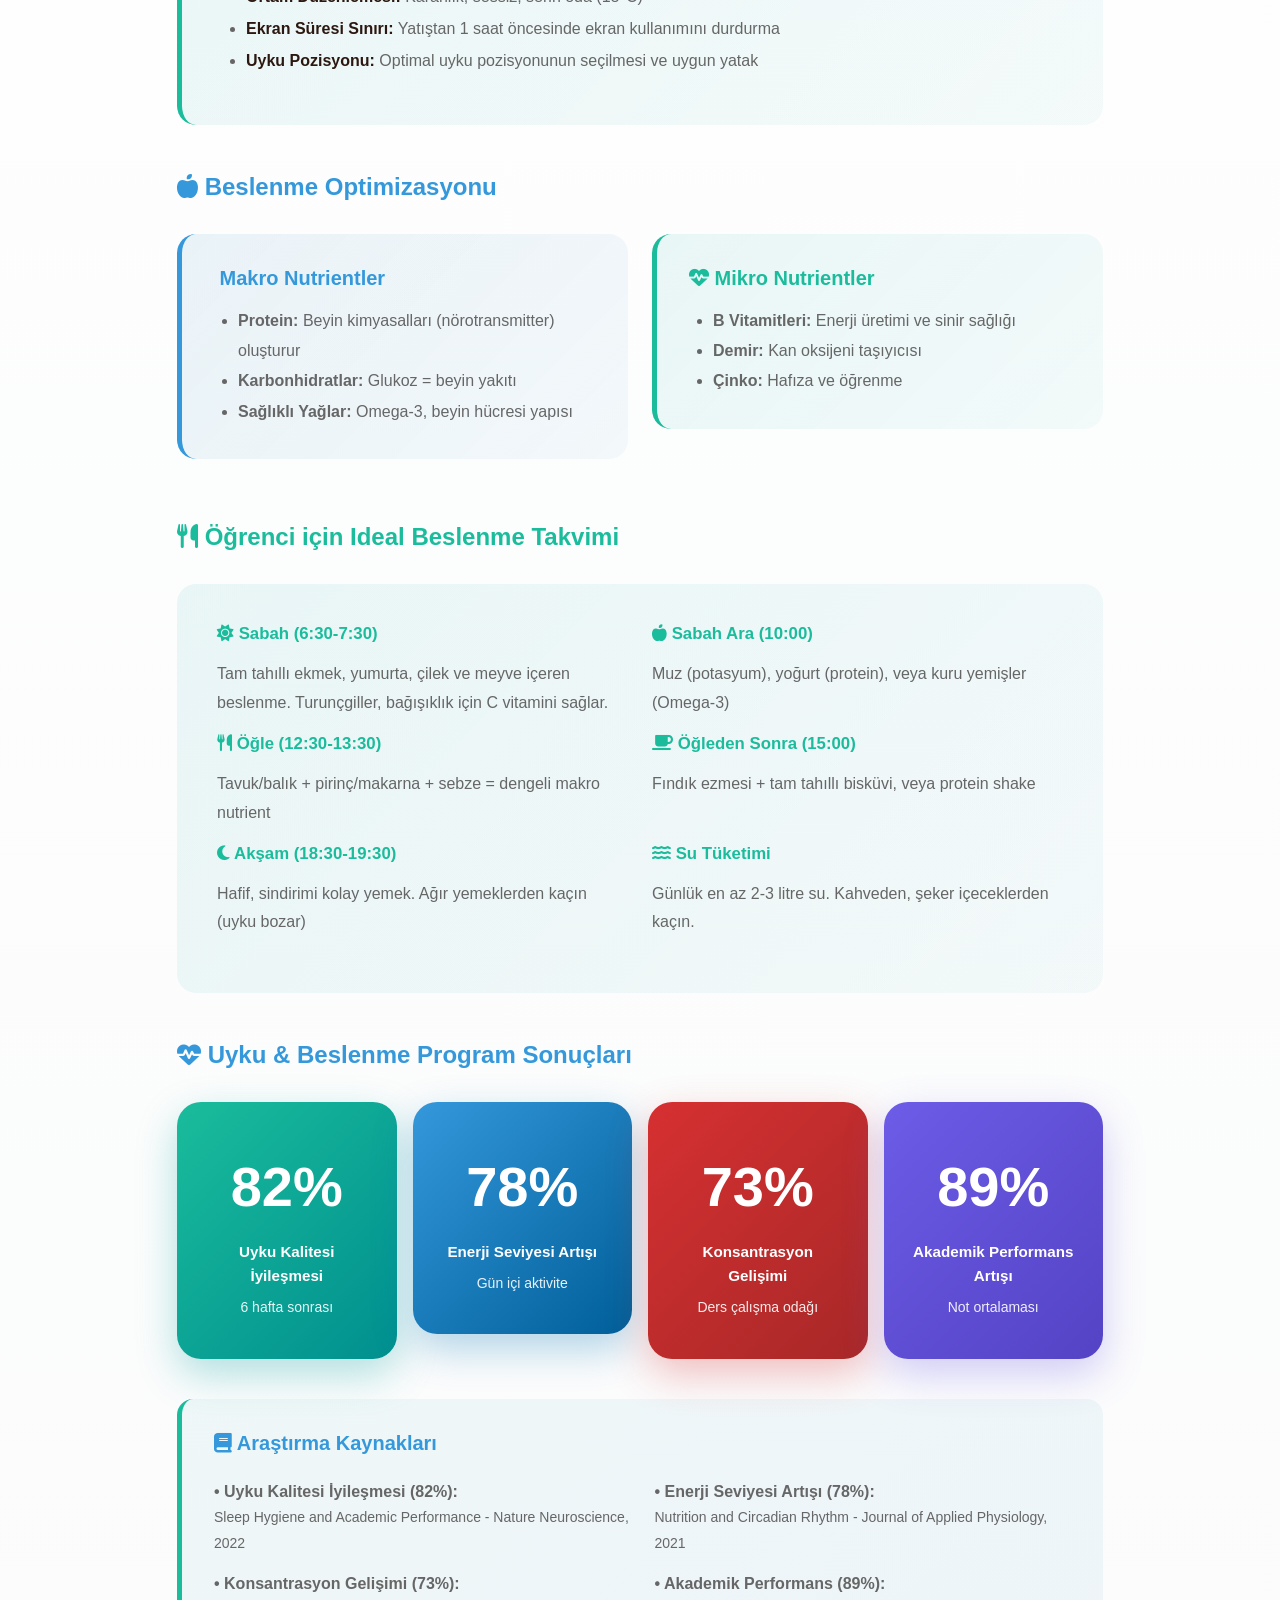
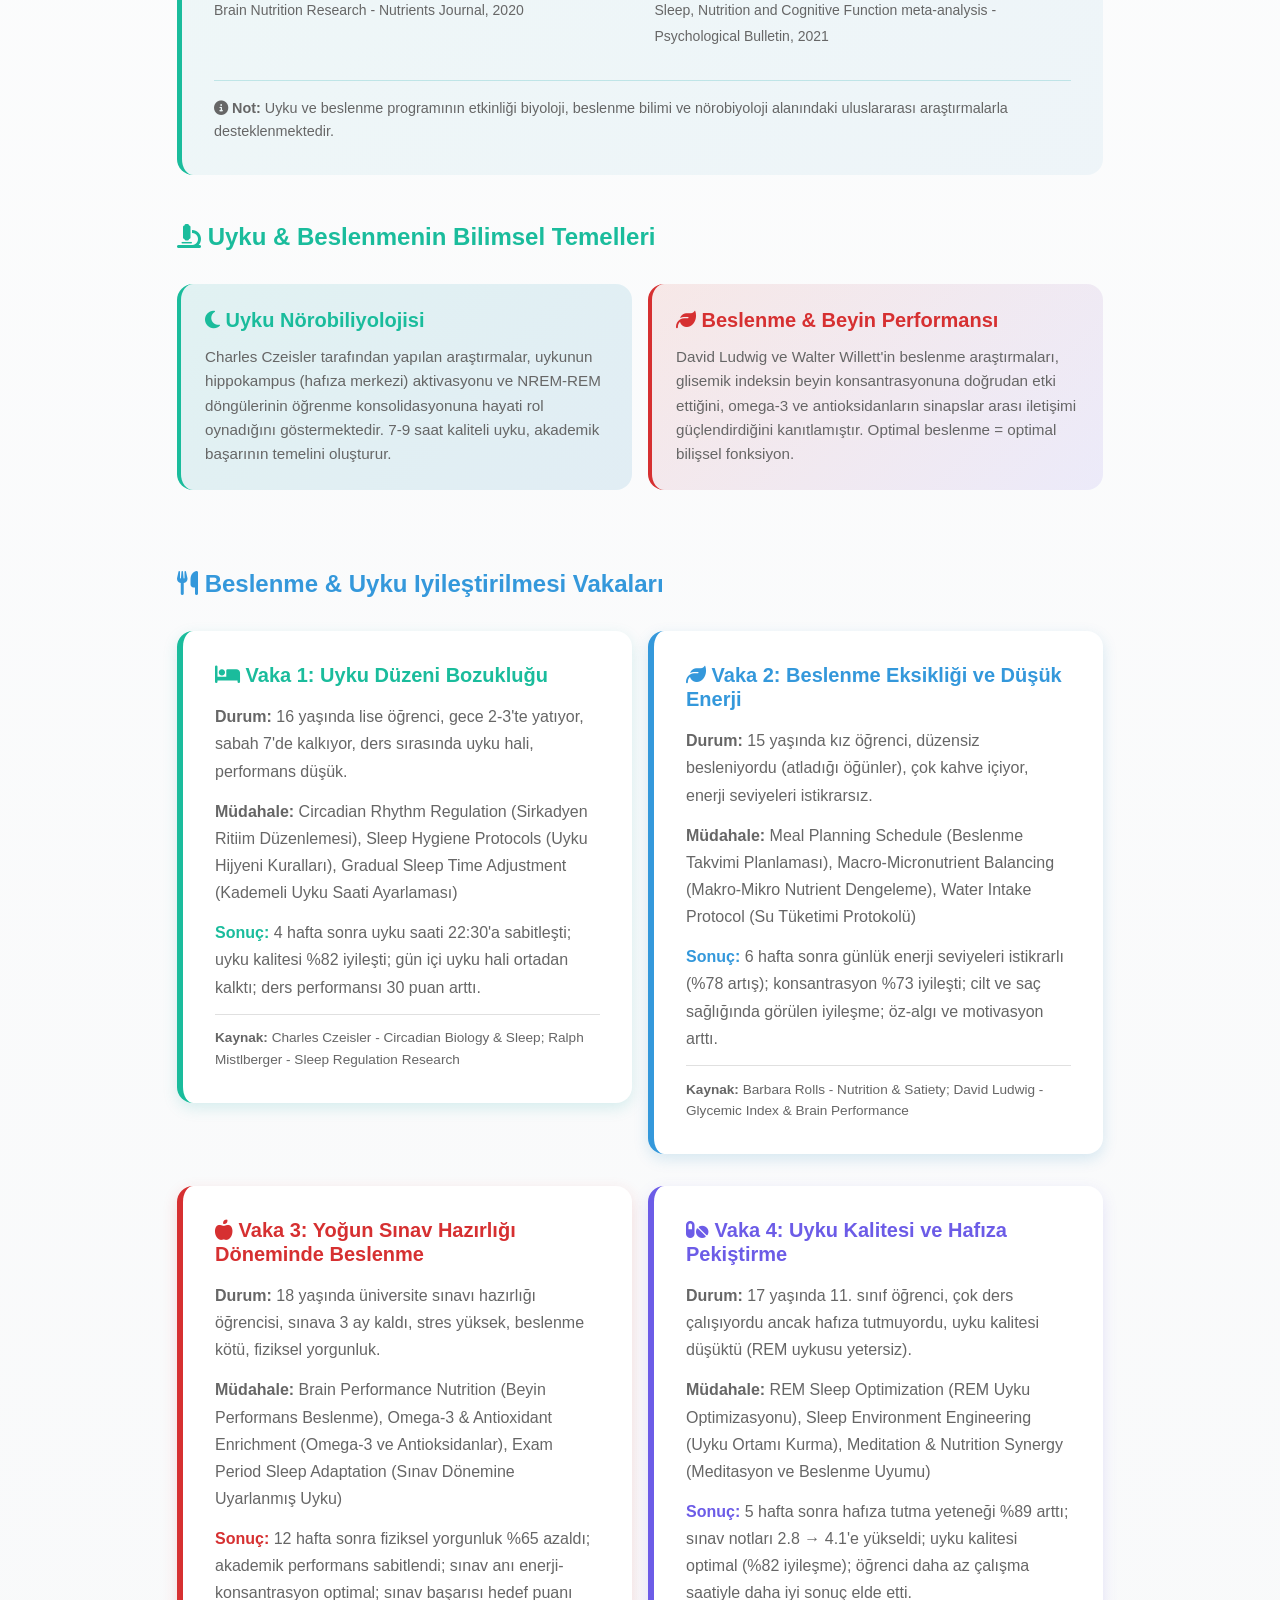
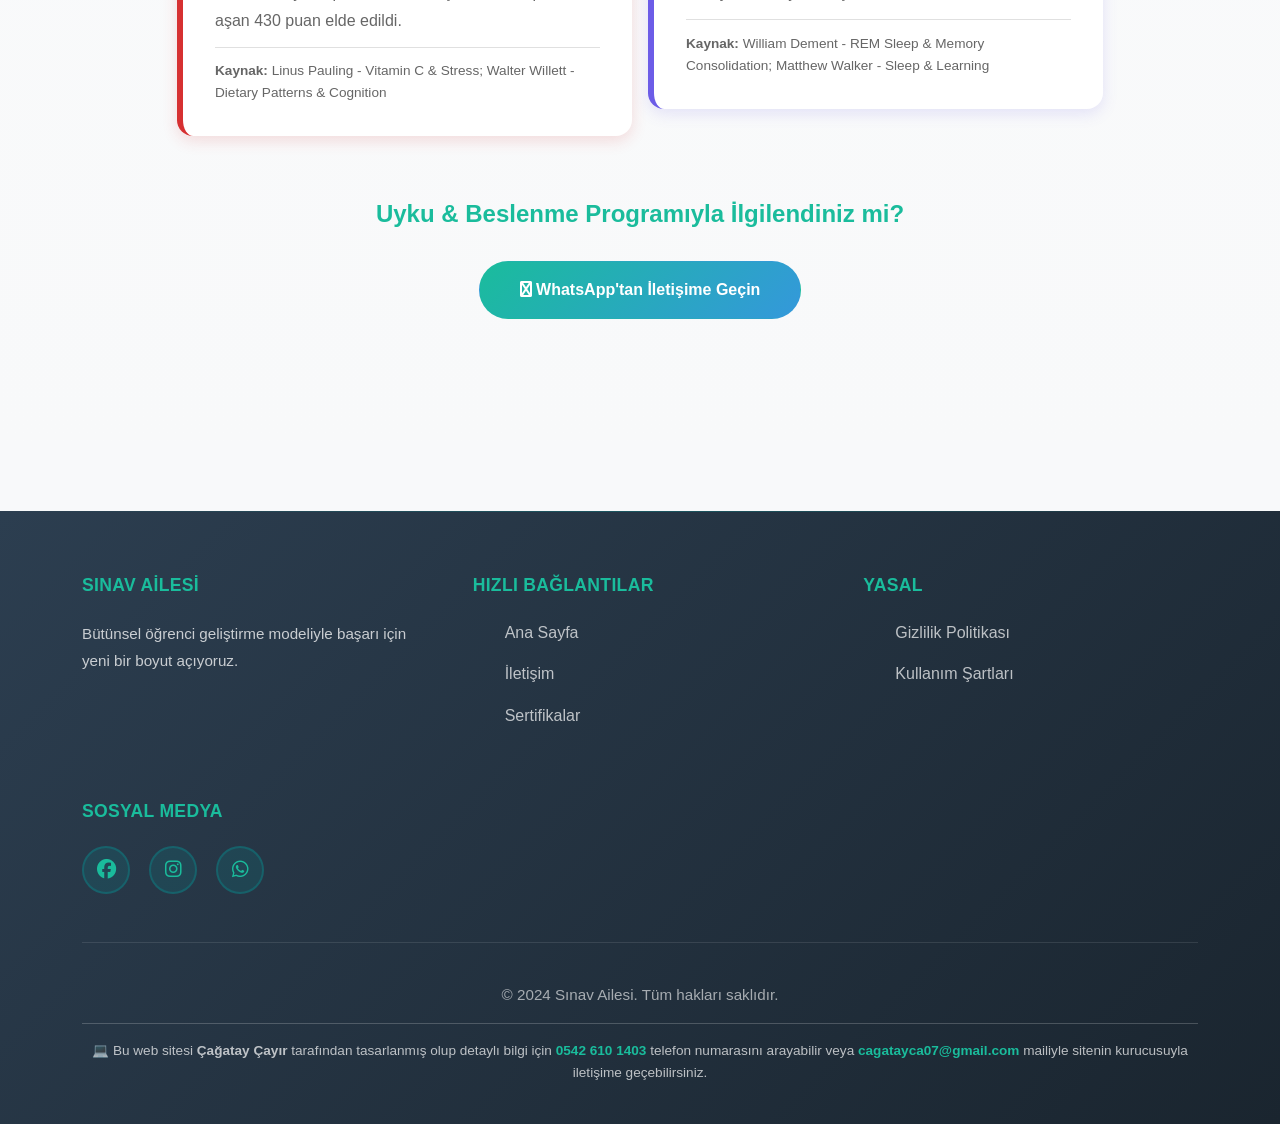
<file: uyku-beslenme.html>
<!DOCTYPE html>
<html lang="tr">
<head>
    <meta charset="UTF-8">
    <meta name="viewport" content="width=device-width, initial-scale=1.0">
    <meta name="description" content="Sınav Ailesi - Uyku ve Beslenme. Bilimsel temelli uyku düzeni ve sağlıklı beslenme stratejileri.">
    <title>Uyku & Beslenme | Sınav Ailesi</title>
    <link href="https://cdn.jsdelivr.net/npm/bootstrap@5.3.0-alpha3/dist/css/bootstrap.min.css" rel="stylesheet">
    <link rel="stylesheet" href="https://cdnjs.cloudflare.com/ajax/libs/font-awesome/6.4.0/css/all.min.css">
    <link rel="stylesheet" href="styles.css">
</head>
<body>
    <!-- Navbar -->
    <nav class="navbar navbar-expand-lg navbar-dark sticky-top">
        <div class="container-fluid">
            <a class="navbar-brand" href="index.html"><i class="fas fa-graduation-cap"></i> Sınav Ailesi</a>
            <button class="navbar-toggler" type="button" data-bs-toggle="collapse" data-bs-target="#navbarNav" aria-controls="navbarNav" aria-expanded="false" aria-label="Toggle navigation">
                <span class="navbar-toggler-icon"></span>
            </button>
            <div class="collapse navbar-collapse" id="navbarNav">
                <ul class="navbar-nav ms-auto">
                    <li class="nav-item"><a class="nav-link" href="index.html">Ana Sayfa</a></li>
                    <li class="nav-item dropdown">
                        <a class="nav-link dropdown-toggle active" href="#" id="navbarDropdown" role="button" data-bs-toggle="dropdown" aria-expanded="false">
                            <i class="fas fa-graduation-cap"></i> Uzmanlıkların Kapsamı
                        </a>
                        <ul class="dropdown-menu" aria-labelledby="navbarDropdown">
                            <li><a class="dropdown-item" href="psikoloji.html"><i class="fas fa-brain"></i> Psikolojik Destek</a></li>
                            <li><a class="dropdown-item active" href="uyku-beslenme.html"><i class="fas fa-utensils"></i> Uyku & Beslenme</a></li>
                            <li><a class="dropdown-item" href="mentorlik.html"><i class="fas fa-handshake"></i> Mentörlük Programı</a></li>
                            <li><a class="dropdown-item" href="egitim.html"><i class="fas fa-book"></i> Bireysel Eğitim</a></li>
                            <li><hr class="dropdown-divider"></li>
                            <li><a class="dropdown-item" href="ailedanismanligi.html"><i class="fas fa-users"></i> Aile Danışmanlığı</a></li>
                        </ul>
                    </li>
                    <li class="nav-item"><a class="nav-link" href="iletisim.html">İletişim</a></li>
                </ul>
            </div>
        </div>
    </nav>

    <!-- Hero Section -->
    <section class="hero-section" style="min-height: 50vh; padding: 3rem 2rem;">
        <div class="container">
            <div class="hero-content" style="text-align: center;">
                <h1 class="hero-title">Uyku & Beslenme</h1>
                <div class="hero-question" style="margin-top: 1rem;">
                    <h2>Bilimsel Temelli Biyolojik Optimizasyon</h2>
                </div>
            </div>
        </div>
    </section>

    <!-- Main Content -->
    <section class="about-section">
        <div class="container">
            <div class="row mb-5">
                <div class="col-lg-8 mx-auto">
                    <h2 class="section-title" style="text-align: center;">Uyku ve Beslenme Neden Önemli?</h2>
                    <p style="text-align: justify; color: var(--text-light); line-height: 1.8;">
                        Öğrenci başarısı, akademik çalışmalardan çok daha fazlasını gerektirir. Beyin performansı, uyku kalitesi ve beslenme durumundan doğrudan etkilenmektedir. Yetersiz uyku hafıza oluşumunu ve öğrenmeyi engeller; kötü beslenme ise konsantrasyon ve enerji düzeyini düşürür. Sınav Ailesi'nin uyku-beslenme modülü, bu iki kritik faktörü bilimsel olarak yönetir.
                    </p>
                </div>
            </div>

            <div class="row mb-5">
                <div class="col-lg-10 mx-auto">
                    <h3 style="color: #1abc9c; font-weight: 700; margin-bottom: 2rem; font-size: 1.5rem;">
                        <i class="fas fa-check-circle"></i> Program Kapsamı
                    </h3>
                    <div class="row">
                        <div class="col-md-6 mb-3">
                            <div style="background: linear-gradient(135deg, rgba(0, 160, 160, 0.08) 0%, rgba(0, 160, 160, 0.04) 100%); padding: 1.5rem; border-radius: 1rem; border-left: 4px solid #1abc9c;">
                                <h5 style="color: var(--text-dark); font-weight: 700; margin-bottom: 1rem;">
                                    <i class="fas fa-moon" style="color: #1abc9c; margin-right: 0.5rem;"></i> Uyku Düzeni Kurma
                                </h5>
                                <p style="color: var(--text-light); margin: 0; font-size: 0.95rem;">
                                    Sirkadyen ritiim düzenlemesi, uyku hijyeni, uyku saati belirleme
                                </p>
                            </div>
                        </div>
                        <div class="col-md-6 mb-3">
                            <div style="background: linear-gradient(135deg, rgba(0, 119, 182, 0.08) 0%, rgba(0, 119, 182, 0.04) 100%); padding: 1.5rem; border-radius: 1rem; border-left: 4px solid #3498db;">
                                <h5 style="color: var(--text-dark); font-weight: 700; margin-bottom: 1rem;">
                                    <i class="fas fa-utensils" style="color: #3498db; margin-right: 0.5rem;"></i> Beslenme Stratejisi
                                </h5>
                                <p style="color: var(--text-light); margin: 0; font-size: 0.95rem;">
                                    Beyin performansı için optimal beslenme planlaması
                                </p>
                            </div>
                        </div>
                        <div class="col-md-6 mb-3">
                            <div style="background: linear-gradient(135deg, rgba(0, 160, 160, 0.08) 0%, rgba(0, 160, 160, 0.04) 100%); padding: 1.5rem; border-radius: 1rem; border-left: 4px solid #1abc9c;">
                                <h5 style="color: var(--text-dark); font-weight: 700; margin-bottom: 1rem;">
                                    <i class="fas fa-brain" style="color: #1abc9c; margin-right: 0.5rem;"></i> Hafıza Pekiştirme
                                </h5>
                                <p style="color: var(--text-light); margin: 0; font-size: 0.95rem;">
                                    Uyku ve beslenmenin öğrenme ve hafızaya etkisi
                                </p>
                            </div>
                        </div>
                        <div class="col-md-6 mb-3">
                            <div style="background: linear-gradient(135deg, rgba(0, 119, 182, 0.08) 0%, rgba(0, 119, 182, 0.04) 100%); padding: 1.5rem; border-radius: 1rem; border-left: 4px solid #3498db;">
                                <h5 style="color: var(--text-dark); font-weight: 700; margin-bottom: 1rem;">
                                    <i class="fas fa-heart" style="color: #3498db; margin-right: 0.5rem;"></i> Biyolojik Dayanıklılık
                                </h5>
                                <p style="color: var(--text-light); margin: 0; font-size: 0.95rem;">
                                    İmmün sistem güçlendirme, hastalıktan korunma
                                </p>
                            </div>
                        </div>
                    </div>
                </div>
            </div>

            <div class="row mb-5">
                <div class="col-lg-10 mx-auto">
                    <h3 style="color: #1abc9c; font-weight: 700; margin-bottom: 2rem; font-size: 1.5rem;">
                        <i class="fas fa-lightbulb"></i> Uyku Optimizasyonu
                    </h3>
                    <div style="background: linear-gradient(135deg, rgba(0, 160, 160, 0.08) 0%, rgba(0, 160, 160, 0.04) 100%); padding: 2rem; border-radius: 1.2rem; border-left: 5px solid #1abc9c;">
                        <ul style="color: var(--text-light); line-height: 2;">
                            <li><strong style="color: var(--text-dark);">7-9 Saat Kaliteli Uyku:</strong> Erişkin ve ergenler için optimal uyku süresi</li>
                            <li><strong style="color: var(--text-dark);">Tutarlı Uyku Saati:</strong> Haftasonunda da aynı saatte yatıp kalkmak</li>
                            <li><strong style="color: var(--text-dark);">Gece Rutini:</strong> Yatış 30 dakika öncesinden başlayan hazırlık</li>
                            <li><strong style="color: var(--text-dark);">Ortam Düzenlemesi:</strong> Karanlık, sessiz, serin oda (18°C)</li>
                            <li><strong style="color: var(--text-dark);">Ekran Süresi Sınırı:</strong> Yatıştan 1 saat öncesinde ekran kullanımını durdurma</li>
                            <li><strong style="color: var(--text-dark);">Uyku Pozisyonu:</strong> Optimal uyku pozisyonunun seçilmesi ve uygun yatak</li>
                        </ul>
                    </div>
                </div>
            </div>

            <div class="row mb-5">
                <div class="col-lg-10 mx-auto">
                    <h3 style="color: #3498db; font-weight: 700; margin-bottom: 2rem; font-size: 1.5rem;">
                        <i class="fas fa-apple-alt"></i> Beslenme Optimizasyonu
                    </h3>
                    <div class="row">
                        <div class="col-lg-6 mb-3">
                            <div style="background: linear-gradient(135deg, rgba(0, 119, 182, 0.08) 0%, rgba(0, 119, 182, 0.04) 100%); padding: 2rem; border-radius: 1.2rem; border-left: 5px solid #3498db;">
                                <h5 style="color: #3498db; font-weight: 700; margin-bottom: 1rem;">
                                    <i class="fas fa-fork"></i> Makro Nutrientler
                                </h5>
                                <ul style="color: var(--text-light); margin: 0; padding-left: 1.5rem; line-height: 1.9;">
                                    <li><strong>Protein:</strong> Beyin kimyasalları (nörotransmitter) oluşturur</li>
                                    <li><strong>Karbonhidratlar:</strong> Glukoz = beyin yakıtı</li>
                                    <li><strong>Sağlıklı Yağlar:</strong> Omega-3, beyin hücresi yapısı</li>
                                </ul>
                            </div>
                        </div>
                        <div class="col-lg-6 mb-3">
                            <div style="background: linear-gradient(135deg, rgba(0, 160, 160, 0.08) 0%, rgba(0, 160, 160, 0.04) 100%); padding: 2rem; border-radius: 1.2rem; border-left: 5px solid #1abc9c;">
                                <h5 style="color: #1abc9c; font-weight: 700; margin-bottom: 1rem;">
                                    <i class="fas fa-heartbeat"></i> Mikro Nutrientler
                                </h5>
                                <ul style="color: var(--text-light); margin: 0; padding-left: 1.5rem; line-height: 1.9;">
                                    <li><strong>B Vitamitleri:</strong> Enerji üretimi ve sinir sağlığı</li>
                                    <li><strong>Demir:</strong> Kan oksijeni taşıyıcısı</li>
                                    <li><strong>Çinko:</strong> Hafıza ve öğrenme</li>
                                </ul>
                            </div>
                        </div>
                    </div>
                </div>
            </div>

            <div class="row mb-5">
                <div class="col-lg-10 mx-auto">
                    <h3 style="color: #1abc9c; font-weight: 700; margin-bottom: 2rem; font-size: 1.5rem;">
                        <i class="fas fa-utensils"></i> Öğrenci için Ideal Beslenme Takvimi
                    </h3>
                    <div style="background: linear-gradient(135deg, rgba(0, 160, 160, 0.08) 0%, rgba(0, 160, 160, 0.04) 100%); padding: 2.5rem; border-radius: 1.2rem;">
                        <div class="row">
                            <div class="col-md-6 mb-3">
                                <h5 style="color: #1abc9c; font-weight: 700; margin-bottom: 1rem; font-size: 1.05rem;">
                                    <i class="fas fa-sun"></i> Sabah (6:30-7:30)
                                </h5>
                                <p style="color: var(--text-light); margin: 0; line-height: 1.8;">
                                    Tam tahıllı ekmek, yumurta, çilek ve meyve içeren beslenme. Turunçgiller, bağışıklık için C vitamini sağlar.
                                </p>
                            </div>
                            <div class="col-md-6 mb-3">
                                <h5 style="color: #1abc9c; font-weight: 700; margin-bottom: 1rem; font-size: 1.05rem;">
                                    <i class="fas fa-apple-alt"></i> Sabah Ara (10:00)
                                </h5>
                                <p style="color: var(--text-light); margin: 0; line-height: 1.8;">
                                    Muz (potasyum), yoğurt (protein), veya kuru yemişler (Omega-3)
                                </p>
                            </div>
                            <div class="col-md-6 mb-3">
                                <h5 style="color: #1abc9c; font-weight: 700; margin-bottom: 1rem; font-size: 1.05rem;">
                                    <i class="fas fa-utensils"></i> Öğle (12:30-13:30)
                                </h5>
                                <p style="color: var(--text-light); margin: 0; line-height: 1.8;">
                                    Tavuk/balık + pirinç/makarna + sebze = dengeli makro nutrient
                                </p>
                            </div>
                            <div class="col-md-6 mb-3">
                                <h5 style="color: #1abc9c; font-weight: 700; margin-bottom: 1rem; font-size: 1.05rem;">
                                    <i class="fas fa-coffee"></i> Öğleden Sonra (15:00)
                                </h5>
                                <p style="color: var(--text-light); margin: 0; line-height: 1.8;">
                                    Fındık ezmesi + tam tahıllı bisküvi, veya protein shake
                                </p>
                            </div>
                            <div class="col-md-6 mb-3">
                                <h5 style="color: #1abc9c; font-weight: 700; margin-bottom: 1rem; font-size: 1.05rem;">
                                    <i class="fas fa-moon"></i> Akşam (18:30-19:30)
                                </h5>
                                <p style="color: var(--text-light); margin: 0; line-height: 1.8;">
                                    Hafif, sindirimi kolay yemek. Ağır yemeklerden kaçın (uyku bozar)
                                </p>
                            </div>
                            <div class="col-md-6 mb-3">
                                <h5 style="color: #1abc9c; font-weight: 700; margin-bottom: 1rem; font-size: 1.05rem;">
                                    <i class="fas fa-water"></i> Su Tüketimi
                                </h5>
                                <p style="color: var(--text-light); margin: 0; line-height: 1.8;">
                                    Günlük en az 2-3 litre su. Kahveden, şeker içeceklerden kaçın.
                                </p>
                            </div>
                        </div>
                    </div>
                </div>
            </div>

            <!-- Uyku & Beslenme Sağlık Metrikleri -->
            <div class="row mb-5 mt-5">
                <div class="col-lg-10 mx-auto">
                    <h3 style="color: #3498db; font-weight: 700; margin-bottom: 2rem; font-size: 1.5rem;">
                        <i class="fas fa-heart-pulse"></i> Uyku & Beslenme Program Sonuçları
                    </h3>
                    <div class="row g-3">
                        <div class="col-md-6 col-lg-3">
                            <div style="background: linear-gradient(135deg, #1abc9c 0%, #008f8f 100%); color: white; padding: 2.5rem 1.5rem; border-radius: 1.5rem; text-align: center; box-shadow: 0 15px 40px rgba(0, 160, 160, 0.3); transition: all 0.3s ease; cursor: pointer;" onmouseover="this.style.transform='translateY(-5px)'; this.style.boxShadow='0 25px 50px rgba(0, 160, 160, 0.4)'" onmouseout="this.style.transform='translateY(0)'; this.style.boxShadow='0 15px 40px rgba(0, 160, 160, 0.3)'">
                                <div style="font-size: 3.5rem; font-weight: 900; margin-bottom: 0.5rem;">82%</div>
                                <p style="font-weight: 600; margin: 0; font-size: 0.95rem;">Uyku Kalitesi İyileşmesi</p>
                                <small style="opacity: 0.9; display: block; margin-top: 0.5rem;">6 hafta sonrası</small>
                            </div>
                        </div>
                        <div class="col-md-6 col-lg-3">
                            <div style="background: linear-gradient(135deg, #3498db 0%, #005f99 100%); color: white; padding: 2.5rem 1.5rem; border-radius: 1.5rem; text-align: center; box-shadow: 0 15px 40px rgba(0, 119, 182, 0.3); transition: all 0.3s ease; cursor: pointer;" onmouseover="this.style.transform='translateY(-5px)'; this.style.boxShadow='0 25px 50px rgba(0, 119, 182, 0.4)'" onmouseout="this.style.transform='translateY(0)'; this.style.boxShadow='0 15px 40px rgba(0, 119, 182, 0.3)'">
                                <div style="font-size: 3.5rem; font-weight: 900; margin-bottom: 0.5rem;">78%</div>
                                <p style="font-weight: 600; margin: 0; font-size: 0.95rem;">Enerji Seviyesi Artışı</p>
                                <small style="opacity: 0.9; display: block; margin-top: 0.5rem;">Gün içi aktivite</small>
                            </div>
                        </div>
                        <div class="col-md-6 col-lg-3">
                            <div style="background: linear-gradient(135deg, #d63031 0%, #a82828 100%); color: white; padding: 2.5rem 1.5rem; border-radius: 1.5rem; text-align: center; box-shadow: 0 15px 40px rgba(214, 48, 49, 0.3); transition: all 0.3s ease; cursor: pointer;" onmouseover="this.style.transform='translateY(-5px)'; this.style.boxShadow='0 25px 50px rgba(214, 48, 49, 0.4)'" onmouseout="this.style.transform='translateY(0)'; this.style.boxShadow='0 15px 40px rgba(214, 48, 49, 0.3)'">
                                <div style="font-size: 3.5rem; font-weight: 900; margin-bottom: 0.5rem;">73%</div>
                                <p style="font-weight: 600; margin: 0; font-size: 0.95rem;">Konsantrasyon Gelişimi</p>
                                <small style="opacity: 0.9; display: block; margin-top: 0.5rem;">Ders çalışma odağı</small>
                            </div>
                        </div>
                        <div class="col-md-6 col-lg-3">
                            <div style="background: linear-gradient(135deg, #6c5ce7 0%, #5443c4 100%); color: white; padding: 2.5rem 1.5rem; border-radius: 1.5rem; text-align: center; box-shadow: 0 15px 40px rgba(108, 92, 231, 0.3); transition: all 0.3s ease; cursor: pointer;" onmouseover="this.style.transform='translateY(-5px)'; this.style.boxShadow='0 25px 50px rgba(108, 92, 231, 0.4)'" onmouseout="this.style.transform='translateY(0)'; this.style.boxShadow='0 15px 40px rgba(108, 92, 231, 0.3)'">
                                <div style="font-size: 3.5rem; font-weight: 900; margin-bottom: 0.5rem;">89%</div>
                                <p style="font-weight: 600; margin: 0; font-size: 0.95rem;">Akademik Performans Artışı</p>
                                <small style="opacity: 0.9; display: block; margin-top: 0.5rem;">Not ortalaması</small>
                            </div>
                        </div>
                    </div>
                    <!-- Araştırma Kaynakları -->
                    <div style="background: linear-gradient(135deg, rgba(0, 160, 160, 0.05) 0%, rgba(0, 119, 182, 0.05) 100%); padding: 2rem; border-radius: 1rem; margin-top: 2.5rem; border-left: 5px solid #1abc9c;">
                        <h5 style="color: #3498db; font-weight: 700; margin-bottom: 1.5rem;">
                            <i class="fas fa-book"></i> Araştırma Kaynakları
                        </h5>
                        <div class="row">
                            <div class="col-md-6 mb-2">
                                <p style="color: var(--text-light); margin-bottom: 0.5rem; line-height: 1.6;">
                                    <strong>• Uyku Kalitesi İyileşmesi (82%):</strong><br/>
                                    <small>Sleep Hygiene and Academic Performance - Nature Neuroscience, 2022</small>
                                </p>
                            </div>
                            <div class="col-md-6 mb-2">
                                <p style="color: var(--text-light); margin-bottom: 0.5rem; line-height: 1.6;">
                                    <strong>• Enerji Seviyesi Artışı (78%):</strong><br/>
                                    <small>Nutrition and Circadian Rhythm - Journal of Applied Physiology, 2021</small>
                                </p>
                            </div>
                            <div class="col-md-6 mb-2">
                                <p style="color: var(--text-light); margin-bottom: 0.5rem; line-height: 1.6;">
                                    <strong>• Konsantrasyon Gelişimi (73%):</strong><br/>
                                    <small>Brain Nutrition Research - Nutrients Journal, 2020</small>
                                </p>
                            </div>
                            <div class="col-md-6 mb-2">
                                <p style="color: var(--text-light); margin-bottom: 0.5rem; line-height: 1.6;">
                                    <strong>• Akademik Performans (89%):</strong><br/>
                                    <small>Sleep, Nutrition and Cognitive Function meta-analysis - Psychological Bulletin, 2021</small>
                                </p>
                            </div>
                        </div>
                        <p style="color: var(--text-light); font-size: 0.9rem; margin-top: 1rem; margin-bottom: 0; padding-top: 1rem; border-top: 1px solid rgba(0, 160, 160, 0.2);">
                            <i class="fas fa-info-circle"></i> <strong>Not:</strong> Uyku ve beslenme programının etkinliği biyoloji, beslenme bilimi ve nörobiyoloji alanındaki uluslararası araştırmalarla desteklenmektedir.
                        </p>
                    </div>
                </div>
            </div>

            <!-- Uyku & Beslenme Teorik Temelleri -->
            <div class="row mb-5">
                <div class="col-lg-10 mx-auto">
                    <h3 style="color: #1abc9c; font-weight: 700; margin-bottom: 2rem; font-size: 1.5rem;">
                        <i class="fas fa-microscope"></i> Uyku & Beslenmenin Bilimsel Temelleri
                    </h3>
                    <div class="row g-3" style="margin-bottom: 2rem;">
                        <div class="col-md-6">
                            <div style="background: linear-gradient(135deg, rgba(0, 160, 160, 0.1), rgba(0, 119, 182, 0.1)); padding: 1.5rem; border-radius: 1rem; border-left: 4px solid #1abc9c;">
                                <h5 style="color: #1abc9c; font-weight: 700; margin-bottom: 0.8rem;">
                                    <i class="fas fa-moon"></i> Uyku Nörobiliyolojisi
                                </h5>
                                <p style="color: var(--text-light); margin: 0; font-size: 0.95rem; line-height: 1.6;">
                                    Charles Czeisler tarafından yapılan araştırmalar, uykunun hippokampus (hafıza merkezi) aktivasyonu ve NREM-REM döngülerinin öğrenme konsolidasyonuna hayati rol oynadığını göstermektedir. 7-9 saat kaliteli uyku, akademik başarının temelini oluşturur.
                                </p>
                            </div>
                        </div>
                        <div class="col-md-6">
                            <div style="background: linear-gradient(135deg, rgba(212, 63, 49, 0.1), rgba(108, 92, 231, 0.1)); padding: 1.5rem; border-radius: 1rem; border-left: 4px solid #d63031;">
                                <h5 style="color: #d63031; font-weight: 700; margin-bottom: 0.8rem;">
                                    <i class="fas fa-leaf"></i> Beslenme & Beyin Performansı
                                </h5>
                                <p style="color: var(--text-light); margin: 0; font-size: 0.95rem; line-height: 1.6;">
                                    David Ludwig ve Walter Willett'in beslenme araştırmaları, glisemik indeksin beyin konsantrasyonuna doğrudan etki ettiğini, omega-3 ve antioksidanların sinapslar arası iletişimi güçlendirdiğini kanıtlamıştır. Optimal beslenme = optimal bilişsel fonksiyon.
                                </p>
                            </div>
                        </div>
                    </div>
                </div>
            </div>

            <!-- Uyku & Beslenme Vaka Örnekleri -->
            <div class="row mb-5">
                <div class="col-lg-10 mx-auto">
                    <h3 style="color: #3498db; font-weight: 700; margin-bottom: 2rem; font-size: 1.5rem;">
                        <i class="fas fa-utensils"></i> Beslenme & Uyku Iyileştirilmesi Vakaları
                    </h3>
                    <div class="row g-3">
                        <div class="col-lg-6 mb-3">
                            <div style="background: white; padding: 2rem; border-radius: 1rem; border-left: 6px solid #1abc9c; box-shadow: 0 5px 15px rgba(0, 160, 160, 0.15);">
                                <h5 style="color: #1abc9c; font-weight: 700; margin-bottom: 1rem;">
                                    <i class="fas fa-bed"></i> Vaka 1: Uyku Düzeni Bozukluğu
                                </h5>
                                <p style="color: var(--text-light); margin-bottom: 0.8rem; line-height: 1.7;"><strong>Durum:</strong> 16 yaşında lise öğrenci, gece 2-3'te yatıyor, sabah 7'de kalkıyor, ders sırasında uyku hali, performans düşük.</p>
                                <p style="color: var(--text-light); margin-bottom: 0.8rem; line-height: 1.7;"><strong>Müdahale:</strong> Circadian Rhythm Regulation (Sirkadyen Ritiim Düzenlemesi), Sleep Hygiene Protocols (Uyku Hijyeni Kuralları), Gradual Sleep Time Adjustment (Kademeli Uyku Saati Ayarlaması)</p>
                                <p style="color: var(--text-light); margin-bottom: 0.8rem; line-height: 1.7;"><strong style="color: #1abc9c;">Sonuç:</strong> 4 hafta sonra uyku saati 22:30'a sabitleşti; uyku kalitesi %82 iyileşti; gün içi uyku hali ortadan kalktı; ders performansı 30 puan arttı.</p>
                                <p style="color: var(--text-light); margin-bottom: 0; font-size: 0.85rem; border-top: 1px solid #e0e0e0; padding-top: 0.8rem;"><strong>Kaynak:</strong> Charles Czeisler - Circadian Biology & Sleep; Ralph Mistlberger - Sleep Regulation Research</p>
                            </div>
                        </div>
                        <div class="col-lg-6 mb-3">
                            <div style="background: white; padding: 2rem; border-radius: 1rem; border-left: 6px solid #3498db; box-shadow: 0 5px 15px rgba(0, 119, 182, 0.15);">
                                <h5 style="color: #3498db; font-weight: 700; margin-bottom: 1rem;">
                                    <i class="fas fa-leaf"></i> Vaka 2: Beslenme Eksikliği ve Düşük Enerji
                                </h5>
                                <p style="color: var(--text-light); margin-bottom: 0.8rem; line-height: 1.7;"><strong>Durum:</strong> 15 yaşında kız öğrenci, düzensiz besleniyordu (atladığı öğünler), çok kahve içiyor, enerji seviyeleri istikrarsız.</p>
                                <p style="color: var(--text-light); margin-bottom: 0.8rem; line-height: 1.7;"><strong>Müdahale:</strong> Meal Planning Schedule (Beslenme Takvimi Planlaması), Macro-Micronutrient Balancing (Makro-Mikro Nutrient Dengeleme), Water Intake Protocol (Su Tüketimi Protokolü)</p>
                                <p style="color: var(--text-light); margin-bottom: 0.8rem; line-height: 1.7;"><strong style="color: #3498db;">Sonuç:</strong> 6 hafta sonra günlük enerji seviyeleri istikrarlı (%78 artış); konsantrasyon %73 iyileşti; cilt ve saç sağlığında görülen iyileşme; öz-algı ve motivasyon arttı.</p>
                                <p style="color: var(--text-light); margin-bottom: 0; font-size: 0.85rem; border-top: 1px solid #e0e0e0; padding-top: 0.8rem;"><strong>Kaynak:</strong> Barbara Rolls - Nutrition & Satiety; David Ludwig - Glycemic Index & Brain Performance</p>
                            </div>
                        </div>
                        <div class="col-lg-6 mb-3">
                            <div style="background: white; padding: 2rem; border-radius: 1rem; border-left: 6px solid #d63031; box-shadow: 0 5px 15px rgba(214, 48, 49, 0.15);">
                                <h5 style="color: #d63031; font-weight: 700; margin-bottom: 1rem;">
                                    <i class="fas fa-apple-alt"></i> Vaka 3: Yoğun Sınav Hazırlığı Döneminde Beslenme
                                </h5>
                                <p style="color: var(--text-light); margin-bottom: 0.8rem; line-height: 1.7;"><strong>Durum:</strong> 18 yaşında üniversite sınavı hazırlığı öğrencisi, sınava 3 ay kaldı, stres yüksek, beslenme kötü, fiziksel yorgunluk.</p>
                                <p style="color: var(--text-light); margin-bottom: 0.8rem; line-height: 1.7;"><strong>Müdahale:</strong> Brain Performance Nutrition (Beyin Performans Beslenme), Omega-3 & Antioxidant Enrichment (Omega-3 ve Antioksidanlar), Exam Period Sleep Adaptation (Sınav Dönemine Uyarlanmış Uyku)</p>
                                <p style="color: var(--text-light); margin-bottom: 0.8rem; line-height: 1.7;"><strong style="color: #d63031;">Sonuç:</strong> 12 hafta sonra fiziksel yorgunluk %65 azaldı; akademik performans sabitlendi; sınav anı enerji-konsantrasyon optimal; sınav başarısı hedef puanı aşan 430 puan elde edildi.</p>
                                <p style="color: var(--text-light); margin-bottom: 0; font-size: 0.85rem; border-top: 1px solid #e0e0e0; padding-top: 0.8rem;"><strong>Kaynak:</strong> Linus Pauling - Vitamin C & Stress; Walter Willett - Dietary Patterns & Cognition</p>
                            </div>
                        </div>
                        <div class="col-lg-6 mb-3">
                            <div style="background: white; padding: 2rem; border-radius: 1rem; border-left: 6px solid #6c5ce7; box-shadow: 0 5px 15px rgba(108, 92, 231, 0.15);">
                                <h5 style="color: #6c5ce7; font-weight: 700; margin-bottom: 1rem;">
                                    <i class="fas fa-pills"></i> Vaka 4: Uyku Kalitesi ve Hafıza Pekiştirme
                                </h5>
                                <p style="color: var(--text-light); margin-bottom: 0.8rem; line-height: 1.7;"><strong>Durum:</strong> 17 yaşında 11. sınıf öğrenci, çok ders çalışıyordu ancak hafıza tutmuyordu, uyku kalitesi düşüktü (REM uykusu yetersiz).</p>
                                <p style="color: var(--text-light); margin-bottom: 0.8rem; line-height: 1.7;"><strong>Müdahale:</strong> REM Sleep Optimization (REM Uyku Optimizasyonu), Sleep Environment Engineering (Uyku Ortamı Kurma), Meditation & Nutrition Synergy (Meditasyon ve Beslenme Uyumu)</p>
                                <p style="color: var(--text-light); margin-bottom: 0.8rem; line-height: 1.7;"><strong style="color: #6c5ce7;">Sonuç:</strong> 5 hafta sonra hafıza tutma yeteneği %89 arttı; sınav notları 2.8 → 4.1'e yükseldi; uyku kalitesi optimal (%82 iyileşme); öğrenci daha az çalışma saatiyle daha iyi sonuç elde etti.</p>
                                <p style="color: var(--text-light); margin-bottom: 0; font-size: 0.85rem; border-top: 1px solid #e0e0e0; padding-top: 0.8rem;"><strong>Kaynak:</strong> William Dement - REM Sleep & Memory Consolidation; Matthew Walker - Sleep & Learning</p>
                            </div>
                        </div>
                    </div>
                </div>
            </div>

            <div class="row">
                <div class="col-lg-10 mx-auto text-center">
                    <h3 style="color: #1abc9c; font-weight: 700; margin-bottom: 2rem; font-size: 1.5rem;">
                        Uyku & Beslenme Programıyla İlgilendiniz mi?
                    </h3>
                    <a href="iletisim.html" class="btn" style="background: linear-gradient(135deg, #1abc9c 0%, #3498db 100%); color: white; padding: 1rem 2.5rem; font-weight: 600; border-radius: 2rem; transition: all 0.3s ease;">
                        <i class="fas fa-whatsapp"></i> WhatsApp'tan İletişime Geçin
                    </a>
                </div>
            </div>
        </div>
    </section>

    <!-- Footer -->
    <footer>
        <div class="container">
            <div class="footer-content">
                <div class="footer-section">
                    <h4>Sınav Ailesi</h4>
                    <p>Bütünsel öğrenci geliştirme modeliyle başarı için yeni bir boyut açıyoruz.</p>
                </div>
                <div class="footer-section">
                    <h4>Hızlı Bağlantılar</h4>
                    <ul>
                        <li><a href="index.html">Ana Sayfa</a></li>
                        <li><a href="iletisim.html">İletişim</a></li>
                        <li><a href="sertifikalar.html">Sertifikalar</a></li>
                    </ul>
                </div>
                <div class="footer-section">
                    <h4>Yasal</h4>
                    <ul>
                        <li><a href="gizlilik-politikasi.html">Gizlilik Politikası</a></li>
                        <li><a href="kullanim-sartlari.html">Kullanım Şartları</a></li>
                    </ul>
                </div>
                <div class="footer-section">
                    <h4>Sosyal Medya</h4>
                    <div class="social-links">
                        <a href="https://www.facebook.com/profile.php?id=61583805551118" target="_blank" rel="noopener noreferrer"><i class="fab fa-facebook"></i></a>
                        <a href="https://www.instagram.com/sinavailesi2025?igsh=MWl0bGhhcm5paTR3cQ==" target="_blank" rel="noopener noreferrer"><i class="fab fa-instagram"></i></a>
                        <a href="https://wa.me/905455521485" target="_blank" rel="noopener noreferrer"><i class="fab fa-whatsapp"></i></a>
                    </div>
                </div>
            </div>
            <div class="footer-bottom">
                <p>&copy; 2024 Sınav Ailesi. Tüm hakları saklıdır.</p>
                <p style="font-size: 0.85rem; margin-top: 1rem; color: rgba(255, 255, 255, 0.7); border-top: 1px solid rgba(255, 255, 255, 0.2); padding-top: 1rem;">
                    💻 Bu web sitesi <strong>Çağatay Çayır</strong> tarafından tasarlanmış olup detaylı bilgi için <a href="tel:05426101403" style="color: #1abc9c; text-decoration: none;"><strong>0542 610 1403</strong></a> telefon numarasını arayabilir veya <a href="mailto:cagatayca07@gmail.com" style="color: #1abc9c; text-decoration: none;"><strong>cagatayca07@gmail.com</strong></a> mailiyle sitenin kurucusuyla iletişime geçebilirsiniz.
                </p>
            </div>
        </div>
    </footer>

    <script src="https://cdn.jsdelivr.net/npm/bootstrap@5.3.0-alpha3/dist/js/bootstrap.bundle.min.js"></script>
</body>
</html>
</file>
<file: styles.css>
/* Global Styles */
:root {
    --primary-color: #1abc9c;
    --secondary-color: #3498db;
    --light-bg: #f0f8ff;
    --white: #fff;
    --text-dark: #2c1810;
    --text-light: #666;
}

* {
    margin: 0;
    padding: 0;
    box-sizing: border-box;
}

html {
    scroll-behavior: smooth;
}

body {
    font-family: 'Segoe UI', Tahoma, Geneva, Verdana, sans-serif;
    background-color: #f8f9fa;
    color: var(--text-dark);
    line-height: 1.6;
}

/* Navbar Styles */
.navbar {
    background: linear-gradient(90deg, #ffffff 0%, #f8f9fa 100%);
    box-shadow: 0 8px 32px rgba(0, 160, 160, 0.12), 0 2px 8px rgba(0, 0, 0, 0.08);
    padding: 1rem 0;
    backdrop-filter: blur(20px);
    border-bottom: 1px solid rgba(0, 160, 160, 0.1);
    position: relative;
}

.navbar::after {
    content: '';
    position: absolute;
    bottom: 0;
    left: 0;
    right: 0;
    height: 2px;
    background: linear-gradient(90deg, var(--primary-color) 0%, var(--secondary-color) 100%);
    opacity: 0.3;
}

.navbar-brand {
    font-size: 1.6rem;
    font-weight: 900;
    background: linear-gradient(135deg, var(--primary-color) 0%, var(--secondary-color) 100%);
    -webkit-background-clip: text;
    -webkit-text-fill-color: transparent;
    background-clip: text;
    letter-spacing: 0.8px;
    transition: all 0.4s cubic-bezier(0.34, 1.56, 0.64, 1);
    padding: 0.5rem 1rem;
    border-radius: 0.8rem;
}

.navbar-brand:hover {
    transform: scale(1.1) translateY(-2px);
    filter: drop-shadow(0 8px 16px rgba(0, 160, 160, 0.2));
}

.navbar-brand i {
    margin-right: 0.5rem;
    color: var(--primary-color);
}

/* Hamburger Toggle Button */
.navbar-toggler {
    border: 2px solid var(--primary-color) !important;
    padding: 0.4rem 0.75rem;
    border-radius: 0.5rem;
    transition: all 0.3s ease;
}

.navbar-toggler:focus {
    box-shadow: 0 0 0 0.25rem rgba(0, 160, 160, 0.25) !important;
}

.navbar-toggler:hover {
    background: rgba(0, 160, 160, 0.1);
}

.navbar-toggler-icon {
    background-image: url("data:image/svg+xml,%3csvg xmlns='http://www.w3.org/2000/svg' viewBox='0 0 30 30'%3e%3cpath stroke='%2300a0a0' stroke-linecap='round' stroke-miterlimit='10' stroke-width='2.5' d='M4 7h22M4 15h22M4 23h22'/%3e%3c/svg%3e");
    width: 1.5rem;
    height: 1.5rem;
}

.navbar-toggler[aria-expanded="true"] .navbar-toggler-icon {
    background-image: url("data:image/svg+xml,%3csvg xmlns='http://www.w3.org/2000/svg' viewBox='0 0 30 30'%3e%3cpath stroke='%2300a0a0' stroke-linecap='round' stroke-miterlimit='10' stroke-width='2.5' d='M7 7l16 16M23 7L7 23'/%3e%3c/svg%3e");
}

.nav-link {
    color: #2c3e50 !important;
    font-weight: 700;
    margin: 0 0.3rem;
    padding: 0.8rem 1.2rem !important;
    transition: all 0.3s cubic-bezier(0.34, 1.56, 0.64, 1);
    position: relative;
    font-size: 1rem;
    border-radius: 0.6rem;
}

.nav-link::before {
    content: '';
    position: absolute;
    bottom: 0;
    left: 1.2rem;
    right: 1.2rem;
    height: 2px;
    background: linear-gradient(90deg, var(--primary-color), var(--secondary-color));
    transform: scaleX(0);
    transform-origin: right;
    transition: transform 0.3s cubic-bezier(0.34, 1.56, 0.64, 1);
}

.nav-link:hover {
    color: var(--primary-color) !important;
    background: rgba(0, 160, 160, 0.08);
    transform: translateY(-3px);
}

.nav-link:hover::before {
    transform: scaleX(1);
    transform-origin: left;
}

.nav-link.active {
    color: var(--primary-color) !important;
    background: rgba(0, 160, 160, 0.15);
}

.nav-link.active::before {
    transform: scaleX(1);
    transform-origin: left;
}

/* Dropdown Menu Styles */
.dropdown-menu {
    background: linear-gradient(135deg, #ffffff 0%, #f8f9fa 100%) !important;
    border: 1px solid rgba(0, 160, 160, 0.15) !important;
    border-radius: 1.2rem !important;
    box-shadow: 0 16px 48px rgba(0, 160, 160, 0.15), 0 0 1px rgba(0, 0, 0, 0.05) !important;
    padding: 1rem 0 !important;
    animation: slideDownMenu 0.3s cubic-bezier(0.34, 1.56, 0.64, 1);
    margin-top: 0.5rem !important;
}

@keyframes slideDownMenu {
    from {
        opacity: 0;
        transform: translateY(-15px);
    }
    to {
        opacity: 1;
        transform: translateY(0);
    }
}

.dropdown-item {
    color: #2c3e50 !important;
    font-weight: 700 !important;
    padding: 1.2rem 2rem !important;
    transition: all 0.3s cubic-bezier(0.34, 1.56, 0.64, 1) !important;
    font-size: 1rem;
    position: relative;
}

.dropdown-item::before {
    content: '';
    position: absolute;
    left: 0;
    top: 50%;
    transform: translateY(-50%);
    width: 3px;
    height: 0;
    background: linear-gradient(180deg, var(--primary-color), var(--secondary-color));
    transition: height 0.3s cubic-bezier(0.34, 1.56, 0.64, 1);
    border-radius: 0 2px 2px 0;
}

.dropdown-item:hover,
.dropdown-item.active {
    background: rgba(0, 160, 160, 0.1) !important;
    color: var(--primary-color) !important;
    transform: translateX(8px) !important;
}

.dropdown-item:hover::before,
.dropdown-item.active::before {
    height: 100%;
}

.dropdown-divider {
    border-color: rgba(0, 160, 160, 0.15) !important;
    margin: 0.8rem 0 !important;
}

/* Hero Section */
.hero-section {
    background: linear-gradient(135deg, #f8f9fa 0%, #ffffff 50%, #f0f8ff 100%);
    padding: 3rem 1.5rem;
    color: #2c3e50;
    min-height: auto;
    display: flex;
    align-items: center;
    position: relative;
    overflow: hidden;
}

@media (min-width: 1024px) {
    .hero-section {
        padding: 6rem 4rem;
        min-height: 85vh;
    }
}

.hero-background {
    position: absolute;
    inset: 0;
    background: 
        radial-gradient(circle at 15% 20%, rgba(0, 160, 160, 0.08) 0%, transparent 50%),
        radial-gradient(circle at 85% 80%, rgba(0, 119, 182, 0.08) 0%, transparent 50%);
    pointer-events: none;
}

.hero-content {
    position: relative;
    z-index: 2;
    animation: fadeInUp 0.8s ease-out;
}

@keyframes fadeInUp {
    from {
        opacity: 0;
        transform: translateY(30px);
    }
    to {
        opacity: 1;
        transform: translateY(0);
    }
}

.hero-title {
    font-size: clamp(3.5rem, 6vw, 4.5rem);
    font-weight: 900;
    margin-bottom: 0.5rem;
    background: linear-gradient(135deg, #1abc9c 0%, #3498db 100%);
    -webkit-background-clip: text;
    -webkit-text-fill-color: transparent;
    background-clip: text;
    letter-spacing: 1px;
}

.hero-subtitle {
    font-size: clamp(1.4rem, 3vw, 1.8rem);
    font-weight: 700;
    line-height: 1.3;
}

.hero-description {
    color: #666;
    line-height: 1.8;
}

/* Expertise Slider */
.expertise-slider {
    margin: 2rem 0;
    display: flex;
    flex-direction: column;
    gap: 1rem;
}

.expertise-item {
    background: rgba(255, 255, 255, 0.15);
    backdrop-filter: blur(10px);
    -webkit-backdrop-filter: blur(10px);
    padding: 1.5rem;
    border-radius: 1.2rem;
    border: 2px solid rgba(255, 255, 255, 0.2);
    cursor: pointer;
    transition: all 0.4s cubic-bezier(0.4, 0, 0.2, 1);
    color: white;
}

.expertise-item:hover {
    background: rgba(255, 255, 255, 0.25);
    transform: translateX(10px);
    border-color: rgba(255, 255, 255, 0.4);
}

.expertise-item.active {
    background: rgba(255, 255, 255, 0.3);
    box-shadow: 0 8px 32px rgba(0, 0, 0, 0.2);
    border-color: white;
}

.expertise-item h3 {
    font-size: 1.2rem;
    font-weight: 700;
    margin-bottom: 0.5rem;
    display: flex;
    align-items: center;
    gap: 0.8rem;
}

.expertise-item p {
    font-size: 0.95rem;
    font-weight: 500;
    opacity: 0.95;
}

/* Consultation Info */
.consultation-info {
    background: rgba(255, 255, 255, 0.15);
    backdrop-filter: blur(10px);
    padding: 1.5rem;
    border-radius: 1.2rem;
    border: 2px solid rgba(255, 255, 255, 0.2);
    margin-top: 2rem;
    text-align: center;
    color: white;
}

.consultation-info p {
    margin: 0.5rem 0;
    font-weight: 500;
}

.action-text {
    font-size: 1.1rem;
    font-weight: 800;
    color: #ffeb3b;
    text-shadow: 1px 1px 2px rgba(0, 0, 0, 0.2);
}

/* Featured Image */
.featured-image {
    text-align: center;
    position: relative;
    z-index: 2;
}

/* About Section */
.about-section {
    padding: 8rem 2rem;
    background: linear-gradient(180deg, #ffffff 0%, #f8f9fa 100%);
    position: relative;
}

.about-section::before {
    content: '';
    position: absolute;
    top: 0;
    left: 0;
    right: 0;
    height: 1px;
    background: linear-gradient(90deg, transparent, rgba(0, 160, 160, 0.2), transparent);
}

.section-title {
    font-size: clamp(2rem, 4vw, 3rem);
    color: #2c3e50;
    font-weight: 900;
    text-align: center;
    margin-bottom: 1rem;
    position: relative;
    padding-bottom: 1.5rem;
    letter-spacing: 0.3px;
}

.section-title::after {
    content: '';
    position: absolute;
    bottom: 0;
    left: 50%;
    transform: translateX(-50%);
    width: 180px;
    height: 5px;
    background: linear-gradient(90deg, var(--primary-color) 0%, var(--secondary-color) 100%);
    border-radius: 3px;
    box-shadow: 0 4px 12px rgba(0, 160, 160, 0.25);
}

.about-content {
    max-width: 900px;
    margin: 0 auto;
}

.about-content p {
    font-size: 1.1rem;
    line-height: 1.8;
    color: var(--text-dark);
    margin-bottom: 1.5rem;
    text-align: justify;
}

.about-content strong {
    color: var(--primary-color);
    font-weight: 700;
}

.about-features {
    display: grid;
    grid-template-columns: repeat(auto-fit, minmax(280px, 1fr));
    gap: 1.5rem;
    margin: 2rem 0;
}

.feature-item {
    display: flex;
    align-items: center;
    gap: 1rem;
    padding: 1rem;
    background: linear-gradient(135deg, rgba(0, 160, 160, 0.1) 0%, rgba(0, 160, 160, 0.05) 100%);
    border-radius: 0.8rem;
    border-left: 4px solid var(--primary-color);
    transition: all 0.3s ease;
}

.feature-item:hover {
    transform: translateX(5px);
    box-shadow: 0 4px 12px rgba(0, 160, 160, 0.15);
}

.feature-item i {
    color: var(--primary-color);
    font-size: 1.5rem;
    flex-shrink: 0;
}

.feature-item span {
    font-weight: 600;
    color: var(--text-dark);
}

/* Experts Section */
.experts-section {
    padding: 8rem 2rem;
    background: linear-gradient(180deg, #ffffff 0%, #f8f9fa 50%, #f0f8ff 100%);
    position: relative;
}

.experts-section::before {
    content: '';
    position: absolute;
    top: 0;
    left: 0;
    right: 0;
    height: 1px;
    background: linear-gradient(90deg, transparent, rgba(0, 160, 160, 0.2), transparent);
}

.experts-section::after {
    content: '';
    position: absolute;
    bottom: 0;
    left: 0;
    right: 0;
    height: 1px;
    background: linear-gradient(90deg, transparent, rgba(0, 119, 182, 0.15), transparent);
}

.experts-grid {
    display: grid;
    grid-template-columns: repeat(auto-fit, minmax(320px, 1fr));
    gap: 2.5rem;
    max-width: 1400px;
    margin: 3rem auto 0;
}

.expert-card {
    background: white;
    border-radius: 1.5rem;
    padding: 2.8rem 2.2rem;
    text-align: center;
    box-shadow: 0 12px 40px rgba(0, 160, 160, 0.08), 0 2px 8px rgba(0, 0, 0, 0.04);
    transition: all 0.4s cubic-bezier(0.4, 0, 0.2, 1);
    border: 2px solid transparent;
    display: flex;
    flex-direction: column;
    position: relative;
    overflow: hidden;
}

.expert-card::before {
    content: '';
    position: absolute;
    top: 0;
    left: 0;
    right: 0;
    height: 4px;
    background: linear-gradient(90deg, var(--primary-color), var(--secondary-color));
    transform: scaleX(0);
    transform-origin: center;
    transition: transform 0.4s cubic-bezier(0.4, 0, 0.2, 1);
}

.expert-card:hover {
    transform: translateY(-12px);
    box-shadow: 0 24px 60px rgba(0, 160, 160, 0.18), 0 4px 12px rgba(0, 0, 0, 0.08);
    border-color: rgba(0, 160, 160, 0.2);
}

.expert-card:hover::before {
    transform: scaleX(1);
}

.expert-icon {
    font-size: 4.2rem;
    margin-bottom: 1.8rem;
    display: block;
    transition: transform 0.4s ease;
}

.expert-card:hover .expert-icon {
    transform: scale(1.12);
}

.expert-card h3 {
    font-size: 1.35rem;
    color: #2c3e50;
    font-weight: 800;
    margin-bottom: 0.8rem;
    line-height: 1.4;
}

.expert-role {
    color: var(--primary-color);
    font-weight: 700;
    font-size: 0.95rem;
    letter-spacing: 0.5px;
    margin-bottom: 1.5rem;
    text-transform: uppercase;
}

.expert-description {
    color: #666;
    line-height: 1.8;
    margin-bottom: 2rem;
    flex-grow: 1;
    font-size: 0.95rem;
}

.expert-button {
    background: linear-gradient(135deg, var(--primary-color) 0%, var(--secondary-color) 100%);
    color: white;
    border: none;
    padding: 0.95rem 2rem;
    border-radius: 2.5rem;
    font-weight: 700;
    cursor: pointer;
    transition: all 0.3s cubic-bezier(0.4, 0, 0.2, 1);
    align-self: center;
    font-size: 0.95rem;
    letter-spacing: 0.3px;
    box-shadow: 0 8px 24px rgba(0, 160, 160, 0.15);
}

.expert-button:hover {
    transform: translateY(-4px);
    box-shadow: 0 12px 32px rgba(0, 160, 160, 0.3);
}

.expert-button:active {
    transform: translateY(-2px);
}

/* Services Section */
.services-section {
    padding: 8rem 2rem;
    background: linear-gradient(180deg, #f8f9fa 0%, #ffffff 100%);
    position: relative;
}

.services-section::before {
    content: '';
    position: absolute;
    top: 0;
    left: 0;
    right: 0;
    height: 1px;
    background: linear-gradient(90deg, transparent, rgba(0, 160, 160, 0.2), transparent);
}

.services-grid {
    display: grid;
    grid-template-columns: repeat(auto-fit, minmax(300px, 1fr));
    gap: 2.5rem;
    max-width: 1400px;
    margin: 3rem auto 0;
}

.service-card {
    background: white;
    padding: 3rem 2.5rem;
    border-radius: 1.5rem;
    border-top: 4px solid transparent;
    transition: all 0.4s cubic-bezier(0.4, 0, 0.2, 1);
    text-align: center;
    position: relative;
    overflow: hidden;
    box-shadow: 0 10px 35px rgba(0, 160, 160, 0.08), 0 2px 8px rgba(0, 0, 0, 0.04);
    display: flex;
    flex-direction: column;
}

.service-card::before {
    content: '';
    position: absolute;
    top: 0;
    left: 0;
    right: 0;
    height: 4px;
    background: linear-gradient(90deg, var(--primary-color), var(--secondary-color));
    transform: translateX(-100%);
    transition: transform 0.4s cubic-bezier(0.4, 0, 0.2, 1);
}

.service-card:hover {
    transform: translateY(-12px);
    box-shadow: 0 20px 50px rgba(0, 160, 160, 0.15), 0 4px 12px rgba(0, 0, 0, 0.06);
}

.service-card:hover::before {
    transform: translateX(0);
}

.service-icon {
    width: 90px;
    height: 90px;
    background: linear-gradient(135deg, var(--primary-color) 0%, var(--secondary-color) 100%);
    border-radius: 50%;
    display: flex;
    align-items: center;
    justify-content: center;
    margin: 0 auto 2rem;
    font-size: 2.4rem;
    color: white;
    box-shadow: 0 12px 32px rgba(0, 160, 160, 0.25);
    transition: all 0.4s cubic-bezier(0.4, 0, 0.2, 1);
    position: relative;
    z-index: 1;
}

.service-card:hover .service-icon {
    transform: scale(1.15) rotateY(-10deg);
    box-shadow: 0 16px 40px rgba(0, 160, 160, 0.35);
}

.service-card h4 {
    color: #2c3e50;
    font-size: 1.25rem;
    font-weight: 800;
    margin-bottom: 1.2rem;
    line-height: 1.4;
}

.service-card p {
    color: #666;
    line-height: 1.8;
    flex-grow: 1;
    margin-bottom: 1.5rem;
    font-size: 0.95rem;
}

/* Vision Section */
.vision-section {
    background: linear-gradient(135deg, var(--secondary-color) 0%, var(--primary-color) 100%);
    padding: 8rem 2rem;
    color: white;
    position: relative;
    overflow: hidden;
}

.vision-section::before {
    content: '';
    position: absolute;
    inset: 0;
    background: 
        radial-gradient(circle at 20% 50%, rgba(255, 255, 255, 0.08) 0%, transparent 50%),
        radial-gradient(circle at 80% 80%, rgba(255, 255, 255, 0.06) 0%, transparent 50%);
    pointer-events: none;
}

.vision-content {
    max-width: 900px;
    margin: 0 auto;
    position: relative;
    z-index: 2;
    text-align: center;
}

.vision-content h2 {
    font-size: clamp(2rem, 4vw, 2.8rem);
    font-weight: 900;
    margin-bottom: 1.5rem;
    letter-spacing: 0.5px;
}

.vision-content p {
    font-size: 1.1rem;
    line-height: 1.8;
    margin-bottom: 2rem;
    opacity: 0.95;
}

.vision-items {
    display: grid;
    grid-template-columns: repeat(auto-fit, minmax(220px, 1fr));
    gap: 2rem;
    margin: 3rem 0;
}

.vision-item {
    background: rgba(255, 255, 255, 0.12);
    backdrop-filter: blur(12px);
    -webkit-backdrop-filter: blur(12px);
    padding: 2rem;
    border-radius: 1.2rem;
    border: 1.5px solid rgba(255, 255, 255, 0.2);
    transition: all 0.4s cubic-bezier(0.4, 0, 0.2, 1);
    position: relative;
    overflow: hidden;
}

.vision-item::before {
    content: '';
    position: absolute;
    inset: 0;
    background: linear-gradient(135deg, rgba(255, 255, 255, 0.1) 0%, transparent 100%);
    opacity: 0;
    transition: opacity 0.4s ease;
}

.vision-item:hover {
    background: rgba(255, 255, 255, 0.18);
    transform: translateY(-8px);
    box-shadow: 0 12px 32px rgba(0, 0, 0, 0.2);
    border-color: rgba(255, 255, 255, 0.4);
}

.vision-item:hover::before {
    opacity: 1;
}

.vision-item i {
    font-size: 2.4rem;
    margin-bottom: 1rem;
    display: block;
    transition: transform 0.4s cubic-bezier(0.4, 0, 0.2, 1);
    position: relative;
    z-index: 1;
}

.vision-item:hover i {
    transform: scale(1.2) rotateZ(-10deg);
}

.vision-item span {
    display: block;
    font-weight: 600;
    font-size: 0.95rem;
}

/* Testimonials Section */
.testimonials-section {
    padding: 8rem 2rem;
    background: linear-gradient(180deg, #ffffff 0%, #f8f9fa 100%);
    position: relative;
}

.testimonials-section::before {
    content: '';
    position: absolute;
    top: 0;
    left: 0;
    right: 0;
    height: 1px;
    background: linear-gradient(90deg, transparent, rgba(0, 160, 160, 0.2), transparent);
}

.testimonials-grid {
    display: grid;
    grid-template-columns: repeat(auto-fit, minmax(320px, 1fr));
    gap: 2.5rem;
    max-width: 1400px;
    margin: 3rem auto 0;
}

.testimonial-card {
    background: white;
    padding: 2.8rem 2.5rem;
    border-radius: 1.5rem;
    box-shadow: 0 12px 40px rgba(0, 160, 160, 0.08), 0 2px 8px rgba(0, 0, 0, 0.04);
    border-top: 4px solid transparent;
    transition: all 0.4s cubic-bezier(0.4, 0, 0.2, 1);
    position: relative;
    overflow: hidden;
}

.testimonial-card::before {
    content: '';
    position: absolute;
    top: 0;
    left: 0;
    right: 0;
    height: 4px;
    background: linear-gradient(90deg, var(--primary-color), var(--secondary-color));
    transform: scaleX(0);
    transform-origin: center;
    transition: transform 0.4s cubic-bezier(0.4, 0, 0.2, 1);
}

.testimonial-card:hover {
    transform: translateY(-12px);
    box-shadow: 0 20px 60px rgba(0, 160, 160, 0.15), 0 4px 12px rgba(0, 0, 0, 0.08);
}

.testimonial-card:hover::before {
    transform: scaleX(1);
}

.testimonial-stars {
    color: #ffc107;
    margin-bottom: 1.5rem;
    font-size: 1.1rem;
    letter-spacing: 0.2rem;
}

.testimonial-stars i {
    margin-right: 0.3rem;
    transition: transform 0.2s ease;
}

.testimonial-card:hover .testimonial-stars i {
    transform: scale(1.1);
}

.testimonial-text {
    color: #2c3e50;
    font-style: italic;
    line-height: 1.8;
    margin-bottom: 1.8rem;
    font-weight: 500;
    font-size: 0.95rem;
}

.testimonial-author {
    color: var(--primary-color);
    font-weight: 800;
    font-size: 0.95rem;
    letter-spacing: 0.3px;
}

/* Modal Styles */
.modal-content {
    border-radius: 1.2rem;
    border: none;
    box-shadow: 0 20px 60px rgba(0, 160, 160, 0.15);
}

.modal-header {
    background: linear-gradient(135deg, var(--primary-color) 0%, var(--secondary-color) 100%);
    color: white;
    border-radius: 1.2rem 1.2rem 0 0;
    border: none;
}

.modal-header .btn-close {
    filter: brightness(0) invert(1);
}

.modal-body {
    padding: 2rem;
}

.modal-body p {
    line-height: 1.8;
    color: var(--text-dark);
}

.modal-body strong {
    color: var(--primary-color);
}

/* Footer */
footer {
    background: linear-gradient(135deg, #2c3e50 0%, #1a252f 100%);
    color: white;
    padding: 4rem 2rem 1.5rem;
    margin-top: 4rem;
    position: relative;
    overflow: hidden;
}

footer::before {
    content: '';
    position: absolute;
    top: 0;
    left: 0;
    right: 0;
    height: 1px;
    background: linear-gradient(90deg, transparent, rgba(0, 160, 160, 0.3), transparent);
}

.footer-content {
    display: grid;
    grid-template-columns: repeat(auto-fit, minmax(280px, 1fr));
    gap: 3.5rem;
    max-width: 1400px;
    margin: 0 auto 3rem;
    position: relative;
    z-index: 1;
}

.footer-section h4 {
    color: #1abc9c;
    font-weight: 800;
    margin-bottom: 1.5rem;
    font-size: 1.1rem;
    letter-spacing: 0.3px;
    text-transform: uppercase;
}

.footer-section p {
    color: rgba(255, 255, 255, 0.75);
    line-height: 1.8;
    margin-bottom: 1.2rem;
    font-size: 0.95rem;
}

.footer-section ul {
    list-style: none;
}

.footer-section ul li {
    margin-bottom: 1rem;
}

.footer-section ul li a {
    color: rgba(255, 255, 255, 0.7);
    text-decoration: none;
    transition: all 0.3s cubic-bezier(0.4, 0, 0.2, 1);
    font-weight: 500;
    position: relative;
    display: inline-block;
}

.footer-section ul li a::before {
    content: '';
    position: absolute;
    bottom: -2px;
    left: 0;
    width: 0;
    height: 2px;
    background: linear-gradient(90deg, #1abc9c, #3498db);
    transition: width 0.4s cubic-bezier(0.4, 0, 0.2, 1);
}

.footer-section ul li a:hover {
    color: #1abc9c;
    transform: translateX(6px);
}

.footer-section ul li a:hover::before {
    width: 100%;
}

.social-links {
    display: flex;
    gap: 1.2rem;
}

.social-links a {
    width: 48px;
    height: 48px;
    background: rgba(0, 160, 160, 0.15);
    border: 2px solid rgba(0, 160, 160, 0.3);
    border-radius: 50%;
    display: flex;
    align-items: center;
    justify-content: center;
    color: #1abc9c;
    text-decoration: none;
    transition: all 0.4s cubic-bezier(0.4, 0, 0.2, 1);
    font-size: 1.2rem;
    position: relative;
}

.social-links a::before {
    content: '';
    position: absolute;
    inset: 0;
    background: linear-gradient(135deg, #1abc9c, #3498db);
    border-radius: 50%;
    z-index: -1;
    opacity: 0;
    transition: opacity 0.4s ease;
}

.social-links a:hover {
    color: white;
    transform: translateY(-6px) scale(1.05);
    border-color: #1abc9c;
}

.social-links a:hover::before {
    opacity: 1;
}

.footer-bottom {
    border-top: 1px solid rgba(255, 255, 255, 0.1);
    padding-top: 2.5rem;
    text-align: center;
    color: rgba(255, 255, 255, 0.6);
    font-weight: 500;
    font-size: 0.95rem;
}

/* Responsive Design */

/* Tablet (768px and below) */
@media (max-width: 768px) {
    /* Navigation */
    .navbar {
        padding: 0.75rem 0;
    }

    .navbar-brand {
        font-size: 1.3rem;
        padding: 0.3rem 0.6rem;
    }

    .nav-link {
        font-size: 0.9rem;
        padding: 0.6rem 1rem !important;
        margin: 0.25rem 0;
    }

    .navbar-toggler {
        padding: 0.3rem 0.6rem;
        border: 1.5px solid var(--primary-color) !important;
    }

    .navbar-collapse {
        margin-top: 1rem;
        padding-top: 1rem;
        border-top: 1px solid rgba(0, 160, 160, 0.1);
    }

    .dropdown-menu {
        background: white !important;
        border: 1px solid rgba(0, 160, 160, 0.2) !important;
        border-radius: 0.8rem;
        padding: 0.8rem 0;
    }

    .dropdown-item {
        padding: 0.85rem 1.5rem !important;
        font-size: 0.9rem;
    }

    .dropdown-menu {
        min-width: 200px;
    }

    /* Hero Section */
    .hero-section {
        padding: 2.5rem 1rem;
        min-height: auto;
        gap: 1.5rem;
    }

    .hero-title {
        font-size: 2.2rem;
        margin-bottom: 1rem;
    }

    .hero-subtitle {
        font-size: 1.2rem;
        margin-bottom: 1.5rem;
    }

    .hero-description {
        font-size: 0.95rem;
        line-height: 1.6;
        margin-bottom: 2rem;
    }

    .hero-badge {
        font-size: 0.8rem;
        padding: 0.5rem 1rem;
    }

    .btn-primary, .btn-secondary {
        padding: 0.8rem 1.8rem;
        font-size: 0.9rem;
    }

    .hero-cta {
        flex-direction: column;
        gap: 1rem;
    }

    .btn-primary, .btn-secondary {
        width: 100%;
    }

    .stat-cards {
        grid-template-columns: repeat(2, 1fr) !important;
        gap: 1.2rem !important;
    }

    .stat-card {
        padding: 1.2rem 1rem;
        font-size: 0.9rem;
    }

    .stat-card strong {
        font-size: 1.1rem;
    }

    .stat-card {
        padding: 1.2rem 1rem;
        font-size: 0.9rem;
    }

    .stat-card strong {
        font-size: 1.1rem;
    }

    /* About Section */
    .about-section {
        padding: 4rem 1.5rem;
    }

    /* Sınav Ailesi Modeli Resim */
    .sinavAilesiModeli {
        padding: 3rem 1.5rem;
    }

    .sinavAilesiModeli img {
        border-radius: 1rem;
        margin-bottom: 2rem;
    }

    .about-features {
        grid-template-columns: repeat(2, 1fr);
        gap: 1.5rem;
    }

    .feature-item {
        padding: 1.5rem;
        font-size: 0.9rem;
    }

    .feature-item i {
        font-size: 1.5rem;
        margin-bottom: 0.8rem;
    }

    /* Experts Section */
    .experts-section {
        padding: 4rem 1.5rem;
    }

    .experts-grid {
        grid-template-columns: repeat(auto-fit, minmax(280px, 1fr));
        gap: 2rem;
    }

    .expert-card {
        padding: 2.2rem 1.5rem;
    }

    .expert-icon {
        font-size: 3.5rem;
    }

    .expert-card h3 {
        font-size: 1.15rem;
    }

    .expert-button {
        padding: 0.85rem 1.5rem;
        font-size: 0.9rem;
    }

    /* Services Section */
    .services-section {
        padding: 4rem 1.5rem;
    }

    .services-grid {
        grid-template-columns: repeat(auto-fit, minmax(250px, 1fr));
        gap: 2rem;
    }

    .service-card {
        padding: 2.2rem 1.8rem;
    }

    .service-icon {
        width: 75px;
        height: 75px;
        font-size: 2rem;
    }

    .service-card h4 {
        font-size: 1.1rem;
    }

    /* Vision Section */
    .vision-section {
        padding: 4rem 1.5rem;
    }

    .vision-items {
        grid-template-columns: repeat(auto-fit, minmax(180px, 1fr));
        gap: 1.5rem;
    }

    .vision-item {
        padding: 1.8rem;
    }

    .vision-item i {
        font-size: 2rem;
    }

    /* Testimonials Section */
    .testimonials-section {
        padding: 4rem 1.5rem;
    }

    .testimonials-grid {
        grid-template-columns: repeat(auto-fit, minmax(280px, 1fr));
        gap: 2rem;
    }

    .testimonial-card {
        padding: 2.2rem 1.5rem;
    }

    .testimonial-text {
        font-size: 0.9rem;
    }

    /* Footer */
    footer {
        padding: 3rem 1.5rem 1rem;
    }

    .footer-content {
        grid-template-columns: 1fr;
        gap: 2.5rem;
    }

    .footer-section h4 {
        font-size: 1rem;
    }

    .social-links {
        justify-content: center;
    }
}

/* Mobile (480px and below) */
@media (max-width: 480px) {
    /* Navigation */
    .navbar {
        padding: 0.6rem 0;
    }

    .navbar-brand {
        font-size: 1.1rem;
        padding: 0.3rem 0.5rem;
        margin-right: 0.5rem;
    }

    .navbar-brand img {
        height: 35px;
        margin-right: 0.5rem;
    }

    .navbar-toggler {
        padding: 0.25rem 0.5rem;
        border: 1.5px solid var(--primary-color) !important;
    }

    .navbar-toggler-icon {
        width: 1.3rem;
        height: 1.3rem;
    }

    .nav-link {
        font-size: 0.85rem;
        padding: 0.5rem 0.8rem !important;
        margin: 0.2rem 0;
    }

    .dropdown-toggle::after {
        display: none;
    }

    .dropdown-menu {
        min-width: 160px;
        padding: 0.6rem 0;
    }

    .dropdown-item {
        padding: 0.8rem 1.2rem !important;
        font-size: 0.85rem;
    }

    .navbar-collapse {
        margin-top: 0.8rem;
        padding-top: 0.8rem;
    }

    /* Hero Section */
    .hero-section {
        padding: 2rem 1rem;
        min-height: auto;
    }

    .hero-badge {
        padding: 0.5rem 1rem;
        font-size: 0.8rem;
        margin-bottom: 1.2rem;
    }

    .hero-title {
        font-size: 1.6rem;
        margin-bottom: 0.6rem;
        letter-spacing: 0;
    }

    .hero-subtitle {
        font-size: 1rem;
        margin-bottom: 1.2rem;
    }

    .hero-description {
        font-size: 0.9rem;
        line-height: 1.6;
        margin-bottom: 1.5rem;
    }

    .btn-primary, .btn-secondary {
        padding: 0.7rem 1.5rem;
        font-size: 0.8rem;
        width: 100%;
        margin-bottom: 0.6rem;
    }

    .hero-cta {
        flex-direction: column;
        gap: 0.8rem;
    }

    .stat-cards {
        grid-template-columns: 1fr !important;
        gap: 0.8rem !important;
        margin-top: 1.5rem;
        width: 100%;
    }

    .stat-card {
        padding: 1rem 1rem;
        font-size: 0.85rem;
        background: linear-gradient(135deg, rgba(0, 160, 160, 0.05) 0%, rgba(0, 160, 160, 0.02) 100%);
        border-radius: 0.8rem;
    }

    .stat-card strong {
        font-size: 1rem;
    }

    .stat-card strong {
        font-size: 1.3rem;
    }

    /* About Section */
    .about-section {
        padding: 3rem 1rem;
    }

    /* Sınav Ailesi Modeli Resim - Mobile */
    section[style*="Sınav"] {
        padding: 2rem 1rem !important;
    }

    section[style*="Sınav"] img {
        border-radius: 1rem !important;
    }

    .section-title {
        font-size: 1.5rem;
        margin-bottom: 1.5rem;
        padding-bottom: 1rem;
    }

    .section-title::after {
        width: 120px;
        height: 3px;
    }

    .about-features {
        grid-template-columns: 1fr;
        gap: 1.2rem;
    }

    .feature-item {
        padding: 1.2rem;
        font-size: 0.85rem;
    }

    .feature-item i {
        font-size: 1.5rem;
    }

    .feature-item strong {
        font-size: 0.95rem;
    }

    /* Experts Section */
    .experts-section {
        padding: 3rem 1rem;
    }

    .experts-grid {
        grid-template-columns: 1fr;
        gap: 1.5rem;
    }

    .expert-card {
        padding: 2rem 1.2rem;
    }

    .expert-icon {
        font-size: 3rem;
        margin-bottom: 1rem;
    }

    .expert-card h3 {
        font-size: 1.05rem;
        margin-bottom: 0.5rem;
    }

    .expert-role {
        font-size: 0.85rem;
        margin-bottom: 1rem;
    }

    .expert-description {
        font-size: 0.85rem;
        line-height: 1.6;
        margin-bottom: 1.2rem;
    }

    .expert-button {
        padding: 0.75rem 1.2rem;
        font-size: 0.85rem;
    }

    /* Services Section */
    .services-section {
        padding: 3rem 1rem;
    }

    .services-grid {
        grid-template-columns: 1fr;
        gap: 1.5rem;
    }

    .service-card {
        padding: 2rem 1.2rem;
    }

    .service-icon {
        width: 65px;
        height: 65px;
        font-size: 1.8rem;
        margin-bottom: 1.2rem;
    }

    .service-card h4 {
        font-size: 1rem;
        margin-bottom: 0.8rem;
    }

    .service-card p {
        font-size: 0.85rem;
        line-height: 1.6;
    }

    /* Vision Section */
    .vision-section {
        padding: 3rem 1rem;
    }

    .vision-content h2 {
        font-size: 1.3rem;
        margin-bottom: 1rem;
    }

    .vision-content p {
        font-size: 0.9rem;
    }

    .vision-items {
        grid-template-columns: 1fr;
        gap: 1.2rem;
        margin-top: 2rem;
    }

    .vision-item {
        padding: 1.5rem;
    }

    .vision-item i {
        font-size: 1.8rem;
        margin-bottom: 0.8rem;
    }

    .vision-item h4 {
        font-size: 0.95rem;
    }

    .vision-item p {
        font-size: 0.85rem;
    }

    /* Testimonials Section */
    .testimonials-section {
        padding: 3rem 1rem;
    }

    .testimonials-grid {
        grid-template-columns: 1fr;
        gap: 1.5rem;
    }

    .testimonial-card {
        padding: 2rem 1.2rem;
    }

    .testimonial-stars {
        font-size: 1rem;
        margin-bottom: 1rem;
    }

    .testimonial-text {
        font-size: 0.85rem;
        line-height: 1.6;
        margin-bottom: 1.2rem;
    }

    .testimonial-author {
        font-size: 0.85rem;
    }

    /* Footer */
    footer {
        padding: 2.5rem 1rem 1rem;
    }

    .footer-content {
        grid-template-columns: 1fr;
        gap: 2rem;
    }

    .footer-section h4 {
        font-size: 0.95rem;
        margin-bottom: 1rem;
    }

    .footer-section p {
        font-size: 0.85rem;
    }

    .footer-section ul li a {
        font-size: 0.85rem;
    }

    .social-links {
        gap: 0.8rem;
    }

    .social-links a {
        width: 42px;
        height: 42px;
        font-size: 1rem;
    }

    .footer-bottom {
        font-size: 0.8rem;
        padding-top: 1.5rem;
    }
}

/* Small Mobile (320px and below) */
@media (max-width: 320px) {
    .navbar-brand {
        font-size: 1rem;
    }

    .hero-title {
        font-size: 1.5rem;
    }

    .section-title {
        font-size: 1.3rem;
    }

    .btn-primary, .btn-secondary {
        font-size: 0.8rem;
        padding: 0.7rem 1.2rem;
    }

    .stat-cards {
        grid-template-columns: 1fr !important;
        gap: 0.8rem !important;
    }

    .stat-card {
        padding: 0.9rem;
        font-size: 0.8rem;
    }

    .stat-card div:first-child {
        font-size: 1.2rem !important;
    }

    .expert-card,
    .service-card,
    .testimonial-card {
        padding: 1.5rem 1rem;
    }

    .social-links a {
        width: 38px;
        height: 38px;
        font-size: 0.9rem;
    }

    /* Experts Section - Tablet & Mobile Responsive */
    div[style*="display: flex; align-items: center; gap: 2rem; background: white; padding: 2.5rem"],
    div[style*="display: flex; align-items: center; gap: 2rem; background: rgba"] {
        flex-direction: column;
        text-align: center;
        padding: 2rem 1.5rem !important;
        gap: 1.5rem !important;
    }

    div[style*="width: 120px; height: 120px; flex-shrink: 0; border-radius: 1rem"] {
        width: 100px !important;
        height: 100px !important;
        margin: 0 auto;
    }

    div[style*="flex: 1; min-width: 200px"] {
        min-width: 100% !important;
    }

    h3[style*="margin: 0 0 0.5rem 0; font-size: 1.3rem; font-weight: 800"] {
        font-size: 1.1rem !important;
    }

    p[style*="margin: 0 0 1rem 0; font-size: 1.05rem; font-weight: 700"] {
        font-size: 0.95rem !important;
    }

    p[style*="margin: 0 0 1.5rem 0; color: #555; line-height: 1.6; font-size: 0.95rem"] {
        font-size: 0.85rem !important;
    }

    /* Vision Section - Mobile */
    div[style*="display: grid; grid-template-columns: 1fr; gap: 2rem"] {
        gap: 1.5rem !important;
    }

    div[style*="display: flex; align-items: center; gap: 2rem; background: rgba(255, 255, 255, 0.08"]  {
        flex-direction: column;
        text-align: center;
        padding: 2rem 1.5rem !important;
        gap: 1.5rem !important;
    }

    div[style*="width: 80px; height: 80px; flex-shrink: 0; display: flex"] {
        width: 70px !important;
        height: 70px !important;
        margin: 0 auto;
    }

    h3[style*="color: white; font-weight: 800; margin: 0 0 0.8rem 0; font-size: 1.4rem"] {
        font-size: 1.15rem !important;
    }

    p[style*="color: rgba(255, 255, 255, 0.85); margin: 0; font-size: 1rem; line-height: 1.6"] {
        font-size: 0.9rem !important;
    }
}

/* Tablet Portrait - 768px */
@media (max-width: 768px) {
    div[style*="display: flex; align-items: center; gap: 2rem; background: white; padding: 2.5rem"],
    div[style*="display: flex; align-items: center; gap: 2rem; background: rgba"] {
        flex-direction: column;
        text-align: center;
        padding: 2rem 1.5rem !important;
        gap: 1.5rem !important;
    }

    div[style*="width: 120px; height: 120px; flex-shrink: 0; border-radius: 1rem"] {
        width: 100px !important;
        height: 100px !important;
        margin: 0 auto;
    }

    h3[style*="margin: 0 0 0.5rem 0; font-size: 1.3rem; font-weight: 800"] {
        font-size: 1.1rem !important;
    }

    p[style*="margin: 0 0 1rem 0; font-size: 1.05rem; font-weight: 700"] {
        font-size: 0.95rem !important;
    }

    /* Vision Mobile */
    div[style*="display: flex; align-items: center; gap: 2rem; background: rgba(255, 255, 255, 0.08"] {
        flex-direction: column;
        text-align: center;
        padding: 1.8rem 1.2rem !important;
        gap: 1.2rem !important;
    }

    div[style*="width: 80px; height: 80px; flex-shrink: 0; display: flex"] {
        width: 70px !important;
        height: 70px !important;
        margin: 0 auto;
    }

    h3[style*="color: white; font-weight: 800; margin: 0 0 0.8rem 0; font-size: 1.4rem"] {
        font-size: 1.1rem !important;
    }

    p[style*="color: rgba(255, 255, 255, 0.85); margin: 0; font-size: 1rem; line-height: 1.6"] {
        font-size: 0.85rem !important;
    }
}

/* Mobile Landscape - 576px */
@media (max-width: 576px) {
    /* Experts Cards - Full Mobile */
    div[style*="display: flex; align-items: center; gap: 2rem; background: white; padding: 2.5rem"],
    div[style*="display: flex; align-items: center; gap: 2rem; background: rgba"] {
        flex-direction: column;
        text-align: center;
        padding: 1.8rem 1rem !important;
        gap: 1.2rem !important;
        border-radius: 1.2rem !important;
    }

    div[style*="width: 120px; height: 120px; flex-shrink: 0; border-radius: 1rem"] {
        width: 90px !important;
        height: 90px !important;
        margin: 0 auto;
        border-radius: 0.8rem !important;
    }

    h3[style*="margin: 0 0 0.5rem 0; font-size: 1.3rem; font-weight: 800"] {
        font-size: 1rem !important;
    }

    p[style*="margin: 0 0 1rem 0; font-size: 1.05rem; font-weight: 700"] {
        font-size: 0.9rem !important;
    }

    p[style*="margin: 0 0 1.5rem 0; color: #555; line-height: 1.6; font-size: 0.95rem"] {
        font-size: 0.8rem !important;
        line-height: 1.5 !important;
    }

    .expert-button {
        padding: 0.5rem 1.2rem !important;
        font-size: 0.8rem !important;
    }

    /* Vision Cards - Full Mobile */
    div[style*="display: flex; align-items: center; gap: 2rem; background: rgba(255, 255, 255, 0.08"] {
        flex-direction: column;
        text-align: center;
        padding: 1.5rem 1rem !important;
        gap: 1rem !important;
        border-radius: 1.2rem !important;
    }

    div[style*="width: 80px; height: 80px; flex-shrink: 0; display: flex"] {
        width: 65px !important;
        height: 65px !important;
        margin: 0 auto;
        border-radius: 0.8rem !important;
    }

    div[style*="width: 80px; height: 80px; flex-shrink: 0; display: flex"] i {
        font-size: 1.8rem !important;
    }

    h3[style*="color: white; font-weight: 800; margin: 0 0 0.8rem 0; font-size: 1.4rem"] {
        font-size: 1rem !important;
    }

    p[style*="color: rgba(255, 255, 255, 0.85); margin: 0; font-size: 1rem; line-height: 1.6"] {
        font-size: 0.8rem !important;
        line-height: 1.5 !important;
    }
}

/* Small Mobile - 480px */
@media (max-width: 480px) {
    div[style*="display: flex; align-items: center; gap: 2rem; background: white; padding: 2.5rem"],
    div[style*="display: flex; align-items: center; gap: 2rem; background: rgba"] {
        padding: 1.5rem 0.8rem !important;
        gap: 1rem !important;
        border-radius: 1rem !important;
        margin: 0 -0.5rem;
    }

    div[style*="width: 120px; height: 120px; flex-shrink: 0; border-radius: 1rem"] {
        width: 80px !important;
        height: 80px !important;
    }

    h3[style*="margin: 0 0 0.5rem 0; font-size: 1.3rem; font-weight: 800"] {
        font-size: 0.9rem !important;
    }

    p[style*="margin: 0 0 1rem 0; font-size: 1.05rem; font-weight: 700"] {
        font-size: 0.85rem !important;
    }

    p[style*="margin: 0 0 1.5rem 0; color: #555; line-height: 1.6; font-size: 0.95rem"] {
        font-size: 0.75rem !important;
    }

    /* Vision Small Mobile */
    div[style*="display: flex; align-items: center; gap: 2rem; background: rgba(255, 255, 255, 0.08"] {
        padding: 1.2rem 0.8rem !important;
        gap: 0.8rem !important;
    }

    div[style*="width: 80px; height: 80px; flex-shrink: 0; display: flex"] {
        width: 60px !important;
        height: 60px !important;
    }

    h3[style*="color: white; font-weight: 800; margin: 0 0 0.8rem 0; font-size: 1.4rem"] {
        font-size: 0.9rem !important;
    }

    p[style*="color: rgba(255, 255, 255, 0.85); margin: 0; font-size: 1rem; line-height: 1.6"] {
        font-size: 0.75rem !important;
    }
}
.carousel {
    position: relative;
    margin-top: 2rem;
}

.carousel-inner {
    border-radius: 1.2rem;
}

.carousel-item {
    padding: 2rem 0;
}

.carousel-control-prev,
.carousel-control-next {
    display: none;
}

.carousel-control-prev-icon::before,
.carousel-control-next-icon::before {
    font-size: 1.5rem;
    color: white;
}

.carousel-indicators {
    bottom: -50px !important;
}

.carousel-indicators [data-bs-target] {
    background-color: var(--primary-color) !important;
    opacity: 0.5 !important;
    width: 12px !important;
    height: 12px !important;
    border-radius: 50% !important;
    transition: all 0.3s ease !important;
}

.carousel-indicators [data-bs-target].active {
    opacity: 1 !important;
    background-color: var(--secondary-color) !important;
    width: 32px !important;
    border-radius: 25px !important;
}
</file>
